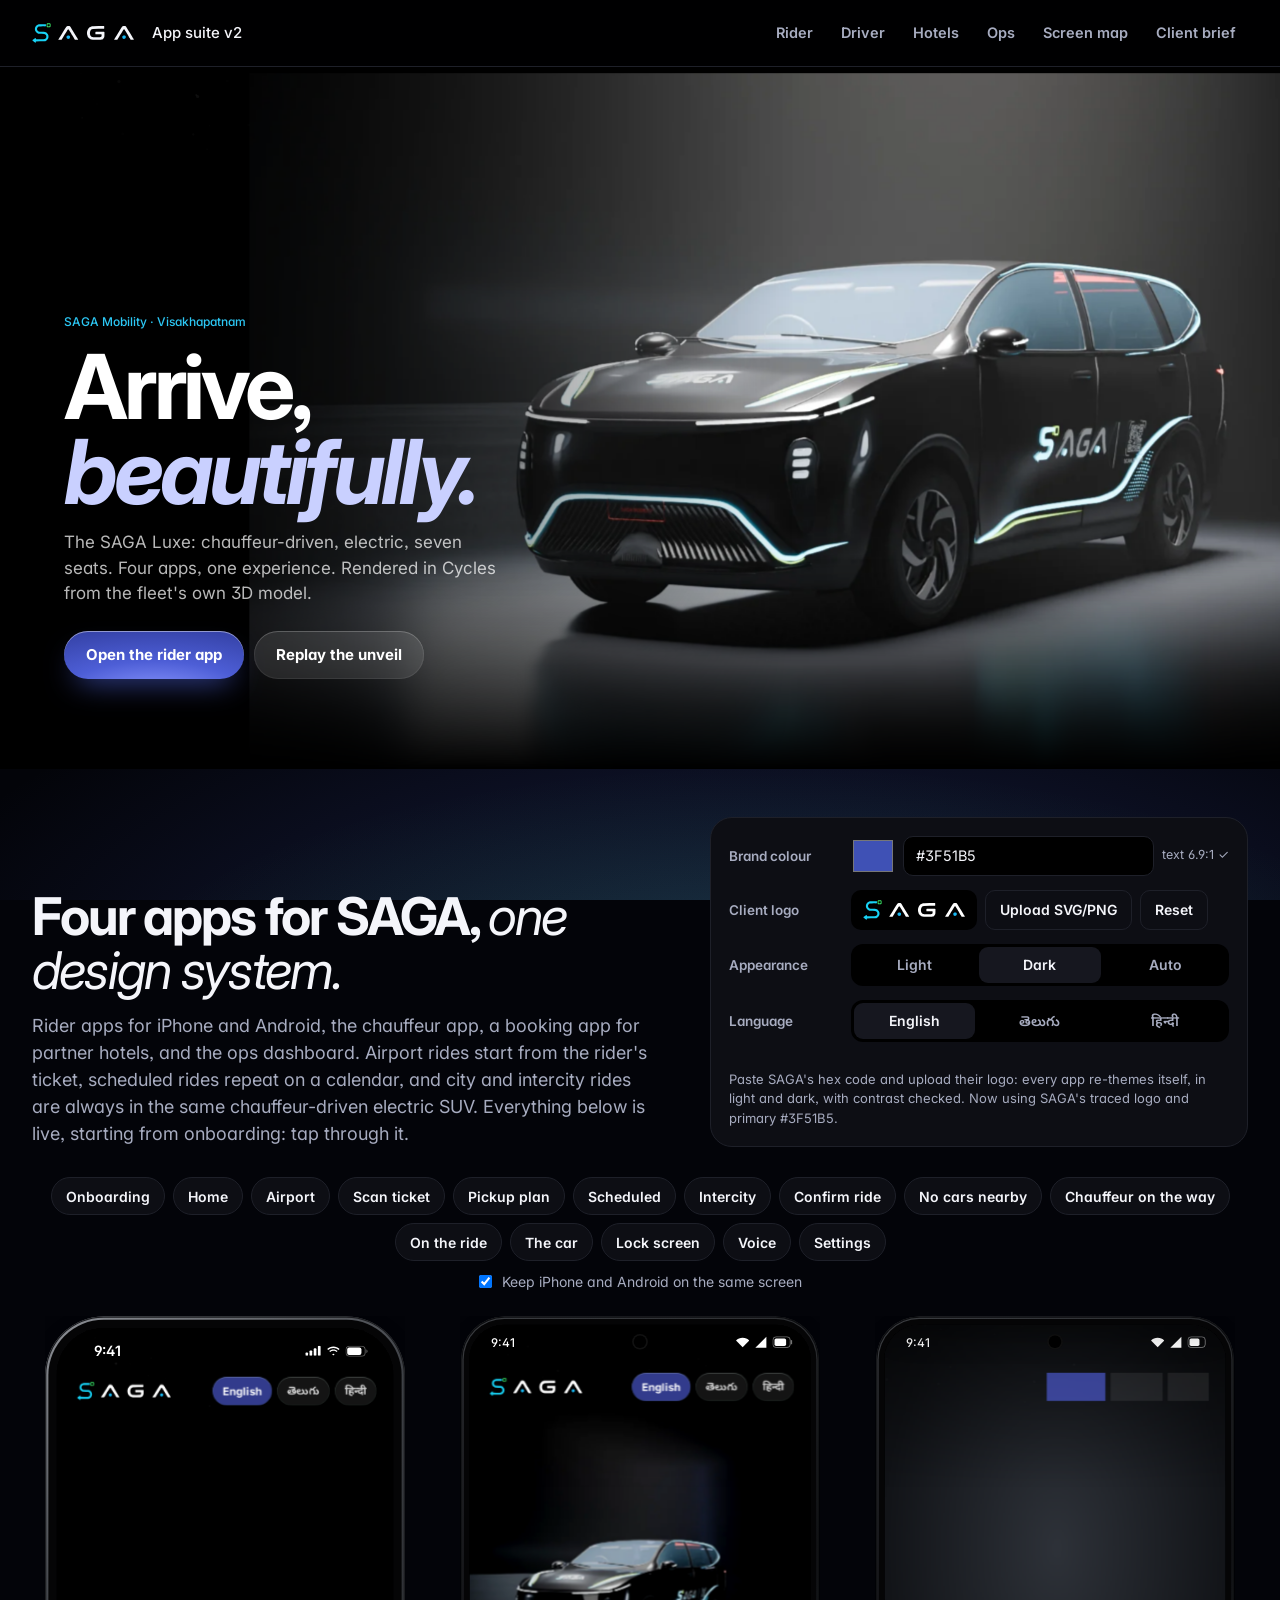
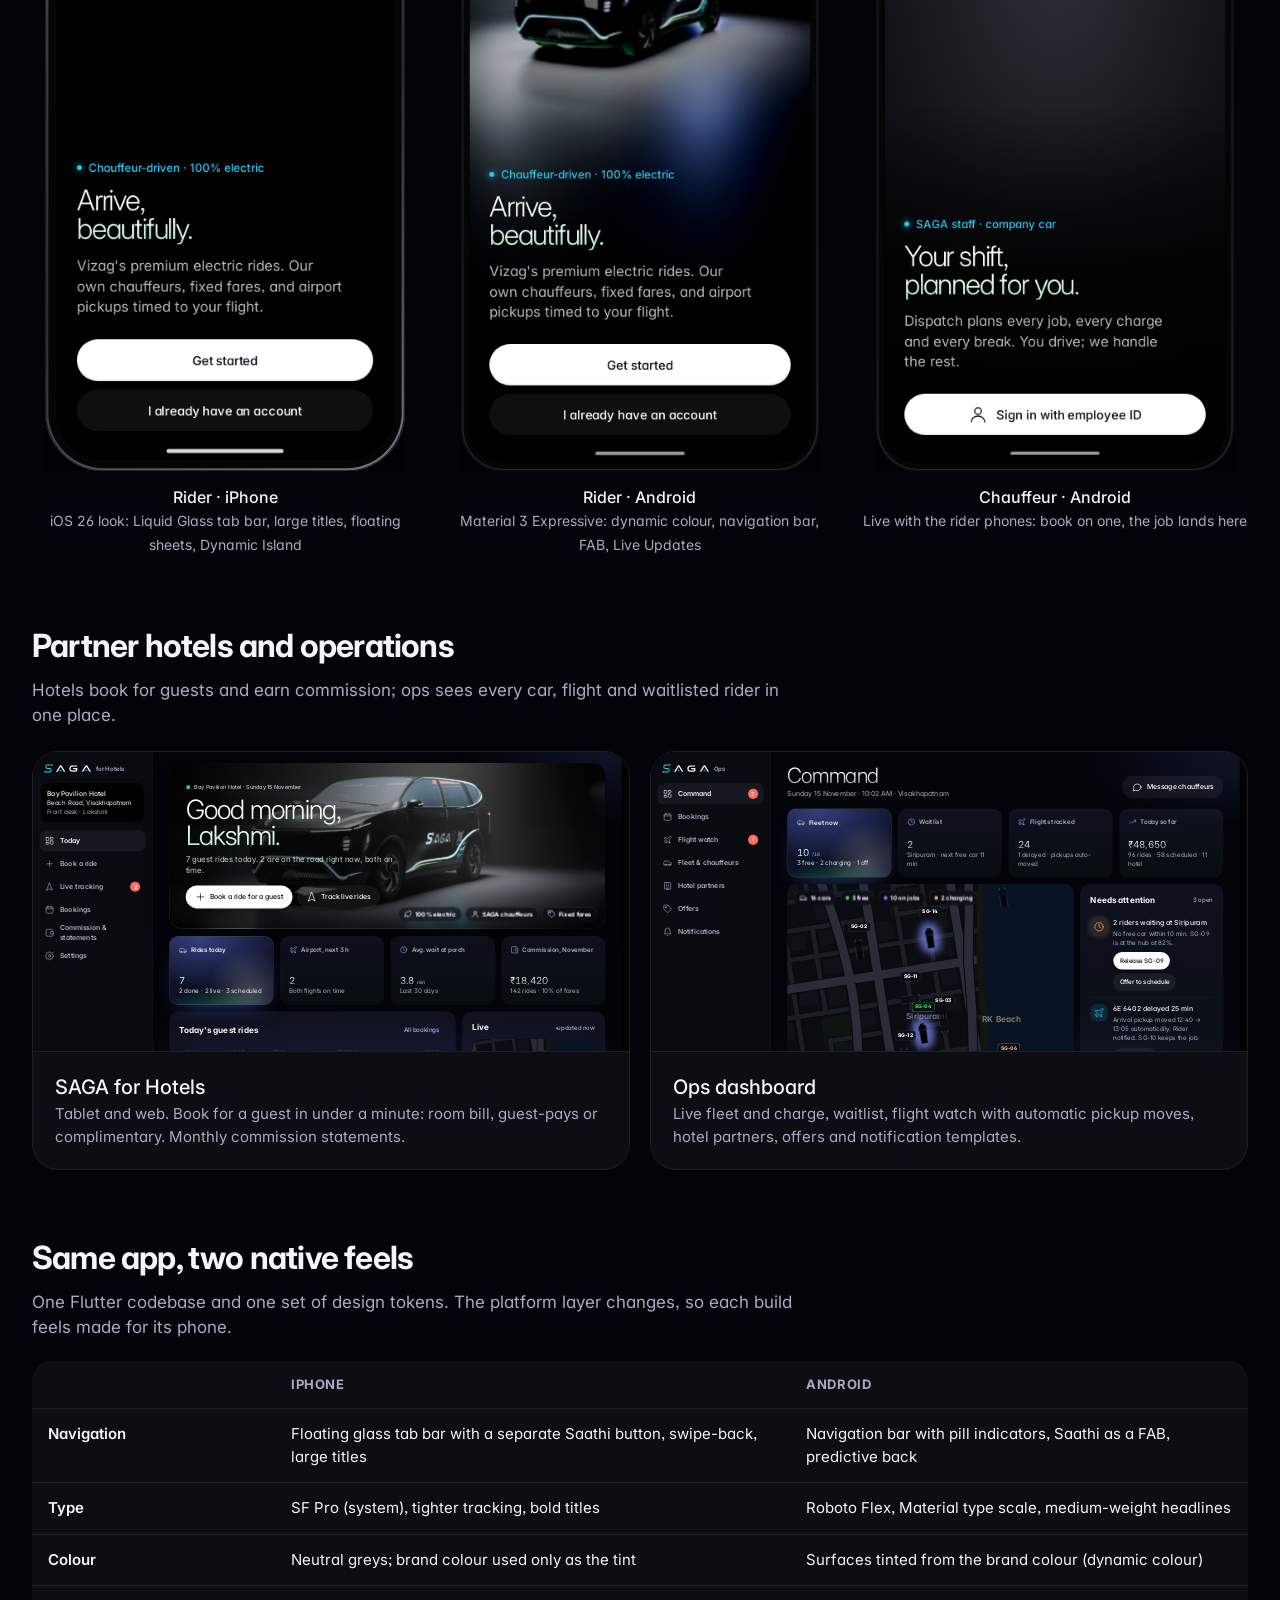
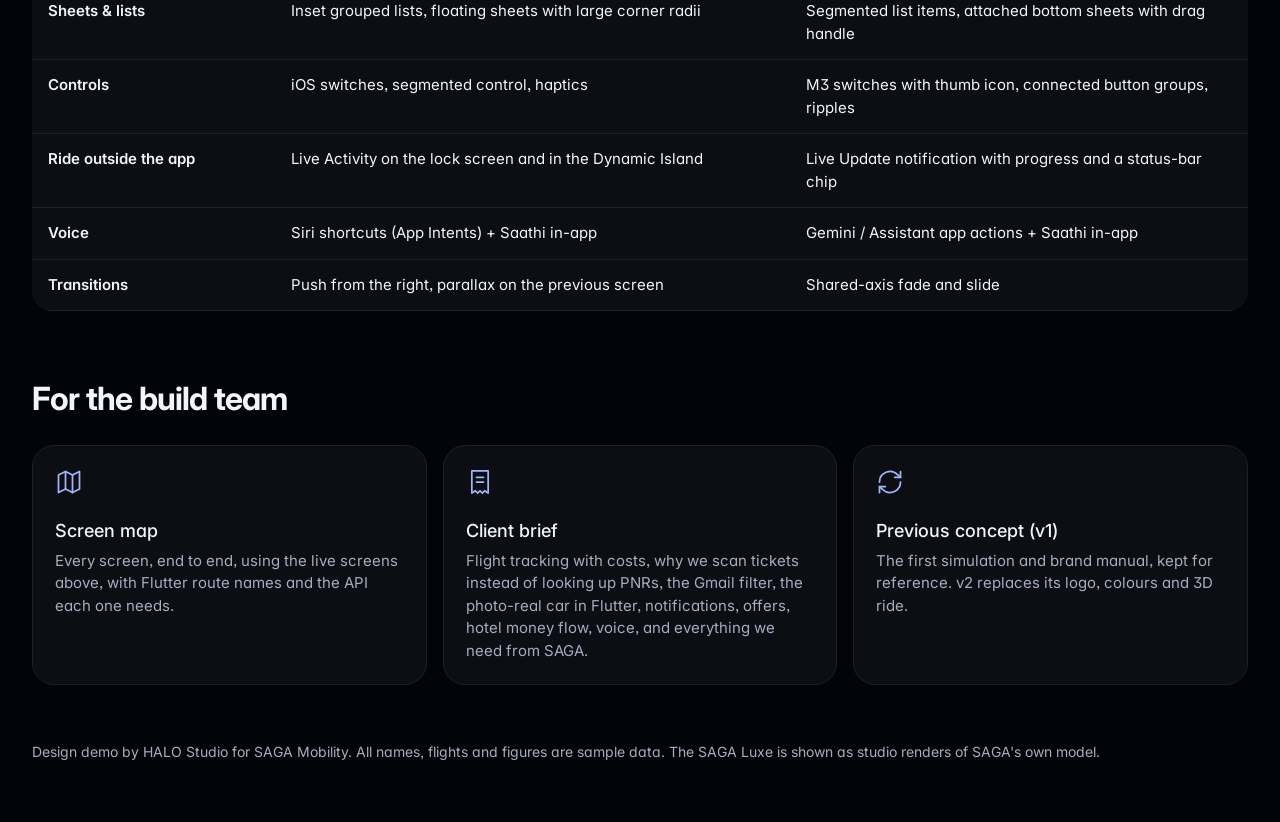
<file: index.html>
<!doctype html><html lang="en"><head><meta charset="utf-8"><meta name="viewport" content="width=device-width,initial-scale=1"><title>SAGA Mobility · App suite</title><meta http-equiv="refresh" content="0; url=v2/"><link rel="canonical" href="v2/"><script>location.replace("v2/" + location.hash)</script></head><body style="font-family:system-ui,sans-serif;padding:40px;background:#F2F2F7;color:#0A0A0C"><p>Opening the SAGA app suite… <a href="v2/">Continue</a> · <a href="v1.html">Previous concept (v1)</a></p></body></html>
</file>
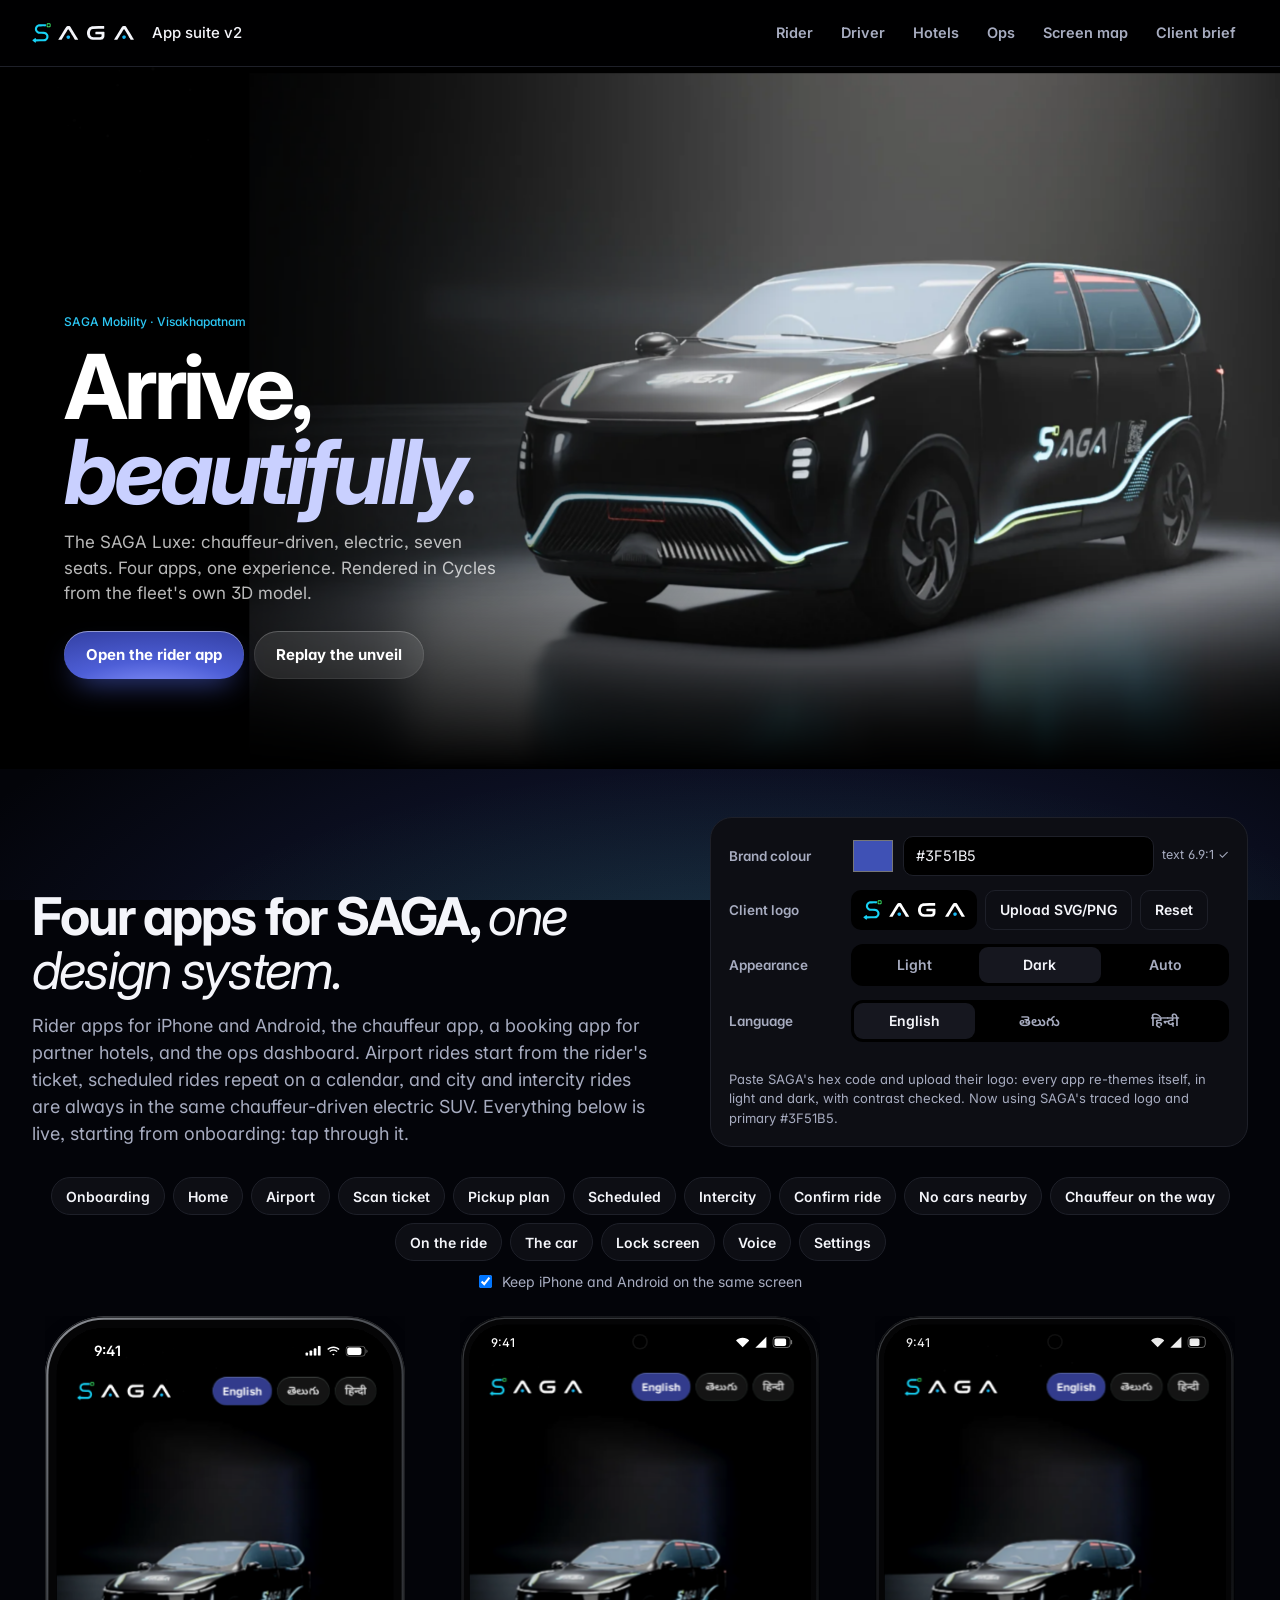
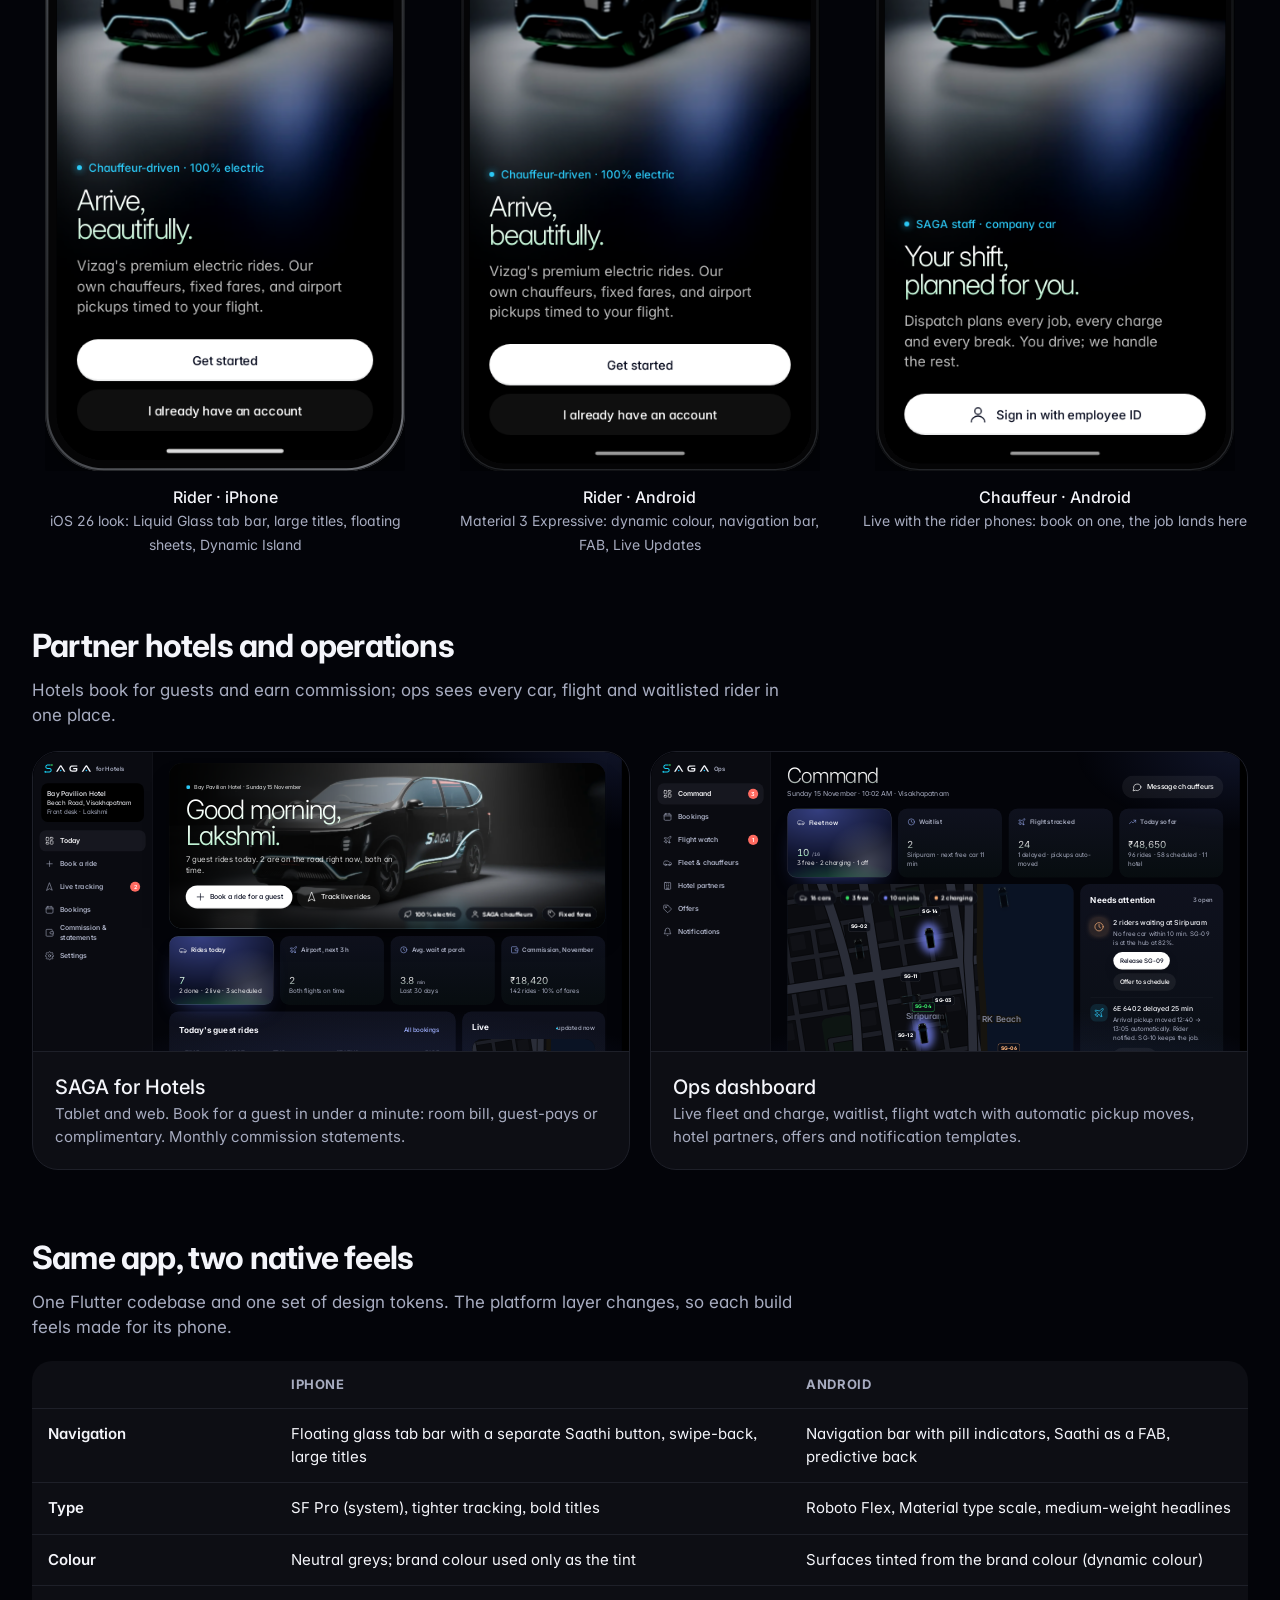
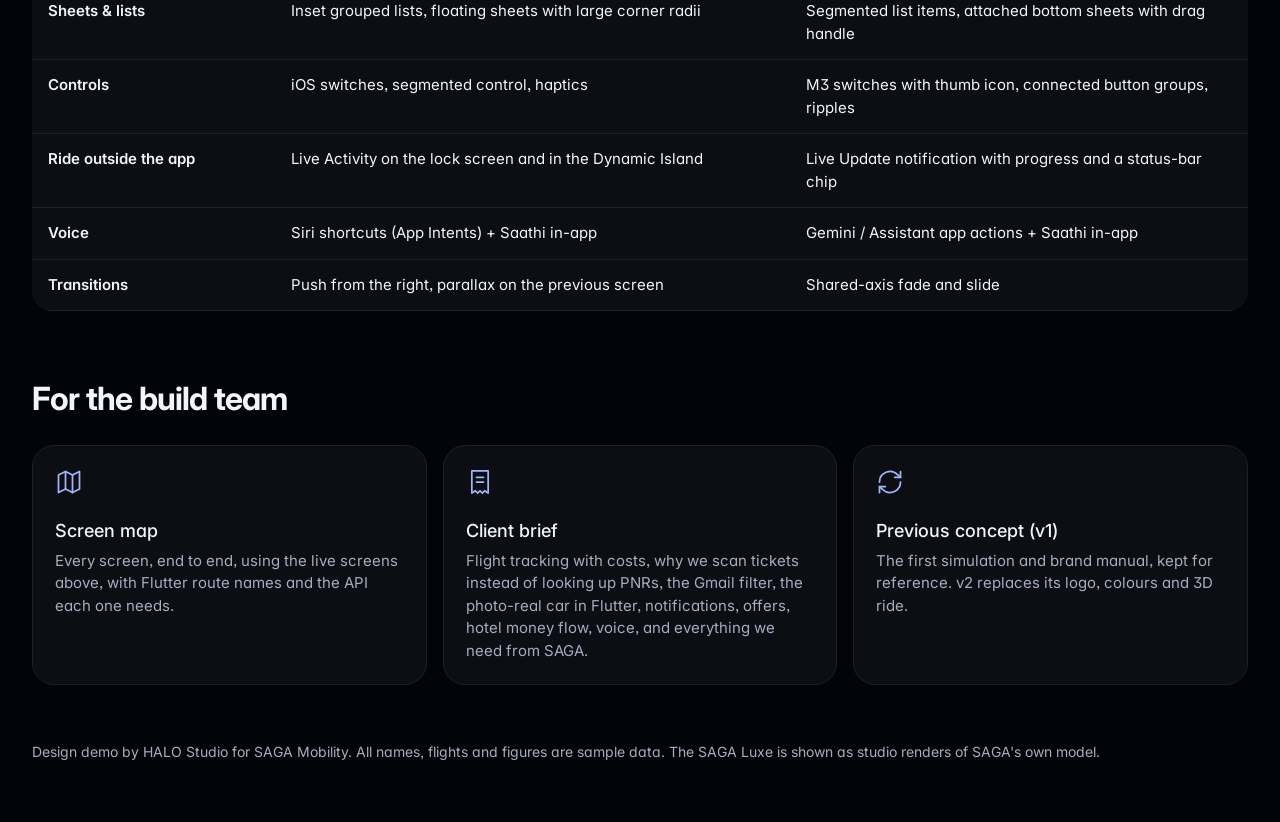
<file: v2/index.html>
<!doctype html>
<html lang="en">
<head>
<meta charset="utf-8">
<meta name="viewport" content="width=device-width,initial-scale=1">
<title>SAGA App Suite</title>
<link rel="preconnect" href="https://fonts.googleapis.com"><link rel="preconnect" href="https://fonts.gstatic.com" crossorigin>
<link href="https://fonts.googleapis.com/css2?family=Manrope:wght@400;500;600;700;800&family=Instrument+Serif:ital@0;1&family=Inter:wght@300;400;500;600;700&family=JetBrains+Mono:wght@400;500&family=Noto+Sans+Telugu:wght@400;500;600;700&family=Noto+Sans+Devanagari:wght@400;500;600;700&family=Noto+Serif+Telugu:wght@500;600&family=Noto+Serif+Devanagari:wght@500;600&display=swap" rel="stylesheet">
<link rel="stylesheet" href="core.css">
<style>
body{background:var(--bg);color:var(--fg);font-family:"Inter",system-ui,sans-serif;font-size:15.5px;line-height:1.5}
.top{position:sticky;top:0;z-index:20;display:flex;align-items:center;gap:18px;padding:14px 32px;background:color-mix(in srgb,var(--bg) 86%,transparent);backdrop-filter:blur(16px);-webkit-backdrop-filter:blur(16px);border-bottom:1px solid var(--hair)}
.top nav{display:flex;gap:4px;margin-left:auto;flex-wrap:wrap}
.top nav a{padding:8px 12px;border-radius:10px;text-decoration:none;font-weight:600;font-size:14.5px;color:var(--fg2)}
.top nav a:hover{background:var(--surface);color:var(--fg)}
.wrap{max-width:1440px;margin:0 auto;padding:0 32px}
.hero{padding:48px 0 24px;display:grid;grid-template-columns:1.2fr 1fr;gap:40px;align-items:end}
.hero h1{font-size:52px;line-height:1.04;font-weight:700;letter-spacing:-.035em}
.hero p{font-size:18px;color:var(--fg2);margin-top:14px;max-width:620px}
.ctrl{background:var(--surface);border:1px solid var(--hair);border-radius:22px;padding:18px;display:grid;gap:14px}
.ctrl .r{display:grid;grid-template-columns:110px 1fr;align-items:center;gap:12px}
.ctrl label{font-size:13.5px;font-weight:600;color:var(--fg2)}
.sw{display:flex;gap:4px;padding:3px;background:var(--bg);border-radius:12px}
.sw button{flex:1;height:36px;border-radius:9px;font-size:14px;font-weight:600;color:var(--fg2)}
.sw button.on{background:var(--surface2);color:var(--fg)}
[data-theme=light] .sw button.on{background:#fff;box-shadow:0 1px 4px rgba(0,0,0,.1)}
.hex{display:flex;gap:8px;align-items:center}
.hex input[type=color]{width:44px;height:40px;border:0;border-radius:10px;background:none;padding:0;cursor:pointer}
.hex input[type=text]{flex:1;height:40px;border-radius:10px;border:1px solid var(--hair);background:var(--bg);padding:0 12px;font-family:var(--mono);font-size:14.5px;min-width:0}
.hex .ok{font-size:12.5px;color:var(--fg2);white-space:nowrap}
.file{display:flex;gap:8px;align-items:center}
.file .pv{height:40px;min-width:90px;padding:0 12px;border-radius:10px;background:var(--stage);color:#fff;display:flex;align-items:center;justify-content:center}
.file .pv .logo-img{height:22px}.file .pv .wordmark{font-size:14px;color:#fff}
.file button,.file label.up{height:40px;padding:0 14px;border-radius:10px;border:1px solid var(--hair);font-weight:600;font-size:14px;display:inline-flex;align-items:center;gap:6px;cursor:pointer;color:var(--fg)}
.stage3{display:grid;grid-template-columns:repeat(3,1fr);gap:28px;padding:24px 0 10px;align-items:start}
.ph{display:flex;flex-direction:column;align-items:center;gap:14px}
.ph iframe{border:0;width:100%;max-width:360px;aspect-ratio:430/902;background:transparent}
.ph .cap{text-align:center}
.ph .cap b{display:block;font-size:16px}.ph .cap span{font-size:14px;color:var(--fg2)}
.jump{display:flex;gap:8px;flex-wrap:wrap;justify-content:center;padding:6px 0 4px}
.jump button{height:38px;padding:0 14px;border-radius:19px;border:1px solid var(--hair);font-size:14px;font-weight:600;background:var(--surface)}
.jump button:hover{border-color:var(--accent);color:var(--accent-ink)}
.mirror{display:flex;align-items:center;gap:10px;justify-content:center;font-size:14px;color:var(--fg2);margin-top:6px}
.sec{padding:56px 0 8px}
.sec h2{font-size:32px;font-weight:700;letter-spacing:-.025em}
.sec>p{color:var(--fg2);font-size:17px;margin-top:8px;max-width:780px}
.cards{display:grid;grid-template-columns:repeat(2,1fr);gap:20px;margin-top:22px}
.app{background:var(--surface);border:1px solid var(--hair);border-radius:26px;overflow:hidden;display:flex;flex-direction:column;text-decoration:none;color:inherit}
.app .shot{position:relative;height:300px;overflow:hidden;background:var(--bg);border-bottom:1px solid var(--hair)}
.app .shot iframe{position:absolute;left:0;top:0;width:1280px;height:820px;border:0;transform:scale(.46);transform-origin:0 0;pointer-events:none}
.app .tx{padding:20px 22px}
.app .tx b{font-size:20px;display:block}.app .tx span{color:var(--fg2);font-size:15px}
.diff{width:100%;border-collapse:collapse;margin-top:20px;font-size:15px;background:var(--surface);border-radius:20px;overflow:hidden}
.diff th,.diff td{text-align:left;padding:14px 16px;border-bottom:1px solid var(--hair);vertical-align:top}
.diff th{font-size:13px;letter-spacing:.04em;text-transform:uppercase;color:var(--fg2)}
.diff td:first-child{font-weight:600;width:20%}
.docs{display:grid;grid-template-columns:repeat(3,1fr);gap:16px;margin-top:22px}
.doc{padding:22px;border-radius:22px;border:1px solid var(--hair);background:var(--surface);text-decoration:none;color:inherit;display:flex;flex-direction:column;gap:6px}
.doc .ic{color:var(--accent-ink);width:28px;height:28px}
.doc b{font-size:18px;margin-top:8px}.doc span{color:var(--fg2);font-size:15px}
footer{padding:48px 0 60px;color:var(--fg2);font-size:14px}
@media (max-width:1100px){.stage3{grid-template-columns:1fr 1fr}.hero{grid-template-columns:1fr}.docs{grid-template-columns:1fr}}
@media (max-width:760px){.wrap{padding:0 16px}.top{padding:12px 16px}.top nav{display:none}.hero h1{font-size:36px}.stage3,.cards{grid-template-columns:1fr}.ctrl .r{grid-template-columns:1fr}.diff{font-size:14px}.diff td,.diff th{padding:10px}}
</style>
<link rel="stylesheet" href="ds.css?v=70">
<style>
.expo{position:relative;height:min(78vh,760px);min-height:520px;background:#000;overflow:hidden}
.expo .stg{position:absolute;inset:0;--camY:4%;--camX:22%}
.expo-shade{position:absolute;inset:0;pointer-events:none;background:linear-gradient(90deg,rgba(0,0,0,.85) 0%,rgba(0,0,0,.35) 40%,rgba(0,0,0,0) 62%),linear-gradient(180deg,rgba(0,0,0,0) 70%,var(--bg))}
.expo-copy{position:absolute;left:clamp(16px,5vw,64px);bottom:clamp(40px,10vh,110px);max-width:min(460px,42vw);color:#fff;z-index:2}
.expo-h{font-family:var(--serif);font-weight:400;font-size:clamp(52px,7vw,96px);line-height:.95;letter-spacing:-.015em;margin-top:12px}
.expo-h em{color:#C9D0FF}
.expo-copy p{color:rgba(255,255,255,.72);font-size:17px;margin-top:16px;max-width:440px}
.expo-cta{display:flex;gap:10px;margin-top:24px;flex-wrap:wrap}
.expo-cta a,.expo-cta button{height:48px;padding:0 22px;border-radius:24px;display:inline-flex;align-items:center;font-weight:700;font-size:15px;color:#fff;text-decoration:none}
.expo-cta a{background:radial-gradient(120% 160% at 50% 130%,#8A96FF,#4D5ED6 42%,#2E3A99);box-shadow:inset 0 1px 0 rgba(255,255,255,.45),0 14px 30px -12px rgba(63,81,181,.9)}
.expo-cta button{background:rgba(255,255,255,.1);box-shadow:inset 0 1px 0 rgba(255,255,255,.16),inset 0 0 0 1px rgba(255,255,255,.07)}
@media (max-width:700px){.expo-shade{background:linear-gradient(180deg,rgba(0,0,0,0) 30%,rgba(0,0,0,.9) 75%,var(--bg))}.expo .stg{--camY:-12%;--camX:0%}}
</style>
</head>
<body>
<header class="top"><span id="logo"></span><b style="font-size:15px">App suite v2</b>
  <nav><a href="rider.html">Rider</a><a href="driver.html">Driver</a><a href="hotel.html">Hotels</a><a href="ops.html">Ops</a><a href="screens.html">Screen map</a><a href="brief.html">Client brief</a></nav>
</header>
<section class="expo"><div class="stg" id="expo"></div><div class="expo-shade"></div>
  <div class="expo-copy"><span class="eyebrow" style="color:#2CC8F5">SAGA Mobility · Visakhapatnam</span><h1 class="expo-h">Arrive,<br><em>beautifully.</em></h1><p>The SAGA Luxe: chauffeur-driven, electric, seven seats. Four apps, one experience. Rendered in Cycles from the fleet's own 3D model.</p><div class="expo-cta"><a href="rider.html">Open the rider app</a><button id="replay">Replay the unveil</button></div></div>
</section>
<div class="wrap">
  <section class="hero">
    <div>
      <h1>Four apps for SAGA, <em style="font-family:var(--serif);font-weight:400;font-style:italic">one design system.</em></h1>
      <p>Rider apps for iPhone and Android, the chauffeur app, a booking app for partner hotels, and the ops dashboard. Airport rides start from the rider's ticket, scheduled rides repeat on a calendar, and city and intercity rides are always in the same chauffeur-driven electric SUV. Everything below is live, starting from onboarding: tap through it.</p>
    </div>
    <div class="ctrl">
      <div class="r"><label>Brand colour</label><div class="hex"><input type="color" id="hexc"><input type="text" id="hext" spellcheck="false" aria-label="Client hex code"><span class="ok" id="hexok"></span></div></div>
      <div class="r"><label>Client logo</label><div class="file"><span class="pv" id="logopv"></span><label class="up">Upload SVG/PNG<input type="file" id="logof" accept="image/svg+xml,image/png,image/webp" hidden></label><button id="logox">Reset</button></div></div>
      <div class="r"><label>Appearance</label><div class="sw" id="sw-theme"></div></div>
      <div class="r"><label>Language</label><div class="sw" id="sw-lang"></div></div>
      <p style="font-size:13px;color:var(--fg2)">Paste SAGA's hex code and upload their logo: every app re-themes itself, in light and dark, with contrast checked. Now using SAGA's traced logo and primary #3F51B5.</p>
    </div>
  </section>

  <div class="jump" id="jump"></div>
  <label class="mirror"><input type="checkbox" id="mirror" checked> Keep iPhone and Android on the same screen</label>
  <section class="stage3">
    <div class="ph"><iframe id="f-ios" title="Rider app on iPhone" src="rider.html?b71&os=ios&embed=1"></iframe><div class="cap"><b>Rider · iPhone</b><span>iOS 26 look: Liquid Glass tab bar, large titles, floating sheets, Dynamic Island</span></div></div>
    <div class="ph"><iframe id="f-and" title="Rider app on Android" src="rider.html?b71&os=android&embed=1"></iframe><div class="cap"><b>Rider · Android</b><span>Material 3 Expressive: dynamic colour, navigation bar, FAB, Live Updates</span></div></div>
    <div class="ph"><iframe id="f-drv" title="Driver app" src="driver.html?b71&embed=1"></iframe><div class="cap"><b>Chauffeur · Android</b><span>Live with the rider phones: book on one, the job lands here</span></div></div>
  </section>

  <section class="sec">
    <h2>Partner hotels and operations</h2>
    <p>Hotels book for guests and earn commission; ops sees every car, flight and waitlisted rider in one place.</p>
    <div class="cards">
      <a class="app" href="hotel.html"><div class="shot"><iframe title="Hotel app preview" src="hotel.html" loading="lazy" tabindex="-1"></iframe></div><div class="tx"><b>SAGA for Hotels</b><span>Tablet and web. Book for a guest in under a minute: room bill, guest-pays or complimentary. Monthly commission statements.</span></div></a>
      <a class="app" href="ops.html"><div class="shot"><iframe title="Ops dashboard preview" src="ops.html" loading="lazy" tabindex="-1"></iframe></div><div class="tx"><b>Ops dashboard</b><span>Live fleet and charge, waitlist, flight watch with automatic pickup moves, hotel partners, offers and notification templates.</span></div></a>
    </div>
  </section>

  <section class="sec">
    <h2>Same app, two native feels</h2>
    <p>One Flutter codebase and one set of design tokens. The platform layer changes, so each build feels made for its phone.</p>
    <table class="diff"><thead><tr><th></th><th>iPhone</th><th>Android</th></tr></thead><tbody>
      <tr><td>Navigation</td><td>Floating glass tab bar with a separate Saathi button, swipe-back, large titles</td><td>Navigation bar with pill indicators, Saathi as a FAB, predictive back</td></tr>
      <tr><td>Type</td><td>SF Pro (system), tighter tracking, bold titles</td><td>Roboto Flex, Material type scale, medium-weight headlines</td></tr>
      <tr><td>Colour</td><td>Neutral greys; brand colour used only as the tint</td><td>Surfaces tinted from the brand colour (dynamic colour)</td></tr>
      <tr><td>Sheets & lists</td><td>Inset grouped lists, floating sheets with large corner radii</td><td>Segmented list items, attached bottom sheets with drag handle</td></tr>
      <tr><td>Controls</td><td>iOS switches, segmented control, haptics</td><td>M3 switches with thumb icon, connected button groups, ripples</td></tr>
      <tr><td>Ride outside the app</td><td>Live Activity on the lock screen and in the Dynamic Island</td><td>Live Update notification with progress and a status-bar chip</td></tr>
      <tr><td>Voice</td><td>Siri shortcuts (App Intents) + Saathi in-app</td><td>Gemini / Assistant app actions + Saathi in-app</td></tr>
      <tr><td>Transitions</td><td>Push from the right, parallax on the previous screen</td><td>Shared-axis fade and slide</td></tr>
    </tbody></table>
  </section>

  <section class="sec">
    <h2>For the build team</h2>
    <div class="docs">
      <a class="doc" href="screens.html"><span id="i1"></span><b>Screen map</b><span>Every screen, end to end, using the live screens above, with Flutter route names and the API each one needs.</span></a>
      <a class="doc" href="brief.html"><span id="i2"></span><b>Client brief</b><span>Flight tracking with costs, why we scan tickets instead of looking up PNRs, the Gmail filter, the photo-real car in Flutter, notifications, offers, hotel money flow, voice, and everything we need from SAGA.</span></a>
      <a class="doc" href="../v1.html"><span id="i3"></span><b>Previous concept (v1)</b><span>The first simulation and brand manual, kept for reference. v2 replaces its logo, colours and 3D ride.</span></a>
    </div>
  </section>
  <footer>Design demo by HALO Studio for SAGA Mobility. All names, flights and figures are sample data. The SAGA Luxe is shown as studio renders of SAGA's own model.</footer>
</div>
<script src="core.js?v=35"></script><script src="stage.js?v=10"></script><script>addEventListener("DOMContentLoaded",()=>{const st=SagaStage.unveil(document.getElementById("expo"),{set:"l"});document.getElementById("replay").onclick=()=>st.play();});</script>
<script>
(function () {
const S = SAGA; S.state.os = "web"; S.apply();
const $ = q => document.querySelector(q), I = S.icon;
$("#i1").innerHTML = I("map"); $("#i2").innerHTML = I("receipt"); $("#i3").innerHTML = I("refresh");
const SCREENS = [["welcome", "Onboarding"], ["home", "Home"], ["airport", "Airport"], ["scan", "Scan ticket"], ["flight", "Pickup plan"], ["schedule", "Scheduled"], ["intercity", "Intercity"], ["options", "Confirm ride"], ["nocars", "No cars nearby"], ["assigned", "Chauffeur on the way"], ["onride", "On the ride"], ["vehicle", "The car"], ["lock", "Lock screen"], ["voicecfg", "Voice"], ["account", "Settings"]];
$("#jump").innerHTML = SCREENS.map(([id, t]) => `<button data-j="${id}">${t}</button>`).join("");
const fi = $("#f-ios"), fa = $("#f-and");
const send = (f, msg) => { try { f.contentWindow.postMessage(msg, "*"); } catch (e) {} };
document.addEventListener("click", e => { const j = e.target.closest("[data-j]"); if (j) { send(fi, { saga: "go", id: j.dataset.j }); send(fa, { saga: "go", id: j.dataset.j, mirror: $("#mirror").checked }); } });
const last = { ios: null, android: null };
addEventListener("message", e => {
  const d = e.data || {};
  if (d.saga === "nav" && d.app === "rider") {
    last[d.os] = d.id;
    if ($("#mirror").checked && d.lead) { const other = d.os === "ios" ? "android" : "ios"; if (last[other] !== d.id) { last[other] = d.id; send(other === "ios" ? fi : fa, { saga: "go", id: d.id, instant: false, mirror: true }); } }
  }
  if (d.saga === "state") S.set(d.patch, true);
});
function controls() {
  $("#logo").innerHTML = S.logo();
  $("#logopv").innerHTML = S.logo();
  $("#hexc").value = S.state.hex; $("#hext").value = S.state.hex.toUpperCase();
  const t = S.tokens("ios", "light", S.state.hex), c = S.contrast(t.accent, t.onAccent).toFixed(1);
  $("#hexok").textContent = `text ${c}:1 ${c >= 4.5 ? "✓" : "· low"}`;
  $("#sw-theme").innerHTML = ["light", "dark", "system"].map(v => `<button class="${S.state.theme === v ? "on" : ""}" data-t="${v}">${v === "system" ? "Auto" : v[0].toUpperCase() + v.slice(1)}</button>`).join("");
  $("#sw-lang").innerHTML = S.LANGS.map(l => `<button class="${S.state.lang === l.id ? "on" : ""}" data-l="${l.id}">${l.native}</button>`).join("");
}
document.addEventListener("click", e => { const t = e.target.closest("[data-t]"), l = e.target.closest("[data-l]"); if (t) S.set({ theme: t.dataset.t }); if (l) S.set({ lang: l.dataset.l }); });
const setHex = v => { v = v.trim(); if (!v.startsWith("#")) v = "#" + v; if (/^#[0-9a-f]{6}$/i.test(v)) S.set({ hex: v.toUpperCase() }); };
$("#hexc").addEventListener("input", e => setHex(e.target.value));
$("#hext").addEventListener("change", e => setHex(e.target.value));
$("#logof").addEventListener("change", e => { const f = e.target.files[0]; if (!f) return; const r = new FileReader(); r.onload = () => S.set({ logo: r.result }); r.readAsDataURL(f); });
$("#logox").addEventListener("click", () => S.set({ logo: null }));
S.onChange(() => { S.state.os = "web"; S.apply(); controls(); });
controls();
})();
</script>
<script>/* always load the newest app build inside the suite */(()=>{const T=Date.now();const fix=f=>{if(f.dataset.st)return;const a=f.getAttribute("src");if(!a||!/(rider|driver|hotel|ops|screens).html/.test(a))return;f.dataset.st=1;f.src=a+(a.includes("?")?"&":"?")+"t="+T;};const run=()=>document.querySelectorAll("iframe").forEach(fix);run();new MutationObserver(run).observe(document.documentElement,{childList:true,subtree:true});})();</script></body>
</html>
</file>
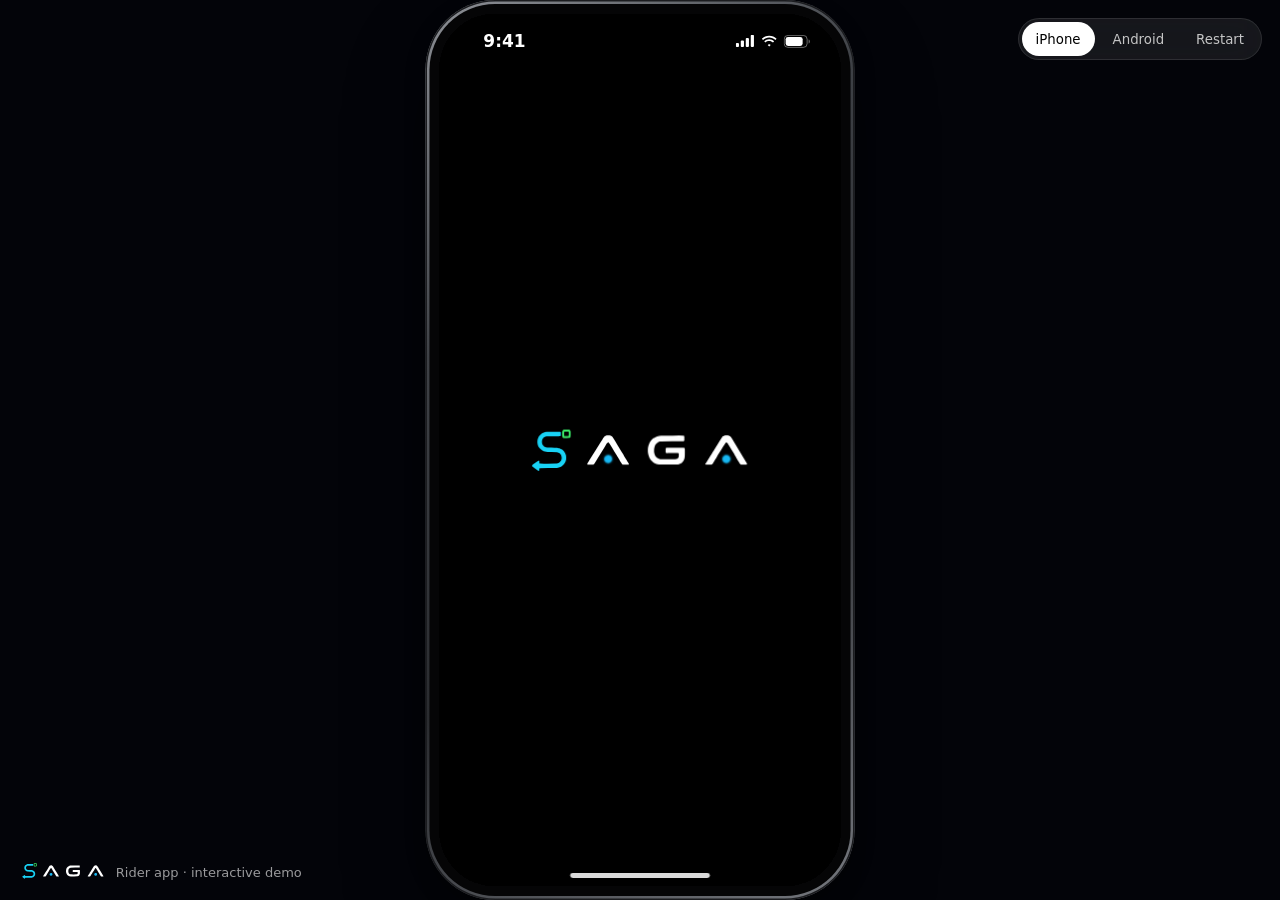
<file: app.html>
<!doctype html>
<html lang="en">
<head>
<meta charset="utf-8">
<meta name="viewport" content="width=device-width,initial-scale=1,maximum-scale=1,user-scalable=no,viewport-fit=cover,shrink-to-fit=no">
<title>SAGA</title>
<meta name="description" content="SAGA Mobility · rider app (interactive demo)">
<meta name="apple-mobile-web-app-capable" content="yes">
<meta name="mobile-web-app-capable" content="yes">
<meta name="apple-mobile-web-app-status-bar-style" content="black-translucent">
<meta name="apple-mobile-web-app-title" content="SAGA">
<meta name="application-name" content="SAGA">
<meta name="theme-color" content="#000000">
<meta name="format-detection" content="telephone=no">
<link rel="apple-touch-icon" id="ati">
<link rel="icon" id="fav">
<style>
  html,body{margin:0;height:100%;background:#000;overflow:hidden;overscroll-behavior:none;-webkit-tap-highlight-color:transparent;-webkit-text-size-adjust:100%}
  body{font-family:-apple-system,BlinkMacSystemFont,"Segoe UI",Inter,Roboto,system-ui,sans-serif;color:#fff;touch-action:manipulation}
  /* the stage clips the oversized frame, so the page itself never grows wider than the screen (iOS would zoom out) */
  #stage{position:fixed;left:0;top:0;width:100vw;height:100vh;height:100dvh;overflow:hidden;contain:strict;background:#000}
  #app{position:absolute;border:0;display:block;background:#000;opacity:0;transition:opacity .6s ease}
  /* covers the demo's own "9:41" bar where the phone's real status bar sits */
  #sbar{position:fixed;left:0;right:0;top:0;height:env(safe-area-inset-top);background:#000;z-index:4;pointer-events:none}
  #app.on{opacity:1}
  #probe{position:fixed;top:0;left:0;width:0;height:0;padding-top:env(safe-area-inset-top);padding-bottom:env(safe-area-inset-bottom);visibility:hidden;pointer-events:none}
  /* splash: the SAGA logo while the app loads */
  #splash{position:fixed;inset:0;z-index:5;display:flex;flex-direction:column;align-items:center;justify-content:center;gap:28px;background:radial-gradient(70% 40% at 50% 100%,rgba(63,81,181,.35),transparent 70%),#000;transition:opacity .6s ease,visibility .6s}
  #splash.out{opacity:0;visibility:hidden}
  #splash svg{width:min(52vw,260px);height:auto;color:#fff}
  #splash .bar{width:120px;height:3px;border-radius:2px;background:rgba(255,255,255,.12);overflow:hidden}
  #splash .bar i{display:block;height:100%;width:40%;border-radius:2px;background:linear-gradient(90deg,#3F51B5,#18D2F5);animation:run 1.2s ease-in-out infinite}
  @keyframes run{from{transform:translateX(-100%)}to{transform:translateX(260%)}}
  /* laptop / tablet presentation controls */
  #ctl{position:fixed;top:18px;right:18px;z-index:6;display:none;gap:4px;padding:4px;border-radius:22px;background:rgba(255,255,255,.08);box-shadow:inset 0 0 0 1px rgba(255,255,255,.1);backdrop-filter:blur(16px);-webkit-backdrop-filter:blur(16px)}
  #ctl button{height:34px;padding:0 14px;border:0;border-radius:17px;background:none;color:rgba(255,255,255,.75);font:600 13px/1 inherit;font-family:inherit;cursor:pointer}
  #ctl button.on{background:#fff;color:#000}
  #ctl button:hover:not(.on){color:#fff}
  #cap{position:fixed;left:22px;bottom:18px;z-index:6;display:none;align-items:center;gap:12px;color:rgba(255,255,255,.6);font-size:13px}
  #cap svg{height:16px;width:auto;color:#fff}
  body.desk #ctl,body.desk #cap{display:flex}
  /* "add to home screen" hint, phones in a normal browser tab only */
  #hint{position:fixed;left:12px;right:12px;bottom:calc(12px + env(safe-area-inset-bottom));z-index:7;display:none;align-items:center;gap:12px;padding:14px 14px 14px 16px;border-radius:20px;background:rgba(20,21,30,.92);box-shadow:inset 0 0 0 1px rgba(255,255,255,.1),0 20px 40px rgba(0,0,0,.6);backdrop-filter:blur(20px);-webkit-backdrop-filter:blur(20px);font-size:14px;line-height:1.35;animation:up .5s ease both}
  #hint.on{display:flex}
  #hint b{display:block;font-size:15px;margin-bottom:2px}
  #hint .ic{width:40px;height:40px;border-radius:10px;flex:none;background-size:cover}
  #hint .grow{flex:1;color:rgba(255,255,255,.75)}
  #hint button{border:0;border-radius:14px;height:36px;padding:0 14px;font:700 13px/1 inherit;font-family:inherit;cursor:pointer}
  #hint .go{background:#fff;color:#000}
  #hint .x{background:rgba(255,255,255,.1);color:#fff;width:36px;padding:0}
  @keyframes up{from{transform:translateY(30px);opacity:0}to{transform:none;opacity:1}}
</style>
</head>
<body>
<div id="probe"></div>
<div id="stage"><iframe id="app" title="SAGA rider app" scrolling="no" allow="microphone; camera; geolocation; clipboard-write; fullscreen; autoplay" referrerpolicy="no-referrer-when-downgrade"></iframe></div>
<div id="sbar"></div>

<div id="splash"><span id="slogo"></span><div class="bar"><i></i></div></div>

<div id="ctl" role="group" aria-label="Demo controls">
  <button data-os="ios">iPhone</button><button data-os="android">Android</button><button id="restart">Restart</button>
</div>
<div id="cap"><span id="clogo"></span><span>Rider app · interactive demo</span></div>

<div id="hint" role="dialog" aria-label="Add SAGA to your home screen">
  <span class="ic" id="hic"></span>
  <span class="grow" id="htext"></span>
  <button class="go" id="hinstall" hidden>Install</button>
  <button class="x" id="hclose" aria-label="Close">✕</button>
</div>

<script>
/* SAGA rider app wrapper.
   Loads the live simulation and presents it like an installed app:
   - Phone: the demo's phone bezel and fake status bar are cropped away, so the app fills the screen
     under the phone's real status bar. Screen transitions stay on.
   - Laptop / tablet: the phone is shown on a dark stage, with iPhone / Android and Restart controls.
   Add-to-home-screen needs this file to be opened from a web address (https), not as a downloaded file. */
(function () {
  const APP = "https://halotechstudio.github.io/client-saga-mobility-demo/v2/rider.html";
  // demo frame geometry in the live app (design px): device size, bezel inset, screen size, status-bar height
  const DEV = {
    ios:     { dw: 430, dh: 902, inset: 14, sw: 402, sh: 874, sb: 54 },
    android: { dw: 432, dh: 912, inset: 10, sw: 412, sh: 892, sb: 42 }
  };
  const LOGO = '<svg viewBox="6 8 1216 238" role="img" aria-label="SAGA"><path fill="#18D2F5" d="M86.6 23.8Q90.1 23 95.1 22.7Q100 22.4 132.5 22.4Q165 22.4 167 22.5Q169 22.6 170.2 23.3L171.5 24L171.9 26.5Q172.4 29 172.2 36Q172 43 171.6 44.5L171.2 46L170.1 46.6Q169 47.3 166 47.9Q163 48.5 152.5 48.1Q142 47.8 134.5 48.1Q127 48.5 110 48.5Q93 48.5 91 48.8Q89 49.1 86 50.3Q83 51.5 80.1 53.3Q77.2 55 74.6 57.6Q72 60.2 70.3 63.1Q68.5 66 67.3 69Q66.1 72 65.9 78.5Q65.8 85 67.2 89.5Q68.5 94 70.8 97.4Q73 100.9 77 104Q81 107.2 84.5 108.9Q88 110.5 95 111.4Q102 112.3 110 112.1Q118 111.9 119.5 112.2Q121 112.4 136 112.5L151 112.6L151.5 113Q152 113.4 156.5 114.1Q161 114.7 162.5 115.5Q164 116.3 165 116.4Q166 116.5 167.5 117.5Q169 118.4 170 118.5Q171 118.6 176.5 122.1Q182 125.7 185.2 128.8Q188.4 132 190.4 134.5Q192.4 137 193.9 139.5Q195.4 142 197.5 146.5Q199.5 151 200.4 154Q201.2 157 201.7 160.5Q202.1 164 202.2 168.5Q202.3 173 201.9 177.5Q201.5 182 200.8 183Q200.2 184 199.8 186.5Q199.4 189 197.5 193Q195.5 197 192.4 201.5Q189.3 206 185.6 209.7Q182 213.4 177.5 216.3Q173 219.1 169.5 220.8Q166 222.5 161 223.9Q156 225.3 151.5 225.9Q147 226.4 101.5 226.5Q56 226.6 54.5 227.5Q53 228.3 52 229.7L51 231L51.2 235Q51.5 239 50.9 240.5L50.3 242L49.6 242.4Q49 242.7 47.5 242.6Q46 242.4 29 230.3Q12 218.2 11.1 217.1Q10.3 216 10 215Q9.7 214 10 213Q10.3 212 11.7 210.5Q13 209 29 197.4Q45 185.7 47 185.4L49 185.1L50.2 186.1L51.3 187L51.4 192.5Q51.5 198 52.3 199.2Q53 200.3 55 201.2Q57 202.1 95.5 202.1Q134 202.1 142 201.7Q150 201.3 155 199.8Q160 198.2 163.5 195.7Q167 193.2 170.2 189.1Q173.4 185 174.3 183Q175.3 181 175.4 179.5Q175.6 178 176 177Q176.5 176 176.9 171.5Q177.4 167 175.9 161.5Q174.4 156 173.1 153.5Q171.7 151 169.4 148.3Q167 145.7 165 144.2Q163 142.7 158.5 140.6Q154 138.5 151.5 138.1Q149 137.7 120.5 137.1Q92 136.5 89 135.6Q86 134.8 83.5 134.6Q81 134.4 76 132.4Q71 130.4 66.5 127.4Q62 124.4 56.9 119.2Q51.7 114 49.2 110Q46.6 106 45.6 104Q44.5 102 43 97Q41.5 92 41 88.5Q40.5 85 40.5 80.5Q40.5 76 41 71.5Q41.5 67 43.5 61.5Q45.5 56 46.5 54Q47.6 52 51.6 46.5Q55.7 41 59.9 37.5Q64 33.9 66.5 32.2Q69 30.6 73 28.6Q77 26.7 80 25.7Q83 24.6 86.6 23.8Z"/><path fill="#3BEA68" fill-rule="evenodd" d="M186.5 12.3Q188 12 190.5 11.7Q193 11.4 205 11.2Q217 11.1 219 11.7Q221 12.4 222.8 13.7Q224.6 15 225.6 17Q226.6 19 227 21.5Q227.5 24 227.4 35Q227.3 46 226.6 50L226 54L223.5 55.8Q221 57.6 218 58Q215 58.4 203.5 58.4Q192 58.4 188.5 58.2L185 58L184.4 57.5Q183.9 57 183.6 56Q183.3 55 182.2 54L181.1 53L180.7 51Q180.2 49 180 36Q179.8 23 180.4 20.5Q181 18 182.3 16Q183.5 14 184.3 13.3Q185 12.6 186.5 12.3ZM197.5 22.2Q202 22 208 22Q214 22.1 215.2 22.5L216.3 23L216.6 23.5Q216.8 24 217 31Q217.3 38 216.9 41.5Q216.5 45 215.7 46.5L215 48L205.5 48.1Q196 48.3 194.5 47.9Q193 47.5 192.1 46.8L191.2 46L190.9 41.5Q190.6 37 190.8 30.5Q191 24 191.3 23.5L191.6 23L192.3 22.7Q193 22.5 197.5 22.2Z"/><g fill="currentColor"><path d="M430 43.8Q433.9 43 438 42.8Q442 42.6 445 43Q448 43.5 451 44.5Q454 45.5 457 47.8Q460 50 462.3 52.5Q464.5 55 489.5 96.5Q514.5 138 519.9 146.5Q525.3 155 526 156.5Q526.6 158 537 175Q547.5 192 547.5 192.5Q547.5 193 550 196.5Q552.5 200 553.5 202.5L554.5 205L553.8 206.2Q553 207.5 552 207.9Q551 208.3 547 207.9Q543 207.6 539.5 207.9Q536 208.1 532 207.9Q528 207.7 525.5 208Q523 208.4 521 207.9Q519 207.5 517.3 206.3Q515.7 205 510.6 197Q505.5 189 504 186Q502.5 183 501.6 182Q500.8 181 496.1 173Q491.5 165 490 163Q488.5 161 488.5 160.5Q488.5 160 482.5 150.5Q476.5 141 476.4 140.5Q476.4 140 472.5 134Q468.5 128 459.5 112.5Q450.4 97 446.4 91Q442.4 85 440.7 84L439 82.9L437.5 83.4Q436 83.9 434 85.3Q432 86.8 430.4 88.9Q428.7 91 422.1 102.5Q415.5 114 405 130.5Q394.6 147 378 174.5Q361.4 202 359.8 204Q358.3 206 357.1 206.7Q356 207.3 353.5 207.9Q351 208.4 347 208Q343 207.6 334 207.9Q325 208.2 323.5 207.9Q322 207.5 320.8 206.8L319.6 206L320.1 204.5Q320.5 203 323 198.5Q325.6 194 355.5 146.5Q385.4 99 398.5 77.5Q411.6 56 414.1 53Q416.6 50 418.3 48.8Q420 47.6 423 46.1Q426 44.7 430 43.8Z"/><path d="M734.9 45.3Q740.8 45 799.9 44.8Q859 44.5 861 45Q863 45.5 864.2 46.8L865.4 48L865.4 60L865.5 72L864.3 73.8L863 75.5L861.5 75.9Q860 76.4 797.5 76.4Q735 76.5 728.5 78.1Q722 79.7 717 82.6Q712 85.6 709.3 88.3Q706.5 91 705 93Q703.5 95 701.5 99Q699.5 103 697.5 111Q695.5 119 695.5 128Q695.5 137 696 140Q696.6 143 698.1 148Q699.7 153 701.2 156Q702.7 159 704.1 161Q705.5 163 708.8 166.3Q712 169.5 714.5 171Q717 172.5 719.5 173.5Q722 174.5 726 175.5Q730 176.5 735 176.9Q740 177.3 773.5 177.4Q807 177.4 813 176.9Q819 176.5 821 176Q823 175.5 823.5 175.1Q824 174.7 825 174.5Q826 174.4 827.5 173.1Q829 171.9 830.2 170.5Q831.5 169 832.5 167Q833.4 165 833.9 162Q834.4 159 834.4 152.5L834.4 146L832.7 144.4L831 142.7L830 142.6Q829 142.5 802.5 142.5Q776 142.5 771.5 142.9Q767 143.3 765 142.9Q763 142.5 761.8 141.2L760.5 140L760.5 128.5Q760.5 117 761 116Q761.5 115 762.8 114.3Q764 113.5 766 113.4Q768 113.2 809 113.4Q850 113.5 854.5 113.2Q859 112.9 862 113.2Q865 113.6 866 114.3Q867.1 115 867.8 116.5Q868.5 118 868.4 138Q868.3 158 867.9 162.5Q867.4 167 866.5 171.5Q865.5 176 863.5 180.5Q861.5 185 860 187.5Q858.4 190 854.2 194.1Q850 198.3 847.5 199.9Q845 201.5 841.5 203Q838 204.5 834.5 205.5Q831 206.5 827 206.9Q823 207.3 781.5 207.4Q740 207.5 731 207Q722 206.5 715 205Q708 203.5 702 200.9Q696 198.4 690 193.9Q684 189.5 679.9 184.7Q675.7 180 672.8 175Q669.8 170 667.8 165Q665.7 160 663.7 152Q661.7 144 661.2 139Q660.7 134 660.6 129Q660.5 124 661.1 117.5Q661.7 111 662.1 110.5Q662.4 110 662.5 108.5Q662.6 107 663.6 103Q664.7 99 666.6 94Q668.5 89 671.1 84Q673.7 79 676.6 75Q679.5 71 683.8 66.8Q688 62.6 691.5 60Q695 57.5 700.5 54.6Q706 51.6 712 49.6Q718 47.6 723.5 46.6Q729 45.6 734.9 45.3Z"/><path d="M1094.2 43.8Q1098.3 43 1102.2 42.9Q1106 42.7 1109 43.1Q1112 43.5 1115 44.5Q1118 45.5 1121 47.6Q1124 49.7 1126.3 52.4Q1128.5 55 1172.4 128Q1216.3 201 1216.9 202.5Q1217.5 204 1217.3 205.3L1217 206.5L1214 207.5Q1211 208.5 1205 208Q1199 207.5 1192.5 208Q1186 208.5 1184 207.9Q1182 207.4 1180.5 206Q1179 204.6 1177.9 203.3Q1176.7 202 1176.1 200.5Q1175.4 199 1170 190.5Q1164.6 182 1158.1 170.5Q1151.5 159 1150 157Q1148.5 155 1148.5 154.5Q1148.4 154 1137.9 136.5Q1127.3 119 1117.9 104Q1108.5 89 1108.5 88.5Q1108.4 88 1107.2 86.4Q1106 84.7 1104 83.8L1102 82.8L1100.5 83.3Q1099 83.7 1096.3 86.4Q1093.6 89 1083.1 107Q1072.5 125 1063 139.5Q1053.5 154 1048 163.5Q1042.4 173 1040 176.5Q1037.6 180 1037.5 180.5Q1037.5 181 1035.1 184.5Q1032.6 188 1030 193Q1027.4 198 1024.9 201.5Q1022.4 205 1020.7 206.3Q1019 207.5 1017 207.8Q1015 208 1002 208.2Q989 208.3 987 207.9Q985 207.4 984.3 206.7L983.5 206L983.6 205Q983.6 204 984.1 203Q984.6 202 996.1 184Q1007.5 166 1011.6 159Q1015.7 152 1019.1 147Q1022.5 142 1024 139Q1025.6 136 1026.5 135Q1027.4 134 1027.4 133.5Q1027.5 133 1051.1 95Q1074.6 57 1077.8 53.3Q1081 49.5 1083 48.1Q1085 46.7 1087.5 45.7Q1090 44.6 1094.2 43.8Z"/></g><g fill="#18B8F3"><path d="M434 155.8Q438 155 440.9 155.5Q443.8 156 446.9 157.4Q450 158.7 451.5 159.9Q453 161.1 455.2 164.1Q457.4 167 458.4 171Q459.4 175 458.9 179Q458.3 183 456.9 186Q455.4 189 451.7 192Q448 195.1 445.5 196.1Q443 197.1 441 197.4Q439 197.6 434.5 196.9Q430 196.2 427.1 194.6Q424.2 193 421.5 189.5Q418.8 186 417.8 183Q416.8 180 416.7 178.5Q416.7 177 417.2 173Q417.6 169 418.7 167Q419.7 165 421.3 163Q422.9 161 426.4 158.8Q430 156.6 434 155.8Z"/><path d="M1094.3 156.4Q1095.6 156 1099.3 155.6Q1103 155.3 1106.5 155.9Q1110 156.5 1112.7 158.2Q1115.4 160 1118.3 163.5Q1121.3 167 1122.2 171Q1123.2 175 1122.7 178.5Q1122.2 182 1120 186Q1117.7 190 1113.8 193.1Q1110 196.3 1106 196.9Q1102 197.6 1099.5 197.4Q1097 197.1 1094.5 196.3Q1092 195.4 1091 194.8Q1090 194.3 1087 191.4Q1084 188.5 1082.5 185.2Q1081 182 1080.8 177.5Q1080.6 173 1081.1 170.5Q1081.6 168 1082.2 167Q1082.8 166 1084.9 163.3Q1087 160.6 1090 158.7Q1093 156.9 1094.3 156.4Z"/></g></svg>';
  const $ = id => document.getElementById(id);
  const qs = new URLSearchParams(location.search);
  const ua = navigator.userAgent;
  const standalone = matchMedia("(display-mode: standalone)").matches || navigator.standalone === true;
  const vw = () => document.documentElement.clientWidth || innerWidth, vh = () => (window.visualViewport ? Math.max(visualViewport.height, innerHeight) : innerHeight);
  const isPhone = () => /iPhone|iPod|Android.+Mobile/i.test(ua) || standalone || (Math.min(vw(), vh()) < 600 && matchMedia("(pointer: coarse)").matches);
  let os = qs.get("os") || (/android/i.test(ua) ? "android" : "ios");
  try { if (!qs.get("os") && !isPhone()) os = localStorage.getItem("saga.wrap.os") || os; } catch (e) {}

  $("slogo").innerHTML = LOGO; $("clogo").innerHTML = LOGO;

  /* app icon + manifest, drawn from the SAGA mark so the home-screen icon is the brand */
  const mark = LOGO.replace(/<g fill="currentColor">[\s\S]*?<\/g><g fill="#18B8F3">[\s\S]*?<\/g>/, "").replace('viewBox="6 8 1216 238"', 'viewBox="6 8 224 238" width="224" height="238"').replace("<svg ", '<svg xmlns="http://www.w3.org/2000/svg" ');
  const icon = size => new Promise(res => {
    const img = new Image();
    img.onload = () => {
      const c = document.createElement("canvas"); c.width = c.height = size; const g = c.getContext("2d");
      g.fillStyle = "#05060A"; g.fillRect(0, 0, size, size);
      const rg = g.createRadialGradient(size / 2, size * .95, size * .05, size / 2, size * .95, size * .85);
      rg.addColorStop(0, "rgba(63,81,181,.55)"); rg.addColorStop(1, "rgba(63,81,181,0)"); g.fillStyle = rg; g.fillRect(0, 0, size, size);
      const h = size * .56, w = h * 224 / 238; g.drawImage(img, (size - w) / 2, (size - h) / 2, w, h);
      res(c.toDataURL("image/png"));
    };
    img.src = "data:image/svg+xml;charset=utf-8," + encodeURIComponent(mark);
  });
  Promise.all([icon(180), icon(512)]).then(([i180, i512]) => {
    $("ati").href = i180; $("fav").href = i180; $("hic").style.backgroundImage = `url(${i180})`;
    try {
      const start = location.href.split("#")[0];
      const m = { name: "SAGA", short_name: "SAGA", description: "SAGA Mobility rider app (demo)", start_url: start, scope: start.replace(/[^/]*$/, ""), display: "standalone", orientation: "portrait", background_color: "#000000", theme_color: "#000000",
        icons: [{ src: i180, sizes: "180x180", type: "image/png" }, { src: i512, sizes: "512x512", type: "image/png", purpose: "any maskable" }] };
      const l = document.createElement("link"); l.rel = "manifest"; l.href = URL.createObjectURL(new Blob([JSON.stringify(m)], { type: "application/manifest+json" })); document.head.appendChild(l);
    } catch (e) {}
  });

  /* layout */
  const frame = $("app");
  const safe = () => { const s = getComputedStyle($("probe")); return { top: parseFloat(s.paddingTop) || 0, bottom: parseFloat(s.paddingBottom) || 0 }; };
  function layout() {
    const W = vw(), H = vh(), st = frame.style;
    const phone = isPhone();
    document.body.classList.toggle("desk", !phone);
    if (phone) {
      // fit the demo screen (minus its fake status bar) to the real screen, cropping the bezel off-screen
      const d = DEV[os], top = safe().top;
      const k = Math.max(W / d.sw, (H - top) / (d.sh - d.sb));
      st.width = d.dw * k + "px"; st.height = d.dh * k + "px";
      st.left = ((W - d.sw * k) / 2 - d.inset * k) + "px";
      st.top = (top - (d.inset + d.sb) * k) + "px";
    } else {
      st.left = "0px"; st.top = "0px"; st.width = W + "px"; st.height = H + "px";
    }
    document.querySelectorAll("#ctl [data-os]").forEach(b => b.classList.toggle("on", b.dataset.os === os));
  }
  function load() {
    $("splash").classList.remove("out"); frame.classList.remove("on");
    frame.src = `${APP}?embed=1&os=${os}&screen=welcome&w=${Date.now().toString(36)}`;
    layout();
  }
  frame.addEventListener("load", () => { layout(); setTimeout(() => { layout(); frame.classList.add("on"); $("splash").classList.add("out"); }, 350); });
  addEventListener("resize", layout);
  addEventListener("pageshow", layout);
  if (window.visualViewport) visualViewport.addEventListener("resize", layout);
  [100, 500, 1500].forEach(t => setTimeout(layout, t)); // iOS settles the home-screen viewport a moment after launch
  addEventListener("orientationchange", () => setTimeout(layout, 250));
  document.querySelectorAll("#ctl [data-os]").forEach(b => b.onclick = () => { if (os === b.dataset.os) return; os = b.dataset.os; try { localStorage.setItem("saga.wrap.os", os); } catch (e) {} load(); });
  $("restart").onclick = load;
  load();

  /* add-to-home-screen hint (phone, opened in a normal browser tab) */
  let deferred = null;
  addEventListener("beforeinstallprompt", e => { e.preventDefault(); deferred = e; $("hinstall").hidden = false; });
  const dismissed = () => { try { return localStorage.getItem("saga.wrap.hint") === "1"; } catch (e) { return false; } };
  if (isPhone() && !standalone && !dismissed() && location.protocol.startsWith("http")) {
    const ios = /iphone|ipad|ipod/i.test(ua);
    $("htext").innerHTML = ios
      ? "<b>Open SAGA like an app</b>Tap Share <span aria-hidden=\"true\">⬆︎</span>, then “Add to Home Screen”."
      : "<b>Open SAGA like an app</b>Tap ⋮, then “Add to Home screen” or “Install app”.";
    setTimeout(() => $("hint").classList.add("on"), 4500);
  }
  $("hclose").onclick = () => { $("hint").classList.remove("on"); try { localStorage.setItem("saga.wrap.hint", "1"); } catch (e) {} };
  $("hinstall").onclick = async () => { if (!deferred) return; deferred.prompt(); await deferred.userChoice; deferred = null; $("hint").classList.remove("on"); };
})();
</script>
</body>
</html>
</file>
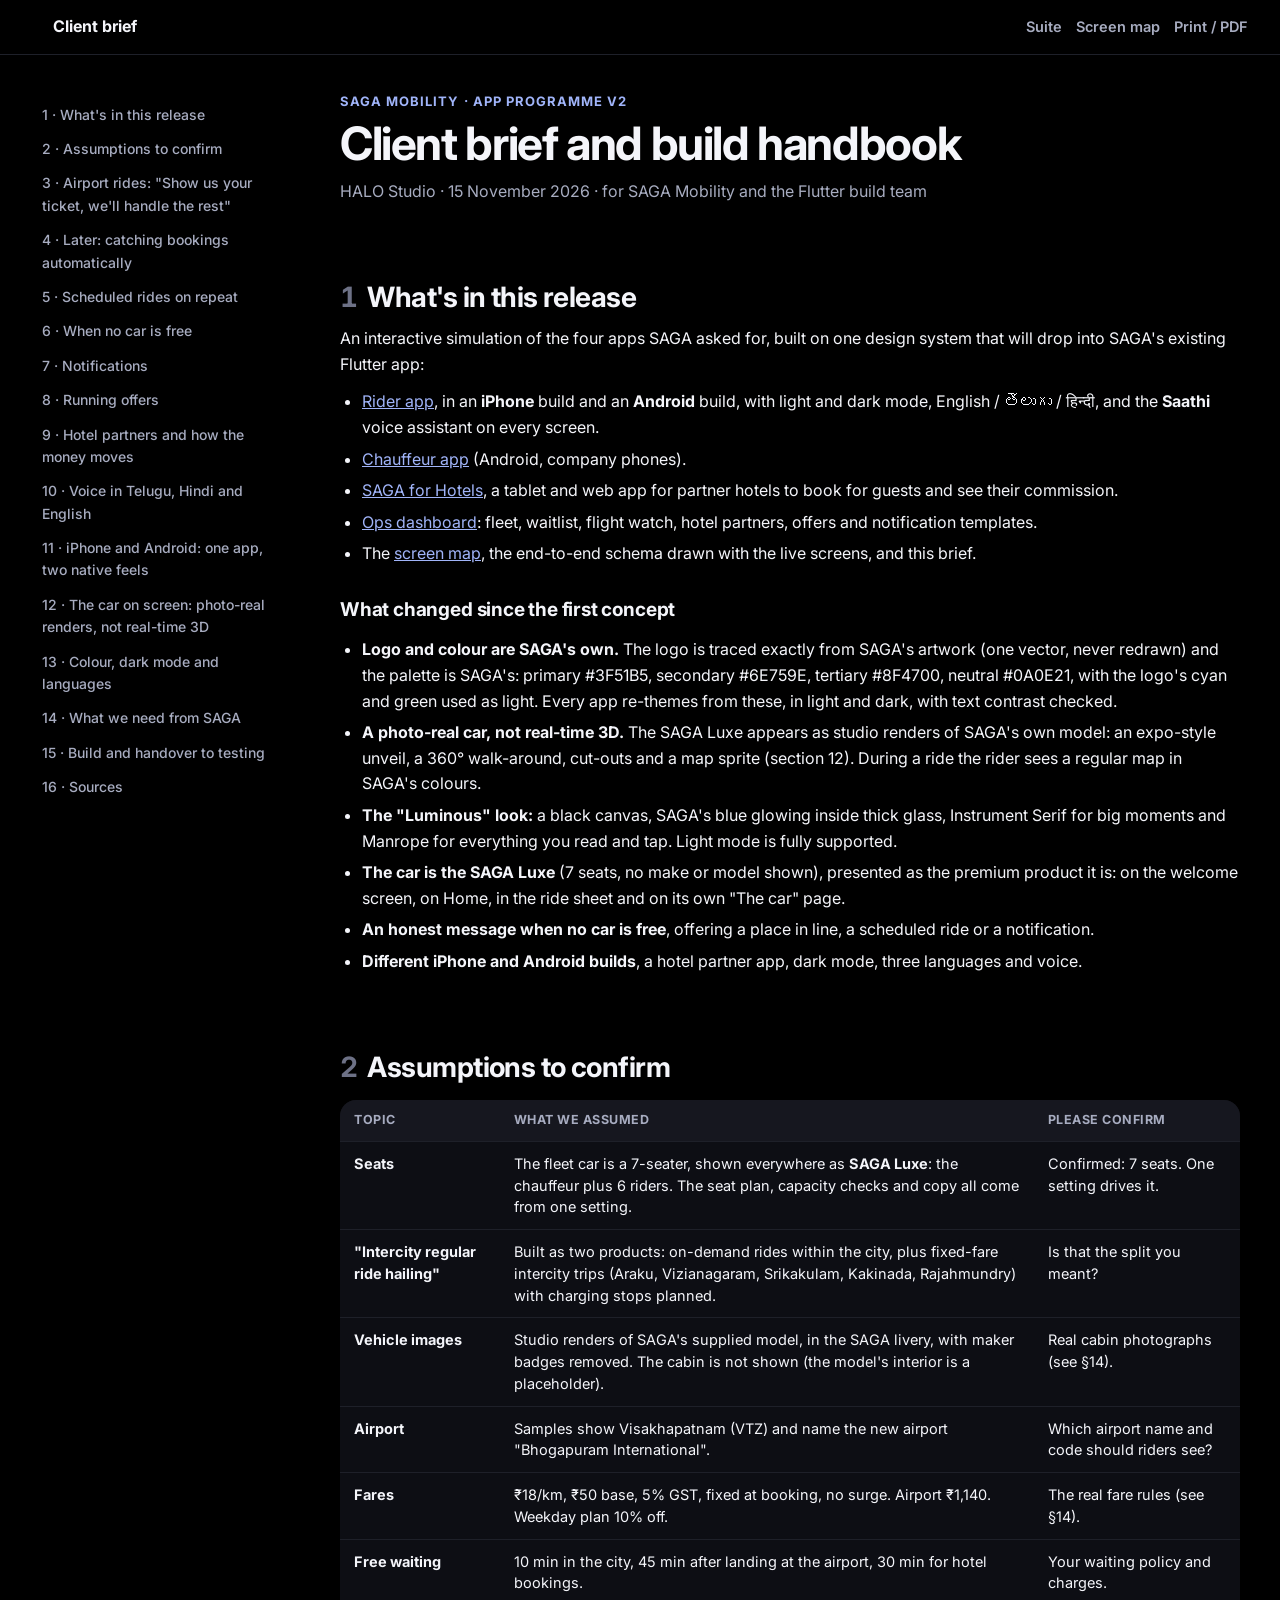
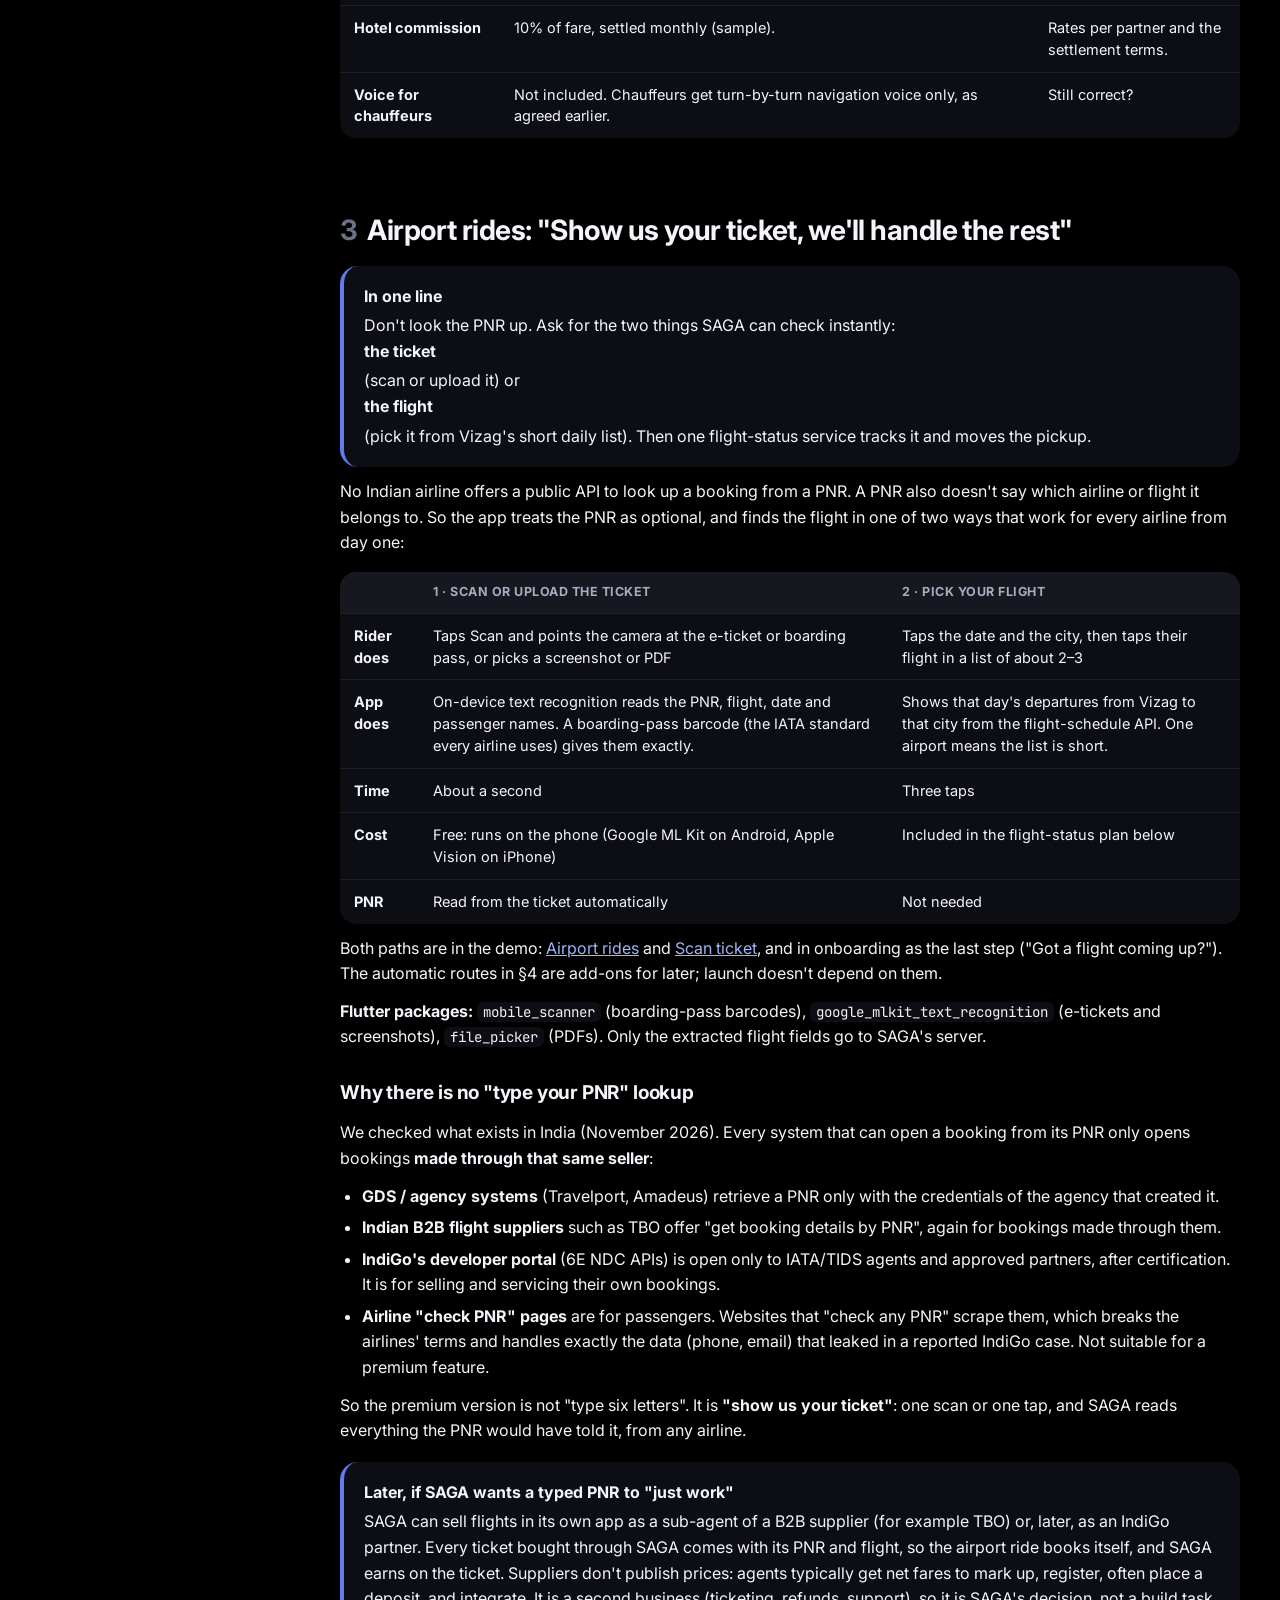
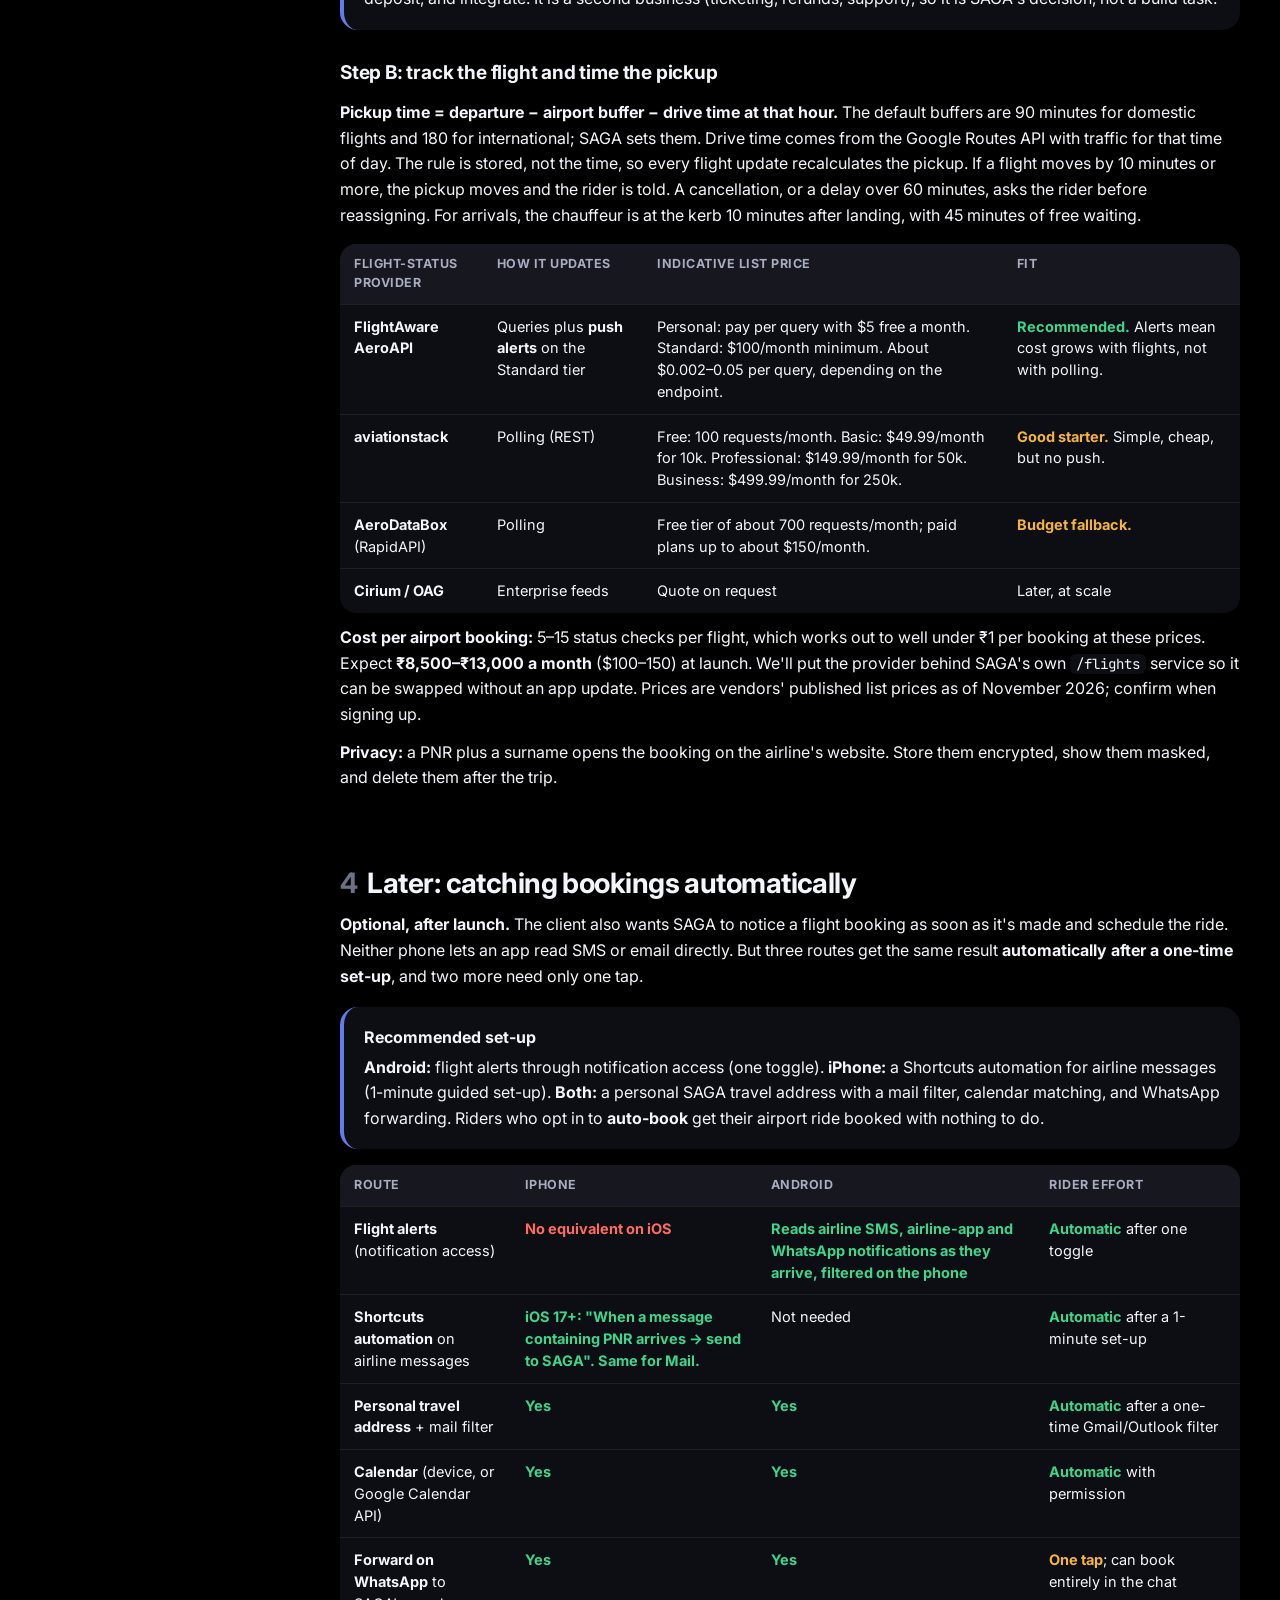
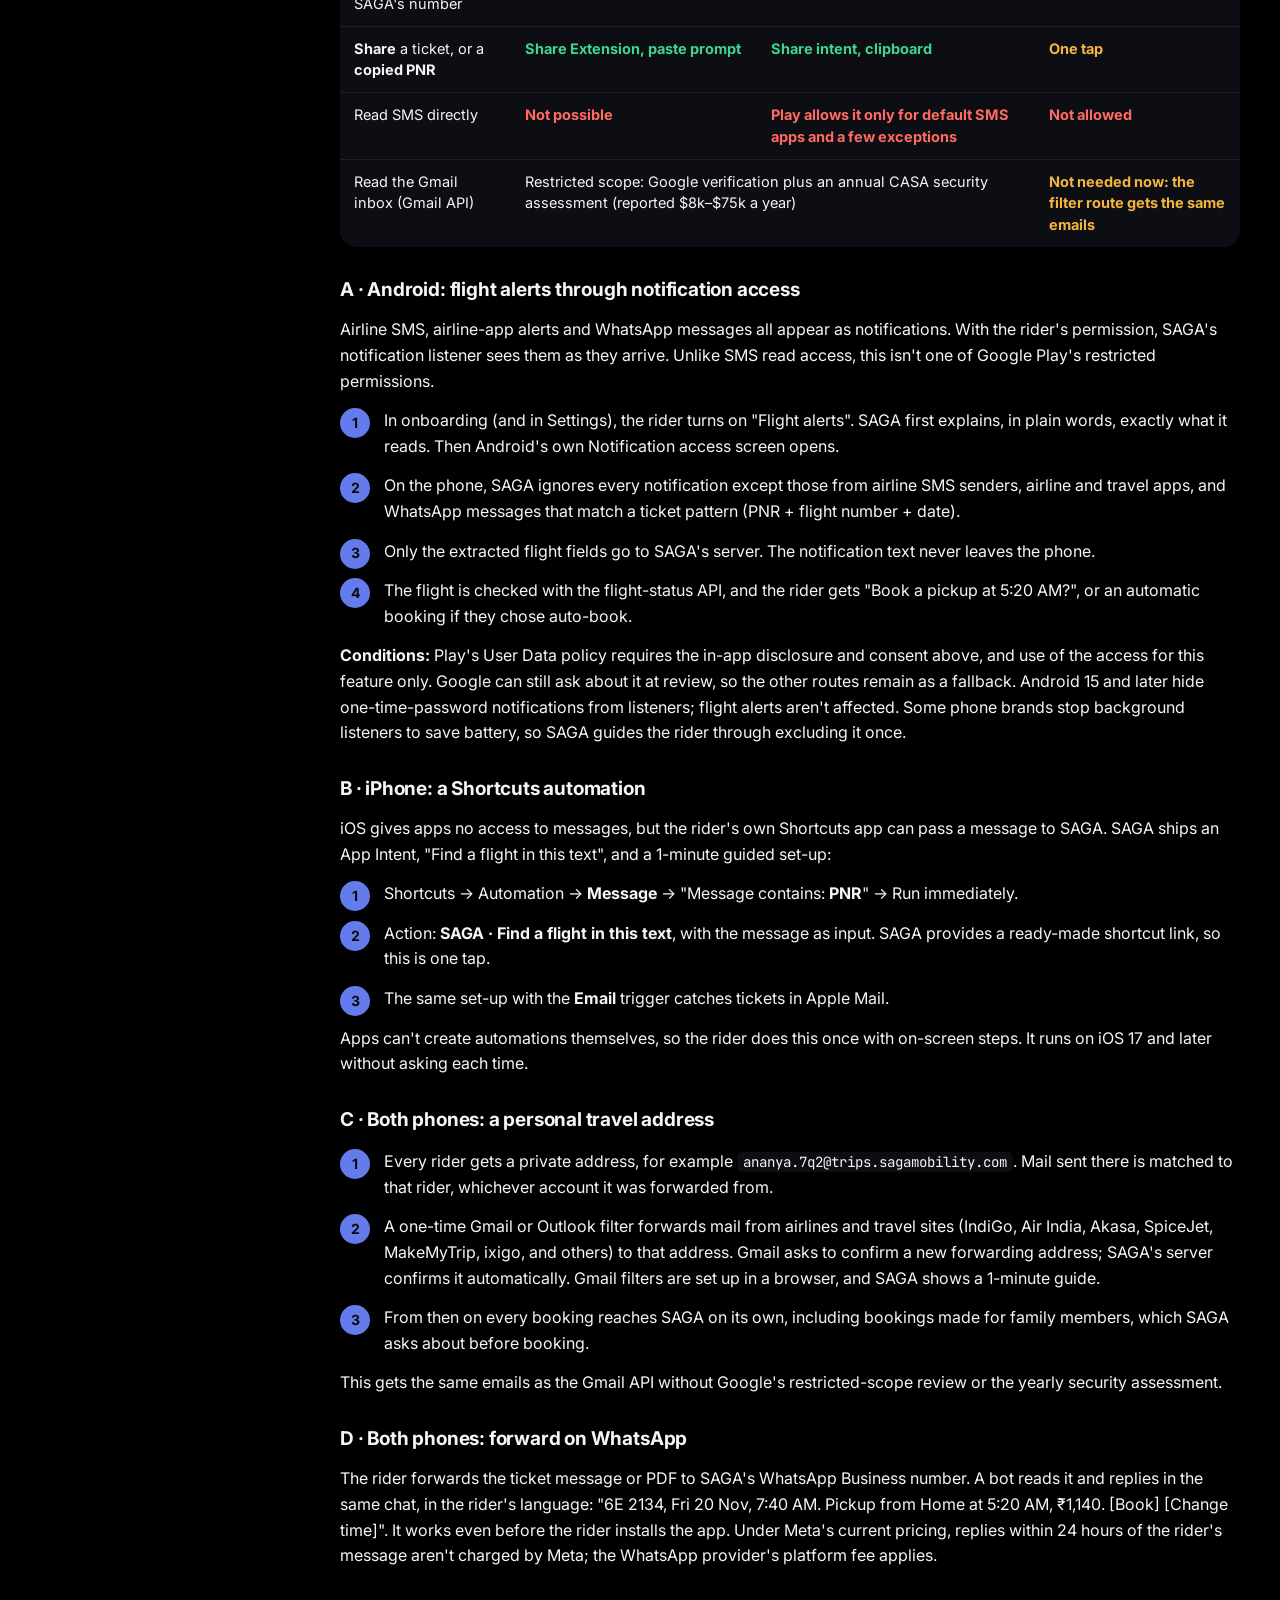
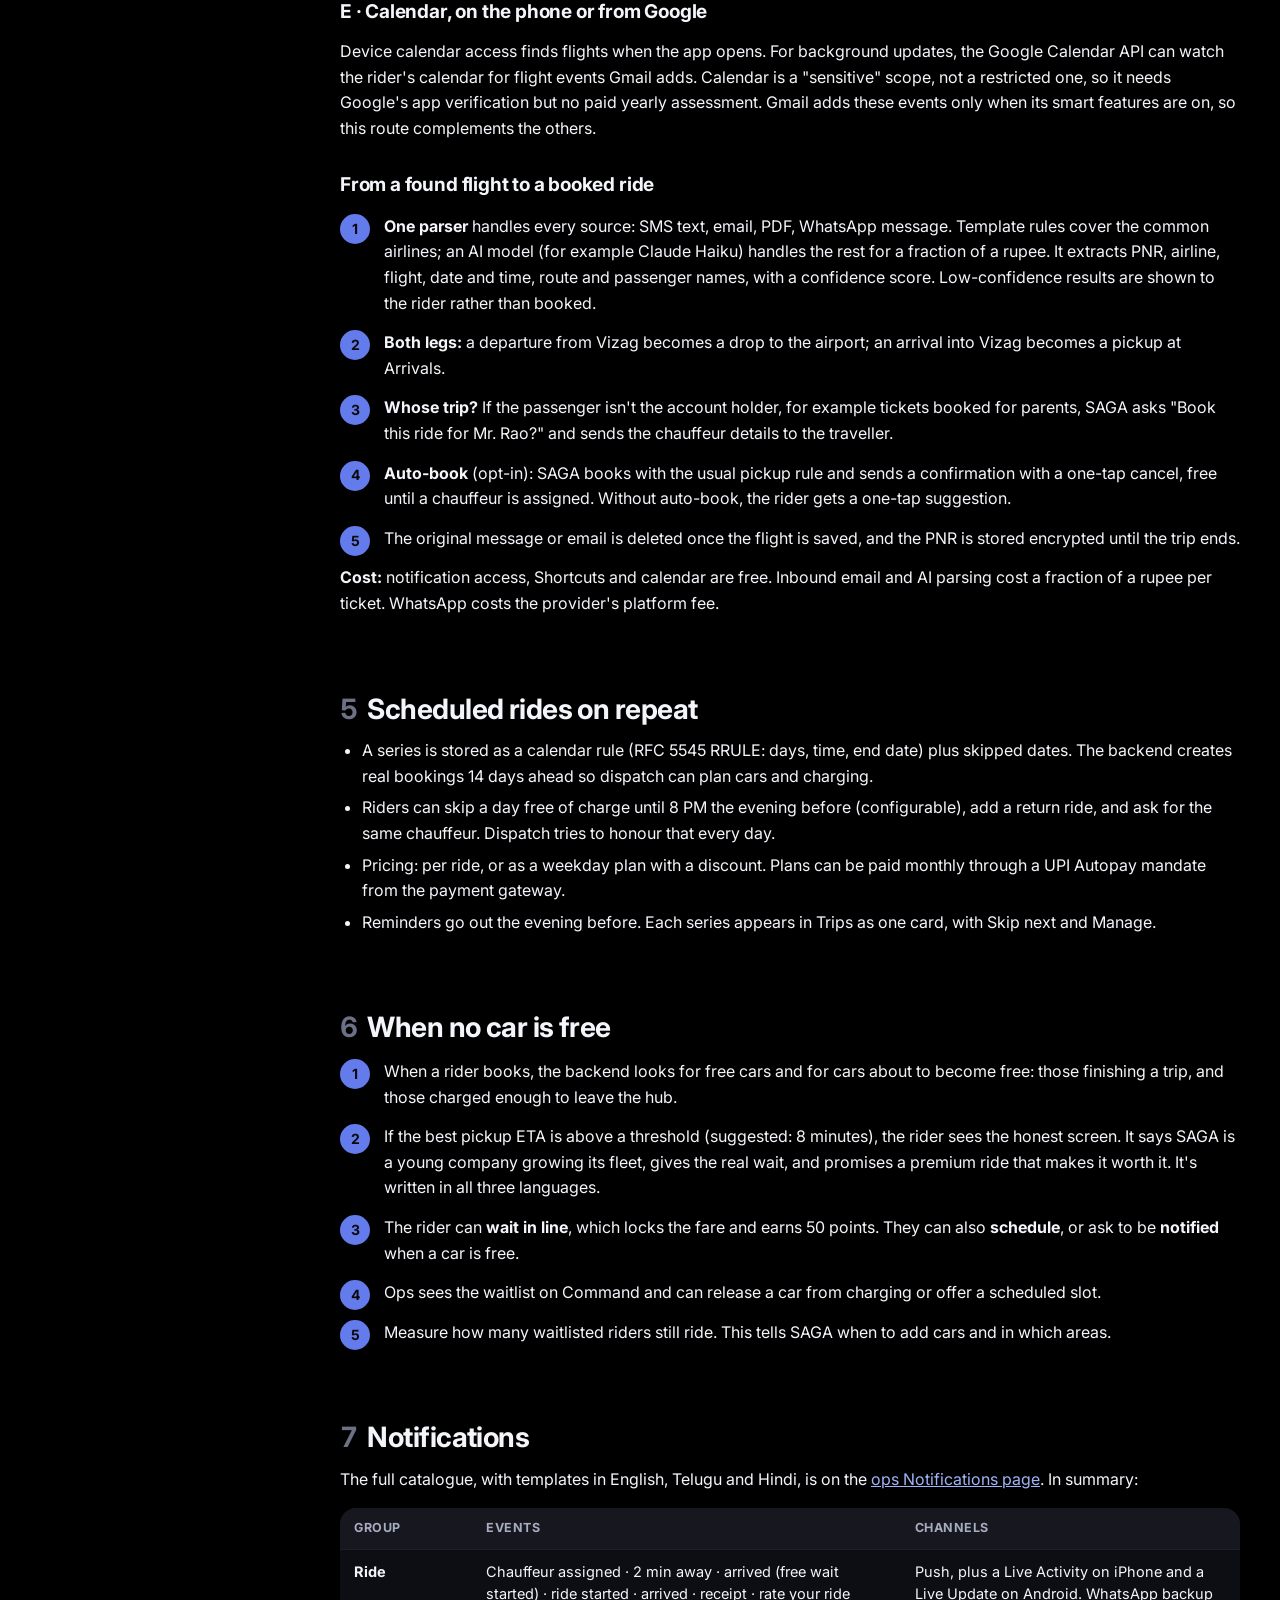
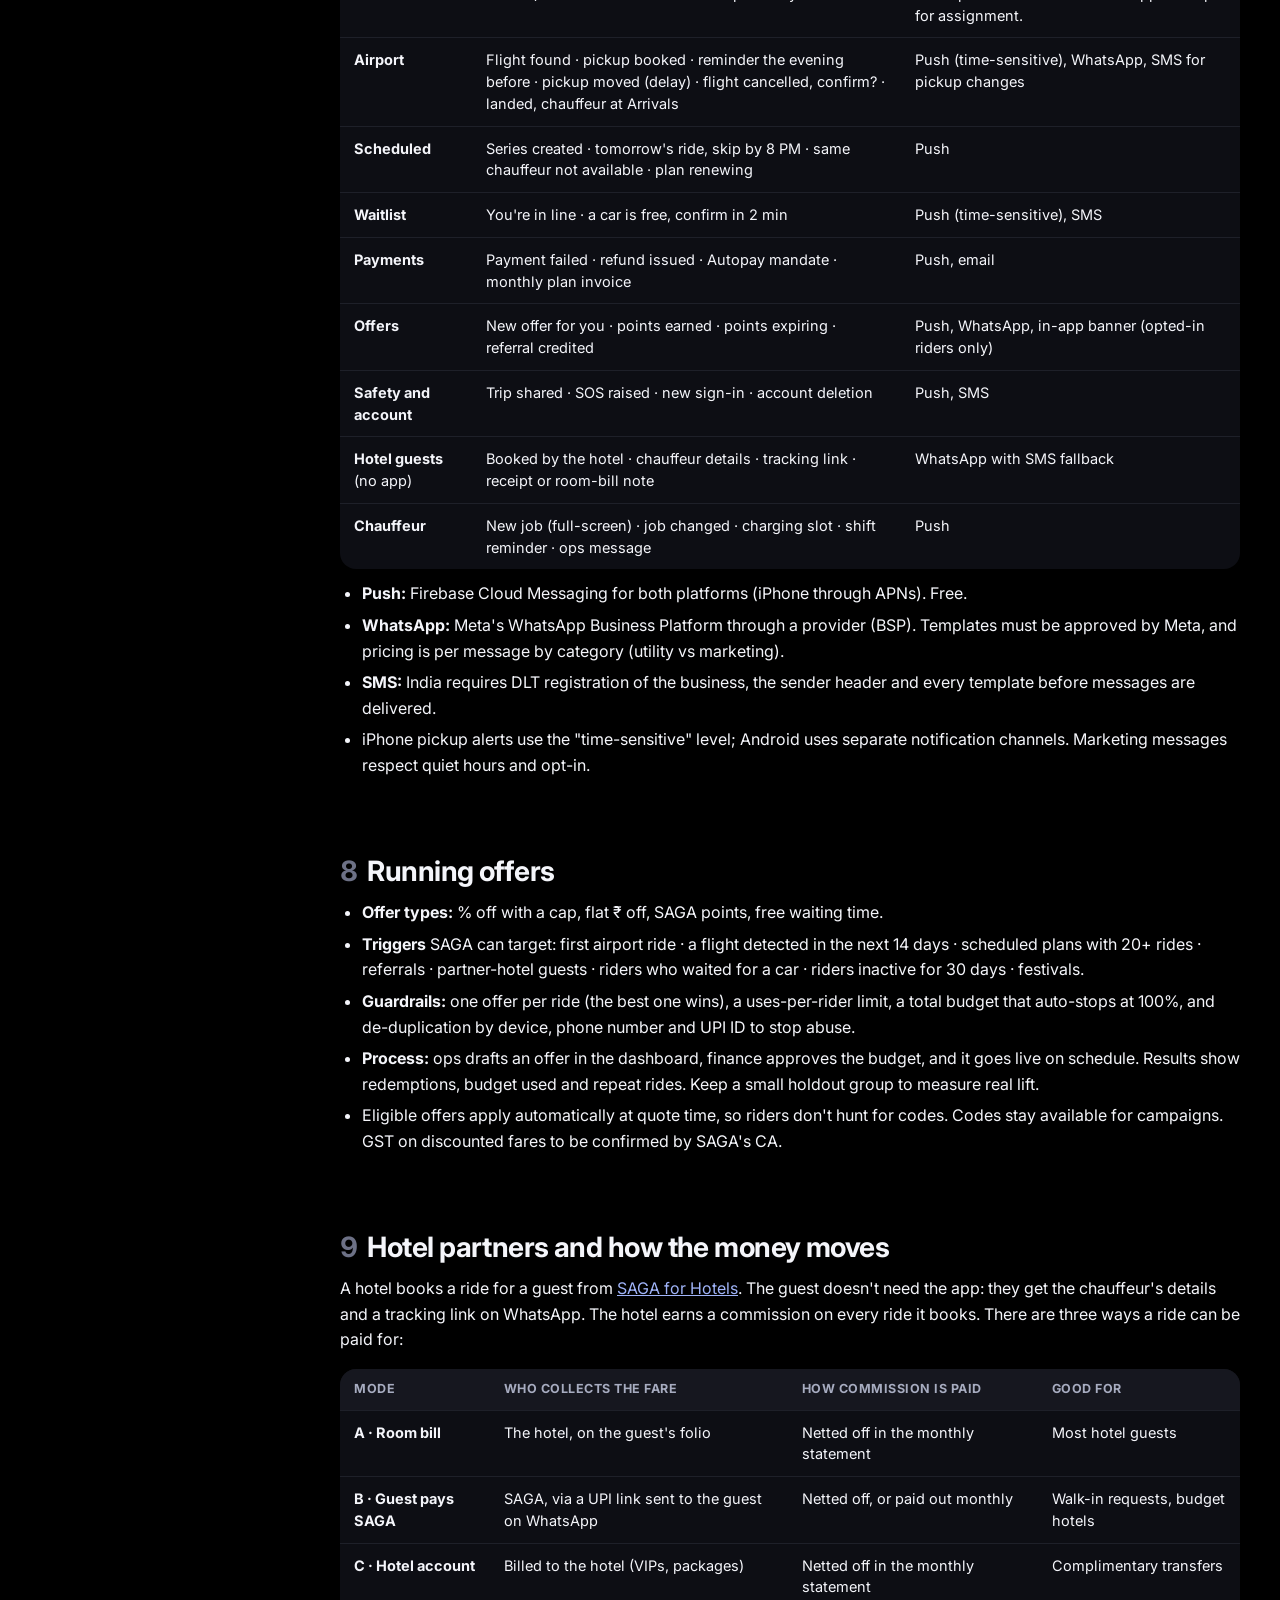
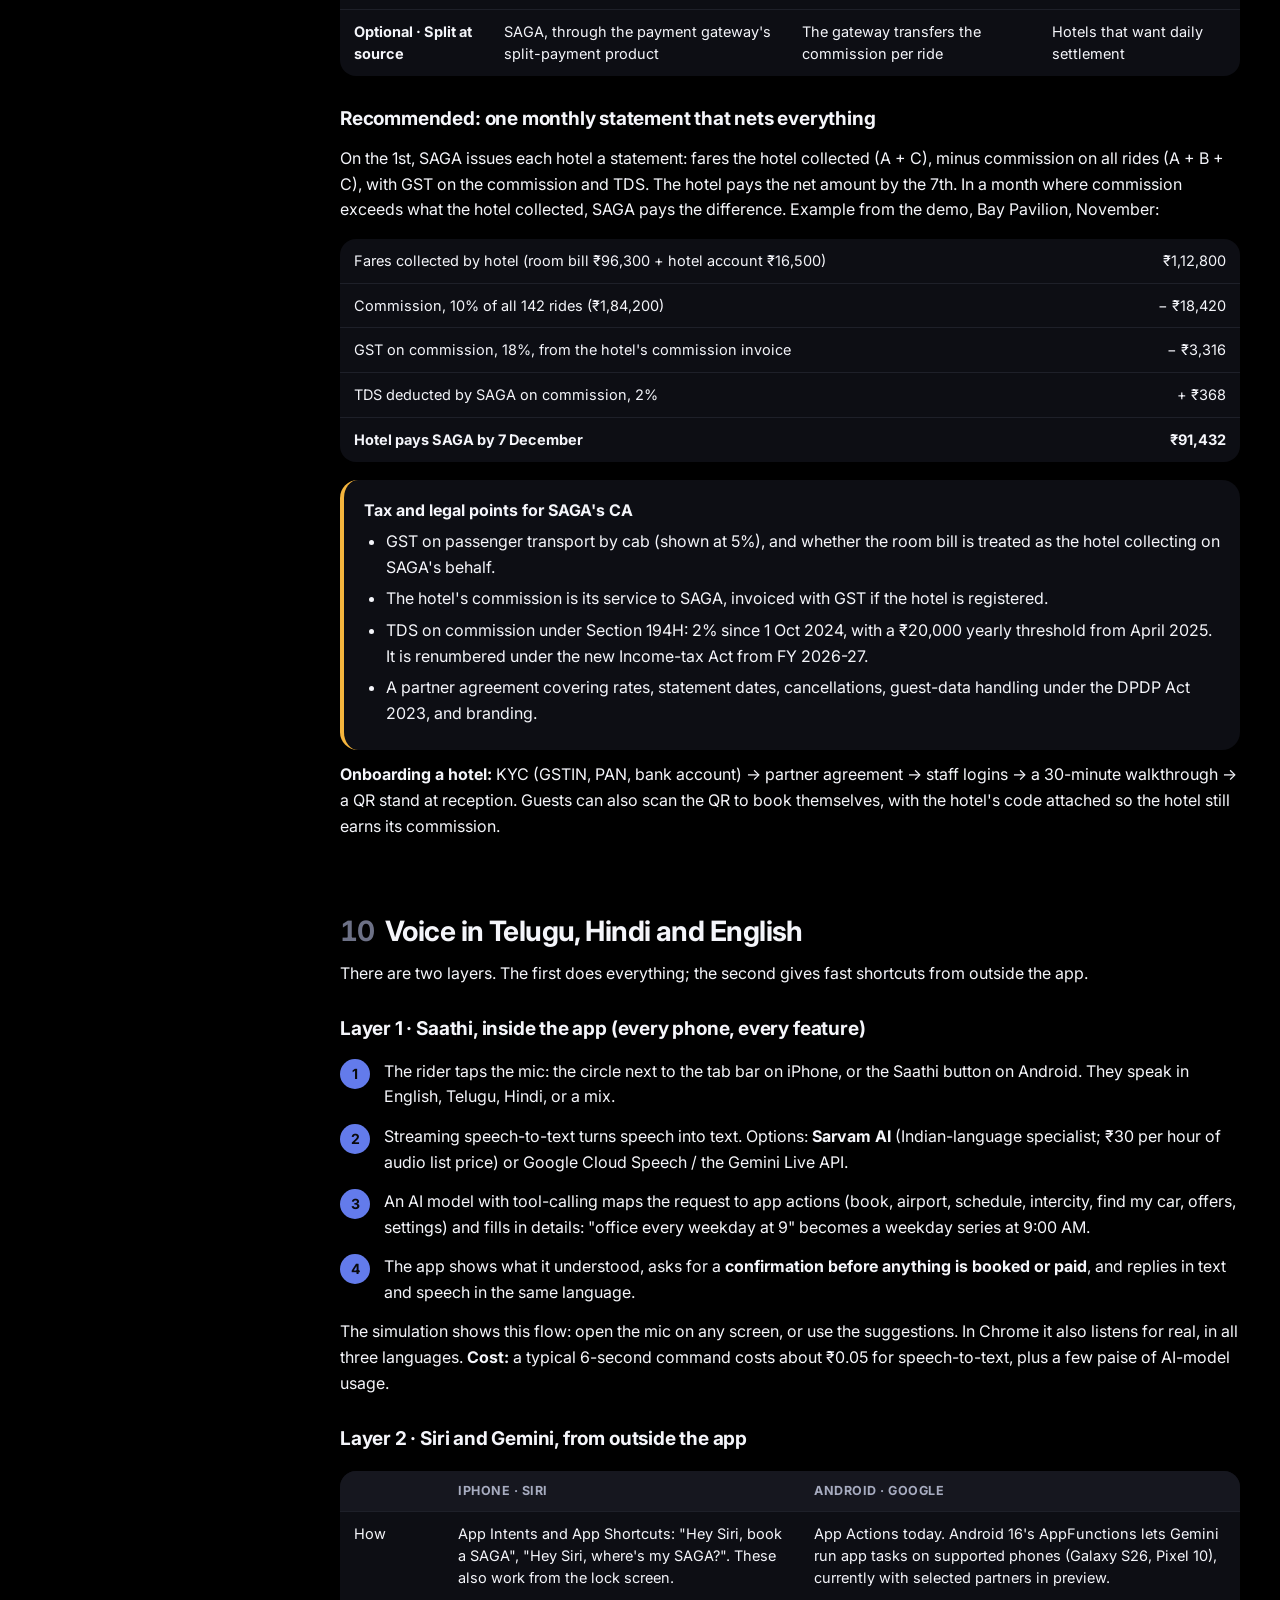
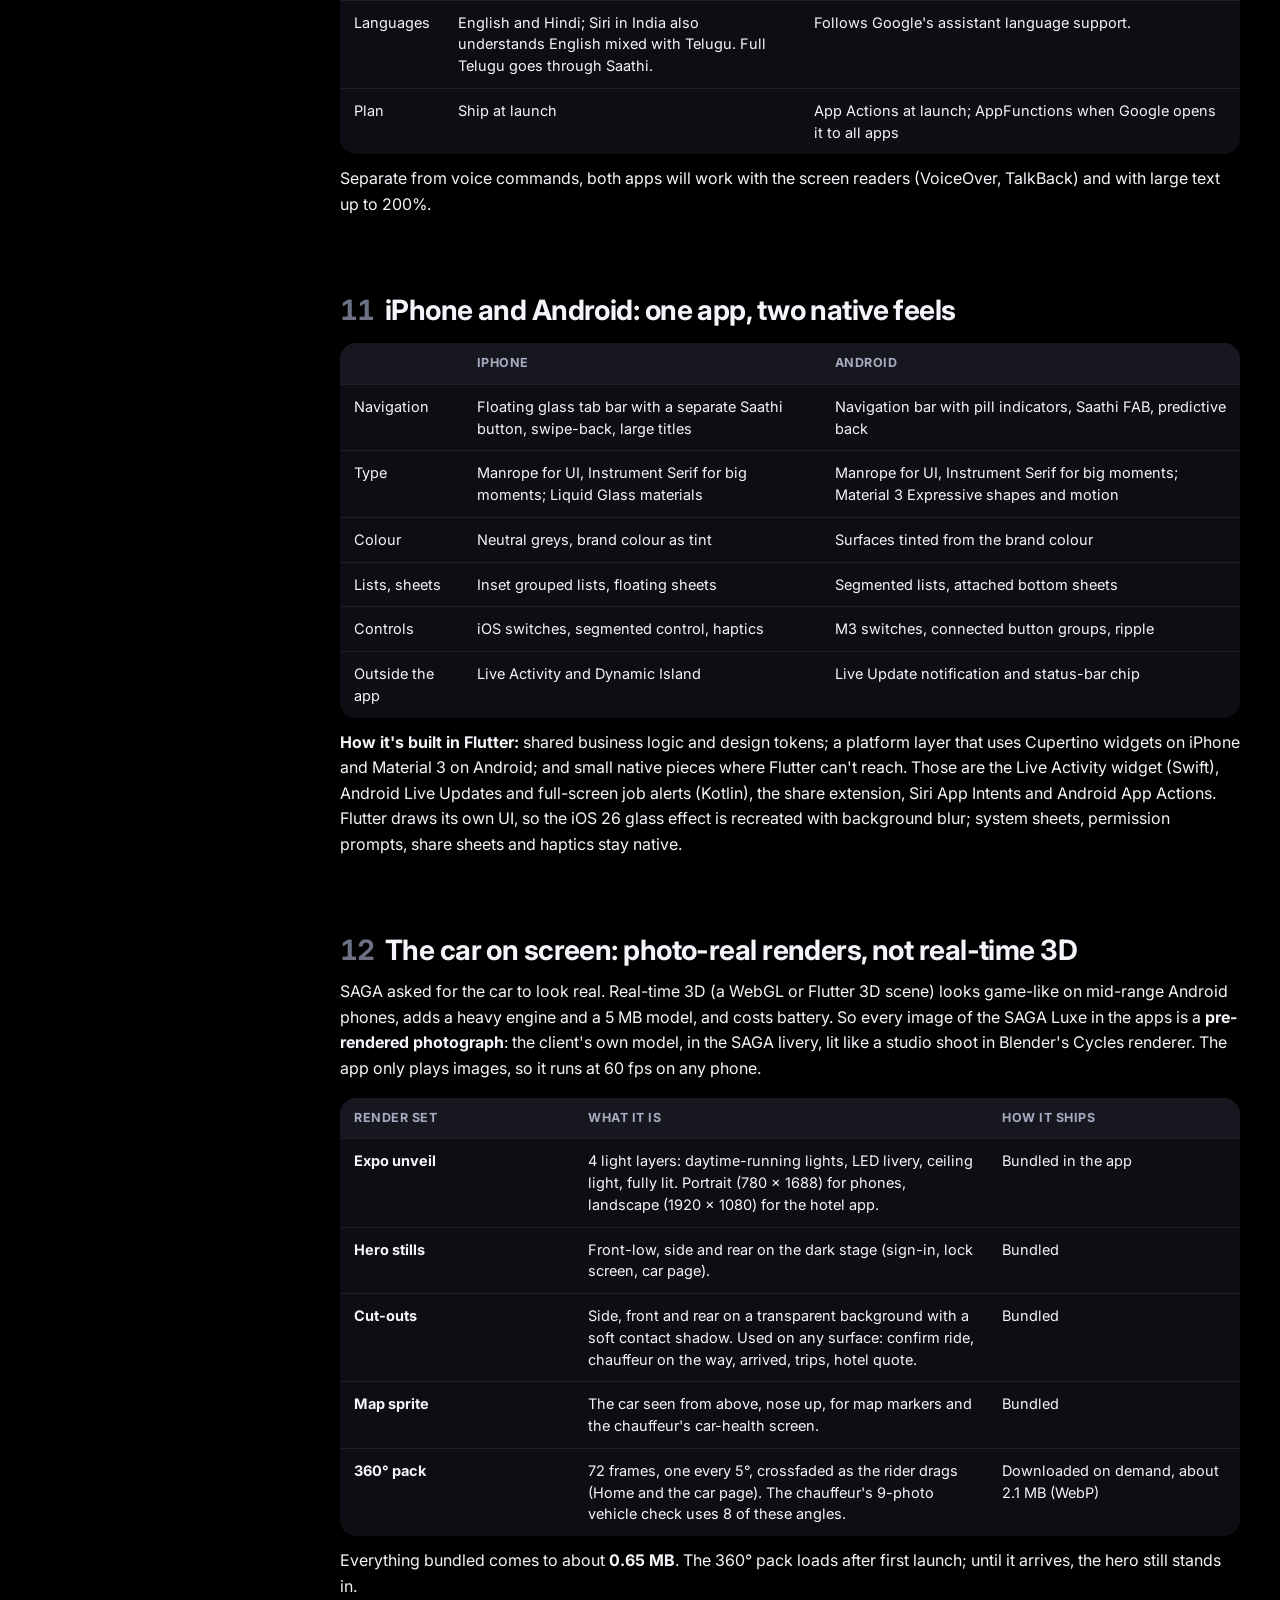
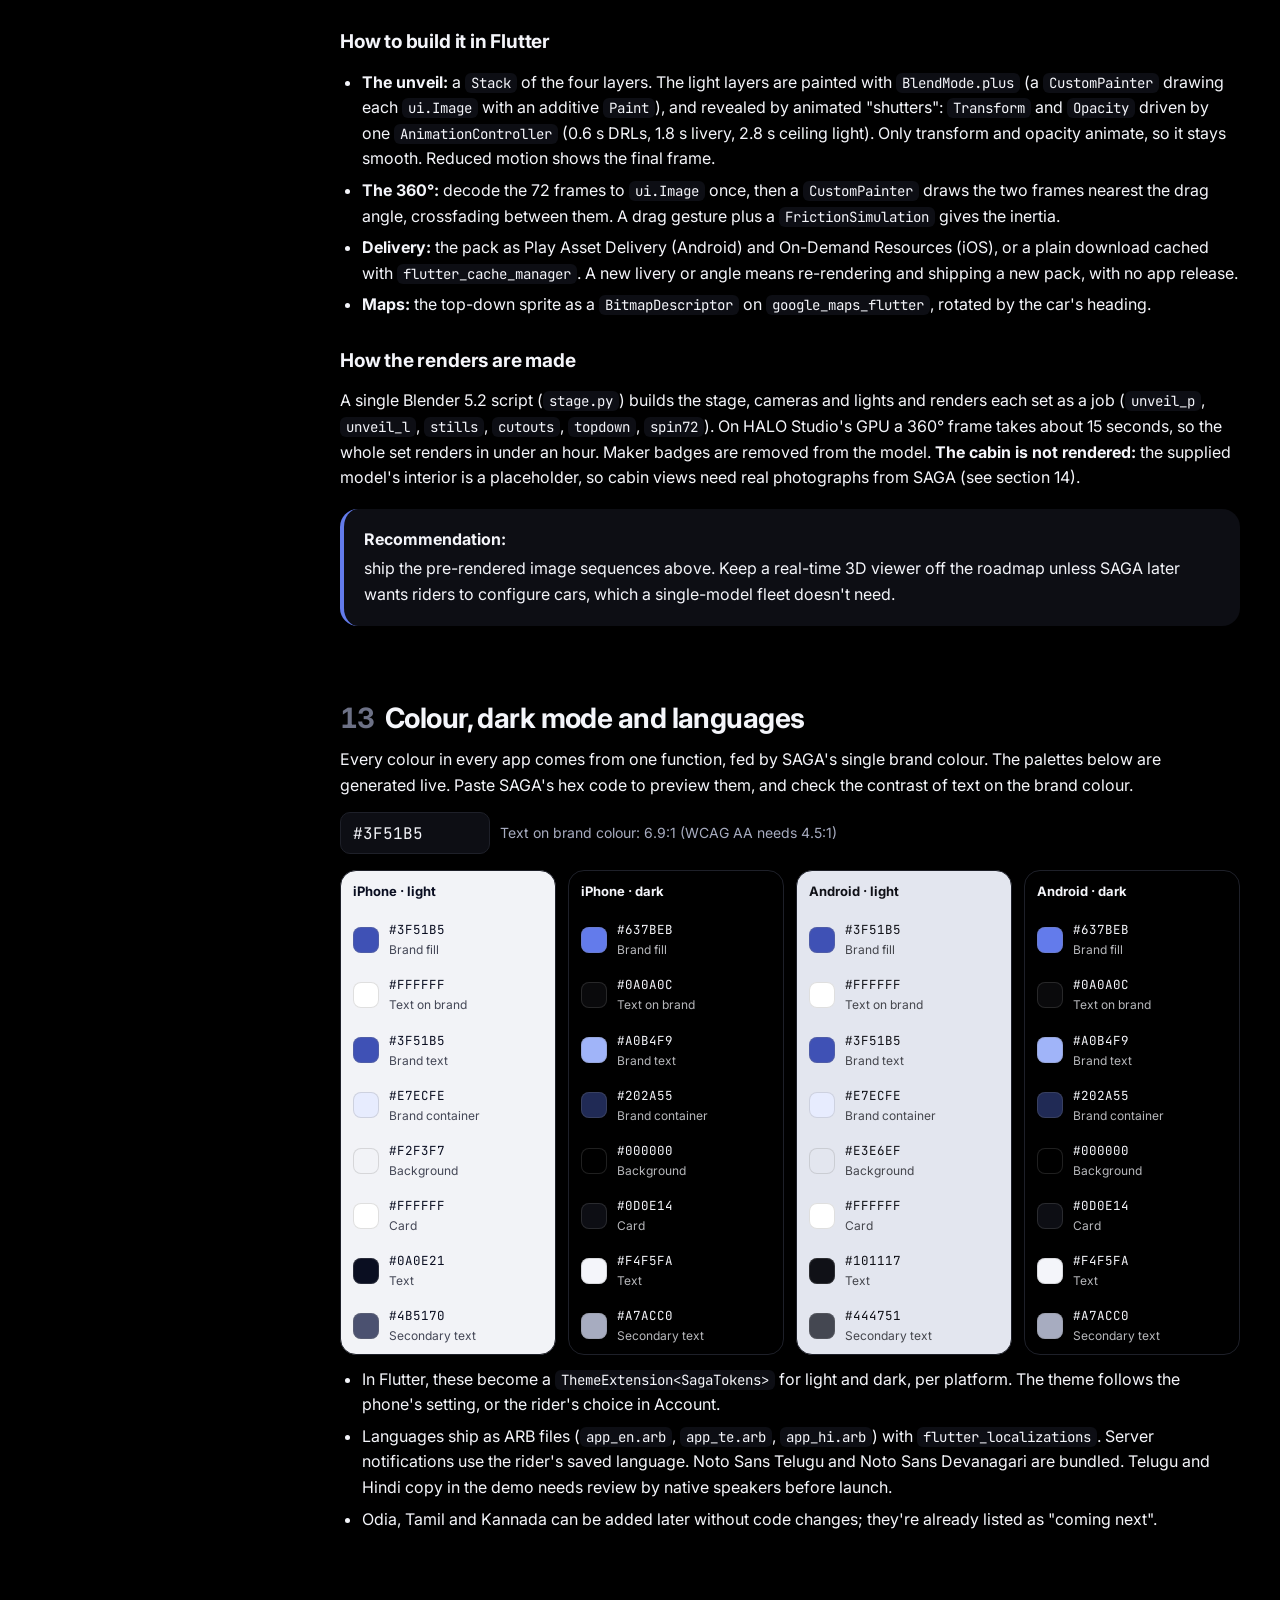
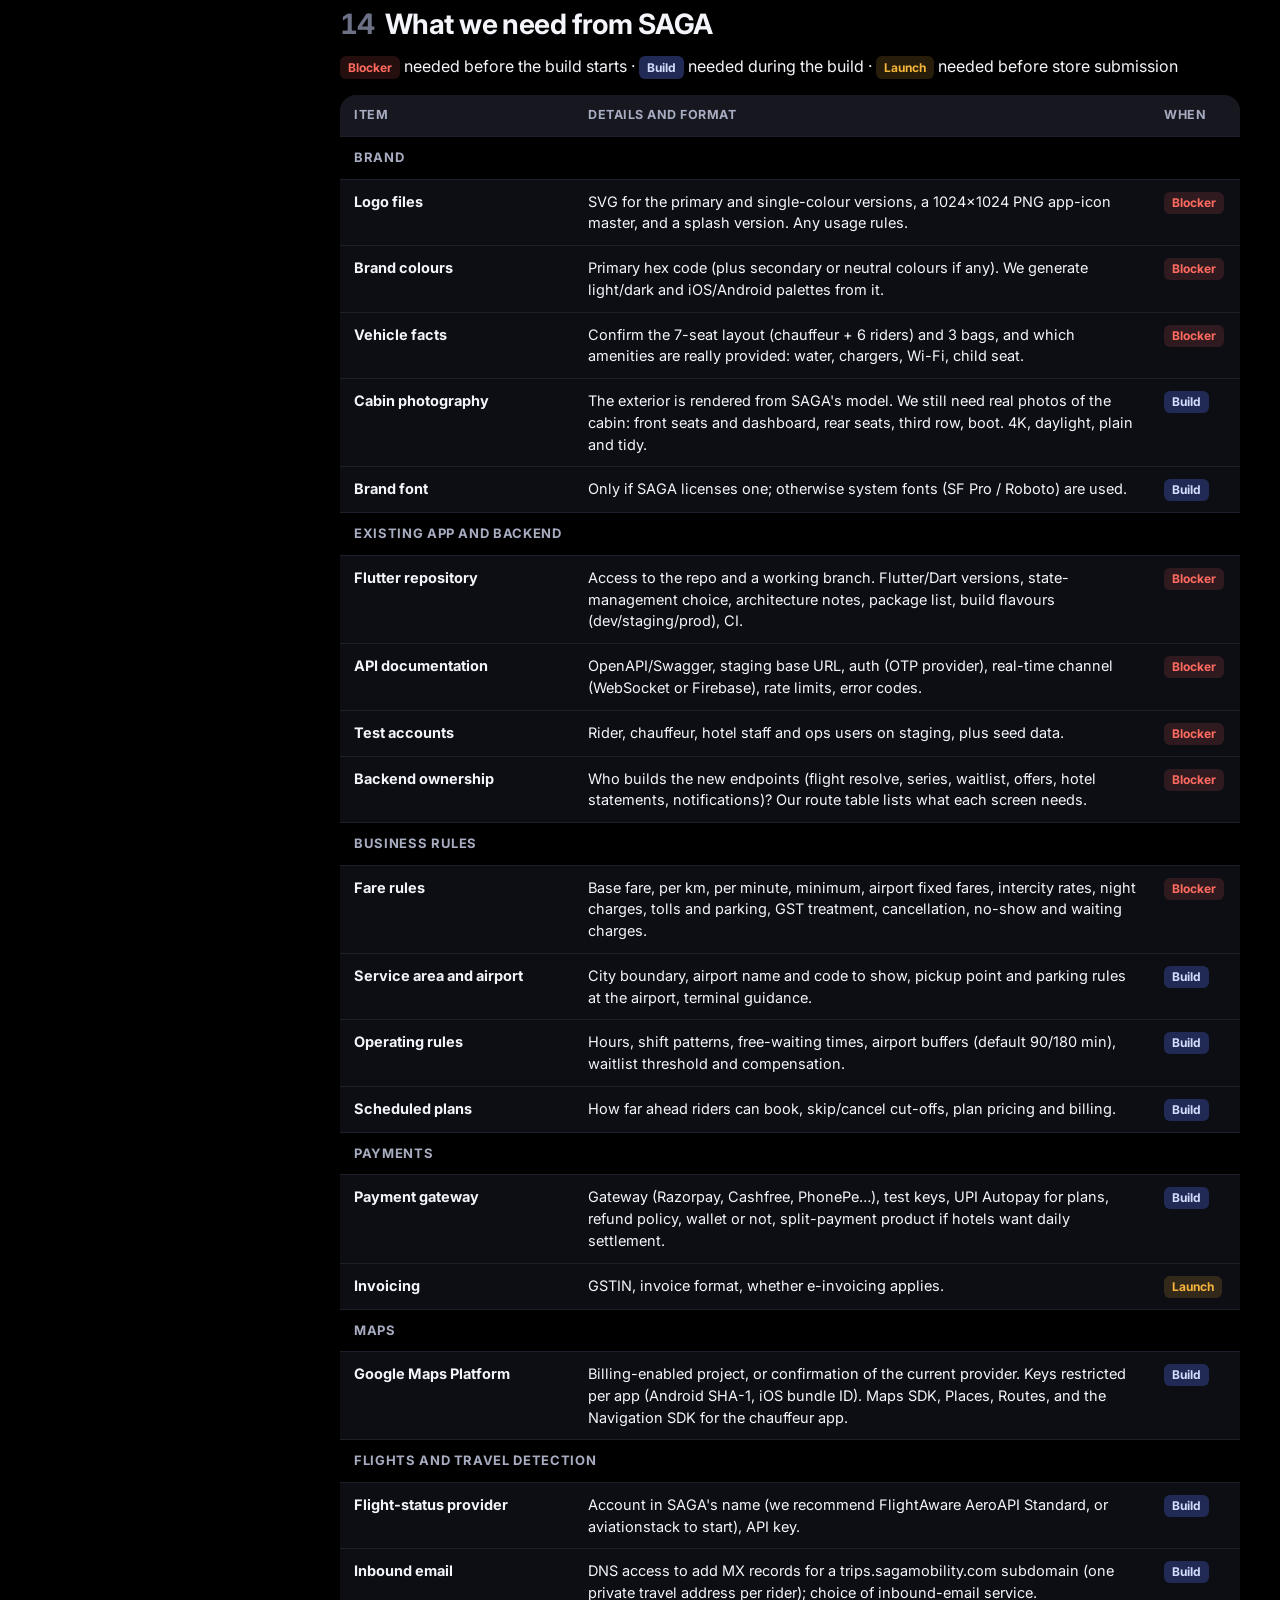
<file: v2/brief.html>
<!doctype html>
<html lang="en">
<head>
<meta charset="utf-8">
<meta name="viewport" content="width=device-width,initial-scale=1">
<title>SAGA Client Brief</title>
<link rel="preconnect" href="https://fonts.googleapis.com"><link rel="preconnect" href="https://fonts.gstatic.com" crossorigin>
<link href="https://fonts.googleapis.com/css2?family=Inter:wght@300;400;500;600;700&family=JetBrains+Mono:wght@400;500&display=swap" rel="stylesheet">
<link rel="stylesheet" href="core.css">
<style>
body{background:var(--bg);color:var(--fg);font-family:"Inter",system-ui,sans-serif;font-size:16px;line-height:1.6}
.top{position:sticky;top:0;z-index:20;display:flex;align-items:center;gap:16px;padding:14px 32px;background:color-mix(in srgb,var(--bg) 88%,transparent);backdrop-filter:blur(16px);-webkit-backdrop-filter:blur(16px);border-bottom:1px solid var(--hair)}
.top a{color:var(--fg2);text-decoration:none;font-weight:600;font-size:14.5px}
.top .r{margin-left:auto;display:flex;gap:14px;align-items:center}
.layout{display:grid;grid-template-columns:260px minmax(0,1fr);gap:48px;max-width:1280px;margin:0 auto;padding:0 32px}
.toc{position:sticky;top:70px;align-self:start;max-height:calc(100vh - 90px);overflow:auto;padding:28px 0;font-size:14px}
.toc a{display:block;padding:6px 10px;border-radius:8px;color:var(--fg2);text-decoration:none;font-weight:500}
.toc a:hover{background:var(--surface);color:var(--fg)}
article{padding:36px 0 100px;max-width:900px}
.kick{font-size:13px;font-weight:700;letter-spacing:.08em;text-transform:uppercase;color:var(--accent-ink)}
h1{font-size:46px;line-height:1.08;font-weight:700;letter-spacing:-.03em;margin-top:8px}
.meta{color:var(--fg2);margin-top:10px}
h2{font-size:28px;font-weight:700;letter-spacing:-.02em;margin-top:64px;padding-top:12px;scroll-margin-top:80px;line-height:1.2}
h2 .n{color:var(--fg3);margin-right:10px;font-feature-settings:"tnum" 1}
h3{font-size:19px;font-weight:700;margin-top:28px;letter-spacing:-.01em}
p,ul,ol{margin-top:12px}
ul,ol{padding-left:22px}li{margin:6px 0}
a{color:var(--accent-ink)}
code{font-family:var(--mono);font-size:.88em;background:var(--surface);padding:1px 6px;border-radius:6px}
.callout{margin-top:18px;padding:18px 20px;border-radius:18px;background:var(--surface);border-left:4px solid var(--accent)}
.callout.warn{border-left-color:var(--warning)}
.callout b{display:block;margin-bottom:4px}
table{width:100%;border-collapse:collapse;margin-top:16px;font-size:14.5px;line-height:1.5;background:var(--surface);border-radius:16px;overflow:hidden}
th,td{text-align:left;padding:11px 14px;border-bottom:1px solid var(--hair);vertical-align:top}
th{font-size:12.5px;letter-spacing:.04em;text-transform:uppercase;color:var(--fg2);background:var(--surface2)}
tr:last-child td{border-bottom:0}
.tw{overflow-x:auto;margin-top:16px}.tw table{margin-top:0;min-width:640px}
.yes{color:var(--success);font-weight:700}.no{color:var(--danger);font-weight:700}.mid{color:var(--warning);font-weight:700}
.tag{display:inline-block;font-size:12px;font-weight:700;padding:2px 8px;border-radius:6px;white-space:nowrap}
.tag.b{background:color-mix(in srgb,var(--danger) 14%,transparent);color:var(--danger)}
.tag.d{background:var(--accent-soft);color:var(--on-accent-soft)}
.tag.l{background:color-mix(in srgb,var(--warning) 16%,transparent);color:var(--warning)}
.grp td{background:var(--bg);font-weight:700;font-size:13px;letter-spacing:.05em;text-transform:uppercase;color:var(--fg2)}
.steps{counter-reset:s;list-style:none;padding:0}
.steps li{counter-increment:s;position:relative;padding-left:44px;margin:14px 0}
.steps li::before{content:counter(s);position:absolute;left:0;top:0;width:30px;height:30px;border-radius:15px;background:var(--accent);color:var(--on-accent);font-weight:700;font-size:14px;display:flex;align-items:center;justify-content:center}
.tok{display:grid;grid-template-columns:repeat(4,1fr);gap:12px;margin-top:16px}
.tok .col{border-radius:16px;overflow:hidden;border:1px solid var(--hair)}
.tok .hd{padding:10px 12px;font-size:13px;font-weight:700}
.tok .sw{display:flex;align-items:center;gap:10px;padding:8px 12px;font-size:12.5px;font-family:var(--mono)}
.tok .sw i{width:26px;height:26px;border-radius:8px;flex:none;box-shadow:inset 0 0 0 1px rgba(127,127,127,.25)}
.tok .sw span{display:block;font-family:"Inter",sans-serif;font-size:12px;opacity:.75}
.hexin{display:flex;gap:10px;align-items:center;margin-top:14px;flex-wrap:wrap}
.hexin input{height:42px;border-radius:10px;border:1px solid var(--hair);background:var(--surface);padding:0 12px;font-family:var(--mono);width:150px}
.src li{font-size:14px}
@media (max-width:980px){.layout{grid-template-columns:1fr;padding:0 18px}.toc{display:none}.tok{grid-template-columns:1fr 1fr}h1{font-size:34px}.top{padding:12px 16px}}
@media print{.top,.toc{display:none}.layout{display:block;padding:0}article{max-width:none;padding:0}h2{break-before:page;margin-top:0}table,.callout{break-inside:avoid}body{font-size:12pt}}
</style>
</head>
<body>
<header class="top"><span id="logo"></span><b>Client brief</b><span class="r"><a href="index.html">Suite</a><a href="screens.html">Screen map</a><a href="#" onclick="print();return false">Print / PDF</a></span></header>
<div class="layout">
<nav class="toc" id="toc"></nav>
<article id="art">
<div class="kick">SAGA Mobility · App programme v2</div>
<h1>Client brief and build handbook</h1>
<p class="meta">HALO Studio · 15 November 2026 · for SAGA Mobility and the Flutter build team</p>

<h2 id="s1"><span class="n">1</span>What's in this release</h2>
<p>An interactive simulation of the four apps SAGA asked for, built on one design system that will drop into SAGA's existing Flutter app:</p>
<ul>
<li><a href="rider.html">Rider app</a>, in an <b>iPhone</b> build and an <b>Android</b> build, with light and dark mode, English / తెలుగు / हिन्दी, and the <b>Saathi</b> voice assistant on every screen.</li>
<li><a href="driver.html">Chauffeur app</a> (Android, company phones).</li>
<li><a href="hotel.html">SAGA for Hotels</a>, a tablet and web app for partner hotels to book for guests and see their commission.</li>
<li><a href="ops.html">Ops dashboard</a>: fleet, waitlist, flight watch, hotel partners, offers and notification templates.</li>
<li>The <a href="screens.html">screen map</a>, the end-to-end schema drawn with the live screens, and this brief.</li>
</ul>
<h3>What changed since the first concept</h3>
<ul>
<li><b>Logo and colour are SAGA's own.</b> The logo is traced exactly from SAGA's artwork (one vector, never redrawn) and the palette is SAGA's: primary #3F51B5, secondary #6E759E, tertiary #8F4700, neutral #0A0E21, with the logo's cyan and green used as light. Every app re-themes from these, in light and dark, with text contrast checked.</li>
<li><b>A photo-real car, not real-time 3D.</b> The SAGA Luxe appears as studio renders of SAGA's own model: an expo-style unveil, a 360° walk-around, cut-outs and a map sprite (section 12). During a ride the rider sees a regular map in SAGA's colours.</li><li><b>The "Luminous" look:</b> a black canvas, SAGA's blue glowing inside thick glass, Instrument Serif for big moments and Manrope for everything you read and tap. Light mode is fully supported.</li>
<li><b>The car is the SAGA Luxe</b> (7 seats, no make or model shown), presented as the premium product it is: on the welcome screen, on Home, in the ride sheet and on its own "The car" page.</li>
<li><b>An honest message when no car is free</b>, offering a place in line, a scheduled ride or a notification.</li>
<li><b>Different iPhone and Android builds</b>, a hotel partner app, dark mode, three languages and voice.</li>
</ul>

<h2 id="s2"><span class="n">2</span>Assumptions to confirm</h2>
<div class="tw"><table><thead><tr><th>Topic</th><th>What we assumed</th><th>Please confirm</th></tr></thead><tbody>
<tr><td><b>Seats</b></td><td>The fleet car is a 7-seater, shown everywhere as <b>SAGA Luxe</b>: the chauffeur plus 6 riders. The seat plan, capacity checks and copy all come from one setting.</td><td>Confirmed: 7 seats. One setting drives it.</td></tr>
<tr><td><b>"Intercity regular ride hailing"</b></td><td>Built as two products: on-demand rides within the city, plus fixed-fare intercity trips (Araku, Vizianagaram, Srikakulam, Kakinada, Rajahmundry) with charging stops planned.</td><td>Is that the split you meant?</td></tr>
<tr><td><b>Vehicle images</b></td><td>Studio renders of SAGA's supplied model, in the SAGA livery, with maker badges removed. The cabin is not shown (the model's interior is a placeholder).</td><td>Real cabin photographs (see §14).</td></tr>
<tr><td><b>Airport</b></td><td>Samples show Visakhapatnam (VTZ) and name the new airport "Bhogapuram International".</td><td>Which airport name and code should riders see?</td></tr>
<tr><td><b>Fares</b></td><td>₹18/km, ₹50 base, 5% GST, fixed at booking, no surge. Airport ₹1,140. Weekday plan 10% off.</td><td>The real fare rules (see §14).</td></tr>
<tr><td><b>Free waiting</b></td><td>10 min in the city, 45 min after landing at the airport, 30 min for hotel bookings.</td><td>Your waiting policy and charges.</td></tr>
<tr><td><b>Hotel commission</b></td><td>10% of fare, settled monthly (sample).</td><td>Rates per partner and the settlement terms.</td></tr>
<tr><td><b>Voice for chauffeurs</b></td><td>Not included. Chauffeurs get turn-by-turn navigation voice only, as agreed earlier.</td><td>Still correct?</td></tr>
</tbody></table></div>

<h2 id="s3"><span class="n">3</span>Airport rides: "Show us your ticket, we'll handle the rest"</h2>
<div class="callout"><b>In one line</b>Don't look the PNR up. Ask for the two things SAGA can check instantly: <b>the ticket</b> (scan or upload it) or <b>the flight</b> (pick it from Vizag's short daily list). Then one flight-status service tracks it and moves the pickup.</div>
<p>No Indian airline offers a public API to look up a booking from a PNR. A PNR also doesn't say which airline or flight it belongs to. So the app treats the PNR as optional, and finds the flight in one of two ways that work for every airline from day one:</p>
<div class="tw"><table><thead><tr><th></th><th>1 · Scan or upload the ticket</th><th>2 · Pick your flight</th></tr></thead><tbody>
<tr><td><b>Rider does</b></td><td>Taps Scan and points the camera at the e-ticket or boarding pass, or picks a screenshot or PDF</td><td>Taps the date and the city, then taps their flight in a list of about 2–3</td></tr>
<tr><td><b>App does</b></td><td>On-device text recognition reads the PNR, flight, date and passenger names. A boarding-pass barcode (the IATA standard every airline uses) gives them exactly.</td><td>Shows that day's departures from Vizag to that city from the flight-schedule API. One airport means the list is short.</td></tr>
<tr><td><b>Time</b></td><td>About a second</td><td>Three taps</td></tr>
<tr><td><b>Cost</b></td><td>Free: runs on the phone (Google ML Kit on Android, Apple Vision on iPhone)</td><td>Included in the flight-status plan below</td></tr>
<tr><td><b>PNR</b></td><td>Read from the ticket automatically</td><td>Not needed</td></tr>
</tbody></table></div>
<p>Both paths are in the demo: <a href="rider.html#airport">Airport rides</a> and <a href="rider.html#scan">Scan ticket</a>, and in onboarding as the last step ("Got a flight coming up?"). The automatic routes in §4 are add-ons for later; launch doesn't depend on them.</p>
<p><b>Flutter packages:</b> <code>mobile_scanner</code> (boarding-pass barcodes), <code>google_mlkit_text_recognition</code> (e-tickets and screenshots), <code>file_picker</code> (PDFs). Only the extracted flight fields go to SAGA's server.</p>
<h3>Why there is no "type your PNR" lookup</h3>
<p>We checked what exists in India (November 2026). Every system that can open a booking from its PNR only opens bookings <b>made through that same seller</b>:</p>
<ul>
<li><b>GDS / agency systems</b> (Travelport, Amadeus) retrieve a PNR only with the credentials of the agency that created it.</li>
<li><b>Indian B2B flight suppliers</b> such as TBO offer "get booking details by PNR", again for bookings made through them.</li>
<li><b>IndiGo's developer portal</b> (6E NDC APIs) is open only to IATA/TIDS agents and approved partners, after certification. It is for selling and servicing their own bookings.</li>
<li><b>Airline "check PNR" pages</b> are for passengers. Websites that "check any PNR" scrape them, which breaks the airlines' terms and handles exactly the data (phone, email) that leaked in a reported IndiGo case. Not suitable for a premium feature.</li>
</ul>
<p>So the premium version is not "type six letters". It is <b>"show us your ticket"</b>: one scan or one tap, and SAGA reads everything the PNR would have told it, from any airline.</p>
<div class="callout"><b>Later, if SAGA wants a typed PNR to "just work"</b>SAGA can sell flights in its own app as a sub-agent of a B2B supplier (for example TBO) or, later, as an IndiGo partner. Every ticket bought through SAGA comes with its PNR and flight, so the airport ride books itself, and SAGA earns on the ticket. Suppliers don't publish prices: agents typically get net fares to mark up, register, often place a deposit, and integrate. It is a second business (ticketing, refunds, support), so it is SAGA's decision, not a build task.</div>
<h3>Step B: track the flight and time the pickup</h3>
<p><b>Pickup time = departure − airport buffer − drive time at that hour.</b> The default buffers are 90 minutes for domestic flights and 180 for international; SAGA sets them. Drive time comes from the Google Routes API with traffic for that time of day. The rule is stored, not the time, so every flight update recalculates the pickup. If a flight moves by 10 minutes or more, the pickup moves and the rider is told. A cancellation, or a delay over 60 minutes, asks the rider before reassigning. For arrivals, the chauffeur is at the kerb 10 minutes after landing, with 45 minutes of free waiting.</p>
<div class="tw"><table><thead><tr><th>Flight-status provider</th><th>How it updates</th><th>Indicative list price</th><th>Fit</th></tr></thead><tbody>
<tr><td><b>FlightAware AeroAPI</b></td><td>Queries plus <b>push alerts</b> on the Standard tier</td><td>Personal: pay per query with $5 free a month. Standard: $100/month minimum. About $0.002–0.05 per query, depending on the endpoint.</td><td><span class="yes">Recommended.</span> Alerts mean cost grows with flights, not with polling.</td></tr>
<tr><td><b>aviationstack</b></td><td>Polling (REST)</td><td>Free: 100 requests/month. Basic: $49.99/month for 10k. Professional: $149.99/month for 50k. Business: $499.99/month for 250k.</td><td><span class="mid">Good starter.</span> Simple, cheap, but no push.</td></tr>
<tr><td><b>AeroDataBox</b> (RapidAPI)</td><td>Polling</td><td>Free tier of about 700 requests/month; paid plans up to about $150/month.</td><td><span class="mid">Budget fallback.</span></td></tr>
<tr><td><b>Cirium / OAG</b></td><td>Enterprise feeds</td><td>Quote on request</td><td>Later, at scale</td></tr>
</tbody></table></div>
<p><b>Cost per airport booking:</b> 5–15 status checks per flight, which works out to well under ₹1 per booking at these prices. Expect <b>₹8,500–₹13,000 a month</b> ($100–150) at launch. We'll put the provider behind SAGA's own <code>/flights</code> service so it can be swapped without an app update. Prices are vendors' published list prices as of November 2026; confirm when signing up.</p>
<p><b>Privacy:</b> a PNR plus a surname opens the booking on the airline's website. Store them encrypted, show them masked, and delete them after the trip.</p>

<h2 id="s4"><span class="n">4</span>Later: catching bookings automatically</h2>
<p><b>Optional, after launch.</b> The client also wants SAGA to notice a flight booking as soon as it's made and schedule the ride. Neither phone lets an app read SMS or email directly. But three routes get the same result <b>automatically after a one-time set-up</b>, and two more need only one tap.</p>
<div class="callout"><b>Recommended set-up</b>
<b style="display:inline">Android:</b> flight alerts through notification access (one toggle). <b style="display:inline">iPhone:</b> a Shortcuts automation for airline messages (1-minute guided set-up). <b style="display:inline">Both:</b> a personal SAGA travel address with a mail filter, calendar matching, and WhatsApp forwarding. Riders who opt in to <b style="display:inline">auto-book</b> get their airport ride booked with nothing to do.</div>
<div class="tw"><table><thead><tr><th>Route</th><th>iPhone</th><th>Android</th><th>Rider effort</th></tr></thead><tbody>
<tr><td><b>Flight alerts</b> (notification access)</td><td class="no">No equivalent on iOS</td><td class="yes">Reads airline SMS, airline-app and WhatsApp notifications as they arrive, filtered on the phone</td><td><span class="yes">Automatic</span> after one toggle</td></tr>
<tr><td><b>Shortcuts automation</b> on airline messages</td><td class="yes">iOS 17+: "When a message containing PNR arrives → send to SAGA". Same for Mail.</td><td>Not needed</td><td><span class="yes">Automatic</span> after a 1-minute set-up</td></tr>
<tr><td><b>Personal travel address</b> + mail filter</td><td class="yes">Yes</td><td class="yes">Yes</td><td><span class="yes">Automatic</span> after a one-time Gmail/Outlook filter</td></tr>
<tr><td><b>Calendar</b> (device, or Google Calendar API)</td><td class="yes">Yes</td><td class="yes">Yes</td><td><span class="yes">Automatic</span> with permission</td></tr>
<tr><td><b>Forward on WhatsApp</b> to SAGA's number</td><td class="yes">Yes</td><td class="yes">Yes</td><td><span class="mid">One tap</span>; can book entirely in the chat</td></tr>
<tr><td><b>Share</b> a ticket, or a <b>copied PNR</b></td><td class="yes">Share Extension, paste prompt</td><td class="yes">Share intent, clipboard</td><td><span class="mid">One tap</span></td></tr>
<tr><td>Read SMS directly</td><td class="no">Not possible</td><td class="no">Play allows it only for default SMS apps and a few exceptions</td><td class="no">Not allowed</td></tr>
<tr><td>Read the Gmail inbox (Gmail API)</td><td colspan="2">Restricted scope: Google verification plus an annual CASA security assessment (reported $8k–$75k a year)</td><td class="mid">Not needed now: the filter route gets the same emails</td></tr>
</tbody></table></div>

<h3>A · Android: flight alerts through notification access</h3>
<p>Airline SMS, airline-app alerts and WhatsApp messages all appear as notifications. With the rider's permission, SAGA's notification listener sees them as they arrive. Unlike SMS read access, this isn't one of Google Play's restricted permissions.</p>
<ol class="steps">
<li>In onboarding (and in Settings), the rider turns on "Flight alerts". SAGA first explains, in plain words, exactly what it reads. Then Android's own Notification access screen opens.</li>
<li>On the phone, SAGA ignores every notification except those from airline SMS senders, airline and travel apps, and WhatsApp messages that match a ticket pattern (PNR + flight number + date).</li>
<li>Only the extracted flight fields go to SAGA's server. The notification text never leaves the phone.</li>
<li>The flight is checked with the flight-status API, and the rider gets "Book a pickup at 5:20 AM?", or an automatic booking if they chose auto-book.</li>
</ol>
<p class="note"><b>Conditions:</b> Play's User Data policy requires the in-app disclosure and consent above, and use of the access for this feature only. Google can still ask about it at review, so the other routes remain as a fallback. Android 15 and later hide one-time-password notifications from listeners; flight alerts aren't affected. Some phone brands stop background listeners to save battery, so SAGA guides the rider through excluding it once.</p>

<h3>B · iPhone: a Shortcuts automation</h3>
<p>iOS gives apps no access to messages, but the rider's own Shortcuts app can pass a message to SAGA. SAGA ships an App Intent, "Find a flight in this text", and a 1-minute guided set-up:</p>
<ol class="steps">
<li>Shortcuts → Automation → <b>Message</b> → "Message contains: <b>PNR</b>" → Run immediately.</li>
<li>Action: <b>SAGA · Find a flight in this text</b>, with the message as input. SAGA provides a ready-made shortcut link, so this is one tap.</li>
<li>The same set-up with the <b>Email</b> trigger catches tickets in Apple Mail.</li>
</ol>
<p class="note">Apps can't create automations themselves, so the rider does this once with on-screen steps. It runs on iOS 17 and later without asking each time.</p>

<h3>C · Both phones: a personal travel address</h3>
<ol class="steps">
<li>Every rider gets a private address, for example <code>ananya.7q2@trips.sagamobility.com</code>. Mail sent there is matched to that rider, whichever account it was forwarded from.</li>
<li>A one-time Gmail or Outlook filter forwards mail from airlines and travel sites (IndiGo, Air India, Akasa, SpiceJet, MakeMyTrip, ixigo, and others) to that address. Gmail asks to confirm a new forwarding address; SAGA's server confirms it automatically. Gmail filters are set up in a browser, and SAGA shows a 1-minute guide.</li>
<li>From then on every booking reaches SAGA on its own, including bookings made for family members, which SAGA asks about before booking.</li>
</ol>
<p class="note">This gets the same emails as the Gmail API without Google's restricted-scope review or the yearly security assessment.</p>

<h3>D · Both phones: forward on WhatsApp</h3>
<p>The rider forwards the ticket message or PDF to SAGA's WhatsApp Business number. A bot reads it and replies in the same chat, in the rider's language: "6E 2134, Fri 20 Nov, 7:40 AM. Pickup from Home at 5:20 AM, ₹1,140. [Book] [Change time]". It works even before the rider installs the app. Under Meta's current pricing, replies within 24 hours of the rider's message aren't charged by Meta; the WhatsApp provider's platform fee applies.</p>

<h3>E · Calendar, on the phone or from Google</h3>
<p>Device calendar access finds flights when the app opens. For background updates, the Google Calendar API can watch the rider's calendar for flight events Gmail adds. Calendar is a "sensitive" scope, not a restricted one, so it needs Google's app verification but no paid yearly assessment. Gmail adds these events only when its smart features are on, so this route complements the others.</p>

<h3>From a found flight to a booked ride</h3>
<ol class="steps">
<li><b>One parser</b> handles every source: SMS text, email, PDF, WhatsApp message. Template rules cover the common airlines; an AI model (for example Claude Haiku) handles the rest for a fraction of a rupee. It extracts PNR, airline, flight, date and time, route and passenger names, with a confidence score. Low-confidence results are shown to the rider rather than booked.</li>
<li><b>Both legs:</b> a departure from Vizag becomes a drop to the airport; an arrival into Vizag becomes a pickup at Arrivals.</li>
<li><b>Whose trip?</b> If the passenger isn't the account holder, for example tickets booked for parents, SAGA asks "Book this ride for Mr. Rao?" and sends the chauffeur details to the traveller.</li>
<li><b>Auto-book</b> (opt-in): SAGA books with the usual pickup rule and sends a confirmation with a one-tap cancel, free until a chauffeur is assigned. Without auto-book, the rider gets a one-tap suggestion.</li>
<li>The original message or email is deleted once the flight is saved, and the PNR is stored encrypted until the trip ends.</li>
</ol>
<p><b>Cost:</b> notification access, Shortcuts and calendar are free. Inbound email and AI parsing cost a fraction of a rupee per ticket. WhatsApp costs the provider's platform fee.</p>

<h2 id="s5"><span class="n">5</span>Scheduled rides on repeat</h2>
<ul>
<li>A series is stored as a calendar rule (RFC 5545 RRULE: days, time, end date) plus skipped dates. The backend creates real bookings 14 days ahead so dispatch can plan cars and charging.</li>
<li>Riders can skip a day free of charge until 8 PM the evening before (configurable), add a return ride, and ask for the same chauffeur. Dispatch tries to honour that every day.</li>
<li>Pricing: per ride, or as a weekday plan with a discount. Plans can be paid monthly through a UPI Autopay mandate from the payment gateway.</li>
<li>Reminders go out the evening before. Each series appears in Trips as one card, with Skip next and Manage.</li>
</ul>

<h2 id="s6"><span class="n">6</span>When no car is free</h2>
<ol class="steps">
<li>When a rider books, the backend looks for free cars and for cars about to become free: those finishing a trip, and those charged enough to leave the hub.</li>
<li>If the best pickup ETA is above a threshold (suggested: 8 minutes), the rider sees the honest screen. It says SAGA is a young company growing its fleet, gives the real wait, and promises a premium ride that makes it worth it. It's written in all three languages.</li>
<li>The rider can <b>wait in line</b>, which locks the fare and earns 50 points. They can also <b>schedule</b>, or ask to be <b>notified</b> when a car is free.</li>
<li>Ops sees the waitlist on Command and can release a car from charging or offer a scheduled slot.</li>
<li>Measure how many waitlisted riders still ride. This tells SAGA when to add cars and in which areas.</li>
</ol>

<h2 id="s7"><span class="n">7</span>Notifications</h2>
<p>The full catalogue, with templates in English, Telugu and Hindi, is on the <a href="ops.html#notifications">ops Notifications page</a>. In summary:</p>
<div class="tw"><table><thead><tr><th>Group</th><th>Events</th><th>Channels</th></tr></thead><tbody>
<tr><td><b>Ride</b></td><td>Chauffeur assigned · 2 min away · arrived (free wait started) · ride started · arrived · receipt · rate your ride</td><td>Push, plus a Live Activity on iPhone and a Live Update on Android. WhatsApp backup for assignment.</td></tr>
<tr><td><b>Airport</b></td><td>Flight found · pickup booked · reminder the evening before · pickup moved (delay) · flight cancelled, confirm? · landed, chauffeur at Arrivals</td><td>Push (time-sensitive), WhatsApp, SMS for pickup changes</td></tr>
<tr><td><b>Scheduled</b></td><td>Series created · tomorrow's ride, skip by 8 PM · same chauffeur not available · plan renewing</td><td>Push</td></tr>
<tr><td><b>Waitlist</b></td><td>You're in line · a car is free, confirm in 2 min</td><td>Push (time-sensitive), SMS</td></tr>
<tr><td><b>Payments</b></td><td>Payment failed · refund issued · Autopay mandate · monthly plan invoice</td><td>Push, email</td></tr>
<tr><td><b>Offers</b></td><td>New offer for you · points earned · points expiring · referral credited</td><td>Push, WhatsApp, in-app banner (opted-in riders only)</td></tr>
<tr><td><b>Safety and account</b></td><td>Trip shared · SOS raised · new sign-in · account deletion</td><td>Push, SMS</td></tr>
<tr><td><b>Hotel guests</b> (no app)</td><td>Booked by the hotel · chauffeur details · tracking link · receipt or room-bill note</td><td>WhatsApp with SMS fallback</td></tr>
<tr><td><b>Chauffeur</b></td><td>New job (full-screen) · job changed · charging slot · shift reminder · ops message</td><td>Push</td></tr>
</tbody></table></div>
<ul>
<li><b>Push:</b> Firebase Cloud Messaging for both platforms (iPhone through APNs). Free.</li>
<li><b>WhatsApp:</b> Meta's WhatsApp Business Platform through a provider (BSP). Templates must be approved by Meta, and pricing is per message by category (utility vs marketing).</li>
<li><b>SMS:</b> India requires DLT registration of the business, the sender header and every template before messages are delivered.</li>
<li>iPhone pickup alerts use the "time-sensitive" level; Android uses separate notification channels. Marketing messages respect quiet hours and opt-in.</li>
</ul>

<h2 id="s8"><span class="n">8</span>Running offers</h2>
<ul>
<li><b>Offer types:</b> % off with a cap, flat ₹ off, SAGA points, free waiting time.</li>
<li><b>Triggers</b> SAGA can target: first airport ride · a flight detected in the next 14 days · scheduled plans with 20+ rides · referrals · partner-hotel guests · riders who waited for a car · riders inactive for 30 days · festivals.</li>
<li><b>Guardrails:</b> one offer per ride (the best one wins), a uses-per-rider limit, a total budget that auto-stops at 100%, and de-duplication by device, phone number and UPI ID to stop abuse.</li>
<li><b>Process:</b> ops drafts an offer in the dashboard, finance approves the budget, and it goes live on schedule. Results show redemptions, budget used and repeat rides. Keep a small holdout group to measure real lift.</li>
<li>Eligible offers apply automatically at quote time, so riders don't hunt for codes. Codes stay available for campaigns. GST on discounted fares to be confirmed by SAGA's CA.</li>
</ul>

<h2 id="s9"><span class="n">9</span>Hotel partners and how the money moves</h2>
<p>A hotel books a ride for a guest from <a href="hotel.html">SAGA for Hotels</a>. The guest doesn't need the app: they get the chauffeur's details and a tracking link on WhatsApp. The hotel earns a commission on every ride it books. There are three ways a ride can be paid for:</p>
<div class="tw"><table><thead><tr><th>Mode</th><th>Who collects the fare</th><th>How commission is paid</th><th>Good for</th></tr></thead><tbody>
<tr><td><b>A · Room bill</b></td><td>The hotel, on the guest's folio</td><td>Netted off in the monthly statement</td><td>Most hotel guests</td></tr>
<tr><td><b>B · Guest pays SAGA</b></td><td>SAGA, via a UPI link sent to the guest on WhatsApp</td><td>Netted off, or paid out monthly</td><td>Walk-in requests, budget hotels</td></tr>
<tr><td><b>C · Hotel account</b></td><td>Billed to the hotel (VIPs, packages)</td><td>Netted off in the monthly statement</td><td>Complimentary transfers</td></tr>
<tr><td><b>Optional · Split at source</b></td><td>SAGA, through the payment gateway's split-payment product</td><td>The gateway transfers the commission per ride</td><td>Hotels that want daily settlement</td></tr>
</tbody></table></div>
<h3>Recommended: one monthly statement that nets everything</h3>
<p>On the 1st, SAGA issues each hotel a statement: fares the hotel collected (A + C), minus commission on all rides (A + B + C), with GST on the commission and TDS. The hotel pays the net amount by the 7th. In a month where commission exceeds what the hotel collected, SAGA pays the difference. Example from the demo, Bay Pavilion, November:</p>
<div class="tw"><table><tbody>
<tr><td>Fares collected by hotel (room bill ₹96,300 + hotel account ₹16,500)</td><td style="text-align:right">₹1,12,800</td></tr>
<tr><td>Commission, 10% of all 142 rides (₹1,84,200)</td><td style="text-align:right">− ₹18,420</td></tr>
<tr><td>GST on commission, 18%, from the hotel's commission invoice</td><td style="text-align:right">− ₹3,316</td></tr>
<tr><td>TDS deducted by SAGA on commission, 2%</td><td style="text-align:right">+ ₹368</td></tr>
<tr><td><b>Hotel pays SAGA by 7 December</b></td><td style="text-align:right"><b>₹91,432</b></td></tr>
</tbody></table></div>
<div class="callout warn"><b>Tax and legal points for SAGA's CA</b>
<ul style="margin-top:4px">
<li>GST on passenger transport by cab (shown at 5%), and whether the room bill is treated as the hotel collecting on SAGA's behalf.</li>
<li>The hotel's commission is its service to SAGA, invoiced with GST if the hotel is registered.</li>
<li>TDS on commission under Section 194H: 2% since 1 Oct 2024, with a ₹20,000 yearly threshold from April 2025. It is renumbered under the new Income-tax Act from FY 2026-27.</li>
<li>A partner agreement covering rates, statement dates, cancellations, guest-data handling under the DPDP Act 2023, and branding.</li>
</ul></div>
<p><b>Onboarding a hotel:</b> KYC (GSTIN, PAN, bank account) → partner agreement → staff logins → a 30-minute walkthrough → a QR stand at reception. Guests can also scan the QR to book themselves, with the hotel's code attached so the hotel still earns its commission.</p>

<h2 id="s10"><span class="n">10</span>Voice in Telugu, Hindi and English</h2>
<p>There are two layers. The first does everything; the second gives fast shortcuts from outside the app.</p>
<h3>Layer 1 · Saathi, inside the app (every phone, every feature)</h3>
<ol class="steps">
<li>The rider taps the mic: the circle next to the tab bar on iPhone, or the Saathi button on Android. They speak in English, Telugu, Hindi, or a mix.</li>
<li>Streaming speech-to-text turns speech into text. Options: <b>Sarvam AI</b> (Indian-language specialist; ₹30 per hour of audio list price) or Google Cloud Speech / the Gemini Live API.</li>
<li>An AI model with tool-calling maps the request to app actions (book, airport, schedule, intercity, find my car, offers, settings) and fills in details: "office every weekday at 9" becomes a weekday series at 9:00 AM.</li>
<li>The app shows what it understood, asks for a <b>confirmation before anything is booked or paid</b>, and replies in text and speech in the same language.</li>
</ol>
<p>The simulation shows this flow: open the mic on any screen, or use the suggestions. In Chrome it also listens for real, in all three languages. <b>Cost:</b> a typical 6-second command costs about ₹0.05 for speech-to-text, plus a few paise of AI-model usage.</p>
<h3>Layer 2 · Siri and Gemini, from outside the app</h3>
<div class="tw"><table><thead><tr><th></th><th>iPhone · Siri</th><th>Android · Google</th></tr></thead><tbody>
<tr><td>How</td><td>App Intents and App Shortcuts: "Hey Siri, book a SAGA", "Hey Siri, where's my SAGA?". These also work from the lock screen.</td><td>App Actions today. Android 16's AppFunctions lets Gemini run app tasks on supported phones (Galaxy S26, Pixel 10), currently with selected partners in preview.</td></tr>
<tr><td>Languages</td><td>English and Hindi; Siri in India also understands English mixed with Telugu. Full Telugu goes through Saathi.</td><td>Follows Google's assistant language support.</td></tr>
<tr><td>Plan</td><td>Ship at launch</td><td>App Actions at launch; AppFunctions when Google opens it to all apps</td></tr>
</tbody></table></div>
<p>Separate from voice commands, both apps will work with the screen readers (VoiceOver, TalkBack) and with large text up to 200%.</p>

<h2 id="s11"><span class="n">11</span>iPhone and Android: one app, two native feels</h2>
<div class="tw"><table><thead><tr><th></th><th>iPhone</th><th>Android</th></tr></thead><tbody>
<tr><td>Navigation</td><td>Floating glass tab bar with a separate Saathi button, swipe-back, large titles</td><td>Navigation bar with pill indicators, Saathi FAB, predictive back</td></tr>
<tr><td>Type</td><td>Manrope for UI, Instrument Serif for big moments; Liquid Glass materials</td><td>Manrope for UI, Instrument Serif for big moments; Material 3 Expressive shapes and motion</td></tr>
<tr><td>Colour</td><td>Neutral greys, brand colour as tint</td><td>Surfaces tinted from the brand colour</td></tr>
<tr><td>Lists, sheets</td><td>Inset grouped lists, floating sheets</td><td>Segmented lists, attached bottom sheets</td></tr>
<tr><td>Controls</td><td>iOS switches, segmented control, haptics</td><td>M3 switches, connected button groups, ripple</td></tr>
<tr><td>Outside the app</td><td>Live Activity and Dynamic Island</td><td>Live Update notification and status-bar chip</td></tr>
</tbody></table></div>
<p><b>How it's built in Flutter:</b> shared business logic and design tokens; a platform layer that uses Cupertino widgets on iPhone and Material 3 on Android; and small native pieces where Flutter can't reach. Those are the Live Activity widget (Swift), Android Live Updates and full-screen job alerts (Kotlin), the share extension, Siri App Intents and Android App Actions. Flutter draws its own UI, so the iOS 26 glass effect is recreated with background blur; system sheets, permission prompts, share sheets and haptics stay native.</p>

<h2 id="s12"><span class="n">12</span>The car on screen: photo-real renders, not real-time 3D</h2>
<p>SAGA asked for the car to look real. Real-time 3D (a WebGL or Flutter 3D scene) looks game-like on mid-range Android phones, adds a heavy engine and a 5 MB model, and costs battery. So every image of the SAGA Luxe in the apps is a <b>pre-rendered photograph</b>: the client's own model, in the SAGA livery, lit like a studio shoot in Blender's Cycles renderer. The app only plays images, so it runs at 60 fps on any phone.</p>
<div class="tw"><table><thead><tr><th style="width:26%">Render set</th><th>What it is</th><th style="width:28%">How it ships</th></tr></thead><tbody>
<tr><td><b>Expo unveil</b></td><td>4 light layers: daytime-running lights, LED livery, ceiling light, fully lit. Portrait (780 × 1688) for phones, landscape (1920 × 1080) for the hotel app.</td><td>Bundled in the app</td></tr>
<tr><td><b>Hero stills</b></td><td>Front-low, side and rear on the dark stage (sign-in, lock screen, car page).</td><td>Bundled</td></tr>
<tr><td><b>Cut-outs</b></td><td>Side, front and rear on a transparent background with a soft contact shadow. Used on any surface: confirm ride, chauffeur on the way, arrived, trips, hotel quote.</td><td>Bundled</td></tr>
<tr><td><b>Map sprite</b></td><td>The car seen from above, nose up, for map markers and the chauffeur's car-health screen.</td><td>Bundled</td></tr>
<tr><td><b>360° pack</b></td><td>72 frames, one every 5°, crossfaded as the rider drags (Home and the car page). The chauffeur's 9-photo vehicle check uses 8 of these angles.</td><td>Downloaded on demand, about 2.1 MB (WebP)</td></tr>
</tbody></table></div>
<p>Everything bundled comes to about <b>0.65 MB</b>. The 360° pack loads after first launch; until it arrives, the hero still stands in.</p>
<h3>How to build it in Flutter</h3>
<ul>
<li><b>The unveil:</b> a <code>Stack</code> of the four layers. The light layers are painted with <code>BlendMode.plus</code> (a <code>CustomPainter</code> drawing each <code>ui.Image</code> with an additive <code>Paint</code>), and revealed by animated "shutters": <code>Transform</code> and <code>Opacity</code> driven by one <code>AnimationController</code> (0.6 s DRLs, 1.8 s livery, 2.8 s ceiling light). Only transform and opacity animate, so it stays smooth. Reduced motion shows the final frame.</li>
<li><b>The 360°:</b> decode the 72 frames to <code>ui.Image</code> once, then a <code>CustomPainter</code> draws the two frames nearest the drag angle, crossfading between them. A drag gesture plus a <code>FrictionSimulation</code> gives the inertia.</li>
<li><b>Delivery:</b> the pack as Play Asset Delivery (Android) and On-Demand Resources (iOS), or a plain download cached with <code>flutter_cache_manager</code>. A new livery or angle means re-rendering and shipping a new pack, with no app release.</li>
<li><b>Maps:</b> the top-down sprite as a <code>BitmapDescriptor</code> on <code>google_maps_flutter</code>, rotated by the car's heading.</li>
</ul>
<h3>How the renders are made</h3>
<p>A single Blender 5.2 script (<code>stage.py</code>) builds the stage, cameras and lights and renders each set as a job (<code>unveil_p</code>, <code>unveil_l</code>, <code>stills</code>, <code>cutouts</code>, <code>topdown</code>, <code>spin72</code>). On HALO Studio's GPU a 360° frame takes about 15 seconds, so the whole set renders in under an hour. Maker badges are removed from the model. <b>The cabin is not rendered:</b> the supplied model's interior is a placeholder, so cabin views need real photographs from SAGA (see section 14).</p>
<div class="callout"><b>Recommendation:</b> ship the pre-rendered image sequences above. Keep a real-time 3D viewer off the roadmap unless SAGA later wants riders to configure cars, which a single-model fleet doesn't need.</div>

<h2 id="s13"><span class="n">13</span>Colour, dark mode and languages</h2>
<p>Every colour in every app comes from one function, fed by SAGA's single brand colour. The palettes below are generated live. Paste SAGA's hex code to preview them, and check the contrast of text on the brand colour.</p>
<div class="hexin"><input id="hx" spellcheck="false" aria-label="Brand hex"><span id="hxc" style="font-size:14px;color:var(--fg2)"></span></div>
<div class="tok" id="tok"></div>
<ul>
<li>In Flutter, these become a <code>ThemeExtension&lt;SagaTokens&gt;</code> for light and dark, per platform. The theme follows the phone's setting, or the rider's choice in Account.</li>
<li>Languages ship as ARB files (<code>app_en.arb</code>, <code>app_te.arb</code>, <code>app_hi.arb</code>) with <code>flutter_localizations</code>. Server notifications use the rider's saved language. Noto Sans Telugu and Noto Sans Devanagari are bundled. Telugu and Hindi copy in the demo needs review by native speakers before launch.</li>
<li>Odia, Tamil and Kannada can be added later without code changes; they're already listed as "coming next".</li>
</ul>

<h2 id="s14"><span class="n">14</span>What we need from SAGA</h2>
<p><span class="tag b">Blocker</span> needed before the build starts · <span class="tag d">Build</span> needed during the build · <span class="tag l">Launch</span> needed before store submission</p>
<div class="tw"><table id="needs"><thead><tr><th style="width:26%">Item</th><th>Details and format</th><th style="width:90px">When</th></tr></thead><tbody></tbody></table></div>

<h2 id="s15"><span class="n">15</span>Build and handover to testing</h2>
<div class="tw"><table><thead><tr><th>Phase</th><th>Scope</th><th>Indicative</th></tr></thead><tbody>
<tr><td><b>0 · Set-up</b></td><td>Repository and API access, mapping screens to existing endpoints (gaps listed), tokens and component library in Flutter, light/dark, i18n scaffolding</td><td>Week 1</td></tr>
<tr><td><b>1 · Ride core</b></td><td>Sign in, Home, Where to, Confirm, branded map, tracking with ride code, Arrived, payments, Trips, Account</td><td>Weeks 2–5</td></tr>
<tr><td><b>2 · SAGA's models</b></td><td>Airport (flight resolve and tracking), scheduled series, intercity, the honest no-cars flow, offers, notifications, Live Activity / Live Update</td><td>Weeks 4–7</td></tr>
<tr><td><b>3 · Partner apps</b></td><td>Chauffeur app, hotel app, ops dashboard front-ends against the APIs</td><td>Weeks 6–9</td></tr>
<tr><td><b>4 · Voice and polish</b></td><td>Saathi, Siri / App Actions, screen readers, large text, performance</td><td>Weeks 8–10</td></tr>
<tr><td><b>5 · QA and release</b></td><td>Test cycles, UAT, store listings, submission</td><td>Weeks 10–12</td></tr>
</tbody></table></div>
<p>The timeline depends on backend readiness. Any endpoint that doesn't exist yet (flight resolve, series, waitlist, hotel statements) is on SAGA's backend team's critical path.</p>
<h3>What each test build comes with</h3>
<ul>
<li>Release notes, plus test cases mapped to the <a href="screens.html">screen map</a> (one per screen and per flow).</li>
<li>Staging environment, test accounts for every role, sandbox payments, and seeded flights including a delayed one.</li>
<li>A device matrix: a current iPhone and an iPhone SE-size screen on the latest iOS, a Samsung and a budget Android phone (Android 12–16), and the chauffeur phone model. Each is tested in light and dark, in all three languages, and with large text.</li>
<li>Acceptance criteria with numbers. For example: a flight delay of 10 minutes or more moves the pickup and notifies the rider within 2 minutes; a wrong ride code never starts a trip.</li>
<li>iPhone builds through TestFlight; Android builds through Play internal testing.</li>
</ul>

<h2 id="s16"><span class="n">16</span>Sources</h2>
<ul class="src">
<li>aviationstack pricing: <a href="https://aviationstack.com/pricing">aviationstack.com/pricing</a></li>
<li>FlightAware AeroAPI: <a href="https://flightaware.com/commercial/aeroapi/">flightaware.com/commercial/aeroapi</a>; tier summary: <a href="https://geekflare.com/dev/flight-data-api/">Geekflare, Best Flight Data APIs 2026</a></li>
<li>AeroDataBox: <a href="https://alternativeto.net/software/aerodatabox-api/about">AlternativeTo listing</a></li>
<li>Gmail restricted scopes and CASA assessment: <a href="https://www.gmass.co/blog/google-oauth-verification-security-assessment/">GMass</a>, <a href="https://www.theregister.co.uk/2019/02/11/google_gmail_developer">The Register (2019 cost estimate)</a>, <a href="https://developer.nylas.com/docs/provider-guides/google/shared-gcp-app/">Nylas shared app</a></li>
<li>PNR retrieval is seller-only: <a href="https://support.travelport.com/webhelp/uapi/Content/Booking/Retrieve/Retrieving_Universal_Records.htm">Travelport retrieve rules</a>, <a href="https://support.travelport.com/webhelp/uapi/Content/Air/ACH_CarrierFunctionality/Supplier_Requirements_IndiGo.htm">Travelport IndiGo requirements</a>, <a href="https://dealint.tboair.com/APIDocument/FlightFAQ.aspx">TBO Air API</a>, <a href="https://developer.goindigo.in/FAQs">IndiGo 6E NDC developer portal</a></li>
<li>PNR lookup by third parties: <a href="https://www.thequint.com/tech-and-auto/tech-news/indigo-airline-hack-someone-can-get-your-personal-info-using-just-pnr-name">The Quint on PNR + surname lookups</a>, <a href="https://developer.sabre.com/pnr-management">Sabre PNR management</a></li>
<li>Android AppFunctions and Gemini: <a href="https://9to5google.com/2026/02/25/android-appfunctions-gemini/">9to5Google</a>, <a href="https://android-developers.googleblog.com/2026/05/the-android-show-developers-cut-2026.html">Android Developers Blog</a></li>
<li>Siri languages in India: <a href="https://support.apple.com/105012">Apple Support: speaking to Siri in multiple languages in India</a></li>
<li>Sarvam AI speech-to-text pricing: <a href="https://docs.sarvam.ai/api/pricing">docs.sarvam.ai/api/pricing</a>, <a href="https://www.sarvam.ai/apis/speech-to-text/telugu">Telugu STT</a></li>
<li>Section 194H TDS rate change: <a href="https://taxguru.in/income-tax/budget-2024-section-194h-tds-rate-cut-2-percent-october-1.html">TaxGuru</a>, <a href="https://tax2win.in/guide/section-194h-tds-on-commission-brokerage">Tax2win</a></li>
</ul>
<p class="meta" style="margin-top:30px">All names, flights, fares and figures in the apps are sample data. Prices quoted are third-party list prices as of November 2026 and should be confirmed with each vendor.</p>
</article>
</div>
<script src="core.js"></script>
<script>
(function () {
const S = SAGA; S.state.os = "web"; S.apply();
const $ = q => document.querySelector(q);
$("#logo").innerHTML = S.logo();
$("#toc").innerHTML = [...document.querySelectorAll("article h2")].map(h => { const n = h.querySelector(".n").textContent; return `<a href="#${h.id}">${n} · ${h.textContent.slice(n.length)}</a>`; }).join("");
const NEEDS = [
  ["Brand"],
  ["Logo files", "SVG for the primary and single-colour versions, a 1024×1024 PNG app-icon master, and a splash version. Any usage rules.", "b"],
  ["Brand colours", "Primary hex code (plus secondary or neutral colours if any). We generate light/dark and iOS/Android palettes from it.", "b"],
  ["Vehicle facts", "Confirm the 7-seat layout (chauffeur + 6 riders) and 3 bags, and which amenities are really provided: water, chargers, Wi-Fi, child seat.", "b"],
  ["Cabin photography", "The exterior is rendered from SAGA's model. We still need real photos of the cabin: front seats and dashboard, rear seats, third row, boot. 4K, daylight, plain and tidy.", "d"],
  ["Brand font", "Only if SAGA licenses one; otherwise system fonts (SF Pro / Roboto) are used.", "d"],
  ["Existing app and backend"],
  ["Flutter repository", "Access to the repo and a working branch. Flutter/Dart versions, state-management choice, architecture notes, package list, build flavours (dev/staging/prod), CI.", "b"],
  ["API documentation", "OpenAPI/Swagger, staging base URL, auth (OTP provider), real-time channel (WebSocket or Firebase), rate limits, error codes.", "b"],
  ["Test accounts", "Rider, chauffeur, hotel staff and ops users on staging, plus seed data.", "b"],
  ["Backend ownership", "Who builds the new endpoints (flight resolve, series, waitlist, offers, hotel statements, notifications)? Our route table lists what each screen needs.", "b"],
  ["Business rules"],
  ["Fare rules", "Base fare, per km, per minute, minimum, airport fixed fares, intercity rates, night charges, tolls and parking, GST treatment, cancellation, no-show and waiting charges.", "b"],
  ["Service area and airport", "City boundary, airport name and code to show, pickup point and parking rules at the airport, terminal guidance.", "d"],
  ["Operating rules", "Hours, shift patterns, free-waiting times, airport buffers (default 90/180 min), waitlist threshold and compensation.", "d"],
  ["Scheduled plans", "How far ahead riders can book, skip/cancel cut-offs, plan pricing and billing.", "d"],
  ["Payments"],
  ["Payment gateway", "Gateway (Razorpay, Cashfree, PhonePe…), test keys, UPI Autopay for plans, refund policy, wallet or not, split-payment product if hotels want daily settlement.", "d"],
  ["Invoicing", "GSTIN, invoice format, whether e-invoicing applies.", "l"],
  ["Maps"],
  ["Google Maps Platform", "Billing-enabled project, or confirmation of the current provider. Keys restricted per app (Android SHA-1, iOS bundle ID). Maps SDK, Places, Routes, and the Navigation SDK for the chauffeur app.", "d"],
  ["Flights and travel detection"],
  ["Flight-status provider", "Account in SAGA's name (we recommend FlightAware AeroAPI Standard, or aviationstack to start), API key.", "d"],
  ["Inbound email", "DNS access to add MX records for a trips.sagamobility.com subdomain (one private travel address per rider); choice of inbound-email service.", "d"],
  ["Flight detection approvals", "Sign-off on the Android flight-alerts disclosure text (Play User Data policy), the iPhone Shortcuts guide, and the auto-book cancellation rule. Gmail API not needed.", "d"],
  ["Notifications and messaging"],
  ["Firebase and APNs", "Firebase project with owner access; an APNs auth key (.p8) from SAGA's Apple developer account.", "b"],
  ["WhatsApp Business", "Meta Business verification, provider (BSP) choice, sender number, template approvals. The same number runs the ticket-forwarding bot.", "d"],
  ["SMS (DLT)", "DLT entity registration, sender header (for example SAGAEV), approved templates, SMS provider.", "l"],
  ["Email sending", "Sender domain with SPF/DKIM for receipts and statements.", "l"],
  ["Masked calling", "Provider (for example Exotel) so rider and chauffeur numbers stay private.", "d"],
  ["Voice"],
  ["Speech and AI vendor", "Choice of Sarvam AI or Google for speech-to-text, and the AI model for understanding requests; billing accounts.", "d"],
  ["Voice persona", "Confirm the name \"Saathi\" and approve the scripted replies in each language.", "d"],
  ["Languages"],
  ["Launch languages", "Confirm English, Telugu and Hindi; say whether Odia, Tamil or Kannada come later.", "d"],
  ["Native-speaker review", "One reviewer each for Telugu and Hindi to approve the ARB string files we supply.", "d"],
  ["Hotels"],
  ["Partner programme", "Commission rates, agreement template, statement and payment dates, pilot hotel list and contacts, hotel KYC (GSTIN, PAN, bank).", "d"],
  ["Legal and safety"],
  ["Policies", "Privacy policy and terms (DPDP Act 2023 consent), data retention for PNR and location, in-app account deletion (required by both stores), aggregator licence details if they must be shown.", "l"],
  ["Safety process", "SOS handling, control-room number, escalation steps.", "d"],
  ["Stores and release"],
  ["Developer accounts", "Apple Developer and Google Play Console as organisation accounts, with access for us. The first audit found the Android app listed under an individual developer.", "l"],
  ["Store listings", "App names, existing bundle IDs and package names (kept, so it's an update), descriptions, screenshots approval, support URL, privacy labels and data-safety answers.", "l"],
  ["Testing"],
  ["Devices and testers", "Test phones (including the chauffeur model), TestFlight and Play internal-testing emails, UAT owners and the sign-off process, bug-tracker access.", "d"],
  ["Analytics and support", "Analytics and crash-reporting access, support helpline and WhatsApp number, FAQ content.", "d"]
];
const T = { b: '<span class="tag b">Blocker</span>', d: '<span class="tag d">Build</span>', l: '<span class="tag l">Launch</span>' };
$("#needs tbody").innerHTML = NEEDS.map(r => r.length === 1 ? `<tr class="grp"><td colspan="3">${r[0]}</td></tr>` : `<tr><td><b>${r[0]}</b></td><td>${r[1]}</td><td>${T[r[2]]}</td></tr>`).join("");
const KEYS = [["accent", "Brand fill"], ["onAccent", "Text on brand"], ["accentInk", "Brand text"], ["accentSoft", "Brand container"], ["bg", "Background"], ["surface", "Card"], ["fg", "Text"], ["fg2", "Secondary text"]];
function tokens() {
  const hex = S.state.hex;
  $("#hx").value = hex.toUpperCase();
  const lt = S.tokens("ios", "light", hex);
  $("#hxc").textContent = `Text on brand colour: ${S.contrast(lt.accent, lt.onAccent).toFixed(1)}:1 (WCAG AA needs 4.5:1)`;
  $("#tok").innerHTML = [["ios", "light", "iPhone · light"], ["ios", "dark", "iPhone · dark"], ["android", "light", "Android · light"], ["android", "dark", "Android · dark"]].map(([os, th, name]) => {
    const t = S.tokens(os, th, hex);
    return `<div class="col" style="background:${t.bg};color:${t.fg}"><div class="hd">${name}</div>${KEYS.map(([k, l]) => `<div class="sw"><i style="background:${t[k]}"></i><div>${t[k].toUpperCase()}<span>${l}</span></div></div>`).join("")}</div>`;
  }).join("");
}
$("#hx").addEventListener("change", e => { let v = e.target.value.trim(); if (!v.startsWith("#")) v = "#" + v; if (/^#[0-9a-f]{6}$/i.test(v)) S.set({ hex: v.toUpperCase() }); });
S.onChange(() => { S.state.os = "web"; S.apply(); tokens(); $("#logo").innerHTML = S.logo(); });
tokens();
})();
</script>
</body>
</html>
</file>
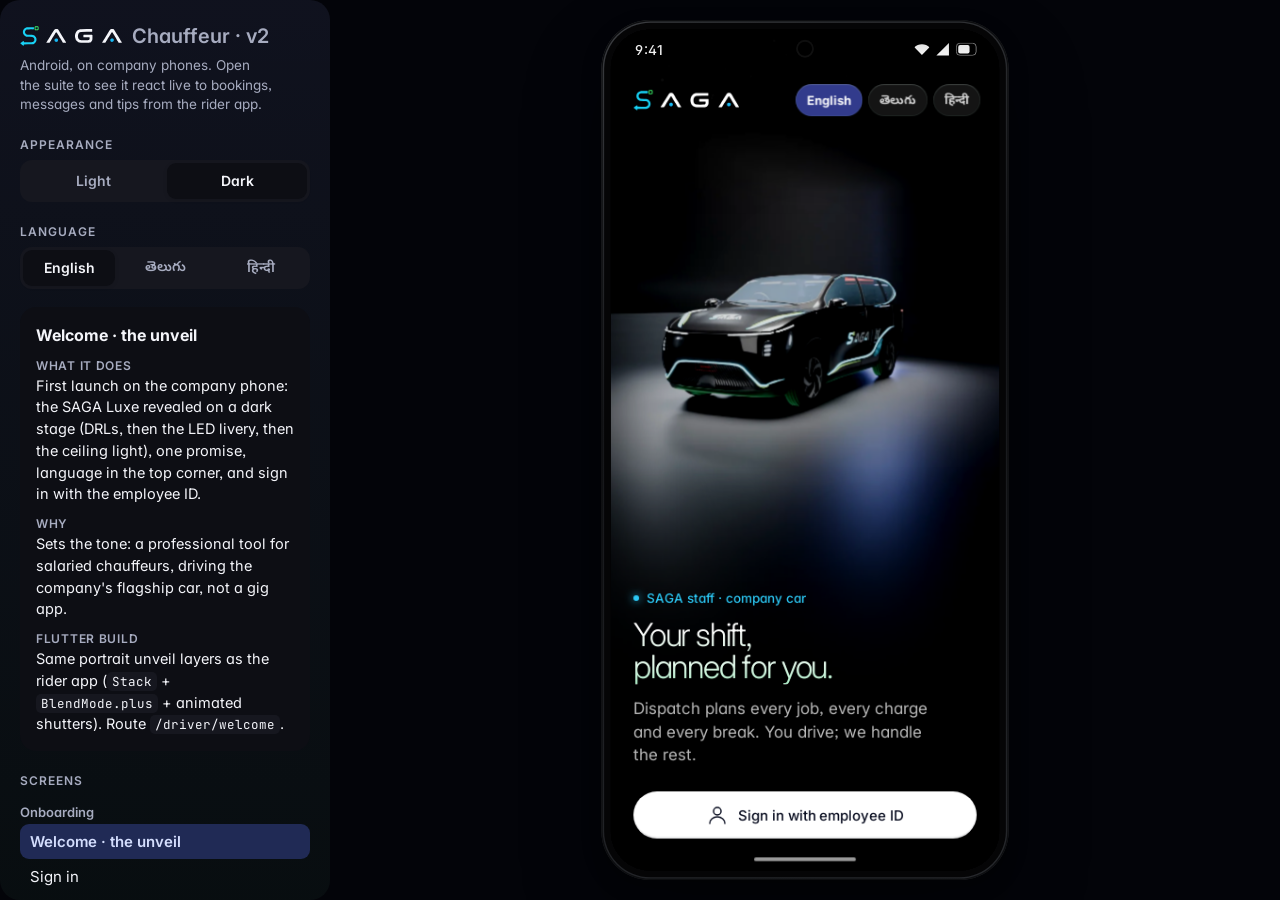
<file: v2/driver.html>
<!doctype html>
<html lang="en">
<head>
<meta charset="utf-8">
<meta name="viewport" content="width=device-width,initial-scale=1,viewport-fit=cover">
<title>SAGA Chauffeur</title>
<link rel="preconnect" href="https://fonts.googleapis.com"><link rel="preconnect" href="https://fonts.gstatic.com" crossorigin>
<link href="https://fonts.googleapis.com/css2?family=Manrope:wght@400;500;600;700;800&family=Instrument+Serif:ital@0;1&family=Inter:wght@300;400;500;600;700&family=JetBrains+Mono:wght@400;500&family=Noto+Sans+Telugu:wght@400;500;600;700&family=Noto+Sans+Devanagari:wght@400;500;600;700&family=Noto+Serif+Telugu:wght@500;600&family=Noto+Serif+Devanagari:wght@500;600&display=swap" rel="stylesheet">
<link rel="stylesheet" href="core.css">
<style>
body{background:#E4E4E8;color:var(--fg);overflow:hidden}
[data-theme=dark] body{background:#0B0B0D}
body.embed,body.bare{background:transparent}
.shell{display:flex;height:100vh}
.panel{width:330px;flex:none;overflow-y:auto;padding:24px 20px 40px;border-right:1px solid var(--hair);background:var(--bg);font-family:"Inter",system-ui,sans-serif}
.embed .panel,.bare .panel{display:none}
.panel h1{font-size:20px;font-weight:700;display:flex;align-items:center;gap:10px}
.panel .k{font-size:12px;font-weight:600;letter-spacing:.08em;text-transform:uppercase;color:var(--fg2);margin:22px 0 8px}
.panel .sw{display:flex;gap:4px;padding:3px;background:var(--surface2);border-radius:12px}
.panel .sw button{flex:1;height:36px;border-radius:9px;font-size:14px;font-weight:600;color:var(--fg2)}
.panel .sw button.on{background:var(--surface);color:var(--fg);box-shadow:0 1px 4px rgba(0,0,0,.1)}
.panel .grp{font-size:13px;font-weight:600;color:var(--fg2);margin:16px 0 4px}
.panel .sl{display:block;width:100%;text-align:left;padding:8px 10px;border-radius:9px;font-size:15px}
.panel .sl:hover{background:var(--surface2)}.panel .sl.on{background:var(--accent-soft);color:var(--on-accent-soft);font-weight:600}
.notes{margin-top:18px;padding:16px;border-radius:16px;background:var(--surface);font-size:14.5px;line-height:1.5}
.notes h3{font-size:16px;margin-bottom:8px}.notes dt{font-size:12px;font-weight:600;letter-spacing:.06em;text-transform:uppercase;color:var(--fg2);margin-top:10px}
.notes code{font-family:var(--mono);font-size:12.5px;background:var(--surface2);padding:1px 5px;border-radius:5px}
.panel a.out{display:block;margin-top:8px;font-size:14px;color:var(--accent-ink);font-weight:600;text-decoration:none}
.stagearea{flex:1;display:flex;align-items:center;justify-content:center;overflow:hidden}
.fit{transform-origin:center center;flex:none}
.foot{position:absolute;left:0;right:0;bottom:0;z-index:25;padding:24px 16px 36px;background:linear-gradient(to bottom,color-mix(in srgb,var(--bg) 0%,transparent),var(--bg) 26%)}
.has-foot .content{padding-bottom:190px}
/* onboarding */
.wl{position:absolute;inset:0;display:flex;flex-direction:column;color:#F4F4F6;padding:64px 22px 40px}
.wl .t-hero{color:#fff}
.wl-car{margin:28px -40px 0 -16px}
.wl-langs{display:flex;justify-content:center;gap:6px}
.wl-langs button{height:44px;padding:0 16px;border-radius:22px;color:#A9ABB3;font-size:15px;font-weight:600}
.wl-langs button.on{background:rgba(255,255,255,.12);color:#fff}
.vrow{display:flex;align-items:center;gap:14px;padding:14px 16px;background:var(--surface);border-radius:6px}
.vrow:first-child{border-radius:24px 24px 6px 6px}.vrow:last-child{border-radius:6px 6px 24px 24px}.vrow+.vrow{margin-top:3px}
.vrow .vi{width:42px;height:42px;border-radius:21px;display:flex;align-items:center;justify-content:center;background:color-mix(in srgb,var(--success) 15%,transparent);color:var(--success);flex:none}
.vrow .vi.warn{background:color-mix(in srgb,var(--warning) 16%,transparent);color:var(--warning)}
.vrow b{display:block;font-size:16.5px;font-weight:600}.vrow span.s{font-size:14px;color:var(--fg2)}
/* inspection camera */
.cam{position:absolute;inset:0;background:radial-gradient(80% 60% at 50% 40%,#2E3239 0%,#121418 60%,#08090B 100%);color:#fff;overflow:hidden}
.cam-top{position:absolute;top:50px;left:16px;right:16px;z-index:3}
.cam-steps{display:flex;gap:4px;margin-top:12px}.cam-steps i{flex:1;height:4px;border-radius:2px;background:rgba(255,255,255,.18)}
.cam-steps i.d{background:#fff}.cam-steps i.w{background:var(--warning)}.cam-steps i.c{background:var(--accent)}
.cam-title{font-family:var(--display);font-size:30px;font-weight:700;letter-spacing:-.02em;margin-top:14px;line-height:1.05}
.cam-hint{font-size:15px;color:#BFC2CA;margin-top:6px;line-height:1.4}
.cam-frame{position:absolute;left:22px;right:22px;top:250px;height:250px;border-radius:30px;border:2px dashed rgba(255,255,255,.35);display:flex;align-items:center;justify-content:center}
.cam-frame .guide{width:100%;opacity:.5}
.cam-frame .gi{color:rgba(255,255,255,.45)}.cam-frame .gi .ic{width:120px;height:120px;stroke-width:1}
.cam-frame.ok{border:2px solid var(--success)}.cam-frame.warn{border:2px solid var(--warning)}
.cam-scan{position:absolute;left:10px;right:10px;height:2px;background:var(--accent);box-shadow:0 0 10px var(--accent);animation:beam 1s ease-in-out infinite alternate;top:10%}
@keyframes beam{to{top:90%}}
.cam-res{position:absolute;left:22px;right:22px;top:516px;display:flex;align-items:center;gap:10px;padding:12px 16px;border-radius:20px;background:rgba(255,255,255,.1);font-size:15px;animation:popin .4s both}
.cam-res .ic{flex:none}
.cam-res.ok .ic{color:#3DD68C}.cam-res.warn .ic{color:#F5B53D}
.cam-shots{position:absolute;left:16px;right:16px;bottom:150px;display:flex;gap:6px;overflow-x:auto;scrollbar-width:none}
.cam-shots span{flex:none;width:46px;height:46px;border-radius:12px;background:rgba(255,255,255,.1);display:flex;align-items:center;justify-content:center;position:relative}
.cam-shots span .ic{width:20px;height:20px}
.cam-shots span.w{box-shadow:inset 0 0 0 2px #F5B53D}
.shutter{position:absolute;left:50%;bottom:44px;transform:translateX(-50%);width:84px;height:84px;border-radius:42px;border:5px solid #fff;background:rgba(255,255,255,.18);display:flex;align-items:center;justify-content:center}
.shutter i{width:62px;height:62px;border-radius:31px;background:#fff;transition:transform .15s}
.shutter:active i{transform:scale(.85)}
.camflash{position:absolute;inset:0;background:#fff;pointer-events:none;animation:flash .45s forwards;z-index:9}
/* duty */
.online{display:flex;align-items:center;gap:16px;padding:22px;border-radius:32px;background:var(--surface)}
.online.on{background:var(--accent);color:var(--on-accent)}
.online.on .t-sub{color:inherit;opacity:.85}
.online .t-h3{font-family:var(--display);font-size:24px;font-weight:700;letter-spacing:-.02em}
.online.on .tgl{background:var(--on-accent)}
.online.on .tgl::after{background:var(--accent)!important}
.radar{position:relative;display:flex;align-items:center;gap:16px;padding:18px;border-radius:28px;background:var(--ink);color:var(--on-ink);overflow:hidden}
.radar .dish{position:relative;width:64px;height:64px;border-radius:32px;border:1px solid rgba(255,255,255,.2);flex:none;overflow:hidden}
.radar .dish::before{content:"";position:absolute;inset:0;background:conic-gradient(from 0deg,transparent 0deg,color-mix(in srgb,var(--accent) 80%,transparent) 60deg,transparent 61deg);animation:spin 2s linear infinite;border-radius:50%}
.radar .dish::after{content:"";position:absolute;left:50%;top:50%;width:8px;height:8px;margin:-4px;border-radius:4px;background:#fff}
@keyframes spin{to{transform:rotate(360deg)}}
.radar b{font-size:17px;display:block}.radar span{font-size:14px;color:var(--on-ink2)}
.kpis{display:grid;grid-template-columns:repeat(3,1fr);gap:8px}
.kpis div{background:var(--surface);border-radius:26px;padding:16px;font-size:14px;color:var(--fg2)}
.kpis div:first-child{background:var(--ink);color:var(--on-ink2)}.kpis div:first-child b{color:#fff}
.kpis b{display:block;font-family:var(--display);font-size:36px;font-weight:400;letter-spacing:-.04em;line-height:1;margin-top:10px;color:var(--fg);font-feature-settings:"tnum" 1}
.job{display:flex;gap:14px;padding:16px;border-radius:28px;background:var(--surface);text-align:left;width:100%;color:var(--fg)}
.job+.job{margin-top:8px}
.job time{font-family:var(--display);font-size:26px;font-weight:400;letter-spacing:-.03em;min-width:66px}
.job .ty{display:inline-flex;align-items:center;gap:6px;font-size:13.5px;font-weight:600;padding:3px 10px;border-radius:12px;background:var(--accent-soft);color:var(--on-accent-soft)}
.job.next{background:var(--ink);color:var(--on-ink)}.job.next .t-sub{color:var(--on-ink2)}
/* assigned takeover */
.req{position:absolute;inset:0;display:flex;flex-direction:column;padding:62px 20px 36px;background:var(--accent);color:var(--on-accent)}
.req .t-sub{color:inherit;opacity:.85}
.ring{width:150px;height:150px;margin:6px auto 0;position:relative}
.ring svg{width:100%;height:100%;transform:rotate(-90deg)}
.ring circle{fill:none;stroke-width:9}
.ring .bg{stroke:rgba(255,255,255,.2)}.ring .fg{stroke:#fff;stroke-linecap:round;stroke-dasharray:503;animation:cd 10s linear forwards}
@keyframes cd{to{stroke-dashoffset:503}}
.ring .c{position:absolute;inset:0;display:flex;flex-direction:column;align-items:center;justify-content:center}
.ring .c b{font-family:var(--display);font-size:46px;font-weight:400;line-height:1}
.rcard{background:rgba(255,255,255,.12);border-radius:24px;padding:6px 16px}
.rcard .rr{display:flex;align-items:center;gap:12px;min-height:56px}
.rcard .hr{background:rgba(255,255,255,.2)}
.req .btn-stage{background:#fff;color:#0B0C0F}
/* nav */
.turn{position:absolute;z-index:31;left:12px;right:12px;top:50px;border-radius:26px;background:var(--ink);color:#fff;padding:16px 18px;display:flex;gap:14px;align-items:center;box-shadow:0 10px 30px rgba(0,0,0,.3)}
.turn .ic{width:40px;height:40px;stroke-width:2.4;color:var(--accent-ink)}
[data-theme=light] .turn .ic{color:#8FA6FF}
.turn b{font-family:var(--display);font-size:26px;display:block;line-height:1.05;font-weight:700}.turn span{font-size:16px;opacity:.8}
.plate{font-family:var(--mono);font-size:14px;font-weight:500;padding:5px 8px;border-radius:7px;background:var(--surface);border:1px solid var(--hair)}
.rider{display:flex;align-items:center;gap:14px;padding:14px;border-radius:22px;background:var(--surface2)}
.rider .ph{width:52px;height:52px;border-radius:26px;background:var(--accent-soft);color:var(--on-accent-soft);font-weight:700;display:flex;align-items:center;justify-content:center;flex:none}
.acts{display:grid;grid-template-columns:repeat(3,1fr);gap:8px}
.act{display:flex;flex-direction:column;align-items:center;gap:6px;font-size:14px;font-weight:500;color:var(--fg)}
.act span.c{width:56px;height:56px;border-radius:18px;background:var(--accent-soft);color:var(--on-accent-soft);display:flex;align-items:center;justify-content:center;position:relative}
.act span.c i{position:absolute;top:-3px;right:-3px;min-width:20px;height:20px;border-radius:10px;background:var(--danger);color:#fff;font-size:12px;font-style:normal;display:flex;align-items:center;justify-content:center;padding:0 5px}
.act.sos span.c{color:var(--danger)}
.timer{font-family:var(--display);font-size:64px;font-weight:400;letter-spacing:-.04em;line-height:1}
.progress{height:8px;border-radius:4px;background:var(--surface3);overflow:hidden}
.progress i{display:block;height:100%;background:var(--accent);border-radius:4px}
.codein{display:flex;gap:10px;justify-content:center;margin-top:20px}
.codein span{width:68px;height:80px;border-radius:20px;border:2px solid var(--fg3);display:flex;align-items:center;justify-content:center;font-family:var(--mono);font-size:36px}
.codein span.f{border-color:var(--accent);background:var(--accent-soft);color:var(--on-accent-soft);animation:popin .3s both}
.codein.ok span{border-color:var(--success);background:color-mix(in srgb,var(--success) 16%,transparent);color:var(--success)}
.codein.bad span{border-color:var(--danger);color:var(--danger)}
.keys{display:grid;grid-template-columns:repeat(3,1fr);gap:8px;margin-top:24px}
.keys button{height:66px;border-radius:20px;background:var(--surface2);font-size:28px;font-weight:500;color:var(--fg)}
.safety{position:absolute;z-index:32;left:12px;right:12px;top:150px;display:flex;gap:12px;align-items:center;padding:14px 16px;border-radius:22px;background:#F5B53D;color:#2A1B00;font-size:15px;font-weight:600;box-shadow:0 10px 24px rgba(0,0,0,.25);animation:sheetup .5s both}
.ringc{width:190px;height:190px;margin:0 auto;position:relative}
.ringc svg{width:100%;height:100%;transform:rotate(-90deg)}
.ringc circle{fill:none;stroke-width:14;stroke-linecap:round}
.ringc .bg{stroke:var(--surface3)}.ringc .fg{stroke:var(--success);transition:stroke-dashoffset 3.2s cubic-bezier(.3,0,.2,1)}
.ringc .c{position:absolute;inset:0;display:flex;flex-direction:column;align-items:center;justify-content:center}
.ringc .c b{font-family:var(--display);font-size:52px;font-weight:400;letter-spacing:-.04em;line-height:1}
.seal{width:96px;height:96px;border-radius:48px;margin:0 auto;background:var(--success);color:#fff;display:flex;align-items:center;justify-content:center;animation:popin .5s both}
.seal .ic{width:48px;height:48px;stroke-width:2.6}
.stars{display:flex;justify-content:center;gap:8px}.stars button{width:52px;height:52px;color:var(--fg3)}.stars button .ic{width:34px;height:34px}.stars button.on{color:#E8A317}.stars button.on .ic{fill:#E8A317}
.flightbox{border-radius:24px;padding:16px;background:var(--surface);display:flex;gap:14px;align-items:center}
.bonus{padding:20px;border-radius:30px;background:var(--accent);color:var(--on-accent)}
.bonus .big{font-family:var(--display);font-size:46px;font-weight:400;letter-spacing:-.04em;line-height:1}
.bonus .progress{background:rgba(255,255,255,.25)}.bonus .progress i{background:#fff}
.wallet{padding:22px;border-radius:32px;background:var(--ink);color:var(--on-ink)}
.wallet .big{font-family:var(--display);font-size:56px;font-weight:400;letter-spacing:-.045em;line-height:1;margin-top:8px}
.tx{display:flex;align-items:center;gap:12px;padding:12px 4px;border-bottom:1px solid var(--hair);font-size:15.5px}
.tx:last-child{border-bottom:0}.tx b{margin-left:auto;font-feature-settings:"tnum" 1}.tx .s{display:block;font-size:13.5px;color:var(--fg2)}
.tx .ti{width:40px;height:40px;border-radius:20px;background:var(--surface2);display:flex;align-items:center;justify-content:center;flex:none}
/* chat */
.msgs{display:flex;flex-direction:column;gap:8px;padding:8px 16px 20px}
.bub{max-width:80%;padding:11px 14px;border-radius:20px;font-size:16px;line-height:1.35;animation:popin .3s both}
.bub.me{align-self:flex-end;background:var(--accent);color:var(--on-accent);border-bottom-right-radius:6px}
.bub.them{align-self:flex-start;background:var(--surface2);border-bottom-left-radius:6px}
.bub small{display:block;font-size:12px;opacity:.7;margin-top:4px}
.qr{display:flex;flex-wrap:wrap;gap:8px}
/* heads-up notification (Android) */
.hu{position:absolute;z-index:95;left:8px;right:8px;top:8px;display:flex;gap:12px;align-items:flex-start;padding:14px 16px;border-radius:24px;background:var(--surface);color:var(--fg);box-shadow:0 12px 34px rgba(0,0,0,.28);transform:translateY(-130%);transition:transform .45s cubic-bezier(.2,1.2,.3,1);cursor:pointer}
.hu.on{transform:none}
.hu .ap{width:36px;height:36px;border-radius:18px;background:var(--accent);color:var(--on-accent);display:flex;align-items:center;justify-content:center;flex:none}
.hu .ap .ic{width:19px;height:19px}
.hu .hd{font-size:12.5px;color:var(--fg2);display:flex;gap:6px}.hu b{display:block;font-size:15.5px;margin-top:2px}.hu p{font-size:14.5px;color:var(--fg2);margin-top:2px;line-height:1.35}
.bellb{position:relative}.bellb i{position:absolute;top:8px;right:8px;min-width:18px;height:18px;border-radius:9px;background:var(--danger);color:#fff;font-size:11px;font-style:normal;display:flex;align-items:center;justify-content:center;padding:0 4px}
.nt{display:flex;gap:14px;padding:14px 16px;background:var(--surface);border-radius:6px}
.nt:first-child{border-radius:24px 24px 6px 6px}.nt:last-child{border-radius:6px 6px 24px 24px}.nt:only-child{border-radius:24px}.nt+.nt{margin-top:3px}
.nt .ni{width:42px;height:42px;border-radius:21px;background:var(--accent-soft);color:var(--on-accent-soft);display:flex;align-items:center;justify-content:center;flex:none}
.nt.new .ni{background:var(--accent);color:var(--on-accent)}
.nt b{font-size:16px;display:block}.nt p{font-size:14.5px;color:var(--fg2);margin-top:2px;line-height:1.4}.nt time{font-size:13px;color:var(--fg2);display:block;margin-top:4px}
</style>
<link rel="stylesheet" href="system.css?v=9">
<link rel="stylesheet" href="ds.css?v=70">
</head>
<body>
<div class="shell">
  <aside class="panel" id="panel"></aside>
  <main class="stagearea" id="stagearea"><div class="fit" id="fit"><div class="device" id="device"><div class="screen" id="screen">
    <div class="statusbar" id="sb"></div>
    <div class="views" id="views"></div>
    <div class="sbfade" id="sbfade"></div>
    <nav class="tabbar hide" id="tabbar"></nav>
    <div class="hu" id="hu"></div>
    <div class="toast" id="toast"></div>
    <div class="homebar"></div>
  </div></div></div></main>
</div>
<script src="core.js?v=35"></script>
<script src="stage.js?v=10"></script>
<script>
(function () {
const S = SAGA; S.state.os = "android"; S.apply();
const L = S.L, I = S.icon, $ = (q, r = document) => r.querySelector(q), $$ = (q, r = document) => [...r.querySelectorAll(q)];
const EMBED = S.qs.has("embed"), BARE = S.qs.has("bare"), V = S.VEHICLE;
document.body.classList.toggle("embed", EMBED); document.body.classList.toggle("bare", BARE);
const esc = s => String(s).replace(/&/g, "&amp;").replace(/"/g, "&quot;").replace(/</g, "&lt;");

const STEPS = [
  ["front", "car", ["Front", "ముందు భాగం", "आगे से"], ["Stand 3 m in front. Fit the whole car in the frame.", "3 మీటర్ల దూరంలో ముందు నిలబడండి. కారు మొత్తం ఫ్రేమ్‌లో ఉండాలి.", "3 मीटर आगे खड़े हों। पूरी गाड़ी फ़्रेम में रखें।"], "spin2-68"],
  ["fl", "car", ["Front-left corner", "ముందు ఎడమ మూల", "आगे बायाँ कोना"], ["Step to the front-left corner. Bumper and wheel in view.", "ముందు ఎడమ మూలకు వెళ్ళండి. బంపర్, చక్రం కనిపించాలి.", "आगे बाएँ कोने पर जाएँ। बम्पर और पहिया दिखे।"], "spin2-04"],
  ["left", "car", ["Left side", "ఎడమ వైపు", "बाईं ओर"], ["Walk to the left side. Wheels to wheels in the frame.", "ఎడమ వైపుకు వెళ్ళండి. రెండు చక్రాలు ఫ్రేమ్‌లో.", "बाईं ओर जाएँ। दोनों पहिये फ़्रेम में।"], "spin2-13"],
  ["rl", "car", ["Rear-left corner", "వెనుక ఎడమ మూల", "पीछे बायाँ कोना"], ["Rear-left corner. Tail light and wheel in view.", "వెనుక ఎడమ మూల. టెయిల్ లైట్, చక్రం కనిపించాలి.", "पीछे बायाँ कोना। टेल लाइट और पहिया दिखे।"], "spin2-22"],
  ["rear", "car", ["Rear", "వెనుక భాగం", "पीछे से"], ["Stand behind the car. Include the bumper and boot lid.", "కారు వెనుక నిలబడండి. బంపర్, బూట్ కనిపించాలి.", "गाड़ी के पीछे खड़े हों। बम्पर और डिक्की दिखे।"], "spin2-31", "warn"],
  ["rr", "car", ["Rear-right corner", "వెనుక కుడి మూల", "पीछे दायाँ कोना"], ["Rear-right corner. Tail light and wheel in view.", "వెనుక కుడి మూల. టెయిల్ లైట్, చక్రం కనిపించాలి.", "पीछे दायाँ कोना। टेल लाइट और पहिया दिखे।"], "spin2-40"],
  ["right", "car", ["Right side", "కుడి వైపు", "दाईं ओर"], ["Now the right side, wheels to wheels.", "ఇప్పుడు కుడి వైపు, రెండు చక్రాలు.", "अब दाईं ओर, दोनों पहिये।"], "spin2-49"],
  ["fr", "car", ["Front-right corner", "ముందు కుడి మూల", "आगे दायाँ कोना"], ["Front-right corner. Headlamp and wheel in view.", "ముందు కుడి మూల. హెడ్‌ల్యాంప్, చక్రం కనిపించాలి.", "आगे दायाँ कोना। हेडलैंप और पहिया दिखे।"], "spin2-58"],
  ["dash", "battery", ["Dashboard", "డ్యాష్‌బోర్డ్", "डैशबोर्ड"], ["Charge and odometer in one photo. We read them for you.", "ఛార్జ్, ఓడోమీటర్ ఒకే ఫోటోలో. మేమే చదువుతాం.", "चार्ज और ओडोमीटर एक फ़ोटो में। हम पढ़ लेंगे।"], "cut-front"]
];
const st = { step: 0, shots: [], busy: false, flash: false, mode: "start", checks: [true, true, true, false, true], online: false, code: "", bad: false, rating: 0, autoAssign: false, safety: false, charging: false, charge: 64, tips: 350, notif: 2, inbox: [], perms: { loc: true, alerts: true, cam: true }, job: { rider: "Ananya Rao", ini: "AR", pick: "MVP Colony, Sector 4", drop: "Dwaraka Nagar", km: 12.4 }, riderLive: false };
const NOTIFS0 = [
  ["plane", L("AI 1912 landed 11:02", "AI 1912 11:02కి ల్యాండ్", "AI 1912 11:02 पर लैंड"), L("Your 11:20 Arrivals pickup is on time. Belt 3.", "మీ 11:20 అరైవల్స్ పికప్ సమయానికి. బెల్ట్ 3.", "आपका 11:20 अराइवल पिकअप समय पर। बेल्ट 3।"), "10:58"],
  ["bolt", L("Charging slot booked", "ఛార్జింగ్ స్లాట్ బుక్", "चार्जिंग स्लॉट बुक"), L("14:00 at SAGA hub, Madhurawada. Fast charger 2.", "14:00కి SAGA హబ్, మధురవాడ. ఫాస్ట్ ఛార్జర్ 2.", "14:00 SAGA हब, मधुरवाड़ा। फ़ास्ट चार्जर 2।"), "09:40"]
];

const btn = (label, o = {}) => `<button class="btn ${o.kind || "btn-primary"} block ${o.cls || ""}" ${o.go ? `data-go="${o.go}"` : ""} ${o.act ? `data-act="${o.act}"` : ""} ${o.toast ? `data-toast="${esc(o.toast)}"` : ""}>${o.icon ? I(o.icon) : ""}<span>${label}</span></button>`;
const bar = (title, o = {}) => `<header class="topbar"><div class="tb-row">${o.back === false ? '<span style="width:10px"></span>' : `<button class="ibtn" data-back aria-label="Back">${I("arrowl")}</button>`}<div class="tb-title">${o.large ? "" : title}</div><div class="tb-actions">${o.actions || ""}</div></div>${o.large ? `<h1 class="tb-headline">${title}</h1>` : ""}</header>`;
const row = o => { const live = o.go || o.toast || o.act; const tag = live ? "button" : "div"; return `<${tag} class="row" ${o.go ? `data-go="${o.go}"` : ""} ${o.toast ? `data-toast="${esc(o.toast)}"` : ""} ${o.act ? `data-act="${o.act}"` : ""}>${o.icon ? `<span class="lead ${o.lc || ""}">${I(o.icon)}</span>` : ""}<span class="tx" style="flex:1"><span class="t1" style="display:block">${o.t}</span>${o.s ? `<span class="t2" style="display:block">${o.s}</span>` : ""}</span><span class="trail">${o.trail || ""}${live ? I("chevr") : ""}</span></${tag}>`; };
const pill = (icon, t, k = "") => `<span class="pill ${k}">${icon ? I(icon) : ""}${t}</span>`;
const sh = (t, link = "") => `<div class="sh"><h2>${t}</h2>${link}</div>`;
const seg = (opts, cur, act) => `<div class="seg">${opts.map(([v, l]) => `<button class="${v === cur ? "on" : ""}" data-act="${act}" data-v="${v}">${v === cur ? I("check", "sm") : ""}${l}</button>`).join("")}</div>`;
const tgl = (on, attr = "") => `<span class="tgl ${on ? "on" : ""}" role="switch" aria-checked="${on}" ${attr}></span>`;
const bell = () => `<button class="ibtn bellb" data-go="inbox" aria-label="Notifications">${I("bell")}${st.notif ? `<i>${st.notif}</i>` : ""}</button>`;

const SC = {}; const def = (id, m, r, mount) => (SC[id] = Object.assign({ id, render: r, mount }, m));

/* ---------------- onboarding ---------------- */
/* ---------------- v4 "Luminous" chauffeur: cockpit tone, Android first ---------------- */
const pane = (inner, cls = "") => `<div class="dv-glass ${cls}">${inner}</div>`;
const kpi = (label, val, unit = "", count = true) => `<div class="dv-kpi"><small>${label}</small><b class="t-num">${count ? `<span data-count="${val}">${val}</span>` : val}<i>${unit}</i></b></div>`;
const ticks = (n, on, cls = "") => `<span class="dv-ticks ${cls}" aria-hidden="true">${Array.from({ length: n }, (_, i) => `<i class="${i < on ? "on" : ""}" style="--a:${i * 360 / n}deg"></i>`).join("")}</span>`;

def("welcome", { g: "Onboarding", n: "Welcome · the unveil", sb: "light", what: "First launch on the company phone: the SAGA Luxe revealed on a dark stage (DRLs, then the LED livery, then the ceiling light), one promise, language in the top corner, and sign in with the employee ID.", why: "Sets the tone: a professional tool for salaried chauffeurs, driving the company's flagship car, not a gig app.", fl: "Same portrait unveil layers as the rider app (<code>Stack</code> + <code>BlendMode.plus</code> + animated shutters). Route <code>/driver/welcome</code>." }, () => `
  <div class="ob go dv-ob">
    <div class="stg" id="unv"></div>
    <div class="ob-shade"></div>
    <div class="ob-top ob-in" style="animation-delay:2.6s">${S.logo()}<div class="ob-langs">${S.LANGS.map(l => `<button class="${S.state.lang === l.id ? "on" : ""}" data-act="lang" data-v="${l.id}">${l.native}</button>`).join("")}</div></div>
    <div class="ob-body">
      <span class="ob-eyebrow ob-in" style="animation-delay:2.2s"><i></i>${L("SAGA staff · company car", "SAGA ఉద్యోగి · కంపెనీ కారు", "SAGA कर्मचारी · कंपनी की गाड़ी")}</span>
      <h1 class="ob-h ob-in" style="animation-delay:2.35s">${L("Your shift,<br><em>planned for you.</em>", "మీ షిఫ్ట్,<br><em>మీ కోసం ప్లాన్.</em>", "आपकी शिफ़्ट,<br><em>आपके लिए तय।</em>")}</h1>
      <p class="ob-p ob-in" style="animation-delay:2.5s">${L("Dispatch plans every job, every charge and every break. You drive; we handle the rest.", "ప్రతి పని, ఛార్జింగ్, విరామం డిస్పాచ్ ప్లాన్ చేస్తుంది. మీరు నడపండి; మిగతాది మేము.", "हर काम, चार्जिंग और ब्रेक डिस्पैच तय करता है। आप चलाइए; बाकी हम।")}</p>
      <div class="ob-cta ob-in" style="animation-delay:2.7s">${btn(L("Sign in with employee ID", "ఉద్యోగి IDతో సైన్ ఇన్", "कर्मचारी ID से साइन इन"), { go: "signin", icon: "user" })}</div>
    </div>
  </div>`, el => { const s = SagaStage.unveil(el.querySelector("#unv"), { set: "p5", autoplay: false, instant: st.unveiled }); s.ready.then(() => s.play()); st.unveiled = 1; });

def("signin", { g: "Onboarding", n: "Sign in", nav: 1, foot: 1, what: "Employee ID on a glass badge with the chauffeur's photo, the registered mobile, and the SMS code filling itself digit by digit.", why: "Only SAGA staff can use this app, and the phone stays tied to the chauffeur.", fl: "<code>POST /driver/auth</code> + SMS Retriever." }, () => `
  ${bar(L("Sign in", "సైన్ ఇన్", "साइन इन"))}
  <div class="content"><div class="pad">
    <span class="eyebrow">${L("SAGA Mobility · staff", "SAGA మొబిలిటీ · సిబ్బంది", "SAGA मोबिलिटी · स्टाफ़")}</span>
    <h1 class="t-title serif mt8">${L("Welcome back, <em>Ravi.</em>", "తిరిగి స్వాగతం, <em>రవి.</em>", "वापसी पर स्वागत, <em>रवि।</em>")}</h1>
    <div class="dv-badge mt16 lg-brand"><span class="dv-ph">RK</span><div class="grow"><small>${L("Employee ID", "ఉద్యోగి ID", "कर्मचारी ID")}</small><b class="t-num">SG-0142</b><small>Ravi Kumar · ${L("Chauffeur, grade 2", "డ్రైవర్, గ్రేడ్ 2", "शोफ़र, ग्रेड 2")}</small></div>${S.logoMark()}</div>
    <p class="t-label mt20">${L("Registered mobile", "రిజిస్టర్డ్ మొబైల్", "रजिस्टर्ड मोबाइल")}</p>
    <div class="field dv-field mt8"><b>+91</b><input value="98661 20442" type="tel" aria-label="${L("Mobile", "మొబైల్", "मोबाइल")}"></div>
    <p class="t-label mt16">${L("Code from SMS · filled for you", "SMS కోడ్ · ఆటోమేటిక్‌గా", "SMS कोड · अपने-आप भरा")}</p>
    <div class="dv-otp mt8">${"583014".split("").map((d, i) => `<span style="--d:${300 + i * 110}ms">${d}</span>`).join("")}</div>
  </div></div>
  <div class="foot">${btn(L("Continue", "కొనసాగండి", "आगे बढ़ें"), { go: "verify" })}</div>`);

def("verify", { g: "Onboarding", n: "Profile checks", nav: 1, foot: 1, what: "First day only: licence, commercial badge, police verification, selfie and training, ticked one after another on a glass list with a progress ring. Anything pending has a one-tap fix.", why: "Riders trust SAGA because every chauffeur is verified. The app shows the chauffeur exactly what's done and what's left.", fl: "<code>GET /driver/compliance</code>; selfie via camera, matched by ops." }, () => {
  const v = (icon, t, s, k, i) => `<div class="dv-ck ${k}" style="--d:${200 + i * 140}ms"><span class="dv-ck-i">${I(k === "warn" ? "clock" : "check")}</span><div class="grow"><b>${t}</b><small>${s}</small></div>${I(icon, "sm dv-ck-t")}</div>`;
  return `${bar(L("Your profile", "మీ ప్రొఫైల్", "आपकी प्रोफ़ाइल"))}
  <div class="content"><div class="pad">
    <div class="dv-vhead"><span class="dv-ring">${ticks(40, 32)}<b class="t-num">4/5</b></span><div><h1 class="t-title">${L("Almost ready, Ravi", "దాదాపు సిద్ధం, రవి", "लगभग तैयार, रवि")}</h1><p class="t-sub mt4">${L("SAGA checked these for you. One thing left.", "SAGA ఇవి తనిఖీ చేసింది. ఒక్కటే మిగిలి ఉంది.", "SAGA ने ये जाँच लिए। बस एक बाकी है।")}</p></div></div>
    ${pane(`
      ${v("card", L("Driving licence", "డ్రైవింగ్ లైసెన్స్", "ड्राइविंग लाइसेंस"), L("LMV-TR · valid till 2031", "LMV-TR · 2031 వరకు", "LMV-TR · 2031 तक"), "ok", 0)}
      ${v("shield", L("Commercial badge", "కమర్షియల్ బ్యాడ్జ్", "कमर्शियल बैज"), L("Verified by SAGA ops", "SAGA ఆప్స్ ధృవీకరించింది", "SAGA ऑप्स द्वारा सत्यापित"), "ok", 1)}
      ${v("shield", L("Police verification", "పోలీస్ వెరిఫికేషన్", "पुलिस सत्यापन"), L("Cleared 12 Oct 2026", "12 అక్టో 2026న క్లియర్", "12 अक्टू 2026 को पास"), "ok", 2)}
      ${v("user", L("Selfie for your ID card", "ID కార్డు కోసం సెల్ఫీ", "ID कार्ड के लिए सेल्फ़ी"), L("Matched to your licence", "లైసెన్స్‌తో సరిపోయింది", "लाइसेंस से मिलान"), "ok", 3)}
      ${v("spark", L("Training · 4 of 5 modules", "శిక్షణ · 5లో 4 మాడ్యూల్స్", "प्रशिक्षण · 5 में से 4 मॉड्यूल"), L("Airport etiquette · 6 min left", "ఎయిర్‌పోర్ట్ మర్యాద · 6 నిమి మిగిలి", "एयरपोर्ट शिष्टाचार · 6 मिनट बाकी"), "warn", 4)}`, "mt16 dv-list")}
    <button class="btn btn-secondary block mt12" data-toast="${esc(L("Module 5 marked complete", "మాడ్యూల్ 5 పూర్తి", "मॉड्यूल 5 पूरा"))}">${I("spark")}<span>${L("Finish module 5 now", "మాడ్యూల్ 5 ఇప్పుడే పూర్తి చేయండి", "मॉड्यूल 5 अभी पूरा करें")}</span></button>
  </div></div>
  <div class="foot">${btn(L("Continue", "కొనసాగండి", "आगे बढ़ें"), { go: "perms" })}</div>`;
});

def("perms", { g: "Onboarding", n: "Permissions", nav: 1, foot: 1, what: "Three permissions on glass cards, each with one plain reason: location during the shift, full-screen job alerts, and the camera for the photo check.", why: "Each permission has one plain reason. Without them, jobs can't reach the chauffeur.", fl: "<code>permission_handler</code>: locationAlways, USE_FULL_SCREEN_INTENT, camera." }, () => {
  const p = (k, icon, t, s) => `<button class="dv-perm ${st.perms[k] ? "on" : ""}" data-act="perm" data-k="${k}"><span class="dv-perm-i">${I(icon)}</span><span class="grow"><b>${t}</b><small>${s}</small></span>${tgl(st.perms[k])}</button>`;
  return `${bar(L("Set up", "సెటప్", "सेटअप"))}
  <div class="content"><div class="pad">
    <h1 class="t-title">${L("Three things, then you're on", "మూడు అనుమతులు, తర్వాత మొదలు", "तीन चीज़ें, फिर शुरू")}</h1>
    <div class="dv-perms mt16">
      ${p("loc", "pin", L("Location, during your shift", "లొకేషన్, షిఫ్ట్‌లో", "लोकेशन, शिफ़्ट में"), L("So dispatch can plan jobs around where you are. Never off shift.", "మీరు ఎక్కడున్నారో చూసి డిస్పాచ్ పనులు ప్లాన్ చేస్తుంది. షిఫ్ట్ బయట ఎప్పుడూ కాదు.", "ताकि डिस्पैच आपकी जगह के हिसाब से काम तय करे। शिफ़्ट के बाहर कभी नहीं।"))}
      ${p("alerts", "bell", L("Full-screen job alerts", "పూర్తి స్క్రీన్ జాబ్ అలర్ట్‌లు", "पूरी स्क्रीन पर जॉब अलर्ट"), L("New jobs show full screen, even when the phone is locked.", "ఫోన్ లాక్‌లో ఉన్నా కొత్త పనులు పూర్తి స్క్రీన్‌లో.", "फ़ोन लॉक हो तब भी नया काम पूरी स्क्रीन पर।"))}
      ${p("cam", "scan", L("Camera", "కెమెరా", "कैमरा"), L("For the 1-minute photo check before and after every shift.", "ప్రతి షిఫ్ట్ ముందు, తర్వాత 1 నిమిషం ఫోటో తనిఖీ కోసం.", "हर शिफ़्ट से पहले और बाद 1 मिनट की फ़ोटो जाँच के लिए।"))}
    </div>
  </div></div>
  <div class="foot">${btn(L("Start vehicle check", "వాహన తనిఖీ ప్రారంభించండి", "गाड़ी जाँच शुरू करें"), { act: "startcheck", icon: "scan" })}</div>`;
});

/* ---------------- vehicle inspection: every "photo" is a real render of the car from that angle ---------------- */
const shotSeq = () => st.mode === "end" ? [0, 2, 4, 6] : STEPS.map((_, i) => i);
const shotImg = i => SagaStage.src(STEPS[i][4]);
def("inspect", { g: "Start of shift", n: "Vehicle check", sb: "light", what: "A guided 9-photo check: front, the four corners, both sides, the rear and the dashboard. The viewfinder shows the angle to stand at with a level line; each shot flashes, drops into the film strip as a real photo and gets its check. Marks already on record are recognised; the dashboard photo is read for charge and odometer.", why: "Every ride is a premium promise. The check takes a minute, protects the chauffeur from blame for old damage, and gives ops a dated record of every car, every shift.", fl: "<code>camera</code> package; photos to <code>POST /shifts/{id}/inspection</code>; damage comparison server-side against the last inspection. Odometer and charge read by on-device OCR. In this demo the photos are Cycles renders of the car from each angle." }, () => {
  const seq = shotSeq(), total = seq.length, k = Math.min(st.step, total - 1), i = seq[k], s = STEPS[i], last = st.shots[st.shots.length - 1], done = st.shots.length >= total;
  return `<div class="dv-cam ${st.busy ? "busy" : ""} ${st.justShot ? "shot" : ""}">
    <div class="dv-cam-top">
      <button class="dv-x" data-back aria-label="${L("Close", "మూసివేయి", "बंद करें")}">${I("close")}</button>
      <span class="dv-cam-t">${st.mode === "end" ? L("End-of-shift check", "షిఫ్ట్ ముగింపు తనిఖీ", "शिफ़्ट के अंत की जाँच") : L("Vehicle check", "వాహన తనిఖీ", "गाड़ी जाँच")}<b class="t-num">${Math.min(st.shots.length + (done ? 0 : 1), total)} / ${total}</b></span>
      <span class="dv-x ghost"></span>
    </div>
    <div class="dv-steps">${seq.map((x, n) => `<i class="${n < st.shots.length ? (st.shots[n] === "warn" ? "w" : "d") : n === k ? "c" : ""}"></i>`).join("")}</div>
    <div class="dv-cam-name"><b>${L(...s[2])}</b><small>${L(...s[3])}</small></div>
    <div class="dv-vf ${s[0] === "dash" ? "dash" : ""}">
      <img src="${shotImg(i)}" alt="" class="dv-live">
      ${s[0] === "dash" ? `<span class="dv-ocr a"><small>${L("Charge", "ఛార్జ్", "चार्ज")}</small>92%</span><span class="dv-ocr b"><small>ODO</small>12,408 km</span>` : `<span class="dv-level"></span>`}
      <span class="dv-grid"></span><i class="c1"></i><i class="c2"></i><i class="c3"></i><i class="c4"></i>
      ${st.busy ? `<span class="dv-scanl"></span>` : ""}
      ${st.flash ? `<span class="dv-flash"></span>` : ""}
      <span class="dv-angle">${I(s[1], "sm")}${L(...s[2])}</span>
    </div>
    <div class="dv-res ${st.busy ? "busy" : st.justShot ? last : ""}">${st.busy ? `${I("spark", "sm")}${L("Checking the photo…", "ఫోటో తనిఖీ చేస్తున్నాం…", "फ़ोटो जाँच रहे हैं…")}` : st.justShot ? `${I(last === "warn" ? "alert" : "check", "sm")}${st.lastNote}` : `${I("info", "sm")}${L("Hold steady. The frame turns green when it's straight.", "స్థిరంగా పట్టుకోండి. నేరుగా ఉంటే ఫ్రేమ్ ఆకుపచ్చ అవుతుంది.", "स्थिर रखें। सीधा होने पर फ़्रेम हरा होगा।")}`}</div>
    <div class="dv-film">${seq.map((x, n) => n < st.shots.length ? `<span class="${st.shots[n] === "warn" ? "w" : ""} ${n === st.shots.length - 1 && st.justShot ? "new" : ""}"><img src="${shotImg(x)}" alt=""><b>${I(st.shots[n] === "warn" ? "alert" : "check", "sm")}</b></span>` : `<span class="empty ${n === k ? "c" : ""}">${I(STEPS[x][1], "sm")}</span>`).join("")}</div>
    <button class="dv-shutter" data-act="shoot" aria-label="${L("Take photo", "ఫోటో తీయండి", "फ़ोटो लें")}" ${done ? "disabled" : ""}><i></i></button>
  </div>`;
});

def("checklist", { g: "Start of shift", n: "Ready to go", nav: 1, foot: 1, what: "The nine photos as a contact sheet with their checks, the charge, range and odometer read from the dashboard photo, and the cabin checklist. Slide to go online.", why: "Sliding (not tapping) avoids going online by accident and makes starting the shift feel deliberate.", fl: "<code>POST /shifts/{id}/start</code>." }, () => {
  const all = st.checks.every(Boolean), seq = shotSeq();
  const items = [L("Cabin and seats cleaned", "క్యాబిన్, సీట్లు శుభ్రం", "केबिन और सीटें साफ़"), L("4 chilled water bottles", "4 చల్లని నీళ్ల సీసాలు", "4 ठंडी पानी की बोतलें"), L("USB-C chargers in place", "USB-C ఛార్జర్లు ఉన్నాయి", "USB-C चार्जर मौजूद"), L("Child seat in the boot", "బూట్‌లో చైల్డ్ సీట్", "डिक्की में चाइल्ड सीट"), L("Uniform and ID card", "యూనిఫాం, ID కార్డు", "यूनिफ़ॉर्म और ID कार्ड")];
  const warn = st.shots.filter(x => x === "warn").length;
  return `${bar(L("Ready to go", "సిద్ధం", "तैयार"))}
  <div class="content"><div class="pad">
    ${pane(`<div class="dv-sum"><span class="dv-seal">${I("check")}</span><div class="grow"><b>${L(`${st.shots.length || 9} photos · no new damage`, `${st.shots.length || 9} ఫోటోలు · కొత్త నష్టం లేదు`, `${st.shots.length || 9} फ़ोटो · कोई नया नुकसान नहीं`)}</b><small>${warn ? L("1 mark already on record: rear bumper", "1 గుర్తు ఇప్పటికే రికార్డులో: వెనుక బంపర్", "1 निशान पहले से दर्ज: पिछला बम्पर") : L("All clear", "అంతా సరే", "सब ठीक")}</small></div></div>
      <div class="dv-sheet">${seq.map((x, n) => `<span class="${(st.shots[n] || "ok") === "warn" ? "w" : ""}" style="--d:${n * 50}ms"><img src="${shotImg(x)}" alt="${esc(L(...STEPS[x][2]))}"><b>${I((st.shots[n] || "ok") === "warn" ? "alert" : "check", "sm")}</b></span>`).join("")}</div>`, "mt4")}
    <div class="dv-kpis mt12">${kpi(L("Charge", "ఛార్జ్", "चार्ज"), 92, "%")}${kpi(L("Range", "రేంజ్", "रेंज"), 300, "km")}${kpi(L("Odometer", "ఓడోమీటర్", "ओडोमीटर"), "12,408", "km", false)}</div>
    <h2 class="t-h3 mt20">${L("Cabin checklist", "క్యాబిన్ చెక్‌లిస్ట్", "केबिन चेकलिस्ट")}</h2>
    ${pane(items.map((t, i) => `<button class="dv-tick ${st.checks[i] ? "on" : ""}" data-act="chk" data-v="${i}"><span class="dv-box">${I("check", "sm")}</span><span class="grow">${t}</span></button>`).join(""), "mt8 dv-list")}
  </div></div>
  <div class="foot">${all ? S.slider(L("Slide to go online", "ఆన్‌లైన్‌కి స్లైడ్ చేయండి", "ऑनलाइन होने के लिए स्लाइड"), 'data-after="goonline"', "ink") : btn(L(`Tick ${st.checks.filter(x => !x).length} more to go online`, `ఆన్‌లైన్‌కు ఇంకా ${st.checks.filter(x => !x).length} టిక్ చేయండి`, `ऑनलाइन के लिए ${st.checks.filter(x => !x).length} और टिक करें`), { kind: "btn-secondary", toast: L("Tick every item first", "ముందు అన్నీ టిక్ చేయండి", "पहले सब टिक करें") })}</div>`;
});

/* ---------------- duty ---------------- */
def("duty", { g: "On duty", n: "Duty", tab: "duty", what: "A lit online card with the shift clock; while online, a dispatch radar sweeps as the next job is planned. Today's numbers count up, then the day's jobs on a timeline: scheduled riders, airport pickups tied to flights, hotel guests, the planned charge.", why: "Salaried model: dispatch owns the plan, so chauffeurs never chase surge or guess where to wait.", fl: "<code>GET /driver/schedule</code> + WebSocket. In the suite, a booking on the rider phone arrives here live." }, () => {
  const job = (t, ic, type, name, sub, attr, i, next) => `<button class="dv-job ${next ? "next" : ""}" ${attr} style="--d:${i * 70}ms"><time class="t-num">${t}</time><span class="dv-node">${I(ic, "sm")}</span><span class="grow"><small>${type}</small><b>${name}</b><span>${sub}</span></span>${I("chevr")}</button>`;
  return `${bar(L("Today", "ఈ రోజు", "आज"), { back: false, large: true, actions: bell() })}
  <div class="content"><div class="pad">
    <button class="dv-online ${st.online ? "on lg-brand" : ""}" data-act="online">
      <span class="dv-on-ic">${I("car")}</span>
      <span class="grow"><b>${st.online ? L("You're online", "మీరు ఆన్‌లైన్‌లో ఉన్నారు", "आप ऑनलाइन हैं") : L("You're offline", "మీరు ఆఫ్‌లైన్", "आप ऑफ़लाइन हैं")}</b><small>${st.online ? L("Shift 06:00 – 14:00 · 4 h 12 m left", "షిఫ్ట్ 06:00 – 14:00 · 4 గం 12 ని", "शिफ़्ट 06:00 – 14:00 · 4 घं 12 मि बाकी") : L("Do the vehicle check to go online", "ఆన్‌లైన్‌కు వాహన తనిఖీ చేయండి", "ऑनलाइन होने के लिए गाड़ी जाँच करें")}</small></span>${tgl(st.online)}
      ${st.online ? `<span class="dv-shift"><i style="transform:scaleX(.48)"></i></span>` : ""}
    </button>
    ${st.online ? `<div class="dv-radar mt12"><span class="dv-dish"><i></i><b></b></span><div><b>${L("Dispatch is planning your next job", "డిస్పాచ్ మీ తదుపరి పని ప్లాన్ చేస్తోంది", "डिस्पैच आपका अगला काम तय कर रहा है")}</b><small>${L("Stay near MVP Colony. No need to move.", "MVP కాలనీ దగ్గర ఉండండి. కదలనక్కర్లేదు.", "MVP कॉलोनी के पास रहें। हिलने की ज़रूरत नहीं।")}</small></div></div>` : ""}
    <div class="dv-kpis mt12">${kpi(L("Trips", "ట్రిప్పులు", "ट्रिप"), 5)}${kpi(L("On time", "సమయానికి", "समय पर"), 100, "%")}${kpi(L("Rating", "రేటింగ్", "रेटिंग"), 4.9, "★")}</div>
  </div>
  ${sh(L("Your jobs", "మీ పనులు", "आपके काम"))}
  <div class="pad dv-tl">
    ${job("09:00", "repeat", L("Scheduled", "షెడ్యూల్", "शेड्यूल"), "Ananya Rao", "MVP Colony → Dwaraka Nagar · 12 km", 'data-go="assigned"', 0, 1)}
    ${job("11:20", "landing", L("Airport pickup", "ఎయిర్‌పోర్ట్ పికప్", "एयरपोर्ट पिकअप"), "Mr. S. Sharma", `AI 1912 · ${L("lands 11:05, on time", "11:05 ల్యాండింగ్, సమయానికి", "11:05 लैंडिंग, समय पर")}`, 'data-go="waiting"', 1)}
    ${job("13:30", "hotel", L("Hotel", "హోటల్", "होटल"), L("Guest · Room 412", "అతిథి · రూమ్ 412", "मेहमान · रूम 412"), "Bay Pavilion → Railway Station", `data-toast="${esc(L("Hotel booking: guest at the porch, billed to room", "హోటల్ బుకింగ్: పోర్చ్ వద్ద అతిథి, రూమ్ బిల్", "होटल बुकिंग: पोर्च पर मेहमान, रूम बिल"))}"`, 2)}
    ${job("14:00", "bolt", L("Charging", "ఛార్జింగ్", "चार्जिंग"), "SAGA hub, Madhurawada", L("Fast charger 2 · 40 min · break included", "ఫాస్ట్ ఛార్జర్ 2 · 40 నిమి · విరామం", "फ़ास्ट चार्जर 2 · 40 मिनट · ब्रेक शामिल"), 'data-go="vehicle"', 3)}
  </div>
  <div class="pad mt12"><div class="dv-note">${I("star", "sm")}<span>${L("You're 100% on time this week. Thank you, Ravi.", "ఈ వారం మీరు 100% సమయానికి. ధన్యవాదాలు, రవి.", "इस हफ़्ते आप 100% समय पर। धन्यवाद, रवि।")}</span></div></div>
  </div>`;
}, () => { if (st.autoAssign && st.online) { st.autoAssign = false; timer(() => { if (cur === "duty") { notify("car", L("New job assigned", "కొత్త పని కేటాయించబడింది", "नया काम मिला"), L("Ananya Rao · MVP Colony → Dwaraka Nagar", "అనన్య రావు · MVP కాలనీ → ద్వారకా నగర్", "अनन्या राव · MVP कॉलोनी → द्वारका नगर")); go("assigned"); } }, 4200); } });

/* ---------------- the job, start to finish ---------------- */
def("assigned", { g: "On duty", n: "Job assigned", what: "Full-screen job offer in lit brand glass: a ring of 60 ticks that goes dark over 10 seconds (then navigation starts by itself), the minutes to pickup in the middle, the rider with rating and preference, and pickup, stops and drop on a route card. No accept / reject.", why: "Salaried model: jobs are assigned, not auctioned. The chauffeur gets a clear brief, not a decision under time pressure.", fl: "High-priority FCM data message → full-screen intent. <code>POST /jobs/{id}/ack</code>. In the suite, this is triggered by the rider sliding to book." }, () => `
  <div class="dv-offer">
    <span class="dv-tag">${I("car", "sm")}${st.riderLive ? L("Booked just now in the rider app", "రైడర్ యాప్‌లో ఇప్పుడే బుక్", "राइडर ऐप में अभी बुक") : L("Scheduled ride · repeat rider", "షెడ్యూల్ రైడ్ · రెగ్యులర్ రైడర్", "शेड्यूल राइड · नियमित सवारी")}</span>
    <div class="dv-oring">${ticks(60, 60, "big")}<div class="dv-oc"><small>${L("Pickup in", "పికప్", "पिकअप")}</small><b class="serif">4</b><small>${L("min · 1.6 km", "నిమి · 1.6 కి.మీ", "मिनट · 1.6 किमी")}</small></div><span class="dv-osec t-num" id="osec">10</span></div>
    <div class="dv-ocard">
      <div class="dv-rider"><span class="dv-ph light">${st.job.ini}</span><div class="grow"><b>${st.job.rider}</b><small>★ 4.8 · ${L("prefers a quiet ride", "నిశ్శబ్ద ప్రయాణం ఇష్టం", "शांत सफ़र पसंद")}</small></div><span class="dv-fare"><b>₹287</b><small>${L("prepaid", "ముందే చెల్లింపు", "पहले से भुगतान")}</small></span></div>
      <div class="dv-route">
        <div><i class="p"></i><span><b>${st.job.pick}</b><small>${L("Pickup · Gate 2", "పికప్ · గేట్ 2", "पिकअप · गेट 2")}</small></span></div>
        ${(st.job.stops || []).map((x, i) => `<div><i class="s">${i + 1}</i><span><b>${x.n}</b><small>${x.type === "pickup" ? L("Pick up another passenger", "మరో ప్రయాణికుడిని ఎక్కించుకోండి", "दूसरे यात्री को लें") : L("Stop · wait up to 5 min", "స్టాప్ · 5 నిమి వరకు వేచి ఉండండి", "स्टॉप · 5 मिनट तक रुकें")}</small></span></div>`).join("")}
        <div><i class="d"></i><span><b>${st.job.drop}</b><small>${st.job.km} km · ${L("fixed fare, prepaid", "స్థిర ఛార్జీ, ముందే చెల్లింపు", "तय किराया, पहले से भुगतान")}</small></span></div>
      </div>
    </div>
    <div class="dv-ofoot">${btn(L("Start navigation", "నావిగేషన్ ప్రారంభించండి", "नेविगेशन शुरू करें"), { act: "ack", kind: "btn-stage dv-white", icon: "nav" })}<button class="btn btn-text block mt8 dv-ghost" data-toast="${esc(L("Ops will call you in 1 minute", "ఆప్స్ 1 నిమిషంలో కాల్ చేస్తారు", "ऑप्स 1 मिनट में कॉल करेंगे"))}">${L("Report a problem", "సమస్య తెలపండి", "समस्या बताएँ")}</button></div>
  </div>`, el => {
  const tk = [...el.querySelectorAll(".dv-ticks i")], sec = el.querySelector("#osec"), t0 = Date.now();
  const tick = () => { if (cur !== "assigned") return; const p = Math.min(1, (Date.now() - t0) / 10000); tk.forEach((t, i) => t.classList.toggle("on", i >= Math.floor(p * 60))); if (sec) sec.textContent = Math.max(0, Math.ceil(10 - p * 10)); if (p >= 1) A.ack(); else timer(tick, 166); };
  tick();
});

const turnCard = (ic, dist, road, then) => `<div class="dv-turn"><span class="dv-arrow">${I(ic)}</span><div class="grow"><b class="t-num">${dist}</b><span>${road}</span></div>${then ? `<small class="dv-then">${L("then", "తర్వాత", "फिर")} ${then}</small>` : ""}</div>`;
def("topickup", { g: "On the job", n: "To pickup", map: 1, what: "A large turn card in lit glass (arrow, distance, road, the turn after), the branded map, then one sheet: minutes to pickup, the rider, masked call, in-app chat with an unread badge, SOS, and 'I've arrived'.", why: "One glance for direction, one tap when there. Large type is readable at arm's length on a dash mount.", fl: "Navigation SDK; arrival event to the rider app over WebSocket." }, () => `
  <div class="mapwrap">${S.map({ route: "pickup", car: [260, 210, 180], view: [79, 70, 263, 571], labelPickup: st.job.rider.split(" ")[0] })}</div>
  ${turnCard("arrowr", "300 m", L("Right onto Beach Road", "బీచ్ రోడ్ వైపు కుడికి", "बीच रोड पर दाएँ"), L("left at Gate 2", "గేట్ 2 వద్ద ఎడమ", "गेट 2 पर बाएँ"))}
  <div class="sheet dv-sheetb"><div class="grabber"></div>
    <div class="dv-eta"><div class="grow"><b class="t-num">4 <i>min</i></b><small>1.6 km · ${L("arrive 8:56 AM", "ఉ. 8:56కి చేరుకోండి", "सुबह 8:56 पहुँचें")}</small></div><span class="dv-early">${I("check", "sm")}${L("Early", "ముందుగా", "समय से पहले")}</span></div>
    <div class="dv-rider mt12"><span class="dv-ph">${st.job.ini}</span><div class="grow"><b>${st.job.rider}</b><small>${L("Gate 2, near the park", "గేట్ 2, పార్క్ దగ్గర", "गेट 2, पार्क के पास")}</small></div>
      <button class="dv-rb" data-toast="${esc(L("Calling rider (number masked)", "రైడర్‌కు కాల్ (నంబర్ దాచబడింది)", "सवारी को कॉल (नंबर छुपा)"))}" aria-label="${L("Call", "కాల్", "कॉल")}">${I("phone")}</button>
      <button class="dv-rb" data-go="chat" aria-label="${L("Chat", "చాట్", "चैट")}">${I("chat")}${unread() ? `<i>${unread()}</i>` : ""}</button>
      <button class="dv-rb sos" data-toast="${esc(L("SOS sent to SAGA control room", "SOS SAGA కంట్రోల్ రూమ్‌కు", "SOS SAGA कंट्रोल रूम भेजा"))}" aria-label="SOS">${I("sos")}</button></div>
    <div class="mt16">${btn(L("I've arrived", "నేను చేరుకున్నాను", "मैं पहुँच गया"), { act: "arrived", icon: "flag" })}</div>
  </div>`);

def("waiting", { g: "On the job", n: "At pickup", nav: 1, foot: 1, what: "Arrival: a free-wait clock (a ring of ticks that fills over 10 minutes with the time in the middle), the rider's status, and the next airport pickup already chained, with its flight.", why: "Removes guesswork at the kerb and at Arrivals; the rider sees the same clock.", fl: "Waiting rules from <code>GET /policies</code>." }, () => `
  ${bar(L("At pickup", "పికప్ వద్ద", "पिकअप पर"))}
  <div class="content"><div class="pad">
    <div class="dv-wait">${ticks(60, 0)}<div class="dv-wc"><small>${L("Free waiting", "ఉచిత వెయిటింగ్", "मुफ़्त इंतज़ार")}</small><b class="t-num" id="wt">00:12</b><small>${L("of 10 min", "10 నిమిషాల్లో", "10 मिनट में से")}</small></div></div>
    <p class="t-sub center mt8">${L("The rider has been told you're here.", "మీరు వచ్చారని రైడర్‌కు తెలిపాం.", "सवारी को बता दिया है कि आप पहुँच गए।")}</p>
    ${pane(`<div class="dv-rider"><span class="dv-ph">${st.job.ini}</span><div class="grow"><b>${st.job.rider}</b><small class="dv-livet">${L("Coming down", "కిందకు వస్తున్నారు", "नीचे आ रही हैं")}</small></div><button class="dv-rb" data-go="chat" aria-label="${L("Chat", "చాట్", "चैट")}">${I("chat")}${unread() ? `<i>${unread()}</i>` : ""}</button></div>`, "mt12")}
    ${pane(`<div class="dv-rider"><span class="dv-ph ic">${I("landing")}</span><div class="grow"><b>${L("Next: AI 1912 lands 11:05", "తదుపరి: AI 1912 11:05కి", "अगला: AI 1912 11:05 पर")}</b><small>${L("Arrivals pickup chained after this ride · belt 3", "ఈ రైడ్ తర్వాత అరైవల్స్ పికప్ · బెల్ట్ 3", "इस राइड के बाद अराइवल पिकअप · बेल्ट 3")}</small></div></div>`, "mt8")}
  </div></div>
  <div class="foot">${btn(L("Enter rider's code", "రైడర్ కోడ్ ఎంటర్ చేయండి", "सवारी का कोड डालें"), { go: "code", icon: "lock" })}</div>`, el => {
  const t0 = Date.now(), tk = [...el.querySelectorAll(".dv-ticks i")];
  const tick = () => { if (cur !== "waiting") return; const s = Math.floor((Date.now() - t0) / 1000) + 12, w = $("#wt"); if (w) w.textContent = `${String(Math.floor(s / 60)).padStart(2, "0")}:${String(s % 60).padStart(2, "0")}`; const on = Math.min(60, Math.floor(s / 10)); tk.forEach((t, i) => t.classList.toggle("on", i < on)); timer(tick, 1000); };
  tick();
});

def("code", { g: "On the job", n: "Start with code", nav: 1, what: "An OTP keypad sized for a thumb in a car: four glass digit wells, keys that press in, a wrong code that shakes red, and the right one that glows green while the rider's app moves into the ride by itself.", why: "Prevents wrong-car pickups at busy airports and hotel porches.", fl: "<code>POST /rides/{id}/start {code}</code>; three wrong tries alert ops." }, () => `
  ${bar(L("Start the ride", "రైడ్ ప్రారంభించండి", "राइड शुरू करें"))}
  <div class="content"><div class="pad center">
    <h1 class="t-title">${L("Ask the rider for their code", "రైడర్‌ను కోడ్ అడగండి", "सवारी से कोड पूछें")}</h1>
    <p class="t-sub mt8">${L("It's on their phone, under 'Ride code'.", "వారి ఫోన్‌లో 'రైడ్ కోడ్' కింద.", "उनके फ़ोन पर 'राइड कोड' में।")}</p>
    <div class="dv-code ${st.code === "4827" ? "ok" : st.bad ? "bad" : ""}">${[0, 1, 2, 3].map(i => `<span class="${st.code[i] ? "f" : ""} ${i === st.code.length && !st.bad ? "cur" : ""}">${st.code[i] || ""}</span>`).join("")}</div>
    <p class="dv-cmsg ${st.code === "4827" ? "ok" : st.bad ? "bad" : ""}">${st.code === "4827" ? L("Code matches. Starting the ride…", "కోడ్ సరిపోయింది. రైడ్ మొదలవుతోంది…", "कोड सही है। राइड शुरू हो रही है…") : st.bad ? L("That code doesn't match. Try again.", "కోడ్ సరిపోలేదు. మళ్ళీ ప్రయత్నించండి.", "कोड मेल नहीं खाता। फिर कोशिश करें।") : L("Demo code: 4827", "డెమో కోడ్: 4827", "डेमो कोड: 4827")}</p>
    <div class="dv-keys">${[1, 2, 3, 4, 5, 6, 7, 8, 9, "", 0, "⌫"].map(k => k === "" ? "<span></span>" : `<button data-act="key" data-v="${k}" ${k === "⌫" ? `aria-label="${L("Delete", "తొలగించు", "मिटाएँ")}"` : ""}>${k}</button>`).join("")}</div>
  </div></div>`);

def("trip", { g: "On the job", n: "On trip", map: 1, what: "Navigation to the drop with a large turn card. One sheet: minutes left, a progress line with the car on it, the rider's requests as they arrive (in the chauffeur's language), a safety attention alert that drops in and is logged for review, and slide to end the trip.", why: "Safety is visible and fair. Sliding to end avoids ending a trip by a stray tap while driving.", fl: "Same navigation component. Driver-monitoring events from the in-car camera (if fitted) logged to <code>/safety</code>." }, () => {
  const reqs = S.chat.get().filter(m => m.who === "rider").slice(-1);
  return `
  <div class="mapwrap">${S.map({ route: "trip", car: [140, 380, 180], view: [-20, 232, 441, 960], labelDrop: st.job.drop })}</div>
  ${turnCard("arrowu", "1.2 km", L("Continue on VIP Road", "VIP రోడ్‌లో నేరుగా", "VIP रोड पर सीधे"), L("right at Siripuram", "సిరిపురం వద్ద కుడి", "सिरिपुरम पर दाएँ"))}
  ${st.safety ? `<div class="dv-safety">${I("alert")}<span>${L("Attention check: eyes on the road. Logged for review, no penalty.", "అటెన్షన్ చెక్: రోడ్డుపై దృష్టి. రివ్యూకు నమోదు, జరిమానా లేదు.", "ध्यान जाँच: नज़र सड़क पर। समीक्षा के लिए दर्ज, कोई दंड नहीं।")}</span></div>` : ""}
  <div class="sheet dv-sheetb"><div class="grabber"></div>
    <div class="dv-eta"><div class="grow"><b class="t-num">12 <i>min</i></b><small>5.1 km · ${L("drop 9:22 AM", "ఉ. 9:22కి డ్రాప్", "सुबह 9:22 ड्रॉप")} · ${st.job.drop}</small></div><button class="dv-rb" data-go="chat" aria-label="${L("Chat", "చాట్", "चैट")}">${I("chat")}${unread() ? `<i>${unread()}</i>` : ""}</button></div>
    <div class="dv-prog"><i style="transform:scaleX(.58)"></i><b style="left:58%">${I("car", "sm")}</b></div>
    ${reqs.length ? `<div class="dv-req">${I("chat", "sm")}<span><small>${st.job.rider.split(" ")[0]}</small>${S.msg(reqs[0].k)}</span></div>` : ""}
    <div class="mt16">${S.slider(L("Slide to end trip", "ట్రిప్ ముగించడానికి స్లైడ్", "ट्रिप खत्म करने के लिए स्लाइड"), 'data-after="endtrip"', "ink")}</div>
  </div>`;
}, () => { timer(() => { if (cur === "trip") { st.safety = true; rerender(); timer(() => { st.safety = false; if (cur === "trip") rerender(); }, 4500); } }, 2200); });

def("done", { g: "On the job", n: "Trip complete", foot: 1, what: "A glowing check, then today's earnings counting up to the new total (day pay, on-time bonus, tips), the trip's distance, time and prepaid fare, a rating for the rider, and the next job already lined up.", why: "No fare handling and no idle time: dispatch chains the next job. Seeing the day's pay grow with every on-time trip rewards what SAGA promises riders.", fl: "<code>POST /rides/{id}/complete</code>; earnings from <code>GET /driver/earnings/today</code>; next job from the schedule." }, () => `
  <div class="content"><div class="pad center dv-done">
    <span class="dv-seal big">${I("check")}</span>
    <h1 class="t-title mt16">${L("Trip complete", "ట్రిప్ పూర్తయింది", "ट्रिप पूरी हुई")}</h1>
    <p class="t-sub mt4">${L("Paid by UPI · nothing to collect", "UPI ద్వారా చెల్లించారు · వసూలు లేదు", "UPI से भुगतान · कुछ लेना नहीं")}</p>
    <div class="dv-earn lg-brand mt16"><small>${L("Earned today", "ఈ రోజు సంపాదన", "आज की कमाई")}</small><b>₹<span class="t-num" data-count="${1040 + (st.tipToday || 0)}">${(1040 + (st.tipToday || 0)).toLocaleString("en-IN")}</span></b>
      <div class="dv-earn-r"><span>${L("Day pay", "రోజు జీతం", "दिन का वेतन")}<b>₹950</b></span><span>${L("On-time bonus", "సమయ బోనస్", "समय बोनस")}<b>+₹40</b></span><span>${L("Tips", "టిప్స్", "टिप")}<b>+₹${50 + (st.tipToday || 0)}</b></span></div></div>
    <button class="dv-eco mt12" data-toast="${esc(L("Counted in your green-km bonus", "మీ గ్రీన్ కి.మీ బోనస్‌లో లెక్కించాం", "आपके ग्रीन किमी बोनस में गिना गया"))}">${I("leaf", "sm")}<span><b>1.6 kg CO₂</b> ${L("kept out of the air on this trip", "ఈ ట్రిప్‌లో గాలిలోకి చేరలేదు", "इस ट्रिप में हवा में नहीं गई")}</span></button>
    <div class="dv-kpis mt12">${kpi(L("Distance", "దూరం", "दूरी"), 12.4, "km")}${kpi(L("Time", "సమయం", "समय"), 27, "min")}${kpi(L("Fare", "ఛార్జీ", "किराया"), "₹287", "", false)}</div>
    <div class="t-h3 mt20">${L("Rate", "రేటింగ్", "रेट करें")} ${st.job.rider.split(" ")[0]}</div>
    <div class="ar-stars mt8 ${st._burst ? "rated" : ""}">${[1, 2, 3, 4, 5].map(n => `<button class="${n <= st.rating ? "on" : ""}" style="--d:${(n - 1) * 60}ms" data-act="rate" data-v="${n}" aria-label="${n}">${I("star")}<i></i></button>`).join("")}</div>
    <button class="dv-job next mt16" data-go="waiting"><time class="t-num">11:20</time><span class="dv-node">${I("landing", "sm")}</span><span class="grow"><small>${L("Next job", "తదుపరి పని", "अगला काम")}</small><b>Mr. S. Sharma · AI 1912</b><span>${L("Arrivals · on time · 18 min drive", "అరైవల్స్ · సమయానికి · 18 నిమి", "अराइवल · समय पर · 18 मिनट")}</span></span>${I("chevr")}</button>
  </div></div>
  <div class="foot">${btn(L("Start next job", "తదుపరి పని ప్రారంభించండి", "अगला काम शुरू करें"), { go: "waiting", icon: "nav" })}</div>`);

def("chat", { g: "On the job", n: "Chat with rider", nav: 1, what: "In-app chat in glass bubbles with big quick replies a chauffeur can tap at a red light. Each side reads the other's message in their own language (Telugu, Hindi, English).", why: "No personal numbers shared, no typing while driving, no language barrier.", fl: "Canned message keys over WebSocket; rendered per reader's locale. Free text goes through a translation API." }, () => `
  ${bar(st.job.rider, { actions: `<button class="ibtn" data-toast="${esc(L("Calling rider (number masked)", "రైడర్‌కు కాల్", "सवारी को कॉल"))}" aria-label="${L("Call", "కాల్", "कॉल")}">${I("phone")}</button>` })}
  <div class="content ch-c">
    <div class="ch-who"><span class="dv-ph">${st.job.ini}</span><span><b>${st.job.rider}</b><small>${st.job.pick} → ${st.job.drop}</small></span></div>
    <p class="ch-note">${I("globe", "sm")}${L("Messages are translated for each of you", "సందేశాలు ఇద్దరికీ అనువదించబడతాయి", "संदेश दोनों के लिए अनुवाद होते हैं")}</p>
    <div class="msgs ch-msgs">${S.chat.get().map((m, i, a) => `<div class="bub ${m.who === "driver" ? "me" : "them"}" style="--d:${Math.max(0, i - a.length + 4) * 70}ms">${m.who !== "driver" && (i === 0 || a[i - 1].who === "driver") ? `<i class="ch-av">${st.job.ini}</i>` : ""}<span>${S.msg(m.k)}</span><small>${m.at}</small></div>`).join("")}</div>
  </div>
  <div class="ch-dock dv-dock"><div class="dv-qr">${["arrived", "traffic", "gate", "sure"].map(k => `<button class="chip" data-act="say" data-v="${k}">${S.msg(k)}</button>`).join("")}</div></div>`, () => { st.readRider = S.chat.get().filter(m => m.who === "rider").length; const c = $("#views .view:last-child .content"); if (c) c.scrollTop = 9999; });

/* ---------------- car & me ---------------- */
def("vehicle", { g: "Car & me", n: "Car health & charging", tab: "car", what: "The car from above (the top-down render) with live tyre pressures at each wheel, one flagged low; a battery bar that fills when charging starts and counts the kWh; range for the rest of the plan; the booked charging bay; and today's photo check.", why: "No range anxiety and no queuing at public chargers: charging is planned by dispatch. A low tyre is caught before the first rider, not after.", fl: "Telematics (TPMS, state of charge) if available; charger session via the hub's OCPP backend. Top-down sprite is the bundled render." }, () => {
  const c = st.charge;
  const ty = (k, psi, warn) => `<span class="dv-ty ${k} ${warn ? "w" : ""}"><b class="t-num">${psi}</b><small>psi</small></span>`;
  return `${bar(L("Your car", "మీ కారు", "आपकी गाड़ी"), { back: false, large: true, actions: bell() })}
  <div class="content"><div class="pad">
    <div class="dv-health">
      <div class="dv-top"><img src="${SagaStage.src("top-down")}" alt="${V.short}">${ty("fl", 36)}${ty("fr", 36)}${ty("rl", 35)}${ty("rr", 31, 1)}<span class="dv-plate">${V.plate}</span></div>
      <div class="dv-hside">
        <span class="eyebrow">${V.short}</span>
        <div class="dv-bat"><span class="dv-cell"><i id="rfill" style="transform:scaleX(${c / 100})"></i><b>${I("bolt", "sm")}</b></span><span class="dv-pct"><b class="t-num" id="rpct">${c}%</b><small id="rkwh">${st.charging ? "+0.0 kWh" : L("about 210 km", "సుమారు 210 కి.మీ", "लगभग 210 किमी")}</small></span></div>
        <div class="dv-hrow"><span>${L("Cabin", "క్యాబిన్", "केबिन")}</span><b>22°</b></div>
        <div class="dv-hrow"><span>${L("Odometer", "ఓడోమీటర్", "ओडोमीटर")}</span><b class="t-num">12,408 km</b></div>
        <div class="dv-hrow w"><span>${L("Rear right tyre", "వెనుక కుడి టైరు", "पीछे दायाँ टायर")}</span><b>${L("Top up at hub", "హబ్‌లో గాలి", "हब पर हवा भरें")}</b></div>
      </div>
    </div>
    <p class="t-sub mt12">${L("Enough for your next 3 jobs (≈ 74 km). The plan needs 30% by 14:00.", "తదుపరి 3 పనులకు సరిపోతుంది (≈ 74 కి.మీ). 14:00కి 30% కావాలి.", "अगले 3 कामों के लिए काफ़ी (≈ 74 किमी)। 14:00 तक 30% चाहिए।")}</p>
    <div class="mt12">${btn(st.charging ? L("Charging…", "ఛార్జ్ అవుతోంది…", "चार्ज हो रही है…") : L("Start charging (at the hub)", "ఛార్జింగ్ ప్రారంభించండి (హబ్ వద్ద)", "चार्जिंग शुरू करें (हब पर)"), { act: "charge", icon: "bolt", kind: st.charging ? "btn-secondary" : "btn-primary" })}</div>
  </div>
  <div class="group mt16">
    ${row({ icon: "bolt", t: L("Booked: 14:00 · SAGA hub, Madhurawada", "బుక్: 14:00 · SAGA హబ్", "बुक: 14:00 · SAGA हब"), s: L("Fast charger 2 · 40 min · paid break", "ఫాస్ట్ ఛార్జర్ 2 · 40 నిమి · విరామం", "फ़ास्ट चार्जर 2 · 40 मिनट · ब्रेक"), toast: L("Directions to SAGA hub", "SAGA హబ్‌కు దారి", "SAGA हब का रास्ता") })}
    ${row({ icon: "scan", t: L("Today's vehicle check", "ఈ రోజు వాహన తనిఖీ", "आज की गाड़ी जाँच"), s: L("9 photos · no new damage · 06:02", "9 ఫోటోలు · కొత్త నష్టం లేదు · 06:02", "9 फ़ोटो · कोई नया नुकसान नहीं · 06:02"), go: "checklist" })}
    ${row({ icon: "alert", t: L("Report a problem with the car", "కారులో సమస్య తెలపండి", "गाड़ी में समस्या बताएँ"), toast: L("Ops will call you within 5 min", "ఆప్స్ 5 నిమిషాల్లో కాల్ చేస్తారు", "ऑप्स 5 मिनट में कॉल करेंगे") })}
  </div></div>`;
});

def("profile", { g: "Car & me", n: "Me · earnings and shift", tab: "me", what: "This week's earnings as lit bars that rise day by day with the total counting up, the shift summary (trips, safety, rating), November bonus progress, tips from riders, and settings: language, appearance, training, end shift with a 4-photo check.", why: "Pay rewards what SAGA promises riders: safe, punctual service. Tips from riders land here instantly.", fl: "<code>GET /driver/summary</code>, <code>GET /driver/earnings?week=</code>, <code>GET /driver/wallet</code>. Payouts via the payroll bank account." }, () => {
  const wk = [["M", 1010], ["T", 1060], ["W", 990], ["T", 1090], ["F", 1120], ["S", 1040 + (st.tipToday || 0)], ["S", 0]], max = 1200, tot = wk.reduce((a, b) => a + b[1], 0);
  const dl = { M: L("M", "సో", "सो"), T: L("T", "మం", "मं"), W: L("W", "బు", "बु"), F: L("F", "శు", "शु"), S: L("S", "శ", "श") };
  return `${bar(L("Me", "నేను", "मैं"), { back: false, large: true, actions: bell() })}
  <div class="content"><div class="pad">
    <div class="dv-week">
      <div class="dv-wk-h"><div><small>${L("This week", "ఈ వారం", "इस हफ़्ते")}</small><b>₹<span class="t-num" data-count="${tot}">${tot.toLocaleString("en-IN")}</span></b></div><span class="dv-up">${I("trend", "sm")}+6%</span></div>
      <div class="dv-bars">${wk.map(([d, v], i) => `<span class="${i === 5 ? "today" : ""} ${v ? "" : "off"}"><i style="--h:${v / max};--d:${120 + i * 70}ms"></i><small>${i === 6 ? L("Off", "సెలవు", "छुट्टी") : dl[d]}</small></span>`).join("")}</div>
      <p class="dv-wk-f">${L("Day pay ₹950 + on-time bonus + tips · paid monthly to HDFC ••4410", "రోజు జీతం ₹950 + సమయ బోనస్ + టిప్స్ · నెలకు HDFC ••4410కి", "दिन का वेतन ₹950 + समय बोनस + टिप · हर महीने HDFC ••4410 में")}</p>
    </div>
    <div class="dv-kpis mt12">${kpi(L("Trips", "ట్రిప్పులు", "ट्रिप"), 31)}${kpi(L("Safety", "భద్రత", "सुरक्षा"), 98, "/100")}${kpi(L("Rating", "రేటింగ్", "रेटिंग"), 4.9, "★")}</div>
    <div class="dv-greenkm mt12"><span class="eco-ri">${I("leaf")}</span><div class="grow"><small>${L("Your electric km this month", "ఈ నెల మీ ఎలక్ట్రిక్ కి.మీ", "इस महीने आपके इलेक्ट्रिक किमी")}</small><b class="t-num"><span data-count="1240">1,240</span> km</b><span>${L("161 kg CO₂ kept out of Vizag's air for your riders", "మీ రైడర్ల కోసం 161 కిలో CO₂ ఆదా", "आपकी सवारियों के लिए 161 किलो CO₂ बचाई")}</span></div></div>
    <div class="dv-bonus mt12 lg-brand"><div class="dv-wk-h"><div><small>${L("November bonus", "నవంబర్ బోనస్", "नवंबर बोनस")}</small><b>₹<span class="t-num" data-count="1200">1,200</span><i> / ₹1,500</i></b></div><span class="dv-up on">${L("on track", "సరైన దారిలో", "सही राह पर")}</span></div><div class="dv-bbar"><i style="transform:scaleX(.8)"></i></div><p>${L("For 98%+ on time and a safety score above 95.", "98%+ సమయానికి, 95కి మించి భద్రత స్కోర్‌కు.", "98%+ समय पर और 95 से ऊपर सुरक्षा स्कोर के लिए।")}</p></div>
  </div>
  ${sh(L("Tips from riders", "రైడర్ల టిప్స్", "सवारियों से टिप"))}
  <div class="pad">${pane(`<div class="dv-tips"><div><b>₹<span class="t-num" data-count="${st.tips}">${st.tips}</span></b><small>${L("this month", "ఈ నెల", "इस महीने")}</small></div><button class="btn btn-secondary sm" data-toast="${esc(L(`₹${st.tips} sent to HDFC ••4410`, `₹${st.tips} HDFC ••4410కి పంపాం`, `₹${st.tips} HDFC ••4410 में भेजे`))}">${I("download", "sm")}<span>${L("Withdraw", "తీసుకోండి", "निकालें")}</span></button></div>
    <div class="dv-tx"><span class="dv-ti">${I("heart", "sm")}</span><span class="grow">${L("Tip · Ananya R.", "టిప్ · అనన్య", "टिप · अनन्या")}<small>${L("Today", "ఈ రోజు", "आज")}</small></span><b>+₹50</b></div>
    <div class="dv-tx"><span class="dv-ti">${I("building", "sm")}</span><span class="grow">${L("Salary · October", "జీతం · అక్టోబర్", "वेतन · अक्टूबर")}<small>HDFC ••4410 · 1 Nov</small></span><b>₹28,500</b></div>`)}</div>
  ${sh(L("Language", "భాష", "भाषा"))}
  <div class="pad">${seg(S.LANGS.map(l => [l.id, l.native]), S.state.lang, "lang")}</div>
  ${sh(L("Appearance", "రూపం", "रूप"))}
  <div class="pad">${seg([["light", L("Light", "లైట్", "लाइट")], ["dark", L("Dark", "డార్క్", "डार्क")], ["system", L("Auto", "ఆటో", "ऑटो")]], S.state.theme, "theme")}</div>
  <div class="group mt16">
    ${row({ icon: "spark", t: L("Training: Airport etiquette", "శిక్షణ: ఎయిర్‌పోర్ట్ మర్యాద", "प्रशिक्षण: एयरपोर्ट शिष्टाचार"), s: L("6 minutes · counts towards your bonus", "6 నిమిషాలు · బోనస్‌కు లెక్క", "6 मिनट · बोनस में गिना जाएगा"), toast: L("Opening module", "మాడ్యూల్ తెరుస్తున్నాం", "मॉड्यूल खुल रहा है") })}
    ${row({ icon: "phone", t: L("Call ops", "ఆప్స్‌కు కాల్", "ऑप्स को कॉल"), toast: L("Calling SAGA control room", "SAGA కంట్రోల్ రూమ్‌కు కాల్", "SAGA कंट्रोल रूम को कॉल") })}
    ${row({ icon: "logout", t: L("End shift", "షిఫ్ట్ ముగించు", "शिफ़्ट खत्म करें"), s: L("4-photo check, then hand over the car", "4 ఫోటోల తనిఖీ, తర్వాత కారు అప్పగింత", "4 फ़ोटो जाँच, फिर गाड़ी सौंपें"), act: "endshift" })}
  </div></div>`;
});

def("inbox", { g: "Car & me", n: "Notifications", nav: 1, what: "Everything dispatch, riders and the car said today in glass cards, each with a tinted icon; new ones glow. New jobs, flight changes, rider messages, tips, charging slots, ops broadcasts.", why: "Nothing important is lost if a heads-up was missed while driving.", fl: "FCM, channels per type (jobs = urgent, rider messages = high, ops = default)." }, () => {
  const all = [...st.inbox, ...NOTIFS0.map(n => ({ icon: n[0], t: n[1], p: n[2], at: n[3] }))];
  const tone = ic => ({ car: "brand", nav: "brand", chat: "live", plane: "live", landing: "live", bolt: "go", check: "go", star: "gold", heart: "warm", close: "warm" })[ic] || "brand";
  return `${bar(L("Notifications", "నోటిఫికేషన్లు", "नोटिफ़िकेशन"))}
  <div class="content"><div class="pad nf-list">${all.map((n, i) => `<div class="nf ${i < st.inbox.length ? "new" : ""}"><span class="nf-i ${tone(n.icon)}">${I(n.icon)}</span><div class="grow"><div class="nf-t"><b>${n.t}</b><time>${n.at}</time></div><p>${n.p}</p></div></div>`).join("")}</div></div>`;
}, () => { st.notif = 0; });

/* ---------------- chrome ---------------- */
const SB = `<svg width="16" height="16" viewBox="0 0 24 24"><path d="M12 4C7.3 4 3.1 5.8 0 8.8L12 21 24 8.8C20.9 5.8 16.7 4 12 4Z"/></svg><svg width="16" height="16" viewBox="0 0 24 24"><path d="M2 22h20V2Z"/></svg><svg width="24" height="14" viewBox="0 0 24 14"><rect x=".5" y=".5" width="21" height="13" rx="4" fill="none" stroke="currentColor" opacity=".5"/><rect x="2.5" y="2.5" width="12" height="9" rx="2"/></svg>`;
const TABS = [["duty", "grid", () => L("Duty", "డ్యూటీ", "ड्यूटी")], ["vehicle", "bolt", () => L("Car", "కారు", "गाड़ी")], ["profile", "user", () => L("Me", "నేను", "मैं")]];
const unread = () => Math.max(0, S.chat.get().filter(m => m.who === "rider").length - (st.readRider || 0));
function chrome() {
  const sc = SC[cur];
  $("#sb").style.setProperty("--sb", sc.sb === "light" || cur === "assigned" ? "#fff" : "var(--fg)");
  $("#sb").innerHTML = `<span style="display:flex;align-items:center">9:41${["topickup", "trip", "waiting", "code"].includes(cur) ? `<span class="liveup">${I("nav")}${L("On job", "పనిలో", "काम पर")}</span>` : ""}</span><span class="punch"></span><span class="sb-r">${SB}</span>`;
  $("#tabbar").innerHTML = TABS.map(([id, ic, lb]) => `<button class="tab ${sc.tab && SC[id].tab === sc.tab ? "on" : ""}" data-tab="${id}"><span class="ico">${I(ic)}</span><span>${lb()}</span></button>`).join("");
  $("#tabbar").classList.toggle("hide", !sc.tab);
  $("#sbfade").style.opacity = sc.map || sc.nav || sc.sb === "light" || cur === "assigned" ? 0 : 1;
  $(".homebar").style.background = sc.sb === "light" || cur === "assigned" ? "#fff" : "";
}
let cur = null, stack = [], timers = [];
const timer = (fn, ms) => timers.push(setTimeout(fn, ms));
const views = $("#views");
function go(id, o = {}) {
  if (!SC[id]) return;
  timers.forEach(clearTimeout); timers = [];
  const prev = views.lastElementChild, el = document.createElement("div"), sc = SC[id];
  el.className = `view ${sc.nav ? "has-nav" : ""} ${sc.foot ? "has-foot" : ""} ${sc.tab ? "" : "no-tabs"}`; el.dataset.id = id; el.innerHTML = sc.render();
  if (!o.back && !o.tab && !o.replace && cur) stack.push(cur); if (o.tab) stack = [];
  cur = id; views.append(el); chrome(); panel();
  if (prev && !o.instant && !BARE) {
    const a = el.animate([{ opacity: 0, transform: o.back ? "translateX(-8%)" : o.tab ? "none" : "translateX(10%)" }, { opacity: 1, transform: "none" }], { duration: 320, easing: "cubic-bezier(.05,.7,.1,1)" });
    const done = () => { if (prev.isConnected) prev.remove(); try { a.cancel(); } catch (e) {} };
    a.finished.then(done).catch(() => {}); setTimeout(done, 400);
  } else if (prev) prev.remove();
  S.enter(el);
  if (sc.mount) sc.mount(el);
  try { if (!BARE && !EMBED) history.replaceState(null, "", location.pathname + location.search + "#" + id); } catch (e) {}
  try { if (parent !== window) parent.postMessage({ saga: "nav", app: "driver", id }, "*"); } catch (e) {}
}
const back = () => go(stack.pop() || "duty", { back: true });
const rerender = () => { const v = views.lastElementChild; if (!v) return; const st0 = v.querySelector(".content")?.scrollTop || 0; const n = document.createElement("div"); n.className = v.className; n.dataset.id = cur; n.innerHTML = SC[cur].render(); views.replaceChild(n, v); const c = n.querySelector(".content"); if (c) c.scrollTop = st0; chrome(); panel(); };
let tt; function toast(m) { const t = $("#toast"); t.innerHTML = `<div class="grow">${m}</div>`; t.classList.add("on"); clearTimeout(tt); tt = setTimeout(() => t.classList.remove("on"), 2400); }
let ht; function notify(icon, title, body, to) {
  st.inbox.unshift({ icon, t: title, p: body, at: L("now", "ఇప్పుడు", "अभी") }); st.notif++;
  const h = $("#hu"); h.innerHTML = `<span class="ap">${I(icon)}</span><div class="grow"><div class="hd">${S.logo()}<span>· ${L("now", "ఇప్పుడు", "अभी")}</span></div><b>${title}</b><p>${body}</p></div>`;
  h.dataset.to = to || ""; h.classList.add("on"); clearTimeout(ht); ht = setTimeout(() => h.classList.remove("on"), 4200);
  if (SC[cur] && SC[cur].tab) rerender();
}

const A = {
  lang(e) { S.set({ lang: e.dataset.v }); }, theme(e) { S.set({ theme: e.dataset.v }); },
  perm(e) { st.perms[e.dataset.k] = !st.perms[e.dataset.k]; rerender(); },
  startcheck() { st.mode = "start"; st.step = 0; st.shots = []; st.justShot = false; go("inspect"); },
  endshift() { st.mode = "end"; st.step = 0; st.shots = []; st.justShot = false; go("inspect"); },
  shoot() {
    if (st.busy) return; st.flash = true; st.busy = true; st.justShot = false; rerender(); st.flash = false; if (st.shots.length >= shotSeq().length) { st.busy = false; return; }
    timer(() => {
      const s = STEPS[shotSeq()[st.step]], r = s[5] || "ok"; st.shots.push(r); st.busy = false; st.justShot = true;
      st.lastNote = r === "warn" ? L("Small scratch, rear bumper · already on record", "చిన్న గీత, వెనుక బంపర్ · ఇప్పటికే రికార్డులో", "छोटी खरोंच, पिछला बम्पर · पहले से दर्ज") : s[0] === "dash" ? L("92% charge · 12,408 km read", "92% ఛార్జ్ · 12,408 కి.మీ చదివాం", "92% चार्ज · 12,408 किमी पढ़ा") : L("Looks good", "బాగుంది", "सब ठीक");
      const total = shotSeq().length;
      if (st.shots.length >= total) { rerender(); timer(() => { if (st.mode === "end") { st.online = false; toast(L("Shift closed. Car handed over in good condition.", "షిఫ్ట్ ముగిసింది. కారు మంచి స్థితిలో అప్పగించారు.", "शिफ़्ट बंद। गाड़ी अच्छी हालत में सौंपी।")); go("profile", { tab: 1 }); } else go("checklist"); }, 1100); }
      else { st.step++; rerender(); }
    }, 900);
  },
  chk(e) { st.checks[+e.dataset.v] = !st.checks[+e.dataset.v]; rerender(); },
  online() { if (!st.online) { A.startcheck(); return; } st.online = false; rerender(); },
  ack() { S.live.send("ack"); notify("nav", L("Navigation started", "నావిగేషన్ మొదలైంది", "नेविगेशन शुरू"), L(`${st.job.rider} has been told you're on the way`, `మీరు వస్తున్నారని ${st.job.rider}కు తెలిపాం`, `${st.job.rider} को बता दिया कि आप आ रहे हैं`)); go("topickup"); },
  arrived() { S.live.send("arrived"); S.chat.add({ who: "driver", k: "arrived", at: "8:56" }); S.live.send("msg", { k: "arrived" }); go("waiting"); },
  key(e) { const v = e.dataset.v; st.bad = false; if (v === "⌫") st.code = st.code.slice(0, -1); else if (st.code.length < 4) st.code += v; rerender();
    if (st.code === "4827") timer(() => { st.code = ""; S.live.send("start"); go("trip", { replace: true }); }, 1000);
    else if (st.code.length === 4) { st.bad = true; rerender(); timer(() => { st.code = ""; st.bad = false; if (cur === "code") rerender(); }, 1300); } },
  rate(e) { st.rating = +e.dataset.v; st._burst = true; rerender(); st._burst = false; },
  say(e) { S.chat.add({ who: "driver", k: e.dataset.v, at: "9:0" + (S.chat.get().length % 10) }); S.live.send("msg", { k: e.dataset.v }); rerender(); },
  charge() { if (st.charging) return; st.charging = true; rerender(); const fill = $("#rfill"); requestAnimationFrame(() => { if (fill) { fill.style.transition = "transform 3.2s cubic-bezier(.4,0,.2,1)"; fill.style.transform = "scaleX(.92)"; } }); const t0 = Date.now(); const tick = () => { const p = Math.min(1, (Date.now() - t0) / 3200); if ($("#rpct")) { $("#rpct").textContent = Math.round(64 + 28 * p) + "%"; $("#rkwh").textContent = "+" + (11 * p).toFixed(1) + " kWh"; } if (p < 1) setTimeout(tick, 40); else { st.charge = 92; st.charging = false; notify("bolt", L("Charged to 92%", "92% ఛార్జ్ అయింది", "92% चार्ज हुई"), L("Enough for the rest of your shift.", "మిగిలిన షిఫ్ట్‌కు సరిపోతుంది.", "बाकी शिफ़्ट के लिए काफ़ी।")); if (cur === "vehicle") rerender(); } }; tick(); }
};
S.initSliders(tr => {
  if (tr.dataset.after === "goonline") { st.online = true; st.autoAssign = true; notify("check", L("You're online", "మీరు ఆన్‌లైన్‌లో ఉన్నారు", "आप ऑनलाइन हैं"), L("Dispatch is planning your first job.", "డిస్పాచ్ మీ మొదటి పని ప్లాన్ చేస్తోంది.", "डिस्पैच आपका पहला काम तय कर रहा है।")); go("duty", { tab: 1 }); }
  if (tr.dataset.after === "endtrip") { S.live.send("end"); go("done", { replace: true }); }
});
/* live link with the rider app */
/* the chauffeur stamps every message with the ride it is driving, and ignores rider messages about other rides */
const _dsend = S.live.send; S.live.send = (t, data = {}) => _dsend(t, Object.assign({ ride: st.job && st.job.ride }, data));
S.live.on(d => {
  if (d.t !== "book" && (!st.job || !st.job.ride || d.ride !== st.job.ride)) return;
  if (d.t === "book") { st.riderLive = true; st.job = { ride: d.ride, rider: "Ananya Rao", ini: "AR", pick: "MVP Colony, Sector 4", drop: d.dest || "Dwaraka Nagar", km: 12.4, stops: d.stops || [] }; S.live.send("got"); notify("car", L("New job assigned", "కొత్త పని కేటాయించబడింది", "नया काम मिला"), `${st.job.rider} · ${st.job.pick} → ${st.job.drop}`); go("assigned"); }
  if (d.t === "msg") { notify("chat", st.job.rider, S.msg(d.k)); if (cur === "chat") rerender(); }
  if (d.t === "rated") notify("star", L(`${st.job.rider} rated you ${d.n}★`, `${st.job.rider} మీకు ${d.n}★ ఇచ్చారు`, `${st.job.rider} ने ${d.n}★ दिए`), L("Thank you for a great ride.", "మంచి ప్రయాణానికి ధన్యవాదాలు.", "बढ़िया सफ़र के लिए धन्यवाद।"));
  if (d.t === "tip") { st.tips += d.amt; st.tipToday = (st.tipToday || 0) + d.amt; notify("heart", L(`${st.job.rider} tipped you ₹${d.amt}`, `${st.job.rider} మీకు ₹${d.amt} టిప్ ఇచ్చారు`, `${st.job.rider} ने ₹${d.amt} टिप दी`), L("Added to your wallet.", "మీ వాలెట్‌లో జమ.", "आपके वॉलेट में जुड़ गया।")); }
  if (d.t === "cancel") { notify("close", L("Ride cancelled by rider", "రైడర్ రద్దు చేశారు", "सवारी ने राइड रद्द की"), L("Dispatch will plan your next job.", "డిస్పాచ్ తదుపరి పని ప్లాన్ చేస్తుంది.", "डिस्पैच अगला काम तय करेगा।")); if (["assigned", "topickup", "waiting"].includes(cur)) go("duty", { tab: 1 }); }
});

document.addEventListener("click", e => {
  const T = e.target;
  if (T.closest("#hu")) { $("#hu").classList.remove("on"); const to = $("#hu").dataset.to; if (to) go(to); return; }
  const a = T.closest("[data-act]"); if (a && A[a.dataset.act]) { A[a.dataset.act](a); return; }
  const tb = T.closest("[data-tab]"); if (tb) { go(tb.dataset.tab, { tab: 1 }); return; }
  if (T.closest("[data-back]")) { back(); return; }
  const g = T.closest("[data-go]"); if (g && g.dataset.go) { if (g.dataset.go === "chat") st.readRider = S.chat.get().filter(m => m.who === "rider").length; go(g.dataset.go); return; }
  const ts = T.closest("[data-toast]"); if (ts) { toast(ts.dataset.toast); return; }
  const sl = T.closest(".sl[data-screen]"); if (sl) { go(sl.dataset.screen, { tab: !!SC[sl.dataset.screen].tab }); return; }
  const pp = T.closest("[data-panel]"); if (pp) { const [k, v] = pp.dataset.panel.split(":"); S.set({ [k]: v }); }
});
document.addEventListener("pointerdown", e => { const b = e.target.closest(".btn,.row,.ibtn,.tab,.job,.keys button,.act,.chip"); if (!b) return; const r = b.getBoundingClientRect(), z = r.width / b.offsetWidth || 1, d = Math.max(b.offsetWidth, b.offsetHeight) * 2.2; const s = document.createElement("span"); s.className = "ripple"; s.style.cssText = `width:${d}px;height:${d}px;left:${(e.clientX - r.left) / z - d / 2}px;top:${(e.clientY - r.top) / z - d / 2}px`; if (getComputedStyle(b).position === "static") b.style.position = "relative"; b.style.overflow = "hidden"; b.append(s); setTimeout(() => s.remove(), 600); });
window.addEventListener("message", e => { const d = e.data || {}; if (d.saga === "go" && SC[d.id] && d.id !== cur) go(d.id, { tab: !!SC[d.id].tab, instant: d.instant }); });
S.onChange(() => { S.state.os = "android"; S.apply(); rerender(); });
function panel() {
  if (EMBED || BARE) return; const sc = SC[cur];
  const groups = {}; Object.values(SC).forEach(s => (groups[s.g] = groups[s.g] || []).push(s));
  $("#panel").innerHTML = `<h1>${S.logo()}<span style="font-weight:600;color:var(--fg2)">Chauffeur · v2</span></h1>
  <p class="t-sub mt8" style="font-size:14px">Android, on company phones. Open the suite to see it react live to bookings, messages and tips from the rider app.</p>
  <div class="k">Appearance</div><div class="sw">${["light", "dark"].map(o => `<button class="${S.resolvedTheme() === o ? "on" : ""}" data-panel="theme:${o}">${o[0].toUpperCase() + o.slice(1)}</button>`).join("")}</div>
  <div class="k">Language</div><div class="sw">${S.LANGS.map(l => `<button class="${S.state.lang === l.id ? "on" : ""}" data-panel="lang:${l.id}">${l.native}</button>`).join("")}</div>
  <div class="notes"><h3>${sc.n}</h3><dl><dt>What it does</dt><dd>${sc.what}</dd><dt>Why</dt><dd>${sc.why}</dd><dt>Flutter build</dt><dd>${sc.fl}</dd></dl></div>
  <div class="k">Screens</div>${Object.entries(groups).map(([g, l]) => `<div class="grp">${g}</div>${l.map(s => `<button class="sl ${s.id === cur ? "on" : ""}" data-screen="${s.id}">${s.n}</button>`).join("")}`).join("")}
  <div class="k">Other apps</div><a class="out" href="index.html">Suite →</a><a class="out" href="rider.html">Rider app →</a><a class="out" href="hotel.html">Hotel partner app →</a><a class="out" href="ops.html">Ops dashboard →</a>`;
}
const dev = $("#device"); dev.classList.add(BARE ? "bare" : "android");
function fit() { const area = $("#stagearea"), W = area.clientWidth, H = area.clientHeight, dw = dev.offsetWidth, dh = dev.offsetHeight, pad = EMBED || BARE ? 0 : 40, k = Math.min((W - pad) / dw, (H - pad) / dh, BARE ? 10 : 1); $("#fit").style.transform = `scale(${k})`; $("#fit").style.width = dw + "px"; $("#fit").style.height = dh + "px"; }
addEventListener("resize", fit); fit();
const start = S.qs.get("screen") || location.hash.slice(1) || "welcome";
if (["duty", "assigned", "topickup", "waiting", "code", "trip", "done", "chat"].includes(start)) { st.online = true; st.shots = ["ok", "ok", "warn", "ok", "ok", "ok", "ok", "ok", "ok"]; }
go(SC[start] ? start : "welcome", { instant: true, tab: !!(SC[start] || SC.welcome).tab });
})();
</script>
</body>
</html>
</file>
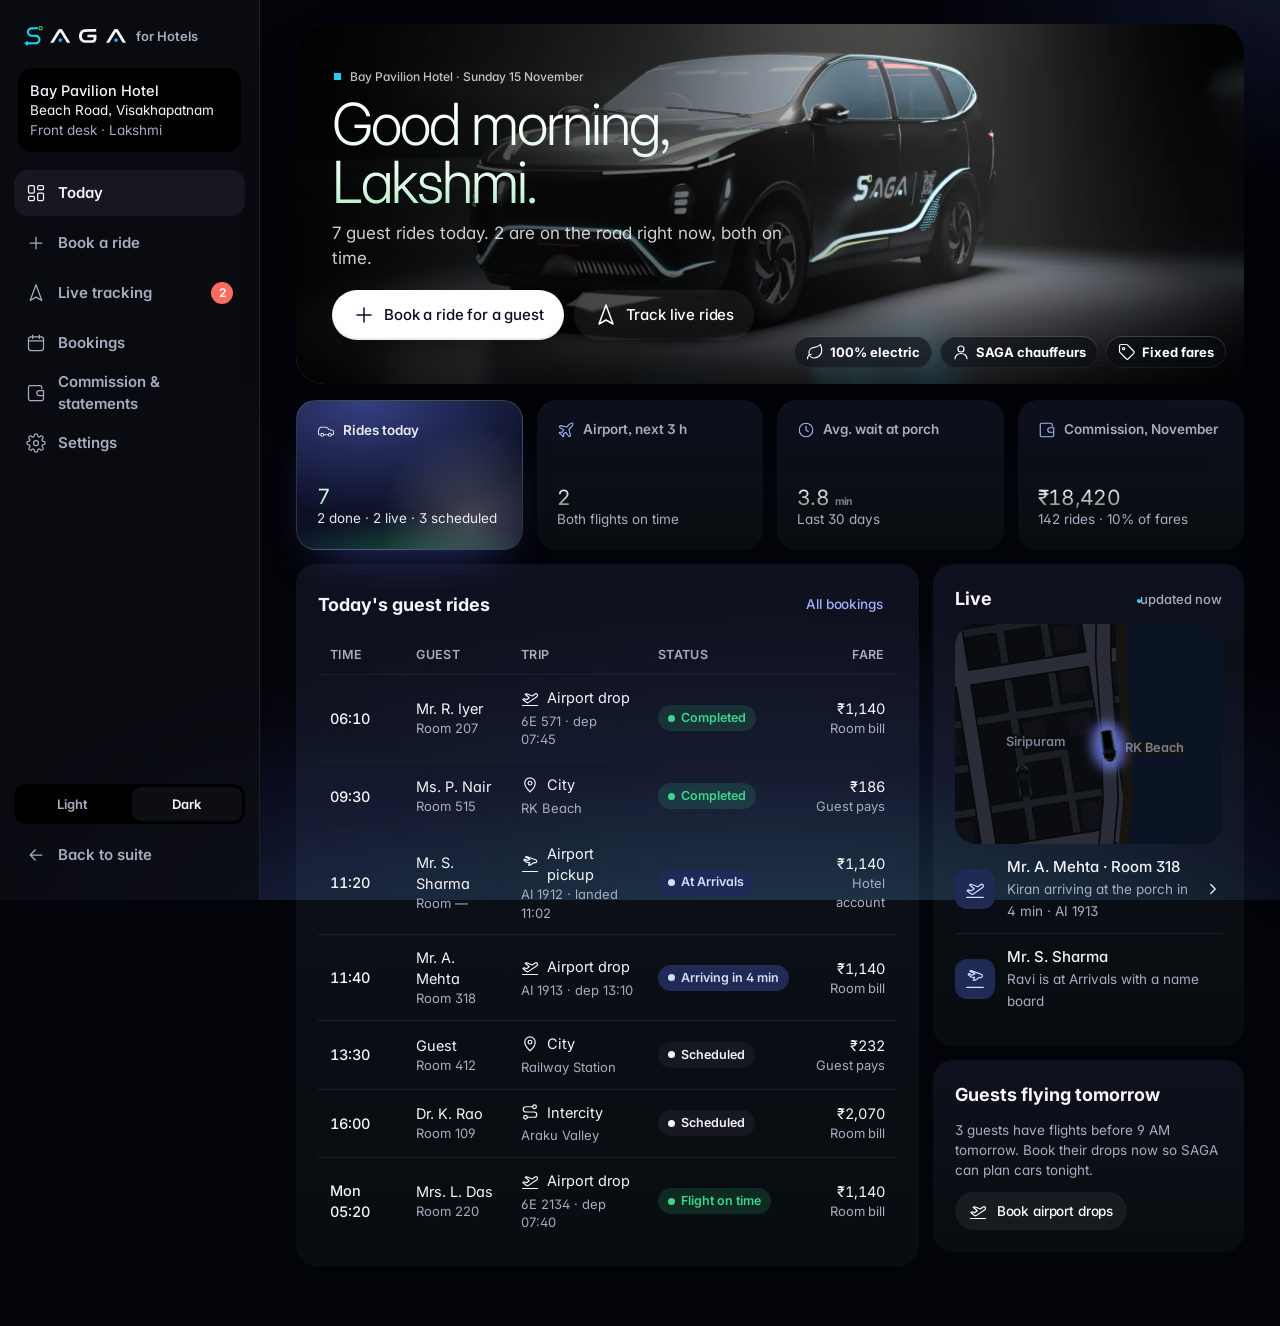
<file: v2/hotel.html>
<!doctype html>
<html lang="en">
<head>
<meta charset="utf-8">
<meta name="viewport" content="width=device-width,initial-scale=1">
<title>SAGA for Hotels</title>
<link rel="preconnect" href="https://fonts.googleapis.com"><link rel="preconnect" href="https://fonts.gstatic.com" crossorigin>
<link href="https://fonts.googleapis.com/css2?family=Manrope:wght@400;500;600;700;800&family=Instrument+Serif:ital@0;1&family=Inter:wght@300;400;500;600;700&family=JetBrains+Mono:wght@400;500&family=Noto+Sans+Telugu:wght@400;500;600;700&family=Noto+Sans+Devanagari:wght@400;500;600;700&family=Noto+Serif+Telugu:wght@500;600&family=Noto+Serif+Devanagari:wght@500;600&display=swap" rel="stylesheet">
<link rel="stylesheet" href="core.css">
<link rel="stylesheet" href="web.css">
<link rel="stylesheet" href="ds.css?v=70">
</head>
<body>
<div class="app">
  <aside class="side" id="side"></aside>
  <main class="mn" id="main"></main>
</div>
<div class="drawer" id="drawer"></div>
<div class="toastw" id="toast"></div>
<script src="core.js?v=35"></script>
<script src="stage.js?v=10"></script>
<script>
(function () {
const S = SAGA; S.state.os = "web"; S.apply();
const I = S.icon, $ = q => document.querySelector(q), inr = S.inr;
const RATE = 0.10;
const st = { page: location.hash.slice(1) || "today", type: "airdrop", pay: "room", auto: true, filter: "all" };
const BK = [
  { t: "06:10", g: "Mr. R. Iyer", rm: "207", ty: "Airport drop", d: "6E 571 · dep 07:45", s: ["Completed", "ok"], pay: "Room bill", f: 1140, ch: "Suresh P." },
  { t: "09:30", g: "Ms. P. Nair", rm: "515", ty: "City", d: "RK Beach", s: ["Completed", "ok"], pay: "Guest pays", f: 186, ch: "Ravi K." },
  { t: "11:20", g: "Mr. S. Sharma", rm: "—", ty: "Airport pickup", d: "AI 1912 · landed 11:02", s: ["At Arrivals", "acc"], pay: "Hotel account", f: 1140, ch: "Ravi K." },
  { t: "11:40", g: "Mr. A. Mehta", rm: "318", ty: "Airport drop", d: "AI 1913 · dep 13:10", s: ["Arriving in 4 min", "acc"], pay: "Room bill", f: 1140, ch: "Kiran B." },
  { t: "13:30", g: "Guest", rm: "412", ty: "City", d: "Railway Station", s: ["Scheduled", ""], pay: "Guest pays", f: 232, ch: "Assigned 13:00" },
  { t: "16:00", g: "Dr. K. Rao", rm: "109", ty: "Intercity", d: "Araku Valley", s: ["Scheduled", ""], pay: "Room bill", f: 2070, ch: "Assigned 15:00" },
  { t: "Mon 05:20", g: "Mrs. L. Das", rm: "220", ty: "Airport drop", d: "6E 2134 · dep 07:40", s: ["Flight on time", "ok"], pay: "Room bill", f: 1140, ch: "Assigned Sun 21:00" }
];
const TYI = { "Airport drop": "takeoff", "Airport pickup": "landing", City: "pin", Intercity: "route" };

function side() {
  const n = (id, ic, t, b) => `<a class="nv ${st.page === id ? "on" : ""}" href="#${id}">${I(ic)}${t}${b ? `<span class="badge">${b}</span>` : ""}</a>`;
  $("#side").innerHTML = `<div class="brand">${S.logo()}<small>for Hotels</small></div>
    <div class="prop"><b>Bay Pavilion Hotel</b>Beach Road, Visakhapatnam<br><span style="color:var(--fg2)">Front desk · Lakshmi</span></div>
    ${n("today", "grid", "Today")}${n("book", "plus", "Book a ride")}${n("track", "nav", "Live tracking", 2)}${n("bookings", "cal", "Bookings")}${n("earnings", "wallet", "Commission & statements")}${n("settings", "gear", "Settings")}
    <div class="bottom"><div class="tw">${["light", "dark"].map(t => `<button class="${S.resolvedTheme() === t ? "on" : ""}" data-settheme="${t}">${t[0].toUpperCase() + t.slice(1)}</button>`).join("")}</div>
    <a class="nv" href="index.html">${I("arrowl")}Back to suite</a></div>`;
}
const head = (h, p, right = "") => `<div class="hd"><div><button class="ibtn menu-btn" data-menu>${I("more")}</button><h1>${h}</h1>${p ? `<p>${p}</p>` : ""}</div><div style="display:flex;gap:10px;flex-wrap:wrap">${right}</div></div>`;
const status = s => `<span class="st ${s[1]}">${s[0]}</span>`;

const P = {};
P.today = () => `
  <div class="wx-hero">
    <div class="stg" id="unv"></div>
    <div class="wx-shade"></div>
    <div class="wx-hero-in">
      <button class="ibtn menu-btn wx-menu" data-menu>${I("more")}</button>
      <span class="eyebrow"><span class="dotlive"></span> Bay Pavilion Hotel · Sunday 15 November</span>
      <h1 class="serif">Good morning, <em>Lakshmi.</em></h1>
      <p>7 guest rides today. 2 are on the road right now, both on time.</p>
      <div class="wx-cta"><a class="btn btn-primary" href="#book">${I("plus")}Book a ride for a guest</a><a class="btn btn-secondary" href="#track">${I("nav")}Track live rides</a></div>
    </div>
    <div class="wx-chips"><span>${I("leaf", "sm")}100% electric</span><span>${I("user", "sm")}SAGA chauffeurs</span><span>${I("tag", "sm")}Fixed fares</span></div>
  </div>
  <div class="grid g4 wx-kpis">
    <div class="kpi acc"><div class="l">${I("car")}Rides today</div><div class="v"><span data-count="7">7</span></div><div class="s">2 done · 2 live · 3 scheduled</div></div>
    <div class="kpi"><div class="l">${I("plane")}Airport, next 3 h</div><div class="v"><span data-count="2">2</span></div><div class="s">Both flights on time</div></div>
    <div class="kpi"><div class="l">${I("clock")}Avg. wait at porch</div><div class="v"><span data-count="3.8">3.8</span> <small>min</small></div><div class="s">Last 30 days</div></div>
    <div class="kpi"><div class="l">${I("wallet")}Commission, November</div><div class="v">₹<span data-count="18420">18,420</span></div><div class="s">142 rides · ${RATE * 100}% of fares</div></div>
  </div>
  <div class="grid g21" style="margin-top:14px">
    <div class="panel"><h2>Today's guest rides <a class="btn btn-text sm" href="#bookings">All bookings</a></h2>
      <div class="tablewrap"><table class="tb"><thead><tr><th>Time</th><th>Guest</th><th>Trip</th><th>Status</th><th class="r">Fare</th></tr></thead><tbody>
      ${BK.map((b, i) => `<tr data-open="${i}" style="cursor:pointer"><td><b class="t-num">${b.t}</b></td><td>${b.g}<span class="sub">Room ${b.rm}</span></td><td><span style="display:inline-flex;gap:8px;align-items:center">${I(TYI[b.ty], "sm")}${b.ty}</span><span class="sub">${b.d}</span></td><td>${status(b.s)}</td><td class="r">${inr(b.f)}<span class="sub">${b.pay}</span></td></tr>`).join("")}
      </tbody></table></div></div>
    <div class="grid" style="align-content:start">
      <div class="panel"><h2>Live <small><span class="dotlive"></span> updated now</small></h2>
        <div class="mapbox darkmap" style="height:220px;${S.darkMap()}">${S.map({ view: [120, 300, 240, 200], cars: [[260, 420, 180, "me"], [180, 440, 0, "busy"]], pickup: false })}</div>
        <a class="li wx-li" href="#track"><span class="ico">${I("takeoff")}</span><div style="flex:1"><b>Mr. A. Mehta · Room 318</b><span class="s">Kiran arriving at the porch in 4 min · AI 1913</span></div>${I("chevr", "sm")}</a>
        <div class="li"><span class="ico">${I("landing")}</span><div style="flex:1"><b>Mr. S. Sharma</b><span class="s">Ravi is at Arrivals with a name board</span></div></div>
      </div>
      <div class="panel wx-lit"><h2>Guests flying tomorrow</h2><p class="note">3 guests have flights before 9 AM tomorrow. Book their drops now so SAGA can plan cars tonight.</p><a class="btn btn-secondary sm" style="margin-top:12px" href="#book">${I("takeoff", "sm")}Book airport drops</a></div>
    </div>
  </div>`;

P.book = () => {
  const ty = [["airdrop", "takeoff", "Airport drop"], ["airpick", "landing", "Airport pickup"], ["city", "pin", "City"], ["inter", "route", "Intercity"]];
  const fare = { airdrop: 1140, airpick: 1140, city: 232, inter: 2070 }[st.type], com = Math.round(fare * RATE);
  const air = st.type === "airdrop" || st.type === "airpick";
  const pays = [["room", "Add to room bill", "Guest pays the hotel at checkout. SAGA invoices the hotel monthly; your commission is netted off."], ["guest", "Guest pays SAGA", "We send the guest a UPI payment link on WhatsApp. SAGA pays your commission monthly."], ["account", "Hotel account (complimentary)", "For VIPs and packages. Billed to the hotel monthly; commission still applies."]];
  return `${head("Book a ride for a guest", "The guest gets the chauffeur's name, car and live tracking on WhatsApp and SMS. No app needed.")}
  <div class="grid g12">
    <div class="panel wx-form">
      <div class="wx-step"><b>1</b>Trip</div>
      <div class="chipr">${ty.map(([v, ic, t]) => `<button class="${st.type === v ? "on" : ""}" data-type="${v}">${I(ic)}${t}</button>`).join("")}</div>
      <div class="wx-step"><b>2</b>Guest</div>
      <div class="grid g2">
        <div class="fld"><label>Guest name</label><div class="in">${I("user", "sm")}<input value="Mrs. L. Das"></div></div>
        <div class="fld"><label>Room</label><div class="in">${I("hotel", "sm")}<input value="220"></div></div>
        <div class="fld"><label>Guest mobile (WhatsApp)</label><div class="in"><b>+91</b><input value="98490 55210"></div></div>
        <div class="fld"><label>Riders and bags</label><div class="in">${I("users", "sm")}<input value="2 riders · 2 bags"></div></div>
      </div>
      <div class="wx-step"><b>3</b>${air ? "Flight" : "Where and when"}</div>
      <div class="grid g2">
        ${air ? `<div class="fld"><label>Guest's flight</label><div class="in">${I("plane", "sm")}<input value="6E 2134" class="mono"><button class="btn btn-text sm" data-toast="Point the tablet camera at the guest's ticket or boarding pass">${I("scan", "sm")}Scan ticket</button></div></div>
        <div class="fld"><label>${st.type === "airdrop" ? "Pickup from hotel" : "Landing"}</label><div class="in">${I("clock", "sm")}<input value="${st.type === "airdrop" ? "Mon 16 Nov · 5:20 AM" : "Mon 16 Nov · lands 11:05 AM"}"></div></div>`
        : `<div class="fld"><label>Drop</label><div class="in">${I("pin", "sm")}<input value="${st.type === "inter" ? "Araku Valley" : "Railway Station"}"></div></div>
        <div class="fld"><label>Pickup time</label><div class="in">${I("clock", "sm")}<input value="Today · 1:30 PM"></div></div>`}
      </div>
      ${air ? `<div class="wx-flight"><span class="ico">${I("refresh")}</span><div><b>${st.type === "airdrop" ? "Pickup set from the flight: 5:20 AM" : "Chauffeur waits from landing, up to 45 min free"}</b><span>${st.type === "airdrop" ? "6E 2134 departs 7:40 AM. 50 min drive + 90 min at the airport. Moves automatically if the flight changes." : "SAGA tracks the flight and adjusts if it lands early or late."}</span></div></div>` : ""}
      <div class="wx-step"><b>4</b>Payment</div>
      <div class="opts">${pays.map(([v, t, s]) => `<button class="opt ${st.pay === v ? "on" : ""}" data-pay="${v}"><span class="rd"></span><span><b>${t}</b><span>${s}</span></span></button>`).join("")}</div>
    </div>
    <div class="grid" style="align-content:start">
      <div class="panel wx-quote">
        <img src="${SagaStage.src("cut5-side")}" alt="${S.VEHICLE.short}">
        <div class="wx-q-top"><div><span class="eyebrow">${S.VEHICLE.short} · 6 riders · ${S.VEHICLE.bags} bags</span><b class="serif">${inr(fare)}</b><small>Fixed fare, includes GST</small></div></div>
        <div class="li"><div style="flex:1"><b>Your commission (${RATE * 100}%)</b><span class="s">Credited in the monthly statement</span></div><b class="wx-plus">+ ${inr(com)}</b></div>
        <div class="li"><div style="flex:1"><b>Guest sees</b><span class="s">${st.pay === "room" ? "On their room bill" : st.pay === "guest" ? "In the UPI link" : "Nothing to pay"}</span></div><b>${st.pay === "account" ? "Complimentary" : inr(fare)}</b></div>
        <button class="btn btn-primary block" style="margin-top:14px" data-confirm>${I("check")}Book and notify guest</button>
      </div>
      <div class="panel"><h2>What the guest receives</h2>
        <div class="wa">${S.logoMark()}<div><b>SAGA × Bay Pavilion Hotel</b><br>Hello Mrs. Das, your ride ${air ? "to the airport" : ""} is booked for <b>${air ? "Mon 16 Nov, 5:20 AM" : "today, 1:30 PM"}</b> from the hotel porch.${air ? "<br>We're tracking 6E 2134 and will move the pickup if it changes." : ""}<br>Chauffeur details and a live tracking link arrive before pickup.${st.pay === "guest" ? "<br>Pay securely: saga.link/p/7Q2" : ""}<small>09:41 ✓✓</small></div></div>
        <p class="note" style="margin-top:10px">Sent on WhatsApp (approved template) with SMS fallback, in the guest's language when known.</p>
      </div>
    </div>
  </div>`;
};

/* live guest-ride tracking: the front desk sees what the guest sees */
const TRK = [["check", "Booked", "Guest notified on WhatsApp"], ["user", "Chauffeur assigned", "Kiran B. · SAGA Luxe · AP 39 EV 2041"], ["nav", "On the way", "From Siripuram · 4 min"], ["hotel", "At the porch", "Free wait 10 min"], ["route", "On trip", "To Bhogapuram Airport"], ["flag", "Dropped", "Invoice to the room bill"]];
P.track = () => {
  const k = st.trk || 2;
  return `${head("Live guest ride", "Mr. A. Mehta · Room 318 · Airport drop for AI 1913 (dep 13:10). Updates every few seconds.", `<button class="btn btn-secondary" data-toast="Tracking link re-sent to the guest">${I("share")}Resend link</button><a class="btn btn-secondary" href="#bookings">All bookings</a>`)}
  ${st.justBooked ? `<div class="wx-booked lg-brand"><span class="dv-seal">${I("check")}</span><div><b>Mrs. L. Das · Room 220 is booked</b><span>Airport drop · Mon 16 Nov, 5:20 AM · 6E 2134. Her tracking opens here when the chauffeur sets off. Live right now:</span></div></div>` : ""}
  <div class="grid g21">
    <div class="panel wx-trk-map" style="padding:0;overflow:hidden">
      <div class="mapbox darkmap" style="height:460px;border-radius:0;${S.darkMap()}">${S.map({ route: "pickup", view: [70, 60, 330, 400], pickup: true })}
        <div class="mapover wx-over"><span><span class="dotlive"></span> Kiran B. · 4 min away</span><span>${I("plane", "sm")}AI 1913 on time</span></div>
      </div>
    </div>
    <div class="grid" style="align-content:start">
      <div class="panel wx-chauf"><img src="${SagaStage.src("cut5-front")}" alt="${S.VEHICLE.short}"><div><span class="eyebrow">Your guest's chauffeur</span><b>Kiran B.</b><small>★ 4.9 · ${S.VEHICLE.short} · <span class="t-num">${S.VEHICLE.plate}</span></small></div></div>
      <div class="panel"><h2>Progress</h2>
        <div class="wx-steps">${TRK.map(([ic, t, s], i) => `<div class="${i < k ? "done" : i === k ? "now" : ""}"><span>${I(i < k ? "check" : ic, "sm")}</span><div><b>${t}</b><small>${s}</small></div></div>`).join("")}</div>
      </div>
      <div class="panel"><h2>Sent to the guest</h2>
        <div class="wa">${S.logoMark()}<div>Kiran is on the way in a black ${S.VEHICLE.short}, <b>${S.VEHICLE.plate}</b>. Arriving at the porch in about 4 minutes. Track live: saga.link/t/K3<small>11:36 ✓✓</small></div></div>
      </div>
    </div>
  </div>`;
};

P.bookings = () => {
  const f = st.filter, rows = BK.filter(b => f === "all" || (f === "air" && b.ty.startsWith("Airport")) || (f === "live" && b.s[1] === "acc") || (f === "room" && b.pay === "Room bill"));
  return `${head("Bookings", "Everything booked by the front desk. Click a row for details and live tracking.", `<a class="btn btn-primary" href="#book">${I("plus")}New booking</a>`)}
  <div class="tabs">${[["all", "All"], ["live", "Live now"], ["air", "Airport"], ["room", "Room bill"]].map(([v, t]) => `<button class="${f === v ? "on" : ""}" data-filter="${v}">${t}</button>`).join("")}</div>
  <div class="panel" style="margin-top:14px"><div class="tablewrap"><table class="tb"><thead><tr><th>Pickup</th><th>Guest</th><th>Trip</th><th>Chauffeur</th><th>Payment</th><th>Status</th><th class="r">Fare</th><th class="r">Commission</th></tr></thead><tbody>
  ${rows.map(b => `<tr data-open="${BK.indexOf(b)}" style="cursor:pointer"><td><b class="t-num">${b.t}</b></td><td>${b.g}<span class="sub">Room ${b.rm}</span></td><td>${b.ty}<span class="sub">${b.d}</span></td><td>${b.ch}</td><td>${b.pay}</td><td>${status(b.s)}</td><td class="r">${inr(b.f)}</td><td class="r" style="color:var(--success)">${inr(Math.round(b.f * RATE))}</td></tr>`).join("")}
  </tbody></table></div></div>`;
};

P.earnings = () => {
  const months = [["Jun", 9120], ["Jul", 11840], ["Aug", 13260], ["Sep", 15290], ["Oct", 24160], ["Nov", 18420]], max = 26000;
  return `${head("Commission and statements", "November 2026 so far. Sample figures; rates and tax treatment are set in your partner agreement.", `<button class="btn btn-secondary" data-toast="Statement PDF downloaded">${I("download")}Download statement</button>`)}
  <div class="grid g4 wx-kpis">
    <div class="kpi"><div class="l">${I("car")}Guest rides</div><div class="v"><span data-count="142">142</span></div><div class="s">Gross fares ${inr(184200)}</div></div>
    <div class="kpi acc"><div class="l">${I("wallet")}Your commission</div><div class="v">₹<span data-count="18420">18,420</span></div><div class="s">10% of gross fares</div></div>
    <div class="kpi"><div class="l">${I("receipt")}Room bills to settle</div><div class="v">₹<span data-count="112800">1,12,800</span></div><div class="s">Collected by you for SAGA</div></div>
    <div class="kpi"><div class="l">${I("cal")}Net to pay SAGA</div><div class="v">₹<span data-count="91432">91,432</span></div><div class="s">Due 7 Dec · after commission</div></div>
  </div>
  <div class="grid g21" style="margin-top:14px">
    <div class="panel"><h2>Commission by month <small>June to November · November so far</small></h2>
      <div class="wx-chart">${months.map(([m, v], i) => `<div class="${i === months.length - 1 ? "now" : ""}"><b class="t-num">${(v / 1000).toFixed(1)}k</b><i style="--h:${v / max};--d:${i * 80}ms"></i><small>${m}</small></div>`).join("")}</div>
      <div class="wx-mix"><span style="--w:52%" class="a">Room bill · 68 rides</span><span style="--w:9%" class="b">Hotel account · 12</span><span style="--w:39%" class="c">Guest paid SAGA · 62</span></div>
      <div class="wx-legend"><span><i class="a"></i>Room bill ${inr(96300)}</span><span><i class="b"></i>Hotel account ${inr(16500)}</span><span><i class="c"></i>Guest paid SAGA ${inr(71400)}</span></div>
    </div>
    <div class="panel"><h2>November settlement</h2>
      <div class="li"><div style="flex:1"><b>Room bills and hotel account</b><span class="s">Collected by the hotel</span></div><b>${inr(112800)}</b></div>
      <div class="li"><div style="flex:1"><b>Commission</b><span class="s">10% of ${inr(184200)}</span></div><b class="wx-plus">− ${inr(18420)}</b></div>
      <div class="li"><div style="flex:1"><b>GST on commission (18%)</b><span class="s">Charged by the hotel</span></div><b>− ${inr(3316)}</b></div>
      <div class="li"><div style="flex:1"><b>TDS (2%)</b><span class="s">Form 16A issued quarterly</span></div><b>+ ${inr(368)}</b></div>
      <div class="wx-total"><span>Net to pay SAGA</span><b class="serif">${inr(91432)}</b><small>Due 7 Dec · UPI or NEFT</small></div>
    </div>
  </div>
  <div class="panel wx-eco" style="margin-top:14px"><div class="wx-eco-in"><span class="eco-ri">${I("leaf")}</span><div><small>Your guests' impact, November</small><b>214 kg CO₂ avoided</b><span>142 electric rides, 1,650 km instead of petrol cabs. About what 10 trees absorb in a year.</span></div></div><button class="btn btn-secondary" data-toast="Impact certificate (PDF) downloaded for your sustainability report">${I("download")}Impact certificate</button></div>
  <div class="panel" style="margin-top:14px"><h2>Statements</h2>
    <div class="tablewrap"><table class="tb"><thead><tr><th>Month</th><th class="r">Rides</th><th class="r">Gross</th><th class="r">Commission</th><th class="r">Settled</th><th>Status</th><th></th></tr></thead><tbody>
      <tr><td><b>November 2026</b><span class="sub">so far</span></td><td class="r">142</td><td class="r">${inr(184200)}</td><td class="r wx-plus">${inr(18420)}</td><td class="r">${inr(91432)}</td><td>${status(["Due 7 Dec", "acc"])}</td><td class="r"><button class="btn btn-text sm" data-toast="Draft statement opened">View</button></td></tr>
      <tr><td><b>October 2026</b></td><td class="r">188</td><td class="r">${inr(241600)}</td><td class="r wx-plus">${inr(24160)}</td><td class="r">${inr(118250)}</td><td>${status(["Paid 6 Nov", "ok"])}</td><td class="r"><button class="btn btn-text sm" data-toast="October statement PDF downloaded">${I("download", "sm")}PDF</button></td></tr>
      <tr><td><b>September 2026</b></td><td class="r">121</td><td class="r">${inr(152900)}</td><td class="r wx-plus">${inr(15290)}</td><td class="r">${inr(70110)}</td><td>${status(["Paid 5 Oct", "ok"])}</td><td class="r"><button class="btn btn-text sm" data-toast="September statement PDF downloaded">${I("download", "sm")}PDF</button></td></tr>
    </tbody></table></div>
  </div>`;
};

P.settings = () => `${head("Settings", "Property details and who can book on behalf of guests.")}
  <div class="grid g2">
    <div class="panel"><h2>Property</h2>
      <div class="grid" style="gap:12px"><div class="fld"><label>Hotel</label><div class="in"><input value="Bay Pavilion Hotel"></div></div><div class="fld"><label>Default pickup point</label><div class="in"><input value="Main porch, Beach Road entrance"></div></div><div class="fld"><label>GSTIN</label><div class="in"><input class="mono" value="37AAAAA0000A1Z5"></div></div></div></div>
    <div class="panel"><h2>Staff with booking access</h2>
      <div class="li"><span class="ico">${I("user")}</span><div style="flex:1"><b>Lakshmi · Front desk</b><span class="s">Can book and see statements</span></div><span class="st ok">Active</span></div>
      <div class="li"><span class="ico">${I("user")}</span><div style="flex:1"><b>Arjun · Concierge</b><span class="s">Can book</span></div><span class="st ok">Active</span></div>
      <div class="li"><span class="ico">${I("user")}</span><div style="flex:1"><b>Night manager</b><span class="s">Can book</span></div><span class="st">Invited</span></div>
      <button class="btn btn-secondary sm" style="margin-top:10px" data-toast="Invite sent">${I("plus")}Invite staff</button></div>
    <div class="panel"><h2>Partner terms</h2><div class="li"><div style="flex:1"><b>Commission</b><span class="s">Set by SAGA in the partner agreement</span></div><b>${RATE * 100}%</b></div><div class="li"><div style="flex:1"><b>Settlement</b><span class="s">Monthly statement on the 1st, due on the 7th</span></div><b>Monthly</b></div><div class="li"><div style="flex:1"><b>Payout account</b><span class="s">For months when SAGA owes the hotel</span></div><b class="mono">HDFC ••4410</b></div></div>
    <div class="panel"><h2>Guest perks</h2><div class="li"><span class="ico">${I("clock")}</span><div style="flex:1"><b>30 min free waiting</b><span class="s">On all front-desk bookings</span></div></div><div class="li"><span class="ico">${I("drop")}</span><div style="flex:1"><b>Welcome card in the car</b><span class="s">"Compliments of Bay Pavilion Hotel"</span></div></div></div>
  </div>`;

function drawer(i) {
  const b = BK[i]; const d = $("#drawer");
  d.innerHTML = `<div style="display:flex;justify-content:space-between;align-items:center"><h2 style="font-size:22px">${b.g}</h2><button class="ibtn" data-close>${I("close")}</button></div>
  <p class="note">Room ${b.rm} · ${b.ty} · ${b.d}</p>
  <div class="mapbox darkmap" style="height:220px;margin-top:14px;${S.darkMap()}">${S.map({ route: b.ty === "Airport drop" ? "airport" : "trip", car: [140, 300, 180], view: [40, 160, 320, 360] })}</div>
  <div style="margin-top:14px">${status(b.s)}</div>
  <div class="li" style="margin-top:8px"><span class="ico">${I("user")}</span><div style="flex:1"><b>${b.ch}</b><span class="s">${S.VEHICLE.model} · ${S.VEHICLE.plate}</span></div></div>
  <div class="li"><span class="ico">${I("wallet")}</span><div style="flex:1"><b>${inr(b.f)} · ${b.pay}</b><span class="s">Commission ${inr(Math.round(b.f * RATE))}</span></div></div>
  <div style="display:flex;gap:10px;margin-top:16px"><button class="btn btn-secondary" style="flex:1" data-toast="Tracking link re-sent to guest">${I("share")}Resend link</button><button class="btn btn-secondary btn-danger" style="flex:1" data-toast="Cancelled. Free until the chauffeur is assigned.">Cancel</button></div>`;
  d.classList.add("on");
}
let tt; const toast = m => { const t = $("#toast"); t.textContent = m; t.classList.add("on"); clearTimeout(tt); tt = setTimeout(() => t.classList.remove("on"), 2400); };
let tm = [];
function mount() {
  tm.forEach(clearTimeout); tm = [];
  const m = $("#main"); S.countUp(m);
  const u = m.querySelector("#unv"); if (u) { const s1 = SagaStage.unveil(u, { set: "l", autoplay: false, instant: st.unv }); s1.ready.then(() => s1.play()); st.unv = 1; }
  const map = m.querySelector(".wx-trk-map svg"), rt = map && map.querySelector(".m-route");
  if (rt) { const g = document.createElementNS("http://www.w3.org/2000/svg", "g"); g.setAttribute("class", "wx-car"); g.innerHTML = '<image href="' + SagaStage.src("top-down") + '" x="-13" y="-13" width="26" height="26" transform="rotate(90)"/><animateMotion dur="10s" repeatCount="indefinite" rotate="auto" path="' + rt.getAttribute("d") + '"/>'; map.appendChild(g); }
  if (st.page === "track") { const adv = () => { if (st.page !== "track") return; st.trk = Math.min(4, (st.trk || 2) + 1); const rows = [...m.querySelectorAll(".wx-steps>div")]; rows.forEach((r, i) => { r.classList.toggle("done", i < st.trk); r.classList.toggle("now", i === st.trk); }); if (st.trk < 4) tm.push(setTimeout(adv, 5000)); }; if ((st.trk || 2) < 4) tm.push(setTimeout(adv, 5000)); }
}
function render() { side(); $("#main").innerHTML = (P[st.page] || P.today)(); mount(); }
addEventListener("hashchange", () => { st.page = location.hash.slice(1) || "today"; $("#side").classList.remove("open"); render(); scrollTo(0, 0); });
document.addEventListener("click", e => {
  const T = e.target, q = s => T.closest(s);
  if (q("[data-settheme]")) S.set({ theme: q("[data-settheme]").dataset.settheme });
  else if (q("[data-type]")) { st.type = q("[data-type]").dataset.type; render(); }
  else if (q("[data-pay]")) { st.pay = q("[data-pay]").dataset.pay; render(); }
  else if (q("[data-filter]")) { st.filter = q("[data-filter]").dataset.filter; render(); }
  else if (q("[data-open]")) drawer(+q("[data-open]").dataset.open);
  else if (q("[data-close]")) $("#drawer").classList.remove("on");
  else if (q("[data-confirm]")) { toast("Booked. Mrs. Das has been sent the details on WhatsApp."); st.trk = 2; st.justBooked = true; setTimeout(() => (location.hash = "track"), 900); }
  else if (q("[data-menu]")) $("#side").classList.toggle("open");
  else if (q("[data-toast]")) toast(q("[data-toast]").dataset.toast);
});
S.onChange(() => { S.state.os = "web"; S.apply(); render(); });
render();
})();
</script>
</body>
</html>
</file>
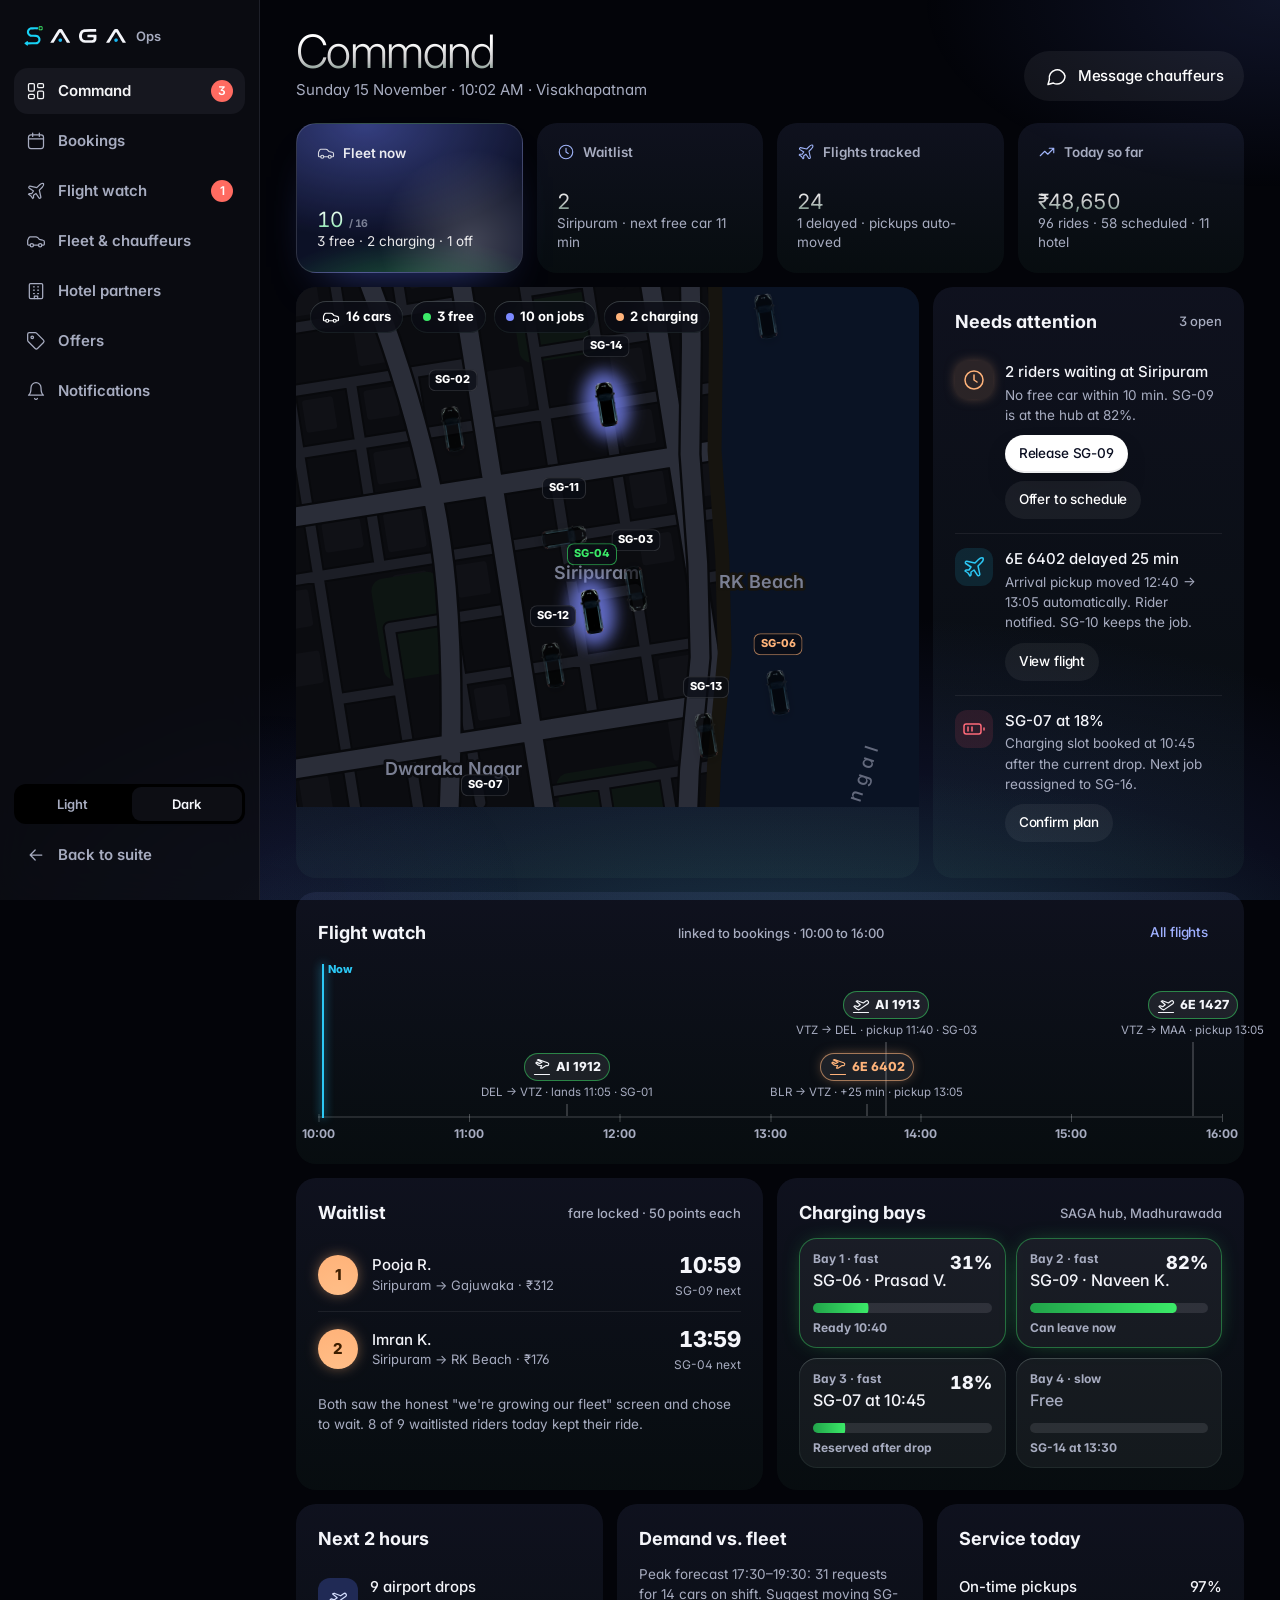
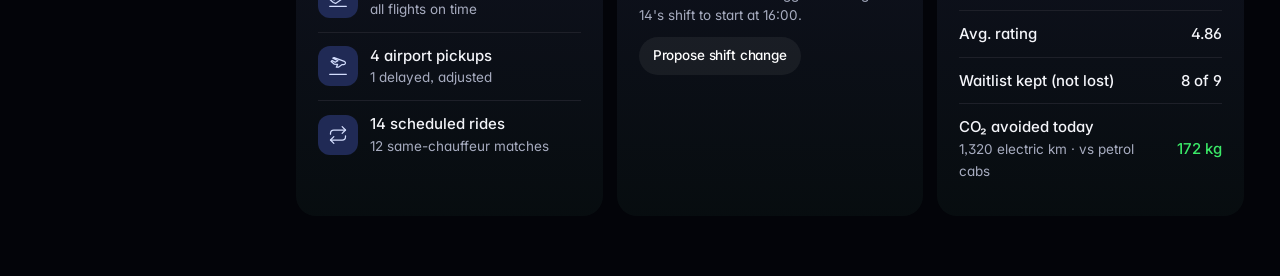
<file: v2/ops.html>
<!doctype html>
<html lang="en">
<head>
<meta charset="utf-8">
<meta name="viewport" content="width=device-width,initial-scale=1">
<title>SAGA Ops Dashboard</title>
<link rel="preconnect" href="https://fonts.googleapis.com"><link rel="preconnect" href="https://fonts.gstatic.com" crossorigin>
<link href="https://fonts.googleapis.com/css2?family=Manrope:wght@400;500;600;700;800&family=Instrument+Serif:ital@0;1&family=Inter:wght@300;400;500;600;700&family=JetBrains+Mono:wght@400;500&family=Noto+Sans+Telugu:wght@400;500;600;700&family=Noto+Sans+Devanagari:wght@400;500;600;700&family=Noto+Serif+Telugu:wght@500;600&family=Noto+Serif+Devanagari:wght@500;600&display=swap" rel="stylesheet">
<link rel="stylesheet" href="core.css">
<link rel="stylesheet" href="web.css">
<style>
.cmdmap{height:520px}
.mapover{position:absolute;left:14px;top:14px;display:flex;gap:8px;flex-wrap:wrap}
.mapover span{background:var(--surface);border-radius:12px;padding:8px 12px;font-size:13.5px;font-weight:600;box-shadow:0 2px 10px rgba(0,0,0,.12)}
.alert{display:flex;gap:12px;padding:14px 0;border-bottom:1px solid var(--hair)}
.alert:last-child{border-bottom:0}
.alert .acts{display:flex;gap:8px;margin-top:10px;flex-wrap:wrap}
.tpl{font-size:13.5px;line-height:1.45;color:var(--fg2);max-width:420px}
.ch{display:inline-flex;align-items:center;height:22px;padding:0 8px;border-radius:6px;font-size:12px;font-weight:600;background:var(--surface2);margin:2px 4px 2px 0}
.ch.p{background:var(--accent-soft);color:var(--on-accent-soft)}.ch.w{background:#DFF5DA;color:#14532D}.ch.s{background:#FCEFD9;color:#7C4A03}.ch.e{background:#E6E8F0;color:#30374A}
[data-theme=dark] .ch.w{background:#1C3A22;color:#BDF0C4}[data-theme=dark] .ch.s{background:#3B2C12;color:#F7D9A1}[data-theme=dark] .ch.e{background:#2A2E3A;color:#D4D8E4}
.form2{display:grid;grid-template-columns:1fr 1fr;gap:12px}
@media (max-width:820px){.cmdmap{height:360px}.form2{grid-template-columns:1fr}}
</style>
<link rel="stylesheet" href="ds.css?v=70">
</head>
<body>
<div class="app">
  <aside class="side" id="side"></aside>
  <main class="mn" id="main"></main>
</div>
<div class="toastw" id="toast"></div>
<script src="core.js?v=35"></script>
<script>
(function () {
const S = SAGA; S.state.os = "web"; S.apply();
const I = S.icon, $ = q => document.querySelector(q), inr = S.inr;
const st = { page: location.hash.slice(1) || "command", btab: "live", ntab: "en" };
const ST = { trip: ["On trip", ""], free: ["Free", "ok"], pick: ["To pickup", "acc"], chg: ["Charging", "warn"], off: ["Off shift", ""] };
const FLEET = [
  ["SG-01", "Ravi Kumar", "pick", 64, "MVP Colony", "Ananya Rao · 09:00"], ["SG-02", "Suresh P.", "trip", 71, "NH16, Maddilapalem", "Drop 10:05"], ["SG-03", "Kiran B.", "pick", 58, "Beach Road", "Bay Pavilion · 11:40"],
  ["SG-04", "Anil R.", "free", 88, "Siripuram", "—"], ["SG-05", "Mahesh T.", "trip", 46, "Gajuwaka", "Drop 10:20"], ["SG-06", "Prasad V.", "chg", 31, "SAGA hub", "Ready 10:40"],
  ["SG-07", "Ramesh G.", "trip", 18, "Dwaraka Nagar", "Charge after drop"], ["SG-08", "Sai Teja", "free", 92, "Rushikonda", "—"], ["SG-09", "Naveen K.", "chg", 82, "SAGA hub", "Can leave now"],
  ["SG-10", "Vamsi M.", "trip", 67, "Airport road", "Arrivals 12:35"], ["SG-11", "Ganesh D.", "trip", 55, "Seethammadhara", "Drop 10:12"], ["SG-12", "Harsha L.", "pick", 73, "Siripuram", "Scheduled 10:15"],
  ["SG-13", "Srinu A.", "trip", 61, "RK Beach", "Drop 10:30"], ["SG-14", "Kumar S.", "off", 100, "SAGA hub", "Shift 14:00"], ["SG-15", "Venkat R.", "trip", 49, "Jagadamba", "Drop 10:25"], ["SG-16", "Ajay N.", "free", 77, "MVP Colony", "—"]
];
const CARS = [[260, 180, 90], [120, 300, 0, "busy"], [220, 420, 180, "busy"], [190, 430, 0], [40, 700, 0, "busy"], [300, 500, 0, "busy"], [100, 560, 90, "busy"], [270, 70, 0], [330, 260, 0, "busy"], [140, 640, 180, "busy"], [180, 380, 90, "busy"], [160, 460, 0, "busy"], [250, 520, 0, "busy"], [220, 300, 0]];

function side() {
  const n = (id, ic, t, b) => `<a class="nv ${st.page === id ? "on" : ""}" href="#${id}">${I(ic)}${t}${b ? `<span class="badge">${b}</span>` : ""}</a>`;
  $("#side").innerHTML = `<div class="brand">${S.logo()}<small>Ops</small></div>
    ${n("command", "grid", "Command", 3)}${n("bookings", "cal", "Bookings")}${n("flights", "plane", "Flight watch", 1)}${n("fleet", "car", "Fleet & chauffeurs")}${n("hotels", "hotel", "Hotel partners")}${n("offers", "tag", "Offers")}${n("notifications", "bell", "Notifications")}
    <div class="bottom"><div class="tw">${["light", "dark"].map(t => `<button class="${S.resolvedTheme() === t ? "on" : ""}" data-settheme="${t}">${t[0].toUpperCase() + t.slice(1)}</button>`).join("")}</div><a class="nv" href="index.html">${I("arrowl")}Back to suite</a></div>`;
}
const head = (h, p, right = "") => `<div class="hd"><div><button class="ibtn menu-btn" data-menu>${I("more")}</button><h1>${h}</h1>${p ? `<p>${p}</p>` : ""}</div><div style="display:flex;gap:10px;flex-wrap:wrap">${right}</div></div>`;
const stt = (t, k = "") => `<span class="st ${k}">${t}</span>`;
const bar = (v, k) => `<div style="display:flex;align-items:center;gap:8px"><div class="bar ${k}" style="flex:1"><i style="width:${v}%"></i></div><span class="t-num" style="font-size:13px;min-width:34px">${v}%</span></div>`;
const P = {};

/* flight watch on a 10:00–16:00 line; pickups hang off each flight */
const FLT = [["AI 1912", "DEL → VTZ", 11.08, "ok", "landing", "lands 11:05 · SG-01"], ["AI 1913", "VTZ → DEL", 13.17, "ok", "takeoff", "pickup 11:40 · SG-03"], ["6E 6402", "BLR → VTZ", 13.0, "w", "landing", "+25 min · pickup 13:05"], ["6E 1427", "VTZ → MAA", 15.33, "ok", "takeoff", "pickup 13:05"]];
const timeline = () => `<div class="ox-tl">
  <span class="ox-tl-axis"></span>${[10, 11, 12, 13, 14, 15, 16].map(h => `<span class="ox-tl-h" style="left:${(h - 10) / 6 * 100}%">${h}:00</span>`).join("")}
  <span class="ox-now" style="left:${(10.03 - 10) / 6 * 100}%"></span>
  ${FLT.map(([no, rt, t, k, ic, sub], i) => `<span class="ox-fl ${k}" style="left:${(t - 10) / 6 * 100}%;bottom:26px;--stem:${i % 2 ? 74 : 12}px;--d:${i * 90}ms"><b>${I(ic, "sm")}${no}</b><small>${rt} · ${sub}</small></span>`).join("")}
</div>`;

P.command = () => {
  const c = k => FLEET.filter(f => f[2] === k).length;
  return `${head("Command", "Sunday 15 November · 10:02 AM · Visakhapatnam", `<button class="btn btn-secondary" data-toast="Broadcast sent to all on-shift chauffeurs">${I("chat")}Message chauffeurs</button>`)}
  <div class="grid g4 wx-kpis">
    <div class="kpi acc"><div class="l">${I("car")}Fleet now</div><div class="v"><span data-count="${c("trip") + c("pick")}">${c("trip") + c("pick")}</span> <small>/ 16</small></div><div class="s">${c("free")} free · ${c("chg")} charging · ${c("off")} off</div></div>
    <div class="kpi"><div class="l">${I("clock")}Waitlist</div><div class="v" style="color:#FFB37A"><span data-count="2">2</span></div><div class="s">Siripuram · next free car 11 min</div></div>
    <div class="kpi"><div class="l">${I("plane")}Flights tracked</div><div class="v"><span data-count="24">24</span></div><div class="s">1 delayed · pickups auto-moved</div></div>
    <div class="kpi"><div class="l">${I("trend")}Today so far</div><div class="v">₹<span data-count="48650">48,650</span></div><div class="s">96 rides · 58 scheduled · 11 hotel</div></div>
  </div>
  <div class="grid g21" style="margin-top:14px">
    <div class="panel ox-map" style="padding:0;overflow:hidden"><div class="mapbox darkmap" style="border-radius:0;${S.darkMap()}">${S.map({ view: [0, 40, 400, 700], cars: CARS.map(c => [c[0], c[1], c[2], c[3] || "me"]) })}
      <div class="ox-legend"><span>${I("car", "sm")}16 cars</span><span><i style="background:#3BEA68"></i>${c("free")} free</span><span><i style="background:#7C89FF"></i>${c("trip") + c("pick")} on jobs</span><span><i style="background:#FFB37A"></i>${c("chg")} charging</span></div></div></div>
    <div class="panel"><h2>Needs attention <small>3 open</small></h2>
      <div class="ox-alert" style="--d:0ms"><span class="ox-ai w">${I("clock")}</span><div style="flex:1"><b>2 riders waiting at Siripuram</b><div class="note">No free car within 10 min. SG-09 is at the hub at 82%.</div><div class="acts"><button class="btn btn-primary sm" data-toast="SG-09 released from charging and assigned">Release SG-09</button><button class="btn btn-secondary sm" data-toast="Riders offered 100 points and a scheduled slot">Offer to schedule</button></div></div></div>
      <div class="ox-alert" style="--d:80ms"><span class="ox-ai l">${I("plane")}</span><div style="flex:1"><b>6E 6402 delayed 25 min</b><div class="note">Arrival pickup moved 12:40 → 13:05 automatically. Rider notified. SG-10 keeps the job.</div><div class="acts"><a class="btn btn-secondary sm" href="#flights">View flight</a></div></div></div>
      <div class="ox-alert" style="--d:160ms"><span class="ox-ai b">${I("battery")}</span><div style="flex:1"><b>SG-07 at 18%</b><div class="note">Charging slot booked at 10:45 after the current drop. Next job reassigned to SG-16.</div><div class="acts"><button class="btn btn-secondary sm" data-toast="Plan confirmed">Confirm plan</button></div></div></div>
    </div>
  </div>
  <div class="panel" style="margin-top:14px"><h2>Flight watch <small>linked to bookings · 10:00 to 16:00</small><a class="btn btn-text sm" href="#flights">All flights</a></h2>${timeline()}</div>
  <div class="grid g2" style="margin-top:14px">
    <div class="panel"><h2>Waitlist <small>fare locked · 50 points each</small></h2>
      <div class="ox-wait"><span class="ox-pos">1</span><div><b>Pooja R.</b><small>Siripuram → Gajuwaka · ₹312</small></div><div class="ox-cd"><b class="t-num" data-cd="660">11:00</b><small>SG-09 next</small></div></div>
      <div class="ox-wait"><span class="ox-pos">2</span><div><b>Imran K.</b><small>Siripuram → RK Beach · ₹176</small></div><div class="ox-cd"><b class="t-num" data-cd="840">14:00</b><small>SG-04 next</small></div></div>
      <p class="note" style="margin-top:8px">Both saw the honest "we're growing our fleet" screen and chose to wait. 8 of 9 waitlisted riders today kept their ride.</p>
    </div>
    <div class="panel"><h2>Charging bays <small>SAGA hub, Madhurawada</small></h2>
      <div class="ox-bays">
        <div class="ox-bay on"><small>Bay 1 · fast</small><b>SG-06 · Prasad V.</b><span class="ox-pct t-num">31%</span><div class="ox-cell"><i style="--p:.31"></i></div><small style="margin-top:6px">Ready 10:40</small></div>
        <div class="ox-bay on"><small>Bay 2 · fast</small><b>SG-09 · Naveen K.</b><span class="ox-pct t-num">82%</span><div class="ox-cell"><i style="--p:.82"></i></div><small style="margin-top:6px">Can leave now</small></div>
        <div class="ox-bay"><small>Bay 3 · fast</small><b>SG-07 at 10:45</b><span class="ox-pct t-num">18%</span><div class="ox-cell"><i style="--p:.18"></i></div><small style="margin-top:6px">Reserved after drop</small></div>
        <div class="ox-bay free"><small>Bay 4 · slow</small><b>Free</b><span class="ox-pct"></span><div class="ox-cell"><i style="--p:0"></i></div><small style="margin-top:6px">SG-14 at 13:30</small></div>
      </div>
    </div>
  </div>
  <div class="grid g3" style="margin-top:14px">
    <div class="panel"><h2>Next 2 hours</h2><div class="li"><span class="ico">${I("takeoff")}</span><div style="flex:1"><b>9 airport drops</b><span class="s">all flights on time</span></div></div><div class="li"><span class="ico">${I("landing")}</span><div style="flex:1"><b>4 airport pickups</b><span class="s">1 delayed, adjusted</span></div></div><div class="li"><span class="ico">${I("repeat")}</span><div style="flex:1"><b>14 scheduled rides</b><span class="s">12 same-chauffeur matches</span></div></div></div>
    <div class="panel wx-lit"><h2>Demand vs. fleet</h2><p class="note">Peak forecast 17:30–19:30: 31 requests for 14 cars on shift. Suggest moving SG-14's shift to start at 16:00.</p><button class="btn btn-secondary sm" style="margin-top:12px" data-toast="Shift change sent to Kumar S.">Propose shift change</button></div>
    <div class="panel"><h2>Service today</h2><div class="li"><div style="flex:1"><b>On-time pickups</b></div><b>97%</b></div><div class="li"><div style="flex:1"><b>Avg. rating</b></div><b>4.86</b></div><div class="li"><div style="flex:1"><b>Waitlist kept (not lost)</b></div><b>8 of 9</b></div><div class="li"><div style="flex:1"><b>CO₂ avoided today</b><span class="s">1,320 electric km · vs petrol cabs</span></div><b style="color:#3BEA68">172 kg</b></div></div>
  </div>`;
};

P.bookings = () => {
  const T = { live: [["10:01", "Ananya Rao", "City · MVP Colony → Dwaraka Nagar", "SG-01 Ravi", ["To pickup", "acc"], "App · UPI", 287], ["09:52", "Rahul Verma", "City · Siripuram → Railway Station", "SG-02 Suresh", ["On trip", ""], "App · UPI", 214], ["09:40", "Mr. A. Mehta", "Airport drop · AI 1913", "SG-03 Kiran", ["To pickup", "acc"], "Hotel · room bill", 1140]],
    sched: [["10:15", "Divya S.", "Weekdays 10:15 · Home → Campus", "SG-12 Harsha", ["Assigned", "ok"], "Series 6/20", 198], ["13:30", "Guest 412", "City · Bay Pavilion → Railway Stn", "—", ["Assign 13:00", ""], "Hotel · guest pays", 232], ["16:00", "Dr. K. Rao", "Intercity · Araku Valley", "—", ["Assign 15:00", ""], "Hotel · room bill", 2070]],
    wait: [["10:00", "Pooja R.", "City · Siripuram → Gajuwaka", "Next: SG-09 (11 min)", ["Waitlist #1", "warn"], "App · fare locked", 312], ["10:01", "Imran K.", "City · Siripuram → RK Beach", "Next: SG-04 (14 min)", ["Waitlist #2", "warn"], "App · fare locked", 176]] };
  return `${head("Bookings", "Live, scheduled and waitlisted rides across app, hotel and phone bookings.", `<button class="btn btn-primary" data-toast="Phone booking form opened">${I("plus")}Phone booking</button>`)}
  <div class="tabs">${[["live", "Live"], ["sched", "Scheduled"], ["wait", "Waitlist · 2"]].map(([v, t]) => `<button class="${st.btab === v ? "on" : ""}" data-btab="${v}">${t}</button>`).join("")}</div>
  <div class="panel" style="margin-top:14px"><div class="tablewrap"><table class="tb"><thead><tr><th>Time</th><th>Rider</th><th>Trip</th><th>Car</th><th>Status</th><th>Source</th><th class="r">Fare</th></tr></thead><tbody>
  ${T[st.btab].map(r => `<tr><td><b class="t-num">${r[0]}</b></td><td>${r[1]}</td><td>${r[2]}</td><td>${r[3]}</td><td>${stt(...r[4])}</td><td>${r[5]}</td><td class="r">${inr(r[6])}</td></tr>`).join("")}
  </tbody></table></div>${st.btab === "wait" ? `<p class="note" style="margin-top:12px">Waitlisted riders saw the honest "we're growing our fleet" screen, kept their locked fare and earn 50 points. Release a charging car or offer a scheduled slot from Command.</p>` : ""}</div>`;
};

P.flights = () => `${head("Flight watch", "Every flight linked to a booking, polled and pushed by the flight-status provider. Pickups move by rule; ops only handles exceptions.")}
  <div class="panel" style="margin-bottom:14px"><h2>Today <small>10:00 to 16:00</small></h2>${timeline()}</div>
  <div class="panel"><div class="tablewrap"><table class="tb"><thead><tr><th>Flight</th><th>Route</th><th>Scheduled</th><th>Status</th><th>Linked ride</th><th>Pickup</th><th>Found via</th></tr></thead><tbody>
    <tr><td class="m">6E 6402</td><td>BLR → VTZ</td><td>12:35</td><td>${stt("Delayed 25 min", "warn")}</td><td>Priya M. · arrival</td><td><s style="color:var(--fg2)">12:40</s> <b>13:05</b> <span class="sub">auto-moved, rider told</span></td><td>Ticket scan</td></tr>
    <tr><td class="m">AI 1912</td><td>DEL → VTZ</td><td>11:05</td><td>${stt("On time", "ok")}</td><td>Mr. S. Sharma · hotel</td><td>11:15 at Arrivals · SG-01</td><td>Hotel booking</td></tr>
    <tr><td class="m">AI 1913</td><td>VTZ → DEL</td><td>13:10</td><td>${stt("On time", "ok")}</td><td>Mr. A. Mehta · hotel</td><td>11:40</td><td>Hotel booking</td></tr>
    <tr><td class="m">6E 1427</td><td>VTZ → MAA</td><td>15:20</td><td>${stt("On time", "ok")}</td><td>K. Srinivas</td><td>13:05</td><td>Gmail filter</td></tr>
    <tr><td class="m">6E 2134</td><td>VTZ → HYD</td><td>Fri 07:40</td><td>${stt("Scheduled")}</td><td>Ananya Rao</td><td>Fri 05:20</td><td>Gmail filter</td></tr>
    <tr><td class="m">6E 571</td><td>VTZ → CCU</td><td>07:45</td><td>${stt("Departed", "ok")}</td><td>Mr. R. Iyer · hotel</td><td>Completed</td><td>Hotel booking</td></tr>
  </tbody></table></div></div>
  <div class="grid g3" style="margin-top:14px">
    <div class="panel"><h2>Pickup rule</h2><p class="note">Departure − buffer (domestic 90 min, international 180 min) − drive time at that hour. Arrivals: chauffeur at the kerb 10 min after landing, free wait 45 min.</p></div>
    <div class="panel"><h2>When a flight moves</h2><p class="note">Delay ≥ 10 min: recompute and notify the rider. Delay ≥ 60 min or cancellation: ask the rider to confirm before reassigning.</p></div>
    <div class="panel"><h2>Provider</h2><p class="note">Flight status via aviationstack or FlightAware AeroAPI alerts. See the client brief, §3, for cost per booking.</p></div>
  </div>`;

P.fleet = () => `${head("Fleet and chauffeurs", `16 × ${S.VEHICLE.make} ${S.VEHICLE.model} · charge and shift planning`)}
  <div class="panel"><div class="tablewrap"><table class="tb"><thead><tr><th>Car</th><th>Chauffeur</th><th>Status</th><th style="min-width:150px">Charge</th><th>Where</th><th>Next</th></tr></thead><tbody>
  ${FLEET.map(f => `<tr><td class="m">${f[0]}</td><td>${f[1]}</td><td>${stt(...ST[f[2]])}</td><td>${bar(f[3], f[3] < 25 ? "b" : f[3] < 50 ? "w" : "g")}</td><td>${f[4]}</td><td>${f[5]}</td></tr>`).join("")}
  </tbody></table></div></div>`;

P.hotels = () => `${head("Hotel partners", "Bookings and commission by property, November to date.", `<button class="btn btn-primary" data-toast="Partner invite created">${I("plus")}Add hotel</button>`)}
  <div class="grid g4"><div class="kpi acc"><div class="l">${I("hotel")}Partners</div><div class="v">6</div><div class="s">2 onboarding</div></div><div class="kpi"><div class="l">${I("car")}Hotel rides</div><div class="v">418</div><div class="s">22% of all rides</div></div><div class="kpi"><div class="l">${I("percent")}Commission accrued</div><div class="v">${inr(52180)}</div><div class="s">Paid in Dec statements</div></div><div class="kpi"><div class="l">${I("wallet")}Receivable</div><div class="v">${inr(268400)}</div><div class="s">Room-bill fares, due 7 Dec</div></div></div>
  <div class="panel" style="margin-top:14px"><div class="tablewrap"><table class="tb"><thead><tr><th>Hotel</th><th class="r">Rides</th><th class="r">Gross</th><th class="r">Rate</th><th class="r">Commission</th><th>Mostly paid by</th><th>Status</th></tr></thead><tbody>
    <tr><td>Bay Pavilion Hotel<span class="sub">Beach Road</span></td><td class="r">142</td><td class="r">${inr(184200)}</td><td class="r">10%</td><td class="r">${inr(18420)}</td><td>Room bill</td><td>${stt("Active", "ok")}</td></tr>
    <tr><td>Harbour View Suites<span class="sub">Siripuram</span></td><td class="r">96</td><td class="r">${inr(121700)}</td><td class="r">10%</td><td class="r">${inr(12170)}</td><td>Guest pays SAGA</td><td>${stt("Active", "ok")}</td></tr>
    <tr><td>Kailasa Grand<span class="sub">MVP Colony</span></td><td class="r">88</td><td class="r">${inr(102300)}</td><td class="r">12%</td><td class="r">${inr(12276)}</td><td>Room bill</td><td>${stt("Active", "ok")}</td></tr>
    <tr><td>Rushikonda Bay Resort<span class="sub">Rushikonda</span></td><td class="r">71</td><td class="r">${inr(73400)}</td><td class="r">8%</td><td class="r">${inr(5872)}</td><td>Hotel account</td><td>${stt("Active", "ok")}</td></tr>
    <tr><td>Airport Residency<span class="sub">Bhogapuram</span></td><td class="r">21</td><td class="r">${inr(34440)}</td><td class="r">10%</td><td class="r">${inr(3444)}</td><td>Guest pays SAGA</td><td>${stt("Onboarding", "acc")}</td></tr>
  </tbody></table></div><p class="note" style="margin-top:12px">Names are sample data. Commission rate is per partner; statements are generated on the 1st and netted against room-bill fares the hotel collected.</p></div>`;

P.offers = () => `${head("Offers", "Create, target and cap offers. Riders see eligible offers automatically at checkout.")}
  <div class="grid g21">
    <div class="panel"><h2>Running offers</h2><div class="tablewrap"><table class="tb"><thead><tr><th>Offer</th><th>Who</th><th style="min-width:140px">Budget used</th><th class="r">Uses</th><th>Status</th></tr></thead><tbody>
      <tr><td><b>20% off first airport ride</b><span class="sub m">FLYSAGA · max ₹250</span></td><td>New riders with a flight found</td><td>${bar(38)}<span class="sub">${inr(19000)} of ${inr(50000)}</span></td><td class="r">76</td><td>${stt("Live", "ok")}</td></tr>
      <tr><td><b>10% off weekday plans</b><span class="sub m">auto · 20+ rides/month</span></td><td>Scheduled-series riders</td><td>${bar(52)}<span class="sub">${inr(15600)} of ${inr(30000)}</span></td><td class="r">41</td><td>${stt("Live", "ok")}</td></tr>
      <tr><td><b>Give ₹150, get ₹150</b><span class="sub m">REFER150</span></td><td>All riders</td><td>${bar(21)}<span class="sub">${inr(8400)} of ${inr(40000)}</span></td><td class="r">28</td><td>${stt("Live", "ok")}</td></tr>
      <tr><td><b>50 points for waiting</b><span class="sub m">auto · waitlist</span></td><td>Riders who wait for the next car</td><td>${bar(9)}<span class="sub">points</span></td><td class="r">63</td><td>${stt("Live", "ok")}</td></tr>
      <tr><td><b>₹100 off, we miss you</b><span class="sub m">COMEBACK</span></td><td>No ride in 30 days</td><td>${bar(0)}<span class="sub">${inr(0)} of ${inr(20000)}</span></td><td class="r">0</td><td>${stt("Starts 1 Dec", "acc")}</td></tr>
    </tbody></table></div></div>
    <div class="panel"><h2>New offer</h2>
      <div class="grid" style="gap:12px">
        <div class="fld"><label>Type</label><div class="chipr">${["% off", "Flat ₹ off", "Points", "Free waiting"].map((t, i) => `<button class="${i === 0 ? "on" : ""}">${t}</button>`).join("")}</div></div>
        <div class="form2"><div class="fld"><label>Value</label><div class="in"><input value="15%"></div></div><div class="fld"><label>Max per ride</label><div class="in"><input value="₹200"></div></div></div>
        <div class="fld"><label>Applies to</label><div class="chipr">${["Airport", "Scheduled", "City", "Intercity", "Hotel"].map((t, i) => `<button class="${i === 0 ? "on" : ""}">${t}</button>`).join("")}</div></div>
        <div class="fld"><label>Audience</label><div class="in"><select><option>Riders with a flight in the next 14 days</option><option>New riders (no completed ride)</option><option>Scheduled-series riders</option><option>Inactive 30+ days</option><option>Everyone</option></select></div></div>
        <div class="form2"><div class="fld"><label>Total budget</label><div class="in"><input value="₹25,000"></div></div><div class="fld"><label>Uses per rider</label><div class="in"><input value="1"></div></div></div>
        <div class="form2"><div class="fld"><label>Starts</label><div class="in"><input value="1 Dec 2026"></div></div><div class="fld"><label>Ends</label><div class="in"><input value="31 Dec 2026"></div></div></div>
        <div class="fld"><label>Tell riders via</label><div class="chipr">${["Push", "WhatsApp", "In-app banner", "SMS"].map((t, i) => `<button class="${i < 3 ? "on" : ""}">${t}</button>`).join("")}</div></div>
        <button class="btn btn-primary" data-toast="Offer scheduled. Budget cap and abuse checks are on.">Schedule offer</button>
        <p class="note">Guardrails: one offer per ride (best one wins), device + phone + UPI ID de-duplication, budget auto-stops at 100%.</p>
      </div></div>
  </div>`;

P.notifications = () => {
  const N = [
    ["Pickup moved (flight change)", "Rider", "p,w,s", "Time-sensitive", { en: "Pickup moved to 5:50 AM. 6E 2134 is delayed 30 min. Nothing to do.", te: "పికప్ ఉ. 5:50కి మారింది. 6E 2134 30 నిమిషాలు ఆలస్యం. మీరేమీ చేయనక్కర్లేదు.", hi: "पिकअप सुबह 5:50 हुआ। 6E 2134 में 30 मिनट देरी। आपको कुछ नहीं करना।" }],
    ["Chauffeur assigned", "Rider", "p,w", "High", { en: "Ravi Kumar will pick you up in a white SAGA Luxe, AP 39 EV 2041. Code 4827.", te: "రవి కుమార్ తెల్ల SAGA Luxe, AP 39 EV 2041లో వస్తారు. కోడ్ 4827.", hi: "रवि कुमार सफ़ेद SAGA Luxe, AP 39 EV 2041 में आएँगे। कोड 4827।" }],
    ["Chauffeur 2 min away / arrived", "Rider", "p", "Time-sensitive", { en: "Ravi has arrived at Gate 2. Free waiting until 9:10 AM.", te: "రవి గేట్ 2 వద్దకు వచ్చారు. ఉ. 9:10 వరకు ఉచిత వెయిటింగ్.", hi: "रवि गेट 2 पर पहुँच गए। सुबह 9:10 तक मुफ़्त इंतज़ार।" }],
    ["Flight found", "Rider", "p", "Normal", { en: "We found 6E 2134 on Fri 20 Nov. Book a pickup at 5:20 AM?", te: "శుక్ర 20 నవం 6E 2134 దొరికింది. ఉ. 5:20కి పికప్ బుక్ చేయాలా?", hi: "शुक्र 20 नवं को 6E 2134 मिली। सुबह 5:20 का पिकअप बुक करें?" }],
    ["Scheduled ride reminder", "Rider", "p", "Normal", { en: "Tomorrow 9:00 AM to Office with Ravi. Skip by 8 PM at no charge.", te: "రేపు ఉ. 9:00కి రవితో ఆఫీస్‌కి. రా. 8లోపు ఉచితంగా దాటవేయండి.", hi: "कल सुबह 9:00 रवि के साथ ऑफ़िस। रात 8 तक मुफ़्त में छोड़ें।" }],
    ["Car free (waitlist)", "Rider", "p,s", "Time-sensitive", { en: "A SAGA car is free now. Confirm in 2 minutes to keep your place.", te: "ఇప్పుడు SAGA కారు ఖాళీ. మీ స్థానం కోసం 2 నిమిషాల్లో నిర్ధారించండి.", hi: "SAGA गाड़ी अब खाली है। जगह बनाए रखने के लिए 2 मिनट में पक्का करें।" }],
    ["Receipt", "Rider", "p,e", "Normal", { en: "₹287 paid with UPI. MVP Colony → Dwaraka Nagar.", te: "UPI ద్వారా ₹287 చెల్లించారు. MVP కాలనీ → ద్వారకా నగర్.", hi: "UPI से ₹287 भुगतान। MVP कॉलोनी → द्वारका नगर।" }],
    ["Hotel booking confirmation", "Guest (no app)", "w,s", "High", { en: "Your ride from Bay Pavilion Hotel is booked for Mon 5:20 AM. Track: saga.link/t/…", te: "బే పెవిలియన్ హోటల్ నుండి సోమ ఉ. 5:20కి మీ రైడ్ బుక్ అయింది.", hi: "बे पवेलियन होटल से सोम सुबह 5:20 की राइड बुक हुई।" }],
    ["New job / job changed", "Chauffeur", "p", "Time-sensitive", { en: "New job 09:00 · Ananya Rao · MVP Colony.", te: "కొత్త పని 09:00 · అనన్య రావు · MVP కాలనీ.", hi: "नया काम 09:00 · अनन्या राव · MVP कॉलोनी।" }],
    ["Offer", "Rider (opted in)", "p,w", "Marketing", { en: "20% off your first airport ride with FLYSAGA, until 31 Dec.", te: "FLYSAGAతో మొదటి ఎయిర్‌పోర్ట్ రైడ్‌పై 20% తగ్గింపు, 31 డిసెం వరకు.", hi: "FLYSAGA से पहली एयरपोर्ट राइड पर 20% छूट, 31 दिसं तक।" }]
  ];
  const chn = { p: '<span class="ch p">Push</span>', w: '<span class="ch w">WhatsApp</span>', s: '<span class="ch s">SMS</span>', e: '<span class="ch e">Email</span>' };
  return `${head("Notifications", "Every message SAGA sends, by event. Templates exist in each supported language; the user's language picks the template.")}
  <div class="tabs">${S.LANGS.map(l => `<button class="${st.ntab === l.id ? "on" : ""}" data-ntab="${l.id}">${l.native}</button>`).join("")}</div>
  <div class="panel" style="margin-top:14px"><div class="tablewrap"><table class="tb"><thead><tr><th>Event</th><th>To</th><th>Channels</th><th>Priority</th><th>Template</th></tr></thead><tbody>
  ${N.map(n => `<tr><td><b>${n[0]}</b></td><td>${n[1]}</td><td>${n[2].split(",").map(c => chn[c]).join("")}</td><td>${stt(n[3], n[3] === "Time-sensitive" ? "warn" : n[3] === "Marketing" ? "acc" : "")}</td><td><div class="tpl">${n[4][st.ntab]}</div></td></tr>`).join("")}
  </tbody></table></div><p class="note" style="margin-top:12px">Push via Firebase Cloud Messaging (APNs for iPhone). WhatsApp and SMS templates need Meta approval and DLT registration in India before launch. Marketing messages only to riders who opted in.</p></div>`;
};

let tt; const toast = m => { const t = $("#toast"); t.textContent = m; t.classList.add("on"); clearTimeout(tt); tt = setTimeout(() => t.classList.remove("on"), 2400); };
let tm = [];
function mount() {
  tm.forEach(clearTimeout); tm = [];
  const m = $("#main"); S.countUp(m);
  const box = m.querySelector(".ox-map .mapbox");
  if (box) { const r0 = box.getBoundingClientRect(); [...box.querySelectorAll(".m-car")].forEach((g, i) => { const f = FLEET[i]; if (!f) return; const r = g.getBoundingClientRect(), t = document.createElement("span"); t.className = "ox-tag " + (f[2] === "free" ? "f" : f[2] === "chg" ? "c" : ""); t.textContent = f[0]; t.style.left = (r.left + r.width / 2 - r0.left) + "px"; t.style.top = (r.top - r0.top) + "px"; box.appendChild(t); }); }
  const cds = [...m.querySelectorAll("[data-cd]")];
  if (cds.length) { const t0 = Date.now(); const tick = () => { if (!document.body.contains(cds[0])) return; cds.forEach(el => { const left = Math.max(0, +el.dataset.cd - Math.floor((Date.now() - t0) / 1000)); el.textContent = Math.floor(left / 60) + ":" + String(left % 60).padStart(2, "0"); }); tm.push(setTimeout(tick, 1000)); }; tick(); }
}
function render() { side(); $("#main").innerHTML = (P[st.page] || P.command)(); mount(); }
addEventListener("hashchange", () => { st.page = location.hash.slice(1) || "command"; $("#side").classList.remove("open"); render(); scrollTo(0, 0); });
document.addEventListener("click", e => {
  const q = s => e.target.closest(s);
  if (q("[data-settheme]")) S.set({ theme: q("[data-settheme]").dataset.settheme });
  else if (q("[data-btab]")) { st.btab = q("[data-btab]").dataset.btab; render(); }
  else if (q("[data-ntab]")) { st.ntab = q("[data-ntab]").dataset.ntab; render(); }
  else if (q("[data-menu]")) $("#side").classList.toggle("open");
  else if (q("[data-toast]")) toast(q("[data-toast]").dataset.toast);
  else if (q(".chipr button")) q(".chipr button").classList.toggle("on");
});
S.onChange(() => { S.state.os = "web"; S.apply(); render(); });
render();
})();
</script>
</body>
</html>
</file>
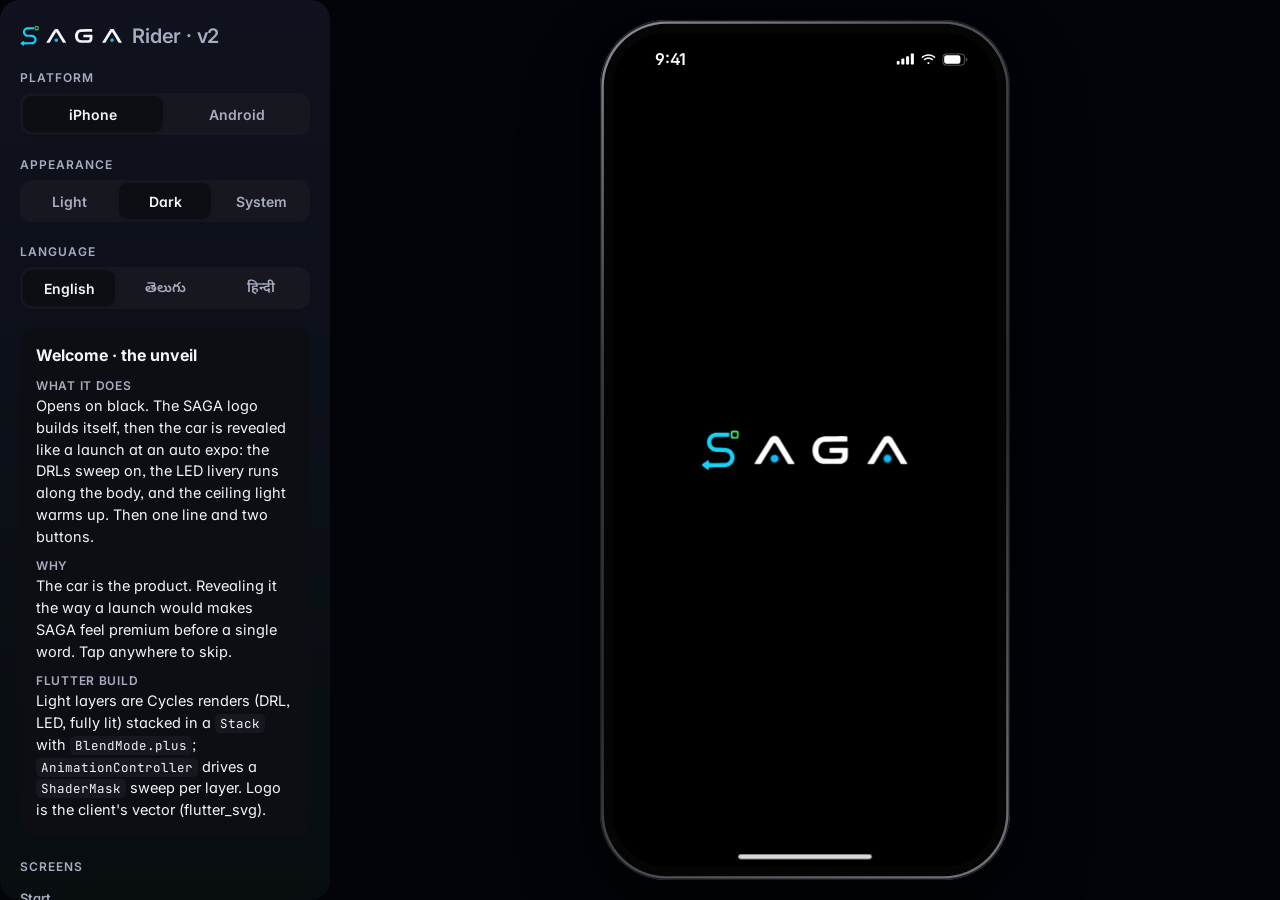
<file: v2/rider.html>
<!doctype html>
<html lang="en">
<head>
<meta charset="utf-8">
<meta name="viewport" content="width=device-width,initial-scale=1,viewport-fit=cover">
<title>SAGA Rider</title>
<link rel="preconnect" href="https://fonts.googleapis.com"><link rel="preconnect" href="https://fonts.gstatic.com" crossorigin>
<link href="https://fonts.googleapis.com/css2?family=Manrope:wght@400;500;600;700;800&family=Instrument+Serif:ital@0;1&family=Inter:wght@300;400;500;600;700&family=JetBrains+Mono:wght@400;500&family=Noto+Sans+Telugu:wght@400;500;600;700&family=Noto+Sans+Devanagari:wght@400;500;600;700&family=Noto+Serif+Telugu:wght@500;600&family=Noto+Serif+Devanagari:wght@500;600&display=swap" rel="stylesheet">
<link rel="stylesheet" href="core.css">
<style>
body{background:#E4E4E8;color:var(--fg);overflow:hidden}
[data-theme=dark] body{background:#0B0B0D}
body.embed,body.bare{background:transparent}
.shell{display:flex;height:100vh}
.panel{width:330px;flex:none;overflow-y:auto;padding:24px 20px 40px;border-right:1px solid var(--hair);background:var(--bg);font-family:"Inter",system-ui,sans-serif;scrollbar-width:thin}
.embed .panel,.bare .panel{display:none}
.panel h1{font-size:20px;font-weight:700;letter-spacing:-.01em;display:flex;align-items:center;gap:10px}
.panel .k{font-size:12px;font-weight:600;letter-spacing:.08em;text-transform:uppercase;color:var(--fg2);margin:22px 0 8px}
.panel .sw{display:flex;gap:4px;padding:3px;background:var(--surface2);border-radius:12px}
.panel .sw button{flex:1;height:36px;border-radius:9px;font-size:14px;font-weight:600;color:var(--fg2)}
.panel .sw button.on{background:var(--surface);color:var(--fg);box-shadow:0 1px 4px rgba(0,0,0,.1)}
.panel .grp{font-size:13px;font-weight:600;color:var(--fg2);margin:16px 0 4px}
.panel .sl{display:block;width:100%;text-align:left;padding:8px 10px;border-radius:9px;font-size:15px;color:var(--fg)}
.panel .sl:hover{background:var(--surface2)}
.panel .sl.on{background:var(--accent-soft);color:var(--on-accent-soft);font-weight:600}
.notes{margin-top:18px;padding:16px;border-radius:16px;background:var(--surface);font-size:14.5px;line-height:1.5}
.notes h3{font-size:16px;margin-bottom:8px}
.notes dt{font-size:12px;font-weight:600;letter-spacing:.06em;text-transform:uppercase;color:var(--fg2);margin-top:10px}
.notes code{font-family:var(--mono);font-size:12.5px;background:var(--surface2);padding:1px 5px;border-radius:5px}
.panel a.out{display:block;margin-top:8px;font-size:14px;color:var(--accent-ink);font-weight:600;text-decoration:none}
.stagearea{flex:1;position:relative;display:flex;align-items:center;justify-content:center;overflow:hidden}
.fit{transform-origin:center center;flex:none}

/* ---- rider specific ---- */
.home-head{display:flex;align-items:center;justify-content:space-between;padding:6px 20px 0;height:60px}
.home-head .r{display:flex;gap:10px;align-items:center}
.avatar{width:48px;height:48px;border-radius:24px;background:var(--accent-soft);color:var(--on-accent-soft);font-weight:700;display:flex;align-items:center;justify-content:center;font-size:16px;flex:none}
.avatar.xl{width:64px;height:64px;border-radius:32px;font-size:22px}
.bellwrap{position:relative}.bellwrap i{position:absolute;top:10px;right:11px;width:9px;height:9px;border-radius:5px;background:var(--danger);border:2px solid var(--bg)}
.search{display:flex;align-items:center;gap:12px;width:calc(100% - 40px);margin:14px 20px 0;height:62px;border-radius:31px;background:var(--surface);padding:0 8px 0 20px;font-size:18px;font-weight:600;box-shadow:var(--shadow);color:var(--fg)}
.search .ph{flex:1;text-align:left}
.search .mic{width:48px;height:48px;border-radius:24px;background:var(--accent);color:var(--on-accent);display:flex;align-items:center;justify-content:center}
[data-os=android] .search{height:64px;border-radius:32px;background:var(--surface2);box-shadow:none;font-weight:400;padding-left:18px}
[data-os=android] .search .mic{background:none;color:var(--fg)}
.places{margin-top:14px}
.greet{padding:14px 20px 0}
.greet .t-label{font-weight:500}
.air{display:block;width:calc(100% - 40px);margin:16px 20px 0;padding:20px;border-radius:28px;text-align:left;cursor:pointer;position:relative;overflow:hidden}
.air .plane{position:absolute;right:-18px;top:18px;width:150px;height:150px;opacity:.08;color:#fff}
.air .plane .ic{width:150px;height:150px;stroke-width:1}
.pnrm{display:flex;gap:6px;align-items:center}
.pnrm span{width:38px;height:48px;border-radius:12px;background:rgba(255,255,255,.07);border:1px solid rgba(255,255,255,.16);font-family:var(--mono);color:rgba(255,255,255,.4);display:flex;align-items:center;justify-content:center;font-size:18px}
.pnrm .go{margin-left:auto;width:48px;height:48px;border-radius:24px;background:#fff;color:#0B0C0F;display:flex;align-items:center;justify-content:center;border:0}
.tiles{display:grid;grid-template-columns:1fr 1fr;gap:12px;padding:0 20px;margin-top:12px}
.tile{background:var(--surface);border-radius:26px;padding:16px;text-align:left;display:flex;flex-direction:column;gap:3px;min-height:140px;color:var(--fg)}
.tile .tic{width:46px;height:46px;border-radius:15px;background:var(--accent-soft);color:var(--on-accent-soft);display:flex;align-items:center;justify-content:center;margin-bottom:12px}
.tile b{font-size:18px;font-weight:600}.tile span{font-size:14.5px;color:var(--fg2);line-height:1.35}
[data-os=android] .tile{border-radius:28px;background:var(--surface2)}
[data-os=android] .tile .tic{border-radius:23px}
[data-os=android] .tile b{font-weight:500}
.sugg{margin:16px 20px 0;border:1px solid var(--hair)}
.sugg .sq{width:46px;height:46px;border-radius:14px;background:var(--accent);color:var(--on-accent);display:flex;align-items:center;justify-content:center;flex:none}
.showcase{margin:0 20px;cursor:pointer;position:relative}
.showcase .sc-t{padding:20px 20px 0}
.showcase .sc-car{margin:4px 0 -42px;padding:0 6px}
.showcase .specs{display:flex;gap:6px;flex-wrap:wrap;padding:0 20px 20px;position:relative}
.nearby{margin:0 20px;cursor:pointer}
.nearby .nb-map{height:150px;position:relative}
.nearby .nb-tx{padding:14px 18px}
.dotlive{width:10px;height:10px;border-radius:5px;background:var(--success);box-shadow:0 0 0 5px color-mix(in srgb,var(--success) 22%,transparent);flex:none;margin:0 4px}
.upc{margin:0 20px}
.wl{position:absolute;inset:0;display:flex;flex-direction:column;color:#F4F4F6}
.wl-top{padding:70px 24px 0;display:flex;justify-content:center}
.wl-top .wordmark{font-size:20px;color:#fff}.wl-top .logo-img{height:30px}
.wl-car{margin:34px -40px 0 -10px}
.wl-body{margin-top:auto;padding:0 24px 40px}
.wl-body .t-body{color:#A9ABB3}
.wl-langs{display:flex;justify-content:center;gap:6px}
.wl-langs button{height:44px;padding:0 16px;border-radius:22px;color:#A9ABB3;font-size:15px;font-weight:600}
.wl-langs button.on{background:rgba(255,255,255,.12);color:#fff}
.foot{position:absolute;left:0;right:0;bottom:0;z-index:25;padding:24px 20px 36px;background:linear-gradient(to bottom,color-mix(in srgb,var(--bg) 0%,transparent),var(--bg) 26%)}
.has-foot .content{padding-bottom:190px}
.vline{width:1px;height:26px;background:var(--hair)}
.permrow{display:flex;gap:14px;align-items:flex-start;padding:16px 18px}
.permrow+.permrow{border-top:1px solid var(--hair)}
[data-os=android] .permrow+.permrow{border-top:0;margin-top:3px}
.permrow .t1{font-size:17px;font-weight:600}.permrow .t2{font-size:15px;color:var(--fg2);margin-top:3px;line-height:1.4}
.permcard{margin:0 16px;background:var(--surface);border-radius:26px;overflow:hidden}
[data-os=android] .permcard{background:none;display:grid;gap:3px;border-radius:0}
[data-os=android] .permcard .permrow{background:var(--surface);border-radius:6px}
[data-os=android] .permcard .permrow:first-child{border-radius:24px 24px 6px 6px}[data-os=android] .permcard .permrow:last-child{border-radius:6px 6px 24px 24px}
.pico{width:40px;height:40px;border-radius:12px;background:var(--accent-soft);color:var(--on-accent-soft);display:flex;align-items:center;justify-content:center;flex:none}
[data-os=android] .pico{border-radius:20px}
/* map screens */
.mapbtns{position:absolute;z-index:31;left:16px;right:16px;display:flex;justify-content:space-between;align-items:center;top:62px}
[data-os=android] .mapbtns{top:52px}
[data-os=android] .mapbtns .gbtn{background:var(--surface);border:0;backdrop-filter:none;box-shadow:0 2px 8px rgba(0,0,0,.18);border-radius:16px}
.mapwrap.h55{bottom:auto;height:56%}
.optcar{margin:-10px auto -14px;max-width:300px}
.price{text-align:right}
.perks{display:flex;flex-wrap:wrap;gap:6px}
.lineitem{display:flex;justify-content:space-between;align-items:center;font-size:16px;padding:7px 0}
.lineitem.total{font-size:18px;font-weight:700;border-top:1px solid var(--hair);margin-top:6px;padding-top:12px}
.progress{height:6px;border-radius:3px;background:var(--surface3);overflow:hidden}
.progress i{display:block;height:100%;background:var(--accent);border-radius:3px}
.progress.ind i{width:40%;animation:ind 1.4s ease-in-out infinite}
@keyframes ind{0%{transform:translateX(-100%)}100%{transform:translateX(260%)}}
.drv{display:flex;align-items:center;gap:14px;padding:14px;border-radius:22px;background:var(--surface2)}
[data-os=android] .drv{background:var(--surface2)}
.drv .ph{width:56px;height:56px;border-radius:28px;background:linear-gradient(135deg,#C9A57A,#7B5A3A);color:#fff;font-weight:700;display:flex;align-items:center;justify-content:center;font-size:18px;flex:none;position:relative}
.drv .ph b{position:absolute;bottom:-6px;left:50%;transform:translateX(-50%);background:var(--surface);color:var(--fg);font-size:12px;padding:1px 6px;border-radius:8px;white-space:nowrap;box-shadow:0 1px 4px rgba(0,0,0,.15)}
.plate{font-family:var(--mono);font-size:14px;font-weight:500;padding:5px 8px;border-radius:7px;background:var(--surface);border:1px solid var(--hair);white-space:nowrap}
.codebox{display:flex;gap:8px;margin-top:10px}
.codebox span{flex:1;height:64px;border-radius:18px;background:var(--fg);color:var(--bg);display:flex;align-items:center;justify-content:center;font-family:var(--mono);font-size:30px;font-weight:500}
.acts{display:grid;grid-template-columns:repeat(4,1fr);gap:8px}
.act{display:flex;flex-direction:column;align-items:center;gap:6px;font-size:14px;font-weight:500;color:var(--fg)}
.act span.c{width:56px;height:56px;border-radius:28px;background:var(--surface2);display:flex;align-items:center;justify-content:center}
[data-os=android] .act span.c{border-radius:18px;background:var(--accent-soft);color:var(--on-accent-soft)}
.act.sos span.c{color:var(--danger)}
.toppill{position:absolute;z-index:31;left:50%;transform:translateX(-50%);top:62px;height:48px;padding:0 18px;border-radius:24px;display:flex;align-items:center;gap:8px;font-size:15px;font-weight:600;white-space:nowrap;background:var(--glass);border:1px solid var(--glass-line);backdrop-filter:blur(18px) saturate(180%);-webkit-backdrop-filter:blur(18px) saturate(180%);box-shadow:0 4px 14px rgba(0,0,0,.1)}
[data-os=android] .toppill{top:54px;background:var(--surface);border:0;box-shadow:0 2px 8px rgba(0,0,0,.16)}
.demo{display:block;margin:14px auto 0;font-size:14px;font-weight:600;color:var(--fg2);border:1.5px dashed var(--hair);border-radius:12px;padding:8px 14px}
.seal{width:96px;height:96px;border-radius:48px;margin:0 auto;background:var(--accent);color:var(--on-accent);display:flex;align-items:center;justify-content:center;box-shadow:0 14px 40px color-mix(in srgb,var(--accent) 40%,transparent)}
.seal .ic{width:48px;height:48px;stroke-width:2.4}
.seal path{stroke-dasharray:30;stroke-dashoffset:30;animation:draw .6s .2s cubic-bezier(.6,0,.2,1) forwards}
@keyframes draw{to{stroke-dashoffset:0}}
.stars{display:flex;justify-content:center;gap:8px}
.stars button{width:52px;height:52px;display:flex;align-items:center;justify-content:center;color:var(--fg3)}
.stars button .ic{width:36px;height:36px}
.stars button.on{color:#E8A317}.stars button.on .ic{fill:#E8A317}
.ticket{background:var(--surface);border-radius:26px;position:relative;overflow:hidden}
.ticket .tk-top{padding:18px 20px}
.ticket .tk-mid{display:flex;align-items:center;justify-content:space-between;gap:10px;margin-top:14px}
.ticket .iata{font-size:34px;font-weight:700;letter-spacing:-.01em;line-height:1}
.ticket .tk-line{flex:1;display:flex;align-items:center;gap:6px;color:var(--fg3)}
.ticket .tk-line i{flex:1;border-top:1.5px dashed var(--fg3)}
.ticket .tk-cut{position:relative;height:0;border-top:1.5px dashed var(--hair);margin:0 20px}
.ticket .tk-cut::before,.ticket .tk-cut::after{content:"";position:absolute;top:-13px;width:26px;height:26px;border-radius:13px;background:var(--bg)}
.ticket .tk-cut::before{left:-33px}.ticket .tk-cut::after{right:-33px}
.ticket .tk-bot{padding:14px 20px 18px;display:grid;grid-template-columns:repeat(3,1fr);gap:8px}
.ticket .tk-bot b{display:block;font-size:16px;margin-top:2px}
.tl{padding:6px 0}
.tli{display:grid;grid-template-columns:72px 18px 1fr;gap:10px;position:relative;padding:9px 0}
.tli time{font-size:17px;font-weight:700;font-feature-settings:"tnum" 1;text-align:right}
.tli .d{width:12px;height:12px;border-radius:6px;background:var(--surface3);margin:5px auto 0;position:relative;z-index:1}
.tli.on .d{background:var(--accent);box-shadow:0 0 0 5px var(--accent-soft)}
.tli:not(:last-child)::after{content:"";position:absolute;left:calc(72px + 10px + 8px);top:27px;bottom:-9px;width:2px;background:var(--surface3)}
.tli .x b{font-size:16.5px;display:block}.tli .x span{font-size:14.5px;color:var(--fg2)}
.tli.mut time,.tli.mut b{color:var(--fg2);font-weight:500}
.days{display:flex;gap:6px;justify-content:space-between}
.days button{width:46px;height:46px;border-radius:23px;background:var(--surface);font-weight:600;font-size:15px;color:var(--fg)}
.days button.on{background:var(--accent);color:var(--on-accent)}
[data-os=android] .days button{background:var(--surface2)}
.calhead{display:flex;justify-content:space-between;align-items:center;margin-bottom:10px}
.calg{display:grid;grid-template-columns:repeat(7,1fr);gap:2px;text-align:center}
.calg .dn{font-size:13px;font-weight:600;color:var(--fg2);height:26px}
.cd{height:42px;display:flex;align-items:center;justify-content:center;border-radius:21px;font-size:15.5px;position:relative;font-feature-settings:"tnum" 1}
.cd.past{color:var(--fg3)}
.cd.on{background:var(--accent-soft);color:var(--on-accent-soft);font-weight:600}
.cd.today{box-shadow:inset 0 0 0 1.5px var(--fg)}
.cd.skip{color:var(--fg3);text-decoration:line-through}
.cd.flight{background:var(--fg);color:var(--bg);font-weight:700}
.legend{display:flex;gap:16px;flex-wrap:wrap;font-size:14px;color:var(--fg2);margin-top:12px}
.legend i{display:inline-block;width:12px;height:12px;border-radius:6px;vertical-align:-1px;margin-right:6px}
.dests{display:flex;flex-wrap:wrap;gap:8px}
.vhero{position:relative;padding:110px 0 0;min-height:440px}
.vhero .vcar{margin:20px -30px -60px -10px}
.vhero .vt{padding:0 24px}
.spec4{display:grid;grid-template-columns:repeat(4,1fr);gap:8px}
.spec4 div{background:var(--surface);border-radius:20px;padding:14px 8px;text-align:center;font-size:14px;color:var(--fg2)}
.spec4 b{display:block;font-size:18px;color:var(--fg);margin-top:6px}
.spec4 .ic{color:var(--accent-ink)}
.amen{display:grid;grid-template-columns:1fr 1fr;gap:10px}
.amen div{background:var(--surface);border-radius:20px;padding:16px;font-size:15.5px;line-height:1.35;display:flex;flex-direction:column;gap:10px}
.amen .ic{color:var(--accent-ink)}
[data-os=android] .amen div,[data-os=android] .spec4 div{background:var(--surface2)}
.seatcard{display:grid;grid-template-columns:130px 1fr;gap:18px;align-items:center}
.offer{display:flex;gap:14px;padding:18px;border-radius:26px;background:var(--surface);align-items:flex-start}
.offer+.offer{margin-top:10px}
.offer .oi{width:48px;height:48px;border-radius:16px;background:var(--accent-soft);color:var(--on-accent-soft);display:flex;align-items:center;justify-content:center;flex:none}
.offer .code{display:inline-block;margin-top:10px;font-family:var(--mono);font-size:14px;padding:5px 10px;border-radius:8px;border:1.5px dashed var(--accent-ink);color:var(--accent-ink)}
[data-os=android] .offer{border-radius:28px;background:var(--surface2)}
.pts{font-size:46px;font-weight:700;letter-spacing:-.02em;line-height:1}
.notif{display:flex;gap:14px;padding:16px 18px;position:relative}
.notif+.notif{border-top:1px solid var(--hair)}
.notif .ni{width:44px;height:44px;border-radius:14px;background:var(--surface2);display:flex;align-items:center;justify-content:center;flex:none}
.notif.new .ni{background:var(--accent);color:var(--on-accent)}
.notif b{font-size:16.5px;display:block}.notif p{font-size:15px;color:var(--fg2);margin-top:2px;line-height:1.4}.notif time{font-size:13.5px;color:var(--fg2);margin-top:4px;display:block}
[data-os=android] .notif .ni{border-radius:22px}
.lock{position:absolute;inset:0;background:radial-gradient(120% 70% at 30% 10%,#2B3448 0%,#12151C 45%,#07080A 100%);color:#fff;overflow:hidden}
.lock .lk-date{text-align:center;padding-top:82px;font-size:20px;font-weight:600;opacity:.9}
.lock .lk-time{text-align:center;font-size:96px;font-weight:600;letter-spacing:-.03em;line-height:1;margin-top:4px}
[data-os=android] .lock .lk-date{text-align:left;padding:74px 28px 0;font-size:17px}
[data-os=android] .lock .lk-time{text-align:left;padding:0 24px;font-size:104px;font-weight:400;line-height:.95}
.lk-stack{position:absolute;left:12px;right:12px;bottom:110px;display:flex;flex-direction:column;gap:8px}
.la{border-radius:26px;padding:16px 18px;background:rgba(30,32,38,.72);backdrop-filter:blur(24px) saturate(160%);-webkit-backdrop-filter:blur(24px) saturate(160%);border:1px solid rgba(255,255,255,.1);cursor:pointer}
.la .la-h{display:flex;align-items:center;justify-content:space-between;font-size:14px;color:#C9CBD2}
.la .la-h .wordmark{font-size:13px;color:#fff}.la .la-h .logo-img{height:16px}
.la .la-big{font-size:24px;font-weight:700;margin-top:8px;letter-spacing:-.01em}
.la .trk{display:flex;align-items:center;gap:8px;margin-top:12px}
.la .trk .bar{flex:1;height:6px;border-radius:3px;background:rgba(255,255,255,.18);position:relative}
.la .trk .bar i{position:absolute;left:0;top:0;bottom:0;width:62%;border-radius:3px;background:var(--accent)}
.la .trk .bar b{position:absolute;left:62%;top:50%;transform:translate(-50%,-50%);width:26px;height:26px;border-radius:13px;background:#fff;color:#0B0C0F;display:flex;align-items:center;justify-content:center}
.la .trk .bar b .ic{width:16px;height:16px}
.nt{border-radius:22px;padding:13px 16px;background:rgba(40,42,48,.62);backdrop-filter:blur(24px);-webkit-backdrop-filter:blur(24px);border:1px solid rgba(255,255,255,.08);display:flex;gap:12px}
.nt .ap{width:38px;height:38px;border-radius:10px;background:var(--accent);color:var(--on-accent);display:flex;align-items:center;justify-content:center;flex:none;font-weight:800;font-size:15px}
.nt b{font-size:15.5px;display:block}.nt p{font-size:15px;color:#D5D7DD;line-height:1.35}.nt time{font-size:13px;color:#9EA1A9;float:right}
[data-os=android] .la,[data-os=android] .nt{border-radius:28px;background:rgba(36,38,44,.9);backdrop-filter:none}
[data-os=android] .nt .ap{border-radius:19px}
.lk-hint{position:absolute;bottom:42px;left:0;right:0;text-align:center;font-size:14px;color:#9EA1A9}
/* voice */
@property --va{syntax:"<angle>";initial-value:0deg;inherits:false}
.voice{position:absolute;inset:0;z-index:85;pointer-events:none;opacity:0;transition:opacity .3s}
.voice.on{pointer-events:auto;opacity:1}
.voice .vscrim{position:absolute;inset:0;background:rgba(0,0,0,.28)}
.voice .edge{position:absolute;inset:0;padding:5px;border-radius:inherit;background:conic-gradient(from var(--va),var(--accent),var(--accent-soft),#FFFFFF,var(--accent),var(--accent-soft),var(--accent));-webkit-mask:linear-gradient(#000 0 0) content-box,linear-gradient(#000 0 0);-webkit-mask-composite:xor;mask-composite:exclude;filter:blur(5px);opacity:.9;animation:va 4s linear infinite}
@keyframes va{to{--va:360deg}}
[data-os=android] .voice .edge{display:none}
.vpanel{position:absolute;left:10px;right:10px;bottom:10px;border-radius:46px;padding:22px 22px 30px;background:var(--glass);border:1px solid var(--glass-line);backdrop-filter:blur(30px) saturate(190%);-webkit-backdrop-filter:blur(30px) saturate(190%);box-shadow:0 20px 60px rgba(0,0,0,.25);transform:translateY(30px);transition:transform .45s cubic-bezier(.2,1.1,.3,1)}
[data-theme=light] .vpanel{background:rgba(255,255,255,.86)}
.voice.on .vpanel{transform:none}
[data-os=android] .vpanel{left:0;right:0;bottom:0;border-radius:28px 28px 0 0;background:var(--surface);border:0;backdrop-filter:none;padding:22px 20px 44px}
[data-os=android] .vpanel::before{content:"";position:absolute;left:0;right:0;top:0;height:3px;border-radius:28px 28px 0 0;background:linear-gradient(90deg,var(--accent),var(--accent-soft),var(--accent))}
.vhead{display:flex;align-items:center;gap:10px}
.vhead .who{font-size:15px;font-weight:700;color:var(--accent-ink)}
.wave{display:flex;gap:4px;align-items:center;height:28px;margin-left:auto}
.wave i{width:5px;height:8px;border-radius:3px;background:var(--accent);transition:height .2s}
.voice.listening .wave i{animation:wv 1s ease-in-out infinite}
.wave i:nth-child(2){animation-delay:.12s!important}.wave i:nth-child(3){animation-delay:.24s!important}.wave i:nth-child(4){animation-delay:.36s!important}.wave i:nth-child(5){animation-delay:.48s!important}
@keyframes wv{0%,100%{height:8px}50%{height:26px}}
.vtext{font-size:25px;line-height:1.3;font-weight:600;margin-top:16px;min-height:66px;letter-spacing:-.01em}
.vtext.dim{color:var(--fg2)}
.vreply{font-size:17px;line-height:1.45;color:var(--fg2);margin-top:6px}
.vchips{display:flex;flex-wrap:wrap;gap:8px;margin-top:16px}
.vchips button{height:44px;padding:0 14px;border-radius:22px;background:var(--surface2);font-size:15px;font-weight:500;color:var(--fg)}
[data-theme=light][data-os=ios] .vchips button{background:rgba(0,0,0,.06)}
.vfoot{display:flex;align-items:center;justify-content:space-between;margin-top:18px}
.vmic{width:64px;height:64px;border-radius:32px;background:var(--accent);color:var(--on-accent);display:flex;align-items:center;justify-content:center}
.voice.listening .vmic{animation:pulse 1.4s ease-in-out infinite}
@keyframes pulse{50%{box-shadow:0 0 0 12px color-mix(in srgb,var(--accent) 18%,transparent)}}
.destin{width:100%;border:0;outline:0;background:none;font-size:17px;font-weight:600;color:var(--fg);padding:2px 0}
.destin::placeholder,.field input::placeholder{color:var(--fg2);font-weight:500}
.field input{font-size:17px}
.otpfill span{animation:otp .35s cubic-bezier(.3,1.5,.5,1) both}
@keyframes otp{from{opacity:0;transform:scale(.5)}}
.btn-stage2{background:rgba(255,255,255,.12);color:#fff}
.scico{width:48px;height:48px;border-radius:15px;background:rgba(255,255,255,.12);color:#fff;display:flex;align-items:center;justify-content:center;flex:none}
.scanv{position:absolute;inset:0;background:radial-gradient(90% 70% at 50% 40%,#3A3F48 0%,#16181C 60%,#0A0B0D 100%);overflow:hidden}
.tkt{position:absolute;left:50%;top:40%;width:300px;transform:translate(-50%,-50%) rotate(-3deg);background:#FBFAF6;color:#16181C;border-radius:16px;padding:18px;font-family:var(--mono);font-size:11.5px;box-shadow:0 30px 60px rgba(0,0,0,.55)}
.tkt-h{display:flex;justify-content:space-between;align-items:center;border-bottom:1px dashed #C9C6BE;padding-bottom:10px;font-size:12px}
.tkt-h b{font-size:15px;letter-spacing:.12em}
.tkt-g{display:grid;grid-template-columns:repeat(3,1fr);gap:6px;margin-top:12px}
.tkt span{display:block;color:#7A776F;font-size:10px;letter-spacing:.08em}
.tkt-g b{font-size:13px}
.tkt-r{display:flex;justify-content:space-between;align-items:center;margin-top:14px}
.tkt-r b{font-size:24px;letter-spacing:.02em}
.tkt-l{font-size:11px;color:#55524B}
.tkt-p{margin-top:12px;font-size:11px}
.tkt-bc{height:40px;margin-top:12px;background:repeating-linear-gradient(90deg,#16181C 0 2px,transparent 2px 4px,#16181C 4px 5px,transparent 5px 8px,#16181C 8px 11px,transparent 11px 12px)}
.vf{position:absolute;left:34px;right:34px;top:21%;height:41%}
.vf i{position:absolute;width:38px;height:38px;border:4px solid #fff;transition:border-color .3s}
.vf i:nth-child(1){top:0;left:0;border-right:0;border-bottom:0;border-top-left-radius:16px}
.vf i:nth-child(2){top:0;right:0;border-left:0;border-bottom:0;border-top-right-radius:16px}
.vf i:nth-child(3){bottom:0;left:0;border-right:0;border-top:0;border-bottom-left-radius:16px}
.vf i:nth-child(4){bottom:0;right:0;border-left:0;border-top:0;border-bottom-right-radius:16px}
.beam{position:absolute;left:8px;right:8px;height:2px;border-radius:1px;background:var(--accent);box-shadow:0 0 10px var(--accent);animation:beam 1.4s ease-in-out infinite alternate}
@keyframes beam{from{top:8%}to{top:92%}}
.found .beam{display:none}.found .vf i{border-color:var(--success)}
.scan-top{position:absolute;top:62px;left:16px;right:16px;display:flex;gap:10px;align-items:center;z-index:3}
[data-os=android] .scan-top{top:52px}
.scan-hint{transition:opacity .3s}.found .scan-hint{opacity:0}
.scan-res{position:absolute;z-index:4;left:8px;right:8px;bottom:8px;border-radius:44px;background:var(--surface);color:var(--fg);padding:24px 22px 30px;transform:translateY(115%);transition:transform .55s cubic-bezier(.2,1,.3,1)}
[data-os=android] .scan-res{left:0;right:0;bottom:0;border-radius:28px 28px 0 0;padding-bottom:44px}
.found .scan-res{transform:none}
/* ---- v2.1 editorial look (after Pilo), in SAGA's colours ---- */
.greet2{padding:10px 20px 4px}
.greet2 h1{font-family:var(--display);font-size:52px;line-height:.98;font-weight:400;letter-spacing:-.04em}
.greet2 p{font-size:15px;font-weight:600;color:var(--fg2);margin-top:12px}
[data-os=android] .greet2 h1{font-size:50px}
.sugmap{position:relative;margin:14px 20px 0;height:250px;border-radius:34px;overflow:hidden;background:#14161A;cursor:pointer;box-shadow:0 18px 40px rgba(10,12,20,.18)}
.sugmap .map{position:absolute;inset:0}
.sm-chip{position:absolute;left:14px;top:14px;display:inline-flex;align-items:center;gap:8px;height:34px;padding:0 14px 0 10px;border-radius:17px;font-size:13.5px;font-weight:600;color:#fff;background:rgba(20,22,26,.55);border:1px solid rgba(255,255,255,.14);backdrop-filter:blur(16px);-webkit-backdrop-filter:blur(16px)}
.sm-bar{position:absolute;left:10px;right:10px;bottom:10px;display:flex;align-items:center;gap:10px;padding:12px 12px 12px 18px;border-radius:26px;color:#fff;background:rgba(18,20,24,.62);border:1px solid rgba(255,255,255,.12);backdrop-filter:blur(22px) saturate(160%);-webkit-backdrop-filter:blur(22px) saturate(160%)}
.sm-k{font-size:15px;font-weight:600}.sm-v{font-size:13.5px;color:#B4B7C0;margin-top:2px}
.sm-go{height:44px;padding:0 18px;border-radius:22px;background:#fff;color:#0B0C0F;font-weight:700;font-size:15px;display:flex;align-items:center}
.duo{display:grid;grid-template-columns:1.35fr 1fr;gap:12px;margin:12px 20px 0}
.bookc{position:relative;display:flex;flex-direction:column;align-items:flex-start;text-align:left;min-height:158px;padding:16px 18px 18px;border-radius:32px;background:var(--accent);color:var(--on-accent);overflow:hidden}
.bookc::after{content:"";position:absolute;right:-40px;bottom:-60px;width:170px;height:170px;border-radius:50%;background:radial-gradient(circle,rgba(255,255,255,.22),transparent 65%)}
.bc-top{display:flex;width:100%;justify-content:space-between}
.bc-ic,.bc-mic{width:44px;height:44px;border-radius:22px;display:flex;align-items:center;justify-content:center;background:rgba(255,255,255,.18)}
.bc-mic{background:rgba(0,0,0,.18)}
.bookc b{font-family:var(--display);font-size:30px;line-height:1;font-weight:700;letter-spacing:-.03em;margin-top:auto}
.bc-s{font-size:14.5px;opacity:.85;margin-top:6px}
.statc{display:flex;flex-direction:column;padding:18px;border-radius:32px;background:var(--ink);color:var(--on-ink);cursor:pointer}
.statc b{font-family:var(--display);font-size:60px;line-height:.9;font-weight:400;letter-spacing:-.05em}
.statc span{font-size:14px;color:var(--on-ink2);margin-top:6px}
.statc .st-pts{margin-top:auto;display:inline-flex;align-items:center;gap:6px;color:#fff;font-weight:600}
.promo{position:relative;overflow:hidden;margin:28px 20px 0;padding:22px 22px 24px;border-radius:34px;background:var(--ink);color:var(--on-ink);cursor:default}
.promo[role=button]{cursor:pointer}
.promo-wm{position:absolute;right:-14px;bottom:-34px;font-family:"Inter",sans-serif;font-weight:800;font-size:120px;letter-spacing:.02em;color:rgba(255,255,255,.045);line-height:1;pointer-events:none}
.promo-k .wordmark{font-size:12px;color:var(--on-ink2)}.promo-k .logo-img{height:16px}
.promo-h{font-family:var(--display);font-size:34px;line-height:1.04;font-weight:700;letter-spacing:-.03em;margin-top:14px;position:relative}
.promo-h mark{background:var(--accent);color:var(--on-accent);padding:0 .16em;border-radius:.22em;box-decoration-break:clone;-webkit-box-decoration-break:clone}
.promo-s{font-size:15px;line-height:1.45;color:var(--on-ink2);margin-top:12px;max-width:250px;position:relative}
.promo-go{position:absolute;right:18px;bottom:18px;width:48px;height:48px;border-radius:24px;background:#fff;color:#0B0C0F;display:flex;align-items:center;justify-content:center}
[data-theme=dark] .promo,[data-theme=dark] .statc{border:1px solid rgba(255,255,255,.08)}

/* ---- iOS: Liquid Glass. Frosted layers over soft brand light ---- */
[data-os=ios] .view::before{content:"";position:absolute;inset:-10% -20% auto -20%;height:120%;z-index:0;pointer-events:none;background:
  radial-gradient(42% 26% at 92% 4%,color-mix(in srgb,var(--accent) 30%,transparent),transparent 72%),
  radial-gradient(40% 24% at 4% 34%,color-mix(in srgb,var(--accent) 18%,transparent),transparent 72%),
  radial-gradient(46% 26% at 82% 66%,color-mix(in srgb,#8FD3FF 26%,transparent),transparent 72%),
  radial-gradient(40% 22% at 12% 96%,color-mix(in srgb,var(--accent) 16%,transparent),transparent 72%)}
[data-os=ios] .view>.content,[data-os=ios] .view>.nav,[data-os=ios] .view>.wl{position:relative;z-index:1}
[data-os=ios] .view>.wl{position:absolute}
[data-os=ios] .card:not(.stage):not(.tint),[data-os=ios] .group,[data-os=ios] .tile,[data-os=ios] .permcard,[data-os=ios] .offer,[data-os=ios] .ticket,[data-os=ios] .amen div,[data-os=ios] .spec4 div,[data-os=ios] .chip:not(.on),[data-os=ios] .days button:not(.on),[data-os=ios] .drv,[data-os=ios] .field,[data-os=ios] .boxes span,[data-os=ios] .stepper,[data-os=ios] .act span.c{
  background:var(--glass2);border:1px solid var(--glass-line);backdrop-filter:blur(28px) saturate(185%);-webkit-backdrop-filter:blur(28px) saturate(185%);
  box-shadow:inset 0 1px 0 var(--glass-hi),inset 0 -1px 0 rgba(0,0,0,.03),0 10px 30px rgba(15,20,45,.07)}
[data-os=ios] .card.tint{background:color-mix(in srgb,var(--accent-soft) 70%,transparent);backdrop-filter:blur(24px);-webkit-backdrop-filter:blur(24px);border:1px solid var(--glass-line)}
[data-os=ios] .seg{background:var(--glass2);border:1px solid var(--glass-line);backdrop-filter:blur(24px) saturate(180%);-webkit-backdrop-filter:blur(24px) saturate(180%)}
[data-os=ios] .seg button.on{background:var(--glass-hi);box-shadow:0 4px 14px rgba(0,0,0,.1),inset 0 1px 0 #fff}
[data-theme=dark][data-os=ios] .seg button.on{background:rgba(255,255,255,.16);box-shadow:inset 0 1px 0 rgba(255,255,255,.2)}
[data-os=ios] .sheet,[data-os=ios] .modal,[data-os=ios] .scan-res{background:color-mix(in srgb,var(--surface) 74%,transparent);backdrop-filter:blur(40px) saturate(190%);-webkit-backdrop-filter:blur(40px) saturate(190%);border:1px solid var(--glass-line);box-shadow:inset 0 1px 0 var(--glass-hi),0 -10px 40px rgba(0,0,0,.14)}
[data-os=ios] .btn-primary{background-image:linear-gradient(180deg,rgba(255,255,255,.26),rgba(255,255,255,0) 55%);box-shadow:inset 0 1px 0 rgba(255,255,255,.35),0 10px 24px color-mix(in srgb,var(--accent) 34%,transparent)}
[data-os=ios] .btn-secondary{background:var(--glass2);border:1px solid var(--glass-line);backdrop-filter:blur(20px);-webkit-backdrop-filter:blur(20px);box-shadow:inset 0 1px 0 var(--glass-hi)}
[data-os=ios] .stage,[data-os=ios] .promo,[data-os=ios] .statc{box-shadow:inset 0 1px 0 rgba(255,255,255,.12),0 18px 40px rgba(10,12,25,.22)}
[data-os=ios] .bookc{box-shadow:inset 0 1px 0 rgba(255,255,255,.35),0 18px 40px color-mix(in srgb,var(--accent) 38%,transparent);background-image:linear-gradient(160deg,rgba(255,255,255,.22),rgba(255,255,255,0) 45%)}
[data-os=ios] .ticket .tk-cut::before,[data-os=ios] .ticket .tk-cut::after{background:color-mix(in srgb,var(--bg) 80%,transparent)}
[data-os=ios] .foot{background:linear-gradient(to bottom,color-mix(in srgb,var(--bg) 0%,transparent),color-mix(in srgb,var(--bg) 70%,transparent) 30%);backdrop-filter:blur(18px);-webkit-backdrop-filter:blur(18px);-webkit-mask:linear-gradient(to bottom,transparent,#000 24px);mask:linear-gradient(to bottom,transparent,#000 24px)}
.hello{padding:4px 20px 0;font-size:17px;font-weight:600;color:var(--fg2)}
.search2{display:flex;align-items:center;gap:10px;width:calc(100% - 40px);margin:12px 20px 0;height:64px;padding:0 8px 0 18px;border-radius:32px;background:var(--surface);color:var(--fg);box-shadow:0 10px 30px rgba(15,20,40,.08);text-align:left}
.search2 .s-ic{color:var(--accent-ink);display:flex}
.search2 .ph{flex:1;font-size:19px;font-weight:600;letter-spacing:-.01em}
.search2 .s-now{display:inline-flex;align-items:center;gap:4px;height:40px;padding:0 10px 0 12px;border-radius:20px;background:var(--surface2);font-size:14px;font-weight:600}
.search2 .s-mic{width:48px;height:48px;border-radius:24px;display:flex;align-items:center;justify-content:center;color:var(--fg2)}
[data-os=ios] .search2{background:var(--glass2);border:1px solid var(--glass-line);backdrop-filter:blur(28px) saturate(185%);-webkit-backdrop-filter:blur(28px) saturate(185%);box-shadow:inset 0 1px 0 var(--glass-hi),0 12px 30px rgba(15,20,45,.08)}
[data-os=android] .search2{background:var(--surface2);box-shadow:none}
[data-os=android] .search2 .s-now{background:var(--surface3)}
.saybtn{display:inline-flex;align-items:center;gap:6px;font-size:15px!important}
[data-os=ios] .tabbar{right:16px}
.sugmap{transition:transform .2s cubic-bezier(.3,.7,.4,1)}
/* ---- v1 richness, brought back ---- */
.arrive{position:relative;overflow:hidden;padding:54px 20px 0;min-height:400px;color:#fff;border-radius:0 0 40px 40px;background:radial-gradient(120% 90% at 100% 0%,color-mix(in srgb,var(--accent) 55%,#fff) 0%,var(--accent) 38%,color-mix(in srgb,var(--accent) 35%,#05060A) 100%)}
[data-theme=dark] .arrive{background:radial-gradient(120% 90% at 100% 0%,var(--accent) 0%,color-mix(in srgb,var(--accent) 45%,#05060A) 50%,#05060A 100%)}
.ar-top{display:flex;justify-content:space-between;align-items:center;padding-top:8px}
.ar-top .gbtn,.ar-top .ibtn{background:rgba(255,255,255,.16);border-color:rgba(255,255,255,.25);color:#fff}
.ar-live{display:inline-flex;align-items:center;gap:8px;height:36px;padding:0 14px 0 10px;border-radius:18px;background:rgba(0,0,0,.28);font-size:14px;font-weight:600;backdrop-filter:blur(10px)}
.ar-h{font-family:var(--display);font-size:42px;line-height:1;font-weight:700;letter-spacing:-.035em;margin-top:18px;max-width:250px}
.ar-ring{position:absolute;left:20px;top:206px;width:96px;height:96px;display:flex;flex-direction:column;align-items:center;justify-content:center}
.ar-ring svg{position:absolute;inset:0;transform:rotate(-90deg)}
.ar-ring circle{fill:none;stroke:rgba(255,255,255,.22);stroke-width:5}.ar-ring .fg{stroke:#fff;stroke-linecap:round;stroke-dasharray:283;transition:stroke-dashoffset 1s}
.ar-ring b{font-family:var(--display);font-size:38px;font-weight:400;line-height:1}.ar-ring span{font-size:11px;letter-spacing:.14em;font-weight:700}
.ar-car{position:absolute;right:-70px;bottom:-12px;width:330px;filter:drop-shadow(0 20px 30px rgba(0,0,0,.35));animation:carin .9s .1s cubic-bezier(.2,.9,.2,1) both}
@keyframes carin{from{transform:translateX(60px);opacity:0}}
.steps4{display:grid;grid-template-columns:repeat(4,1fr);gap:6px}
.steps4 div{font-size:12.5px;font-weight:600;color:var(--fg2)}
.steps4 i{display:block;height:5px;border-radius:3px;background:var(--surface3);margin-bottom:8px;position:relative;overflow:hidden}
.steps4 .on i{background:var(--accent)}.steps4 .on{color:var(--fg)}
.steps4 .now i::after{content:"";position:absolute;inset:0;background:linear-gradient(90deg,transparent,rgba(255,255,255,.7),transparent);animation:shimmer2 1.6s infinite}
@keyframes shimmer2{from{transform:translateX(-100%)}to{transform:translateX(100%)}}
.lookfor,.telem{border-radius:30px;padding:20px;background:var(--ink);color:var(--on-ink)}
.telem{padding:16px 18px;margin-top:4px}
.lf-k,.tl-k{font-size:13.5px;color:var(--on-ink2);font-weight:600}
.lf-t{font-size:19px;font-weight:600;line-height:1.25;margin-top:4px}
.lf-hr{height:1px;background:rgba(255,255,255,.1);margin:16px 0}
.lf-ph{width:52px;height:52px;border-radius:26px;background:linear-gradient(135deg,#C9A57A,#7B5A3A);display:flex;align-items:center;justify-content:center;font-weight:700;flex:none}
.lf-s{font-size:14px;color:var(--on-ink2)}
.lf-btn{position:relative;width:48px;height:48px;border-radius:24px;background:rgba(255,255,255,.1);display:flex;align-items:center;justify-content:center;color:#fff}
.lf-btn i,.act span.c i{position:absolute;top:-3px;right:-3px;min-width:20px;height:20px;border-radius:10px;background:var(--danger);color:#fff;font-size:12px;font-style:normal;display:flex;align-items:center;justify-content:center;padding:0 5px}
.act span.c{position:relative}
.evplate{display:inline-flex;align-items:center;gap:8px;padding:8px 12px;border-radius:9px;background:#1E7B3B;color:#FFD94A;font-family:var(--mono);font-weight:700;font-size:16px;letter-spacing:.06em;border:2px solid #0F4D22;box-shadow:inset 0 0 0 2px #FFD94A33;white-space:nowrap}
.evplate small{font-size:9px;letter-spacing:.1em;color:#fff;writing-mode:vertical-rl;transform:rotate(180deg);opacity:.85}
.evplate.sm{font-size:13.5px;padding:6px 10px}
.tl-live{display:inline-flex;align-items:center;gap:6px;font-size:13px;font-weight:600;padding:4px 10px;border-radius:12px;background:rgba(255,255,255,.08)}
.tl-big{font-family:var(--display);font-size:46px;font-weight:400;letter-spacing:-.04em;line-height:1;display:block;margin-top:4px}
.cells{display:flex;gap:4px;margin-left:14px;margin-bottom:6px;flex:1}
.cells i{flex:1;height:22px;border-radius:5px;background:rgba(255,255,255,.1)}
.cells i.on{background:#3DD68C;animation:popin .4s both}
.tl-grid{display:grid;grid-template-columns:repeat(3,1fr);gap:8px;margin-top:14px}.tl-grid.two{grid-template-columns:1fr 1fr}
.tl-grid div{background:rgba(255,255,255,.06);border-radius:18px;padding:12px}
.tl-grid b{display:block;font-size:17px;letter-spacing:.02em}.tl-grid b.g{color:#3DD68C}
.tl-grid span{font-size:12.5px;color:var(--on-ink2)}
.paychips{display:flex;gap:8px;overflow-x:auto;scrollbar-width:none;margin:16px -4px 0;padding:0 4px}.paychips .chip{flex:none}
.codecard .codebox span{background:var(--ink);color:#fff}
.minimap{position:relative;height:150px;overflow:hidden;border-radius:28px;background:#14161A}
.minimap .map{position:absolute;inset:0}
.mm-chip{position:absolute;left:12px;bottom:12px;padding:8px 14px;border-radius:16px;background:rgba(18,20,24,.7);color:#fff;font-size:14px;font-weight:600;backdrop-filter:blur(12px)}
.walletc{position:relative;overflow:hidden;padding:22px;border-radius:34px;background:var(--ink);color:var(--on-ink)}
.wl-big{font-family:var(--display);font-size:60px;font-weight:400;letter-spacing:-.045em;line-height:1;margin-top:12px}
.wchip{background:rgba(255,255,255,.1)!important;color:#fff!important;border-color:rgba(255,255,255,.14)!important}
.msgs{display:flex;flex-direction:column;gap:8px;padding:8px 16px 20px}
.bub{max-width:80%;padding:11px 14px;border-radius:20px;font-size:16px;line-height:1.35;animation:popin .3s both}
.bub.me{align-self:flex-end;background:var(--accent);color:var(--on-accent);border-bottom-right-radius:6px}
.bub.them{align-self:flex-start;background:var(--surface);border-bottom-left-radius:6px;box-shadow:0 2px 10px rgba(0,0,0,.05)}
.bub small{display:block;font-size:12px;opacity:.7;margin-top:4px}
.vnote{font-size:13.5px;color:var(--fg2);max-width:230px;line-height:1.35}
.sys{display:flex;flex-direction:column;align-items:center;text-align:center;padding:84px 28px 0}
.sys-ic{width:88px;height:88px;border-radius:30px;display:flex;align-items:center;justify-content:center;background:var(--surface2);color:var(--fg)}
.sys-ic .ic{width:40px;height:40px}.sys-ic.warn{background:color-mix(in srgb,var(--danger) 14%,transparent);color:var(--danger)}.sys-ic.acc{background:var(--accent);color:var(--on-accent)}
.sys h1{margin-top:24px}.sys p{margin-top:8px;max-width:300px}.sys .group{width:100%;text-align:left;margin-top:24px}
.sk{border-radius:14px;background:linear-gradient(90deg,var(--surface2) 25%,var(--surface3) 50%,var(--surface2) 75%);background-size:200% 100%;animation:skel 1.2s linear infinite}
@keyframes skel{to{background-position:-200% 0}}
.inv-mail{display:flex;align-items:center;gap:8px;margin-top:12px;font-size:13px;color:var(--fg2)}
.upd-sheet{position:absolute;left:12px;right:12px;bottom:24px;padding:22px;border-radius:28px;background:var(--surface);box-shadow:0 20px 60px rgba(0,0,0,.25)}
</style>
<link rel="stylesheet" href="system.css?v=9"><link rel="stylesheet" href="system3.css?v=9"><link rel="stylesheet" href="system4.css?v=9"><link rel="stylesheet" href="system6.css?v=11"><link rel="stylesheet" href="system7.css?v=10">
<link rel="stylesheet" href="ds.css?v=70">
</head>
<body>
<div class="shell">
  <aside class="panel" id="panel"></aside>
  <main class="stagearea" id="stagearea">
    <div class="fit" id="fit">
      <div class="device" id="device">
        <div class="screen" id="screen">
          <div class="statusbar" id="sb"></div>
          <div class="views" id="views"></div>
          <div class="sbfade" id="sbfade"></div>
          <nav class="tabbar hide" id="tabbar"></nav>
          <button class="tab-voice hide" id="tabvoice" data-voice aria-label="Saathi voice"></button>
          <button class="fab hide" id="fab" data-voice aria-label="Saathi voice"></button>
          <div class="overlay" id="overlay"><div class="scrim" data-act="closedlg"></div><div class="modal" id="modal"></div></div>
          <div class="voice" id="voice"></div>
          <div class="toast" id="toast"></div>
          <div class="homebar"></div>
        </div>
      </div>
    </div>
  </main>
</div>
<script src="core.js?v=35"></script><script src="sfx.js?v=2"></script><script src="stage.js?v=10"></script>
<script>
(function () {
const S = SAGA, L = S.L, I = S.icon, $ = (q, r = document) => r.querySelector(q), $$ = (q, r = document) => [...r.querySelectorAll(q)];
const ios = () => S.state.os === "ios";
const EMBED = S.qs.has("embed"), BARE = S.qs.has("bare");
document.body.classList.toggle("embed", EMBED); document.body.classList.toggle("bare", BARE);
const esc = s => String(s).replace(/&/g, "&amp;").replace(/"/g, "&quot;").replace(/</g, "&lt;");
const V = S.VEHICLE, RIDERS = S.riders();

/* demo state */
const app = {
  seen: {},
  dest: "Dwaraka Nagar", dir: "dep", shift: 0, booked: false, series: false, inter: false, sugg: true,
  days: [1, 2, 3, 4, 5], ret: true, same: true, idest: "Araku Valley", itrip: "one", rating: 0, tripSeg: "up", skips: [],
  perms: { loc: true, notif: true, cal: true, flight: true }, wallet: 1250, pay: "upi", autopay: true, tipped: 0, stage: 2, driverLive: false, readD: 0, wtx: [["plus", ["Added from UPI", "UPI నుండి జమ", "UPI से जोड़ा"], ["12 Nov", "12 నవం", "12 नवं"], 1000], ["car", ["Ride · RK Beach", "రైడ్ · RK బీచ్", "राइड · RK बीच"], ["2 Nov", "2 నవం", "2 नवं"], -164], ["gift", ["Referral · Meera", "రిఫరల్ · మీరా", "रेफ़रल · मीरा"], ["28 Oct", "28 అక్టో", "28 अक्टू"], 150]], travel: { cal: true, mail: true, notif: true, auto: false }, read: true, noCars: false, stops: [], adding: null, rcpt: false
};
const FARE = 287, AIRFARE = 1140;
const KM = { "Vizianagaram": 60, "Srikakulam": 110, "Araku Valley": 115, "Kakinada": 160, "Rajahmundry": 195 };
const hhmm = (h, m) => { const t = h * 60 + m; let H = Math.floor(((t % 1440) + 1440) % 1440 / 60), M = ((t % 60) + 60) % 60; const ap = H >= 12 ? "PM" : "AM"; const h12 = H % 12 || 12; return `${h12}:${String(M).padStart(2, "0")} ${ap}`; };
const greet = () => { const h = new Date().getHours(); return h < 12 ? L("Good morning", "శుభోదయం", "सुप्रभात") : h < 17 ? L("Good afternoon", "శుభ మధ్యాహ్నం", "नमस्ते") : L("Good evening", "శుభ సాయంత్రం", "शुभ संध्या"); };

/* ---------- components ---------- */
const btn = (label, o = {}) => `<button class="btn ${o.kind || "btn-primary"} ${o.block === false ? "" : "block"} ${o.cls || ""}" ${o.go ? `data-go="${o.go}"` : ""} ${o.act ? `data-act="${o.act}"` : ""} ${o.toast ? `data-toast="${esc(o.toast)}"` : ""} ${o.attr || ""}>${o.icon ? I(o.icon) : ""}<span>${label}</span></button>`;
const hbtn = (icon, attr, label = "") => ios() ? `<button class="gbtn" ${attr} aria-label="${esc(label)}">${I(icon)}</button>` : `<button class="ibtn" ${attr} aria-label="${esc(label)}">${I(icon)}</button>`;
function bar(title, o = {}) {
  const back = o.back !== false, bl = L("Back", "వెనుకకు", "वापस");
  if (ios()) return `<header class="nav"><div class="nav-row">${back ? `<button class="gbtn" data-back aria-label="${bl}">${I("chevl")}</button>` : "<span></span>"}<div class="nav-title">${o.large ? "" : title}</div><div class="nav-actions">${o.actions || ""}</div></div>${o.large ? `<h1 class="large-title">${title}</h1>` : ""}</header>`;
  return `<header class="topbar"><div class="tb-row">${back ? `<button class="ibtn" data-back aria-label="${bl}">${I("arrowl")}</button>` : `<span style="width:10px"></span>`}<div class="tb-title">${o.large ? "" : title}</div><div class="tb-actions">${o.actions || ""}</div></div>${o.large ? `<h1 class="tb-headline">${title}</h1>` : ""}</header>`;
}
const row = (o) => { const live = o.go || o.act || o.toast || o.attr; const tag = live ? "button" : "div"; return `<${tag} class="row" ${o.go ? `data-go="${o.go}"` : ""} ${o.act ? `data-act="${o.act}"` : ""} ${o.toast ? `data-toast="${esc(o.toast)}"` : ""} ${o.attr || ""}>${o.icon ? `<span class="lead ${o.lc || ""}">${I(o.icon)}</span>` : ""}<span class="tx"><span class="t1" style="display:block">${o.t}</span>${o.s ? `<span class="t2" style="display:block">${o.s}</span>` : ""}</span><span class="trail">${o.trail || ""}${o.chev === false || !live ? "" : I("chevr")}</span></${tag}>`; };
const tgl = (on, attr = "") => `<span class="tgl ${on ? "on" : ""}" role="switch" aria-checked="${on}" ${attr}></span>`;
const seg = (opts, cur, act) => `<div class="seg" role="tablist">${opts.map(([v, l]) => `<button class="${v === cur ? "on" : ""}" data-act="${act}" data-v="${v}">${!ios() && v === cur ? I("check", "sm") : ""}${l}</button>`).join("")}</div>`;
const pill = (icon, t, k = "") => `<span class="pill ${k}">${icon ? I(icon) : ""}${t}</span>`;
const sh = (t, link) => `<div class="sh"><h2>${t}</h2>${link || ""}</div>`;
const foot = (inner) => `<div class="foot">${inner}</div>`;
const mapBtns = (right = "") => `<div class="mapbtns">${hbtn(ios() ? "chevl" : "arrowl", "data-back", "Back")}${right}</div>`;

const PROMOS = {
  arrive: [["No surge.<br>No stress.<br><mark>Just arrive.</mark>", "సర్జ్ లేదు.<br>టెన్షన్ లేదు.<br><mark>హాయిగా చేరుకోండి.</mark>", "सर्ज नहीं।<br>टेंशन नहीं।<br><mark>बस पहुँचिए।</mark>"], ["Fixed fares, our own chauffeurs, every car electric.", "స్థిర ఛార్జీలు, మా సొంత డ్రైవర్లు, ప్రతి కారు ఎలక్ట్రిక్.", "तय किराया, हमारे अपने ड्राइवर, हर गाड़ी इलेक्ट्रिक।"], "vehicle"],
  electric: [["Every SAGA is<br><mark>100% electric.</mark>", "ప్రతి SAGA<br><mark>100% ఎలక్ట్రిక్.</mark>", "हर SAGA<br><mark>100% इलेक्ट्रिक।</mark>"], ["Our riders saved 1.6 tonnes of CO₂ this month.", "ఈ నెల మా రైడర్లు 1.6 టన్నుల CO₂ ఆదా చేశారు.", "इस महीने हमारे राइडर्स ने 1.6 टन CO₂ बचाया।"], "vehicle"],
  hotels: [["In Vizag for work?<br><mark>Ask your hotel</mark><br>for SAGA.", "పనిపై విశాఖకి వచ్చారా?<br>SAGA కోసం<br><mark>హోటల్‌ను అడగండి.</mark>", "काम से विज़ाग आए हैं?<br>SAGA के लिए<br><mark>होटल से कहिए।</mark>"], ["Partner hotels book SAGA for you, billed to your room.", "భాగస్వామి హోటళ్లు మీ కోసం SAGA బుక్ చేస్తాయి, రూమ్ బిల్‌లో.", "पार्टनर होटल आपके लिए SAGA बुक करते हैं, रूम बिल में।"], ""],
  made: [["Made in Vizag.<br><mark>Driven by people.</mark>", "విశాఖలో పుట్టింది.<br><mark>మనుషులే నడుపుతారు.</mark>", "विज़ाग में बना।<br><mark>इंसान चलाते हैं।</mark>"], ["Our own fleet and salaried chauffeurs, with one promise: on time, every time.", "మా సొంత ఫ్లీట్, జీతం తీసుకునే డ్రైవర్లు, ఒకే మాట: ప్రతిసారీ సమయానికి.", "अपनी गाड़ियाँ, वेतनभोगी ड्राइवर, एक वादा: हर बार समय पर।"], "vehicle"],
  back: [["Flying back?<br><mark>We'll be at Arrivals.</mark>", "తిరిగి వస్తున్నారా?<br><mark>అరైవల్స్‌లో ఉంటాం.</mark>", "वापस आ रहे हैं?<br><mark>हम अराइवल पर होंगे।</mark>"], ["Book your ride home now. We'll track your return flight.", "ఇప్పుడే ఇంటికి రైడ్ బుక్ చేయండి. మీ తిరుగు ఫ్లైట్‌ను ట్రాక్ చేస్తాం.", "घर की राइड अभी बुक करें। हम वापसी की फ़्लाइट ट्रैक करेंगे।"], "airport"],
  friend: [["Loved the ride?<br><mark>Pass it on.</mark>", "రైడ్ నచ్చిందా?<br><mark>స్నేహితులకు చెప్పండి.</mark>", "राइड पसंद आई?<br><mark>दोस्तों को बताइए।</mark>"], ["Invite a friend. You both get ₹150.", "స్నేహితుడిని ఆహ్వానించండి. ఇద్దరికీ ₹150.", "दोस्त को बुलाइए। दोनों को ₹150।"], "offers"]
};
const promo = k => { const [h, sub, to] = PROMOS[k]; return `<div class="promo" ${to ? `data-go="${to}" role="button"` : ""}><span class="promo-wm" aria-hidden="true">SAGA</span><span class="promo-k">${S.logo()}</span><div class="promo-h">${L(...h)}</div><p class="promo-s">${L(...sub)}</p>${to ? `<span class="promo-go">${I("arrowr")}</span>` : ""}</div>`; };

/* ---------- screens ---------- */
const SC = {};
const def = (id, meta, render, mount) => (SC[id] = Object.assign({ id, render, mount }, meta));

/* ---------- onboarding: logo build → expo unveil → three chapters → language → sign in → permissions → ready ----------
   Why: the first minute should feel like the car being revealed at a launch, then explain the three services
   on real renders of the car, then get out of the way. Every step can be skipped. */
const langChips = () => `<div class="ob-langs">${S.LANGS.map(l => `<button class="${S.state.lang === l.id ? "on" : ""}" data-setlang="${l.id}">${l.native}</button>`).join("")}</div>`;
def("welcome", { g: "Start", n: "Welcome · the unveil", tabs: 0, sb: "light", what: "Opens on black. The SAGA logo builds itself, then the car is revealed like a launch at an auto expo: the DRLs sweep on, the LED livery runs along the body, and the ceiling light warms up. Then one line and two buttons.", why: "The car is the product. Revealing it the way a launch would makes SAGA feel premium before a single word. Tap anywhere to skip.", fl: "Light layers are Cycles renders (DRL, LED, fully lit) stacked in a <code>Stack</code> with <code>BlendMode.plus</code>; <code>AnimationController</code> drives a <code>ShaderMask</code> sweep per layer. Logo is the client's vector (flutter_svg)." }, () => `
  <div class="ob ${app.unveiled ? "go done" : ""}">
    <div class="stg" id="unv"></div>
    <div class="ob-shade"></div>
    <div class="ob-top ob-in" style="animation-delay:3.95s">${S.logo()}${langChips()}</div>
    <div class="ob-body">
      <span class="ob-eyebrow ob-in" style="animation-delay:3.3s"><i></i>${L("Chauffeur-driven · 100% electric", "డ్రైవర్‌తో · 100% ఎలక్ట్రిక్", "ड्राइवर के साथ · 100% इलेक्ट्रिक")}</span>
      <h1 class="ob-h ob-in" style="animation-delay:3.45s">${L("Arrive,<br><em>beautifully.</em>", "అందంగా<br><em>చేరుకోండి.</em>", "शान से<br><em>पहुँचिए।</em>")}</h1>
      <p class="ob-p ob-in" style="animation-delay:3.6s">${L("Vizag's premium electric rides. Our own chauffeurs, fixed fares, and airport pickups timed to your flight.", "విశాఖలో ప్రీమియం ఎలక్ట్రిక్ రైడ్‌లు. మా సొంత డ్రైవర్లు, స్థిర ఛార్జీలు, మీ ఫ్లైట్‌కు తగ్గ ఎయిర్‌పోర్ట్ పికప్.", "विज़ाग की प्रीमियम इलेक्ट्रिक राइड। हमारे अपने ड्राइवर, तय किराया, और आपकी फ़्लाइट के हिसाब से एयरपोर्ट पिकअप।")}</p>
      <div class="ob-cta ob-in" style="animation-delay:3.8s">${btn(L("Get started", "ప్రారంభించండి", "शुरू करें"), { go: "intro2" })}${btn(L("I already have an account", "నాకు ఇప్పటికే ఖాతా ఉంది", "मेरा खाता पहले से है"), { go: "signin", kind: "btn-secondary" })}</div>
    </div>
    ${app.unveiled ? "" : `<div class="ob-splash">${S.logoSvg("logo-build")}</div>`}
  </div>`);

const CHAPS = [
  { bg: "still-front-low", eyebrow: ["Airport rides", "ఎయిర్‌పోర్ట్ రైడ్‌లు", "एयरपोर्ट राइड"], h: ["We follow<br><em>your flight.</em>", "మీ ఫ్లైట్‌ను<br><em>అనుసరిస్తాం.</em>", "हम आपकी<br><em>फ़्लाइट देखते हैं।</em>"], p: ["Scan your ticket once. Pickup is timed to the flight and moves by itself if it's delayed.", "టికెట్ ఒకసారి స్కాన్ చేయండి. పికప్ ఫ్లైట్‌కు తగ్గట్టు; ఆలస్యమైతే దానంతట అదే మారుతుంది.", "टिकट एक बार स्कैन करें। पिकअप फ़्लाइट के हिसाब से, देरी पर अपने-आप बदलेगा।"] },
  { bg: "still-side", eyebrow: ["Scheduled rides", "షెడ్యూల్ రైడ్‌లు", "शेड्यूल राइड"], h: ["Same car.<br><em>Every weekday.</em>", "అదే కారు.<br><em>ప్రతి వారపు రోజు.</em>", "वही गाड़ी।<br><em>हर कार्यदिवस।</em>"], p: ["Set your office run once. It repeats, with the same chauffeur whenever possible.", "ఆఫీస్ ప్రయాణం ఒకసారి సెట్ చేయండి. వీలైనంత వరకు అదే డ్రైవర్‌తో రిపీట్.", "ऑफ़िस की राइड एक बार तय करें। जहाँ हो सके उसी ड्राइवर के साथ दोहराई जाएगी।"] },
  { bg: "still-rear", eyebrow: ["Intercity", "ఇంటర్‌సిటీ", "इंटरसिटी"], h: ["Beyond<br><em>the city.</em>", "నగరం<br><em>దాటి కూడా.</em>", "शहर के<br><em>पार भी।</em>"], p: ["Araku, Vizianagaram, Srikakulam at a fixed fare. Charging stops are planned for you.", "అరకు, విజయనగరం, శ్రీకాకుళం స్థిర ఛార్జీతో. ఛార్జింగ్ స్టాప్‌లు మేమే ప్లాన్ చేస్తాం.", "अरकू, विजयनगरम, श्रीकाकुलम तय किराये पर। चार्जिंग स्टॉप हम प्लान करते हैं।"] }
];
const chapCard = i => {
  if (i === 0) return `<div class="chap-card lg-brand" data-i="0">
    <div class="row-flex" style="justify-content:space-between"><span class="eyebrow" style="color:rgba(255,255,255,.75)">${L("Boarding pass", "బోర్డింగ్ పాస్", "बोर्डिंग पास")}</span><span class="pill" style="background:rgba(255,255,255,.14);color:#fff;height:28px">6E 2134</span></div>
    <div class="bp"><div><b>VTZ</b><small>Vizag · 7:40</small></div><div class="bp-arc"><svg viewBox="0 0 160 54"><path class="a0" d="M6 48C44 0 116 0 154 48"/><path class="a1" pathLength="1" d="M6 48C44 0 116 0 154 48"/></svg></div><div style="text-align:right"><b>HYD</b><small>Hyderabad · 8:55</small></div></div>
    <div class="row-flex" style="justify-content:space-between;font-size:14px;font-weight:600"><span>${L("Pickup 5:20 AM", "పికప్ ఉ. 5:20", "पिकअप सुबह 5:20")}</span><span style="display:flex;align-items:center;gap:7px;color:#9FE8FF"><i style="width:7px;height:7px;border-radius:4px;background:var(--live);box-shadow:0 0 10px var(--live)"></i>${L("On time · tracking", "సమయానికి · ట్రాకింగ్", "समय पर · ट्रैकिंग")}</span></div></div>`;
  if (i === 1) return `<div class="chap-card lg" data-i="1" style="color:#fff">
    <div class="row-flex" style="justify-content:space-between"><span class="eyebrow" style="color:rgba(255,255,255,.7)">${L("Home → Office", "ఇల్లు → ఆఫీస్", "घर → ऑफ़िस")}</span><span style="font-family:var(--serif);font-size:30px">9:00</span></div>
    <div class="week">${[["M", 13], ["T", 14], ["W", 15], ["T", 16], ["F", 17], ["S", 18], ["S", 19]].map(([d, n], k) => `<i class="${k < 5 ? "on" : ""}" style="transition-delay:${k * 90}ms">${d}<b>${n}</b></i>`).join("")}</div>
    <div class="row-flex" style="gap:12px;font-size:14px"><span style="width:38px;height:38px;border-radius:19px;background:linear-gradient(180deg,#6F7DFF,#3F51B5);display:flex;align-items:center;justify-content:center;font-weight:800">RK</span><span>${L("Ravi Kumar drives you<br>most weekdays", "చాలా రోజులు<br>రవి కుమార్ నడుపుతారు", "ज़्यादातर दिन<br>रवि कुमार चलाएँगे")}</span></div></div>`;
  return `<div class="chap-card lg" data-i="2" style="color:#fff">
    <div class="row-flex" style="justify-content:space-between"><span class="eyebrow" style="color:rgba(255,255,255,.7)">Vizag → Araku Valley</span><span class="pill" style="background:rgba(59,234,104,.16);color:#7CF59E;height:28px">${L("Fixed fare", "స్థిర ఛార్జీ", "तय किराया")}</span></div>
    <div class="trip"><svg viewBox="0 0 300 70"><path d="M10 52C70 52 80 18 140 22S230 60 290 16" fill="none" stroke="rgba(255,255,255,.25)" stroke-width="2" stroke-dasharray="2 6" stroke-linecap="round"/><path class="tripd" pathLength="1" d="M10 52C70 52 80 18 140 22S230 60 290 16" fill="none" stroke="#fff" stroke-width="2.4" stroke-linecap="round" style="stroke-dasharray:1;stroke-dashoffset:1;animation:arcd 2.4s .3s var(--soft) forwards"/><circle cx="10" cy="52" r="5" fill="#fff"/><circle cx="148" cy="23" r="5" fill="#3BEA68"/><circle cx="290" cy="16" r="5" fill="#fff"/></svg></div>
    <div class="row-flex" style="justify-content:space-between;font-size:14px;font-weight:600"><span>115 km · ${L("charge stop at Tagarapuvalasa", "తగరపువలసలో ఛార్జ్ స్టాప్", "तगरपुवलसा में चार्ज स्टॉप")}</span><span style="font-family:var(--serif);font-size:28px;font-weight:400">₹2,070</span></div></div>`;
};
def("intro2", { g: "Start", n: "Welcome · three services", tabs: 0, sb: "light", what: "Three glass cards fanned over real renders of the car: a live boarding pass (airport), a week that lights up (scheduled), and a route with a charging stop (intercity). Cards advance on their own, or swipe and tap.", why: "One idea per card, each shown as the thing itself (a pass, a week, a route) rather than described.", fl: "<code>PageView</code> with a custom stacked transform; backgrounds are bundled stills; progress bars are <code>TweenAnimationBuilder</code>." }, () => {
  const i = app.chap || 0, c = CHAPS[i];
  return `<div class="chap">
    ${CHAPS.map((ch, k) => `<div class="chap-bg ${k === i ? "on" : ""}" style="background-image:url(${SagaStage.src(ch.bg)})"></div>`).join("")}
    <div class="ob-shade"></div>
    <div class="ob-top">${S.logo()}<button class="btn btn-text sm" data-go="intro3" style="color:#fff;width:auto">${L("Skip", "స్కిప్", "छोड़ें")}</button></div>
    <div class="chap-deck">${[0, 1, 2].map(chapCard).join("")}</div>
    <div class="ob-body">
      <div class="chap-dots">${[0, 1, 2].map(k => `<i class="${k < i ? "done" : k === i ? "on" : ""}"></i>`).join("")}</div>
      <span class="ob-eyebrow mt16" data-ch="eyebrow"><i></i>${L(...c.eyebrow)}</span>
      <h1 class="ob-h" data-ch="h" style="font-size:48px">${L(...c.h)}</h1>
      <p class="ob-p" data-ch="p">${L(...c.p)}</p>
      <div class="ob-cta">${btn(L("Continue", "కొనసాగండి", "आगे बढ़ें"), { act: "chapnext" })}</div>
    </div></div>`;
});
def("intro3", { g: "Start", n: "Welcome · language", tabs: 0, nav: 1, foot: 1, what: "Choose English, Telugu or Hindi. Each option is written in its own script, large, so it's recognisable at a glance. Saathi, the voice assistant, follows the same choice.", why: "Language before sign-in means every following screen (and the OTP SMS) is already in the rider's language.", fl: "<code>flutter_localizations</code> + ARB files; choice saved locally and on the profile." }, () => `
  ${bar("")}
  <div class="content"><div class="pad">
    <span class="eyebrow">${L("Language", "భాష", "भाषा")}</span>
    <h1 class="t-title mt8">${L("Which language<br><em>feels like home?</em>", "మీకు ఏ భాష<br><em>సౌకర్యం?</em>", "कौन सी भाषा<br><em>अपनी लगती है?</em>")}</h1>
    <p class="t-sub mt8">${L("Saathi, your voice assistant, will speak it too. Change it any time.", "మీ వాయిస్ అసిస్టెంట్ సాథీ కూడా అదే మాట్లాడుతుంది. ఎప్పుడైనా మార్చవచ్చు.", "आपका वॉइस असिस्टेंट साथी भी यही बोलेगा। कभी भी बदलें।")}</p>
    <div class="langs mt24 stagger">${S.LANGS.map((l, k) => `<button class="lang lg ${S.state.lang === l.id ? "on" : ""}" data-setlang="${l.id}" style="--i:${k}"><span><b>${l.native}</b><small>${l.name}</small></span><span class="ck">${I("check", "sm")}</span></button>`).join("")}</div>
  </div></div>
  ${foot(btn(L("Continue", "కొనసాగండి", "आगे बढ़ें"), { go: "signin" }))}`);
def("ready", { g: "Start", n: "Ready · the car arrives", tabs: 0, sb: "light", what: "Set-up ends on a dark stage: the SAGA Luxe waits in the distance with only its daytime-running lights on. Tap Start my first ride and the LED livery wakes, then the headlamps, the car pulls away toward you and passes the camera, and Home opens out of the light.", why: "Ends set-up on a moment, not a form. The first thing the rider does is call the car, and the app shows the car answering.", fl: "Two bundled stills (DRL only, LED livery) and a 40-frame drive-by rendered in Cycles, played on a <code>CustomPainter</code> at 30 fps, then a route transition into Home." }, () => `
  <div class="rd">
    <canvas class="rd-cv"></canvas>
    <div class="rd-shade"></div>
    <div class="rd-top">${S.logo()}</div>
    <div class="rd-body">
      <span class="rd-eye"><i></i>${L("You're all set", "అంతా సిద్ధం", "सब तैयार")}</span>
      <h1 class="rd-h">${L("Your SAGA<br><em>is waiting.</em>", "మీ SAGA<br><em>సిద్ధంగా ఉంది.</em>", "आपकी SAGA<br><em>इंतज़ार में है।</em>")}</h1>
      <p class="rd-p">${L("Fixed fares · 100% electric · 20% off your first ride", "స్థిర ఛార్జీలు · 100% ఎలక్ట్రిక్ · మొదటి రైడ్‌పై 20% తగ్గింపు", "तय किराया · 100% इलेक्ट्रिक · पहली राइड पर 20% छूट")}</p>
      <div class="rd-cta">${btn(L("Start my first ride", "నా మొదటి రైడ్ ప్రారంభించు", "पहली राइड शुरू करें"), { act: "launch" })}<button class="btn btn-text block sm" data-go="flysoon">${L("Flying soon? Plan the airport ride", "త్వరలో ఫ్లైట్? ఎయిర్‌పోర్ట్ రైడ్", "जल्द फ़्लाइट? एयरपोर्ट राइड")}</button></div>
    </div>
    <div class="rd-title" aria-live="polite"><span class="rd-line"><small>${L("Welcome to", "స్వాగతం", "आपका स्वागत है")}</small><span class="rd-mark"></span><b>${L("Experience", "అనుభవానికి", "अनुभव में")}</b></span><i class="rd-rule"></i>
    </div>
  </div>`);

const HUD_LINES = () => [L("Your number is encrypted on this phone and on our servers", "మీ నంబర్ ఫోన్‌లోనూ సర్వర్‌లోనూ ఎన్‌క్రిప్ట్", "आपका नंबर फ़ोन और सर्वर दोनों पर एन्क्रिप्टेड"), L("Used only to sign you in and connect your chauffeur", "సైన్ ఇన్ కోసం, డ్రైవర్‌తో కలపడానికే", "सिर्फ़ साइन इन और ड्राइवर से जोड़ने के लिए"), L("Chauffeurs see a masked number, never yours", "డ్రైవర్లకు మీ నంబర్ కనిపించదు, మాస్క్ చేసినదే", "ड्राइवर को आपका नंबर नहीं, मास्क्ड नंबर दिखता है"), L("Never sold. Never shared for ads.", "అమ్మము. ప్రకటనలకు ఇవ్వము.", "न बेचा जाता है, न विज्ञापन के लिए साझा"), L("Delete your data any time from Account", "ఖాతా నుండి ఎప్పుడైనా డేటా తొలగించండి", "अकाउंट से कभी भी डेटा मिटाएँ")];
def("signin", { g: "Start", n: "Sign in", tabs: 0, nav: 1, foot: 1, what: "Type a mobile number, tap Send code, and the 6-digit code fills itself in from the SMS.", why: "No passwords. Matches how the existing app signs people in.", fl: "Android: SMS Retriever API (no SMS permission). iOS: <code>oneTimeCode</code> autofill. Backend OTP endpoint from the client." }, () => `
  ${bar("")}
  <div class="content" style="padding-top:0"><div class="hud" role="img" aria-label="${L("Privacy console", "గోప్యత కన్సోల్", "प्राइवेसी कंसोल")}">
      <div class="hud-core"><svg viewBox="0 0 200 200" aria-hidden="true">
        <g class="hud-r1"><line x1="100" y1="6" x2="100" y2="15" transform="rotate(0 100 100)"/><line x1="100" y1="6" x2="100" y2="11" transform="rotate(6 100 100)"/><line x1="100" y1="6" x2="100" y2="11" transform="rotate(12 100 100)"/><line x1="100" y1="6" x2="100" y2="11" transform="rotate(18 100 100)"/><line x1="100" y1="6" x2="100" y2="11" transform="rotate(24 100 100)"/><line x1="100" y1="6" x2="100" y2="15" transform="rotate(30 100 100)"/><line x1="100" y1="6" x2="100" y2="11" transform="rotate(36 100 100)"/><line x1="100" y1="6" x2="100" y2="11" transform="rotate(42 100 100)"/><line x1="100" y1="6" x2="100" y2="11" transform="rotate(48 100 100)"/><line x1="100" y1="6" x2="100" y2="11" transform="rotate(54 100 100)"/><line x1="100" y1="6" x2="100" y2="15" transform="rotate(60 100 100)"/><line x1="100" y1="6" x2="100" y2="11" transform="rotate(66 100 100)"/><line x1="100" y1="6" x2="100" y2="11" transform="rotate(72 100 100)"/><line x1="100" y1="6" x2="100" y2="11" transform="rotate(78 100 100)"/><line x1="100" y1="6" x2="100" y2="11" transform="rotate(84 100 100)"/><line x1="100" y1="6" x2="100" y2="15" transform="rotate(90 100 100)"/><line x1="100" y1="6" x2="100" y2="11" transform="rotate(96 100 100)"/><line x1="100" y1="6" x2="100" y2="11" transform="rotate(102 100 100)"/><line x1="100" y1="6" x2="100" y2="11" transform="rotate(108 100 100)"/><line x1="100" y1="6" x2="100" y2="11" transform="rotate(114 100 100)"/><line x1="100" y1="6" x2="100" y2="15" transform="rotate(120 100 100)"/><line x1="100" y1="6" x2="100" y2="11" transform="rotate(126 100 100)"/><line x1="100" y1="6" x2="100" y2="11" transform="rotate(132 100 100)"/><line x1="100" y1="6" x2="100" y2="11" transform="rotate(138 100 100)"/><line x1="100" y1="6" x2="100" y2="11" transform="rotate(144 100 100)"/><line x1="100" y1="6" x2="100" y2="15" transform="rotate(150 100 100)"/><line x1="100" y1="6" x2="100" y2="11" transform="rotate(156 100 100)"/><line x1="100" y1="6" x2="100" y2="11" transform="rotate(162 100 100)"/><line x1="100" y1="6" x2="100" y2="11" transform="rotate(168 100 100)"/><line x1="100" y1="6" x2="100" y2="11" transform="rotate(174 100 100)"/><line x1="100" y1="6" x2="100" y2="15" transform="rotate(180 100 100)"/><line x1="100" y1="6" x2="100" y2="11" transform="rotate(186 100 100)"/><line x1="100" y1="6" x2="100" y2="11" transform="rotate(192 100 100)"/><line x1="100" y1="6" x2="100" y2="11" transform="rotate(198 100 100)"/><line x1="100" y1="6" x2="100" y2="11" transform="rotate(204 100 100)"/><line x1="100" y1="6" x2="100" y2="15" transform="rotate(210 100 100)"/><line x1="100" y1="6" x2="100" y2="11" transform="rotate(216 100 100)"/><line x1="100" y1="6" x2="100" y2="11" transform="rotate(222 100 100)"/><line x1="100" y1="6" x2="100" y2="11" transform="rotate(228 100 100)"/><line x1="100" y1="6" x2="100" y2="11" transform="rotate(234 100 100)"/><line x1="100" y1="6" x2="100" y2="15" transform="rotate(240 100 100)"/><line x1="100" y1="6" x2="100" y2="11" transform="rotate(246 100 100)"/><line x1="100" y1="6" x2="100" y2="11" transform="rotate(252 100 100)"/><line x1="100" y1="6" x2="100" y2="11" transform="rotate(258 100 100)"/><line x1="100" y1="6" x2="100" y2="11" transform="rotate(264 100 100)"/><line x1="100" y1="6" x2="100" y2="15" transform="rotate(270 100 100)"/><line x1="100" y1="6" x2="100" y2="11" transform="rotate(276 100 100)"/><line x1="100" y1="6" x2="100" y2="11" transform="rotate(282 100 100)"/><line x1="100" y1="6" x2="100" y2="11" transform="rotate(288 100 100)"/><line x1="100" y1="6" x2="100" y2="11" transform="rotate(294 100 100)"/><line x1="100" y1="6" x2="100" y2="15" transform="rotate(300 100 100)"/><line x1="100" y1="6" x2="100" y2="11" transform="rotate(306 100 100)"/><line x1="100" y1="6" x2="100" y2="11" transform="rotate(312 100 100)"/><line x1="100" y1="6" x2="100" y2="11" transform="rotate(318 100 100)"/><line x1="100" y1="6" x2="100" y2="11" transform="rotate(324 100 100)"/><line x1="100" y1="6" x2="100" y2="15" transform="rotate(330 100 100)"/><line x1="100" y1="6" x2="100" y2="11" transform="rotate(336 100 100)"/><line x1="100" y1="6" x2="100" y2="11" transform="rotate(342 100 100)"/><line x1="100" y1="6" x2="100" y2="11" transform="rotate(348 100 100)"/><line x1="100" y1="6" x2="100" y2="11" transform="rotate(354 100 100)"/></g>
        <circle class="hud-r2" cx="100" cy="100" r="78" pathLength="100"/>
        <circle class="hud-r3" cx="100" cy="100" r="64" pathLength="100"/>
        <circle class="hud-r4" cx="100" cy="100" r="50"/>
        <path class="hud-scan" d="M100 100 L100 22 A78 78 0 0 1 167.5 61 Z"/>
      </svg><span class="hud-ic">${I("shield")}</span></div>
      <div class="hud-con"><div class="hud-hd"><i></i>${L("SAGA PRIVACY · SECURE", "SAGA గోప్యత · సురక్షితం", "SAGA प्राइवेसी · सुरक्षित")}</div><div class="hud-lines" id="hudLines"></div></div>
    </div><div class="pad si-body">
    <span class="eyebrow" style="color:var(--live)">${L("Welcome aboard", "స్వాగతం", "स्वागत है")}</span>
    <h1 class="t-title mt8">${L("Your mobile <em>number</em>", "మీ మొబైల్ <em>నంబర్</em>", "आपका मोबाइल <em>नंबर</em>")}</h1>
    <p class="t-sub mt8">${L("We'll send a 6-digit code by SMS.", "SMS ద్వారా 6 అంకెల కోడ్ పంపుతాం.", "हम SMS से 6 अंकों का कोड भेजेंगे।")}</p>
    <div class="field mt24"><b>+91</b><span class="vline"></span><input id="phone" type="tel" inputmode="numeric" maxlength="11" autocomplete="tel-national" value="${app.phone}" aria-label="Mobile number" style="font-size:19px;letter-spacing:.04em"></div>
    ${app.otp ? `<p class="t-label mt24">${L("Code from SMS", "SMS లోని కోడ్", "SMS वाला कोड")}</p>
    <div class="boxes otpfill mt8">${"427190".split("").map((d, i) => `<span class="f" style="animation-delay:${200 + i * 110}ms">${d}</span>`).join("")}</div>
    <p class="t-sub mt12">${L("Filled in automatically from your SMS.", "మీ SMS నుండి ఆటోమేటిక్‌గా నింపబడింది.", "आपके SMS से अपने-आप भर गया।")}</p>`
    : `<p class="t-sub mt16">${L("Any 10-digit number works in this demo.", "ఈ డెమోలో ఏ 10 అంకెల నంబర్ అయినా సరిపోతుంది.", "इस डेमो में कोई भी 10 अंकों का नंबर चलेगा।")}</p>
    <div class="si-or"><span>${L("or", "లేదా", "या")}</span></div>
    <div class="btnrow">${ios() ? btn(L("Apple", "Apple", "Apple"), { kind: "btn-secondary", toast: L("Sign in with Apple, then we confirm your number once", "Appleతో సైన్ ఇన్, తర్వాత నంబర్ ఒకసారి ధృవీకరణ", "Apple से साइन इन, फिर नंबर एक बार पुष्टि") }) : ""}${btn("Google", { kind: "btn-secondary", toast: L("Sign in with Google, then we confirm your number once", "Googleతో సైన్ ఇన్, తర్వాత నంబర్ ఒకసారి ధృవీకరణ", "Google से साइन इन, फिर नंबर एक बार पुष्टि") })}</div>`}
  </div></div>
  ${foot(app.otp ? btn(L("Verify and continue", "ధృవీకరించి కొనసాగండి", "पुष्टि करें और आगे बढ़ें"), { go: "setup" }) : btn(L("Send code", "కోడ్ పంపండి", "कोड भेजें"), { act: "sendotp" }))}`);

def("setup", { g: "Start", n: "Permissions", tabs: 0, nav: 1, foot: 1, what: "Explains each permission in one plain sentence before the system prompt appears.", why: "Asking with a reason raises opt-in for notifications, which flight changes and chauffeur updates depend on. Flight emails need no phone permission: one Gmail filter does it.", fl: "<code>permission_handler</code> for location and notifications. Flight emails: a per-rider forwarding address; the Gmail filter guide opens from here." }, () => {
  const p = (k, icon, t, s) => `<div class="permrow"><span class="pico">${I(icon)}</span><div class="grow"><div class="t1">${t}</div><div class="t2">${s}</div></div>${tgl(app.perms[k], `data-act="perm" data-k="${k}"`)}</div>`;
  return `${bar(L("Set up", "సెటప్", "सेटअप"))}
  <div class="content">
    <div class="pad"><h1 class="t-title">${L("Set up <em>SAGA</em>", "SAGA <em>సెటప్</em>", "SAGA <em>सेटअप</em>")}</h1>
    <p class="t-sub mt8">${L("One reason each. Change any time.", "ఒక్కోదానికి ఒకే కారణం. ఎప్పుడైనా మార్చవచ్చు.", "हर एक का एक कारण। कभी भी बदलें।")}</p></div>
    <div class="permcard mt24">
      ${p("loc", "pin", L("Location", "లొకేషన్", "लोकेशन"), L("Only while you book or ride", "బుక్ చేసేటప్పుడు, ప్రయాణంలో మాత్రమే", "सिर्फ़ बुकिंग और सफ़र के समय"))}
      ${p("notif", "bell", L("Notifications", "నోటిఫికేషన్లు", "नोटिफ़िकेशन"), L("Chauffeur and flight updates", "డ్రైవర్, ఫ్లైట్ అప్‌డేట్‌లు", "ड्राइवर और फ़्लाइट अपडेट"))}
      ${p("cal", "mail", L("Flight emails", "ఫ్లైట్ ఈమెయిల్స్", "फ़्लाइट ईमेल"), L("One Gmail filter. Nothing else is read.", "ఒక Gmail ఫిల్టర్. ఇంకేమీ చదవము.", "एक Gmail फ़िल्टर। और कुछ नहीं पढ़ते।"))}
    </div>
    <div class="group mt16">${row({ icon: "globe", t: L("Language", "భాష", "भाषा"), trail: S.LANGS.find(l => l.id === S.state.lang).native, go: "language" })}</div>
  </div>
  ${foot(btn(L("Continue", "కొనసాగండి", "आगे बढ़ें"), { go: "ready" }))}`;
});

const paints = () => [["#0A0A0C", L("Matte black", "మ్యాట్ బ్లాక్", "मैट ब्लैक"), "matte"], ["#F2F3F5", L("Pearl white", "పెర్ల్ వైట్", "पर्ल व्हाइट"), "gloss"], [S.state.hex, L("SAGA blue", "SAGA బ్లూ", "SAGA ब्लू"), "satin"]];
const paintRow = () => `<div class="c3-paint">${paints().map(([h, n, k], i) => `<button class="c3-sw ${i === 0 ? "on" : ""}" data-c3paint="${h}" data-kind="${k}" style="--c:${h}" aria-label="${n}" title="${n}"></button>`).join("")}</div>`;
const c3hot = () => [
  { id: "lamp", at: [0.98, 0.5, 0.35], n: [1, 0, 0.25], label: L("LED light signature", "LED లైట్ సిగ్నేచర్", "LED लाइट सिग्नेचर") },
  { id: "wheel", at: [0.62, 0.22, 1.02], n: [0.2, 0, 1], label: L("Silent electric drive", "నిశ్శబ్ద ఎలక్ట్రిక్ డ్రైవ్", "शांत इलेक्ट्रिक ड्राइव") },
  { id: "boot", at: [-1.0, 0.62, 0], n: [-1, 0.2, 0], label: L("Boot: 2 bags", "బూట్: 2 బ్యాగులు", "बूट: 2 बैग") }
];
/* rendered car: the hero is a photo-real 360° (Cycles frames); small slots use the rendered stills already in the markup */
const spinSet = () => "spin2"; // the hero is a dark showroom window in both themes; the sheet below follows the theme
const c3mount = (el, mode, extra = {}) => {
  const box = el && el.querySelector("[data-car3d]"); if (!box || mode !== "hero") return;
  SagaStage.spin(box, { set: spinSet(), start: app.spinAt || 0, hint: false, fit: "contain", zoom: 1.12, oy: .17, ...extra });
};
document.addEventListener("input", e => { if (e.target.id !== "phone") return; const n = document.getElementById("spNum"); if (!n) return; const d = e.target.value.replace(/\D/g, "").slice(0, 10); n.textContent = "+91 " + (d ? d.replace(/^(\d{5})(\d)/, "$1 $2") : "••••• •••••"); n.classList.remove("tick"); void n.offsetWidth; n.classList.add("tick"); });
document.addEventListener("click", e => {
  const root = e.target.closest(".c3root"); if (!root) return; const box = root.querySelector("[data-car3d]"), api = box && box.__c3;
  const p = e.target.closest("[data-c3paint]"); if (p) { if (api) api.paint(p.dataset.c3paint, false, p.dataset.kind); root.querySelectorAll(".c3-sw").forEach(b => b.classList.toggle("on", b === p)); return; }
  const v = e.target.closest("[data-c3view]"); if (v) { if (api) api.view(v.dataset.c3view); root.querySelectorAll("[data-c3view]").forEach(b => b.classList.toggle("on", b === v)); return; }
  if (e.target.closest("[data-c3light]")) { if (api) { const on = api.toggleLights(); e.target.closest("[data-c3light]").classList.toggle("on", on); } return; }
  const z = e.target.closest("[data-c3zoom]"); if (z && api) api.zoom(+z.dataset.c3zoom);
}, true);
const arcSvg = () => `<svg class="pc-arc" viewBox="0 0 150 40" aria-hidden="true"><path d="M8 34C42 -4 108 -4 142 34" class="pc-arc-bg"/><path d="M8 34C42 -4 108 -4 142 34" class="pc-arc-fg" pathLength="1"/><circle cx="8" cy="34" r="3.5"/><circle cx="142" cy="34" r="3.5"/><g class="pc-fly"><circle r="7" fill="#fff" opacity=".18"/><g transform="scale(.55)">${PLANE}</g><animateMotion dur="3.6s" repeatCount="indefinite" rotate="auto" keyPoints="0;1" keyTimes="0;1" calcMode="spline" keySplines=".45 0 .55 1" path="M8 34C42 -4 108 -4 142 34"/></g></svg>`;
const flap = t => `<span class="flap">${t.split("").map((c, i) => c === ":" ? '<i class="fc">:</i>' : `<i style="--d:${200 + i * 110}ms">${c}</i>`).join("")}</span>`;
const PICKUP_AT = new Date(2026, 10, 20, 5, 20).getTime();
const countdown = () => { const ms = Math.max(0, PICKUP_AT - Date.now()), d = Math.floor(ms / 864e5), h = Math.floor(ms / 36e5) % 24, m = Math.floor(ms / 6e4) % 60, sec = Math.floor(ms / 1e3) % 60; return d ? `${d}d ${h}h ${String(m).padStart(2, "0")}m` : `${h}h ${String(m).padStart(2, "0")}m ${String(sec).padStart(2, "0")}s`; };
const homeCards = () => {
  const out = [];
  const fl = F();
  if (app.booked) {
    out.push(`<div class="pc blue" data-go="booked" role="button"><div class="pc-top"><span class="pc-tag ok">${L("Booked", "బుక్ అయింది", "बुक")}</span><span class="pc-when">${fDate(fl)}</span></div>
      <div class="pc-flight"><div><b>VTZ</b><small>Vizag</small></div><div class="pc-mid">${arcSvg()}</div><div class="r"><b>${fl.code}</b><small>${cityName(fl.code)}</small></div></div>
      <div class="pc-foot"><span>${fl.no} · ${L("pickup", "పికప్", "पिकअप")} ${t12(pickupMin(fl))}</span>${I("chevr", "sm")}</div></div>`);
  } else if (app.sugg && app.travel.cal) {
    out.push(`<div class="pc blue" role="button" data-go="flight"><div class="pc-top"><span class="pc-tag">${I("mail", "sm")}${L("From your Gmail", "మీ Gmail నుండి", "आपके Gmail से")}</span><button class="pc-x" data-act="nosugg" aria-label="${L("Dismiss", "తొలగించు", "हटाएँ")}">${I("close", "sm")}</button></div>
      <div class="pc-flight"><div><b>VTZ</b><small>${L("Fri 20 Nov", "శుక్ర 20 నవం", "शुक्र 20 नवं")}</small></div><div class="pc-mid">${arcSvg()}</div><div class="r"><b>HYD</b><small>${flap("07:40")}</small></div></div>
      <div class="pc-foot"><span class="pc-cta">${L("Book pickup", "పికప్ బుక్", "पिकअप बुक")}</span><span class="pc-cd"><small>${L("5:20 AM pickup in", "ఉ. 5:20 పికప్‌కు", "सुबह 5:20 पिकअप में")}</small><b data-cd>${countdown()}</b></span></div></div>`);
  } else {
    out.push(`<div class="pc blue" role="button" data-go="scan"><div class="pc-top"><span class="pc-tag">${I("plane", "sm")}${L("Airport rides", "ఎయిర్‌పోర్ట్ రైడ్‌లు", "एयरपोर्ट राइड")}</span></div>
      <div class="pc-scan"><span class="corner tl"></span><span class="corner tr"></span><span class="corner bl"></span><span class="corner br"></span><span class="scanline"></span>${I("ticket", "xl")}</div>
      <div class="pc-foot"><span class="pc-cta">${L("Scan your ticket", "టికెట్ స్కాన్ చేయండి", "टिकट स्कैन करें")}</span></div></div>`);
  }
  { const e = ECO(); out.push(`<div class="pc eco-pc" data-go="impact" role="button"><div class="pc-top"><span class="pc-tag glass">${I("leaf", "sm")}${L("Your impact", "మీ ప్రభావం", "आपका असर")}</span><span class="pc-when">${e.pts} ${L("eco pts", "ఎకో పా.", "इको पॉ.")}</span></div><div class="eco-pc-n"><small>${L("CO₂ saved by riding electric", "ఎలక్ట్రిక్ ప్రయాణంతో ఆదా అయిన CO₂", "इलेक्ट्रिक सफ़र से बची CO₂")}</small><b class="t-num">${e.kg}<i> kg</i></b></div><div class="pc-foot"><span class="pc-t">${L(`≈ ${e.petrol} L of petrol not burnt`, `≈ ${e.petrol} లీ. పెట్రోల్ ఆదా`, `≈ ${e.petrol} ली. पेट्रोल बचा`)}</span>${I("chevr", "sm")}</div></div>`); }
  const dn = [L("S", "ఆ", "र"), L("M", "సో", "सो"), L("T", "మం", "मं"), L("W", "బు", "बु"), L("T", "గు", "गु"), L("F", "శు", "शु"), L("S", "శ", "श")];
  out.push(`<div class="pc" data-go="schedule" role="button"><div class="pc-top"><span class="pc-tag soft">${I("repeat", "sm")}${L("Scheduled", "షెడ్యూల్", "शेड्यूल")}</span><span class="pc-when">${app.series ? "9:00 AM" : ""}</span></div>
    <div class="pc-days">${dn.map((d, i) => `<span class="${app.days.includes(i) ? "on" : ""}">${d}</span>`).join("")}</div>
    <div class="pc-foot"><span class="pc-t">${app.series ? L("Home → Office, every weekday", "ఇల్లు → ఆఫీస్, ప్రతి వారపు రోజు", "घर → ऑफ़िस, हर कार्यदिवस") : L("Repeat a ride on your calendar", "మీ క్యాలెండర్‌లో రైడ్ రిపీట్", "राइड को कैलेंडर पर दोहराएँ")}</span>${I("chevr", "sm")}</div></div>`);
  out.push(`<div class="pc map" data-go="intercity" data-idest="Araku Valley" role="button" style="${S.darkMap()}"><div class="pc-region">${S.region("Araku Valley")}</div><div class="pc-top"><span class="pc-tag glass">${I("route", "sm")}${L("Intercity", "ఇంటర్‌సిటీ", "इंटरसिटी")}</span></div>
    <div class="pc-foot"><span class="pc-t w">Araku Valley<small>115 km · 2 h 40</small></span>${I("chevr", "sm")}</div></div>`);
  out.push(`<div class="pc offer-l" data-go="offers" role="button"><span class="pc-wm" aria-hidden="true">SAGA</span><div class="pc-top"><span class="pc-tag glass">${I("tag", "sm")}${L("Offer", "ఆఫర్", "ऑफ़र")}</span></div>
    <div class="pc-offer">20%<small>${L("off your first airport ride", "మొదటి ఎయిర్‌పోర్ట్ రైడ్‌పై", "पहली एयरपोर्ट राइड पर")}</small></div>
    <div class="pc-foot"><span class="pc-code">FLYSAGA</span>${I("chevr", "sm")}</div></div>`);
  return out.join("");
};

def("home", { g: "Ride", n: "Home", tab: "home", what: "A greeting and three quiet promises that take turns (fixed fares, 100% electric, salaried chauffeurs) instead of a car count or an ETA, because the fleet is small and an ETA only means something once a ride is being booked. The SAGA Luxe stands free on a pool of light (drag or tap to turn). Under the search bar, the three services stacked as living cards: Airport (the flight found in Gmail, a plane crossing its route, the pickup countdown), Scheduled (the week lighting up day by day) and Intercity (a road running to the hills, with one-tap towns). Last, a swipeable rail of how-to banners: the one-minute Gmail filter, how paying works, the eco tank.", why: "Home sells the three things SAGA does best rather than a live fleet it cannot yet promise. Every card is one tap from booking, and the first tap on each service opens a short walkthrough with real examples.", fl: "Hero: 72 transparent Cycles frames (the <code>hero</code> pack) on a <code>CustomPainter</code>. Cards from <code>GET /home/cards</code> (flight, series, last intercity town). Card tilt uses the gyroscope on device; banners are a <code>PageView</code> with auto-advance." }, () => {
  const fl = F(), dn = [L("S", "ఆ", "र"), L("M", "సో", "सो"), L("T", "మం", "मं"), L("W", "బు", "बु"), L("T", "గు", "गु"), L("F", "శు", "शु"), L("S", "శ", "श")];
  const km = KM[app.idest] || 115, hrs = Math.floor(km / 52), mn = Math.round((km / 52 - hrs) * 60 / 5) * 5, from = S.inr(Math.round(km * 18));
  const towns = ["Araku Valley", "Vizianagaram", "Kakinada", "Rajahmundry"];
  const tname = t => ({ "Araku Valley": L("Araku", "అరకు", "अराकू"), "Vizianagaram": L("Vizianagaram", "విజయనగరం", "विजयनगरम"), "Kakinada": L("Kakinada", "కాకినాడ", "काकीनाडा"), "Rajahmundry": L("Rajahmundry", "రాజమండ్రి", "राजमुंदरी") })[t];
  const air = app.booked
    ? { go: "booked", tag: L("Booked", "బుక్ అయింది", "बुक"), t: L("Pickup at " + t12(pickupMin(fl)), t12(pickupMin(fl)) + "కు పికప్", t12(pickupMin(fl)) + " पर पिकअप"), to: fl.code, meta: `${fl.no} · ${fDate(fl)}`, cd: L("Flight on time", "ఫ్లైట్ సమయానికి", "फ़्लाइट समय पर") }
    : { go: "flight", tag: L("From Gmail", "Gmail నుండి", "Gmail से"), t: L("Never miss a flight", "ఫ్లైట్ ఎప్పుడూ మిస్ కాదు", "फ़्लाइट कभी न छूटे"), to: "HYD", meta: `6E 2134 · ${L("Fri 20 Nov · 07:40", "శుక్ర 20 నవం · 07:40", "शुक्र 20 नवं · 07:40")}`, cd: `<b data-cd>${countdown()}</b> ${L("to pickup", "పికప్‌కు", "पिकअप तक")}` };
  const banner = (k, ic, eb, t, cta, attr) => `<button class="bn bn-${k}" ${attr}><span class="bn-ic">${I(ic, "sm")}</span><small>${eb}</small><b>${t}</b><span class="bn-cta">${cta}${I("arrowr", "sm")}</span><i class="bn-glow"></i></button>`;
  return `
  <div class="hm hm3">
    <div class="hm-top"><button class="hm-av" data-tab="account" aria-label="${L("Account", "ఖాతా", "खाता")}">AR</button><span class="hm-logo">${S.logo()}</span><span class="bellwrap">${hbtn("bell", 'data-go="notifications"', "Notifications")}<i></i></span></div>
    <div class="hm-hi">
      <small>${greet()}, Ananya</small>
      <h1>${L("Where to <em>today?</em>", "ఈరోజు <em>ఎక్కడికి?</em>", "आज <em>कहाँ चलें?</em>")}</h1>
      <div class="hm-tick"><span style="--k:0">${I("tag", "sm")}${L("Fixed fares, no surge", "స్థిర ఛార్జీలు, సర్జ్ లేదు", "तय किराया, कोई सर्ज नहीं")}</span><span style="--k:1">${I("leaf", "sm")}${L("Every SAGA is 100% electric", "ప్రతి SAGA 100% ఎలక్ట్రిక్", "हर SAGA 100% इलेक्ट्रिक")}</span><span style="--k:2">${I("shield", "sm")}${L("Salaried, verified chauffeurs", "జీతం పొందే, ధృవీకరించిన డ్రైవర్లు", "वेतनभोगी, सत्यापित ड्राइवर")}</span></div>
    </div>
    <div class="hm-stage hm-stage3"><div class="hm-spin" data-car3d></div><button class="hm-about" data-go="vehicle">SAGA Luxe <em>${L("About the car", "కారు గురించి", "गाड़ी के बारे में")}</em>${I("chevr", "sm")}</button></div>
    <button class="search2 press hm-search" data-go="where"><span class="s-ic">${I("search")}</span><span class="ph">${L("Where to?", "ఎక్కడికి?", "कहाँ जाना है?")}<span class="ph-roll">${[L("VTZ Airport", "VTZ ఎయిర్‌పోర్ట్", "VTZ एयरपोर्ट"), L("Office", "ఆఫీస్", "ऑफ़िस"), "RK Beach", L("Araku Valley", "అరకు వ్యాలీ", "अराकू घाटी")].map((t, k) => `<i style="--k:${k}">${t}</i>`).join("")}</span></span><span class="s-now" data-go="schedule">${I("clock", "sm")}${L("Later", "తర్వాత", "बाद में")}</span><span class="s-mic" data-voice aria-label="${L("Speak to Saathi", "సాథీతో మాట్లాడండి", "साथी से बोलें")}">${I("mic", "sm")}</span></button>

    <div class="svcs">
      <button class="svc svc-air" data-go="airport" style="--i:0"><span class="svc-tag abs">${I("plane", "sm")}${L("Airport rides", "ఎయిర్‌పోర్ట్ రైడ్‌లు", "एयरपोर्ट राइड")}</span>
        <span class="svc-scene" aria-hidden="true">
          <svg viewBox="0 0 320 140" preserveAspectRatio="xMidYMax slice">
            <defs>
              <radialGradient id="apG" cx="50%" cy="0%" r="75%"><stop offset="0" stop-color="#7FA2FF" stop-opacity=".55"/><stop offset=".45" stop-color="#3550E8" stop-opacity=".35"/><stop offset="1" stop-color="#0B1350" stop-opacity="0"/></radialGradient>
              <clipPath id="apC"><circle cx="160" cy="330" r="240"/></clipPath>
            </defs>
            <g class="ap-stars"><circle cx="28" cy="22" r="1"/><circle cx="96" cy="14" r="1.2"/><circle cx="214" cy="20" r="1"/><circle cx="288" cy="34" r="1.3"/><circle cx="250" cy="8" r=".8"/><circle cx="60" cy="48" r=".8"/></g>
            <circle cx="160" cy="330" r="240" fill="url(#apG)"/>
            <g clip-path="url(#apC)" class="ap-grid">
              <ellipse cx="160" cy="330" rx="240" ry="200"/><ellipse cx="160" cy="330" rx="240" ry="150"/><ellipse cx="160" cy="330" rx="240" ry="100"/>
              <ellipse cx="160" cy="330" rx="70" ry="240"/><ellipse cx="160" cy="330" rx="150" ry="240"/><ellipse cx="160" cy="330" rx="210" ry="240"/>
            </g>
            <circle cx="160" cy="330" r="240" class="ap-rim"/>
            <path class="ap-trail0" d="M44.7 103.7A254 254 0 0 1 275.3 103.7"/>
            <path class="ap-trail" pathLength="1" d="M44.7 103.7A254 254 0 0 1 275.3 103.7"/>
            <g class="ap-pin"><circle cx="51" cy="116" r="7" class="ap-ring"/><circle cx="51" cy="116" r="3"/></g>
            <g class="ap-pin b"><circle cx="269" cy="116" r="7" class="ap-ring"/><circle cx="269" cy="116" r="3"/></g>
            <text x="51" y="134" class="ap-code">VTZ</text><text x="269" y="134" class="ap-code">HYD</text>
            <g class="ap-car"><rect x="150" y="80.5" width="20" height="7" rx="3.5"/><rect x="155" y="78" width="10" height="4" rx="2"/><circle cx="170.5" cy="84" r="5" class="ap-beam"/></g>
            <g class="ap-plane"><g class="ap-lift"><path transform="translate(320 0) scale(-1 1)" d="M148 75.2h8l6-7.5h3l-3 7.5h7l2.4-2.6h2l-1.4 3.4 1.4 3.4h-2l-2.4-2.6h-7l3 7.5h-3l-6-7.5h-8a.8.8 0 0 1 0-1.6z"/></g></g>
          </svg>
        </span>
        <span class="svc-body"><span class="svc-txt"><small>VTZ · ${L("Visakhapatnam Airport", "విశాఖపట్నం ఎయిర్‌పోర్ట్", "विशाखापत्तनम एयरपोर्ट")}</small><b>${L("Door to departures, on time", "ఇంటి నుండి డిపార్చర్స్‌కు, సమయానికి", "घर से डिपार्चर तक, समय पर")}</b><span>${L("Pickup timed to your flight, ₹1,140 fixed", "ఫ్లైట్‌కు తగ్గ పికప్, ₹1,140 స్థిరం", "फ़्लाइट के हिसाब से पिकअप, ₹1,140 तय")}</span></span><span class="svc-cta">${L("Book", "బుక్", "बुक")}${I("arrowr", "sm")}</span></span>
      </button>

      <button class="svc svc-sch" data-go="schedule" style="--i:1">
        <span class="svc-scene onb"><span class="onb-top"><span class="svc-tag">${I("repeat", "sm")}${L("Scheduled rides", "షెడ్యూల్ రైడ్‌లు", "शेड्यूल राइड")}</span><b class="onb-big t-num">${tfmt(app.sch.t).replace(" AM", "").replace(" PM", "")}<small>${tfmt(app.sch.t).slice(-2)}</small></b></span><span class="week wk-anim">${[1, 2, 3, 4, 5, 6, 0].map((d, k) => `<i class="${k < 5 ? "on" : ""}" style="--k:${k}">${dn[d]}<b>${16 + k}</b></i>`).join("")}</span></span>
        <span class="svc-body"><span class="svc-txt"><small>${pl(app.sch.from).split(" · ")[0]} → ${pl(app.sch.to).split(" · ")[0]}</small><b>${L("Same time, every weekday", "ప్రతి వారపు రోజూ, అదే సమయం", "हर कार्यदिवस, वही समय")}</b><span>${L("Office, college, gym: set it once", "ఆఫీస్, కాలేజీ, జిమ్: ఒకసారి సెట్", "ऑफ़िस, कॉलेज, जिम: एक बार सेट")}</span></span><span class="svc-cta">${L("Set up", "సెట్", "सेट")}${I("arrowr", "sm")}</span></span>
      </button>

      <button class="svc svc-int" data-go="intercity" style="--i:2">
        <span class="svc-scene onb"><span class="onb-top"><span class="svc-tag">${I("route", "sm")}${L("Intercity", "ఇంటర్‌సిటీ", "इंटरसिटी")}</span><span class="onb-fare">${L("Fixed", "స్థిరం", "तय")} ₹2,070</span></span><span class="trip ic-trip"><svg viewBox="0 0 300 70"><path class="it-bg" d="M12 54C70 54 80 18 140 22S230 60 288 16"/><path class="it-lit" pathLength="1" d="M12 54C70 54 80 18 140 22S230 60 288 16"/><circle cx="12" cy="54" r="5" class="it-a"/><circle cx="140" cy="22" r="5" class="it-c"/><circle cx="288" cy="16" r="6" class="it-b"/><g><image href="${SagaStage.src("top-down")}" x="-15" y="-15" width="30" height="30" transform="rotate(90)"/><animateMotion dur="5.5s" repeatCount="indefinite" rotate="auto" path="M12 54C70 54 80 18 140 22S230 60 288 16" keyPoints="0;.47;.47;1" keyTimes="0;.42;.56;1" calcMode="linear"/></g></svg></span></span>
        <span class="svc-body"><span class="svc-txt"><small>${L("Vizag → Araku Valley", "వైజాగ్ → అరకు వ్యాలీ", "वाइज़ैग → अराकू घाटी")}</small><b>${L("Hills, temples, home town", "కొండలు, గుళ్ళు, సొంత ఊరు", "पहाड़, मंदिर, अपना शहर")}</b><span>${L("Long trips and pilgrimages, one fixed fare", "దూర ప్రయాణాలు, తీర్థయాత్రలు, ఒకే ఛార్జీ", "लंबी यात्राएँ और तीर्थ, एक तय किराया")}</span></span><span class="svc-cta">${L("Plan", "ప్లాన్", "प्लान")}${I("arrowr", "sm")}</span></span>
      </button>
    </div>

    <div class="hm-sec"><span>${L("Make it effortless", "మరింత సులభంగా", "और आसान")}</span><small class="bn-dots"><i class="on"></i><i></i><i></i></small></div>
    <div class="bn-rail">
      ${banner("mail", "mail", L("1 minute, once", "ఒక్క నిమిషం, ఒకసారి", "1 मिनट, एक बार"), L("Let your flights find SAGA", "మీ ఫ్లైట్లు SAGAకి చేరేలా", "फ़्लाइट ख़ुद SAGA तक पहुँचें"), L("Set up the Gmail filter", "Gmail ఫిల్టర్ సెట్ చేయండి", "Gmail फ़िल्टर सेट करें"), 'data-go="travel"')}
      ${banner("pay", "wallet", L("No cash, no surge", "నగదు లేదు, సర్జ్ లేదు", "न कैश, न सर्ज"), L("How paying for a ride works", "చెల్లింపు ఎలా పనిచేస్తుంది", "भुगतान कैसे होता है"), L("See how", "చూడండి", "देखें"), 'data-act="guide" data-v="pay"')}
      ${banner("eco", "leaf", L("Eco tank", "ఎకో ట్యాంక్", "इको टैंक"), L("Every ride fills it. Full tank, free ride.", "ప్రతి రైడ్ నింపుతుంది. నిండితే ఉచిత రైడ్.", "हर राइड भरती है। भरा टैंक, मुफ़्त राइड।"), L(`${Math.round(ecoFill() * 100)}% full`, `${Math.round(ecoFill() * 100)}% నిండింది`, `${Math.round(ecoFill() * 100)}% भरा`), 'data-go="impact"')}
    </div>
  </div>`;
});

const STOPPTS = [[140, 392], [140, 436], [140, 474]];
const STOP_LIST = [["Siripuram", "4.1 km"], ["Jagadamba Junction", "4.6 km"], ["Daba Gardens", "5.2 km"], ["Beach Road", "3.4 km"], ["RTC Complex", "6.0 km"]];
const FARE_STOP = 40;
const fareNow = () => app.freeRide || app.freeUsed ? 0 : FARE + app.stops.length * FARE_STOP;
const stopTxt = s => s.type === "pickup" ? L("Pick up at ", "ఇక్కడ పికప్: ", "यहाँ से पिकअप: ") + s.n : s.n;

def("where", { g: "Ride", n: "Where to", tabs: 0, nav: 1, what: "A live route preview on top (the line redraws as stops are added), then one glass route card: pickup, up to three stops, drop. Saved places are two lit tiles, recent trips and suggestions are glass rows. The airport and far towns hand over to the right flow.", why: "Real trips are rarely A to B: collecting a colleague, dropping a parcel, a school run. Stops are priced up front (₹40 each) so the fare stays fixed, and the preview shows the route before any money is mentioned.", fl: "Google Places Autocomplete (session tokens). <code>POST /quotes</code> takes <code>waypoints[]</code> with <code>type: stop | pickup</code>; max 3. Airport and intercity detection by place type and distance. Recent places from <code>GET /me/places/recent</code>." }, () => {
  if (app.adding) {
    return `
    ${bar(L("Add a stop", "స్టాప్ జోడించండి", "स्टॉप जोड़ें"), { back: false, actions: hbtn("close", 'data-act="canceladd"', "Close") })}
    <div class="content"><div class="pad">
      ${seg([["stop", L("Stop on the way", "దారిలో ఆగడం", "रास्ते में रुकना")], ["pickup", L("Pick up someone", "ఎవరినైనా ఎక్కించుకోవడం", "किसी को लेना")]], app.adding, "addtype")}
      <div class="wh-note mt12">${I(app.adding === "pickup" ? "users" : "clock", "sm")}<span>${app.adding === "pickup" ? L("We'll collect another passenger here. They get a ride code too.", "ఇక్కడ మరొక ప్రయాణికుడిని ఎక్కించుకుంటాం. వారికీ రైడ్ కోడ్ వస్తుంది.", "हम यहाँ दूसरे यात्री को लेंगे। उन्हें भी राइड कोड मिलेगा।") : L("The chauffeur waits up to 5 minutes. Each stop adds ₹40 to the fixed fare.", "డ్రైవర్ 5 నిమిషాల వరకు వేచి ఉంటారు. ప్రతి స్టాప్‌కు ₹40 అదనం.", "ड्राइवर 5 मिनट तक रुकेंगे। हर स्टॉप पर ₹40 अतिरिक्त।")}</span></div>
    </div>
    <div class="group mt16">${STOP_LIST.filter(s => !app.stops.some(x => x.n === s[0])).map(([n, km]) => row({ icon: app.adding === "pickup" ? "user" : "pin", t: n, s: `${km} · +₹40`, act: "addstop2", attr: `data-v="${n}"` })).join("")}</div></div>`;
  }
  const full = app.stops.length >= 3, n = app.stops.length;
  return `
  ${bar(L("Plan your ride", "రైడ్ ప్లాన్", "राइड प्लान करें"))}
  <div class="content">
    <div class="pad">
      <div class="wh-map" aria-hidden="true">${rideMap({ route: "trip", view: [-215, 262, 750, 356] })}<span class="wh-fade"></span>
        <span class="wh-chip">${I("route", "sm")}<b>12.4 km</b> · 18 ${L("min", "నిమి", "मिन")}${n ? ` · ${n} ${L(n > 1 ? "stops" : "stop", "స్టాప్", "स्टॉप")}` : ""}</span>
        <span class="wh-fare">₹<b data-count="${fareNow()}">${fareNow()}</b><small>${L("fixed", "స్థిరం", "तय")}</small></span>
      </div>
      <div class="route wh-route">
        <div class="rt-row"><span class="rt-dot p"></span><div class="grow"><div class="t-label">${L("Pickup", "పికప్", "पिकअप")}</div><div class="rt-v">${L("Current location", "ప్రస్తుత స్థానం", "मौजूदा जगह")} · MVP Colony</div></div>${I("nav", "sm wh-gps")}</div>
        ${app.stops.map((s, i) => `<div class="rt-row wh-in"><span class="rt-dot s ${s.type === "pickup" ? "pk" : ""}">${i + 1}</span><div class="grow"><div class="t-label">${s.type === "pickup" ? L("Pick up", "పికప్", "पिकअप") : L("Stop", "స్టాప్", "स्टॉप")} · +₹40</div><div class="rt-v">${s.n}</div></div><button class="rt-x" data-act="delstop" data-v="${i}" aria-label="${L("Remove", "తొలగించు", "हटाएँ")}">${I("close", "sm")}</button></div>`).join("")}
        <div class="rt-row"><span class="rt-dot d"></span><div class="grow"><div class="t-label">${L("Drop", "డ్రాప్", "ड्रॉप")}</div><input id="destin" class="destin" autocomplete="off" spellcheck="false" placeholder="${L("Search a place", "ప్రదేశం వెతకండి", "जगह खोजें")}" aria-label="${L("Drop", "డ్రాప్", "ड्रॉप")}"></div>${hbtn("mic", "data-voice", "Voice")}</div>
      </div>
      <div class="row-flex mt12"><button class="addstop ${full ? "off" : ""}" data-act="addstop" data-v="stop" ${full ? "disabled" : ""}>${I("plus", "sm")}${full ? L("3 stops is the limit", "గరిష్టంగా 3 స్టాప్‌లు", "अधिकतम 3 स्टॉप") : L("Add a stop", "స్టాప్ జోడించండి", "स्टॉप जोड़ें")}</button><div class="grow">${seg([["now", L("Now", "ఇప్పుడే", "अभी")], ["later", L("Later", "తర్వాత", "बाद में")]], "now", "when")}</div></div>
    </div>
    <div class="group mt16" id="typedgrp" hidden><button class="row" id="typedrow" data-go="options" data-dest=""><span class="lead">${I("search")}</span><span class="tx"><span class="t1" style="display:block" id="typedtxt"></span><span class="t2" style="display:block">${L("Book a ride here", "ఇక్కడికి రైడ్ బుక్ చేయండి", "यहाँ के लिए राइड बुक करें")}</span></span><span class="trail">${I("chevr")}</span></button></div>
    <div id="sugg">
    <div class="pad"><div class="wh-saved">
      <button class="wh-tile lg-brand" data-go="options" data-dest="Home"><span class="wh-ti">${I("home")}</span><b>${L("Home", "ఇల్లు", "घर")}</b><small>MVP Colony · 2 ${L("min", "నిమి", "मिन")}</small></button>
      <button class="wh-tile" data-go="options" data-dest="Office · Dwaraka Nagar"><span class="wh-ti">${I("building")}</span><b>${L("Office", "ఆఫీస్", "ऑफ़िस")}</b><small>Dwaraka Nagar · 18 ${L("min", "నిమి", "मिन")}</small></button>
    </div></div>
    ${sh(L("Recent", "ఇటీవలివి", "हाल के"))}
    <div class="group">
      ${row({ icon: "clock", t: "Dwaraka Nagar", s: L("Today, 7:41 PM · 4.8 km", "ఈరోజు, రా. 7:41 · 4.8 కి.మీ", "आज, शाम 7:41 · 4.8 किमी"), go: "options", attr: 'data-dest="Dwaraka Nagar"' })}
      ${row({ icon: "clock", t: "RK Beach", s: L("2 Nov · 3.2 km", "2 నవం · 3.2 కి.మీ", "2 नव · 3.2 किमी"), go: "options", attr: 'data-dest="RK Beach"' })}
    </div>
    ${sh(L("Suggestions", "సూచనలు", "सुझाव"))}
    <div class="group">
      ${row({ icon: "plane", lc: "ink", t: L("Bhogapuram International Airport", "భోగాపురం అంతర్జాతీయ విమానాశ్రయం", "भोगापुरम अंतरराष्ट्रीय हवाई अड्डा"), s: L("41 km · airport ride, flight tracked", "41 కి.మీ · ఎయిర్‌పోర్ట్ రైడ్, ఫ్లైట్ ట్రాక్", "41 किमी · एयरपोर्ट राइड, फ़्लाइट ट्रैक"), go: "airport" })}
      ${row({ icon: "pin", t: L("Visakhapatnam Railway Station", "విశాఖపట్నం రైల్వే స్టేషన్", "विशाखापत्तनम रेलवे स्टेशन"), s: "6.1 km", go: "options", attr: 'data-dest="Railway Station"' })}
      ${row({ icon: "pin", t: "Rushikonda Beach", s: "9.4 km", go: "options", attr: 'data-dest="Rushikonda"' })}
      ${row({ icon: "route", t: "Araku Valley", s: L("115 km · intercity fare", "115 కి.మీ · ఇంటర్‌సిటీ ఛార్జీ", "115 किमी · इंटरसिटी किराया"), go: "intercity", attr: 'data-idest="Araku Valley"' })}
      ${row({ icon: "route", t: "Vizianagaram", s: L("60 km · intercity fare", "60 కి.మీ · ఇంటర్‌సిటీ ఛార్జీ", "60 किमी · इंटरसिटी किराया"), go: "intercity", attr: 'data-idest="Vizianagaram"' })}
    </div>
    </div>
  </div>`;
}, (el) => { const i = el.querySelector("#destin"); if (i && !BARE && !EMBED) setTimeout(() => { try { i.focus({ preventScroll: true }); } catch (e) {} }, 450); });

def("flysoon", { g: "Start", n: "Flying soon?", tabs: 0, nav: 1, foot: 1, what: "The last onboarding step: add the next flight now by scanning the ticket or picking it from the VTZ board, or skip. Also offers the one-minute Gmail filter so future bookings are caught automatically.", why: "Airport rides are SAGA's core business, so the first session ends with an airport ride ready to book.", fl: "Same scan and pick components as the Airport screen; the auto-catch option opens the Gmail filter guide (Find my flights)." }, () => `
  ${bar(L("One last thing", "చివరిగా ఒక్కటి", "आख़िरी एक बात"))}
  <div class="content"><div class="pad">
    <div class="center" style="padding-top:6px"><span class="pico" style="width:84px;height:84px;border-radius:42px;margin:0 auto;display:flex;align-items:center;justify-content:center;background:var(--accent);color:var(--on-accent)">${I("plane", "xl")}</span></div>
    <h1 class="t-title center mt16">${L("Got a flight coming up?", "త్వరలో ఫ్లైట్ ఉందా?", "जल्द कोई फ़्लाइट है?")}</h1>
    <p class="t-body muted center mt8">${L("Your pickup follows the flight, even if it moves.", "ఫ్లైట్ మారినా పికప్ దానితోనే.", "फ़्लाइट बदले तो पिकअप भी बदलता है।")}</p>
  </div>
  <div class="group mt24">
    ${row({ icon: "scan", t: L("Scan or upload the ticket", "టికెట్ స్కాన్ లేదా అప్‌లోడ్", "टिकट स्कैन या अपलोड करें"), s: L("Screenshot, PDF or boarding pass", "స్క్రీన్‌షాట్, PDF లేదా బోర్డింగ్ పాస్", "स्क्रीनशॉट, PDF या बोर्डिंग पास"), go: "scan" })}
    ${row({ icon: "plane", t: L("Pick my flight", "నా ఫ్లైట్ ఎంచుకోండి", "मेरी फ़्लाइट चुनें"), s: L("Choose the date and city, then tap your flight", "తేదీ, నగరం ఎంచుకుని మీ ఫ్లైట్ నొక్కండి", "तारीख़ और शहर चुनें, फिर अपनी फ़्लाइट दबाएँ"), go: "airport" })}
  </div>
  <div class="pad mt16"><div class="card tint row-flex"><span class="grow"><b style="display:block;font-size:16.5px">${L("Catch my future bookings", "నా తదుపరి బుకింగ్‌లను గుర్తించు", "आगे की बुकिंग अपने-आप पकड़ें")}</b><span style="font-size:14.5px">${L("One Gmail filter, set up in a minute", "ఒక Gmail ఫిల్టర్, నిమిషంలో సెటప్", "एक Gmail फ़िल्टर, एक मिनट में सेटअप")}</span></span>${tgl(app.travel.mail, 'data-act="tmail"')}</div></div>
  </div>
  ${foot(btn(L("Skip for now", "ఇప్పటికి వద్దు", "अभी छोड़ें"), { kind: "btn-secondary", go: "home", attr: 'data-reset="1"' }))}`);

const steps4 = n => `<div class="steps4">${[L("Assigned", "కేటాయించారు", "तय"), L("On the way", "దారిలో", "रास्ते में"), L("At pickup", "పికప్ వద్ద", "पिकअप पर"), L("Ride started", "రైడ్ మొదలు", "राइड शुरू")].map((t, i) => `<div class="${i < n ? "on" : ""} ${i === n - 1 ? "now" : ""}"><i></i><span>${t}</span></div>`).join("")}</div>`;
const telemetry = () => `<div class="telem"><div class="row-flex"><span class="tl-k grow">${L("Your car right now", "మీ కారు ఇప్పుడు", "आपकी गाड़ी अभी")}</span><span class="tl-live"><span class="dotlive"></span>Live</span></div>
  <div class="row-flex mt12" style="align-items:flex-end"><b class="tl-big"><span data-count="86">86</span>%</b><div class="cells">${Array.from({ length: 10 }, (_, i) => `<i class="${i < 9 ? "on" : ""}" style="animation-delay:${i * 60}ms"></i>`).join("")}</div></div>
  <div class="tl-grid"><div><b class="mono">268 KM</b><span>${L("range left", "మిగిలిన రేంజ్", "बची रेंज")}</span></div><div><b class="mono g">0.6 KG</b><span>${L("CO₂ you save", "మీరు ఆదా చేసే CO₂", "आपका बचाया CO₂")}</span></div><div><b class="mono">22°C</b><span>${L("cabin, pre-cooled", "క్యాబిన్, చల్లగా", "केबिन, ठंडा")}</span></div></div></div>`;
const PAYM = () => ({ upi: ["device", "UPI · ananya@okhdfc"], wallet: ["wallet", `${L("SAGA wallet", "SAGA వాలెట్", "SAGA वॉलेट")} · ${S.inr(app.wallet)}`], card: ["card", "HDFC Visa ••2231"], cash: ["receipt", L("Cash to chauffeur", "డ్రైవర్‌కు నగదు", "ड्राइवर को नकद")] });
def("options", { g: "Ride", n: "Confirm ride", tabs: 0, map: 1, what: "The route on the map, then one clean sheet: where you're going, the car itself (a photo-real cut-out), when it arrives, a fixed fare that counts up, how you'll pay, and slide to book.", why: "One vehicle class means nothing to compare, so the sheet shows the car and the price, and nothing else competes. Sliding to book prevents accidental bookings.", fl: "<code>POST /quotes</code> (with <code>waypoints[]</code>); the car image is a bundled transparent render; booking event goes to the chauffeur app (live in the suite)." }, () => {
  const to = app.dest.split(" · ").pop(), n = app.stops.length, fare = fareNow(), pm = PAYM()[app.pay] || PAYM().upi;
  return `
  <div class="mapwrap">${rideMap({ route: "trip", view: [-20, 210, 441, 960], labelPickup: "MVP Colony", labelDrop: to })}</div>
  ${mapBtns()}
  <div class="rsheet bk">
    <div class="grabber"></div>
    <div class="bk-route"><span class="bk-dot"></span><b>MVP Colony</b><span class="bk-line"></span><span class="bk-dot to"></span><b>${to}</b></div>
    <div class="bk-meta">12.4 km · 18 ${L("min", "నిమి", "मिन")}${n ? ` · ${n} ${L(n > 1 ? "stops" : "stop", "స్టాప్", "स्टॉप")}` : ""}<button class="bk-add" data-act="addfromopt">${I("plus", "sm")}${L("Add a stop", "స్టాప్", "स्टॉप")}</button></div>
    <div class="bk-car">
      <img class="bk-carimg" src="${SagaStage.src("cut5-side")}" alt="${V.short}">
      <div class="bk-row"><div><b class="bk-name">${V.short}</b><small>${L("Arrives in 4 min · 7 seats", "4 నిమిషాల్లో · 7 సీట్లు", "4 मिनट में · 7 सीट")}</small></div><div class="bk-price"><b>₹<span data-count="${fare}">${fare}</span></b><small>${fare ? L("Fixed fare", "స్థిర ఛార్జీ", "तय किराया") : L("Free · eco reward", "ఉచితం · ఎకో రివార్డ్", "मुफ़्त · इको इनाम")}</small></div></div>
      <div class="bk-feats"><span>${I("leaf", "sm")}${L("Electric", "ఎలక్ట్రిక్", "इलेक्ट्रिक")}</span><span>${I("quiet", "sm")}${L("Quiet cabin", "నిశ్శబ్ద క్యాబిన్", "शांत केबिन")}</span><span>${I("snow", "sm")}${L("Cooled to 22°", "22°కి చల్లగా", "22° तक ठंडा")}</span></div>
    </div>
    <button class="bk-pay" data-act="paycycle"><span class="bk-pi">${I(pm[0])}</span><span class="grow"><small>${L("Pay with", "చెల్లింపు", "भुगतान")}</small><b>${fare ? pm[1] : L("Eco tank · your free ride", "ఎకో ట్యాంక్ · ఉచిత రైడ్", "इको टैंक · मुफ़्त राइड")}</b></span><span class="bk-chg">${L("Change", "మార్చండి", "बदलें")}</span></button>
    <div class="mt12">${S.slider(fare ? L(`Slide to book · ${S.inr(fare)}`, `బుక్ చేయడానికి స్లైడ్ · ${S.inr(fare)}`, `बुक करने के लिए स्लाइड · ${S.inr(fare)}`) : L("Slide to book · free", "బుక్ చేయడానికి స్లైడ్ · ఉచితం", "बुक करने के लिए स्लाइड · मुफ़्त"), 'data-go-after="finding"')}</div>
    <button class="btn btn-text block sm mt4" data-go="schedule">${L("Schedule for later", "తర్వాతకి షెడ్యూల్", "बाद के लिए शेड्यूल करें")}</button>
  </div>`;
});

def("finding", { g: "Ride", n: "Finding a car", tabs: 0, map: 1, what: "A calm search state: the map pulses around the pickup while three steps tick off (booking received, matching the nearest car, pre-cooling the cabin). With the chauffeur app open, the real assignment moves it on.", why: "With a small fleet, the next screen depends on real availability. Showing what is happening makes the wait feel shorter and honest.", fl: "<code>POST /rides</code> then a WebSocket channel for assignment. Timeout → <code>no_cars</code> state with <code>next_free_eta</code>." }, () => `
  <div class="mapwrap">${S.map({ view: [32, 48, 335, 728], pulse: true, pickup: true, cars: [[260, 180, 90], [180, 440, 0, "busy"], [60, 260, 0, "busy"], [340, 560, 0, "busy"]] })}</div>
  ${mapBtns()}
  <div class="sheet bk">
    <div class="grabber"></div>
    <span class="eyebrow" style="color:var(--live)">${L("Matching your SAGA", "మీ SAGAను కలుపుతున్నాం", "आपकी SAGA जोड़ी जा रही है")}</span>
    <div class="bk-h mt4">${L("Finding your chauffeur", "మీ డ్రైవర్‌ను వెతుకుతున్నాం", "आपका ड्राइवर ढूँढ रहे हैं")}</div>
    <div class="bf-bar mt12"><i></i></div>
    <div class="bf-steps">${[L("Booking received", "బుకింగ్ అందింది", "बुकिंग मिली"), L("Matching the nearest car", "దగ్గరి కారుతో జత చేస్తున్నాం", "नज़दीकी गाड़ी से मिला रहे हैं"), L("Pre-cooling the cabin to 22°", "క్యాబిన్‌ను 22°కి చల్లబరుస్తున్నాం", "केबिन 22° तक ठंडा कर रहे हैं")].map((t, i) => `<div class="bf-s" style="--d:${i * 700 + 200}ms"><span>${I("check", "sm")}</span>${t}</div>`).join("")}</div>
    <button class="btn btn-text block sm mt8" data-back>${L("Cancel", "రద్దు చేయండి", "रद्द करें")}</button>
    <button class="demo" data-act="nocars">${L("Demo: show the no-cars case", "డెమో: కార్లు లేని సందర్భం", "डेमो: गाड़ी न मिलने पर")}</button>
  </div>`, (el) => { const t = setTimeout(() => { if (cur === "finding") go(app.noCars ? "nocars" : "assigned", { replace: true }); app.noCars = false; }, 2800); timers.push(t); });

def("nocars", { g: "Ride", n: "No cars nearby", tabs: 0, nav: 1, foot: 1, what: "An honest, warm message from a growing start-up. The car cut-out sits in a soft pool of light, ringed by a waitlist clock: sixty ticks that go dark one by one as the next free car gets closer, with the real minutes in the middle and the rider's place in line.", why: "Riders forgive a wait they're told about. They don't forgive a spinner. A real countdown keeps the booking instead of losing it to another app.", fl: "<code>no_cars</code> response carries <code>next_free_eta</code> and queue position. Joining the line: <code>POST /rides/{id}/waitlist</code>. Ring: <code>CustomPainter</code>, 60 ticks, opacity only." }, () => `
  ${bar(L("Your ride", "మీ రైడ్", "आपकी राइड"))}
  <div class="content">
    <div class="pad center">
      <div class="nc-stage">
        <div class="nc-ring" aria-hidden="true">${Array.from({ length: 60 }, (_, i) => `<i style="--a:${i * 6}deg"></i>`).join("")}<span class="nc-orbit"><b></b></span></div>
        <div class="nc-mid"><span class="eyebrow">${L("Next car", "తదుపరి కారు", "अगली गाड़ी")}</span><b class="nc-t t-num" id="nccd">14:00</b><small>${L("You're 1st in line", "మీరు మొదటి స్థానంలో", "आप पहले नंबर पर")}</small></div>
        <img class="nc-car" src="${SagaStage.src("cut5-side")}" alt="${V.short}">
      </div>
      <h1 class="t-title mt8">${L("All our cars are on trips right now", "మా కార్లన్నీ ఇప్పుడు ప్రయాణాల్లో ఉన్నాయి", "हमारी सभी गाड़ियाँ अभी सफ़र पर हैं")}</h1>
      <p class="t-body muted mt12">${L("We're a young company adding cars every month. Your fare and your place in line are held.", "మేము నెల నెలా కార్లు చేరుస్తున్న కొత్త సంస్థ. మీ ఛార్జీ, మీ స్థానం అలాగే ఉంటాయి.", "हम हर महीने गाड़ियाँ जोड़ रही नई कंपनी हैं। आपका किराया और लाइन में जगह बनी रहेगी।")}</p>
    </div>
    <div class="pad mt16"><div class="nc-perks">
      <div class="nc-perk">${I("snow")}<b>22°</b><small>${L("Cabin cooled", "చల్లని క్యాబిన్", "ठंडा केबिन")}</small></div>
      <div class="nc-perk">${I("tag")}<b>${S.inr(FARE)}</b><small>${L("Fare held", "ఛార్జీ మారదు", "किराया तय")}</small></div>
      <div class="nc-perk">${I("gift")}<b>+50</b><small>${L("Points for waiting", "వేచినందుకు పాయింట్లు", "इंतज़ार के पॉइंट")}</small></div>
    </div></div>
  </div>
  ${foot(`${btn(L("Wait for the next car", "తదుపరి కారు కోసం వేచి ఉంటాను", "अगली गाड़ी का इंतज़ार करूँगा"), { act: "waitline" })}<div class="btnrow mt8">${btn(L("Schedule", "షెడ్యూల్", "शेड्यूल"), { kind: "btn-secondary", go: "schedule" })}${btn(L("Notify me", "నాకు తెలపండి", "मुझे बताएँ"), { kind: "btn-secondary", act: "notifyme" })}</div>`)}`, el => {
  /* the waitlist clock: 14 minutes, one tick of the ring goes dark every 14 s; the digits count every second */
  const t0 = Date.now(), total = 14 * 60, ticks = [...el.querySelectorAll(".nc-ring i")], cd = el.querySelector("#nccd");
  const tick = () => {
    if (cur !== "nocars") return;
    const left = Math.max(0, total - Math.floor((Date.now() - t0) / 1000) - 0), lit = Math.ceil(left / total * 60);
    cd.textContent = `${Math.floor(left / 60)}:${String(left % 60).padStart(2, "0")}`;
    ticks.forEach((t, i) => t.classList.toggle("on", i < lit));
    timers.push(setTimeout(tick, 1000));
  };
  tick();
});

const stopsOf = () => app.stops.map((s, i) => ({ p: STOPPTS[i % 3], n: i + 1, type: s.type }));
const stopName = s => s.n;
const rideMap = (o = {}) => S.map(Object.assign({ stops: stopsOf() }, o));
const plateEl = (cls = "") => `<span class="evplate ${cls}"><small>IND</small>${V.plate}</span>`;
const driverRow = () => `<div class="drvrow"><span class="lf-ph">RK</span><div class="grow"><b>Ravi Kumar</b><small>★ 4.9 · ${L("3 years with SAGA", "SAGAలో 3 సంవత్సరాలు", "SAGA के साथ 3 साल")}</small></div><button class="rb" data-go="chat" aria-label="Chat">${I("chat")}${unreadR() ? `<i>${unreadR()}</i>` : ""}</button><button class="rb" data-toast="${esc(L("Calling Ravi (numbers stay private)…", "రవికి కాల్ (నంబర్లు గోప్యం)…", "रवि को कॉल (नंबर निजी)…"))}" aria-label="Call">${I("phone")}</button></div>`;
const shareBtn = () => hbtn("share", `data-toast="${esc(L("Trip link shared", "ట్రిప్ లింక్ షేర్ చేశాం", "ट्रिप लिंक शेयर किया"))}"`, "Share");
const sosBtn = () => hbtn("shield", `data-toast="${esc(L("Safety: call 112 or alert SAGA control room", "భద్రత: 112కి కాల్ లేదా SAGA కంట్రోల్ రూమ్", "सुरक्षा: 112 पर कॉल या SAGA कंट्रोल रूम"))}"`, "Safety");

def("assigned", { g: "Ride", n: "Chauffeur on the way", tabs: 0, live: 1, map: 1, what: "One clean sheet: how long, a slim progress line, the car itself with its plate, the ride code in large digits, and the chauffeur with chat and call. Share and Safety sit on the map.", why: "At a busy kerb the rider needs three things at a glance: when, which car, and the code. All three are visible together without scrolling.", fl: "Position and status over WebSocket. iOS Live Activity / Android Live Update mirror the countdown. Code from <code>ride.otp</code>." }, () => {
  const here = app.stage >= 3;
  return `
  <div class="mapwrap">${rideMap({ route: "pickup", car: [260, 236, 180], view: [55, 71, 309, 672] })}</div>
  <div class="mapbtns">${hbtn(ios() ? "chevl" : "arrowl", "data-back", "Back")}<div class="mb-r">${shareBtn()}${sosBtn()}</div></div>
  <div class="rsheet bk">
    ${app.driverLive ? "" : `<button class="demo rs-demo" data-act="demostart">${L("Demo: Ravi enters your code", "డెమో: రవి కోడ్ ఎంటర్ చేశారు", "डेमो: रवि ने कोड डाला")}</button>`}
    <div class="grabber"></div>
    <div class="as-head">
      <div class="grow"><span class="eyebrow" style="color:var(--live)"><span class="dotlive"></span> ${here ? L("At Gate 2", "గేట్ 2 వద్ద", "गेट 2 पर") : L("On Beach Road · 1.6 km", "బీచ్ రోడ్ · 1.6 కి.మీ", "बीच रोड · 1.6 किमी")}</span>
        <div class="as-eta">${here ? L("Ravi is here", "రవి వచ్చారు", "रवि पहुँच गए") : `<b>6</b> ${L("min away", "నిమిషాల్లో", "मिनट दूर")}`}</div>
        <small class="as-sub">${here ? L("Free waiting for 10 minutes", "10 నిమిషాలు ఉచిత వెయిటింగ్", "10 मिनट मुफ़्त इंतज़ार") : L("Ravi is driving to you", "రవి మీ దగ్గరకు వస్తున్నారు", "रवि आपकी ओर आ रहे हैं")}</small></div>
      <img class="as-car" src="${SagaStage.src("cut5-front")}" alt="${V.short}">
    </div>
    <div class="as-prog"><i style="--w:${here ? 100 : 58}%"></i></div>
    <div class="as-code"><div><span>${L("Ride code", "రైడ్ కోడ్", "राइड कोड")}</span><small>${L("Tell Ravi when you get in", "ఎక్కాక రవికి చెప్పండి", "बैठकर रवि को बताएँ")}</small></div><div class="as-digits">${"4827".split("").map((d, i) => `<b style="--d:${300 + i * 90}ms">${d}</b>`).join("")}</div></div>
    <div class="as-card"><div class="as-plate">${plateEl()}<span><b>${V.short}</b><small>${L("Matte black · 86% charged", "మ్యాట్ బ్లాక్ · 86% ఛార్జ్", "मैट ब्लैक · 86% चार्ज")}</small></span></div>${driverRow()}</div>
    <button class="btn btn-text btn-danger block sm" data-act="cancelride">${L("Cancel ride", "రైడ్ రద్దు", "राइड रद्द करें")}</button>
  </div>`;
});

def("onride", { g: "Ride", n: "On the ride", tabs: 0, live: 1, map: 1, what: "The regular map in SAGA colours with the car marker. One glass sheet: a progress arc with the minutes left in the middle and the car riding the arc, the next stop, cabin controls (temperature and a quiet ride, sent to the chauffeur), Share, Chat, Pay and Safety, and the Live Activity that mirrors the trip on the lock screen.", why: "Calm and readable. The rider controls the cabin without speaking up, and family can follow the trip.", fl: "Same map widget. Cabin requests are canned message keys over WebSocket (<code>cooler</code>, <code>quiet</code>, <code>stop</code>). Stops from <code>ride.waypoints[]</code>. iOS ActivityKit / Android 16 Live Update." }, () => {
  const to = app.dest.split(" · ").pop(), p = .58, R = 46, C = Math.PI * R, temp = app.temp || 22;
  return `
  <div class="mapwrap">${rideMap({ route: "trip", car: [140, 410, 180], view: [-20, 232, 441, 960], labelDrop: to })}</div>
  <div class="mapbtns"><span class="toppill static">${I("flag", "sm")}${L("To " + to, to + " వైపు", to + " की ओर")}</span><div class="mb-r">${sosBtn()}</div></div>
  <div class="rsheet or">
    ${app.driverLive ? "" : `<button class="demo rs-demo" data-go="arrived">${L("Demo: arrive", "డెమో: చేరుకున్నాం", "डेमो: पहुँच गए")}</button>`}
    <div class="grabber"></div>
    <div class="or-top">
      <div class="or-arc" style="--p:${p}">
        <svg viewBox="0 0 112 64" aria-hidden="true"><defs><linearGradient id="orG" x1="0" x2="1"><stop offset="0" stop-color="#5B6CFF"/><stop offset="1" stop-color="#2CC8F5"/></linearGradient></defs>
          <path class="a0" d="M10 58 A46 46 0 0 1 102 58" pathLength="100"/><path class="a1" d="M10 58 A46 46 0 0 1 102 58" pathLength="100" stroke-dasharray="${p * 100} 100"/></svg>
        <span class="or-car" style="--r:${-90 + p * 180}deg"><i></i></span>
        <div class="or-min"><b class="t-num" data-count="12">12</b><small>${L("min", "నిమి", "मिन")}</small></div>
      </div>
      <div class="grow or-next">
        <span class="eyebrow"><span class="dotlive"></span> ${app.stops.length ? L("Next stop", "తదుపరి స్టాప్", "अगला स्टॉप") : L("Arriving 7:42 PM", "రా. 7:42కి", "शाम 7:42 पहुँचेंगे")}</span>
        <b>${app.stops.length ? app.stops[0].n : to}</b>
        <small>${L("5.1 km left", "ఇంకా 5.1 కి.మీ", "5.1 किमी बाकी")}${app.stops.length ? ` · ${L("then", "తర్వాత", "फिर")} ${to}` : ` · ${L("on Beach Road", "బీచ్ రోడ్‌లో", "बीच रोड पर")}`}</small>
        ${plateEl("sm")}
      </div>
    </div>
    <div class="or-cabin">
      <div class="or-ctl"><span class="or-ic">${I("snow")}</span><span class="grow"><small>${L("Cabin", "క్యాబిన్", "केबिन")}</small><b class="t-num">${temp}°</b></span><button class="or-step" data-act="temp" data-v="-1" aria-label="${L("Cooler", "చల్లగా", "ठंडा")}">${I("minus")}</button><button class="or-step" data-act="temp" data-v="1" aria-label="${L("Warmer", "వెచ్చగా", "गर्म")}">${I("plus")}</button></div>
      <button class="or-ctl ${app.quiet ? "on" : ""}" data-act="quietride"><span class="or-ic">${I("quiet")}</span><span class="grow or-q">${L("Quiet ride", "నిశ్శబ్దం", "शांत सफ़र")}</span>${tgl(app.quiet)}</button>
    </div>
    <div class="acts mt12">
      <button class="act" data-toast="${esc(L("Trip link shared", "ట్రిప్ లింక్ షేర్ చేశాం", "ट्रिप लिंक शेयर किया"))}"><span class="c">${I("share")}</span>${L("Share", "షేర్", "शेयर")}</button>
      <button class="act" data-go="chat"><span class="c">${I("chat")}${unreadR() ? `<i>${unreadR()}</i>` : ""}</span>${L("Chat", "చాట్", "चैट")}</button>
      <button class="act" data-act="req" data-v="stop"><span class="c">${I("pin")}</span>${L("Stop here", "ఇక్కడ ఆపండి", "यहाँ रोकें")}</button>
      <button class="act sos" data-toast="${esc(L("Safety: call 112 or alert SAGA control room", "భద్రత: 112కి కాల్ లేదా SAGA కంట్రోల్ రూమ్", "सुरक्षा: 112 पर कॉल या SAGA कंट्रोल रूम"))}"><span class="c">${I("sos")}</span>${L("SOS", "SOS", "SOS")}</button>
    </div>
    <button class="or-la" data-go="lock"><span class="or-la-i">${S.logoMark()}</span><span class="grow"><b>${L("Live Activity is on", "లైవ్ యాక్టివిటీ ఆన్‌లో ఉంది", "लाइव एक्टिविटी चालू है")}</b><small>${L("Follow the trip from your lock screen", "లాక్ స్క్రీన్ నుండే ట్రిప్ చూడండి", "लॉक स्क्रीन से सफ़र देखें")}</small></span><span class="or-la-bar"><i style="width:${p * 100}%"></i></span></button>
  </div>`;
});

def("arrived", { g: "Ride", n: "Arrived", tabs: 0, foot: 1, what: "The car from behind, tail lights glowing as it settles, over a dark stage. A glass receipt with a perforated edge: the total counts up, CO₂ saved, the itemised fare one tap away and the tax invoice already emailed. Five stars that burst with light when tapped, quick compliments and a tip.", why: "Ends on a good feeling in a single view, makes the electric choice tangible, and gives ops real feedback per chauffeur.", fl: "<code>GET /rides/{id}/receipt</code>, <code>POST /rides/{id}/rating</code>, <code>POST /rides/{id}/tip</code>. Invoice PDF emailed by the backend. Hero is the bundled <code>cut-rear</code> render with additive glow layers." }, () => {
  const total = fareNow(), pays = app.freeUsed ? L("eco tank", "ఎకో ట్యాంక్", "इको टैंक") : app.pay === "wallet" ? L("SAGA wallet", "SAGA వాలెట్", "SAGA वॉलेट") : app.pay === "cash" ? L("Cash", "నగదు", "नकद") : app.pay === "card" ? L("Card", "కార్డు", "कार्ड") : "UPI";
  return `
  <div class="content fit-s">
    <div class="ar-hero">
      <div class="ar-car"><img src="${SagaStage.src("cut5-rear")}" alt="${V.short}"><i class="tlg t1"></i><i class="tlg t2"></i><i class="tlg t3"></i><i class="tlg t4"></i><i class="tlg t5"></i></div>
      <div class="ar-h"><span class="eyebrow">${app.dest.split(" · ").pop()} · 7:41 PM</span><h1 class="serif">${L("You've <em>arrived.</em>", "మీరు <em>చేరుకున్నారు.</em>", "आप <em>पहुँच गए।</em>")}</h1></div>
    </div>
    <div class="pad"><div class="ar-rcpt">
      <div class="ar-tot"><div><small>${L("Paid with", "చెల్లింపు", "भुगतान")} ${pays}</small><b>₹<span class="t-num" data-count="${total}">${total}</span></b></div><button class="ar-co2" data-go="impact">${I("leaf", "sm")}<span><b>1.6 kg</b> ${L("CO₂ saved", "CO₂ ఆదా", "CO₂ बचा")}<small>+8% ${L("eco tank", "ఎకో ట్యాంక్", "इको टैंक")} ›</small></span></button></div>
      <div class="ar-perf" aria-hidden="true"></div>
      <button class="ar-more" data-act="rcpt">${app.rcpt ? L("Hide fare details", "వివరాలు దాచండి", "विवरण छिपाएँ") : L("Fare details", "ఛార్జీ వివరాలు", "किराये का विवरण")}${I(app.rcpt ? "chevu" : "chevd", "sm")}</button>
      ${app.rcpt ? `<div class="ar-list"><div><span>${L("Base fare", "బేస్ ఛార్జీ", "बेस किराया")}</span><b class="t-num">₹50</b></div><div><span>${L("12.4 km × ₹18", "12.4 కి.మీ × ₹18", "12.4 किमी × ₹18")}</span><b class="t-num">₹223</b></div>${app.stops.length ? `<div><span>${app.stops.length} ${L("stops", "స్టాప్‌లు", "स्टॉप")} × ₹40</span><b class="t-num">₹${app.stops.length * 40}</b></div>` : ""}<div><span>GST 5%</span><b class="t-num">₹14</b></div></div>` : ""}
      <div class="ar-mail">${I("mail", "sm")}<span>${L("Tax invoice emailed to ananya.rao@gmail.com", "ట్యాక్స్ ఇన్వాయిస్ ananya.rao@gmail.comకు పంపాం", "टैक्स इनवॉइस ananya.rao@gmail.com पर भेजा")}</span>${I("check", "sm ar-ok")}</div>
    </div></div>
    <div class="pad mt20 center"><div class="t-h3">${L("How was your ride with Ravi?", "రవితో మీ ప్రయాణం ఎలా ఉంది?", "रवि के साथ सफ़र कैसा रहा?")}</div>
      <div class="ar-stars mt8 ${app._burst ? "rated" : ""}">${[1, 2, 3, 4, 5].map(n => `<button class="${n <= app.rating ? "on" : ""}" style="--d:${(n - 1) * 60}ms" data-act="rate" data-v="${n}" aria-label="${n} ${L("stars", "నక్షత్రాలు", "सितारे")}">${I("star")}<i></i></button>`).join("")}</div>
      ${app.rating ? `<small class="ar-thanks">${app.rating >= 4 ? L("Thank you. Ravi will see this.", "ధన్యవాదాలు. రవికి తెలుస్తుంది.", "धन्यवाद। रवि को दिखेगा।") : L("Thank you. Our team will look into it.", "ధన్యవాదాలు. మా బృందం పరిశీలిస్తుంది.", "धन्यवाद। हमारी टीम देखेगी।")}</small>` : ""}
    </div>
    <div class="perks mt12 jc">${[L("Smooth driving", "సాఫీ డ్రైవింగ్", "आरामदायक ड्राइविंग"), L("Spotless car", "శుభ్రమైన కారు", "साफ़ गाड़ी"), L("Helped with bags", "బ్యాగులకు సాయం", "बैग में मदद")].map(t => `<button class="chip" data-act="pick">${t}</button>`).join("")}</div>
    <div class="pad mt20"><div class="tipbar ar-tip"><span><b>${L("Tip Ravi", "రవికి టిప్", "रवि को टिप")}</b><small>${L("All of it goes to him", "మొత్తం ఆయనకే", "पूरा उन्हीं को")}</small></span><div class="perks">${[20, 50, 100].map(a => `<button class="chip ${app.tipped === a ? "on" : ""}" data-act="tip" data-v="${a}">₹${a}</button>`).join("")}</div></div></div>
  </div>
  ${foot(btn(L("Done", "పూర్తయింది", "हो गया"), { go: "home", attr: 'data-reset="1"' }))}`;
}, () => {
  app._burst = false;
  // every finished ride pours its CO₂ savings into the eco tank
  const key = app.rideId || "demo"; if (app._ecoRide !== key) { const was = ecoFill(); app._ecoRide = key; app.ecoKm = (app.ecoKm || 0) + 12.4; app.ecoTrips = (app.ecoTrips || 0) + 1; if (was < 1 && ecoFill() >= 1) timers.push(setTimeout(() => toast(L("Your eco tank is full: your next city ride is free.", "మీ ఎకో ట్యాంక్ నిండింది: తదుపరి సిటీ రైడ్ ఉచితం.", "आपका इको टैंक भर गया: अगली सिटी राइड मुफ़्त।")), 1400)); }
});

/* ---------- system states: offline, payment failed, updates, loading ---------- */
const sysScreen = (ic, cls, h, p, extra = "") => `<div class="content"><div class="sys"><div class="sys-ic ${cls}">${I(ic)}</div><h1 class="t-title">${h}</h1><p class="t-sub">${p}</p>${extra}</div></div>`;
/* v4 system states: a glowing glass orb carries the icon in the state's colour (brand, amber, quiet grey); calm words below. */
const sys4 = (ic, tone, h, p, extra = "") => `<div class="content"><div class="sy4"><span class="sy-orb ${tone}"><i></i><i></i>${I(ic)}</span><h1 class="t-title">${h}</h1><p class="t-sub">${p}</p>${extra}</div></div>`;
def("offline", { g: "System", n: "No connection", tabs: 0, foot: 1, what: "Shown when the phone has no internet. A quiet grey orb with slow rings, a calm line, and the booked airport pickup still visible as a pass saved on the phone.", why: "Never a blank screen or a spinner that never ends; the rider sees their 5 AM pickup is safe.", fl: "<code>connectivity_plus</code> stream; cached upcoming rides." }, () => sys4("wifi", "mute", L("You're offline", "ఇంటర్నెట్ లేదు", "आप ऑफ़लाइन हैं"), L("Check your connection. Your booked rides are safe and still on time.", "కనెక్షన్ చూడండి. మీ బుక్ చేసిన రైడ్‌లు సురక్షితం.", "कनेक्शन जाँचें। आपकी बुक राइड सुरक्षित हैं।"), `<div class="sy-pass"><span class="sy-pi">${I("plane")}</span><span class="grow"><small>${L("Airport pickup · saved on this phone", "ఎయిర్‌పోర్ట్ పికప్ · ఈ ఫోన్‌లో సేవ్", "एयरपोर्ट पिकअप · इस फ़ोन पर सेव")}</small><b>${L("Fri 20 Nov", "శుక్ర 20 నవం", "शुक्र 20 नवं")} · <span class="serif">5:20 AM</span></b><small>Home → VTZ · 6E 2134 · ${L("code", "కోడ్", "कोड")} 4827</small></span></div>`) + foot(btn(L("Try again", "మళ్ళీ ప్రయత్నించండి", "फिर कोशिश करें"), { go: "loading" })));
def("payfail", { g: "System", n: "Payment failed", tabs: 0, foot: 1, what: "UPI or card payment did not go through after the ride. An amber orb, the plain facts (not charged; any debit refunded in 3 working days), and two ways forward.", why: "Calm wording: the money is not lost and the rider is not blocked.", fl: "Payment gateway failure callback; <code>POST /rides/{id}/pay</code> retry with an idempotency key." }, () => sys4("alert", "warm", L("Payment didn't go through", "చెల్లింపు జరగలేదు", "भुगतान नहीं हुआ"), L("Nothing to worry about. Try again, or pick another way to pay.", "కంగారు పడకండి. మళ్ళీ ప్రయత్నించండి లేదా వేరే పద్ధతి ఎంచుకోండి.", "चिंता न करें। फिर कोशिश करें या भुगतान का दूसरा तरीका चुनें।"), `<div class="sy-facts"><div>${I("check", "sm")}<span>${L(`${S.inr(FARE)} was not taken`, `${S.inr(FARE)} తీసుకోలేదు`, `${S.inr(FARE)} नहीं कटे`)}</span></div><div>${I("refresh", "sm")}<span>${L("If your bank shows a debit, it is refunded within 3 working days", "డెబిట్ అయితే 3 పని దినాల్లో రీఫండ్", "डेबिट दिखे तो 3 कार्यदिवस में रिफ़ंड")}</span></div><div>${I("shield", "sm")}<span>${L("Your next ride is not blocked", "మీ తదుపరి రైడ్ ఆగదు", "आपकी अगली राइड नहीं रुकेगी")}</span></div></div>`) + foot(`<div class="btnrow">${btn(L("Change method", "పద్ధతి మార్చండి", "तरीका बदलें"), { kind: "btn-secondary", go: "wallet" })}${btn(L("Retry UPI", "UPI మళ్ళీ", "UPI फिर से"), { go: "arrived" })}</div>`));
def("update", { g: "System", n: "Update required", tabs: 0, foot: 1, what: "Force update: shown when the installed version is below the minimum the server allows. A brand orb, the version step (4.1 → 4.2) and three short lines on what's new.", why: "Keeps pricing, safety and payment changes consistent for every rider, and says why it's worth the minute.", fl: "Firebase Remote Config <code>min_version</code>; opens the App Store / Play Store listing." }, () => sys4("download", "brand", L("Time to update", "అప్‌డేట్ చేయండి", "अपडेट करें"), L("This version of SAGA is no longer supported. The update takes under a minute.", "ఈ వెర్షన్‌కు సపోర్ట్ లేదు. అప్‌డేట్‌కు నిమిషం కూడా పట్టదు.", "यह वर्ज़न अब समर्थित नहीं। अपडेट में एक मिनट से कम लगेगा।"), `<div class="sy-ver"><span>4.1</span>${I("arrowr", "sm")}<b>4.2</b></div><div class="sy-facts"><div>${I("plane", "sm")}<span>${L("Live flight tracking on the lock screen", "లాక్ స్క్రీన్‌లో లైవ్ ఫ్లైట్ ట్రాకింగ్", "लॉक स्क्रीन पर लाइव फ़्लाइट ट्रैकिंग")}</span></div><div>${I("bolt", "sm")}<span>${L("Faster booking", "వేగవంతమైన బుకింగ్", "तेज़ बुकिंग")}</span></div><div>${I("shield", "sm")}<span>${L("Safety and payment fixes", "భద్రత, చెల్లింపు మెరుగుదలలు", "सुरक्षा और भुगतान सुधार")}</span></div></div>`) + foot(btn(ios() ? L("Update on the App Store", "App Storeలో అప్‌డేట్", "App Store पर अपडेट") : L("Update on Google Play", "Google Playలో అప్‌డేట్", "Google Play पर अपडेट"), { toast: L("Opening the store", "స్టోర్ తెరుస్తున్నాం", "स्टोर खुल रहा है") })));
def("softupdate", { g: "System", n: "Update available", tabs: 0, what: "Soft update: the home screen waits softly behind while a lit glass card rises with the logo, the size and two choices.", why: "Nudges without blocking a ride.", fl: "Remote Config <code>latest_version</code>; Android in-app updates (flexible), iOS store link." }, () => `<div class="content sy-soft"><div class="pad sk4wrap" aria-hidden="true"><div class="sk4 hero"></div><div class="sk4 bar mt16"></div></div><div class="upd-sheet sy-sheet"><span class="sy-sheet-m">${S.logoMark()}</span><div class="t-h3">${L("A new SAGA is here", "కొత్త SAGA వచ్చింది", "नया SAGA आ गया")}</div><p class="t-sub mt4">${L("Faster booking and live flight updates. 12 MB.", "వేగంగా బుకింగ్, లైవ్ ఫ్లైట్ అప్‌డేట్స్. 12 MB.", "तेज़ बुकिंग और लाइव फ़्लाइट अपडेट। 12 MB।")}</p><div class="btnrow mt16">${btn(L("Later", "తర్వాత", "बाद में"), { kind: "btn-secondary", go: "home" })}${btn(L("Update", "అప్‌డేట్", "अपडेट"), { toast: L("Updating in the background", "బ్యాక్‌గ్రౌండ్‌లో అప్‌డేట్", "बैकग्राउंड में अपडेट") })}</div></div></div>`);
def("loading", { g: "System", n: "Loading", tabs: 0, what: "Skeleton screen while Home loads, in the shape of Home: the dark showroom hero with a faint car outline, the search bar, four shortcuts and a card. A slow band of light passes over the shapes.", why: "Feels faster and shows the layout before data arrives. Shapes, not spinners.", fl: "Shimmer placeholders (a translating gradient, GPU only); real Home replaces them when <code>GET /home/cards</code> returns." }, () => `<div class="content sy-load" aria-label="${L("Loading", "లోడ్ అవుతోంది", "लोड हो रहा है")}"><div class="sk4 hero"><img src="${SagaStage.src("cut5-side")}" alt=""></div><div class="pad"><div class="sk4 bar mt16"></div><div class="sk4row mt16">${[1, 2, 3, 4].map(() => '<div class="sk4 sk-tile"></div>').join("")}</div><div class="sk4 sk-card mt16"></div></div></div>`);

/* ---------- airport: scan the ticket, or pick the flight from Vizag's short daily list ---------- */
const AL = { "6E": "IndiGo", AI: "Air India", QP: "Akasa Air", IX: "Air India Express" };
const CITIES = [["HYD", "Hyderabad", "హైదరాబాద్", "हैदराबाद"], ["BLR", "Bengaluru", "బెంగళూరు", "बेंगलुरु"], ["DEL", "Delhi", "ఢిల్లీ", "दिल्ली"], ["MAA", "Chennai", "చెన్నై", "चेन्नई"], ["BOM", "Mumbai", "ముంబై", "मुंबई"], ["CCU", "Kolkata", "కోల్‌కతా", "कोलकाता"]];
const BOARD = { HYD: [["6E 2134", "07:40"], ["QP 1381", "13:15"], ["6E 6517", "19:05"]], BLR: [["6E 6402", "06:20"], ["IX 2961", "11:50"], ["6E 532", "18:30"]], DEL: [["AI 1913", "13:10"], ["6E 2047", "16:45"]], MAA: [["6E 1427", "15:20"], ["6E 7051", "20:10"]], BOM: [["6E 5218", "09:30"], ["AI 2655", "17:55"]], CCU: [["6E 571", "07:45"], ["6E 6955", "14:40"]] };
const ARR = { HYD: [["6E 2135", "11:25"], ["QP 1382", "16:40"]], BLR: [["6E 6403", "10:05"], ["6E 533", "22:15"]], DEL: [["AI 1912", "11:05"], ["6E 2048", "21:30"]], MAA: [["6E 1428", "13:00"]], BOM: [["6E 5219", "08:50"], ["AI 2656", "21:20"]], CCU: [["6E 572", "12:10"]] };
const ADAYS = [15, 16, 17, 18, 19, 20, 21];
const dayName = d => [L("Sun", "ఆది", "रवि"), L("Mon", "సోమ", "सोम"), L("Tue", "మంగళ", "मंगल"), L("Wed", "బుధ", "बुध"), L("Thu", "గురు", "गुरु"), L("Fri", "శుక్ర", "शुक्र"), L("Sat", "శని", "शनि")][new Date(2026, 10, d).getDay()];
const dayLabel = d => d === 15 ? L("Today", "ఈ రోజు", "आज") : d === 16 ? L("Tomorrow", "రేపు", "कल") : `${dayName(d)} ${d}`;
const cityName = c => { const x = CITIES.find(k => k[0] === c); return x ? L(x[1], x[2], x[3]) : c; };
const mins = t => { const [h, m] = t.split(":").map(Number); return h * 60 + m; };
const t12 = m => hhmm(0, m);
Object.assign(app, { aday: 20, acity: "HYD", pnrIn: "", phone: "98480 12345", otp: 0, flight: { no: "6E 2134", t: "07:40", code: "HYD", day: 20, dir: "dep", pnr: "K7QX2M" } });
const F = () => app.flight;
const fDate = f => `${dayName(f.day)} ${f.day} ${L("Nov", "నవం", "नवं")}`;
const pickupMin = f => f.dir === "dep" ? mins(f.t) - 140 + app.shift : mins(f.t) + 10;
const pickBtn = (no, t, day, city, dir, pnr, inner) => `<button class="row" data-act="pickf" data-no="${no}" data-t="${t}" data-day="${day}" data-city="${city}" data-dir="${dir}" data-pnr="${pnr || ""}">${inner}</button>`;

def("airport", { g: "Airport", n: "Airport rides", tabs: 0, nav: 1, what: "Two simple ways in. A lit glass card to scan or upload the ticket; or Vizag's own departures (or arrivals) board for the chosen day and city, with split-flap times that settle into place. The flight already caught by the Gmail filter sits on top.", why: "No airline lets apps look a PNR up, so SAGA asks for what it can check instantly: the ticket itself, or the flight. Vizag has one airport and a short daily list, so a real board is the fastest picker.", fl: "Scan: <code>mobile_scanner</code> (boarding-pass barcode, IATA BCBP) + <code>google_mlkit_text_recognition</code>, on device. Board: <code>GET /flights/board?airport=VTZ&amp;date=&amp;dir=</code> from the flight-schedule API; flap digits are an <code>AnimatedSwitcher</code> per character." }, () => {
  const dep = app.dir === "dep", list = (dep ? BOARD : ARR)[app.acity] || [];
  const st = i => [[L("On time", "సమయానికి", "समय पर"), "ok"], [L("Scheduled", "షెడ్యూల్", "निर्धारित"), ""], [L("On time", "సమయానికి", "समय पर"), "ok"]][i % 3];
  const bflap = (t, d0 = 0) => `<span class="bf">${String(t).split("").map((c, i) => c === " " || c === ":" ? `<i class="sp">${c.trim()}</i>` : `<i style="--d:${d0 + i * 70}ms">${c}</i>`).join("")}</span>`;
  return `${bar(L("Airport rides", "ఎయిర్‌పోర్ట్ రైడ్‌లు", "एयरपोर्ट राइड"), { large: true })}
  <div class="content">
    <div class="pad">${seg([["dep", L("To the airport", "ఎయిర్‌పోర్ట్‌కి", "एयरपोर्ट जाना")], ["arr", L("From the airport", "ఎయిర్‌పోర్ట్ నుండి", "एयरपोर्ट से आना")]], app.dir, "dir")}</div>
    <div class="pad mt16"><div class="ap-scan lg-brand">
      <span class="ap-scan-ic">${I("scan")}<i></i></span>
      <div><b>${L("Scan your ticket", "మీ టికెట్ స్కాన్ చేయండి", "अपना टिकट स्कैन करें")}</b><small>${L("Ticket, PDF or boarding pass.", "టికెట్, PDF లేదా బోర్డింగ్ పాస్.", "टिकट, PDF या बोर्डिंग पास।")}</small></div>
      <div class="ap-scan-b"><button class="btn sm" data-go="scan">${I("scan", "sm")}<span>${L("Scan", "స్కాన్", "स्कैन")}</span></button><button class="btn sm ghost" data-go="scan">${I("upload", "sm")}<span>${L("Upload", "అప్‌లోడ్", "अपलोड")}</span></button></div>
    </div></div>
    ${dep && app.travel.mail ? `${sh(L("Found for you", "మీ కోసం కనుగొన్నది", "आपके लिए मिली"))}<div class="pad"><button class="ap-found lg-live" data-act="pickf" data-no="6E 2134" data-t="07:40" data-day="20" data-city="HYD" data-dir="dep" data-pnr="K7QX2M"><span class="ap-f-ic">${I("mail")}</span><span class="grow"><b><span class="t-num">7:40 AM</span> · 6E 2134</b><small>${L("Fri 20 Nov", "శుక్ర 20 నవం", "शुक्र 20 नवं")} · VTZ → HYD · ${L("from your Gmail filter", "మీ Gmail ఫిల్టర్ నుండి", "आपके Gmail फ़िल्टर से")}</small></span>${I("chevr")}</button></div>` : ""}
    ${sh(L("Or pick your flight", "లేదా మీ ఫ్లైట్ ఎంచుకోండి", "या अपनी फ़्लाइट चुनें"), `<button data-voice class="saybtn">${I("mic", "sm")}${L("Say it", "చెప్పండి", "बोलिए")}</button>`)}
    <div class="chips">${ADAYS.map(d => `<button class="chip ${app.aday === d ? "on" : ""}" data-act="aday" data-v="${d}">${dayLabel(d)}</button>`).join("")}</div>
    <div class="chips mt8">${CITIES.map(c => `<button class="chip ${app.acity === c[0] ? "on" : ""}" data-act="acity" data-v="${c[0]}">${L(c[1], c[2], c[3])}</button>`).join("")}</div>
    <div class="pad mt16"><div class="board">
      <div class="bd-h"><span class="bd-t">${I(dep ? "takeoff" : "landing", "sm")}${dep ? L("Departures", "బయలుదేరేవి", "प्रस्थान") : L("Arrivals", "వచ్చేవి", "आगमन")}</span><span class="bd-m">VTZ · ${dayLabel(app.aday)}</span></div>
      <div class="bd-cols"><span>${L("Time", "సమయం", "समय")}</span><span>${L("Flight", "ఫ్లైట్", "फ़्लाइट")}</span><span>${dep ? L("To", "కు", "को") : L("From", "నుండి", "से")}</span><span>${L("Status", "స్థితి", "स्थिति")}</span></div>
      ${list.map(([no, t], i) => `<button class="bd-row" data-act="pickf" data-no="${no}" data-t="${t}" data-day="${app.aday}" data-city="${app.acity}" data-dir="${app.dir}" data-pnr=""><span>${bflap(t, 150 + i * 160)}</span><span><b>${no}</b><small>${AL[no.split(" ")[0]]}</small></span><span>${bflap(app.acity, 300 + i * 160)}</span><span class="bd-st ${st(i)[1]}">${st(i)[0]}</span></button>`).join("") || `<div class="bd-empty">${L("No flights that day", "ఆ రోజు ఫ్లైట్లు లేవు", "उस दिन कोई फ़्लाइट नहीं")}</div>`}
      <div class="bd-foot">${L("Tap your flight.", "మీ ఫ్లైట్ నొక్కండి.", "अपनी फ़्लाइट चुनें।")}</div>
    </div></div>
    <div class="pad mt16"><div class="wh-note">${I("shield", "sm")}<span>${L("No PNR needed. We track the flight and move your pickup.", "PNR అవసరం లేదు. ఫ్లైట్ ట్రాక్ చేసి పికప్ మారుస్తాం.", "PNR की ज़रूरत नहीं। फ़्लाइट ट्रैक करके पिकअप बदलते हैं।")}</span></div></div>
  </div>`;
});

def("scan", { g: "Airport", n: "Scan ticket", tabs: 0, sb: "light", what: "A camera viewfinder over the ticket. A soft scan light sweeps down; each field it reads (PNR, flight, date, route, time, passengers) locks with a cyan frame and ticks into a list. Then the found flight slides up as a pass, ready to plan the pickup.", why: "Works for every airline and travel site, offline, in about a second, with nothing to type. Seeing each field lock builds trust that the app read the right flight.", fl: "<code>mobile_scanner</code> for PDF417 / Aztec boarding-pass barcodes (IATA BCBP); <code>google_mlkit_text_recognition</code> for e-tickets and screenshots (text blocks give the lock rectangles); <code>file_picker</code> for PDFs. All on device; only the flight fields go to the server." }, () => `
  <div class="scanv sc4">
    <div class="sc-feed"></div>
    <div class="tkt">
      <div class="tkt-h"><b>E-TICKET</b><span>${L("Booking confirmed", "బుకింగ్ నిర్ధారించబడింది", "बुकिंग पक्की")}</span></div>
      <div class="tkt-g"><div data-f="0"><span>PNR</span><b>K7QX2M</b></div><div data-f="1"><span>FLIGHT</span><b>6E 2134</b></div><div data-f="2"><span>DATE</span><b>20 NOV 2026</b></div></div>
      <div class="tkt-r"><div data-f="3"><b>VTZ</b><span>Visakhapatnam</span></div><div class="tkt-l" data-f="4">07:40 → 08:55</div><div style="text-align:right" data-f="3b"><b>HYD</b><span>Hyderabad</span></div></div>
      <div class="tkt-p" data-f="5"><span>PASSENGERS</span>RAO/ANANYA MS · RAO/SURESH MR</div>
      <div class="tkt-bc"></div>
    </div>
    <div class="vf"><i></i><i></i><i></i><i></i><span class="sc-beam"></span></div>
    <div class="scan-top">${hbtn("close", "data-back", "Close")}<span class="pill dark scan-hint">${L("Hold your ticket inside the frame", "టికెట్‌ను ఫ్రేమ్‌లో ఉంచండి", "टिकट को फ़्रेम के अंदर रखें")}</span></div>
    <div class="sc-read" aria-live="polite">${[["PNR", "K7QX2M"], [L("Flight", "ఫ్లైట్", "फ़्लाइट"), "6E 2134"], [L("Date", "తేదీ", "तारीख"), "20 Nov"], [L("Route", "మార్గం", "रूट"), "VTZ → HYD"], [L("Time", "సమయం", "समय"), "07:40"], [L("Passengers", "ప్రయాణికులు", "यात्री"), "2"]].map(([k, v], i) => `<span data-r="${i}">${I("check", "sm")}<small>${k}</small><b>${v}</b></span>`).join("")}</div>
    <div class="scan-res sc-pass">
      <div class="sc-ph"><span class="pill ok">${I("check", "sm")}${L("Ticket read", "టికెట్ చదివాం", "टिकट पढ़ लिया")}</span><span class="sc-al">IndiGo</span></div>
      <div class="sc-route"><div><b>VTZ</b><small>Visakhapatnam</small></div><span class="sc-arc">${I("plane", "sm")}</span><div class="r"><b>HYD</b><small>Hyderabad</small></div></div>
      <div class="sc-meta"><div><small>${L("Flight", "ఫ్లైట్", "फ़्लाइट")}</small><b>6E 2134</b></div><div><small>${L("Date", "తేదీ", "तारीख")}</small><b>${L("Fri 20 Nov", "శుక్ర 20 నవం", "शुक्र 20 नवं")}</b></div><div><small>${L("Departs", "బయలుదేరేది", "प्रस्थान")}</small><b class="t-num">7:40 AM</b></div></div>
      <div class="sc-pax">${I("users", "sm")}Ananya Rao, Suresh Rao · PNR K7QX2M</div>
      <div class="mt16"><button class="btn btn-primary block" data-act="pickf" data-no="6E 2134" data-t="07:40" data-day="20" data-city="HYD" data-dir="dep" data-pnr="K7QX2M"><span>${L("Plan my pickup", "నా పికప్ ప్లాన్ చేయండి", "मेरा पिकअप प्लान करें")}</span></button></div>
      <button class="btn btn-text block sm" data-act="rescan">${L("Scan again", "మళ్ళీ స్కాన్", "फिर से स्कैन करें")}</button>
    </div>
  </div>`, (el) => {
  /* the scan light sweeps; each field locks in turn (frame on the ticket + a tick in the list), then the pass slides up */
  const v = el.querySelector(".scanv"); if (!v) return; const vf = v.querySelector(".vf"); if (vf) vf.style.setProperty("--vfh", vf.offsetHeight + "px");
  const order = [["0"], ["1"], ["2"], ["3", "3b"], ["4"], ["5"]];
  order.forEach((fs, i) => timers.push(setTimeout(() => {
    fs.forEach(f => el.querySelector(`[data-f="${f}"]`)?.classList.add("lk"));
    el.querySelector(`[data-r="${i}"]`)?.classList.add("on");
  }, 700 + i * 260)));
  timers.push(setTimeout(() => v.classList.add("found"), 700 + order.length * 260 + 350));
});

def("flight", { g: "Airport", n: "Pickup plan", tabs: 0, nav: 1, foot: 1, what: "The flight as a live journey pass: the car drives from home to the airport while each time lights up, then the plane takes off along the arc. Then the plan as a timeline. Departures: pickup, airport arrival, check-in close, take-off, with the pickup adjustable ±5 min. Arrivals: landing, chauffeur at the kerb, free wait. Flight tracking is on by default.", why: "Shows the working, so riders trust an automatic time. Delays move the pickup without the rider doing anything.", fl: "Pickup = departure − buffer (domestic 90 min, intl 180 min) − drive time (Routes API, traffic for that hour). Stored as a rule, recomputed on every flight-status update." }, () => {
  const f = F(), dep = f.dir === "dep", p = pickupMin(f), dm = mins(f.t), al = AL[f.no.split(" ")[0]] || "";
  const from = dep ? "VTZ" : f.code, to = dep ? f.code : "VTZ", fromN = dep ? "Visakhapatnam" : cityName(f.code), toN = dep ? cityName(f.code) : "Visakhapatnam";
  const tl = dep
    ? `<div class="tli on"><time>${t12(p).replace(/ [AP]M/, "")}</time><span class="d"></span><div class="x"><b>${L("Pickup at Home", "ఇంటి వద్ద పికప్", "घर से पिकअप")}</b><span>MVP Colony</span></div></div>
       <div class="tli"><time>${t12(dm - 90).replace(/ [AP]M/, "")}</time><span class="d"></span><div class="x"><b>${L("Reach the airport", "ఎయిర్‌పోర్ట్ చేరుకోవడం", "एयरपोर्ट पहुँचना")}</b><span>${L("90 min before departure", "బయలుదేరడానికి 90 నిమి. ముందు", "उड़ान से 90 मिनट पहले")}</span></div></div>
       <div class="tli mut"><time>${t12(dm - 45).replace(/ [AP]M/, "")}</time><span class="d"></span><div class="x"><b>${L("Check-in closes", "చెక్-ఇన్ ముగుస్తుంది", "चेक-इन बंद")}</b></div></div>
       <div class="tli mut"><time>${t12(dm).replace(/ [AP]M/, "")}</time><span class="d"></span><div class="x"><b>${L("Departure", "బయలుదేరే సమయం", "उड़ान")}</b></div></div>`
    : `<div class="tli mut"><time>${t12(dm).replace(/ [AP]M/, "")}</time><span class="d"></span><div class="x"><b>${L("Lands", "ల్యాండింగ్", "लैंडिंग")}</b><span>${f.no}</span></div></div>
       <div class="tli on"><time>${t12(dm + 10).replace(/ [AP]M/, "")}</time><span class="d"></span><div class="x"><b>${L("Chauffeur at Arrivals", "అరైవల్స్ వద్ద డ్రైవర్", "अराइवल पर ड्राइवर")}</b><span>${L("With a name board", "పేరు బోర్డుతో", "नाम की तख्ती के साथ")}</span></div></div>
       <div class="tli"><time>${t12(dm + 55).replace(/ [AP]M/, "")}</time><span class="d"></span><div class="x"><b>${L("Free waiting until", "ఉచిత వెయిటింగ్ వరకు", "मुफ़्त इंतज़ार तक")}</b><span>${L("45 min after landing", "ల్యాండింగ్ తర్వాత 45 నిమి.", "लैंडिंग के 45 मिनट बाद तक")}</span></div></div>`;
  return `${bar(L("Your flight", "మీ ఫ్లైట్", "आपकी फ़्लाइट"))}
  <div class="content"><div class="pad">
    ${journeyPass(f, p, dm, dep)}
  </div>
  ${sh(dep ? L("Your pickup plan", "మీ పికప్ ప్లాన్", "आपका पिकअप प्लान") : L("Your arrival plan", "మీ అరైవల్ ప్లాన్", "आपका अराइवल प्लान"))}
  <div class="pad"><div class="card">
    <div class="tl">${tl}</div>
    ${dep ? `<div class="row-flex mt12"><span class="t-sub grow">${L("Pickup time", "పికప్ సమయం", "पिकअप समय")}</span><span class="stepper"><button data-act="shift" data-v="-5" aria-label="5 min earlier">${I("minus")}</button><b class="t-num">${t12(p)}</b><button data-act="shift" data-v="5" aria-label="5 min later">${I("plus")}</button></span></div>
    <p class="t-sub mt12">${L("Why this time: a 50-minute drive at that hour, plus 90 minutes at the airport for check-in and security.", "ఈ సమయం ఎందుకు: ఆ సమయంలో 50 నిమిషాల ప్రయాణం, చెక్-ఇన్ మరియు సెక్యూరిటీకి 90 నిమిషాలు.", "यह समय क्यों: उस वक़्त 50 मिनट की ड्राइव, और चेक-इन व सिक्योरिटी के लिए 90 मिनट।")}</p>`
    : `<p class="t-sub mt12">${L("We watch the flight. If it lands early or late, your chauffeur's time moves with it.", "మేము ఫ్లైట్‌ను గమనిస్తాం. ముందు లేదా ఆలస్యంగా ల్యాండ్ అయితే, డ్రైవర్ సమయం కూడా మారుతుంది.", "हम फ़्लाइट पर नज़र रखते हैं। जल्दी या देर से लैंड हो तो ड्राइवर का समय भी बदल जाएगा।")}</p>`}
  </div></div>
  <div class="group mt12">
    ${row({ icon: "home", t: dep ? L("Pickup", "పికప్", "पिकअप") : L("Drop", "డ్రాప్", "ड्रॉप"), s: L("Home · MVP Colony", "ఇల్లు · MVP కాలనీ", "घर · MVP कॉलोनी"), go: "where" })}
    ${row({ icon: "bag", t: L("2 riders · 2 bags", "2 మంది · 2 బ్యాగులు", "2 यात्री · 2 बैग"), s: L(`Fits comfortably · up to ${RIDERS} riders`, `సౌకర్యంగా సరిపోతుంది · ${RIDERS} మంది వరకు`, `आराम से · ${RIDERS} यात्री तक`), chev: false })}
    <div class="row"><span class="lead">${I("refresh")}</span><span class="tx"><span class="t1" style="display:block">${L("Move pickup if the flight changes", "ఫ్లైట్ మారితే పికప్ మార్చండి", "फ़्लाइट बदले तो पिकअप बदलें")}</span><span class="t2" style="display:block">${L("We'll tell you before we do", "మార్చే ముందు మీకు చెబుతాం", "बदलने से पहले बताएँगे")}</span></span>${tgl(true, 'data-act="tg"')}</div>
  </div>
  <div class="pad mt12"><div class="row-flex" style="font-size:17px"><span class="grow muted">${L("Fixed fare", "స్థిర ఛార్జీ", "तय किराया")}</span><b class="t-num">${S.inr(AIRFARE)}</b></div></div>
  </div>
  ${foot(btn(dep ? L(`Book pickup for ${t12(p)}`, `${t12(p)}కి పికప్ బుక్ చేయండి`, `${t12(p)} का पिकअप बुक करें`) : L("Book pickup at Arrivals", "అరైవల్స్ వద్ద పికప్ బుక్", "अराइवल पर पिकअप बुक करें"), { act: "bookflight", cls: "lg" }))}`;
});

/* ---------- airport experience: the journey plays out, then a ride pass prints ----------
   The car (top-down render) drives Home → VTZ while each time lights up, then the plane lifts off along the arc.
   Flutter: CustomPainter path + AnimationController (PathMetric.getTangentForOffset for car and plane). */
const PLANE = `<path d="M0 0 L-9 -3.2 L-11 -11 L-14 -11 L-12.4 -2.6 L-20 -1.6 L-23 -5 L-25 -5 L-23.6 0 L-25 5 L-23 5 L-20 1.6 L-12.4 2.6 L-14 11 L-11 11 L-9 3.2 Z" fill="#fff"/>`;
const journey = (f, p, dm, dep) => {
  const road = "M18 84 L148 84", sky = "M150 84 Q 228 -6 304 84";
  const stops = dep
    ? [[18, L("Pickup", "పికప్", "पिकअप"), t12(p)], [150, "VTZ", t12(dm - 90)], [304, f.code, t12(dm + 75)]]
    : [[18, f.code, t12(dm - 75)], [150, "VTZ", t12(dm)], [304, L("Home", "ఇల్లు", "घर"), t12(dm + 50)]];
  return `<div class="jr"><svg viewBox="0 0 322 120" class="jr-svg" aria-hidden="true">
    <path d="${road}" class="jr-base"/><path d="${sky}" class="jr-base sky"/>
    <path d="${road}" class="jr-lit road" pathLength="1"/><path d="${sky}" class="jr-lit air" pathLength="1"/>
    ${stops.map(([x], i) => `<circle cx="${x}" cy="84" r="5" class="jr-dot d${i}"/>`).join("")}
    <g class="jr-car"><image href="${SagaStage.src("top-down")}" x="-12" y="-12" width="24" height="24" transform="rotate(${dep ? 90 : 270})"/>
      <animateMotion dur="2.2s" begin="0.5s" fill="freeze" keyPoints="${dep ? "0;1" : "1;0"}" keyTimes="0;1" calcMode="spline" keySplines=".45 0 .2 1" path="${road}"/></g>
    <g class="jr-plane">${PLANE}<animateMotion dur="2.4s" begin="2.7s" fill="freeze" rotate="auto" keyPoints="${dep ? "0;1" : "1;0"}" keyTimes="0;1" calcMode="spline" keySplines=".5 0 .3 1" path="${sky}"/></g>
  </svg>
  <div class="jr-labels">${stops.map(([x, n, t], i) => `<span class="jr-l l${i}" style="left:${(x / 322) * 100}%"><b>${t.replace(/ [AP]M/, "")}</b><small>${n}</small></span>`).join("")}</div></div>`;
};
const journeyPass = (f, p, dm, dep) => {
  const al = AL[f.no.split(" ")[0]] || "";
  return `<div class="jpass lg-brand">
    <div class="jp-top"><span>${f.no} · ${al}</span><span class="jp-ok"><i></i>${L("On time · tracking", "సమయానికి · ట్రాకింగ్", "समय पर · ट्रैकिंग")}</span></div>
    <div class="jp-cities"><div><b>${dep ? "VTZ" : f.code}</b><small>${dep ? "Visakhapatnam" : cityName(f.code)}</small></div><div style="text-align:right"><b>${dep ? f.code : "VTZ"}</b><small>${dep ? cityName(f.code) : "Visakhapatnam"}</small></div></div>
    ${journey(f, p, dm, dep)}
    <div class="jp-bot"><div><small>${fDate(f)}</small><b>${dep ? L("Pickup", "పికప్", "पिकअप") : L("Chauffeur at Arrivals", "అరైవల్స్ వద్ద", "अराइवल पर")} ${t12(dep ? p : dm + 10)}</b></div>${f.pnr ? `<div style="text-align:right"><small>PNR</small><b class="mono">${f.pnr}</b></div>` : ""}<button class="jp-replay" data-act="replayjr" aria-label="Replay">${I("refresh", "sm")}</button></div>
  </div>`;
};
const qr = seed => { // a deterministic QR-style code for the pass (demo; the app shows the real ride token)
  let s = 0; for (const c of seed) s = (s * 31 + c.charCodeAt(0)) >>> 0;
  const rnd = () => ((s = (s * 1103515245 + 12345) >>> 0) / 4294967296), N = 21, cells = [];
  const finder = (x, y) => (x < 7 && y < 7) || (x > 13 && y < 7) || (x < 7 && y > 13);
  for (let y = 0; y < N; y++) for (let x = 0; x < N; x++) {
    if (finder(x, y)) { const fx = x > 13 ? x - 14 : x, fy = y > 13 ? y - 14 : y; const ring = fx === 0 || fx === 6 || fy === 0 || fy === 6, core = fx >= 2 && fx <= 4 && fy >= 2 && fy <= 4; if (ring || core) cells.push(`<rect x="${x}" y="${y}" width="1" height="1"/>`); }
    else if (rnd() > .52) cells.push(`<rect x="${x}" y="${y}" width="1" height="1"/>`);
  }
  return `<svg viewBox="-1 -1 23 23" class="qr" shape-rendering="crispEdges"><rect x="-1" y="-1" width="23" height="23" fill="#fff"/><g fill="#0A0E21">${cells.join("")}</g></svg>`;
};
def("booked", { g: "Airport", n: "Pickup booked", tabs: 0, foot: 1, what: "The ride pass prints out of a slot: date, pickup time, Home → airport, the flight it follows, and a code the chauffeur scans. Then a short 'what happens next'. Add it to Apple Wallet or Google Wallet.", why: "A pass you can hold feels booked, and it is the same thing the chauffeur checks at 4 AM. Takes the worry away.", fl: "Apple Wallet <code>.pkpass</code> / Google Wallet pass from the backend, updated by push when the flight moves. Reminders are server-scheduled pushes." }, () => {
  const f = F(), dep = f.dir === "dep", p = pickupMin(f);
  return `<div class="content"><div class="pad" style="padding-top:62px">
    <div class="pp-slot"></div>
    <div class="pp-clip"><div class="ppass">
      <div class="pp-head">${S.logo()}<span>${L("Airport pickup", "ఎయిర్‌పోర్ట్ పికప్", "एयरपोर्ट पिकअप")}</span></div>
      <div class="pp-time"><small>${fDate(f)}</small><b>${t12(dep ? p : mins(f.t) + 10)}</b></div>
      <div class="pp-route"><div><small>${L("From", "నుండి", "से")}</small><b>${dep ? L("Home", "ఇల్లు", "घर") : "VTZ"}</b><span>${dep ? "MVP Colony" : L("Arrivals", "అరైవల్స్", "अराइवल")}</span></div><span class="pp-arrow">${I("arrowr")}</span><div style="text-align:right"><small>${L("To", "వరకు", "तक")}</small><b>${dep ? "VTZ" : L("Home", "ఇల్లు", "घर")}</b><span>${dep ? L("Departures", "డిపార్చర్స్", "डिपार्चर") : "MVP Colony"}</span></div></div>
      <div class="pp-perf"></div>
      <div class="pp-foot"><div class="pp-meta"><div><small>${L("Follows", "అనుసరిస్తుంది", "फ़्लाइट")}</small><b>${f.no}</b></div><div><small>${L("Car", "కారు", "गाड़ी")}</small><b>${V.short}</b></div><div><small>${L("Fare", "ఛార్జీ", "किराया")}</small><b>${S.inr(AIRFARE)}</b></div></div>${qr(f.no + p)}</div>
      <span class="pp-sheen"></span>
    </div></div>
    <h1 class="t-title center mt20">${L("Pickup booked", "పికప్ బుక్ అయింది", "पिकअप बुक हो गया")}</h1>
    <p class="t-sub center mt4">${L(`If ${f.no} moves, your pickup moves with it.`, `${f.no} మారితే, మీ పికప్ కూడా మారుతుంది.`, `${f.no} बदले तो आपका पिकअप भी बदलेगा।`)}</p>
  </div>
  ${sh(L("What happens next", "తర్వాత ఏమవుతుంది", "आगे क्या होगा"))}
  <div class="pad"><div class="card"><div class="tl">
    <div class="tli"><time>${L("9 PM", "రా. 9", "रात 9")}</time><span class="d"></span><div class="x"><b>${L("Reminder the evening before", "ముందు రోజు సాయంత్రం రిమైండర్", "एक दिन पहले शाम को रिमाइंडर")}</b><span>${L("Your chauffeur's name, photo and car", "మీ డ్రైవర్ పేరు, ఫోటో, కారు", "ड्राइवर का नाम, फ़ोटो और गाड़ी")}</span></div></div>
    <div class="tli on"><time>${t12(p - 20).replace(/ [AP]M/, "")}</time><span class="d"></span><div class="x"><b>${L("Chauffeur on the way", "డ్రైవర్ బయలుదేరారు", "ड्राइवर रवाना")}</b><span>${L("Track live, share your code", "లైవ్ ట్రాక్, కోడ్ షేర్", "लाइव ट्रैक करें, कोड बताएँ")}</span></div></div>
    <div class="tli"><time>${L("Delays", "ఆలస్యం", "देरी")}</time><span class="d"></span><div class="x"><b>${L(`Pickup moves with ${f.no}`, `${f.no}తో పాటు పికప్ మారుతుంది`, `पिकअप ${f.no} के साथ बदलेगा`)}</b><span>${L("You get a notification, nothing to do", "నోటిఫికేషన్ వస్తుంది, మీరేమీ చేయక్కర్లేదు", "नोटिफ़िकेशन आएगा, कुछ करना नहीं")}</span></div></div>
  </div></div></div>${dep ? promo("back") : ""}</div>
  ${foot(`<div class="btnrow">${btn(ios() ? L("Add to Apple Wallet", "Apple Walletకి జోడించండి", "Apple Wallet में जोड़ें") : L("Save to Google Wallet", "Google Walletలో సేవ్", "Google Wallet में सेव करें"), { kind: "btn-secondary", toast: L("Pass added. It updates if the flight changes.", "పాస్ జోడించాం. ఫ్లైట్ మారితే అప్‌డేట్ అవుతుంది.", "पास जुड़ गया। फ़्लाइट बदली तो अपडेट होगा।") })}${btn(L("Done", "పూర్తయింది", "हो गया"), { act: "totrips" })}</div>`)}`;
});

/* ---------- scheduled + intercity: editable places, times and dates; review with payment; confirmation with the transaction ---------- */
const SPOTS = {
  home: [I => I("home"), ["Home · MVP Colony", "ఇల్లు · MVP కాలనీ", "घर · MVP कॉलोनी"]],
  office: [I => I("building"), ["Office · Dwaraka Nagar", "ఆఫీస్ · ద్వారకా నగర్", "ऑफ़िस · द्वारका नगर"]],
  college: [I => I("flag"), ["College · Andhra University", "కాలేజీ · ఆంధ్ర యూనివర్సిటీ", "कॉलेज · आंध्र यूनिवर्सिटी"]],
  gym: [I => I("bolt"), ["Gym · Siripuram", "జిమ్ · సిరిపురం", "जिम · सिरिपुरम"]],
  beach: [I => I("pin"), ["RK Beach", "RK బీచ్", "RK बीच"]],
  station: [I => I("route"), ["Railway Station", "రైల్వే స్టేషన్", "रेलवे स्टेशन"]]
};
const pl = k => L(...SPOTS[k][1]);
const tfmt = t => hhmm(Math.floor(t / 60), t % 60);
const DAY0 = new Date(2026, 10, 16);
const dlabel = off => { const d = new Date(DAY0.getTime() + off * 864e5); const wd = [L("Sun", "ఆది", "रवि"), L("Mon", "సోమ", "सोम"), L("Tue", "మంగళ", "मंगल"), L("Wed", "బుధ", "बुध"), L("Thu", "గురు", "गुरु"), L("Fri", "శుక్ర", "शुक्र"), L("Sat", "శని", "शनि")][d.getDay()]; return `${wd} ${d.getDate()} ${L("Nov", "నవం", "नवं")}`.replace(` ${L("Nov", "నవం", "नवं")}`, d.getMonth() === 10 ? ` ${L("Nov", "నవం", "नवं")}` : ` ${L("Dec", "డిసెం", "दिसं")}`); };
app.sch = { from: "home", to: "office", t: 540, back: 1110 };
app.ic = { from: "home", day: 5, t: 420, riders: 2 };
const PAYS = { upi: ["phone", ["UPI · ananya@okhdfc", "UPI · ananya@okhdfc", "UPI · ananya@okhdfc"]], wallet: ["wallet", ["SAGA wallet", "SAGA వాలెట్", "SAGA वॉलेट"]], card: ["tag", ["Visa ···· 4417", "Visa ···· 4417", "Visa ···· 4417"]] };
const payRow = () => `<button class="row pay-row" data-act="pickpay"><span class="lead">${I(PAYS[app.pay] ? PAYS[app.pay][0] : "phone")}</span><span class="tx"><span class="t1" style="display:block">${L(...(PAYS[app.pay] || PAYS.upi)[1])}</span><span class="t2" style="display:block">${app.pay === "wallet" ? L(`Balance ${S.inr(app.wallet)}`, `బ్యాలెన్స్ ${S.inr(app.wallet)}`, `बैलेंस ${S.inr(app.wallet)}`) : L("Change payment method", "చెల్లింపు విధానం మార్చండి", "भुगतान का तरीका बदलें")}</span></span>${I("chevr", "sm")}</button>`;
function openSheet(html) { const m = $("#modal"); if (!m) return; m.innerHTML = `<div class="grabber"></div><div class="pk">${html}</div>`; $("#overlay").classList.add("on"); }
const placeSheet = (scope, f) => openSheet(`<h3 class="pk-h">${f === "from" ? L("Pick-up", "పికప్", "पिकअप") : L("Drop-off", "డ్రాప్", "ड्रॉप")}</h3>
  <button class="pk-search" data-act="pkwhere">${I("search", "sm")}${L("Search any address", "ఏ చిరునామా అయినా వెతకండి", "कोई भी पता खोजें")}</button>
  <div class="pk-list">${Object.keys(SPOTS).map(k => `<button class="pk-row ${app[scope][f] === k ? "on" : ""}" data-act="setplace" data-s="${scope}" data-f="${f}" data-v="${k}"><span class="pk-ic">${SPOTS[k][0](I)}</span><span>${pl(k)}</span>${app[scope][f] === k ? I("check", "sm") : ""}</button>`).join("")}</div>`);
const timeSheet = (scope, f) => { const cur = app[scope][f]; openSheet(`<h3 class="pk-h">${f === "back" ? L("Return pick-up time", "తిరుగు పికప్ సమయం", "वापसी पिकअप समय") : L("Pick-up time", "పికప్ సమయం", "पिकअप समय")}</h3>
  <div class="pk-big t-num" id="pkT">${tfmt(cur)}</div>
  <div class="pk-hours">${Array.from({ length: 18 }, (_, i) => i + 5).map(h => `<button class="${Math.floor(cur / 60) === h ? "on" : ""}" data-act="settime" data-s="${scope}" data-f="${f}" data-h="${h}">${hhmm(h, 0).replace(":00", "")}</button>`).join("")}</div>
  <div class="seg pk-mins">${[0, 15, 30, 45].map(m => `<button class="${cur % 60 === m ? "on" : ""}" data-act="settime" data-s="${scope}" data-f="${f}" data-m="${m}">:${String(m).padStart(2, "0")}</button>`).join("")}</div>
  ${btn(L("Done", "పూర్తి", "हो गया"), { act: "closedlg" })}`); };
const daySheet = () => openSheet(`<h3 class="pk-h">${L("Travel date", "ప్రయాణ తేదీ", "यात्रा की तारीख़")}</h3>
  <div class="pk-days">${Array.from({ length: 14 }, (_, i) => i + 1).map(o => `<button class="${app.ic.day === o ? "on" : ""}" data-act="setday" data-v="${o}">${dlabel(o).replace(" ", "<b>").replace(" ", "</b>")}</button>`).join("")}</div>
  ${btn(L("Done", "పూర్తి", "हो गया"), { act: "closedlg" })}`);
const paySheet = () => openSheet(`<h3 class="pk-h">${L("Pay with", "దీనితో చెల్లించండి", "इससे भुगतान करें")}</h3>
  <div class="pk-list">${Object.keys(PAYS).map(k => `<button class="pk-row ${app.pay === k ? "on" : ""}" data-act="setpay" data-v="${k}"><span class="pk-ic">${I(PAYS[k][0])}</span><span>${L(...PAYS[k][1])}${k === "wallet" ? `<small>${S.inr(app.wallet)}</small>` : ""}</span>${app.pay === k ? I("check", "sm") : ""}</button>`).join("")}</div>
  <p class="pk-note">${I("shield", "sm")}${L("Payments are processed by our RBI-licensed partner. SAGA never stores your card or UPI PIN.", "చెల్లింపులు RBI లైసెన్స్ ఉన్న భాగస్వామి ద్వారా. SAGA మీ కార్డ్ లేదా UPI PIN నిల్వ చేయదు.", "भुगतान RBI-लाइसेंस प्राप्त पार्टनर के ज़रिए। SAGA आपका कार्ड या UPI PIN नहीं रखता।")}</p>`);

/* series maths, shared by the schedule screen and its review */
const seriesCalc = () => {
  let n = 0; for (let d = 16; d <= 30; d++) { const wd = new Date(2026, 10, d).getDay(); if (app.days.includes(wd) && !app.skips.includes(d)) n++; }
  let dec = 0; for (let d = 1; d <= 12; d++) if (app.days.includes(new Date(2026, 11, d).getDay())) dec++;
  const rides = (n + dec) * (app.ret ? 2 : 1), per = 252, full = rides * per, total = Math.round(full * .9);
  return { rides, per, full, save: full - total, total, week: Math.round(app.days.length * (app.ret ? 2 : 1) * per * .9) };
};
const icCalc = () => { const km = KM[app.idest], rt = app.itrip === "round", dist = rt ? km * 2 : km, base = Math.round(dist * 18), wait = rt ? 600 : 0, toll = km > 100 ? 120 : 60; return { km, rt, dist, base, wait, toll, fare: base + wait + toll, adv: Math.round((base + wait + toll) * .2 / 10) * 10 }; };

def("schreview", { g: "Scheduled", n: "Review weekday plan", tabs: 0, nav: 1, foot: 1, what: "The plan in one card (route, times, days, chauffeur), then exactly how money moves: nothing is charged today; a UPI AutoPay mandate is set up once, and each ride is debited after it ends at the plan price. Skipped rides are never charged.", why: "Recurring payments worry people. Saying when and how much is taken, and that skipping is free, is what makes a rider say yes.", fl: "UPI AutoPay mandate via the payment partner (<code>POST /mandates</code>), per-ride debit on <code>trip.completed</code>. Card and wallet fall back to charge-after-ride." }, () => {
  const c = seriesCalc(), s = app.sch, dn = [L("Sun", "ఆది", "रवि"), L("Mon", "సోమ", "सोम"), L("Tue", "మంగళ", "मंगल"), L("Wed", "బుధ", "बुध"), L("Thu", "గురు", "गुरु"), L("Fri", "శుక్ర", "शुक्र"), L("Sat", "శని", "शनि")];
  return `${bar(L("Review", "సమీక్ష", "समीक्षा"), { large: true })}
  <div class="content"><div class="pad">
    <div class="rv-card">
      <div class="rv-route"><span><i class="rt-dot p"></i><b>${pl(s.from)}</b><small>${tfmt(s.t)}</small></span><span><i class="rt-dot d"></i><b>${pl(s.to)}</b><small>${app.ret ? L(`Return ${tfmt(s.back)}`, `తిరుగు ${tfmt(s.back)}`, `वापसी ${tfmt(s.back)}`) : L("One way", "ఒక వైపు", "एक तरफ़")}</small></span></div>
      <div class="rv-days">${[1, 2, 3, 4, 5, 6, 0].map(d => `<i class="${app.days.includes(d) ? "on" : ""}">${dn[d]}</i>`).join("")}</div>
      <div class="rv-meta"><span>${I("user", "sm")}${app.same ? L("Same chauffeur when possible", "వీలైతే అదే డ్రైవర్", "हो सके तो वही ड्राइवर") : L("Any SAGA chauffeur", "ఏ SAGA డ్రైవర్ అయినా", "कोई भी SAGA ड्राइवर")}</span><span>${I("cal", "sm")}${L("Until Sat 12 Dec", "శని 12 డిసెం వరకు", "शनि 12 दिसं तक")}</span></div>
    </div>
  </div>
  ${sh(L("How you pay", "మీరు ఎలా చెల్లిస్తారు", "आप कैसे भुगतान करेंगे"))}
  <div class="pad"><div class="tx-steps">
    <div class="tx-s on"><b>${L("Today", "ఈరోజు", "आज")}</b><span>${L("₹0 charged. You approve one UPI AutoPay mandate (up to ₹300 a ride) in your UPI app.", "₹0 చెల్లింపు. మీ UPI యాప్‌లో ఒక UPI ఆటోపే మ్యాండేట్ (రైడ్‌కు ₹300 వరకు) ఆమోదించండి.", "₹0 कटेगा। अपने UPI ऐप में एक UPI ऑटोपे मैंडेट (हर राइड ₹300 तक) मंज़ूर करें।")}</span></div>
    <div class="tx-s"><b>${L("After each ride", "ప్రతి రైడ్ తర్వాత", "हर राइड के बाद")}</b><span>${L(`${S.inr(Math.round(c.per * .9))} is debited, with a receipt in the app.`, `${S.inr(Math.round(c.per * .9))} డెబిట్, యాప్‌లో రసీదు.`, `${S.inr(Math.round(c.per * .9))} कटते हैं, ऐप में रसीद।`)}</span></div>
    <div class="tx-s"><b>${L("Skipped a day?", "రోజు స్కిప్ చేశారా?", "कोई दिन छोड़ा?")}</b><span>${L("Never charged. Cancel the plan any time from Trips.", "ఛార్జ్ ఉండదు. Trips నుండి ఎప్పుడైనా రద్దు చేయండి.", "कोई शुल्क नहीं। Trips से कभी भी प्लान रद्द करें।")}</span></div>
  </div></div>
  <div class="pad mt16"><div class="rv-bill">
    <div><span>${L(`${c.rides} rides × ${S.inr(c.per)}`, `${c.rides} రైడ్‌లు × ${S.inr(c.per)}`, `${c.rides} राइड × ${S.inr(c.per)}`)}</span><span>${S.inr(c.full)}</span></div>
    <div class="g"><span>${L("Weekday plan −10%", "వీక్‌డే ప్లాన్ −10%", "वीकडे प्लान −10%")}</span><span>−${S.inr(c.save)}</span></div>
    <div class="t"><span>${L("Plan total, paid ride by ride", "మొత్తం, రైడ్ వారీగా", "कुल, हर राइड पर")}</span><b>${S.inr(c.total)}</b></div>
    <div class="z"><span>${L("Due today", "ఈరోజు చెల్లించాల్సింది", "आज देय")}</span><b>₹0</b></div>
  </div></div>
  ${sh(L("Pay with", "దీనితో చెల్లించండి", "इससे भुगतान करें"))}
  <div class="pad"><div class="group">${payRow()}</div></div>
  </div>
  ${foot(btn(app.pay === "upi" ? L("Approve AutoPay & schedule", "ఆటోపే ఆమోదించి షెడ్యూల్", "ऑटोपे मंज़ूर करें व शेड्यूल") : L(`Schedule ${c.rides} rides`, `${c.rides} రైడ్‌లు షెడ్యూల్`, `${c.rides} राइड शेड्यूल करें`), { act: "bookseries" }))}`;
});

def("icreview", { g: "Intercity", n: "Review intercity trip", tabs: 0, nav: 1, foot: 1, what: "The trip at a glance, the fixed fare broken down (distance, tolls, waiting on round trips), then the payment: 20% now to hold the car and chauffeur for the day, the rest charged automatically when the trip ends. Free cancellation up to 24 hours before.", why: "A long trip is a bigger spend booked days ahead. A small advance with a clear refund rule is how outstation cabs are trusted in India.", fl: "Advance via <code>POST /payments/intent</code> (UPI collect, card or wallet); balance captured on <code>trip.completed</code>; refunds via the partner's refund API." }, () => {
  const c = icCalc(), i = app.ic;
  return `${bar(L("Review trip", "ప్రయాణ సమీక్ష", "यात्रा समीक्षा"), { large: true })}
  <div class="content"><div class="pad">
    <div class="rv-card ic">
      <div class="rv-route"><span><i class="rt-dot p"></i><b>${pl(i.from)}</b><small>${dlabel(i.day)} · ${tfmt(i.t)}</small></span><span><i class="rt-dot d"></i><b>${app.idest}</b><small>${c.km} km · ${c.rt ? L("round trip, same day", "రాను పోను, అదే రోజు", "आना-जाना, उसी दिन") : L("one way", "ఒక వైపు", "एक तरफ़")}</small></span></div>
      <div class="rv-meta"><span>${I("users", "sm")}${L(`${i.riders} riders`, `${i.riders} మంది`, `${i.riders} यात्री`)}</span><span>${I("bolt", "sm")}${c.km > 150 ? L("1 charging stop", "1 ఛార్జింగ్ స్టాప్", "1 चार्जिंग स्टॉप") : L("No charging stop", "ఛార్జింగ్ స్టాప్ లేదు", "चार्जिंग स्टॉप नहीं")}</span></div>
    </div>
  </div>
  <div class="pad mt16"><div class="rv-bill">
    <div><span>${L(`${c.dist} km × ₹18`, `${c.dist} కి.మీ × ₹18`, `${c.dist} किमी × ₹18`)}</span><span>${S.inr(c.base)}</span></div>
    <div><span>${L("Tolls and state permit", "టోల్స్, పర్మిట్", "टोल और परमिट")}</span><span>${S.inr(c.toll)}</span></div>
    ${c.rt ? `<div><span>${L("Waiting, up to 8 hours", "8 గంటల వరకు వెయిటింగ్", "8 घंटे तक इंतज़ार")}</span><span>${S.inr(c.wait)}</span></div>` : ""}
    <div class="t"><span>${L("Fixed fare", "స్థిర ఛార్జీ", "तय किराया")}</span><b>${S.inr(c.fare)}</b></div>
  </div></div>
  ${sh(L("How you pay", "మీరు ఎలా చెల్లిస్తారు", "आप कैसे भुगतान करेंगे"))}
  <div class="pad"><div class="tx-steps">
    <div class="tx-s on"><b>${L(`Now · ${S.inr(c.adv)}`, `ఇప్పుడు · ${S.inr(c.adv)}`, `अभी · ${S.inr(c.adv)}`)}</b><span>${L("20% advance holds the car and your chauffeur for the day.", "20% అడ్వాన్స్ కారు, డ్రైవర్‌ను ఆ రోజుకు రిజర్వ్ చేస్తుంది.", "20% अग्रिम गाड़ी और ड्राइवर को उस दिन के लिए रोकता है।")}</span></div>
    <div class="tx-s"><b>${L(`After the trip · ${S.inr(c.fare - c.adv)}`, `ప్రయాణం తర్వాత · ${S.inr(c.fare - c.adv)}`, `यात्रा के बाद · ${S.inr(c.fare - c.adv)}`)}</b><span>${L("Charged automatically to the same method, receipt and GST invoice in the app.", "అదే విధానంలో ఆటోమేటిక్‌గా, యాప్‌లో రసీదు మరియు GST ఇన్వాయిస్.", "उसी तरीके से अपने आप, ऐप में रसीद और GST इनवॉइस।")}</span></div>
    <div class="tx-s"><b>${L("Plans change?", "ప్లాన్ మారిందా?", "योजना बदली?")}</b><span>${L("Free cancellation up to 24 hours before; the advance comes back in 3–5 working days.", "24 గంటల ముందు వరకు ఉచిత రద్దు; అడ్వాన్స్ 3–5 పని దినాల్లో తిరిగి వస్తుంది.", "24 घंटे पहले तक मुफ़्त रद्द; अग्रिम 3–5 कार्यदिवस में वापस।")}</span></div>
  </div></div>
  ${sh(L("Pay with", "దీనితో చెల్లించండి", "इससे भुगतान करें"))}
  <div class="pad"><div class="group">${payRow()}</div></div>
  </div>
  ${foot(btn(L(`Pay ${S.inr(c.adv)} & book`, `${S.inr(c.adv)} చెల్లించి బుక్`, `${S.inr(c.adv)} दें और बुक करें`), { act: "bookinter" }))}`;
});

def("paydone", { g: "Ride", n: "Payment and confirmation", tabs: 0, foot: 1, what: "The payment happens on screen: the UPI app hand-off, a processing ring, then a tick, the amount, the method and a transaction reference, followed by what was booked and what happens next.", why: "Showing the money step plainly (amount, method, reference) is what makes the booking feel real and safe.", fl: "UPI intent / collect via the payment partner SDK; status from <code>GET /payments/{id}</code> with webhook confirmation." }, () => {
  const d = app._done || {};
  return `<div class="content pd"><div class="pad">
    <div class="pd-ring"><svg viewBox="0 0 120 120"><circle cx="60" cy="60" r="52" class="pd-bg"/><circle cx="60" cy="60" r="52" class="pd-arc" pathLength="1"/><path d="M40 62l14 13 27-30" class="pd-tick" pathLength="1"/></svg></div>
    <div class="pd-stage pd-wait"><b>${d.wait || L("Waiting for your UPI app…", "మీ UPI యాప్ కోసం…", "आपके UPI ऐप का इंतज़ार…")}</b><span>${L("Approve the request to continue", "కొనసాగడానికి ఆమోదించండి", "आगे बढ़ने के लिए मंज़ूर करें")}</span></div>
    <div class="pd-stage pd-ok"><span class="pd-amt t-num">${d.amt || "₹0"}</span><b>${d.title || ""}</b><span>${d.sub || ""}</span></div>
    <div class="pd-rcpt">
      <div><span>${L("Paid with", "చెల్లింపు", "भुगतान")}</span><b>${L(...(PAYS[app.pay] || PAYS.upi)[1])}</b></div>
      <div><span>${L("Reference", "రిఫరెన్స్", "रेफ़रेंस")}</span><b class="t-num">${d.ref || ""}</b></div>
      ${(d.rows || []).map(([a, b]) => `<div><span>${a}</span><b>${b}</b></div>`).join("")}
    </div>
  </div></div>
  ${foot(`${btn(L("View in Trips", "Tripsలో చూడండి", "Trips में देखें"), { act: "donetrips" })}<button class="btn btn-text block" data-act="donehome">${L("Back to Home", "హోమ్‌కు", "होम पर")}</button>`)}`;
});
SC.paydone.mount = el => { const v = el.querySelector(".pd"); timers.push(setTimeout(() => { if (v) v.classList.add("ok"); window.SFX && SFX.success(); }, 1900)); };

def("schedule", { g: "Scheduled", n: "Scheduled rides", tabs: 0, nav: 1, foot: 1, what: "Home to Office at 9:00 AM. A week strip whose chosen days light up one after another, a glass calendar of every ride (tap a date to skip it), return ride and same-chauffeur switches, and a lit series card: how many rides, the next one, and the weekday-plan price.", why: "Office and school runs are steady revenue for a small fleet, and they're planned days ahead, which helps dispatch. Seeing the whole series at once makes it feel like a plan, not a chore.", fl: "Stored as an RRULE (RFC 5545) + exceptions. Server expands it 14 days ahead into real bookings so dispatch can plan. <code>POST /series</code>." }, () => {
  const base = new Date(2026, 10, 15), Y = 2026, M = 10, first = new Date(Y, M, 1).getDay(), dim = 30;
  const dn = [L("S", "ఆ", "र"), L("M", "సో", "सो"), L("T", "మం", "मं"), L("W", "బు", "बु"), L("T", "గు", "गु"), L("F", "శు", "शु"), L("S", "శ", "श")];
  const dl = [L("Sun", "ఆది", "रवि"), L("Mon", "సోమ", "सोम"), L("Tue", "మంగళ", "मंगल"), L("Wed", "బుధ", "बुध"), L("Thu", "గురు", "गुरु"), L("Fri", "శుక్ర", "शुक्र"), L("Sat", "శని", "शनि")];
  let cells = dn.map(d => `<span class="dn">${d}</span>`).join("");
  for (let i = 0; i < first; i++) cells += "<span></span>";
  let n = 0, next = 0;
  for (let d = 1; d <= dim; d++) {
    const dt = new Date(Y, M, d), wd = dt.getDay(), past = dt < base, sk = app.skips.includes(d);
    const on = !past && app.days.includes(wd);
    if (on && !sk) { n++; if (!next && d > 15) next = d; }
    cells += on ? `<button class="cd on ${sk ? "skip" : ""}" data-act="skip" data-v="${d}" style="--d:${(d - 15) * 30}ms" aria-label="${d} ${L("Nov", "నవం", "नवं")}${sk ? " · " + L("skipped", "దాటవేశారు", "छोड़ा") : ""}">${d}</button>` : `<span class="cd ${past ? "past" : ""} ${d === 15 ? "today" : ""}">${d}</span>`;
  }
  let dec = 0; for (let d = 1; d <= 12; d++) if (app.days.includes(new Date(2026, 11, d).getDay())) dec++;
  const rides = (n + dec) * (app.ret ? 2 : 1), per = 252, total = Math.round(rides * per * .9);
  const nd = next ? `${dl[new Date(Y, M, next).getDay()]} ${next} ${L("Nov", "నవం", "नवं")}` : "—";
  return `${bar(L("Scheduled rides", "షెడ్యూల్ రైడ్‌లు", "शेड्यूल राइड"), { large: true })}
  <div class="content">
    <div class="pad"><div class="route sc-rt">
      <div class="rt-row"><span class="rt-dot p"></span><button class="grow rt-edit" data-act="pickplace" data-s="sch" data-f="from"><div class="t-label">${L("From", "నుండి", "से")}</div><div class="rt-v">${pl(app.sch.from)}${I("edit", "sm")}</div></button><button class="sc-time" data-act="picktime" data-s="sch" data-f="t">${I("clock", "sm")}${tfmt(app.sch.t)}</button></div>
      <div class="rt-row"><span class="rt-dot d"></span><button class="grow rt-edit" data-act="pickplace" data-s="sch" data-f="to"><div class="t-label">${L("To", "కు", "तक")}</div><div class="rt-v">${pl(app.sch.to)}${I("edit", "sm")}</div></button>${app.ret ? `<button class="sc-time" data-act="picktime" data-s="sch" data-f="back">${I("repeat", "sm")}${tfmt(app.sch.back)}</button>` : ""}</div>
    </div></div>
    ${sh(L("Repeat on", "ఈ రోజుల్లో", "इन दिनों"))}
    <div class="pad"><div class="wk">${[1, 2, 3, 4, 5, 6, 0].map((d, i) => `<button class="${app.days.includes(d) ? "on" : ""}" style="--d:${120 + i * 90}ms" data-act="day" data-v="${d}" aria-pressed="${app.days.includes(d)}"><b>${dl[d]}</b><small>${app.days.includes(d) ? "9:00" : "—"}</small><i></i></button>`).join("")}</div></div>
    <div class="pad mt16"><div class="sc-series lg-brand">
      <div class="sc-s-top"><span class="eyebrow">${L("Weekday plan", "వీక్‌డే ప్లాన్", "वीकडे प्लान")}</span><span class="sc-off">−10%</span></div>
      <div class="sc-s-mid"><b class="t-num" data-count="${rides}">${rides}</b><span>${L("rides until<br>Sat 12 Dec", "రైడ్‌లు<br>శని 12 డిసెం వరకు", "राइड<br>शनि 12 दिसं तक")}</span></div>
      <div class="sc-s-bot"><div><small>${L("Next ride", "తదుపరి రైడ్", "अगली राइड")}</small><b>${nd} · 9:00 AM</b></div><div class="r"><small>${L(`₹${per} each`, `ఒక్కొక్కటి ₹${per}`, `₹${per} प्रति राइड`)}</small><b>${S.inr(total)}</b></div></div>
    </div></div>
    <div class="pad mt16"><div class="card sc-cal">
      <div class="calhead"><b style="font-size:18px">${L("November 2026", "నవంబర్ 2026", "नवंबर 2026")}</b><span class="t-sub">${L("Tap a date to skip", "దాటవేయడానికి తేదీ నొక్కండి", "छोड़ने के लिए तारीख़ दबाएँ")}</span></div>
      <div class="calg">${cells}</div>
      <div class="legend"><span><i class="lg-on"></i>${L("Ride", "రైడ్", "राइड")}</span><span><i class="lg-today"></i>${L("Today", "ఈ రోజు", "आज")}</span><span style="text-decoration:line-through">${L("Skipped", "దాటవేసినవి", "छोड़ा गया")}</span></div>
    </div></div>
    <div class="group mt12">
      <div class="row"><span class="lead">${I("repeat")}</span><span class="tx"><span class="t1" style="display:block">${L(`Return ride at ${tfmt(app.sch.back)}`, `${tfmt(app.sch.back)}కి తిరుగు రైడ్`, `${tfmt(app.sch.back)} पर वापसी राइड`)}</span></span>${tgl(app.ret, 'data-act="ret"')}</div>
      <div class="row"><span class="lead">${I("user")}</span><span class="tx"><span class="t1" style="display:block">${L("Prefer the same chauffeur", "అదే డ్రైవర్ కావాలి", "वही ड्राइवर चाहिए")}</span><span class="t2" style="display:block">${L("We'll try every day", "ప్రతి రోజు ప్రయత్నిస్తాం", "हर दिन कोशिश करेंगे")}</span></span>${tgl(app.same, 'data-act="same"')}</div>
      ${row({ icon: "cal", t: L("Ends", "ముగింపు", "खत्म"), trail: L("Sat 12 Dec", "శని 12 డిసెం", "शनि 12 दिसं"), toast: L("Pick any end date, or keep it running until you stop it", "ఏ ముగింపు తేదీ అయినా ఎంచుకోండి, లేదా మీరు ఆపే వరకు కొనసాగించండి", "कोई भी आख़िरी तारीख़ चुनें, या रोकने तक चालू रखें") })}
    </div>
  </div>
  ${foot(btn(L(`Schedule ${rides} rides`, `${rides} రైడ్‌లు షెడ్యూల్ చేయండి`, `${rides} राइड शेड्यूल करें`), { go: "schreview" }))}`;
});

def("intercity", { g: "Intercity", n: "Intercity", tabs: 0, nav: 1, foot: 1, what: "The trip drawn as a lit road from Vizag to the town, with the car driving it (the top-down render) and, for longer trips, the charging stop marked on the way. Pick a town, one-way or round trip; the fixed fare counts to the new figure.", why: "Answers range anxiety before it's asked, and makes longer trips a simple fixed-fare booking.", fl: "Fare from <code>POST /quotes</code> with <code>type=intercity</code> (₹18/km, round trip +₹600 for waiting). Charging stop from ops' charger list when one-way distance &gt; 150 km (client to confirm). Road: <code>CustomPainter</code> path + the bundled top-down sprite moved along it." }, () => {
  const km = KM[app.idest], rt = app.itrip === "round", dist = rt ? km * 2 : km, fare = icCalc().fare, charge = km > 150;
  const P = "M24 132 C 90 132, 96 52, 170 62 S 270 118, 330 40";
  const hrs = Math.floor(km / 52), mn = Math.round((km / 52 - hrs) * 60 / 5) * 5;
  return `${bar(L("Intercity", "ఇంటర్‌సిటీ", "इंटरसिटी"), { large: true })}
  <div class="content">
    <div class="pad"><div class="ic-road">
      <svg viewBox="0 0 354 170" aria-hidden="true">
        <defs><linearGradient id="icG" x1="0" x2="1"><stop offset="0" stop-color="#5B6CFF"/><stop offset="1" stop-color="#2CC8F5"/></linearGradient></defs>
        <path d="${P}" class="ic-bed"/><path d="${P}" class="ic-lit" pathLength="100"/><path d="${P}" class="ic-dash"/>
        <circle cx="24" cy="132" r="6" class="ic-a"/><circle cx="330" cy="40" r="7" class="ic-b"/>
        ${charge ? `<g class="ic-chg" transform="translate(170 62)"><circle r="15"/><path d="M1.5 -8 L-5 1.5 H0 L-1.5 8 L5 -1.5 H0 Z"/></g>` : ""}
        <g class="ic-car"><image href="${SagaStage.src("top-down")}" x="-20" y="-20" width="40" height="40" transform="rotate(90)"/><animateMotion dur="${charge ? 6 : 4.5}s" repeatCount="indefinite" rotate="auto" path="${P}" keyPoints="0;${charge ? ".5;.5;" : ""}1" keyTimes="0;${charge ? ".42;.62;" : ""}1" calcMode="linear"/></g>
      </svg>
      <span class="ic-l a"><b>Vizag</b><small>${L("7:00 AM", "ఉ. 7:00", "सुबह 7:00")}</small></span>
      <span class="ic-l b"><b>${app.idest}</b><small>${km} km · ~${hrs}h${mn ? " " + mn + "m" : ""}</small></span>
      ${charge ? `<span class="ic-l c">${I("bolt", "sm")}${L("25 min charge", "25 ని. ఛార్జ్", "25 मिनट चार्ज")}</span>` : ""}
    </div></div>
    ${sh(L("Where to?", "ఎక్కడికి?", "कहाँ?"))}
    <div class="ic-dests">${Object.keys(KM).map(k => `<button class="ic-d ${k === app.idest ? "on" : ""}" data-act="idest" data-v="${k}"><b>${k}</b><small>${KM[k]} km · ${S.inr(KM[k] * 18)}</small></button>`).join("")}</div>
    <div class="pad mt16">${seg([["one", L("One way", "ఒక వైపు", "एक तरफ़")], ["round", L("Round trip", "రాను పోను", "आना-जाना")]], app.itrip, "itrip")}</div>
    <div class="group mt16">
      <button class="row" data-act="pickplace" data-s="ic" data-f="from"><span class="lead">${I("pin")}</span><span class="tx"><span class="t2" style="display:block">${L("Pick-up", "పికప్", "पिकअप")}</span><span class="t1" style="display:block">${pl(app.ic.from)}</span></span>${I("chevr", "sm")}</button>
      <button class="row" data-act="pickday"><span class="lead">${I("cal")}</span><span class="tx"><span class="t2" style="display:block">${L("Date", "తేదీ", "तारीख़")}</span><span class="t1" style="display:block">${dlabel(app.ic.day)}</span></span>${I("chevr", "sm")}</button>
      <button class="row" data-act="picktime" data-s="ic" data-f="t"><span class="lead">${I("clock")}</span><span class="tx"><span class="t2" style="display:block">${L("Leave at", "బయలుదేరే సమయం", "निकलने का समय")}</span><span class="t1" style="display:block">${tfmt(app.ic.t)}</span></span>${I("chevr", "sm")}</button>
      <div class="row"><span class="lead">${I("users")}</span><span class="tx"><span class="t1" style="display:block">${L(`${app.ic.riders} riders`, `${app.ic.riders} మంది`, `${app.ic.riders} यात्री`)}</span><span class="t2" style="display:block">${L(`Up to ${RIDERS} · ${V.bags} large bags`, `${RIDERS} వరకు · ${V.bags} బ్యాగులు`, `${RIDERS} तक · ${V.bags} बड़े बैग`)}</span></span><span class="stp"><button data-act="riders" data-v="-1" aria-label="−">${I("minus", "sm")}</button><b class="t-num">${app.ic.riders}</b><button data-act="riders" data-v="1" aria-label="+">${I("plus", "sm")}</button></span></div>
    </div>
    <div class="pad mt12"><div class="ic-chgcard ${charge ? "on" : ""}"><span class="pico">${I(charge ? "bolt" : "battery")}</span><div class="grow"><b>${charge ? L("One 25-minute charging stop, planned", "ఒక 25 నిమిషాల ఛార్జింగ్ స్టాప్, ముందే ప్లాన్", "25 मिनट का एक चार्जिंग स्टॉप, पहले से तय") : L("No charging stop needed", "ఛార్జింగ్ స్టాప్ అవసరం లేదు", "चार्जिंग स्टॉप की ज़रूरत नहीं")}</b><p>${charge ? L("At a fast charger on the way. Your chauffeur handles it; you get a coffee break.", "దారిలో ఫాస్ట్ ఛార్జర్ వద్ద. మీ డ్రైవర్ చూసుకుంటారు; మీకు కాఫీ బ్రేక్.", "रास्ते में फ़ास्ट चार्जर पर। ड्राइवर संभाल लेंगे; आपके लिए चाय-कॉफ़ी ब्रेक।") : L("The car leaves fully charged for this distance.", "ఈ దూరానికి కారు పూర్తి ఛార్జ్‌తో బయలుదేరుతుంది.", "इस दूरी के लिए गाड़ी पूरी चार्ज होकर निकलेगी।")}</p>${rt ? `<p>${L("Round trip: your chauffeur stays with you, up to 8 hours of waiting included.", "రాను పోను: డ్రైవర్ మీతోనే ఉంటారు, 8 గంటల వరకు వేచి ఉండటం కలిపే.", "आना-जाना: ड्राइवर आपके साथ रहेंगे, 8 घंटे तक इंतज़ार शामिल।")}</p>` : ""}</div></div></div>
    <div class="pad mt16"><div class="ic-fare"><span class="grow">${L(`${dist} km · fixed fare`, `${dist} కి.మీ · స్థిర ఛార్జీ`, `${dist} किमी · तय किराया`)}${rt ? `<small>${L("includes ₹600 for waiting", "₹600 వెయిటింగ్ కలిపి", "₹600 इंतज़ार शामिल")}</small>` : ""}</span><b>₹<span class="t-num" data-count="${fare}">${fare.toLocaleString("en-IN")}</span></b></div></div>
  </div>
  ${foot(btn(L("Book intercity ride", "ఇంటర్‌సిటీ రైడ్ బుక్", "इंटरसिटी राइड बुक करें"), { go: "icreview" }))}`;
});

def("vehicle", { g: "Ride", n: "The car", tabs: 0, sb: "light", foot: 1, what: "The SAGA Luxe revealed on a dark expo stage (Cycles renders), with switches for the lights and the showroom light, then a photo-real 360° walk-around, the cabin, seats and bags, and the chauffeur promise.", why: "Every booking is in the same premium car. Showing it builds the value that justifies the fare.", fl: "Static content from CMS (<code>GET /fleet/profile</code>) so the client can update photos and amenities without an app release." }, () => `
  <div class="content" style="padding-top:0">
    <div class="lux">
    <div class="lux-stage"><div class="stg" id="luxstg"></div><div class="ob-shade" style="background:linear-gradient(180deg,rgba(0,0,0,.65),rgba(0,0,0,0) 32%,rgba(0,0,0,0) 72%,#000)"></div>
      <div class="lux-top"><span class="eyebrow" style="color:var(--live)">${L("Every SAGA ride", "ప్రతి SAGA రైడ్", "हर SAGA राइड")}</span><h1 class="lux-h mt8">${V.make}<br><em>${V.model}</em></h1><p class="mt8" style="font-size:15px;color:rgba(255,255,255,.7)">${L("7 seats · electric · chauffeur-driven", "7 సీట్లు · ఎలక్ట్రిక్ · డ్రైవర్‌తో", "7 सीट · इलेक्ट्रिक · ड्राइवर के साथ")}</p></div>
      <div class="lux-ctl"><button class="on" data-lux="lights"><i></i>${L("Lights", "లైట్లు", "लाइट")}</button><button class="on" data-lux="top"><i></i>${L("Showroom", "షోరూమ్", "शोरूम")}</button><button data-lux="replay">${I("refresh", "sm")}${L("Replay", "మళ్ళీ", "फिर से")}</button></div>
    </div>
    <div class="pad mt16"><span class="eyebrow">360°</span><h2 class="t-title mt4" style="font-size:32px">${L("Walk around it.", "చుట్టూ చూడండి.", "चारों ओर देखिए।")}</h2></div>
    <div class="lux-spin" data-car3d></div>
    
  </div>
<div class="pad mt16"><div class="lux-specs stagger">
      <div class="lux-spec lg" style="--i:0"><b>${RIDERS}</b><small>${L("riders, plus your chauffeur", "రైడర్లు, డ్రైవర్ కాకుండా", "यात्री, ड्राइवर के अलावा")}</small></div>
      <div class="lux-spec lg" style="--i:1"><b>${V.bags}</b><small>${L("large bags in the boot", "బూట్‌లో పెద్ద బ్యాగులు", "बूट में बड़े बैग")}</small></div>
      <div class="lux-spec lg" style="--i:2"><b>0 g</b><small>${L("tailpipe emissions", "పొగ ఉద్గారాలు", "धुआँ उत्सर्जन")}</small></div>
      <div class="lux-spec lg" style="--i:3"><b>22°</b><small>${L("cabin, cooled before pickup", "పికప్‌కు ముందే చల్లని క్యాబిన్", "पिकअप से पहले ठंडा केबिन")}</small></div>
    </div></div>
    ${sh(L("Inside your ride", "లోపల ఏముంది", "अंदर क्या है"))}
    <div class="pad"><div class="amen">
      <div>${I("snow")}${L("Cabin cooled before pickup", "పికప్‌కు ముందే చల్లని క్యాబిన్", "पिकअप से पहले ठंडा केबिन")}</div>
      <div>${I("drop")}${L("Chilled water on every ride", "ప్రతి రైడ్‌లో చల్లని నీళ్లు", "हर राइड पर ठंडा पानी")}</div>
      <div>${I("device")}${L("Phone charging, USB-C", "ఫోన్ ఛార్జింగ్, USB-C", "फ़ोन चार्जिंग, USB-C")}</div>
      <div>${I("hand")}${L("Help with your bags", "బ్యాగులకు సాయం", "बैग उठाने में मदद")}</div>
      <div>${I("shield")}${L("Child seat on request", "అడిగితే చైల్డ్ సీట్", "माँगने पर चाइल्ड सीट")}</div>
      <div>${I("spark")}${L("Cleaned after every trip", "ప్రతి ప్రయాణం తర్వాత శుభ్రం", "हर सफ़र के बाद सफ़ाई")}</div>
    </div></div>
    ${sh(L("Seating", "సీటింగ్", "सीटें"))}
    <div class="pad"><div class="card seatcard">${S.seats()}<div><div class="t-h3">${L(`You and up to ${RIDERS - 1} guests`, `మీరు మరియు ${RIDERS - 1} మంది అతిథులు`, `आप और ${RIDERS - 1} मेहमान`)}</div><p class="t-sub mt8">${L("Your chauffeur sits front right. Rear seats recline; the front passenger seat is yours if you like.", "డ్రైవర్ ముందు కుడివైపు. వెనుక సీట్లు వాలుతాయి; ముందు సీటు కావాలంటే మీదే.", "ड्राइवर आगे दाईं ओर। पीछे की सीटें आरामदायक; चाहें तो आगे की सीट आपकी।")}</p></div></div></div>
    ${sh(L("Your chauffeur", "మీ డ్రైవర్", "आपका ड्राइवर"))}
    <div class="pad"><div class="card row-flex" style="align-items:flex-start"><span class="pico">${I("shield")}</span><div><b style="font-size:17px">${L("Salaried SAGA staff, not gig drivers", "SAGA ఉద్యోగులు, గిగ్ డ్రైవర్లు కారు", "SAGA के वेतनभोगी कर्मचारी, गिग ड्राइवर नहीं")}</b><p class="t-sub mt4">${L("Background-checked, trained for airport and family trips, rated after every ride.", "నేపథ్య తనిఖీ, ఎయిర్‌పోర్ట్ మరియు కుటుంబ ప్రయాణాలకు శిక్షణ, ప్రతి రైడ్ తర్వాత రేటింగ్.", "बैकग्राउंड जाँच, एयरपोर्ट और परिवार की यात्रा का प्रशिक्षण, हर राइड के बाद रेटिंग।")}</p></div></div></div>
    ${sh(L("Before every shift", "ప్రతి షిఫ్ట్ ముందు", "हर शिफ़्ट से पहले"))}
    <div class="pad"><p class="vc-lead">${L("Every chauffeur runs the same checklist at the SAGA hub before the first ride of the day. It is logged, and a car that fails any item does not go out.", "ప్రతి డ్రైవర్ రోజు మొదటి రైడ్‌కు ముందు SAGA హబ్‌లో ఒకే చెక్‌లిస్ట్ చేస్తారు. అది నమోదవుతుంది; ఏ అంశంలో విఫలమైనా కారు బయటకు వెళ్ళదు.", "हर ड्राइवर दिन की पहली राइड से पहले SAGA हब पर एक ही चेकलिस्ट करता है। यह दर्ज होती है; किसी भी बिंदु पर चूकी गाड़ी बाहर नहीं जाती।")}</p>
    <div class="vc-chks">
      <div class="vc-chk">${I("check", "sm")}<span>${L("Breath-alcohol test, logged", "బ్రెత్-ఆల్కహాల్ టెస్ట్, నమోదు", "ब्रेथ-अल्कोहल टेस्ट, दर्ज")}</span></div>
      <div class="vc-chk">${I("check", "sm")}<span>${L("Tyres, brakes, lights and wipers", "టైర్లు, బ్రేకులు, లైట్లు, వైపర్లు", "टायर, ब्रेक, लाइट और वाइपर")}</span></div>
      <div class="vc-chk">${I("check", "sm")}<span>${L("Battery charged for the day's rides", "రోజు రైడ్‌లకు సరిపడా ఛార్జ్", "दिन की राइड जितना चार्ज")}</span></div>
      <div class="vc-chk">${I("check", "sm")}<span>${L("Cabin cleaned, sanitised, water restocked", "క్యాబిన్ శుభ్రం, శానిటైజ్, నీళ్లు సిద్ధం", "केबिन साफ़, सैनिटाइज़, पानी रखा")}</span></div>
      <div class="vc-chk">${I("check", "sm")}<span>${L("First-aid kit, umbrella and charging cables", "ఫస్ట్-ఎయిడ్ కిట్, గొడుగు, ఛార్జింగ్ కేబుల్స్", "फ़र्स्ट-एड किट, छाता और चार्जिंग केबल")}</span></div>
      <div class="vc-chk">${I("check", "sm")}<span>${L("Uniform, ID card and a phone mounted, never in hand", "యూనిఫాం, ID కార్డ్, ఫోన్ మౌంట్‌లో, చేతిలో కాదు", "वर्दी, ID कार्ड और फ़ोन माउंट पर, हाथ में नहीं")}</span></div>
    </div></div>
    ${sh(L("The service we keep", "మేము పాటించే సేవ", "हमारी सेवा का वादा"))}
    <div class="pad"><div class="vc-std">
      <div>${I("shield", "sm")}<b>${L("Verified people", "ధృవీకరించిన వ్యక్తులు", "सत्यापित लोग")}</b><span>${L("Police verification and SAGA training before anyone drives for us.", "మా తరఫున నడిపే ముందు పోలీస్ వెరిఫికేషన్, SAGA శిక్షణ.", "हमारे लिए चलाने से पहले पुलिस सत्यापन और SAGA प्रशिक्षण।")}</span></div>
      <div>${I("clock", "sm")}<b>${L("Early, not on time", "సమయానికి కాదు, ముందే", "समय पर नहीं, पहले")}</b><span>${L("At your door a few minutes before pickup. If anything slips, you hear it from us first.", "పికప్‌కు కొన్ని నిమిషాల ముందే. ఏదైనా ఆలస్యమైతే ముందు మేమే చెప్తాం.", "पिकअप से कुछ मिनट पहले। कुछ देर हो तो पहले हम बताएँगे।")}</span></div>
      <div>${I("quiet", "sm")}<b>${L("Your cabin, your rules", "మీ క్యాబిన్, మీ ఇష్టం", "आपका केबिन, आपकी मर्ज़ी")}</b><span>${L("Quiet ride, music and temperature are yours to set.", "నిశ్శబ్ద రైడ్, సంగీతం, ఉష్ణోగ్రత మీ ఎంపిక.", "शांत सफ़र, संगीत और तापमान आपकी पसंद।")}</span></div>
      <div>${I("sos", "sm")}<b>${L("Never alone", "ఎప్పుడూ ఒంటరిగా కాదు", "कभी अकेले नहीं")}</b><span>${L("Live trip sharing and one-tap SOS to the SAGA control room, day and night.", "లైవ్ ట్రిప్ షేరింగ్, ఒక్క ట్యాప్‌తో SAGA కంట్రోల్ రూమ్‌కు SOS, పగలూ రాత్రీ.", "लाइव ट्रिप शेयरिंग और एक टैप में SAGA कंट्रोल रूम को SOS, दिन-रात।")}</span></div>
    </div></div>
  </div>
  <div class="mapbtns" style="z-index:40">${hbtn(ios() ? "chevl" : "arrowl", "data-back", "Back")}</div>
  ${foot(btn(L("Book a ride", "రైడ్ బుక్ చేయండి", "राइड बुक करें"), { go: "where", cls: "lg" }))}`);

/* ---------- eco impact + eco points ----------
   Estimates, shown as such: a SAGA Luxe uses ~0.15 kWh/km; a comparable petrol cab burns ~7 L/100 km (≈ 0.163 kg CO₂/km);
   charging on the Indian grid emits ~0.033 kg CO₂/km of that back → ~0.13 kg CO₂ avoided per km. One tree absorbs ~21 kg CO₂ a year.
   10 eco points per kg avoided. */
const ECO = () => { const km = 142 + (app.ecoKm || 0), kg = Math.round(km * 0.13 * 10) / 10; return { km, kg, kwh: Math.round(km * 0.15 * 10) / 10, petrol: Math.round(km * 0.07 * 10) / 10, pts: kg, tree: Math.round(kg / 21 * 12 * 10) / 10, trips: 23 + (app.ecoTrips || 0) }; };
const FREE_AT = 20;
const ecoBal = () => Math.max(0, ECO().pts - (app.ecoSpent || 0));
const ecoFill = () => Math.min(1, ecoBal() / FREE_AT);
const WAVE = '<path d="M0 7 Q12.5 0 25 7 T50 7 T75 7 T100 7 T125 7 T150 7 T175 7 T200 7 V14 H0 Z"/>';
const ecoVessel = (cls = "", attrs = "") => { const f = ecoFill(), full = f >= 1; return `<button class="tab-eco ${full ? "full" : ""} ${cls}" style="--lvl:${f.toFixed(3)}" ${attrs}><span class="ev"><span class="eq"><svg class="w2" viewBox="0 0 200 14" preserveAspectRatio="none">${WAVE}</svg><svg class="w1" viewBox="0 0 200 14" preserveAspectRatio="none">${WAVE}</svg><b></b></span><i class="bb b1"></i><i class="bb b2"></i><i class="bb b3"></i></span><span class="eh"></span><span class="ei">${I("leaf")}</span><span class="ep">${full ? L("FREE RIDE", "ఉచిత రైడ్", "मुफ़्त राइड") : Math.round(f * 100) + "%"}</span></button>`; };
const ecoLevel = p => p < 15 ? [L("Seedling", "మొలక", "अंकुर"), 15] : p < 40 ? [L("Sapling", "మొక్క", "पौधा"), 40] : [L("Grove", "తోట", "उपवन"), 100];
def("impact", { g: "Account", n: "Eco impact", tabs: 0, nav: 1, what: "The answer first: CO₂ the rider has kept out of Vizag's air by riding electric, as one big number, over the car in a pool of green light. Then four tiles (electric km, clean energy used, petrol avoided, a tree's work), the flow from trips to eco points, a month-by-month chart, the eco points level with green rewards, and how Vizag's riders did together.", why: "Every SAGA ride is electric, but riders can't see that. Showing the effect in plain equivalents (litres of petrol, months of a tree's work) makes the choice feel real, and eco points reward it.", fl: "<code>GET /me/impact</code> (km, kWh, CO₂ avoided, points) computed server-side per ride from distance and the published emission factors; method shown in the app. Eco points ledger alongside SAGA points; rewards via <code>POST /eco/redeem</code>." }, () => {
  const e = ECO(), [lv, next] = ecoLevel(e.pts), months = [["Jul", 1.9], ["Aug", 3.2], ["Sep", 4.0], ["Oct", 5.3], ["Nov", Math.round((e.kg - 14.4) * 10) / 10]], mx = 6;
  return `
  ${bar(L("Eco impact", "పర్యావరణ ప్రభావం", "पर्यावरण पर असर"))}
  <div class="content"><div class="pad eco">
    <div class="eco-head"><small>${L("CO₂ kept out of Vizag's air", "విశాఖ గాలిలోకి చేరని CO₂", "विज़ाग की हवा से बचाई CO₂")} <button class="eco-how" data-toast="${esc(L("Estimate: an electric SAGA Luxe vs a petrol cab over the same km, including the grid power used to charge it.", "అంచనా: అదే దూరానికి పెట్రోల్ క్యాబ్‌తో పోలిస్తే, ఛార్జింగ్ విద్యుత్‌తో సహా.", "अनुमान: उतनी ही दूरी पर पेट्रोल कैब की तुलना में, चार्जिंग की बिजली सहित।"))}" aria-label="${L("How we calculate", "ఎలా లెక్కిస్తాం", "कैसे गिनते हैं")}">${I("info", "sm")}</button></small>
      <b class="eco-big t-num"><span data-count="${e.kg}">${e.kg}</span><i> kg</i></b>
      <span>${L(`${e.trips} trips · ${e.km} electric km this year`, `${e.trips} ప్రయాణాలు · ఈ ఏడాది ${e.km} ఎలక్ట్రిక్ కి.మీ`, `${e.trips} यात्राएँ · इस साल ${e.km} इलेक्ट्रिक किमी`)}</span></div>
    <div class="eco-hero"><img src="${SagaStage.src("cut5-side")}" alt="${V.short}"><i></i></div>
    <div class="eco-tank">${ecoVessel("big", 'tabindex="-1" aria-hidden="true"')}<div>${ecoFill() >= 1 ? `<b>${L("Your eco tank is full", "మీ ఎకో ట్యాంక్ నిండింది", "आपका इको टैंक भर गया")}</b><small>${L("Your next city ride is on us.", "మీ తదుపరి సిటీ రైడ్ మా తరఫున.", "आपकी अगली सिटी राइड हमारी ओर से।")}</small><button class="btn btn-primary" data-act="usefree">${I("car", "sm")}<span>${L("Book my free ride", "నా ఉచిత రైడ్ బుక్", "मेरी मुफ़्त राइड बुक करें")}</span></button>` : `<b>${L(`${(FREE_AT - ecoBal()).toFixed(1)} kg of CO₂ to a free ride`, `ఉచిత రైడ్‌కు ఇంకా ${(FREE_AT - ecoBal()).toFixed(1)} కిలో CO₂`, `मुफ़्त राइड तक ${(FREE_AT - ecoBal()).toFixed(1)} किलो CO₂`)}</b><small>${L("About one more ride to go.", "ఇంకా ఒక్క రైడ్ చాలు.", "बस एक राइड और।")}</small>`}</div></div>
    <div class="eco-tiles">
      <div class="eco-t arc"><svg viewBox="0 0 100 60" aria-hidden="true"><path d="M8 54 A42 42 0 0 1 92 54" class="a0" pathLength="100"/><path d="M8 54 A42 42 0 0 1 92 54" class="a1" pathLength="100" stroke-dasharray="100 100"/></svg><b>100<i>%</i></b><small>${L("of your km were electric", "మీ కి.మీ అన్నీ ఎలక్ట్రిక్", "आपके सभी किमी इलेक्ट्रिक")}</small></div>
      <div class="eco-t"><small>${L("Clean energy used", "వాడిన శుభ్ర శక్తి", "इस्तेमाल हुई स्वच्छ ऊर्जा")}</small><b class="t-num">${e.kwh}<i> kWh</i></b></div>
      <div class="eco-t"><small>${L("Petrol not burnt", "కాల్చని పెట్రోల్", "नहीं जला पेट्रोल")}</small><b class="t-num">${e.petrol}<i> L</i></b></div>
      <div class="eco-t"><small>${L("A tree's work", "ఒక చెట్టు పని", "एक पेड़ का काम")}</small><b class="t-num">${e.tree}<i> ${L("months", "నెలలు", "महीने")}</i></b></div>
    </div>
    <div class="eco-flow"><small>${L("How it adds up", "ఎలా లెక్క", "कैसे जुड़ता है")}</small><div>
      <span>${I("route", "sm")}<b class="t-num">${e.km}</b><small>km</small></span><i>${I("arrowr", "sm")}</i>
      <span>${I("bolt", "sm")}<b class="t-num">${e.kwh}</b><small>kWh</small></span><i>${I("arrowr", "sm")}</i>
      <span>${I("leaf", "sm")}<b class="t-num">${e.kg}</b><small>kg CO₂</small></span><i>${I("arrowr", "sm")}</i>
      <span class="g">${I("gift", "sm")}<b class="t-num">${Math.round(ecoFill() * 100)}%</b><small>${L("free ride", "ఉచిత రైడ్", "मुफ़्त राइड")}</small></span></div></div>
    <div class="eco-chart"><div class="eco-ch-h"><small>${L("CO₂ saved by month", "నెలవారీ ఆదా అయిన CO₂", "महीने के हिसाब से बची CO₂")}</small><span>${I("trend", "sm")}+${Math.round((months[4][1] / months[3][1] - 1) * 100)}%</span></div>
      <div class="eco-bars">${months.map(([m, v], i) => `<div class="${i === 4 ? "now" : ""}"><b class="t-num">${v.toFixed(1)}</b><i style="--h:${Math.min(1, v / mx)};--d:${i * 70}ms"></i><small>${m}</small></div>`).join("")}</div></div>
    <div class="eco-pts lg-brand"><div class="eco-pts-h"><div><small>${L("CO₂ saved", "ఆదా అయిన CO₂", "बची CO₂")}</small><b class="t-num">${e.kg}<i style="font-style:normal;font-size:.5em;margin-left:4px">kg</i></b></div><span class="eco-lv">${I("leaf", "sm")}${lv}</span></div>
      <div class="eco-pbar"><i style="transform:scaleX(${Math.min(1, e.pts / next)})"></i></div><p>${L(`${(next - e.kg).toFixed(1)} kg of CO₂ more to the next level. Every ${FREE_AT} kg saved fills your tank for a free ride.`, `తదుపరి స్థాయికి ఇంకా ${(next - e.kg).toFixed(1)} కిలో CO₂. ప్రతి ${FREE_AT} కిలో ఆదాకు ఒక ఉచిత రైడ్.`, `अगले स्तर के लिए ${(next - e.kg).toFixed(1)} किलो CO₂ और। हर ${FREE_AT} किलो बचत पर एक मुफ़्त राइड।`)}</p></div>
    <div class="eco-rw">
      ${[["leaf", L("Plant a tree on the Vizag coast", "విశాఖ తీరంలో ఒక మొక్క నాటండి", "विज़ाग तट पर एक पेड़ लगाएँ"), 15], ["tag", L("₹30 off your next city ride", "తదుపరి సిటీ రైడ్‌పై ₹30 తగ్గింపు", "अगली सिटी राइड पर ₹30 छूट"), 12], ["users", L("Support a beach clean-up at RK Beach", "RK బీచ్ శుభ్రతకు తోడ్పడండి", "RK बीच की सफ़ाई में मदद करें"), 8]].map(([ic, t, p]) => `<button class="eco-r ${e.pts >= p ? "" : "off"}" data-act="ecoredeem" data-v="${p}" data-t="${esc(t)}"><span class="eco-ri">${I(ic)}</span><span class="grow">${t}</span><b class="t-num">${p} kg</b></button>`).join("")}
    </div>
    <div class="eco-city"><span>${I("users")}</span><div><b>${L("Vizag's SAGA riders saved 1.6 tonnes of CO₂ this month", "ఈ నెల విశాఖ SAGA రైడర్లు 1.6 టన్నుల CO₂ ఆదా చేశారు", "इस महीने विज़ाग के SAGA राइडर्स ने 1.6 टन CO₂ बचाया")}</b><small>${L("About what 76 trees absorb in a year.", "సుమారు 76 చెట్లు ఏడాదిలో పీల్చుకునేంత.", "लगभग 76 पेड़ एक साल में जितना सोखते हैं।")}</small></div></div>
  </div></div>`;
});

def("rides", { g: "Tabs", n: "Trips", tab: "rides", what: "Upcoming: the airport pickup as a lit pass (time in the serif, live flight tracking), the weekday series with its week dots and the car, and any intercity trip. Past: trip cards with a small render of the car, the route, the fare and the emailed invoice.", why: "Scheduled and airport rides live here, so riders can check them days ahead. The car on every card is a quiet reminder that every ride is the same premium car.", fl: "<code>GET /rides?status=upcoming|past</code>. Series shown as one card, expanded server-side. Car thumbnails are the bundled cut-out renders." }, () => {
  const car = (k = "cut-side") => `<img class="tr-car" src="${SagaStage.src(k)}" alt="" loading="lazy">`;
  const wd = [L("M", "సో", "सो"), L("T", "మం", "मं"), L("W", "బు", "बु"), L("T", "గు", "गु"), L("F", "శు", "शु"), L("S", "శ", "श"), L("S", "ఆ", "र")];
  const up = `
    ${app.booked ? `<button class="tr-pass lg-brand" data-go="booked"><span class="tr-pt"><span class="eyebrow">${L("Airport pickup", "ఎయిర్‌పోర్ట్ పికప్", "एयरपोर्ट पिकअप")} · ${fDate(F())}</span><span class="tr-live"><i></i>${L("On time", "సమయానికి", "समय पर")}</span></span>
        <span class="tr-time serif">${t12(pickupMin(F()))}</span>
        <span class="tr-rt"><b>${L("Home", "ఇల్లు", "घर")}</b>${I("arrowr", "sm")}<b>VTZ</b><small>${F().no} · ${t12(mins(F().t))}</small></span>
        <span class="tr-perf"></span><span class="tr-foot">${I("refresh", "sm")}${L(`Tracking ${F().no} · pickup moves if it does`, `${F().no} ట్రాకింగ్ · అది మారితే పికప్ మారుతుంది`, `${F().no} ट्रैक हो रही · बदली तो पिकअप भी बदलेगा`)}</span></button>`
      : `<button class="tr-fly" data-go="airport"><span class="tr-fly-ic">${I("plane")}</span><span class="grow"><b>${L("Flying soon?", "త్వరలో ప్రయాణమా?", "जल्द उड़ान है?")}</b><small>${L("Show us your ticket and we'll plan the pickup", "మీ టికెట్ చూపించండి, పికప్ ప్లాన్ చేస్తాం", "टिकट दिखाइए, हम पिकअप तय करेंगे")}</small></span>${I("chevr")}</button>`}
    <div class="tr-card mt12">
      <div class="tr-head"><div class="grow"><span class="eyebrow">${L("Weekday series", "వారపు రైడ్‌లు", "वीकडे सीरीज़")}</span><b>${L("Weekdays", "వారపు రోజులు", "सोम–शुक्र")} · ${tfmt(app.sch.t)}</b><small>${pl(app.sch.from).split(" · ")[0]} → ${pl(app.sch.to).split(" · ")[0]} · ${L("UPI AutoPay", "UPI ఆటోపే", "UPI ऑटोपे")}</small></div>${car("cut-front")}</div>
      <div class="tr-week">${wd.map((d, i) => `<span class="${i < 5 ? "on" : ""} ${i === 0 ? "next" : ""}">${d}</span>`).join("")}<small>${L("Next: Mon 16 Nov · Ravi Kumar", "తదుపరి: సోమ 16 నవం · రవి కుమార్", "अगली: सोम 16 नवं · रवि कुमार")}</small></div>
      <div class="btnrow mt12">${btn(L("Skip next", "తదుపరి దాటవేయి", "अगली छोड़ें"), { kind: "btn-secondary", cls: "sm", toast: L("Mon 16 Nov skipped. You won't be charged.", "సోమ 16 నవం దాటవేశాం. ఛార్జ్ ఉండదు.", "सोम 16 नवं छोड़ दी। कोई चार्ज नहीं।") })}${btn(L("Manage", "నిర్వహించు", "बदलें"), { kind: "btn-secondary", cls: "sm", go: "schedule" })}</div>
    </div>
    ${app.inter ? `<div class="tr-card mt12"><div class="tr-head"><div class="grow"><span class="eyebrow">${L("Intercity", "ఇంటర్‌సిటీ", "इंटरसिटी")}</span><b>Vizag → ${app.idest}</b><small>${dlabel(app.ic.day)} · ${tfmt(app.ic.t)} · ${L(`${S.inr(icCalc().adv)} advance paid`, `${S.inr(icCalc().adv)} అడ్వాన్స్ చెల్లించారు`, `${S.inr(icCalc().adv)} अग्रिम दिया`)}</small></div>${car()}</div></div>` : ""}`;
  const pastTrip = (to, when, fare, ic) => `<button class="tr-past" data-toast="${esc(L("Invoice was emailed to ananya.rao@gmail.com", "ఇన్వాయిస్ ananya.rao@gmail.comకు పంపాం", "इनवॉइस ananya.rao@gmail.com पर भेजा गया"))}">${car()}<span class="grow"><b class="tr-to">${to}</b><small>${when} · ${L("from", "నుండి", "से")} MVP Colony</small></span><span class="tr-fare"><b>${fare}</b><small>${I(ic, "sm")}${L("Invoice", "ఇన్వాయిస్", "इनवॉइस")}</small></span></button>`;
  const past = `
    ${pastTrip("Dwaraka Nagar", L("Today, 7:41 PM", "ఈ రోజు, రా. 7:41", "आज, शाम 7:41"), S.inr(FARE), "mail")}
    ${pastTrip(L("Bhogapuram Airport", "భోగాపురం ఎయిర్‌పోర్ట్", "भोगापुरम एयरपोर्ट"), "8 Nov, 5:20 AM", S.inr(AIRFARE), "mail")}
    ${pastTrip("RK Beach", "2 Nov, 6:05 PM", "₹164", "mail")}
    <div class="tr-impact" data-go="impact" role="button"><span class="tr-leaf">${I("leaf")}</span><span><b>4.1 kg</b> ${L("CO₂ saved on your SAGA trips this month", "ఈ నెల మీ SAGA ప్రయాణాల్లో CO₂ ఆదా", "इस महीने आपकी SAGA यात्राओं से CO₂ बचा")}</span></div>`;
  return `${bar(L("Trips", "ప్రయాణాలు", "यात्राएँ"), { large: true, back: false })}
  <div class="content"><div class="pad">${seg([["up", L("Upcoming", "రాబోయేవి", "आने वाली")], ["past", L("Past", "గతం", "पिछली")]], app.tripSeg, "tripseg")}<div class="mt16 tr-list">${app.tripSeg === "up" ? up : past}</div></div></div>`;
});

def("offers", { g: "Tabs", n: "Offers", tab: "offers", what: "SAGA points in a lit glass card with a ring that fills toward the next free ride, a promo code field, and offers as luminous tickets: a glowing value stub, a perforated edge, and the code ready to copy (FLYSAGA, weekday plans, referrals, partner hotels).", why: "Offers drive the behaviour SAGA wants: airport bookings, scheduled series, referrals. Tickets read as something of value, not as ads. Ops run them from the dashboard.", fl: "<code>GET /offers?user=</code> (eligibility computed server-side). Auto-applied at quote time. See brief §8." }, () => {
  const tk = (val, unit, tone, title, sub, extra = "") => `<div class="otk ${tone}"><div class="otk-stub"><b>${val}</b><small>${unit}</small></div><div class="otk-body"><b>${title}</b><p>${sub}</p>${extra}</div></div>`;
  const code = c => `<button class="otk-code" data-toast="${esc(L(`${c} copied`, `${c} కాపీ అయింది`, `${c} कॉपी हुआ`))}"><span>${c}</span>${I("copy", "sm")}</button>`;
  return `
  ${bar(L("Offers", "ఆఫర్లు", "ऑफ़र"), { large: true, back: false })}
  <div class="content"><div class="pad">
    <div class="of-pts lg-brand">
      <div class="of-ring" style="--p:.62"><svg viewBox="0 0 80 80" aria-hidden="true"><circle cx="40" cy="40" r="34" class="r0"/><circle cx="40" cy="40" r="34" class="r1" pathLength="100" stroke-dasharray="62 100"/></svg>${I("gift")}</div>
      <div class="grow"><span class="eyebrow">${L("SAGA points", "SAGA పాయింట్లు", "SAGA पॉइंट")}</span><b class="t-num" data-count="1240">1,240</b><small>${L("Worth ₹124 · 760 more for a free city ride", "₹124 విలువ · ఉచిత సిటీ రైడ్‌కు ఇంకా 760", "₹124 के बराबर · मुफ़्त सिटी राइड के लिए 760 और")}</small></div>
    </div>
    <button class="eco-of mt12" data-go="impact"><span class="eco-ri">${I("leaf")}</span><span class="grow"><b>${ECO().kg} kg ${L("CO₂ saved", "CO₂ ఆదా", "CO₂ बचाई")}</b><small>${L("Earned by riding electric · plant a tree or take ₹30 off", "ఎలక్ట్రిక్ ప్రయాణంతో · మొక్క నాటండి లేదా ₹30 తగ్గింపు", "इलेक्ट्रिक सफ़र से · पेड़ लगाएँ या ₹30 छूट")}</small></span>${I("chevr")}</button>
    <div class="field of-field mt16">${I("tag", "sm")}<input id="promo" autocomplete="off" spellcheck="false" placeholder="${L("Have a code? e.g. FLYSAGA", "కోడ్ ఉందా? ఉదా. FLYSAGA", "कोड है? जैसे FLYSAGA")}" style="text-transform:uppercase" aria-label="${L("Promo code", "ప్రోమో కోడ్", "प्रोमो कोड")}"><button class="btn btn-primary sm" data-act="promo">${L("Apply", "వర్తించు", "लगाएँ")}</button></div>
  </div>
  ${sh(L("For you", "మీ కోసం", "आपके लिए"))}
  <div class="pad of-list">
    ${tk("20%", L("off", "తగ్గింపు", "छूट"), "brand", L("Your first airport ride", "మీ మొదటి ఎయిర్‌పోర్ట్ రైడ్", "आपकी पहली एयरपोर्ट राइड"), L("Up to ₹250 · until 31 Dec", "₹250 వరకు · 31 డిసెం వరకు", "₹250 तक · 31 दिसं तक"), code("FLYSAGA"))}
    ${tk("10%", L("off", "తగ్గింపు", "छूट"), "live", L("Weekday plans", "వీక్‌డే ప్లాన్‌లు", "वीकडे प्लान"), L("On 20 or more scheduled rides a month. Applied automatically.", "నెలకు 20 లేదా ఎక్కువ షెడ్యూల్ రైడ్‌లపై. ఆటోమేటిక్‌గా.", "महीने में 20 या ज़्यादा शेड्यूल राइड पर। अपने-आप लगेगा।"), `<button class="otk-go" data-go="schedule">${L("Plan rides", "రైడ్‌లు ప్లాన్", "राइड प्लान करें")}${I("arrowr", "sm")}</button>`)}
    ${tk("₹150", L("each", "ఒక్కొక్కరికి", "दोनों को"), "warm", L("Give ₹150, get ₹150", "₹150 ఇవ్వండి, ₹150 పొందండి", "₹150 दें, ₹150 पाएँ"), L("When a friend takes their first SAGA ride.", "మీ స్నేహితుడు మొదటి SAGA రైడ్ చేసినప్పుడు.", "जब दोस्त पहली SAGA राइड ले।"), `<button class="otk-go" data-toast="${esc(L("Invite link copied", "ఆహ్వాన లింక్ కాపీ అయింది", "इनवाइट लिंक कॉपी हुआ"))}">${I("share", "sm")}${L("Invite a friend", "స్నేహితుడిని ఆహ్వానించండి", "दोस्त को बुलाएँ")}</button>`)}
    ${tk("30", L("min free", "ని. ఉచితం", "मिनट मुफ़्त"), "go", L("Staying at a partner hotel?", "భాగస్వామి హోటల్‌లో ఉన్నారా?", "पार्टनर होटल में रुके हैं?"), L("Free waiting on rides booked by the front desk.", "ఫ్రంట్ డెస్క్ బుక్ చేసిన రైడ్‌లపై ఉచిత వెయిటింగ్.", "फ़्रंट डेस्क की बुकिंग पर मुफ़्त इंतज़ार।"))}
    <p class="t-sub mt16 center">${L("Eligible offers apply automatically at checkout.", "అర్హత ఉన్న ఆఫర్లు ఆటోమేటిక్‌గా వర్తిస్తాయి.", "योग्य ऑफ़र चेकआउट पर अपने-आप लगते हैं।")}</p>
  </div></div>`;
});

def("account", { g: "Tabs", n: "Account & settings", tab: "account", what: "A profile card with a softly lit avatar ring and three numbers that count up (trips, CO₂ saved, points), then everything a rider controls: places, wallet, flight detection, appearance (light/dark/auto), language, voice, text size and notifications. Signed off with the client's logo.", why: "Appearance and language are one tap away, not buried. Text size helps older riders. The numbers make the electric choice feel personal.", fl: "Theme: <code>ThemeMode</code> + <code>SagaTokens</code> extension. Language: <code>flutter_localizations</code> + ARB files. Text size: <code>MediaQuery.textScaler</code> override. Stats from <code>GET /me/summary</code>." }, () => `
  ${bar(L("Account", "ఖాతా", "खाता"), { large: true, back: false })}
  <div class="content">
    <div class="pad"><div class="ac-card">
      <div class="ac-top"><span class="ac-av"><i></i><b>AR</b></span><div class="grow"><b class="ac-name">Ananya Rao</b><small>+91 98480 12345 · ${L("Member since Aug 2026", "ఆగ 2026 నుండి సభ్యురాలు", "अग 2026 से सदस्य")}</small></div><button class="ac-edit" data-toast="${esc(L("Edit your name, email and photo", "పేరు, ఇమెయిల్, ఫోటో మార్చండి", "नाम, ईमेल और फ़ोटो बदलें"))}" aria-label="${L("Edit profile", "ప్రొఫైల్ మార్చు", "प्रोफ़ाइल बदलें")}">${I("edit", "sm")}</button></div>
      <div class="ac-stats"><div><b class="t-num" data-count="23">23</b><small>${L("trips", "ప్రయాణాలు", "यात्राएँ")}</small></div><button class="ac-eco" data-go="impact"><b class="t-num"><span data-count="${ECO().kg}">${ECO().kg}</span> kg</b><small>${L("CO₂ saved", "CO₂ ఆదా", "CO₂ बचा")} ›</small></button><div><b class="t-num" data-count="1240">1,240</b><small>${L("points", "పాయింట్లు", "पॉइंट")}</small></div></div>
    </div></div>
    <div class="group mt16">
      ${row({ icon: "pin", t: L("Saved places", "సేవ్ చేసిన స్థలాలు", "सेव की गई जगहें"), trail: "2", toast: L("Home and Office saved", "ఇల్లు, ఆఫీస్ సేవ్ అయ్యాయి", "घर और ऑफ़िस सेव हैं") })}
      <div class="row"><span class="lead">${I("bell")}</span><span class="tx"><span class="t1" style="display:block">${L("Sounds", "శబ్దాలు", "आवाज़ें")}</span><span class="t2" style="display:block">${L("Soft taps, the launch, payment chimes", "మెత్తని ట్యాప్‌లు, లాంచ్, చెల్లింపు చైమ్", "हल्के टैप, लॉन्च, भुगतान की ध्वनि")}</span></span>${tgl(window.SFX ? SFX.enabled : true, 'data-act="sfx"')}</div>
      ${row({ icon: "leaf", lc: "eco", t: L("Eco impact", "పర్యావరణ ప్రభావం", "पर्यावरण असर"), trail: `${ECO().pts} ${L("pts", "పా.", "पॉ.")}`, go: "impact" })}
      ${row({ icon: "wallet", t: L("Wallet and payments", "వాలెట్, చెల్లింపులు", "वॉलेट और भुगतान"), trail: S.inr(app.wallet), go: "wallet" })}
      ${row({ icon: "plane", t: L("Find my flights", "నా ఫ్లైట్లు కనుగొను", "मेरी फ़्लाइट ढूँढें"), s: L("Gmail filter, ticket scan", "Gmail ఫిల్టర్, టికెట్ స్కాన్", "Gmail फ़िल्टर, टिकट स्कैन"), trail: `<span class="ac-on">${L("On", "ఆన్", "चालू")}</span>`, go: "travel" })}
    </div>
    ${sh(L("Appearance", "రూపం", "रूप"))}
    <div class="pad"><div class="ac-theme">${[["light", "sun", L("Light", "లైట్", "लाइट")], ["dark", "moon", L("Dark", "డార్క్", "डार्क")], ["system", "device", L("Auto", "ఆటో", "ऑटो")]].map(([v, ic, t]) => `<button class="${S.state.theme === v ? "on" : ""} t-${v}" data-act="theme" data-v="${v}" aria-pressed="${S.state.theme === v}"><span class="ac-sw"><i></i><i></i></span>${I(ic, "sm")}<b>${t}</b></button>`).join("")}</div></div>
    <div class="group mt16">
      ${row({ icon: "globe", t: L("Language", "భాష", "भाषा"), trail: S.LANGS.find(l => l.id === S.state.lang).native, go: "language" })}
      ${row({ icon: "mic", t: L("Voice · Saathi", "వాయిస్ · సాథీ", "आवाज़ · साथी"), trail: ios() ? "Siri" : "Gemini", go: "voicecfg" })}
      <div class="row"><span class="lead">${I("text")}</span><span class="tx"><span class="t1" style="display:block">${L("Larger text", "పెద్ద అక్షరాలు", "बड़े अक्षर")}</span></span>${tgl(S.state.text === "large", 'data-act="textsize"')}</div>
      ${row({ icon: "bell", t: L("Notifications", "నోటిఫికేషన్లు", "नोटिफ़िकेशन"), go: "notifications" })}
      ${row({ icon: "lock", t: L("Lock screen", "లాక్ స్క్రీన్", "लॉक स्क्रीन"), s: L("Live Activity preview", "లైవ్ యాక్టివిటీ ప్రివ్యూ", "लाइव एक्टिविटी प्रीव्यू"), go: "lock" })}
    </div>
    <div class="group mt16">
      ${row({ icon: "chat", t: L("Help and support", "సహాయం", "मदद"), toast: L("24×7 support on call and WhatsApp", "24×7 కాల్ మరియు WhatsApp సపోర్ట్", "24×7 कॉल और WhatsApp सहायता") })}
      ${row({ icon: "shield", t: L("Privacy", "గోప్యత", "निजता"), go: "travel" })}
      ${row({ icon: "logout", t: L("Sign out", "సైన్ అవుట్", "साइन आउट"), go: "welcome", attr: 'data-reset="1"' })}
    </div>
    <div class="ac-sign">${S.logoSvg()}<span class="serif">${L("Made in Vizag. <em>Driven by people.</em>", "విశాఖలో పుట్టింది. <em>మనుషులే నడుపుతారు.</em>", "विज़ाग में बना। <em>इंसान चलाते हैं।</em>")}</span><small>v4.2 · SAGA Mobility Pvt Ltd</small></div>
  </div>`);

def("wallet", { g: "Settings", n: "Wallet", tabs: 0, nav: 1, what: "Payment methods as a stack of glass cards: the lit SAGA wallet card in front with its balance counting up, UPI and the HDFC card fanned behind. Tap a card to bring it forward and make it the default. One-tap top-ups, auto-pay, points to cash, and every transaction.", why: "One tap to pay, no failed UPI at the kerb at 5 AM, and points that feel like money.", fl: "Wallet ledger on the backend (RBI rules for closed-loop wallets apply); top-up via the payment gateway; UPI Autopay mandate for plans. Card stack: <code>AnimatedPositioned</code> + <code>Transform</code>." }, () => {
  const cards = [["wallet", L("SAGA wallet", "SAGA వాలెట్", "SAGA वॉलेट"), "", "w"], ["upi", "UPI", "ananya@okhdfc", "u"], ["card", "HDFC Visa", "•• 2231", "c"], ["cash", L("Cash", "నగదు", "नकद"), L("Pay the chauffeur", "డ్రైవర్‌కు చెల్లించండి", "ड्राइवर को दें"), "k"]];
  const order = [app.pay, ...cards.map(c => c[0]).filter(v => v !== app.pay)];
  return `
  ${bar(L("Wallet", "వాలెట్", "वॉलेट"))}
  <div class="content"><div class="pad">
    <div class="wl-stack" style="--n:${cards.length}">${cards.map(([v, t, s, k]) => { const i = order.indexOf(v); return `<button class="wl-card wl-${k} ${i === 0 ? "front" : ""}" style="--i:${i}" data-act="pay" data-v="${v}" aria-label="${esc(String(t))}${i === 0 ? " · " + L("default", "డిఫాల్ట్", "डिफ़ॉल्ट") : ""}">
        <span class="wl-top"><b>${t}</b>${v === "wallet" ? S.logoMark() : I(v === "upi" ? "device" : v === "card" ? "card" : "receipt")}</span>
        ${v === "wallet" ? `<span class="wl-bal">₹<span class="t-num" data-count="${app.wallet}">${app.wallet.toLocaleString("en-IN")}</span></span><span class="wl-sub">${L("Used first for every ride", "ప్రతి రైడ్‌కు ముందుగా వాడబడుతుంది", "हर राइड में पहले इसका इस्तेमाल")}</span>` : `<span class="wl-num">${s}</span>`}
        ${i === 0 ? `<span class="wl-def">${I("check", "sm")}${L("Default", "డిఫాల్ట్", "डिफ़ॉल्ट")}</span>` : ""}
      </button>`; }).join("")}</div>
    <p class="t-sub center mt8">${L("Tap a card to make it your default", "డిఫాల్ట్ చేయడానికి కార్డ్‌ను నొక్కండి", "डिफ़ॉल्ट बनाने के लिए कार्ड दबाएँ")}</p>
    <div class="wl-top-ups mt16">${[500, 1000, 2000].map(a => `<button data-act="topup" data-v="${a}"><small>${L("Add", "జమ", "जोड़ें")}</small><b>₹${a.toLocaleString("en-IN")}</b></button>`).join("")}</div>
  </div>
  <div class="group mt16">
    <div class="row"><span class="lead">${I("repeat")}</span><span class="tx"><span class="t1" style="display:block">${L("Auto-pay scheduled rides", "షెడ్యూల్ రైడ్‌లకు ఆటో-పే", "शेड्यूल राइड के लिए ऑटो-पे")}</span><span class="t2" style="display:block">${L("UPI Autopay tops up when below ₹300", "₹300 కంటే తక్కువైతే UPI ఆటోపే", "₹300 से कम होने पर UPI ऑटोपे")}</span></span>${tgl(app.autopay, 'data-act="autopay"')}</div>
    ${row({ icon: "gift", t: L("Convert 1,240 points to ₹124", "1,240 పాయింట్లు ₹124గా మార్చండి", "1,240 पॉइंट को ₹124 में बदलें"), act: "convert" })}
  </div>
  ${sh(L("Activity", "లావాదేవీలు", "लेन-देन"))}
  <div class="group">${app.wtx.map(t => `<div class="row"><span class="lead ${t[3] > 0 ? "wl-in" : ""}">${I(t[0])}</span><span class="tx"><span class="t1" style="display:block">${Array.isArray(t[1]) ? L(...t[1]) : t[1]}</span><span class="t2" style="display:block">${Array.isArray(t[2]) ? L(...t[2]) : t[2]}</span></span><span class="trail wl-amt ${t[3] > 0 ? "in" : ""}">${t[3] > 0 ? "+" : "−"}₹${Math.abs(t[3]).toLocaleString("en-IN")}</span></div>`).join("")}</div>
  </div>`;
});

def("chat", { g: "Ride", n: "Chat with chauffeur", tabs: 0, nav: 1, what: "In-app chat in glass bubbles: Ravi's on the left with his initials, the rider's lit in brand glass on the right. Quick replies float above a composer; each side reads in their own language. Live with the chauffeur app in the suite.", why: "No numbers shared, no language barrier, no shouting across a busy kerb.", fl: "Canned message keys over WebSocket, rendered per reader's locale; free text via a translation API." }, () => `
  ${bar("Ravi Kumar", { actions: hbtn("phone", `data-toast="${esc(L("Calling Ravi (numbers stay private)…", "రవికి కాల్…", "रवि को कॉल…"))}"`, "Call") })}
  <div class="content ch-c">
    <div class="ch-who"><span class="lf-ph">RK</span><span><b>Ravi Kumar</b><small>★ 4.9 · ${V.short} · ${V.plate}</small></span></div>
    <p class="ch-note">${I("globe", "sm")}${L("Messages are translated for each of you", "సందేశాలు ఇద్దరికీ అనువదించబడతాయి", "संदेश दोनों के लिए अनुवाद होते हैं")}</p>
    <div class="msgs ch-msgs">${S.chat.get().map((m, i, a) => `<div class="bub ${m.who === "rider" ? "me" : "them"}" style="--d:${Math.max(0, i - a.length + 4) * 70}ms">${m.who !== "rider" && (i === 0 || a[i - 1].who === "rider") ? `<i class="ch-av">RK</i>` : ""}<span>${S.msg(m.k)}</span><small>${m.at}${m.who === "rider" ? ` · ${L("Read", "చదివారు", "पढ़ा")}` : ""}</small></div>`).join("")}</div>
  </div>
  <div class="ch-dock">
    <div class="ch-quick">${["coming", "atgate", "bags", "cooler"].map(k => `<button class="chip" data-act="send" data-v="${k}">${S.msg(k)}</button>`).join("")}</div>
    <div class="ch-compose"><span class="ch-in">${L("Message Ravi…", "రవికి సందేశం…", "रवि को संदेश…")}</span><button class="ch-mic" data-voice aria-label="Saathi">${I("mic")}</button><button class="ch-send" data-toast="${esc(L("Free text is translated before Ravi reads it", "రవి చదివే ముందే అనువదిస్తాం", "रवि के पढ़ने से पहले अनुवाद होता है"))}" aria-label="${L("Send", "పంపు", "भेजें")}">${I("arrowu")}</button></div>
  </div>`, () => { app.readD = S.chat.get().filter(m => m.who === "driver").length; const c = $("#views .view:last-child .content"); if (c) c.scrollTop = 9999; });

def("language", { g: "Settings", n: "Language", tabs: 0, nav: 1, what: "English, Telugu and Hindi as large glass cards, each written in its own script with a line of the app in that language. Changes the whole app, notifications and Saathi's voice at once.", why: "Vizag riders and many chauffeurs are more comfortable in Telugu; Hindi covers visitors and many airport travellers.", fl: "ARB files per locale; server sends notification templates per user locale. Odia, Tamil, Kannada can be added without code changes." }, () => {
  const sample = { en: "Your chauffeur is 6 min away.", te: "మీ డ్రైవర్ 6 నిమిషాల్లో వస్తారు.", hi: "आपके ड्राइवर 6 मिनट में पहुँचेंगे।" };
  return `
  ${bar(L("Language", "భాష", "भाषा"))}
  <div class="content"><div class="pad">
    <h1 class="t-title serif">${L("Which language <em>feels like home?</em>", "మీకు ఏ భాష <em>సౌకర్యం?</em>", "कौन सी भाषा <em>अपनी लगती है?</em>")}</h1>
    <div class="langs mt16">${S.LANGS.map(l => `<button class="lang lg ln4 ${S.state.lang === l.id ? "on" : ""}" data-setlang="${l.id}" aria-pressed="${S.state.lang === l.id}"><span><b>${l.native}</b><small>${l.name} · “${sample[l.id]}”</small></span><span class="ck">${I("check", "sm")}</span></button>`).join("")}</div>
    <div class="wh-note mt16">${I("mic", "sm")}<span>${L("Saathi listens and replies in the language you choose. Notifications follow it too.", "మీరు ఎంచుకున్న భాషలో సాథీ వింటుంది, జవాబిస్తుంది. నోటిఫికేషన్లు కూడా.", "साथी आपकी चुनी भाषा में सुनता और जवाब देता है। नोटिफ़िकेशन भी।")}</span></div>
  </div>
  ${sh(L("Coming next", "త్వరలో", "जल्द आ रही"))}
  <div class="pad"><div class="ln-next">${[["ଓଡ଼ିଆ", "Odia"], ["தமிழ்", "Tamil"], ["ಕನ್ನಡ", "Kannada"]].map(([n, e]) => `<span><b>${n}</b><small>${e}</small></span>`).join("")}</div></div>
  </div>`;
});

/* Saathi's orb: three soft light lobes turning inside a glass sphere. It breathes while listening and swells when speech arrives. */
const orb = (cls = "") => `<span class="orb ${cls}" aria-hidden="true"><i class="o1"></i><i class="o2"></i><i class="o3"></i><b></b></span>`;
def("voicecfg", { g: "Settings", n: "Voice", tabs: 0, nav: 1, what: "Saathi as a luminous orb: three lobes of the brand light turning inside glass, breathing while it listens and swelling with speech. Tap it to talk. Below: phrases to try in the rider's language, then the platform route (Siri on iPhone, Gemini on Android).", why: "Voice makes the app usable for riders who don't type comfortably, in their own language. The orb shows it is listening without words.", fl: "In-app: streaming STT (Sarvam / Google) → intent API → TTS. Orb: a <code>CustomPainter</code> driven by the mic RMS level. iOS: App Intents + App Shortcuts. Android: App Actions now, AppFunctions where Gemini supports it. See brief §10." }, () => {
  const tries = { en: ["Book a ride to RK Beach", "Plan my airport ride for Friday", "Office rides every weekday at 9", "Where is my chauffeur?"], te: ["ఆర్‌కే బీచ్‌కి రైడ్ బుక్ చేయి", "శుక్రవారం ఫ్లైట్‌కి ఎయిర్‌పోర్ట్ రైడ్ ప్లాన్ చేయి", "ప్రతి రోజు 9 గంటలకు ఆఫీస్ రైడ్", "నా డ్రైవర్ ఎక్కడ ఉన్నారు?"], hi: ["आरके बीच के लिए राइड बुक करो", "शुक्रवार की फ़्लाइट के लिए एयरपोर्ट राइड प्लान करो", "हर दिन 9 बजे ऑफिस की राइड", "मेरा ड्राइवर कहाँ है?"] }[S.state.lang];
  const sys = ios()
    ? [["Hey Siri, book a SAGA", L("Opens a booking to your usual place", "మీ సాధారణ స్థలానికి బుకింగ్", "आपकी आम जगह के लिए बुकिंग")], ["Hey Siri, where's my SAGA?", L("Reads your chauffeur's ETA", "డ్రైవర్ ETA చదువుతుంది", "ड्राइवर का ETA बताता है")], ["Hey Siri, SAGA to the airport", L("Starts the airport flow", "ఎయిర్‌పోర్ట్ బుకింగ్ ప్రారంభం", "एयरपोर्ट बुकिंग शुरू")]]
    : [["Hey Google, book a SAGA", L("Gemini opens SAGA with the booking ready", "జెమినీ బుకింగ్‌తో SAGA తెరుస్తుంది", "Gemini बुकिंग के साथ SAGA खोलता है")], ["Hey Google, where's my SAGA?", L("Reads your chauffeur's ETA", "డ్రైవర్ ETA చదువుతుంది", "ड्राइवर का ETA बताता है")], ["Hey Google, SAGA to the airport", L("Starts the airport flow", "ఎయిర్‌పోర్ట్ బుకింగ్ ప్రారంభం", "एयरपोर्ट बुकिंग शुरू")]];
  return `${bar(L("Voice", "వాయిస్", "आवाज़"))}
  <div class="content">
    <div class="vc-hero">
      <button class="vc-orb" data-voice aria-label="${L("Talk to Saathi", "సాథీతో మాట్లాడండి", "साथी से बात करें")}">${orb("idle")}</button>
      <h1 class="serif">Saathi</h1>
      <p>${L("Ask in English, Telugu or Hindi. Tap the light.", "ఇంగ్లీష్, తెలుగు, హిందీలో అడగండి. వెలుగును నొక్కండి.", "अंग्रेज़ी, तेलुगु या हिंदी में पूछें। रोशनी दबाएँ।")}</p>
    </div>
    ${sh(L("Try saying", "ఇలా చెప్పండి", "ऐसे बोलें"))}
    <div class="pad vc-tries">${tries.map((t, i) => `<button data-say="${esc(t)}" style="--d:${i * 60}ms">${I("mic", "sm")}<span>“${t}”</span></button>`).join("")}</div>
    ${sh(ios() ? "Siri" : "Gemini")}
    <div class="group">${sys.map(([a, b]) => row({ icon: "spark", lc: "ink", t: `“${a}”`, s: b, chev: false, trail: `<span class="pill ok">${L("Ready", "సిద్ధం", "तैयार")}</span>` })).join("")}</div>
    <div class="group mt16"><div class="row"><span class="lead">${I("quiet")}</span><span class="tx"><span class="t1" style="display:block">${L("Read updates aloud", "అప్‌డేట్‌లు గట్టిగా చదువు", "अपडेट बोलकर सुनाएँ")}</span><span class="t2" style="display:block">${L("Chauffeur arriving, pickup moved", "డ్రైవర్ వస్తున్నారు, పికప్ మారింది", "ड्राइवर आ रहा है, पिकअप बदला")}</span></span>${tgl(app.read, 'data-act="read"')}</div></div>
  </div>`;
});

def("travel", { g: "Settings", n: "Find my flights", tabs: 0, nav: 1, what: "Set up once: a personal SAGA travel address and a one-minute Gmail forwarding filter, shown as three lit steps with a glass preview of the filter itself. Airline emails then reach SAGA on their own. The two other ways in (scan the ticket, pick from the VTZ board) sit below, plus optional auto-booking and a plain privacy promise.", why: "Neither phone lets a ride app read email directly. A forwarding filter needs no Gmail permission at all, works for every airline and travel site, and still makes detection automatic.", fl: "Per-rider inbound address on the <code>trips.</code> subdomain (inbound mail webhook → flight parser). The rider adds one Gmail filter; no Gmail API scope. Non-flight mail is dropped and deleted. See brief §4." }, () => {
  const addr = "ananya.7q2@trips.sagamobility.com";
  const step = (n, t, body) => `<div class="tv-step"><span class="tv-n">${n}</span><div class="grow"><b>${t}</b>${body}</div></div>`;
  return `${bar(L("Find my flights", "నా ఫ్లైట్లు", "मेरी फ़्लाइट"))}
  <div class="content">
    <div class="pad"><span class="eyebrow">${L("Gmail filter · 1 minute", "Gmail ఫిల్టర్ · 1 నిమిషం", "Gmail फ़िल्टर · 1 मिनट")}</span><h1 class="t-title serif mt8">${L("Let SAGA <em>spot your flights.</em>", "మీ ఫ్లైట్లను SAGA <em>గుర్తించనివ్వండి.</em>", "SAGA को आपकी <em>फ़्लाइट पहचानने दें।</em>")}</h1><p class="t-sub mt8">${L("Once set, every ticket email plans its own ride.", "ఒక్కసారి సెటప్ చేస్తే, ప్రతి టికెట్ మెయిల్ రైడ్ ప్లాన్ చేస్తుంది.", "एक बार सेट करें, हर टिकट ईमेल अपनी राइड खुद तय करेगा।")}</p></div>
    <div class="pad mt16"><div class="tv-steps">
      ${step(1, L("Copy your travel address", "మీ ట్రావెల్ చిరునామా కాపీ చేయండి", "अपना ट्रैवल पता कॉपी करें"), `<button class="tv-addr" data-toast="${esc(L("Address copied", "చిరునామా కాపీ అయింది", "पता कॉपी हुआ"))}"><span>${addr}</span>${I("copy", "sm")}</button>`)}
      ${step(2, L("In Gmail, create a filter", "Gmailలో ఫిల్టర్ సృష్టించండి", "Gmail में फ़िल्टर बनाएँ"), `<div class="tv-gm"><div class="tv-gm-h">${I("filter", "sm")}<span>${L("Settings › Filters › Create new filter", "సెట్టింగ్‌లు › ఫిల్టర్లు › కొత్త ఫిల్టర్", "सेटिंग › फ़िल्टर › नया फ़िल्टर")}</span></div><div class="tv-gm-r"><small>${L("From", "నుండి", "से")}</small><code>goindigo.in OR airindia.com OR akasaair.com OR makemytrip.com</code></div><div class="tv-gm-r"><small>${L("Has the words", "పదాలు", "शब्द")}</small><code>PNR OR "e-ticket"</code></div></div>`)}
      ${step(3, L("Forward to your SAGA address", "SAGA చిరునామాకు ఫార్వర్డ్ చేయండి", "SAGA पते पर फ़ॉरवर्ड करें"), `<p>${L("Tick “Forward it to” and choose your SAGA address.", "“Forward it to” టిక్ చేసి మీ SAGA చిరునామా ఎంచుకోండి.", "“Forward it to” चुनें और अपना SAGA पता दें।")}</p>`)}
    </div></div>
    <div class="pad mt12"><button class="btn btn-primary block" data-toast="${esc(L("Opening the Gmail filter guide", "Gmail ఫిల్టర్ గైడ్ తెరుస్తున్నాం", "Gmail फ़िल्टर गाइड खुल रही है"))}">${I("mail", "sm")}<span>${L("Open Gmail with the filter filled in", "ఫిల్టర్ నింపిన Gmail తెరవండి", "भरे हुए फ़िल्टर के साथ Gmail खोलें")}</span></button></div>
    <div class="group mt16">
      <div class="row"><span class="lead ${app.travel.mail ? "wl-in" : ""}">${I("mail")}</span><span class="tx"><span class="t1" style="display:block">${L("Gmail forwarding", "Gmail ఫార్వర్డింగ్", "Gmail फ़ॉरवर्डिंग")}</span><span class="t2" style="display:block">${app.travel.mail ? L("Working · last found 6E 2134, 12 Nov", "పని చేస్తోంది · చివరిగా 6E 2134, 12 నవం", "चालू · पिछली बार 6E 2134, 12 नवं") : L("Paused", "ఆపివేశారు", "रुका हुआ")}</span></span>${tgl(app.travel.mail, 'data-act="tmail"')}</div>
      <div class="row"><span class="lead">${I("spark")}</span><span class="tx"><span class="t1" style="display:block">${L("Book my airport rides automatically", "నా ఎయిర్‌పోర్ట్ రైడ్‌లు ఆటోమేటిక్‌గా బుక్ చేయండి", "मेरी एयरपोर्ट राइड अपने-आप बुक करें")}</span><span class="t2" style="display:block">${L("We book, then tell you.", "మేము బుక్ చేసి మీకు చెబుతాం.", "हम बुक करके बताते हैं।")}</span></span>${tgl(app.travel.auto, 'data-act="tauto"')}</div>
    </div>
    ${sh(L("Or, any time", "లేదా, ఎప్పుడైనా", "या, कभी भी"))}
    <div class="pad"><div class="wh-saved">
      <button class="wh-tile" data-go="scan"><span class="wh-ti">${I("scan")}</span><b>${L("Scan the ticket", "టికెట్ స్కాన్", "टिकट स्कैन")}</b><small>${L("E-ticket, PDF, boarding pass", "ఈ-టికెట్, PDF, బోర్డింగ్ పాస్", "ई-टिकट, PDF, बोर्डिंग पास")}</small></button>
      <button class="wh-tile" data-go="airport"><span class="wh-ti">${I("takeoff")}</span><b>${L("Pick from the board", "బోర్డు నుండి ఎంచుకోండి", "बोर्ड से चुनें")}</b><small>${L("Today's VTZ flights", "ఈరోజు VTZ ఫ్లైట్లు", "आज की VTZ फ़्लाइट")}</small></button>
    </div></div>
    <div class="pad mt16"><div class="wh-note">${I("lock", "sm")}<span>${L("We never read your inbox. Only forwarded flight emails reach SAGA, then they're deleted.", "మీ ఇన్‌బాక్స్ మేము చదవము. ఫార్వర్డ్ చేసిన ఫ్లైట్ మెయిల్స్ మాత్రమే వస్తాయి, తర్వాత తొలగిస్తాం.", "हम आपका इनबॉक्स नहीं पढ़ते। सिर्फ़ फ़ॉरवर्ड हुए फ़्लाइट ईमेल आते हैं, फिर मिटा दिए जाते हैं।")}</span></div></div>
  </div>`;
});

def("notifications", { g: "Settings", n: "Notifications", tabs: 0, nav: 1, what: "The inbox in glass. The flight-driven pickup change sits on top as a live card with the old time struck through; below, chauffeur status, invoices, series reminders, offers and rating prompts, each with a tinted icon and an unread glow.", why: "Everything that was pushed is still findable, and the one that matters most (a moved pickup) can't be missed.", fl: "FCM for both platforms (APNs via FCM). Categories map to Android notification channels and iOS interruption levels (time-sensitive for pickups)." }, () => {
  const n = (icon, tone, t, p, time, nw) => `<div class="nf ${nw ? "new" : ""}"><span class="nf-i ${tone}">${I(icon)}</span><div class="grow"><div class="nf-t"><b>${t}</b><time>${time}</time></div><p>${p}</p></div></div>`;
  return `${bar(L("Notifications", "నోటిఫికేషన్లు", "नोटिफ़िकेशन"))}
  <div class="content">
    <div class="pad"><div class="nf-live lg-live">
      <div class="nf-lh"><span class="eyebrow"><span class="dotlive"></span> ${L("Flight 6E 2134 · delayed 30 min", "ఫ్లైట్ 6E 2134 · 30 నిమి. ఆలస్యం", "फ़्लाइट 6E 2134 · 30 मिनट देरी")}</span><time>${L("2 min ago", "2 నిమి. క్రితం", "2 मिनट पहले")}</time></div>
      <div class="nf-move"><s class="t-num">5:20</s>${I("arrowr", "sm")}<b class="serif">5:50 AM</b></div>
      <p>${L("Ravi will now arrive at 5:50 AM. Nothing to do.", "రవి ఇప్పుడు ఉ. 5:50కి వస్తారు. మీరేమీ చేయనక్కర్లేదు.", "रवि अब सुबह 5:50 आएँगे। आपको कुछ नहीं करना।")}</p>
    </div></div>
    ${sh(L("Today", "ఈ రోజు", "आज"))}
    <div class="pad nf-list">
      ${n("car", "brand", L("Ravi is 2 min away", "రవి 2 నిమిషాల్లో", "रवि 2 मिनट में"), L(`${V.short} · ${V.plate}. Your code is 4827.`, `${V.short} · ${V.plate}. మీ కోడ్ 4827.`, `${V.short} · ${V.plate}। आपका कोड 4827।`), "7:21 PM", 1)}
      ${n("mail", "go", L(`Invoice emailed · ${S.inr(FARE)}`, `ఇన్వాయిస్ పంపాం · ${S.inr(FARE)}`, `इनवॉइस भेजा · ${S.inr(FARE)}`), L("MVP Colony → Dwaraka Nagar. Paid with UPI. Sent to ananya.rao@gmail.com.", "MVP కాలనీ → ద్వారకా నగర్. UPI ద్వారా. ananya.rao@gmail.comకు పంపాం.", "MVP कॉलोनी → द्वारका नगर। UPI से भुगतान। ananya.rao@gmail.com पर भेजा।"), "7:42 PM", 0)}
    </div>
    ${sh(L("Earlier", "ఇంతకుముందు", "पहले"))}
    <div class="pad nf-list">
      ${n("repeat", "live", L("Tomorrow 9:00 AM · Office", "రేపు ఉ. 9:00 · ఆఫీస్", "कल सुबह 9:00 · ऑफ़िस"), L("Skip or change by 8 PM tonight at no charge.", "ఈ రాత్రి 8లోపు ఉచితంగా దాటవేయండి లేదా మార్చండి.", "आज रात 8 बजे तक मुफ़्त में छोड़ें या बदलें।"), L("Yesterday", "నిన్న", "कल"), 0)}
      ${n("tag", "warm", L("20% off your first airport ride", "మొదటి ఎయిర్‌పోర్ట్ రైడ్‌పై 20% తగ్గింపు", "पहली एयरपोर्ट राइड पर 20% छूट"), L("Use FLYSAGA before 31 Dec.", "31 డిసెం లోపు FLYSAGA వాడండి.", "31 दिसं से पहले FLYSAGA लगाएँ।"), "12 Nov", 0)}
      ${n("star", "gold", L("How was your ride with Ravi?", "రవితో ప్రయాణం ఎలా ఉంది?", "रवि के साथ सफ़र कैसा रहा?"), L("Two taps to rate. It helps us train our chauffeurs.", "రెండు ట్యాప్‌లతో రేట్ చేయండి.", "दो टैप में रेटिंग दें।"), "8 Nov", 0)}
    </div>
    <div class="pad mt8 center"><button class="btn btn-text" data-go="lock">${L("See them on the lock screen", "లాక్ స్క్రీన్‌లో చూడండి", "लॉक स्क्रीन पर देखें")}</button></div>
  </div>`;
});

def("lock", { g: "Settings", n: "Lock screen", tabs: 0, sb: "light", nohome: 0, what: "What riders see without opening the app, over a wallpaper of the car's front at night. iPhone: a Live Activity in dark glass with the ETA in the serif, a track where the car glides home, the plate and the ride code (also in the Dynamic Island). Android 16: the same as a Live Update with a progress bar and a status-bar chip.", why: "The most-checked surface during a pickup. This is where the iOS and Android builds differ most.", fl: "iOS: ActivityKit + push-to-update tokens. Android: <code>Notification.ProgressStyle</code>, promoted ongoing (Live Updates). Both fed by the same server event." }, () => `
  <div class="lock lk4" data-go="assigned">
    <img class="lk-wall" src="${SagaStage.src("still-front-low")}" alt="">
    <div class="lk-date">${L("Sunday 15 November", "ఆదివారం 15 నవంబర్", "रविवार 15 नवंबर")}</div>
    <div class="lk-time">7:15</div>
    <div class="lk-stack">
      <div class="la la4">
        <div class="la-h">${S.logoMark()}<span>${ios() ? L("Chauffeur on the way", "డ్రైవర్ వస్తున్నారు", "ड्राइवर आ रहा है") : "SAGA · " + L("Live update", "లైవ్ అప్‌డేట్", "लाइव अपडेट")}</span><b class="la-code t-num">4827</b></div>
        <div class="la-row"><div class="la-big serif">${L("Ravi arrives in <em>6 min</em>", "రవి <em>6 నిమిషాల్లో</em>", "रवि <em>6 मिनट</em> में")}</div><span class="la-plate">${V.plate}</span></div>
        <div class="la-trk"><span class="la-bar"><i></i><b>${I("car", "sm")}</b></span>${I("home", "sm")}</div>
        <div class="la-sub">${V.short} · ${L("Matte black", "మ్యాట్ బ్లాక్", "मैट ब्लैक")} · ${L("Gate 2", "గేట్ 2", "गेट 2")}</div>
      </div>
      <div class="nt nt4"><span class="ap">${S.logoMark()}</span><div class="grow"><time>${L("now", "ఇప్పుడు", "अभी")}</time><b>${L("Pickup moved to 5:50 AM", "పికప్ ఉ. 5:50కి మారింది", "पिकअप सुबह 5:50 हुआ")}</b><p>${L("6E 2134 is delayed 30 min. Nothing to do.", "6E 2134 30 నిమి. ఆలస్యం. మీరేమీ చేయనక్కర్లేదు.", "6E 2134 में 30 मिनट देरी। कुछ नहीं करना।")}</p></div></div>
      <div class="nt nt4"><span class="ap">${S.logoMark()}</span><div class="grow"><time>9:02 PM</time><b>${L("Tomorrow 9:00 AM · Office", "రేపు ఉ. 9:00 · ఆఫీస్", "कल सुबह 9:00 · ऑफ़िस")}</b><p>${L("Same chauffeur, Ravi. Skip by 8 PM.", "అదే డ్రైవర్, రవి. రా. 8లోపు దాటవేయండి.", "वही ड्राइवर, रवि। रात 8 तक छोड़ें।")}</p></div></div>
    </div>
    <div class="lk-hint">${L("Tap the activity to open the ride", "రైడ్ తెరవడానికి నొక్కండి", "राइड खोलने के लिए दबाएँ")}</div>
  </div>`);

/* ---------- platform chrome ---------- */
const SB_IOS = `<svg width="19" height="12" viewBox="0 0 19 12"><rect x="0" y="8" width="3.2" height="4" rx="1"/><rect x="5" y="5.5" width="3.2" height="6.5" rx="1"/><rect x="10" y="3" width="3.2" height="9" rx="1"/><rect x="15" y="0" width="3.2" height="12" rx="1"/></svg><svg width="17" height="12" viewBox="0 0 17 12"><path d="M8.5 2.6c2.4 0 4.6.9 6.2 2.5l1.2-1.2C14 2 11.4.9 8.5.9S3 2 1.1 3.9l1.2 1.2C3.9 3.5 6.1 2.6 8.5 2.6Zm0 3.4c1.5 0 2.8.6 3.8 1.5l1.2-1.2C12.2 5 10.4 4.3 8.5 4.3S4.8 5 3.5 6.3l1.2 1.2c1-1 2.3-1.5 3.8-1.5Zm0 3.4c.6 0 1.1.2 1.5.6L8.5 11.5 7 10c.4-.4.9-.6 1.5-.6Z"/></svg><svg width="27" height="13" viewBox="0 0 27 13"><rect x=".5" y=".5" width="23" height="12" rx="3.8" fill="none" stroke="currentColor" opacity=".4"/><rect x="2" y="2" width="17" height="9" rx="2.4"/><path d="M25 4.5v4c.8-.3 1.3-1.1 1.3-2s-.5-1.7-1.3-2Z" opacity=".4"/></svg>`;
const SB_AND = `<svg width="16" height="16" viewBox="0 0 24 24"><path d="M12 4C7.3 4 3.1 5.8 0 8.8L12 21 24 8.8C20.9 5.8 16.7 4 12 4Z"/></svg><svg width="16" height="16" viewBox="0 0 24 24"><path d="M2 22h20V2Z"/></svg><svg width="24" height="14" viewBox="0 0 24 14"><rect x=".5" y=".5" width="21" height="13" rx="4" fill="none" stroke="currentColor" opacity=".5"/><rect x="2.5" y="2.5" width="14" height="9" rx="2"/><rect x="22.5" y="4.5" width="1.5" height="5" rx=".7" opacity=".5"/></svg>`;
function statusbar() {
  const live = SC[cur] && SC[cur].live;
  const sb = $("#sb");
  sb.style.setProperty("--sb", SC[cur] && SC[cur].sb === "light" ? "#fff" : "var(--fg)");
  if (ios()) sb.innerHTML = `<span>9:41</span><div class="island ${live ? "live" : ""}"><span class="il">${I("car", "sm")}</span><span class="ir">6 min</span></div><span class="sb-r">${SB_IOS}</span>`;
  else sb.innerHTML = `<span style="display:flex;align-items:center">9:41${live ? `<span class="liveup">${I("car")}6 min</span>` : ""}</span><span class="punch"></span><span class="sb-r">${SB_AND}</span>`;
}
const DOCK = {
  home: '<svg class="dk" viewBox="0 0 24 24"><path class="dk-f" d="M4.5 10.6 12 4.5l7.5 6.1V19a1.5 1.5 0 0 1-1.5 1.5H6A1.5 1.5 0 0 1 4.5 19z"/><path class="dk-s" d="M4.5 10.6 12 4.5l7.5 6.1V19a1.5 1.5 0 0 1-1.5 1.5H6A1.5 1.5 0 0 1 4.5 19z"/><rect class="dk-a" x="10" y="13.5" width="4" height="7" rx="2"/></svg>',
  rides: '<svg class="dk" viewBox="0 0 24 24"><rect class="dk-f" x="3.5" y="5" width="17" height="15.5" rx="4"/><rect class="dk-s" x="3.5" y="5" width="17" height="15.5" rx="4"/><path class="dk-s" d="M8 3v4M16 3v4M3.5 10h17"/><circle class="dk-a" cx="9" cy="15" r="1.6"/><path class="dk-s dk-dash" d="M10.8 15h3.6"/><circle class="dk-a" cx="16" cy="15" r="1.6"/></svg>',
  offers: '<svg class="dk" viewBox="0 0 24 24"><path class="dk-f" d="M3.5 8.5a2 2 0 0 1 2-2h13a2 2 0 0 1 2 2v1.8a2 2 0 0 0 0 3.4v1.8a2 2 0 0 1-2 2h-13a2 2 0 0 1-2-2v-1.8a2 2 0 0 0 0-3.4z"/><path class="dk-s" d="M3.5 8.5a2 2 0 0 1 2-2h13a2 2 0 0 1 2 2v1.8a2 2 0 0 0 0 3.4v1.8a2 2 0 0 1-2 2h-13a2 2 0 0 1-2-2v-1.8a2 2 0 0 0 0-3.4z"/><path class="dk-s" d="M14.5 6.5v11" stroke-dasharray="1.6 1.8"/><path class="dk-a2" d="M7.5 14.5l3-5"/><circle class="dk-a" cx="7.8" cy="10" r="1"/><circle class="dk-a" cx="10.2" cy="14" r="1"/></svg>',
  account: '<svg class="dk" viewBox="0 0 24 24"><circle class="dk-f" cx="12" cy="12" r="8.5"/><circle class="dk-s" cx="12" cy="12" r="8.5"/><circle class="dk-a" cx="12" cy="10" r="3"/><path class="dk-s" d="M6.6 18.2c1.3-2 3.2-3 5.4-3s4.1 1 5.4 3"/></svg>'
};
const TABS = [["home", "home", () => L("Home", "హోమ్", "होम")], ["rides", "cal", () => L("Trips", "ప్రయాణాలు", "यात्राएँ")], ["offers", "tag", () => L("Offers", "ఆఫర్లు", "ऑफ़र")], ["account", "user", () => L("Account", "ఖాతా", "खाता")]];
function chrome() {
  const sc = SC[cur], t = sc.tab;
  const tb = TABS.map(([id, ic, lb]) => `<button class="tab ${t === id ? "on" : ""}" data-tab="${id}">${ios() ? I(ic) : `<span class="ico">${I(ic)}</span>`}<span>${lb()}</span></button>`);
  tb.splice(2, 0, ecoVessel("", `data-go="impact" aria-label="${esc(L(`Eco tank: ${Math.round(ecoFill() * 100)}% to a free ride`, `ఎకో ట్యాంక్: ఉచిత రైడ్‌కు ${Math.round(ecoFill() * 100)}%`, `इको टैंक: मुफ़्त राइड तक ${Math.round(ecoFill() * 100)}%`))}"`));
  $("#tabbar").innerHTML = tb.join("");
  $("#tabbar").classList.toggle("hide", !t);
  $("#tabvoice").classList.add("hide");
  $("#fab").classList.add("hide");
  $(".homebar").style.background = sc.sb === "light" ? "#fff" : "";
  $("#sbfade").style.opacity = sc.sb === "light" || sc.map || sc.nav ? 0 : 1;
  statusbar();
}

/* ---------- router ---------- */
let cur = null, stack = [], timers = [];
const views = $("#views");
function build(id) {
  const sc = SC[id], el = document.createElement("div");
  el.className = `view v-${id} ${sc.nav ? "has-nav" : ""} ${sc.foot ? "has-foot" : ""} ${sc.tab ? "" : "no-tabs"}`;
  el.dataset.id = id; el.innerHTML = sc.render();
  return el;
}
/* ---------- first-time walkthroughs: the first tap on a service shows how it works, with real examples ---------- */
const GUIDE_FOR = { airport: "airport", flight: "airport", travel: "airport", schedule: "schedule", intercity: "intercity", wallet: "pay" };
const GUIDES = {
  airport: { eb: ["How airport rides work", "ఎయిర్‌పోర్ట్ రైడ్‌లు ఎలా పనిచేస్తాయి", "एयरपोर्ट राइड कैसे काम करती है"], go: ["Plan my airport ride", "నా ఎయిర్‌పోర్ట్ రైడ్ ప్లాన్", "एयरपोर्ट राइड प्लान करें"], s: [
    { art: [["mail", "Gmail"], ["spark", "SAGA"], ["plane", "6E 2134"]],
      t: ["Your flights find us", "మీ ఫ్లైట్లు మమ్మల్ని చేరతాయి", "फ़्लाइट ख़ुद हम तक पहुँचती है"],
      p: ["Add a one-minute Gmail filter and airline emails reach SAGA by themselves. Or scan the ticket, or pick your flight from the VTZ board.", "ఒక్క నిమిషం Gmail ఫిల్టర్ పెట్టండి, ఎయిర్‌లైన్ మెయిల్స్ SAGAకి వాటంతట అవే వస్తాయి. లేదా టికెట్ స్కాన్ చేయండి, లేదా VTZ బోర్డ్ నుండి ఎంచుకోండి.", "एक मिनट का Gmail फ़िल्टर लगाइए, एयरलाइन ईमेल ख़ुद SAGA तक आएँगे। या टिकट स्कैन करें, या VTZ बोर्ड से फ़्लाइट चुनें।"],
      e: ["IndiGo emails your ticket for 6E 2134. Seconds later it is on your Home screen, ready to book.", "IndiGo మీ 6E 2134 టికెట్ మెయిల్ చేస్తుంది. క్షణాల్లో అది మీ హోమ్‌లో, బుకింగ్‌కు సిద్ధం.", "IndiGo आपका 6E 2134 टिकट ईमेल करता है। कुछ ही पल में वह होम पर, बुकिंग के लिए तैयार।"] },
    { art: [["home", "5:20"], ["takeoff", "6:30"], ["plane", "7:40"]],
      t: ["Pickup timed to the flight", "ఫ్లైట్‌కు తగ్గ పికప్ సమయం", "फ़्लाइट के हिसाब से पिकअप"],
      p: ["We work back from take-off: check-in closing, the drive and traffic. You can still move it by five minutes either way.", "టేకాఫ్ నుండి వెనక్కి లెక్కిస్తాం: చెక్-ఇన్, ప్రయాణం, ట్రాఫిక్. మీరు 5 నిమిషాలు ముందుకు వెనక్కి మార్చుకోవచ్చు.", "हम टेक-ऑफ़ से पीछे गिनते हैं: चेक-इन, सफ़र और ट्रैफ़िक। आप 5 मिनट आगे-पीछे कर सकते हैं।"],
      e: ["Take-off 7:40 AM → at VTZ by 6:30 → pickup from MVP Colony at 5:20. Fixed fare ₹1,140.", "టేకాఫ్ ఉ. 7:40 → 6:30కి VTZ → 5:20కి MVP కాలనీలో పికప్. స్థిర ఛార్జీ ₹1,140.", "टेक-ऑफ़ सुबह 7:40 → 6:30 तक VTZ → 5:20 पर MVP कॉलोनी से पिकअप। तय किराया ₹1,140।"] },
    { art: [["plane", "Lands"], ["nav", "Tracked"], ["car", "At the kerb"]],
      t: ["Coming home? We watch the landing", "తిరిగి వస్తున్నారా? ల్యాండింగ్ చూస్తాం", "लौट रहे हैं? लैंडिंग पर नज़र"],
      p: ["Flight tracking is on. If you land late, your chauffeur arrives late too, and waiting after landing is free.", "ఫ్లైట్ ట్రాకింగ్ ఆన్. మీరు ఆలస్యంగా దిగితే, డ్రైవర్ కూడా ఆలస్యంగా వస్తారు. ల్యాండింగ్ తర్వాత వేచి ఉండటం ఉచితం.", "फ़्लाइट ट्रैकिंग चालू है। देर से उतरें तो ड्राइवर भी देर से आएँगे, और लैंडिंग के बाद इंतज़ार मुफ़्त है।"],
      e: ["6E 2135 lands 40 minutes late. The pickup moves by itself, at no extra cost.", "6E 2135 40 నిమిషాలు ఆలస్యం. పికప్ దానంతట అదే మారుతుంది, అదనపు ఛార్జీ లేదు.", "6E 2135 40 मिनट देर से उतरती है। पिकअप अपने आप खिसकता है, कोई अतिरिक्त शुल्क नहीं।"] } ] },
  schedule: { eb: ["How scheduled rides work", "షెడ్యూల్ రైడ్‌లు ఎలా పనిచేస్తాయి", "शेड्यूल राइड कैसे काम करती है"], go: ["Schedule a ride", "రైడ్ షెడ్యూల్ చేయండి", "राइड शेड्यूल करें"], s: [
    { art: [["clock", "9:00 AM"], ["home", "Home"], ["building", "Office"]],
      t: ["Pick a time, days ahead", "ముందుగానే సమయం ఎంచుకోండి", "पहले से समय चुनें"],
      p: ["Choose the pickup time and the place. The fare is fixed the moment you book.", "పికప్ సమయం, ప్రదేశం ఎంచుకోండి. బుక్ చేసిన క్షణమే ఛార్జీ స్థిరం.", "पिकअप का समय और जगह चुनें। बुक करते ही किराया तय।"],
      e: ["Monday, 9:00 AM · Home → Office, Dwaraka Nagar · ₹287.", "సోమవారం, ఉ. 9:00 · ఇల్లు → ఆఫీస్, ద్వారకా నగర్ · ₹287.", "सोमवार, सुबह 9:00 · घर → ऑफ़िस, द्वारका नगर · ₹287।"] },
    { art: [["repeat", "Mon–Fri"], ["minus", "Skip Wed"], ["check", "Done"]],
      t: ["Repeat it on the days you choose", "మీరు ఎంచుకున్న రోజుల్లో రిపీట్", "चुने दिनों पर दोहराएँ"],
      p: ["Tap the days once. When plans change, skip a single date from the calendar; the rest stay booked.", "రోజులను ఒకసారి ఎంచుకోండి. ప్లాన్ మారితే క్యాలెండర్‌లో ఒక్క తేదీ స్కిప్ చేయండి; మిగతావి బుక్‌లోనే.", "दिन एक बार चुनें। योजना बदले तो कैलेंडर से एक तारीख़ छोड़ें; बाक़ी बुक रहेंगी।"],
      e: ["Weekdays at 9:00, but Wednesday 25 Nov is a holiday: skip just that one.", "వారపు రోజులు 9:00కి, కానీ బుధ 25 నవం సెలవు: అదొక్కటే స్కిప్.", "सोम–शुक्र 9:00 पर, पर बुध 25 नवं छुट्टी है: बस वही छोड़ें।"] },
    { art: [["bell", "8 PM"], ["user", "Ravi K"], ["car", "8:55"]],
      t: ["Same chauffeur, a reminder the night before", "అదే డ్రైవర్, ముందు రోజు రాత్రి గుర్తు", "वही ड्राइवर, एक रात पहले याद"],
      p: ["You hear from us the evening before, and the car is outside a few minutes early.", "ముందు రోజు సాయంత్రం మీకు సమాచారం, కారు కొన్ని నిమిషాలు ముందే బయట.", "एक शाम पहले सूचना, और गाड़ी कुछ मिनट पहले बाहर।"],
      e: ["Sunday, 8 PM: “Ravi picks you up at 9:00 tomorrow.” Monday, 8:55: he is at the gate.", "ఆదివారం రాత్రి 8: “రేపు 9:00కి రవి పికప్ చేస్తారు.” సోమవారం 8:55: గేటు దగ్గర.", "रविवार रात 8: “कल 9:00 बजे रवि लेंगे।” सोमवार 8:55: वे गेट पर हैं।"] } ] },
  intercity: { eb: ["How intercity trips work", "ఇంటర్‌సిటీ ప్రయాణాలు ఎలా పనిచేస్తాయి", "इंटरसिटी यात्रा कैसे काम करती है"], go: ["Plan a trip", "ప్రయాణం ప్లాన్ చేయండి", "यात्रा प्लान करें"], s: [
    { art: [["pin", "Vizag"], ["route", "115 km"], ["flag", "Araku"]],
      t: ["Pick a town, one way or round trip", "ఊరు ఎంచుకోండి, ఒకవైపు లేదా రౌండ్ ట్రిప్", "शहर चुनें, एक तरफ़ या आना-जाना"],
      p: ["Araku, Vizianagaram, Srikakulam, Kakinada, Rajahmundry. The car can wait and bring you back the same day.", "అరకు, విజయనగరం, శ్రీకాకుళం, కాకినాడ, రాజమండ్రి. కారు వేచి ఉండి అదే రోజు తిరిగి తీసుకొస్తుంది.", "अराकू, विजयनगरम, श्रीकाकुलम, काकीनाडा, राजमुंदरी। गाड़ी रुककर उसी दिन वापस ला सकती है।"],
      e: ["Vizag → Araku Valley · 115 km · about 2 h 15 min through the ghats.", "వైజాగ్ → అరకు వ్యాలీ · 115 కి.మీ · ఘాట్ మీదుగా దాదాపు 2 గం 15 ని.", "वाइज़ैग → अराकू घाटी · 115 किमी · घाट से लगभग 2 घं 15 मि।"] },
    { art: [["tag", "Fixed"], ["route", "Tolls"], ["check", "Paid"]],
      t: ["One fixed fare before you leave", "బయలుదేరే ముందే ఒకే స్థిర ఛార్జీ", "निकलने से पहले एक तय किराया"],
      p: ["The price counts the kilometres and is shown before you book. No meter, no bargaining at the end.", "కిలోమీటర్ల ప్రకారం ధర, బుక్ చేసే ముందే కనిపిస్తుంది. మీటర్ లేదు, బేరం లేదు.", "किलोमीटर के हिसाब से किराया, बुकिंग से पहले दिखता है। न मीटर, न मोलभाव।"],
      e: ["Araku one way: ₹2,070, fixed.", "అరకు ఒకవైపు: ₹2,070, స్థిరం.", "अराकू एक तरफ़: ₹2,070, तय।"] },
    { art: [["bolt", "Charge"], ["drop", "Tea"], ["car", "Go"]],
      t: ["Charging is planned for you", "ఛార్జింగ్ మేమే ప్లాన్ చేస్తాం", "चार्जिंग हम प्लान करते हैं"],
      p: ["On longer trips the charging stop is marked on the route before you go, timed for a short break.", "దూర ప్రయాణాల్లో ఛార్జింగ్ స్టాప్ ముందే రూట్‌లో గుర్తించబడుతుంది, చిన్న విరామంతో.", "लंबी यात्रा में चार्जिंग स्टॉप पहले से रूट पर, छोटे ब्रेक के साथ।"],
      e: ["Kakinada, 160 km: one short charging stop on the way, already on the map.", "కాకినాడ, 160 కి.మీ: దారిలో ఒక చిన్న ఛార్జింగ్ స్టాప్, మ్యాప్‌లోనే.", "काकीनाडा, 160 किमी: रास्ते में एक छोटा चार्जिंग स्टॉप, मैप पर।"] } ] },
  pay: { eb: ["How paying works", "చెల్లింపు ఎలా పనిచేస్తుంది", "भुगतान कैसे होता है"], go: ["Got it", "అర్థమైంది", "समझ गया"], s: [
    { art: [["tag", "₹287"], ["clock", "9 AM"], ["clock", "9 PM"]],
      t: ["See the price before you book", "బుక్ చేసే ముందే ధర", "बुकिंग से पहले कीमत"],
      p: ["Every ride has a fixed fare. No surge at rush hour, at night or in the rain.", "ప్రతి రైడ్‌కు స్థిర ఛార్జీ. రద్దీ, రాత్రి, వర్షంలోనూ సర్జ్ లేదు.", "हर राइड का तय किराया। भीड़, रात या बारिश में भी कोई सर्ज नहीं।"],
      e: ["MVP Colony → Office: ₹287 at 9 AM, and ₹287 at 9 PM.", "MVP కాలనీ → ఆఫీస్: ఉ. 9కి ₹287, రాత్రి 9కి కూడా ₹287.", "MVP कॉलोनी → ऑफ़िस: सुबह 9 बजे ₹287, रात 9 बजे भी ₹287।"] },
    { art: [["wallet", "Wallet"], ["phone", "UPI"], ["check", "Receipt"]],
      t: ["Paid without lifting a finger", "ఏమీ చేయకుండానే చెల్లింపు", "बिना कुछ किए भुगतान"],
      p: ["Your SAGA wallet pays first and UPI AutoPay tops it up. No cash and no QR codes at the door.", "SAGA వాలెట్ ముందుగా చెల్లిస్తుంది, UPI ఆటోపే నింపుతుంది. నగదు లేదు, తలుపు దగ్గర QR లేదు.", "SAGA वॉलेट पहले भुगतान करता है, UPI ऑटोपे भरता है। न कैश, न दरवाज़े पर QR।"],
      e: ["Wallet ₹1,250 − ride ₹287 = ₹963 left. The receipt is in the app before you reach the lift.", "వాలెట్ ₹1,250 − రైడ్ ₹287 = ₹963. లిఫ్ట్ చేరేలోపే రసీదు యాప్‌లో.", "वॉलेट ₹1,250 − राइड ₹287 = ₹963 बाक़ी। लिफ़्ट तक पहुँचने से पहले रसीद ऐप में।"] },
    { art: [["leaf", "1.6 kg"], ["drop", "+8%"], ["gift", "Free"]],
      t: ["Every ride fills your eco tank", "ప్రతి రైడ్ ఎకో ట్యాంక్ నింపుతుంది", "हर राइड इको टैंक भरती है"],
      p: ["Every kg of CO₂ your electric rides save goes into your eco tank. At 20 kg the tank is full and your next ride is free.", "మీ ఎలక్ట్రిక్ రైడ్‌లు ఆదా చేసే ప్రతి కిలో CO₂ ఎకో ట్యాంక్‌లోకి. 20 కిలోకు ట్యాంక్ నిండి, తర్వాతి రైడ్ ఉచితం.", "आपकी इलेक्ट्रिक राइड से बची हर किलो CO₂ इको टैंक में जाती है। 20 किलो पर टैंक भरा, अगली राइड मुफ़्त।"],
      e: ["18 minutes to the office saves about 1.6 kg of CO₂, 8% of a full tank.", "ఆఫీస్‌కు 18 నిమిషాలు దాదాపు 1.6 కిలో CO₂ ఆదా, ట్యాంక్‌లో 8%.", "ऑफ़िस तक 18 मिनट लगभग 1.6 किलो CO₂ बचाते हैं, टैंक का 8%।"] } ] }
};
const GLAB = {"Lands":["Lands","ల్యాండింగ్","लैंडिंग"],"Tracked":["Tracked","ట్రాక్","ट्रैक"],"At the kerb":["At the kerb","గేటు వద్ద","गेट पर"],"Home":["Home","ఇల్లు","घर"],"Office":["Office","ఆఫీస్","ऑफ़िस"],"Mon–Fri":["Mon–Fri","సోమ–శుక్ర","सोम–शुक्र"],"Skip Wed":["Skip Wed","బుధ స్కిప్","बुध छोड़ें"],"Done":["Done","పూర్తి","हो गया"],"Fixed":["Fixed","స్థిరం","तय"],"Tolls":["Tolls","టోల్స్","टोल"],"Paid":["Paid","చెల్లింపు","भुगतान"],"Charge":["Charge","ఛార్జ్","चार्ज"],"Tea":["Tea","టీ","चाय"],"Go":["Go","బయలుదేరు","चलें"],"Wallet":["Wallet","వాలెట్","वॉलेट"],"Receipt":["Receipt","రసీదు","रसीद"],"Free":["Free","ఉచితం","मुफ़्त"],"Vizag":["Vizag","వైజాగ్","वाइज़ैग"],"Araku":["Araku","అరకు","अराकू"]};
function showGuide(k, done) {
  const g = GUIDES[k], scr = document.getElementById("screen"); if (!g || !scr || scr.querySelector(".gd")) return;
  const T = a => L(a[0], a[1], a[2]), n = g.s.length;
  const art = a => `<div class="gd-art">${a.map(([ic, lab], i) => `${i ? `<span class="gd-link" style="--i:${i}"><i></i></span>` : ""}<span class="gd-node" style="--i:${i}"><span class="gd-ring">${I(ic)}</span><small>${GLAB[lab] ? T(GLAB[lab]) : lab}</small></span>`).join("")}</div>`;
  const el = document.createElement("div"); el.className = "gd"; el.setAttribute("role", "dialog");
  el.innerHTML = `<div class="gd-top"><span class="gd-eb">${T(g.eb)}</span><button class="gd-skip" data-act="guideskip">${L("Skip", "దాటవేయి", "छोड़ें")}</button></div>
    <div class="gd-track">${g.s.map((s, i) => `<section class="gd-s ${i ? "" : "on"}">${art(s.art)}<small class="gd-n">${i + 1} / ${n}</small><h2>${T(s.t)}</h2><p>${T(s.p)}</p><div class="gd-eg"><b>${L("For example", "ఉదాహరణకు", "उदाहरण")}</b>${T(s.e)}</div></section>`).join("")}</div>
    <div class="gd-nav"><span class="gd-dots">${g.s.map((_, i) => `<i class="${i ? "" : "on"}"></i>`).join("")}</span><button class="btn btn-primary gd-next" data-act="guidenext">${L("Next", "తర్వాత", "आगे")}</button></div>`;
  scr.appendChild(el); app._gd = { el, done, n, last: T(g.go) };
  const tr = el.querySelector(".gd-track"), secs = [...el.querySelectorAll(".gd-s")], dots = [...el.querySelectorAll(".gd-dots i")], nx = el.querySelector(".gd-next");
  const sync = () => { const i = Math.round(tr.scrollLeft / Math.max(1, tr.clientWidth)); if (app._gd) app._gd.i = i; secs.forEach((s, j) => s.classList.toggle("on", j === i)); dots.forEach((d, j) => d.classList.toggle("on", j === i)); nx.textContent = i >= n - 1 ? app._gd.last : L("Next", "తర్వాత", "आगे"); };
  tr.addEventListener("scroll", () => { clearTimeout(tr._t); tr._t = setTimeout(sync, 60); }, { passive: true });
  app._gd.i = 0; requestAnimationFrame(() => el.classList.add("in")); setTimeout(() => el.classList.add("in"), 30);
}
function closeGuide(go) {
  const g = app._gd; if (!g) return; app._gd = null;
  g.el.classList.remove("in"); g.el.classList.add("out"); setTimeout(() => g.el.remove(), 360);
  if (go && g.done) g.done();
}
function go(id, o = {}) {
  if (!SC[id]) return;
  { const gk = GUIDE_FOR[id]; if (gk && !app.seen[gk] && !o.instant && !o.back && !o.noGuide && !app.follower && !o.suite) { app.seen[gk] = 1; showGuide(gk, () => go(id, Object.assign({}, o, { noGuide: 1 }))); return; } }
  if (app.follower && !o.suite) return; // a mirrored copy never moves by itself
  timers.forEach(clearTimeout); timers = []; $("#overlay")?.classList.remove("on");
  const prev = views.lastElementChild, el = build(id);
  const kind = o.instant || BARE ? "none" : o.back ? "back" : o.tab || o.replace ? "fade" : (SC[id].tab && !o.push) ? "fade" : "push";
  if (o.reset) stack = [];
  if (!o.back && !o.replace && cur && !o.tab) stack.push(cur);
  if (o.tab) stack = [];
  cur = id; views.append(el); chrome(); syncPanel();
  const dur = ios() ? 460 : 340, ease = ios() ? "cubic-bezier(.2,.85,.25,1)" : "cubic-bezier(.05,.7,.1,1)";
  const anims = [];
  if (prev && kind !== "none") {
    if (kind === "push") {
      if (ios()) { anims.push(el.animate([{ transform: "translateX(100%)" }, { transform: "none" }], { duration: dur, easing: ease }), prev.animate([{ transform: "none", opacity: 1 }, { transform: "translateX(-28%)", opacity: .55 }], { duration: dur, easing: ease, fill: "forwards" })); el.style.boxShadow = "-10px 0 30px rgba(0,0,0,.35)"; el.style.willChange = "transform"; }
      else anims.push(el.animate([{ transform: "translateX(12%)", opacity: 0 }, { transform: "none", opacity: 1 }], { duration: dur, easing: ease }), prev.animate([{ opacity: 1 }, { opacity: 0, transform: "translateX(-8%)" }], { duration: dur * .7, easing: ease, fill: "forwards" }));
    } else if (kind === "back") {
      views.insertBefore(el, prev);
      if (ios()) anims.push(prev.animate([{ transform: "none" }, { transform: "translateX(100%)" }], { duration: dur * .9, easing: ease, fill: "forwards" }), el.animate([{ transform: "translateX(-28%)", opacity: .55 }, { transform: "none", opacity: 1 }], { duration: dur * .9, easing: ease }));
      else anims.push(prev.animate([{ opacity: 1 }, { opacity: 0, transform: "translateX(12%)" }], { duration: dur * .7, easing: ease, fill: "forwards" }), el.animate([{ opacity: 0, transform: "translateX(-8%)" }, { opacity: 1, transform: "none" }], { duration: dur, easing: ease }));
    } else anims.push(el.animate([{ opacity: 0 }, { opacity: 1 }], { duration: 220, easing: "ease-out" }));
  }
  const done = () => { $$(".view", views).forEach(v => { if (v !== el) v.remove(); }); el.style.boxShadow = ""; anims.forEach(a => { try { a.cancel(); } catch (e) {} }); };
  if (anims.length) { const t = setTimeout(done, dur + 60); Promise.all(anims.map(a => a.finished)).then(() => { clearTimeout(t); done(); }).catch(() => {}); } else done();
  S.enter(el);
  if (SC[id].mount) SC[id].mount(el);
  try { if (!BARE && !EMBED) history.replaceState(null, "", location.pathname + location.search + "#" + id); } catch (e) {}
  try { if (parent !== window) parent.postMessage({ saga: "nav", app: "rider", os: S.state.os, id, lead: !app.follower }, "*"); } catch (e) {}
}
const back = () => { const p = stack.pop(); go(p || "home", { back: true }); };
const rerender = () => { const v = views.lastElementChild; if (!v) return; const st = v.querySelector(".content")?.scrollTop || 0; const n = build(cur); views.replaceChild(n, v); const c = n.querySelector(".content"); if (c) c.scrollTop = st; chrome(); syncPanel(); if (SC[cur].mount && ["home", "vehicle", "options", "assigned", "welcome", "intro2", "ready"].includes(cur)) SC[cur].mount(n); };

/* ---------- toast ---------- */
let tt;
function toast(msg, title) {
  const t = $("#toast");
  t.innerHTML = ios() ? `<span class="tic">${I("bell")}</span><div class="grow">${title ? `<b>${title}</b>` : `<b>SAGA</b>`}${msg}</div>` : `<div class="grow">${title ? title + " · " : ""}${msg}</div>`;
  t.classList.add("on"); clearTimeout(tt); tt = setTimeout(() => t.classList.remove("on"), 2600);
}

SC.home.mount = el => {
  const box = el.querySelector(".hm-spin");
  if (box) {
    const api = SagaStage.spin(box, { set: "hero", alpha: true, start: app.spinAt || 0, intro: app.spinAt ? 0 : 3, idle: false, ease: 2.2, hint: false, fit: "contain", zoom: 1.5, oy: -.04 });
    let dx = 0, dy = 0;   // a tap (not a drag) gives the car a quarter turn
    box.addEventListener("pointerdown", e => { dx = e.clientX; dy = e.clientY; });
    box.addEventListener("pointerup", e => { if (Math.abs(e.clientX - dx) < 6 && Math.abs(e.clientY - dy) < 6 && api && api.to) { api.to(Math.round(api.pos) + 18); box.classList.add("spun"); setTimeout(() => box.classList.remove("spun"), 900); } });
  }
  const tick = () => { if (cur !== "home") return; el.querySelectorAll("[data-cd]").forEach(x => (x.textContent = countdown())); timers.push(setTimeout(tick, 1000)); }; tick();
  // service cards lean toward the finger (transform only)
  el.querySelectorAll(".sv-card,.sv2,.svc").forEach(c => {
    const lean = e => { const r = c.getBoundingClientRect(), x = (e.clientX - r.left) / r.width - .5, y = (e.clientY - r.top) / r.height - .5; c.style.transform = `perspective(700px) rotateX(${(-y * 5).toFixed(2)}deg) rotateY(${(x * 6).toFixed(2)}deg) scale(.985)`; };
    c.addEventListener("pointermove", lean); c.addEventListener("pointerdown", lean);
    const rest = () => { c.style.transform = ""; }; c.addEventListener("pointerleave", rest); c.addEventListener("pointerup", rest); c.addEventListener("pointercancel", rest);
  });
  const replay = c => { const w = c.querySelectorAll(".week i"); w.forEach(x => x.classList.remove("on")); void c.offsetWidth; w.forEach((x, k) => { if (k < 5) setTimeout(() => x.classList.add("on"), 60); }); c.querySelectorAll(".a1,.tripd").forEach(p => { p.style.animation = "none"; void p.getBoundingClientRect(); p.style.animation = ""; }); c.classList.remove("pulse"); void c.offsetWidth; c.classList.add("pulse"); };
  const io = new IntersectionObserver(es => es.forEach(e => { if (e.isIntersecting) replay(e.target); }), { threshold: .6 });
  el.querySelectorAll(".sv2").forEach(c => { io.observe(c); c.addEventListener("pointerdown", () => replay(c)); });
  const loop = () => { if (cur !== "home") { io.disconnect(); return; } el.querySelectorAll(".sv2").forEach(replay); timers.push(setTimeout(loop, 7000)); }; timers.push(setTimeout(loop, 7000));
  // banner rail: dots follow the swipe, and it turns the page by itself until touched
  const rail = el.querySelector(".bn-rail"), dots = [...el.querySelectorAll(".bn-dots i")];
  if (rail) {
    let held = false, idx = 0;
    const at = () => Math.round(rail.scrollLeft / Math.max(1, rail.firstElementChild.offsetWidth + 10));
    rail.addEventListener("scroll", () => { idx = at(); dots.forEach((d, i) => d.classList.toggle("on", i === idx)); }, { passive: true });
    rail.addEventListener("pointerdown", () => { held = true; }, { passive: true });
    const auto = () => { if (cur !== "home") return; if (!held) { const n = rail.children.length; idx = (at() + 1) % n; rail.scrollTo({ left: rail.children[idx].offsetLeft - rail.firstElementChild.offsetLeft, behavior: "smooth" }); } timers.push(setTimeout(auto, 5000)); };
    timers.push(setTimeout(auto, 5000));
  }
};
SC.options.mount = el => c3mount(el, "mini", { start: "three", distK: 1.0 });
SC.assigned.mount = el => c3mount(el, "mini", { start: "three", distK: 0.95 });
SC.welcome.mount = el => {
  app.otp = 0;
  const ob = el.querySelector(".ob"), st = SagaStage.unveil(el.querySelector("#unv"), { set: "p5", autoplay: false, instant: app.unveiled });
  if (app.unveiled) { st.ready.then(() => st.play()); return; }
  const splash = el.querySelector(".ob-splash"); let started = false;
  const start = () => { if (started) return; started = true; splash && splash.classList.add("out"); ob.classList.add("go"); st.ready.then(() => st.play()); timers.push(setTimeout(() => { app.unveiled = 1; ob.classList.add("done"); }, 4700)); };
  timers.push(setTimeout(start, 2100));
  ob.addEventListener("click", e => { if (app.unveiled) return; e.stopPropagation(); e.preventDefault(); app.unveiled = 1; started = true; splash && splash.classList.add("out"); ob.classList.add("go", "done"); st.ready.then(() => st.set(true, true)); }, true);
};
SC.intro2.mount = el => {
  const cards = [...el.querySelectorAll(".chap-card")], bgs = [...el.querySelectorAll(".chap-bg")], dots = [...el.querySelectorAll(".chap-dots i")];
  const show = i => {
    app.chap = i;
    cards.forEach((c, k) => (c.dataset.pos = k < i ? -1 : k - i));
    bgs.forEach((b, k) => b.classList.toggle("on", k === i));
    dots.forEach((d, k) => { d.className = k < i ? "done" : k === i ? "on" : ""; });
    const c = CHAPS[i];
    [["eyebrow", `<i></i>${L(...c.eyebrow)}`], ["h", L(...c.h)], ["p", L(...c.p)]].forEach(([k, html], n) => { const t = el.querySelector(`[data-ch="${k}"]`); if (t.innerHTML === html) return; t.animate([{ opacity: 1 }, { opacity: 0, transform: "translateY(-8px)" }], { duration: 180, fill: "forwards" }).finished.then(() => { t.innerHTML = html; t.animate([{ opacity: 0, transform: "translateY(12px)" }, { opacity: 1, transform: "none" }], { duration: 520, delay: n * 60, easing: "cubic-bezier(.2,.9,.25,1)", fill: "forwards" }); }); });
    if (i === 1) { const days = cards[1].querySelectorAll(".week i"); days.forEach(d => d.classList.remove("on")); setTimeout(() => days.forEach((d, k) => k < 5 && d.classList.add("on")), 300); }
    clearTimeout(app._chapT); app._chapT = setTimeout(() => cur === "intro2" && adv(), 4200);
  };
  const adv = () => (app.chap || 0) < 2 ? show((app.chap || 0) + 1) : go("intro3");
  app._chapAdv = adv;
  el.querySelector(".chap-deck").addEventListener("click", adv);
  let sx = 0; el.addEventListener("pointerdown", e => (sx = e.clientX)); el.addEventListener("pointerup", e => { const dx = e.clientX - sx; if (dx < -40) adv(); else if (dx > 40 && app.chap > 0) show(app.chap - 1); });
  show(app.chap || 0);
};
SC.signin.mount = el => {
  const box = el.querySelector("#hudLines"); if (!box) return; const lines = HUD_LINES(); let li = 0;
  const typeLine = () => {
    if (cur !== "signin" || !box.isConnected) return;
    const txt = lines[li % lines.length]; li++;
    const row = document.createElement("div"); row.className = "hud-ln"; row.innerHTML = '<b>›</b><span></span><em>OK</em>'; box.appendChild(row);
    while (box.children.length > 3) box.firstElementChild.remove();
    const sp = row.querySelector("span"); let k = 0;
    const tick = () => { if (!box.isConnected) return; sp.textContent = txt.slice(0, ++k); if (k < txt.length) timers.push(setTimeout(tick, 18)); else { row.classList.add("ok"); timers.push(setTimeout(typeLine, 1100)); } };
    tick();
  };
  timers.push(setTimeout(typeLine, 500));
};
SC.ready.mount = el => {
  const N = 105, rd = el.querySelector(".rd"), cv = el.querySelector(".rd-cv"); app._launch = { f: [], N };
  const fit = () => { const W = rd.clientWidth, H = rd.clientHeight, dpr = Math.min(devicePixelRatio || 1, 2); cv.width = W * dpr; cv.height = H * dpr; app._launch.W = W; app._launch.H = H; app._launch.g = cv.getContext("2d"); app._launch.dpr = dpr; };
  fit();
  app._launch.paint = img => { const { g, W, H, dpr } = app._launch, ir = img.width / img.height, er = W / H; let w, h; if (ir > er) { h = H; w = H * ir; } else { w = W; h = W / ir; } g.setTransform(dpr, 0, 0, dpr, 0, 0); g.drawImage(img, (W - w) / 2, (H - h) / 2, w, h); };
  for (let i = 0; i < N; i++) { const k = i; fetch(SagaStage.src("launch-" + String(i).padStart(3, "0"))).then(r => r.blob()).then(createImageBitmap).then(b => { app._launch.f[k] = b; if (k === 0 && !rd.classList.contains("go")) app._launch.paint(b); }).catch(() => {}); }
};
SC.vehicle.mount = el => {
  SagaStage.unveil(el.querySelector("#luxstg"), { set: "p5" });
  SagaStage.spin(el.querySelector(".lux-spin"), { set: "hero", alpha: true, idle: false, intro: 4, ease: 2.2, fit: "contain", zoom: 1.25, oy: 0, hintText: L("Drag to turn", "తిప్పడానికి లాగండి", "घुमाने के लिए खींचें") });
};
document.addEventListener("click", e => {
  const b = e.target.closest("[data-lux]"); if (!b) return;
  const st = document.querySelector("#luxstg")?.__stage; if (!st) return;
  if (b.dataset.lux === "replay") { document.querySelectorAll("[data-lux]").forEach(x => x.dataset.lux !== "replay" && x.classList.add("on")); st.play(); return; }
  b.classList.toggle("on");
  const on = k => document.querySelector(`[data-lux="${k}"]`).classList.contains("on");
  st.set(on("lights"), on("top"));
});
{ const fm = SC.finding.mount; SC.finding.mount = el => { if (app.freeRide) { app.freeRide = false; app.freeUsed = true; app.ecoSpent = (app.ecoSpent || 0) + FREE_AT; } fm(el); timers.push(setTimeout(() => { if (cur === "finding" && app.driverLive) A.waitdlg(); }, 8000)); }; }
/* ---------- actions ---------- */
const A = {
  temp(e) { const d = +e.dataset.v; app.temp = Math.max(18, Math.min(26, (app.temp || 22) + d)); if (d < 0) A.req({ dataset: { v: "cooler" } }); else toast(L(`Cabin set to ${app.temp}°`, `క్యాబిన్ ${app.temp}°`, `केबिन ${app.temp}°`)); rerender(); },
  quietride() { app.quiet = !app.quiet; if (app.quiet) A.req({ dataset: { v: "quiet" } }); rerender(); },
  replayjr() { const v = [...document.querySelectorAll("#views .view")].pop(); const old = v.querySelector(".jpass"); if (!old) return; const f = F(); old.outerHTML = journeyPass(f, pickupMin(f), mins(f.t), f.dir === "dep"); },
  paycycle() { const o = ["upi", "wallet", "card", "cash"]; app.pay = o[(o.indexOf(app.pay) + 1) % o.length]; rerender(); },
  chapnext() { app._chapAdv ? app._chapAdv() : go("intro3"); },
  waitdlg() {
    const m = $("#modal"); if (!m) return;
    m.innerHTML = `<div class="grabber"></div><div class="dlg"><div class="dlg-car">${S.car({ reflect: false })}</div>
      <h2 class="dlg-h">${L("We're a young fleet, growing every day.", "మేము కొత్త ఫ్లీట్, రోజురోజుకూ పెరుగుతున్నాం.", "हम नई फ्लीट हैं, और हर दिन बढ़ रहे हैं।")}</h2>
      <p class="dlg-p">${L("Right now every SAGA is out on a ride, so yours is a few minutes away. Think of a great restaurant on a busy evening: a short wait, and the table is worth it. Stay with us. We'll make the ride count.", "ఇప్పుడు అన్ని SAGA కార్లు రైడ్‌లో ఉన్నాయి, మీ కారు కొన్ని నిమిషాల్లో వస్తుంది. రద్దీ సాయంత్రం మంచి రెస్టారెంట్‌లా: కొంచెం ఆగాలి, కానీ అది విలువైనదే. మాతో ఉండండి, ఈ ప్రయాణాన్ని మరచిపోలేనిదిగా చేస్తాం.", "अभी हमारी सारी SAGA सवारी पर हैं, आपकी गाड़ी कुछ मिनट में आएगी। जैसे व्यस्त शाम में अच्छा रेस्टोरेंट: थोड़ा इंतज़ार, पर मज़ा पूरा। हमारे साथ बने रहिए, सफ़र यादगार बनाएँगे।")}</p>
      <div class="dlg-meta"><span>${I("clock", "sm")}${L("Next car in about 14 min", "తదుపరి కారు సుమారు 14 నిమిషాల్లో", "अगली गाड़ी लगभग 14 मिनट में")}</span><span>${I("gift", "sm")}${L("+50 SAGA points", "+50 SAGA పాయింట్లు", "+50 SAGA पॉइंट")}</span></div>
      ${btn(L("Stay with us", "మాతో ఉంటాను", "साथ हूँ"), { act: "staydlg" })}
      <button class="btn btn-text block" data-act="laterdlg">${L("Schedule it for later", "తర్వాతకి షెడ్యూల్ చేయండి", "बाद के लिए शेड्यूल करें")}</button></div>`;
    $("#overlay").classList.add("on");
  },
  closedlg() { $("#overlay").classList.remove("on"); },
  staydlg() { A.closedlg(); toast(L("You're first in line. We'll alert you the moment a car is free.", "మీరు మొదటి స్థానంలో. కారు ఖాళీ కాగానే తెలుపుతాం.", "आप पहले नंबर पर हैं। गाड़ी खाली होते ही बताएँगे।")); },
  laterdlg() { A.closedlg(); go("schedule"); },
  addstop(e) { app.adding = e.dataset.v || "stop"; rerender(); },
  addtype(e) { app.adding = e.dataset.v; rerender(); },
  addstop2(e) { if (app.stops.length < 3) app.stops.push({ n: e.dataset.v, type: app.adding || "stop" }); app.adding = null; rerender(); },
  delstop(e) { app.stops.splice(+e.dataset.v, 1); rerender(); },
  canceladd() { app.adding = null; rerender(); },
  addfromopt() { app.adding = "stop"; go("where"); },
  rcpt() { app.rcpt = !app.rcpt; rerender(); },
  nosugg() { app.sugg = false; rerender(); },
  perm(e) { const k = e.dataset.k; app.perms[k] = !app.perms[k]; rerender(); },
  nocars() { app.noCars = true; toast(L("Simulating: every car is busy", "అన్ని కార్లు బిజీ అని చూపిస్తున్నాం", "सभी गाड़ियाँ व्यस्त दिखा रहे हैं")); },
  waitline() { toast(L("You're first in line. We'll alert you the moment a car is free.", "మీరు మొదటి స్థానంలో. కారు ఖాళీ కాగానే తెలుపుతాం.", "आप पहले नंबर पर हैं। गाड़ी खाली होते ही बताएँगे।"), L("In line", "లైన్‌లో", "लाइन में")); setTimeout(() => { if (cur === "nocars") go("assigned", { replace: true }); }, 2400); },
  notifyme() { toast(L("We'll notify you when a car is free nearby.", "దగ్గర కారు ఖాళీ కాగానే తెలుపుతాం.", "पास में गाड़ी खाली होते ही बताएँगे।")); },
  rate(e) { app.rating = +e.dataset.v; S.live.send("rated", { n: app.rating }); app._burst = true; rerender(); app._burst = false; },
  pick(e) { e.classList.toggle("on"); },
  dir(e) { app.dir = e.dataset.v; rerender(); },
  shift(e) { app.shift = Math.max(-30, Math.min(30, app.shift + +e.dataset.v)); rerender(); },
  tg(e) { e.classList.toggle("on"); },
  bookflight() { app.booked = true; go("booked"); },
  pay(e) { app.pay = e.dataset.v; const st = e.closest(".wl-stack"); if (st) { const cs = [...st.children], ord = [e, ...cs.filter(c => c !== e)]; ord.forEach((c, i) => { c.style.setProperty("--i", i); c.classList.toggle("front", i === 0); }); timers.push(setTimeout(rerender, 560)); return; } rerender(); },
  topup(e) { const a = +e.dataset.v; app.wallet += a; app.wtx.unshift(["plus", L("Added from UPI", "UPI నుండి జమ", "UPI से जोड़ा"), L("Just now", "ఇప్పుడే", "अभी"), a]); toast(L(`₹${a} added. New balance ${S.inr(app.wallet)}`, `₹${a} జమ. కొత్త బ్యాలెన్స్ ${S.inr(app.wallet)}`, `₹${a} जुड़े। नया बैलेंस ${S.inr(app.wallet)}`), L("Wallet", "వాలెట్", "वॉलेट")); rerender(); S.countUp(views.lastElementChild); },
  autopay() { app.autopay = !app.autopay; rerender(); },
  convert() { app.wallet += 124; app.wtx.unshift(["gift", L("1,240 points converted", "1,240 పాయింట్లు మార్చారు", "1,240 पॉइंट बदले"), L("Just now", "ఇప్పుడే", "अभी"), 124]); toast(L("₹124 added from points", "పాయింట్ల నుండి ₹124 జమ", "पॉइंट से ₹124 जुड़े"), L("Wallet", "వాలెట్", "वॉलेट")); rerender(); },
  tip(e) { const a = +e.dataset.v; if (app.tipped) return; app.tipped = a; app.wallet -= a; app.wtx.unshift(["heart", L("Tip · Ravi Kumar", "టిప్ · రవి కుమార్", "टिप · रवि कुमार"), L("Just now", "ఇప్పుడే", "अभी"), -a]); S.live.send("tip", { amt: a }); toast(L(`₹${a} sent to Ravi. Thank you!`, `₹${a} రవికి పంపాం. ధన్యవాదాలు!`, `₹${a} रवि को भेजे। धन्यवाद!`)); rerender(); },
  req(e) { const k = e.dataset.v; S.chat.add({ who: "rider", k, at: "7:3" + (S.chat.get().length % 10) }); S.live.send("msg", { k }); toast(S.msg(k), L("Sent to Ravi", "రవికి పంపాం", "रवि को भेजा")); },
  send(e) { A.req(e); rerender(); },
  cancelride() { S.live.send("cancel"); app.stops = []; toast(L("Ride cancelled. No charge.", "రైడ్ రద్దు. ఛార్జ్ లేదు.", "राइड रद्द। कोई चार्ज नहीं।")); go("home", { tab: 1 }); },
  demostart() { app.stage = 4; go("onride"); },
  pickf(e) { const d = e.dataset; app.flight = { no: d.no, t: d.t, code: d.city, day: +d.day, dir: d.dir, pnr: d.pnr || app.pnrIn || "" }; app.dir = d.dir; app.shift = 0; go("flight"); },
  aday(e) { app.aday = +e.dataset.v; rerender(); }, acity(e) { app.acity = e.dataset.v; rerender(); },
  rescan() { rerender(); SC.scan.mount(views.lastElementChild); },
  _spnum() {},
  sendotp() { const v = ($("#phone")?.value || "").replace(/\D/g, ""); if (v.length !== 10) { toast(L("Enter a 10-digit mobile number", "10 అంకెల మొబైల్ నంబర్ ఇవ్వండి", "10 अंकों का मोबाइल नंबर डालें")); return; } app.phone = v.slice(0, 5) + " " + v.slice(5); app.otp = 1; rerender(); },
  promo() { const v = ($("#promo")?.value || "").trim().toUpperCase(); if (!v) { toast(L("Type a code first", "ముందు కోడ్ టైప్ చేయండి", "पहले कोड लिखें")); return; } if (["FLYSAGA", "REFER150", "WEEKDAY10"].includes(v)) toast(L(`${v} applied to your next ride`, `${v} తదుపరి రైడ్‌కు వర్తించింది`, `${v} अगली राइड पर लग गया`), L("Offer applied", "ఆఫర్ వర్తించింది", "ऑफ़र लग गया")); else toast(L(`${v} isn't a valid code`, `${v} సరైన కోడ్ కాదు`, `${v} सही कोड नहीं है`)); },
  totrips() { app.tripSeg = "up"; go("rides", { tab: 1 }); },
  day(e) { const d = +e.dataset.v; app.days = app.days.includes(d) ? app.days.filter(x => x !== d) : [...app.days, d]; rerender(); },
  skip(e) { const d = +e.dataset.v; app.skips = app.skips.includes(d) ? app.skips.filter(x => x !== d) : [...app.skips, d]; rerender(); },
  ret() { app.ret = !app.ret; rerender(); }, same() { app.same = !app.same; rerender(); }, read() { app.read = !app.read; rerender(); },
  bookseries() { app.series = true; const c = seriesCalc(); app._done = { amt: "₹0", ref: "SAGA" + Date.now().toString().slice(-8), wait: app.pay === "upi" ? L("Approve AutoPay in your UPI app…", "మీ UPI యాప్‌లో ఆటోపే ఆమోదించండి…", "अपने UPI ऐप में ऑटोपे मंज़ूर करें…") : L("Saving your plan…", "మీ ప్లాన్ సేవ్ అవుతోంది…", "आपका प्लान सेव हो रहा है…"), title: L("Your weekdays are set", "మీ వారపు రోజులు సిద్ధం", "आपके कार्यदिवस तय"), sub: app.pay === "upi" ? L("AutoPay approved · ₹0 charged today", "ఆటోపే ఆమోదం · ఈరోజు ₹0", "ऑटोपे मंज़ूर · आज ₹0") : L("₹0 charged today", "ఈరోజు ₹0", "आज ₹0"), rows: [[L("Plan", "ప్లాన్", "प्लान"), `${pl(app.sch.from)} → ${pl(app.sch.to)}`], [L("First ride", "మొదటి రైడ్", "पहली राइड"), `${L("Tue 17 Nov", "మంగళ 17 నవం", "मंगल 17 नवं")} · ${tfmt(app.sch.t)}`], [L("Per ride", "రైడ్‌కు", "हर राइड"), S.inr(Math.round(c.per * .9))]] }; go("paydone"); },
  idest(e) { app.idest = e.dataset.v; rerender(); }, itrip(e) { app.itrip = e.dataset.v; rerender(); },
  bookinter() { app.inter = true; const c = icCalc(); if (app.pay === "wallet") app.wallet -= c.adv; app._done = { amt: S.inr(c.adv), ref: "SAGA" + Date.now().toString().slice(-8), wait: app.pay === "upi" ? L("Approve ₹" + c.adv + " in your UPI app…", "మీ UPI యాప్‌లో ₹" + c.adv + " ఆమోదించండి…", "अपने UPI ऐप में ₹" + c.adv + " मंज़ूर करें…") : L("Processing payment…", "చెల్లింపు జరుగుతోంది…", "भुगतान हो रहा है…"), title: L("Advance paid · trip booked", "అడ్వాన్స్ చెల్లించారు · బుక్ అయింది", "अग्रिम भुगतान · यात्रा बुक"), sub: L(`${S.inr(c.fare - c.adv)} after the trip`, `ప్రయాణం తర్వాత ${S.inr(c.fare - c.adv)}`, `यात्रा के बाद ${S.inr(c.fare - c.adv)}`), rows: [[L("Trip", "ప్రయాణం", "यात्रा"), `${pl(app.ic.from)} → ${app.idest}`], [L("Leaves", "బయలుదేరేది", "निकलना"), `${dlabel(app.ic.day)} · ${tfmt(app.ic.t)}`], [L("Fixed fare", "స్థిర ఛార్జీ", "तय किराया"), S.inr(c.fare)]] }; go("paydone"); },
  pickplace(e) { placeSheet(e.dataset.s, e.dataset.f); },
  setplace(e) { const { s: sc2, f, v } = e.dataset; const o = app[sc2]; const other = f === "from" ? "to" : "from"; if (o[other] === v) o[other] = o[f]; o[f] = v; A.closedlg(); rerender(); },
  picktime(e) { timeSheet(e.dataset.s, e.dataset.f); },
  settime(e) { const { s: sc2, f, h, m } = e.dataset; const o = app[sc2]; let t = o[f]; if (h != null) t = +h * 60 + (t % 60); if (m != null) t = Math.floor(t / 60) * 60 + +m; o[f] = t; timeSheet(sc2, f); rerender(); },
  pickday() { daySheet(); }, setday(e) { app.ic.day = +e.dataset.v; A.closedlg(); rerender(); },
  riders(e) { app.ic.riders = Math.max(1, Math.min(RIDERS, app.ic.riders + +e.dataset.v)); rerender(); },
  pickpay() { paySheet(); }, setpay(e) { app.pay = e.dataset.v; A.closedlg(); rerender(); },
  pkwhere() { A.closedlg(); toast(L("Type any address in Vizag; we save it to your places.", "వైజాగ్‌లో ఏ చిరునామా అయినా టైప్ చేయండి; మీ ప్రదేశాల్లో సేవ్ చేస్తాం.", "वाइज़ैग का कोई भी पता लिखें; हम उसे आपकी जगहों में सेव करेंगे।")); },
  donetrips() { stack = []; go("rides", { tab: 1, reset: true }); }, donehome() { stack = []; go("home", { tab: 1, reset: true }); },
  tripseg(e) { app.tripSeg = e.dataset.v; rerender(); },
  theme(e) { S.set({ theme: e.dataset.v }); },
  textsize() { S.set({ text: S.state.text === "large" ? "standard" : "large" }); },
  when(e) { if (e.dataset.v === "later") go("schedule"); },
  tcal() { app.travel.cal = !app.travel.cal; rerender(); },
  launch(btnEl) {
    const v = btnEl.closest(".view"), rd = v && v.querySelector(".rd"), Lr = app._launch; if (!rd || !Lr || rd.classList.contains("go")) return;
    rd.classList.add("go"); window.SFX && SFX.launch();
    const fps = 30, N = Lr.N; let last = -1, t0 = 0;
    timers.push(setTimeout(() => {
      t0 = performance.now();
      const step = () => {
        if (cur !== "ready") return;
        const i = Math.min(N - 1, Math.floor((performance.now() - t0) / 1000 * fps));   // time-based: never drifts, drops a frame rather than slowing down
        if (i !== last) { const f = Lr.f[i] || Lr.f[i - 1] || Lr.f[i - 2]; if (f) Lr.paint(f); last = i; }
        if (i >= 52) rd.classList.add("drive");
        if (i < N - 1) { let fired = false; const next = () => { if (!fired) { fired = true; step(); } }; if (window.requestAnimationFrame) requestAnimationFrame(next); timers.push(setTimeout(next, 34)); return; }
        rd.classList.add("title");
        const mk = rd.querySelector(".rd-mark"); if (mk) mk.innerHTML = S.logoSvg("logo-build");
        timers.push(setTimeout(() => { if (cur !== "ready") return; rd.classList.add("out"); }, 3000));
        timers.push(setTimeout(() => { if (cur !== "ready") return; stack = []; app.spinAt = 0; go("home", { tab: 1, reset: true }); }, 3600));
      };
      step();
    }, 450));
  },
  sfx() { if (window.SFX) { SFX.enabled = !SFX.enabled; if (SFX.enabled) SFX.select(); } rerender(); },
  itown(el) { app.idest = el.dataset.v; go("intercity"); },
  guide(el) { showGuide(el.dataset.v, null); },
  guideskip() { closeGuide(true); },
  guidenext() { const g = app._gd; if (!g) return; const tr = g.el.querySelector(".gd-track"); if ((g.i || 0) >= g.n - 1) closeGuide(true); else { const x = ((g.i || 0) + 1) * tr.clientWidth; tr.scrollTo({ left: x, behavior: "smooth" }); setTimeout(() => { if (Math.abs(tr.scrollLeft - x) > 4) { tr.scrollLeft = x; tr.dispatchEvent(new Event("scroll")); } }, 450); } },
  usefree() { app.freeRide = true; app.dest = "Office · Dwaraka Nagar"; toast(L("Free ride ready. Pick where to go.", "ఉచిత రైడ్ సిద్ధం. ఎక్కడికో ఎంచుకోండి.", "मुफ़्त राइड तैयार। कहाँ जाना है चुनें।")); go("where"); },
  ecoredeem(e) { const p = +e.dataset.v; if (ECO().pts - (app.ecoSpent || 0) < p) { toast(L("Save a little more CO₂ first. Keep riding electric.", "ఇంకొంచెం CO₂ ఆదా చేయాలి.", "थोड़ी और CO₂ बचानी है।")); return; } app.ecoSpent = (app.ecoSpent || 0) + p; toast(L(`Done: ${e.dataset.t}. ${p} kg from your eco tank.`, `పూర్తి: ${e.dataset.t}. ఎకో ట్యాంక్ నుండి ${p} కిలో.`, `हो गया: ${e.dataset.t}। इको टैंक से ${p} किलो।`)); },
  tmail() { app.travel.mail = !app.travel.mail; rerender(); },
  tnotif() { app.travel.notif = !app.travel.notif; rerender(); },
  tauto() { app.travel.auto = !app.travel.auto; rerender(); if (app.travel.auto) toast(L("Found flights will be booked for you. We always tell you first.", "కనిపించిన ఫ్లైట్లకు రైడ్ బుక్ చేస్తాం. ముందే మీకు తెలుపుతాం.", "मिली फ़्लाइट के लिए राइड बुक होगी। हम पहले आपको बताएँगे।")); }
};

/* ---------- voice (Saathi) ---------- */
const SUG = {
  en: ["Book a ride to RK Beach", "Plan my airport ride for Friday", "Office rides every weekday at 9", "Where is my chauffeur?", "Switch to dark mode", "Speak Telugu"],
  te: ["ఆర్‌కే బీచ్‌కి రైడ్ బుక్ చేయి", "శుక్రవారం ఫ్లైట్‌కి ఎయిర్‌పోర్ట్ రైడ్ ప్లాన్ చేయి", "ప్రతి రోజు 9 గంటలకు ఆఫీస్ రైడ్", "నా డ్రైవర్ ఎక్కడ ఉన్నారు?", "డార్క్ మోడ్ పెట్టు", "English"],
  hi: ["आरके बीच के लिए राइड बुक करो", "शुक्रवार की फ़्लाइट के लिए एयरपोर्ट राइड प्लान करो", "हर दिन 9 बजे ऑफिस की राइड", "मेरा ड्राइवर कहाँ है?", "डार्क मोड चालू करो", "తెలుగు"]
};
let rec = null;
const vEl = $("#voice");
function voiceUI(text, reply, listening) {
  vEl.innerHTML = `<div class="vscrim" data-vclose></div><div class="edge"></div>
  <div class="vpanel">${orb(text ? "hit" : "")}
    <div class="vhead"><span class="who">Saathi</span><span class="t-sub">· ${S.LANGS.find(l => l.id === S.state.lang).native}</span><span class="wave"><i></i><i></i><i></i><i></i><i></i></span></div>
    <div class="vtext ${text ? "" : "dim"}">${text || L("Listening… say what you need.", "వింటున్నాను… మీకేం కావాలో చెప్పండి.", "सुन रहा हूँ… बताइए क्या चाहिए।")}</div>
    ${reply ? `<div class="vreply">${reply}</div>` : ""}
    <div class="vchips">${SUG[S.state.lang].map(s => `<button data-say="${esc(s)}">${s}</button>`).join("")}</div>
    <div class="vfoot"><span class="vnote">${S.voice.supported ? L("Speak, or tap a suggestion.", "మాట్లాడండి లేదా సూచన నొక్కండి.", "बोलिए या सुझाव दबाइए।") : L("Voice input isn't available in this browser. Tap a suggestion.", "ఈ బ్రౌజర్‌లో వాయిస్ లేదు. సూచన నొక్కండి.", "इस ब्राउज़र में आवाज़ नहीं है। सुझाव दबाइए।")}</span><button class="vmic" data-vlisten aria-label="Listen">${I("mic", "lg")}</button><button class="${ios() ? "gbtn" : "ibtn"}" data-vclose aria-label="Close">${I("close")}</button></div>
  </div>`;
  vEl.classList.add("on"); vEl.classList.toggle("listening", !!listening);
}
function openVoice() { voiceUI("", "", true); listen(); }
function listen() {
  if (!S.voice.supported) { vEl.classList.remove("listening"); return; }
  try { rec && rec.abort(); } catch (e) {}
  vEl.classList.add("listening");
  rec = S.voice.listen(S.state.lang, (txt, fin) => { const v = $(".vtext", vEl); if (v) { v.textContent = txt; v.classList.remove("dim"); } if (fin) handle(txt); }, () => vEl.classList.remove("listening"), () => vEl.classList.remove("listening"));
}
function closeVoice() { try { rec && rec.abort(); } catch (e) {} vEl.classList.remove("on", "listening"); try { speechSynthesis.cancel(); } catch (e) {} }
const PLACES = [["RK Beach", ["rk beach", "beach", "బీచ్", "बीच"]], ["Railway Station", ["railway", "station", "రైల్వే", "స్టేషన్", "रेलवे", "स्टेशन"]], ["Office · Dwaraka Nagar", ["office", "ఆఫీస్", "ऑफिस", "ऑफ़िस"]], ["Dwaraka Nagar", ["dwaraka", "ద్వారకా", "द्वारका"]]];
function handle(text) {
  const t = text.toLowerCase();
  let id = S.matchIntent(text), reply = "", act = null;
  if (cur === "options" && /confirm|yes|book it|సరే|అవును|हाँ|हां|ठीक|पक्का/.test(t)) id = "confirm";
  switch (id) {
    case "airport": { const fri = /friday|\bfri\b|శుక్ర|शुक्र|6e ?2134/.test(t); reply = fri ? L("Your Friday flight is 6E 2134 at 7:40 AM. I've planned a 5:20 AM pickup from home.", "మీ శుక్రవారం ఫ్లైట్ 6E 2134, ఉ. 7:40. ఇంటి నుండి ఉ. 5:20కి పికప్ ప్లాన్ చేశాను.", "आपकी शुक्रवार की फ़्लाइट 6E 2134, सुबह 7:40 है। घर से सुबह 5:20 का पिकअप तय किया है।") : L("Opening airport rides. Show me your ticket, or tell me the day and city.", "ఎయిర్‌పోర్ట్ రైడ్‌లు తెరుస్తున్నాను. మీ టికెట్ చూపించండి, లేదా రోజు, నగరం చెప్పండి.", "एयरपोर्ट राइड खोल रहा हूँ। टिकट दिखाइए, या दिन और शहर बताइए।"); act = () => { if (fri) { app.flight = { no: "6E 2134", t: "07:40", code: "HYD", day: 20, dir: "dep", pnr: "K7QX2M" }; app.shift = 0; } go(fri ? "flight" : "airport"); }; break; }
    case "schedule": reply = L("Setting up rides every weekday at 9 AM, Home to Office.", "ప్రతి వారపు రోజు ఉ. 9కి ఇల్లు నుండి ఆఫీస్ రైడ్‌లు సెట్ చేస్తున్నాను.", "हर वीकडे सुबह 9 बजे घर से ऑफ़िस की राइड सेट कर रहा हूँ।"); act = () => { app.days = [1, 2, 3, 4, 5]; go("schedule"); }; break;
    case "intercity": { const d = Object.keys(KM).find(k => t.includes(k.toLowerCase().split(" ")[0])) || (/అరకు|अरकू/.test(t) ? "Araku Valley" : app.idest); app.idest = d; reply = L(`Here's an intercity ride to ${d}.`, `${d}కి ఇంటర్‌సిటీ రైడ్ ఇదిగో.`, `${d} के लिए इंटरसिटी राइड यह रही।`); act = () => go("intercity"); break; }
    case "call": reply = L("Calling Ravi now.", "ఇప్పుడే రవికి కాల్ చేస్తున్నాను.", "रवि को अभी कॉल कर रहा हूँ।"); act = () => toast(L("Calling Ravi…", "రవికి కాల్ చేస్తున్నాం…", "रवि को कॉल कर रहे हैं…")); break;
    case "where": reply = L(`Ravi is 6 minutes away in a ${V.colour.toLowerCase()} ${V.short}, ${V.plate}.`, `రవి 6 నిమిషాల్లో వస్తున్నారు, ${V.short}, ${V.plate}.`, `रवि 6 मिनट में पहुँचेंगे, ${V.short}, ${V.plate}।`); act = () => go("assigned"); break;
    case "trips": reply = L("Here are your trips.", "మీ ప్రయాణాలు ఇవిగో.", "आपकी यात्राएँ ये रहीं।"); act = () => go("rides", { tab: 1 }); break;
    case "offers": reply = L("You have 1,240 points and 3 offers.", "మీకు 1,240 పాయింట్లు, 3 ఆఫర్లు ఉన్నాయి.", "आपके पास 1,240 पॉइंट और 3 ऑफ़र हैं।"); act = () => go("offers", { tab: 1 }); break;
    case "dark": reply = L("Dark mode on.", "డార్క్ మోడ్ ఆన్.", "डार्क मोड चालू।"); act = () => S.set({ theme: "dark" }); break;
    case "light": reply = L("Light mode on.", "లైట్ మోడ్ ఆన్.", "लाइट मोड चालू।"); act = () => S.set({ theme: "light" }); break;
    case "te": case "hi": case "en": act = () => { S.set({ lang: id }); voiceUI(text, L("I'll speak English from now on.", "ఇకపై తెలుగులో మాట్లాడతాను.", "अब से हिंदी में बात करूँगा।")); S.voice.say(L("I'll speak English from now on.", "ఇకపై తెలుగులో మాట్లాడతాను.", "अब से हिंदी में बात करूँगा।"), S.state.lang); }; break;
    case "confirm": reply = L("Booking your SAGA now.", "మీ SAGA బుక్ చేస్తున్నాను.", "आपकी SAGA बुक कर रहा हूँ।"); act = () => go("finding"); break;
    case "ride": { const p = PLACES.find(([, k]) => k.some(x => t.includes(x))); if (p) app.dest = p[0]; reply = L(`Here's your ride to ${app.dest.split(" · ").pop()}: ${S.inr(FARE)}, pickup in 6 minutes. Say “confirm” to book.`, `${app.dest.split(" · ").pop()}కి రైడ్: ${S.inr(FARE)}, 6 నిమిషాల్లో పికప్. బుక్ చేయడానికి “సరే” అనండి.`, `${app.dest.split(" · ").pop()} के लिए राइड: ${S.inr(FARE)}, 6 मिनट में पिकअप। बुक करने के लिए “हाँ” कहें।`); act = () => go("options"); break; }
    default: reply = L("I can book rides, airport pickups, repeat rides and intercity trips, find your chauffeur, and change settings. Try one of these.", "నేను రైడ్‌లు, ఎయిర్‌పోర్ట్ పికప్‌లు, రోజువారీ రైడ్‌లు, ఇంటర్‌సిటీ బుక్ చేయగలను, డ్రైవర్‌ను కనుగొనగలను, సెట్టింగ్స్ మార్చగలను.", "मैं राइड, एयरपोर्ट पिकअप, रोज़ की राइड और इंटरसिटी बुक कर सकता हूँ, ड्राइवर ढूँढ सकता हूँ और सेटिंग्स बदल सकता हूँ।");
  }
  if (id === "te" || id === "hi" || id === "en") { act(); return; }
  voiceUI(text, reply, false); S.voice.say(reply, S.state.lang);
  if (act && id !== "unknown" && id !== "help") setTimeout(() => { act(); if (!["dark", "light", "call"].includes(id)) setTimeout(closeVoice, 900); }, 1100);
}
function sayChip(text) {
  voiceUI("", "", true); let i = 0; const v = $(".vtext", vEl);
  const tick = setInterval(() => { i += 2; v.textContent = text.slice(0, i); v.classList.remove("dim"); if (i >= text.length) { clearInterval(tick); vEl.classList.remove("listening"); setTimeout(() => handle(text), 250); } }, 40);
}

/* ---------- events ---------- */
document.addEventListener("click", e => {
  const T = e.target;
  const v = T.closest("[data-voice]"); if (v) { e.stopPropagation(); openVoice(); return; }
  const say = T.closest("[data-say]"); if (say) { sayChip(say.dataset.say); return; }
  if (T.closest("[data-vclose]")) { closeVoice(); return; }
  if (T.closest("[data-vlisten]")) { voiceUI("", "", true); listen(); return; }
  const lg = T.closest("[data-setlang]"); if (lg) { S.set({ lang: lg.dataset.setlang }); return; }
  const a = T.closest("[data-act]"); if (a && A[a.dataset.act]) { A[a.dataset.act](a); return; }
  const tb = T.closest("[data-tab]"); if (tb) { go(tb.dataset.tab, { tab: 1 }); return; }
  if (T.closest("[data-back]")) { back(); return; }
  const g = T.closest("[data-go]");
  if (g) { if (g.dataset.dest) app.dest = g.dataset.dest; if (g.dataset.idest) app.idest = g.dataset.idest; go(g.dataset.go, { reset: !!g.dataset.reset, push: 1 }); if (g.dataset.reset) { stack = []; app.stops = []; app.rcpt = false; app.freeUsed = false; app.adding = null; } return; }
  const ts = T.closest("[data-toast]"); if (ts) { toast(ts.dataset.toast); return; }
  const sl = T.closest(".sl[data-screen]"); if (sl) { go(sl.dataset.screen, { tab: !!SC[sl.dataset.screen].tab }); return; }
  const pp = T.closest("[data-panel]"); if (pp) { const [k, val] = pp.dataset.panel.split(":"); if (k === "os") { location.search = "?os=" + val; } else S.set({ [k]: val }); }
});
document.addEventListener("input", e => {
  const t = e.target;
  if (t.id === "pnrin") { const v = t.value.toUpperCase().replace(/[^A-Z0-9]/g, "").slice(0, 6); t.value = v; app.pnrIn = v; }
  if (t.id === "destin") {
    const q = t.value.trim().toLowerCase(), grp = $("#typedgrp");
    $$("#sugg .row").forEach(r => { r.hidden = !!q && !r.textContent.toLowerCase().includes(q); });
    $$("#sugg .sh").forEach(h => { h.hidden = !!q; });
    grp.hidden = !q; $("#typedtxt").textContent = t.value.trim(); $("#typedrow").dataset.dest = t.value.trim();
  }
});
document.addEventListener("keydown", e => {
  if (e.key !== "Enter") return;
  if (e.target.id === "destin" && e.target.value.trim()) $("#typedrow").click();
  if (e.target.id === "phone") A.sendotp();
  if (e.target.id === "promo") A.promo();
});
document.addEventListener("pointerdown", e => {
  if (!ios()) { const b = e.target.closest(".btn,.row,.ibtn,.tab,.chip,.tile,.act"); if (!b) return; const r = b.getBoundingClientRect(), z = r.width / b.offsetWidth || 1, d = Math.max(b.offsetWidth, b.offsetHeight) * 2.2; const s = document.createElement("span"); s.className = "ripple"; s.style.cssText = `width:${d}px;height:${d}px;left:${(e.clientX - r.left) / z - d / 2}px;top:${(e.clientY - r.top) / z - d / 2}px`; if (getComputedStyle(b).position === "static") b.style.position = "relative"; b.style.overflow = "hidden"; b.append(s); setTimeout(() => s.remove(), 600); }
});
const unreadR = () => Math.max(0, S.chat.get().filter(m => m.who === "driver").length - app.readD);
S.initSliders(tr => { if (tr.dataset.goAfter === "finding") { app.stage = 2; app.tipped = 0; app.rating = 0; S.chat.reset(); app.readD = 0; app.rideId = "r" + Date.now().toString(36); S.live.send("book", { ride: app.rideId, dest: app.dest.split(" · ").pop(), stops: app.stops.map(x => ({ n: x.n, type: x.type })) }); } if (tr.dataset.goAfter) go(tr.dataset.goAfter); });
/* every message carries the ride it belongs to; a rider app only follows the ride it booked (the suite runs two rider apps side by side) */
const _rsend = S.live.send; S.live.send = (t, data = {}) => _rsend(t, Object.assign({ ride: app.rideId }, data));
S.live.on(d => {
  if (!app.rideId || d.ride !== app.rideId) return;
  if (d.t === "got") { app.driverLive = true; timers.forEach(clearTimeout); timers = []; toast(L("Ravi's app received your booking", "మీ బుకింగ్ రవి యాప్‌కు చేరింది", "आपकी बुकिंग रवि के ऐप तक पहुँची"), L("Matched", "జత అయింది", "मैच हुआ")); if (cur === "finding") timers.push(setTimeout(() => { if (cur === "finding") go("assigned", { replace: true }); }, 12000)); }
  if (d.t === "ack") { app.stage = 2; toast(L("Ravi is on the way · 6 min", "రవి వస్తున్నారు · 6 నిమి", "रवि आ रहे हैं · 6 मिनट"), L("Chauffeur assigned", "డ్రైవర్ కేటాయించారు", "ड्राइवर तय")); if (["finding", "nocars"].includes(cur)) go("assigned", { replace: true }); }
  if (d.t === "arrived") { app.stage = 3; toast(L("Ravi has arrived at Gate 2. Free waiting for 10 min.", "రవి గేట్ 2 వద్దకు వచ్చారు. 10 నిమి ఉచిత వెయిటింగ్.", "रवि गेट 2 पर पहुँच गए। 10 मिनट मुफ़्त इंतज़ार।"), L("Your SAGA is here", "మీ SAGA వచ్చింది", "आपकी SAGA आ गई")); if (cur === "assigned") rerender(); }
  if (d.t === "start") { app.stage = 4; toast(L("Code accepted. Enjoy the ride.", "కోడ్ సరైనది. ప్రయాణం ఆనందించండి.", "कोड सही। सफ़र का आनंद लें।"), L("Ride started", "రైడ్ మొదలైంది", "राइड शुरू")); go("onride"); }
  if (d.t === "end") go("arrived");
  if (d.t === "msg") { toast(S.msg(d.k), "Ravi Kumar"); if (["chat", "assigned", "onride"].includes(cur)) rerender(); }
});
/* suite mirroring: a mirrored frame is a passive follower (no auto-advancing timers, no echo back) until someone touches it */
window.addEventListener("message", e => { const d = e.data || {}; if (d.saga === "go" && SC[d.id]) { app.follower = !!d.mirror; if (d.id !== cur) go(d.id, { tab: !!SC[d.id].tab, instant: d.instant, suite: 1 }); } });
document.addEventListener("pointerdown", e => { if (e.isTrusted && app.follower) app.follower = false; }, true);
S.onChange(() => { S.apply(); rerender(); if ($("#voice").classList.contains("on")) voiceUI($(".vtext", vEl)?.textContent || "", ""); });

/* ---------- side panel ---------- */
function syncPanel() {
  if (EMBED || BARE) return;
  const p = $("#panel"), sc = SC[cur];
  const groups = {}; Object.values(SC).forEach(s => (groups[s.g] = groups[s.g] || []).push(s));
  p.innerHTML = `<h1>${S.logo()}<span style="font-weight:600;color:var(--fg2)">Rider · v2</span></h1>
    <div class="k">Platform</div><div class="sw">${["ios", "android"].map(o => `<button class="${S.state.os === o ? "on" : ""}" data-panel="os:${o}">${o === "ios" ? "iPhone" : "Android"}</button>`).join("")}</div>
    <div class="k">Appearance</div><div class="sw">${["light", "dark", "system"].map(o => `<button class="${S.state.theme === o ? "on" : ""}" data-panel="theme:${o}">${o[0].toUpperCase() + o.slice(1)}</button>`).join("")}</div>
    <div class="k">Language</div><div class="sw">${S.LANGS.map(l => `<button class="${S.state.lang === l.id ? "on" : ""}" data-panel="lang:${l.id}">${l.native}</button>`).join("")}</div>
    <div class="notes"><h3>${sc.n}</h3><dl><dt>What it does</dt><dd>${sc.what}</dd><dt>Why</dt><dd>${sc.why}</dd><dt>Flutter build</dt><dd>${sc.fl}</dd></dl></div>
    <div class="k">Screens</div>${Object.entries(groups).map(([g, list]) => `<div class="grp">${g}</div>${list.map(s => `<button class="sl ${s.id === cur ? "on" : ""}" data-screen="${s.id}">${s.n}</button>`).join("")}`).join("")}
    <div class="k">Other apps</div><a class="out" href="index.html">Suite: iPhone and Android side by side →</a><a class="out" href="driver.html">Driver app →</a><a class="out" href="hotel.html">Hotel partner app →</a><a class="out" href="ops.html">Ops dashboard →</a><a class="out" href="screens.html">Screen map →</a><a class="out" href="brief.html">Client brief →</a>`;
}

/* ---------- fit to window ---------- */
const dev = $("#device");
dev.classList.add(BARE ? "bare" : S.state.os);
function fit() {
  const area = $("#stagearea"), W = area.clientWidth, H = area.clientHeight, dw = dev.offsetWidth, dh = dev.offsetHeight;
  const pad = EMBED || BARE ? 0 : 40, k = Math.min((W - pad) / dw, (H - pad) / dh, BARE ? 10 : 1);
  $("#fit").style.transform = `scale(${k})`; $("#fit").style.width = dw + "px"; $("#fit").style.height = dh + "px";
}
addEventListener("resize", fit); fit();

const start = S.qs.get("screen") || location.hash.slice(1) || "welcome";
/* ---------- v5.3 interaction layer: sliding selections, press and select feedback (transform/opacity only) ---------- */
(() => {
  const segFrom = {}, segKey = s => (s.querySelector("[data-act]") || {}).dataset?.act || "seg";
  // remember where the selection was before a tap rebuilds the view
  document.addEventListener("click", e => {
    const b = e.target.closest(".seg button"); if (!b) return;
    const sg = b.closest(".seg"), on = sg.querySelector("button.on"); if (on) segFrom[segKey(sg)] = { x: on.offsetLeft, w: on.offsetWidth };
  }, true);
  const placeSeg = sg => {
    const on = sg.querySelector("button.on"); if (!on) return;
    let ind = sg.querySelector(":scope > .seg-ind"); if (!ind) { ind = document.createElement("i"); ind.className = "seg-ind"; sg.prepend(ind); }
    const x = on.offsetLeft, w = on.offsetWidth, from = segFrom[segKey(sg)];
    ind.style.width = w + "px"; ind.style.height = on.offsetHeight + "px"; ind.style.top = on.offsetTop + "px";
    if (from && (from.x !== x)) {
      ind.style.transition = "none"; ind.style.transform = `translate3d(${from.x}px,0,0) scaleX(${from.w / w})`;
      void ind.offsetWidth; ind.style.transition = ""; ind.style.transform = `translate3d(${x}px,0,0)`;
    } else ind.style.transform = `translate3d(${x}px,0,0)`;
    delete segFrom[segKey(sg)];
    sg.classList.add("has-ind");
  };
  // the dock: one white key glides to the active tab
  let tabFrom = null;
  const placeTab = () => {
    const bar = document.getElementById("tabbar"); if (!bar || bar.classList.contains("hide")) return;
    const on = bar.querySelector(".tab.on"); let ind = bar.querySelector(".tab-ind");
    if (!on) { if (ind) ind.style.opacity = 0; return; }
    if (!ind) { ind = document.createElement("i"); ind.className = "tab-ind"; bar.prepend(ind); }
    const x = on.offsetLeft, y = on.offsetTop; ind.style.opacity = 1; ind.style.width = on.offsetWidth + "px"; ind.style.height = on.offsetHeight + "px"; ind.style.top = y + "px";
    if (tabFrom != null && tabFrom !== x) { ind.style.transition = "none"; ind.style.transform = `translate3d(${tabFrom}px,0,0)`; void ind.offsetWidth; ind.style.transition = ""; }
    ind.style.transform = `translate3d(${x}px,0,0)`; tabFrom = x; bar.classList.add("has-ind");
  };
  const sweep = () => { document.querySelectorAll("#views .view:last-child .seg").forEach(placeSeg); placeTab(); };
  new MutationObserver(() => setTimeout(sweep, 0)).observe(document.getElementById("views"), { childList: true });
  const tb = document.getElementById("tabbar"); if (tb) new MutationObserver(() => setTimeout(placeTab, 0)).observe(tb, { childList: true });
  // press and select: cards bloom a light ring, buttons dip and catch a sheen
  const CARDS = ".pl-card,.hm-tile,.hm-strip,.tr-past,.tr-card,.otk,.ic-d,.eco-r,.wh-tile,.row,.nc-perk,.eco-t,.wl-card,.ac-theme button,.lang,.dv-job,.qk,.board .bd-row,.chip,.wk button,.or-ctl,.wl-top-ups button,.vc-tries button";
  document.addEventListener("pointerdown", e => {
    const c = e.target.closest(CARDS + ",.btn,.search2,.tab,.tab-eco,.s-now,.s-mic"); if (!c) return;
    c.classList.remove("tapped"); void c.offsetWidth; c.classList.add("tapped");
    setTimeout(() => c.classList.remove("tapped"), 700);
  }, { passive: true });
  setTimeout(sweep, 0);
})();

go(SC[start] ? start : "welcome", { instant: true, tab: !!(SC[start] || SC.welcome).tab });
if (S.qs.has("voice")) setTimeout(BARE ? () => voiceUI("", "", true) : openVoice, 300);
})();
</script>
</body>
</html>
</file>
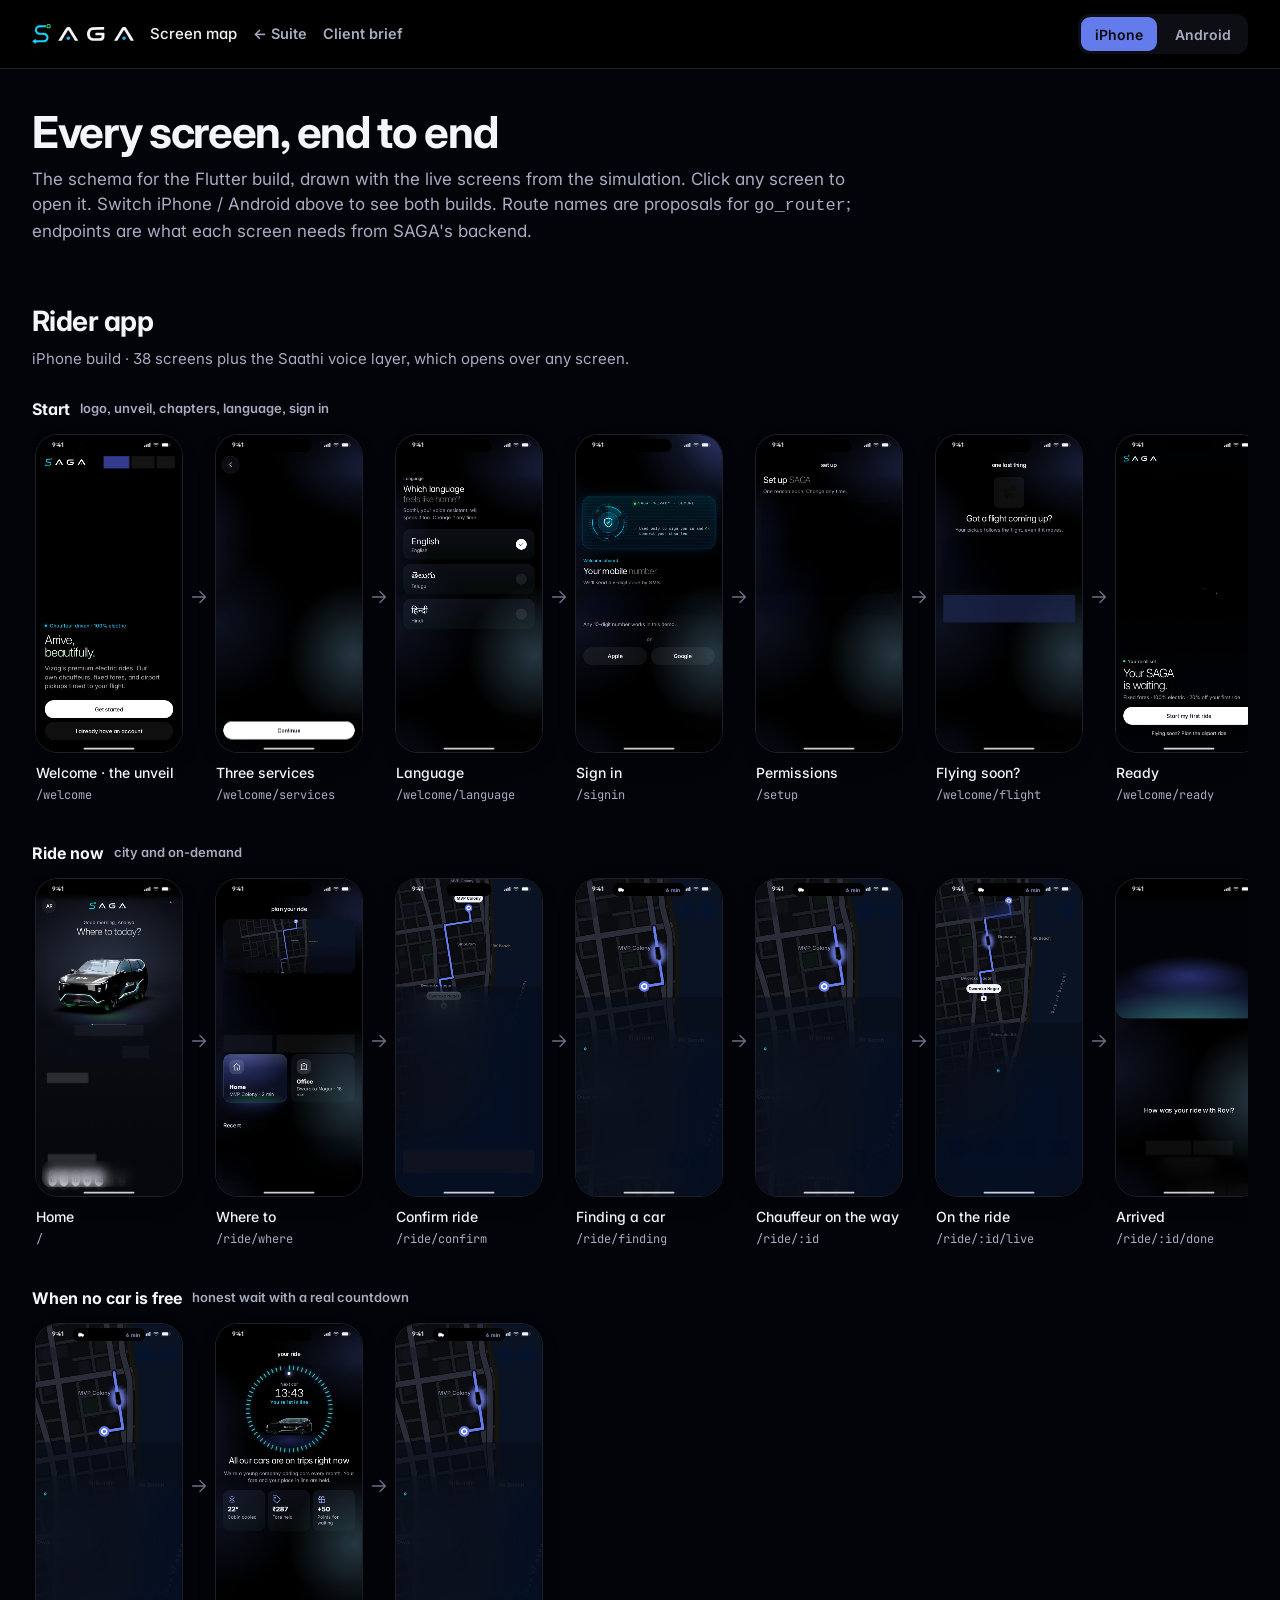
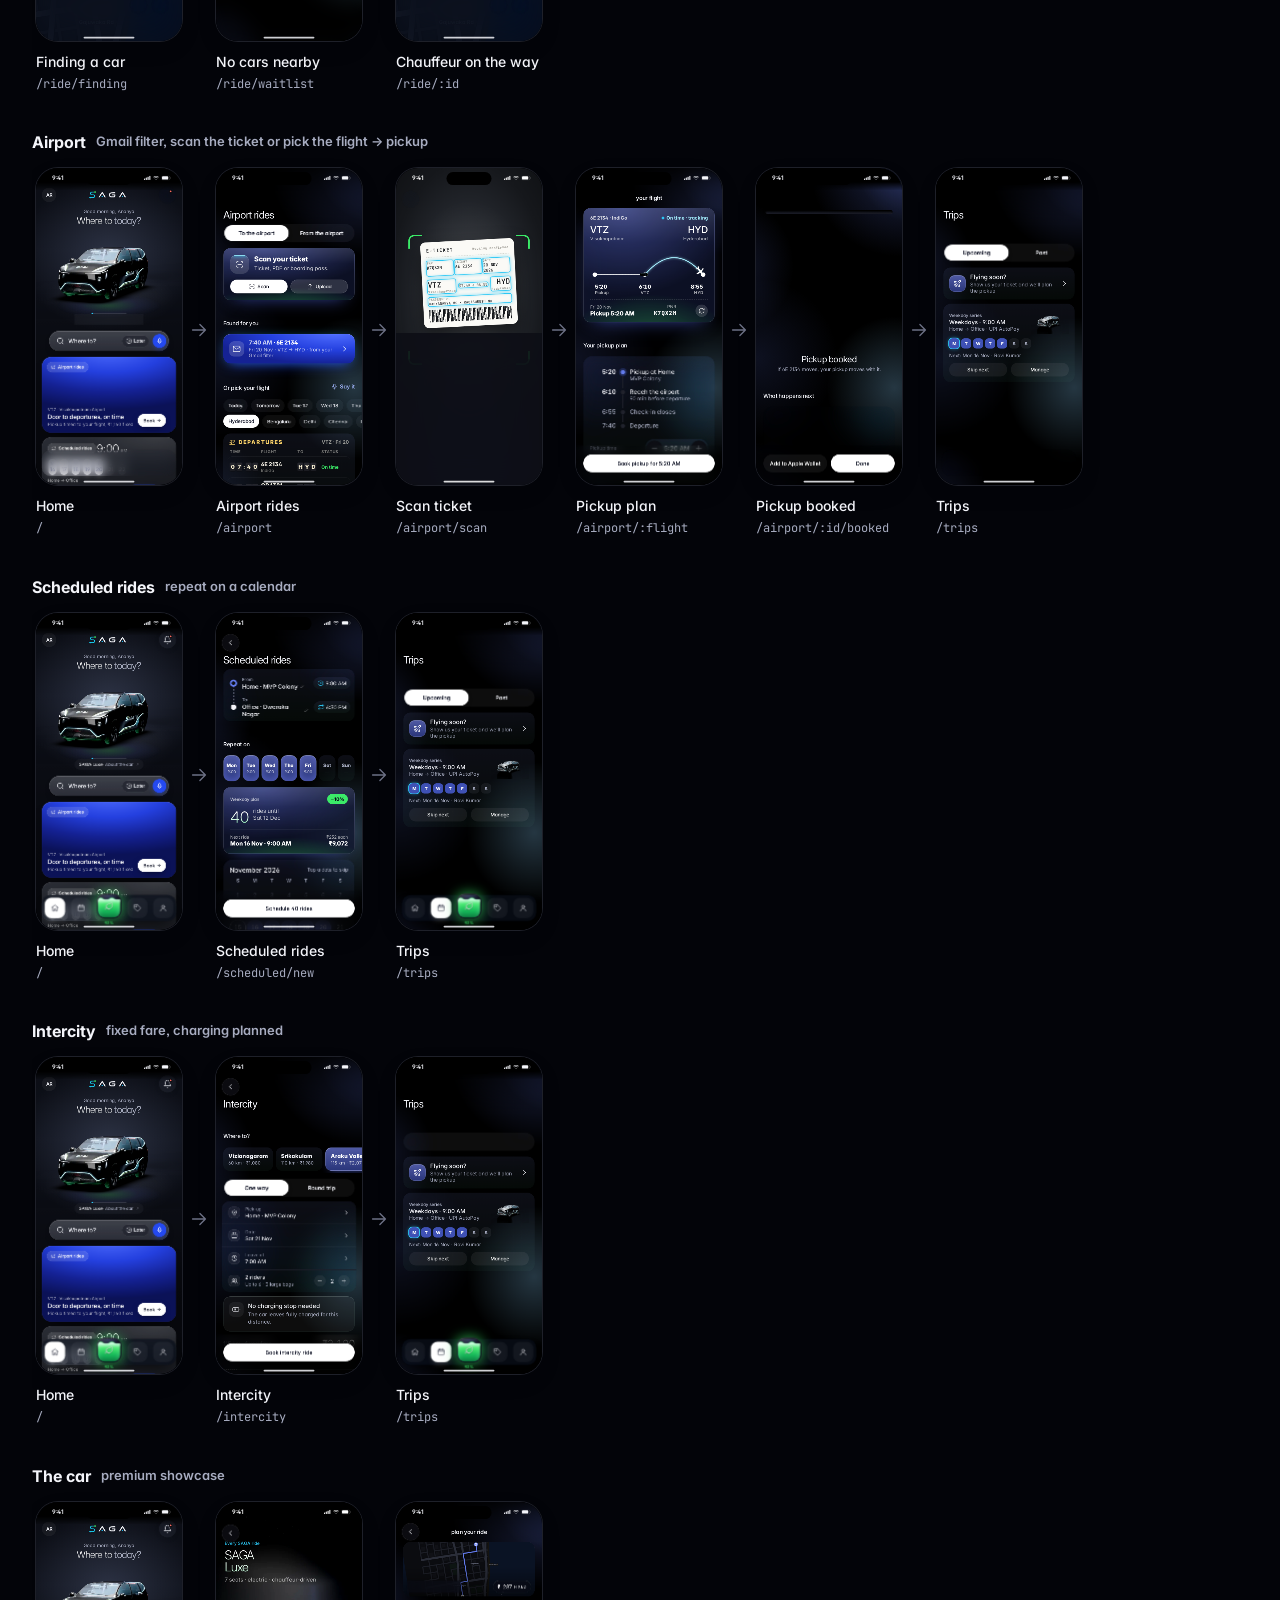
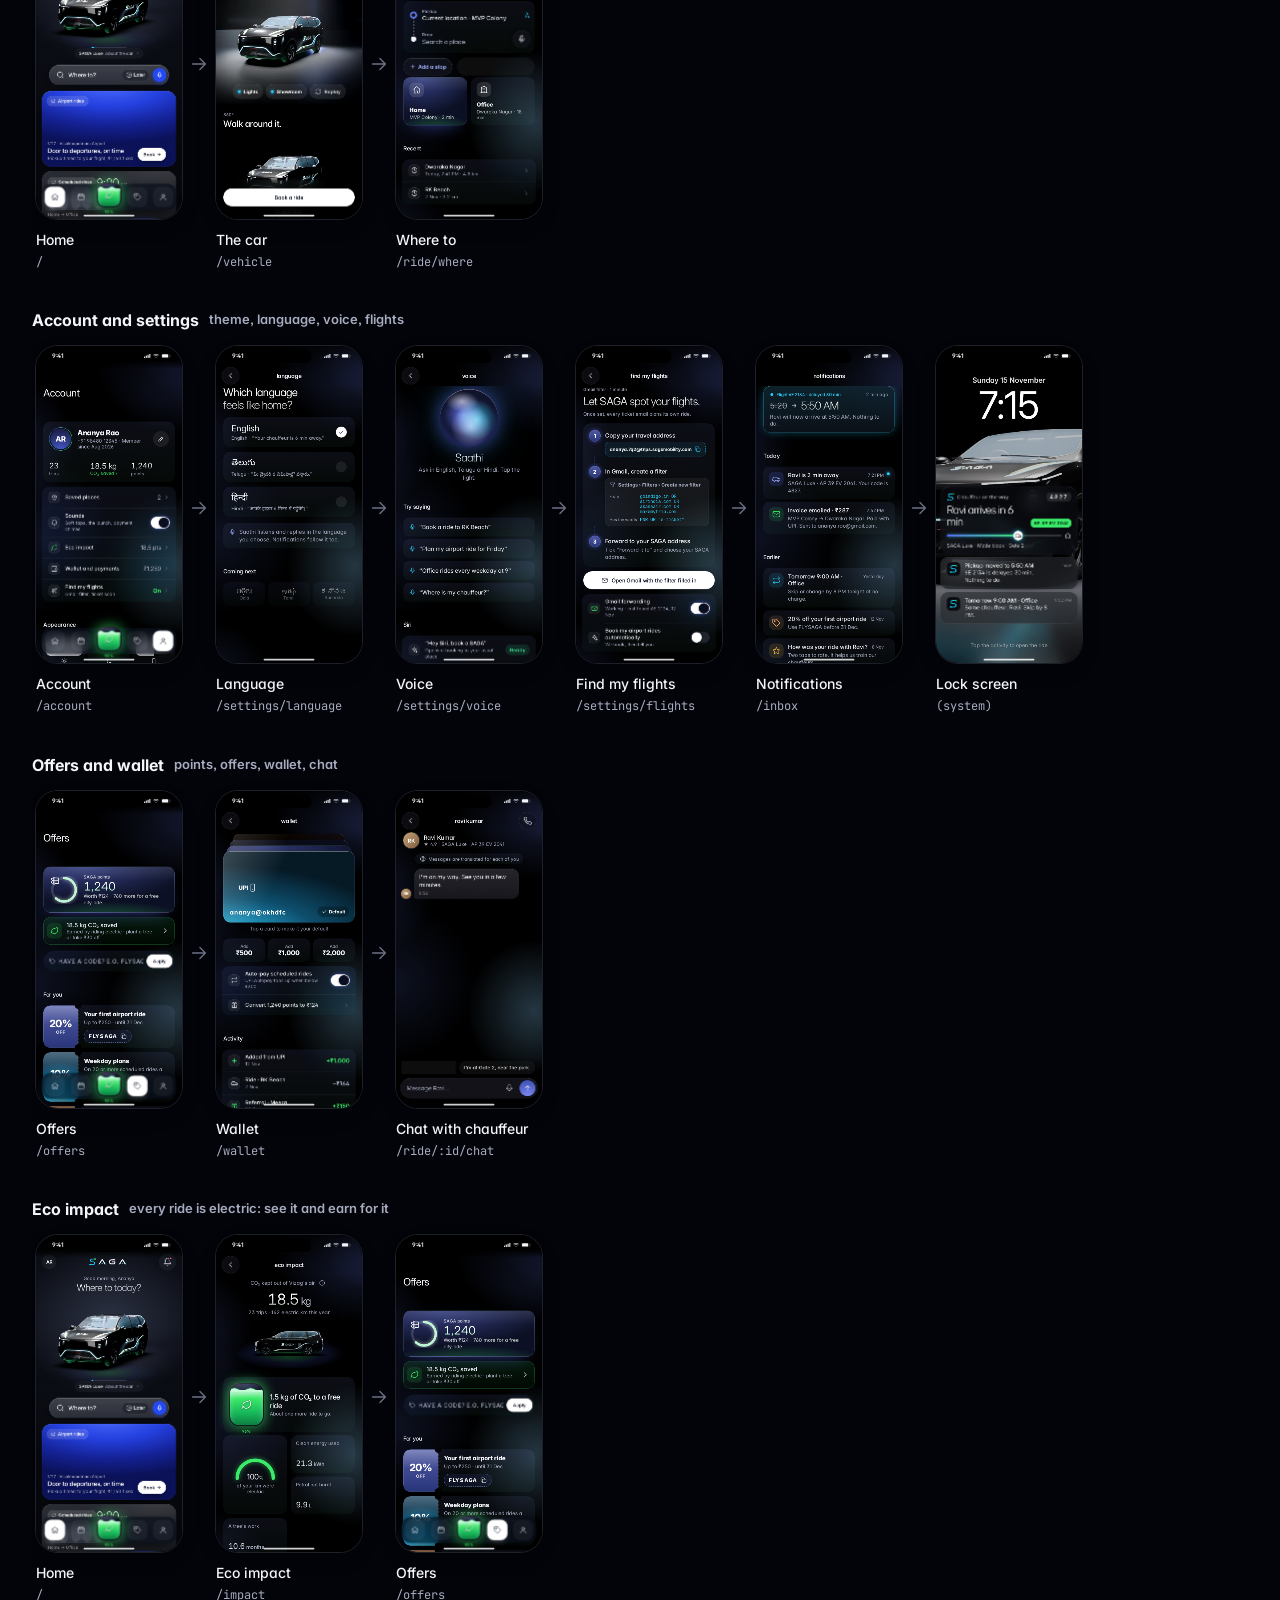
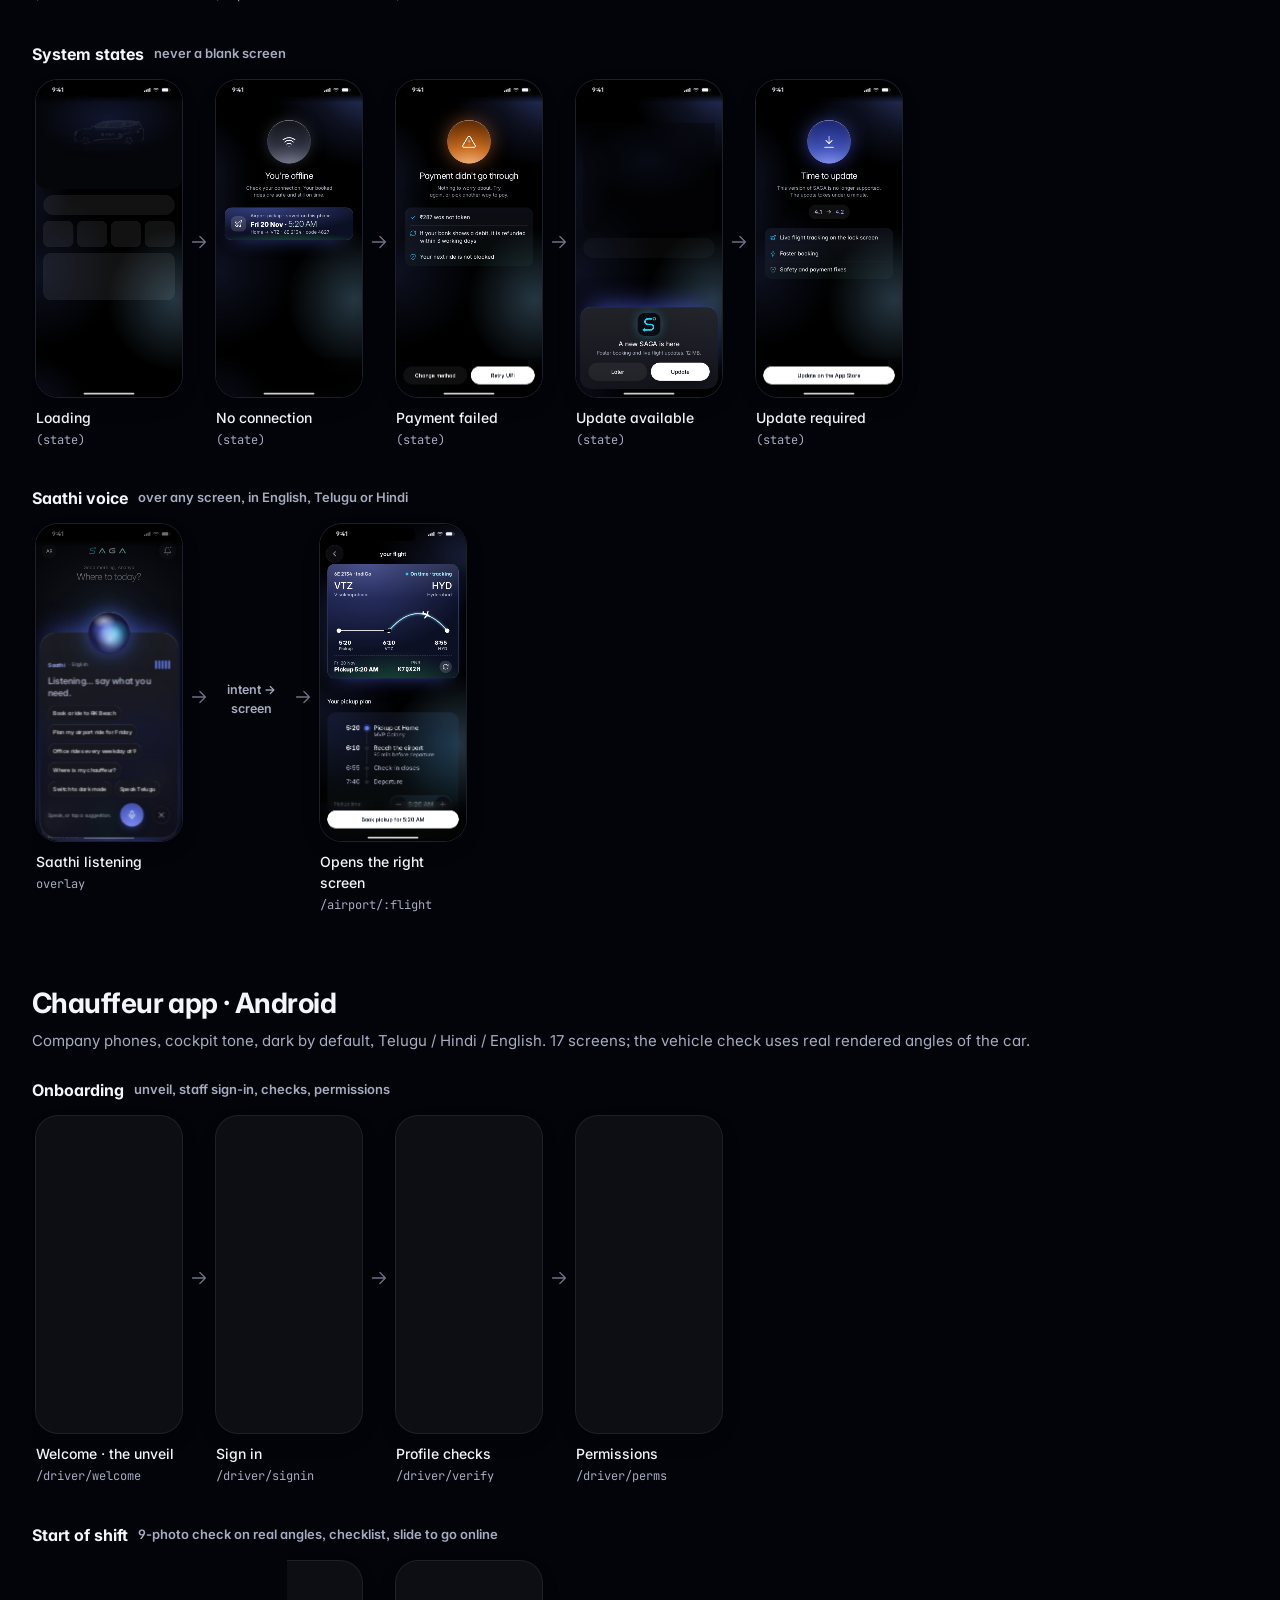
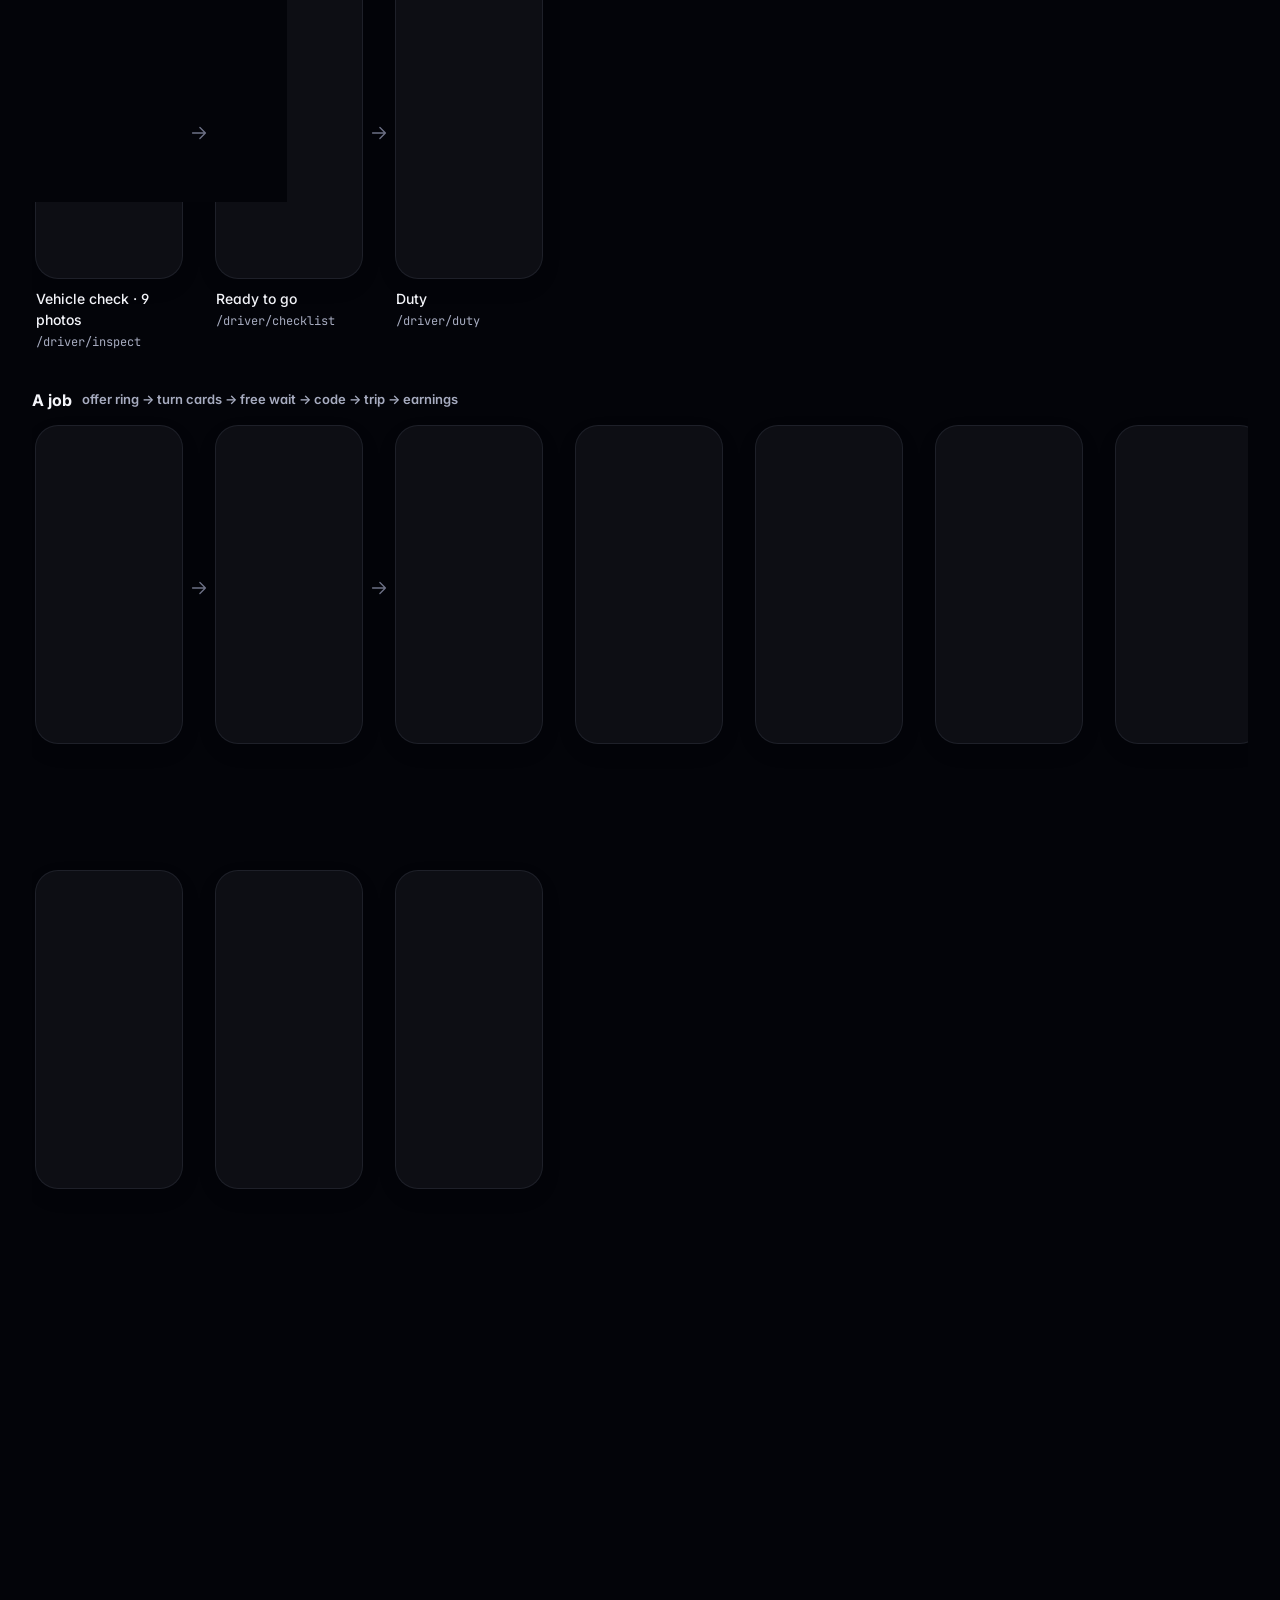
<file: v2/screens.html>
<!doctype html>
<html lang="en">
<head>
<meta charset="utf-8">
<meta name="viewport" content="width=device-width,initial-scale=1">
<title>SAGA Screen Map</title>
<link rel="preconnect" href="https://fonts.googleapis.com"><link rel="preconnect" href="https://fonts.gstatic.com" crossorigin>
<link href="https://fonts.googleapis.com/css2?family=Manrope:wght@400;500;600;700;800&family=Instrument+Serif:ital@0;1&family=Inter:wght@300;400;500;600;700&family=JetBrains+Mono:wght@400;500&family=Noto+Sans+Telugu:wght@400;500;600;700&family=Noto+Sans+Devanagari:wght@400;500;600;700&family=Noto+Serif+Telugu:wght@500;600&family=Noto+Serif+Devanagari:wght@500;600&display=swap" rel="stylesheet">
<link rel="stylesheet" href="core.css">
<style>
body{background:var(--bg);color:var(--fg);font-family:"Inter",system-ui,sans-serif;font-size:15px;line-height:1.5}
.top{position:sticky;top:0;z-index:20;display:flex;align-items:center;gap:16px;padding:14px 32px;background:color-mix(in srgb,var(--bg) 88%,transparent);backdrop-filter:blur(16px);-webkit-backdrop-filter:blur(16px);border-bottom:1px solid var(--hair);flex-wrap:wrap}
.top a{color:var(--fg2);text-decoration:none;font-weight:600;font-size:14.5px}
.sw{display:flex;gap:4px;padding:3px;background:var(--surface);border-radius:12px;margin-left:auto}
.sw button{height:34px;padding:0 14px;border-radius:9px;font-size:14px;font-weight:600;color:var(--fg2)}
.sw button.on{background:var(--accent);color:var(--on-accent)}
.wrap{max-width:1500px;margin:0 auto;padding:0 32px 80px}
h1{font-size:44px;font-weight:700;letter-spacing:-.03em;padding-top:40px;line-height:1.08}
.lede{font-size:17px;color:var(--fg2);max-width:820px;margin-top:10px}
h2{font-size:28px;font-weight:700;letter-spacing:-.02em;margin-top:56px}
h2+p{color:var(--fg2);margin-top:6px}
.lane{margin-top:26px}
.lane h3{font-size:16px;font-weight:700;display:flex;align-items:center;gap:10px}
.lane h3 span{font-size:13px;font-weight:600;color:var(--fg2)}
.flow{display:flex;align-items:flex-start;gap:6px;overflow-x:auto;padding:14px 4px 10px;scrollbar-width:thin}
.node{flex:none;width:146px;text-decoration:none;color:inherit}
.thumb{width:146px;height:317px;border-radius:22px;overflow:hidden;position:relative;background:var(--surface);box-shadow:0 0 0 1px var(--hair),0 8px 22px rgba(0,0,0,.08);transition:transform .2s}
.node:hover .thumb{transform:translateY(-3px);box-shadow:0 0 0 2px var(--accent),0 12px 28px rgba(0,0,0,.12)}
.thumb iframe{position:absolute;left:0;top:0;width:402px;height:874px;border:0;transform:scale(.3632);transform-origin:0 0;pointer-events:none}
.node b{display:block;font-size:14px;margin-top:10px}
.node code{font-family:var(--mono);font-size:12px;color:var(--fg2)}
.arr{flex:none;align-self:center;color:var(--fg3);margin-top:-40px}
.arr .ic{width:22px;height:22px}
.branch{flex:none;align-self:center;font-size:12.5px;color:var(--fg2);font-weight:600;text-align:center;width:70px;margin-top:-40px}
table{width:100%;border-collapse:collapse;margin-top:18px;font-size:14.5px;background:var(--surface);border-radius:18px;overflow:hidden}
th,td{text-align:left;padding:11px 14px;border-bottom:1px solid var(--hair);vertical-align:top}
th{font-size:12.5px;letter-spacing:.04em;text-transform:uppercase;color:var(--fg2)}
td code{font-family:var(--mono);font-size:13px}
.web{display:grid;grid-template-columns:repeat(2,1fr);gap:20px;margin-top:20px}
.webc{background:var(--surface);border-radius:20px;padding:20px;border:1px solid var(--hair)}
.webc ol{margin:10px 0 0 20px}.webc li{margin:6px 0}
.webc a{color:var(--accent-ink);font-weight:600}
@media (max-width:760px){.wrap{padding:0 16px 60px}.top{padding:12px 16px}h1{font-size:32px}.web{grid-template-columns:1fr}table{font-size:13px}th,td{padding:8px}}
</style>
<link rel="stylesheet" href="ds.css?v=70">
</head>
<body>
<header class="top"><span id="logo"></span><b>Screen map</b><a href="index.html">← Suite</a><a href="brief.html">Client brief</a>
  <div class="sw" id="os"></div></header>
<div class="wrap">
  <h1>Every screen, end to end</h1>
  <p class="lede">The schema for the Flutter build, drawn with the live screens from the simulation. Click any screen to open it. Switch iPhone / Android above to see both builds. Route names are proposals for <code>go_router</code>; endpoints are what each screen needs from SAGA's backend.</p>
  <div id="rider"></div>
  <h2>Chauffeur app · Android</h2><p>Company phones, cockpit tone, dark by default, Telugu / Hindi / English. 17 screens; the vehicle check uses real rendered angles of the car.</p>
  <div id="driver"></div>
  <h2>Hotel app and ops dashboard</h2><p>Responsive web (tablet and desktop). Same tokens and components, so a Flutter Web or React build both work.</p>
  <div class="web">
    <div class="webc"><b>SAGA for Hotels</b><ol><li><a href="hotel.html#today">Today</a>: the car revealed on a landscape stage, KPIs that count up, today's guest rides, live map</li><li><a href="hotel.html#book">Book a ride</a>: guest, room, flight (scan the ticket or pick it), payment mode, quote with commission, WhatsApp preview</li><li><a href="hotel.html#track">Live tracking</a>: the guest's car on its route, progress steps, chauffeur, the message the guest received</li><li><a href="hotel.html#bookings">Bookings</a>: filters, detail drawer with map, resend / cancel</li><li><a href="hotel.html#earnings">Commission and statements</a>: commission by month, payment mix, netting with GST/TDS, past statements</li><li><a href="hotel.html#settings">Settings</a>: property, staff access, partner terms, guest perks</li></ol></div>
    <div class="webc"><b>Ops dashboard</b><ol><li><a href="ops.html#command">Command</a>: lit KPIs, fleet map with car sprites and IDs, alerts with one-click actions, flight timeline, live waitlist, charging bays</li><li><a href="ops.html#bookings">Bookings</a>: live, scheduled, waitlist</li><li><a href="ops.html#flights">Flight watch</a>: today's flight timeline, every linked flight and how its pickup moved</li><li><a href="ops.html#fleet">Fleet and chauffeurs</a>: status, charge, location, next job</li><li><a href="ops.html#hotels">Hotel partners</a>: rides, gross, rate, commission</li><li><a href="ops.html#offers">Offers</a>: running offers, budget caps, new-offer builder</li><li><a href="ops.html#notifications">Notifications</a>: event catalogue with channels and templates in 3 languages</li></ol></div>
  </div>
  <h2>Route table</h2><p>One row per rider screen: route, purpose and the backend it depends on.</p>
  <div style="overflow-x:auto"><table id="routes"></table></div>
</div>
<script src="core.js"></script>
<script>
(function () {
const S = SAGA; let os = S.qs.get("os") || "ios"; S.state.os = "web"; S.apply();
const $ = q => document.querySelector(q), I = S.icon;
$("#logo").innerHTML = S.logo();
const R = {
  welcome: ["Welcome · the unveil", "/welcome", "—", "Logo builds itself, then the SAGA Luxe is revealed: DRLs, LED livery, ceiling light (Cycles render layers)"],
  intro2: ["Three services", "/welcome/services", "—", "Fanned glass chapter cards over renders: airport, scheduled, intercity"],
  intro3: ["Language", "/welcome/language", "—", "English, Telugu, Hindi in their own scripts; Saathi follows the choice"],
  signin: ["Sign in", "/signin", "POST /auth/otp, /auth/verify", "Rear-livery hero, mobile + auto-filled code, Apple / Google"],
  setup: ["Permissions", "/setup", "PATCH /me/prefs", "One plain sentence per permission before the system prompt"],
  flysoon: ["Flying soon?", "/welcome/flight", "—", "Add the next flight now: scan the ticket or pick it from the VTZ board"],
  ready: ["Ready", "/welcome/ready", "—", "The car turns on the spot to face the rider"],
  home: ["Home", "/", "GET /trips/detected, /fleet/nearby, /rides?upcoming", "Showroom 360° hero, live chip, glass search, animated flight card, dock with glowing Ride"],
  where: ["Where to", "/ride/where", "Places Autocomplete, POST /quotes", "Route preview with fixed fare, glass route card, up to 3 stops (+₹40), lit saved places, recents"],
  options: ["Confirm ride", "/ride/confirm", "POST /quotes", "Car cut-out, fare counts up, one Pay with row, slide to book"],
  finding: ["Finding a car", "/ride/finding", "POST /rides, WS ride.{id}", "Ticking checklist while dispatch matches"],
  nocars: ["No cars nearby", "/ride/waitlist", "POST /rides/{id}/waitlist", "Honest start-up message, car in a 60-tick waitlist clock, fare locked, +50 points"],
  assigned: ["Chauffeur on the way", "/ride/:id", "WS ride.{id} (position, ETA)", "ETA, cut-out, plate, ride code digits, chauffeur with chat and call"],
  onride: ["On the ride", "/ride/:id/live", "WS ride.{id}, POST /rides/{id}/requests", "Progress arc, next stop, cabin temperature and quiet ride, SOS, Live Activity"],
  arrived: ["Arrived", "/ride/:id/done", "GET /rides/{id}/receipt, POST rating", "Rear view with glowing tail lights, glass receipt, light-burst stars, tip, invoice emailed"],
  airport: ["Airport rides", "/airport", "GET /flights/board?airport=VTZ&date=", "Lit scan card, Gmail-found flight, VTZ departures/arrivals board with split-flap times"],
  scan: ["Scan ticket", "/airport/scan", "on-device OCR + barcode → POST /flights/match", "Scan light sweeps; each field locks; the found flight slides up as a pass"],
  flight: ["Pickup plan", "/airport/:flight", "GET /flights/{id}, POST /quotes", "Journey pass: the car drives Home → VTZ, the plane takes off"],
  booked: ["Pickup booked", "/airport/:id/booked", "POST /rides (scheduled, flight-linked)", "Ride pass prints from a slot: QR, perforation, Wallet"],
  schedule: ["Scheduled rides", "/scheduled/new", "POST /series {rrule, exdates}", "Week strip lights up day by day, lit series card, glass calendar to skip dates"],
  intercity: ["Intercity", "/intercity", "POST /quotes {type: intercity}", "Lit road with the car driving it, charging stop over 150 km, fare counts"],
  vehicle: ["The car", "/vehicle", "GET /fleet/profile (CMS)", "Expo unveil with Lights / Showroom switches, 360° walk-around, specs"],
  rides: ["Trips", "/trips", "GET /rides, GET /series", "Airport pass, weekday series with week dots and the car, past trips with invoices"],
  offers: ["Offers", "/offers", "GET /offers, POST /promo/apply", "Points ring, promo field, luminous tickets with copyable codes (FLYSAGA)"],
  account: ["Account", "/account", "GET /me", "Profile with counting stats, theme previews, settings, signed with the client logo"],
  impact: ["Eco impact", "/impact", "GET /me/impact, POST /eco/redeem", "CO₂ saved as the big answer, electric km, kWh, petrol avoided, a tree's work, monthly chart, eco points and green rewards"],
  wallet: ["Wallet", "/wallet", "GET /wallet, POST /wallet/topup", "Stack of glass cards; tap one to make it default; balance counts up"],
  chat: ["Chat with chauffeur", "/ride/:id/chat", "WS ride.{id}.chat", "Glass bubbles, quick replies, translated for each side"],
  language: ["Language", "/settings/language", "PATCH /me {locale}", "Large cards in each script with a sample line"],
  voicecfg: ["Voice", "/settings/voice", "POST /voice/intent", "Saathi's luminous orb, phrases to try, Siri / Gemini route"],
  travel: ["Find my flights", "/settings/flights", "Gmail forwarding filter (inbound email)", "Three-step Gmail filter guide with a preview of the filter; scan or board as alternatives"],
  notifications: ["Notifications", "/inbox", "GET /notifications", "Live card for a moved pickup, tinted glass inbox"],
  lock: ["Lock screen", "(system)", "ActivityKit push / FCM Live Update", "Live Activity / Live Update over a car wallpaper"],
  offline: ["No connection", "(state)", "connectivity_plus", "Quiet orb; the booked pickup still shown as a saved pass"],
  payfail: ["Payment failed", "(state)", "POST /rides/{id}/pay (retry)", "Amber orb and plain facts: not charged, refund rule, not blocked"],
  update: ["Update required", "(state)", "Remote Config min_version", "Brand orb, version step, what's new"],
  softupdate: ["Update available", "(state)", "Remote Config latest_version", "Lit sheet over the waiting home screen"],
  loading: ["Loading", "(state)", "GET /home/cards", "Home-shaped skeleton with a sweeping band of light"]
};
const LANES = [
  ["Start", "logo, unveil, chapters, language, sign in", ["welcome", "intro2", "intro3", "signin", "setup", "flysoon", "ready", "home"]],
  ["Ride now", "city and on-demand", ["home", "where", "options", "finding", "assigned", "onride", "arrived"]],
  ["When no car is free", "honest wait with a real countdown", ["finding", "nocars", "assigned"]],
  ["Airport", "Gmail filter, scan the ticket or pick the flight → pickup", ["home", "airport", "scan", "flight", "booked", "rides"]],
  ["Scheduled rides", "repeat on a calendar", ["home", "schedule", "rides"]],
  ["Intercity", "fixed fare, charging planned", ["home", "intercity", "rides"]],
  ["The car", "premium showcase", ["home", "vehicle", "where"]],
  ["Account and settings", "theme, language, voice, flights", ["account", "language", "voicecfg", "travel", "notifications", "lock"]],
  ["Offers and wallet", "points, offers, wallet, chat", ["offers", "wallet", "chat"]],
  ["Eco impact", "every ride is electric: see it and earn for it", ["home", "impact", "offers"]],
  ["System states", "never a blank screen", ["loading", "offline", "payfail", "softupdate", "update"]]
];
const DL = [["Onboarding", "unveil, staff sign-in, checks, permissions", ["welcome", "signin", "verify", "perms"]], ["Start of shift", "9-photo check on real angles, checklist, slide to go online", ["inspect", "checklist", "duty"]], ["A job", "offer ring → turn cards → free wait → code → trip → earnings", ["assigned", "topickup", "chat", "waiting", "code", "trip", "done"]], ["Car and me", "car health, earnings week, notifications", ["vehicle", "profile", "inbox"]]];
const DN = { welcome: "Welcome · the unveil", signin: "Sign in", verify: "Profile checks", perms: "Permissions", inspect: "Vehicle check · 9 photos", checklist: "Ready to go", chat: "Chat with rider", inbox: "Notifications", assigned: "Job offer", duty: "Duty", topickup: "To pickup", waiting: "At pickup", code: "Start with code", trip: "On trip", done: "Trip complete", vehicle: "Car health & charging", profile: "Me · earnings & shift" };
const node = (app, id, name, route) => `<a class="node" href="${app}.html?os=${os}#${id}"><div class="thumb"><iframe loading="lazy" tabindex="-1" title="${name}" src="${app}.html?os=${os}&bare=1&screen=${id}"></iframe></div><b>${name}</b><code>${route}</code></a>`;
const arrow = `<span class="arr">${I("arrowr")}</span>`;
function draw() {
  $("#os").innerHTML = ["ios", "android"].map(o => `<button class="${os === o ? "on" : ""}" data-setos="${o}">${o === "ios" ? "iPhone" : "Android"}</button>`).join("");
  $("#rider").innerHTML = `<h2>Rider app</h2><p>${os === "ios" ? "iPhone build" : "Android build"} · ${Object.keys(R).length} screens plus the Saathi voice layer, which opens over any screen.</p>` + LANES.map(([t, s, ids]) => `<div class="lane"><h3>${t}<span>${s}</span></h3><div class="flow">${ids.map((id, i) => (i ? arrow : "") + node("rider", id, R[id][0], R[id][1])).join("")}${t === "Account and settings" ? "" : ""}</div></div>`).join("")
    + `<div class="lane"><h3>Saathi voice<span>over any screen, in English, Telugu or Hindi</span></h3><div class="flow"><a class="node" href="rider.html?os=${os}&voice=1#home"><div class="thumb"><iframe loading="lazy" tabindex="-1" title="Voice" src="rider.html?os=${os}&bare=1&screen=home&voice=1"></iframe></div><b>Saathi listening</b><code>overlay</code></a>${arrow}<span class="branch">intent →<br>screen</span>${arrow}${node("rider", "flight", "Opens the right screen", "/airport/:flight")}</div></div>`;
  $("#driver").innerHTML = DL.map(([t, s, ids]) => `<div class="lane"><h3>${t}<span>${s}</span></h3><div class="flow">${ids.map((id, i) => (i ? arrow : "") + node("driver", id, DN[id], "/driver/" + id)).join("")}</div></div>`).join("");
  $("#routes").innerHTML = `<thead><tr><th>Screen</th><th>Route</th><th>What it shows (v4)</th><th>Needs from backend</th></tr></thead><tbody>${Object.entries(R).map(([id, [n, r, api, note]]) => `<tr><td><a href="rider.html?os=${os}#${id}" style="color:inherit;font-weight:600">${n}</a></td><td><code>${r}</code></td><td style="font-size:13.5px;color:var(--fg2)">${note || ""}</td><td><code>${api}</code></td></tr>`).join("")}</tbody>`;
}
document.addEventListener("click", e => { const b = e.target.closest("[data-setos]"); if (b) { os = b.dataset.setos; draw(); } });
S.onChange(() => { S.state.os = "web"; S.apply(); $("#logo").innerHTML = S.logo(); });
draw();
})();
</script>
</body>
</html>
</file>
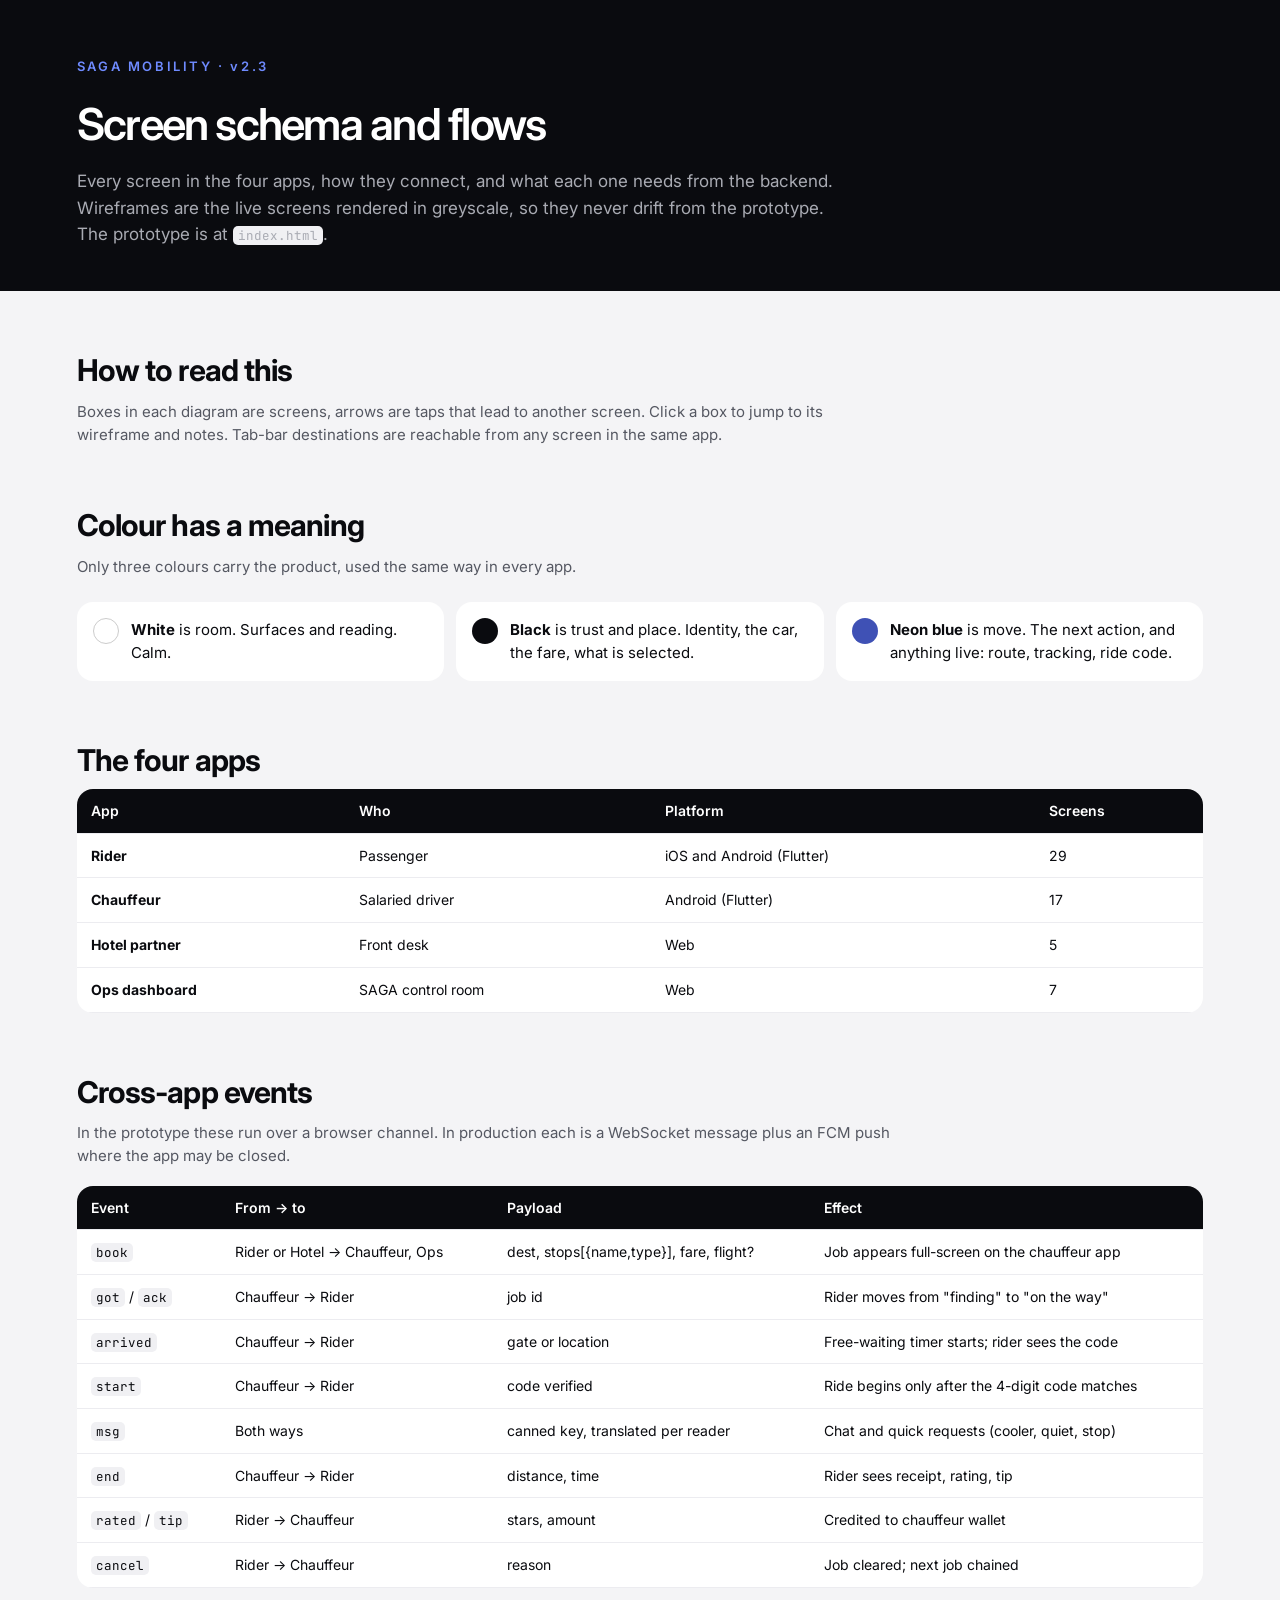
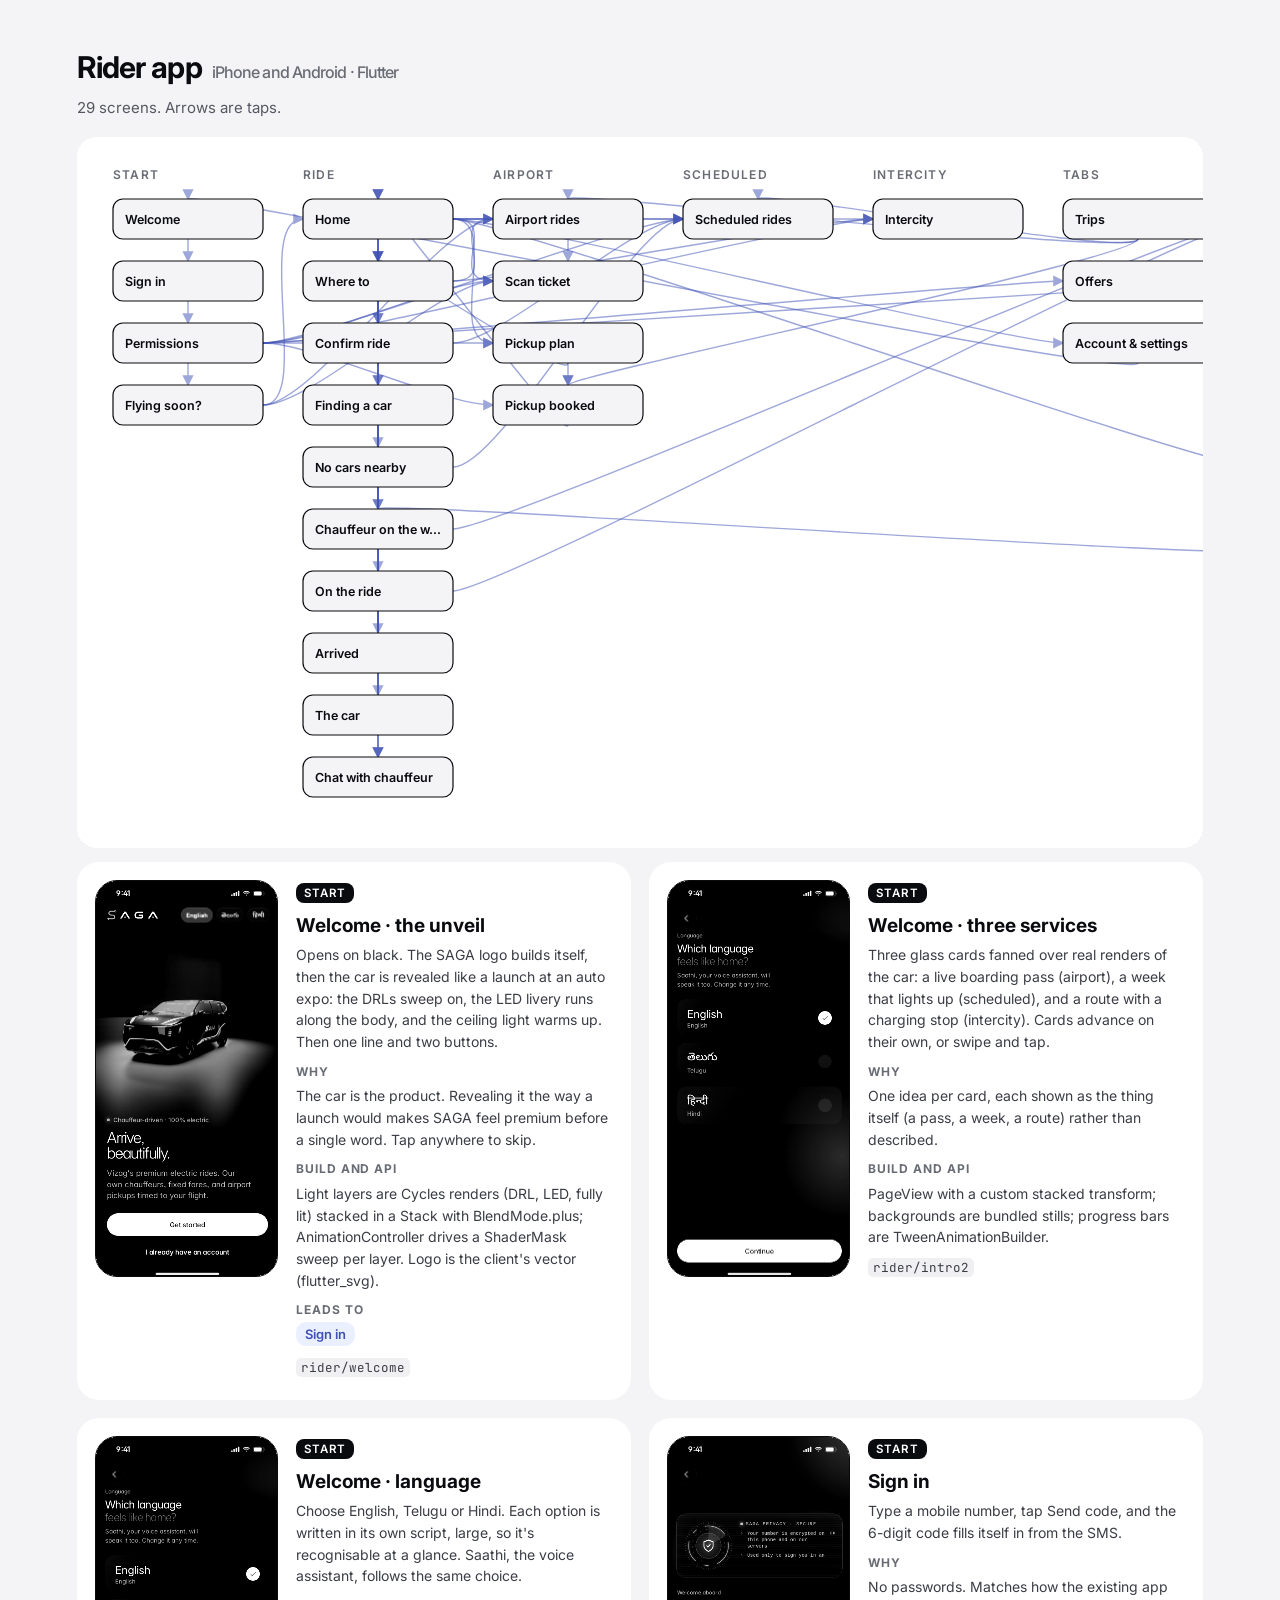
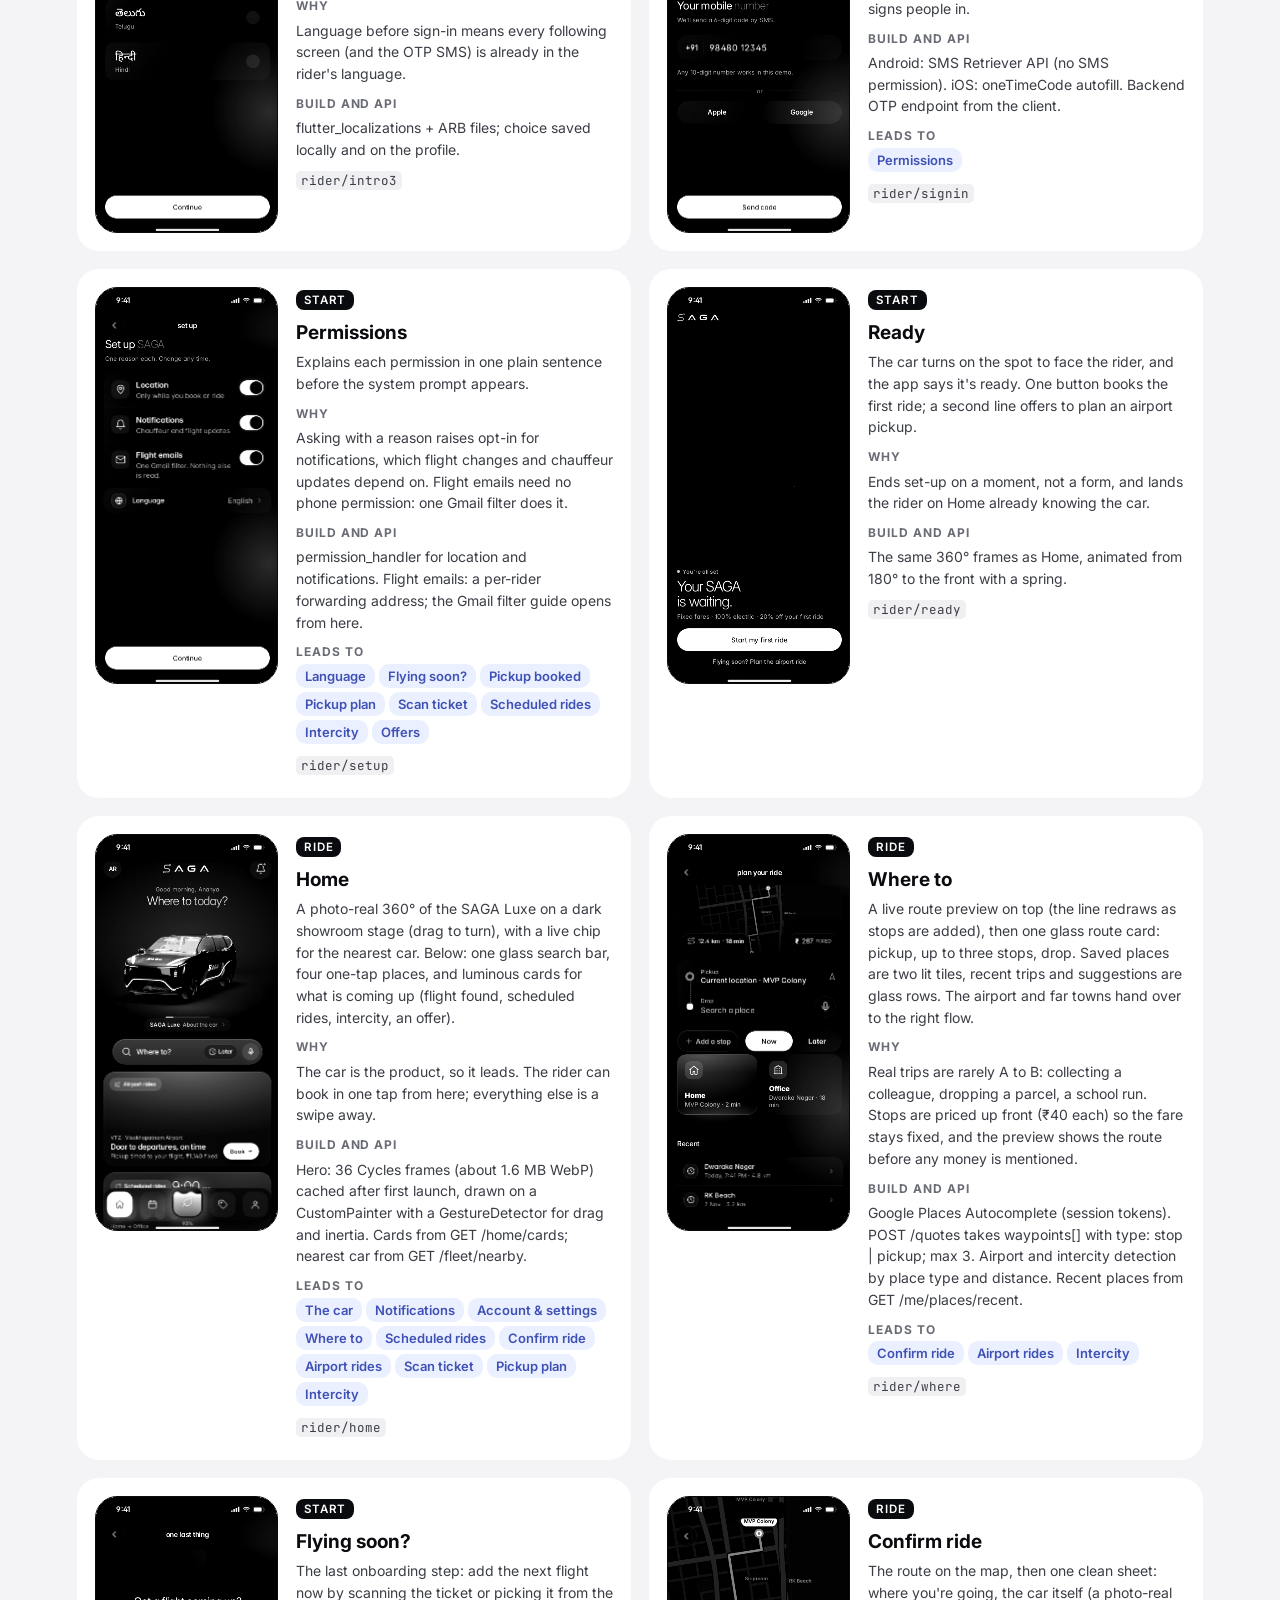
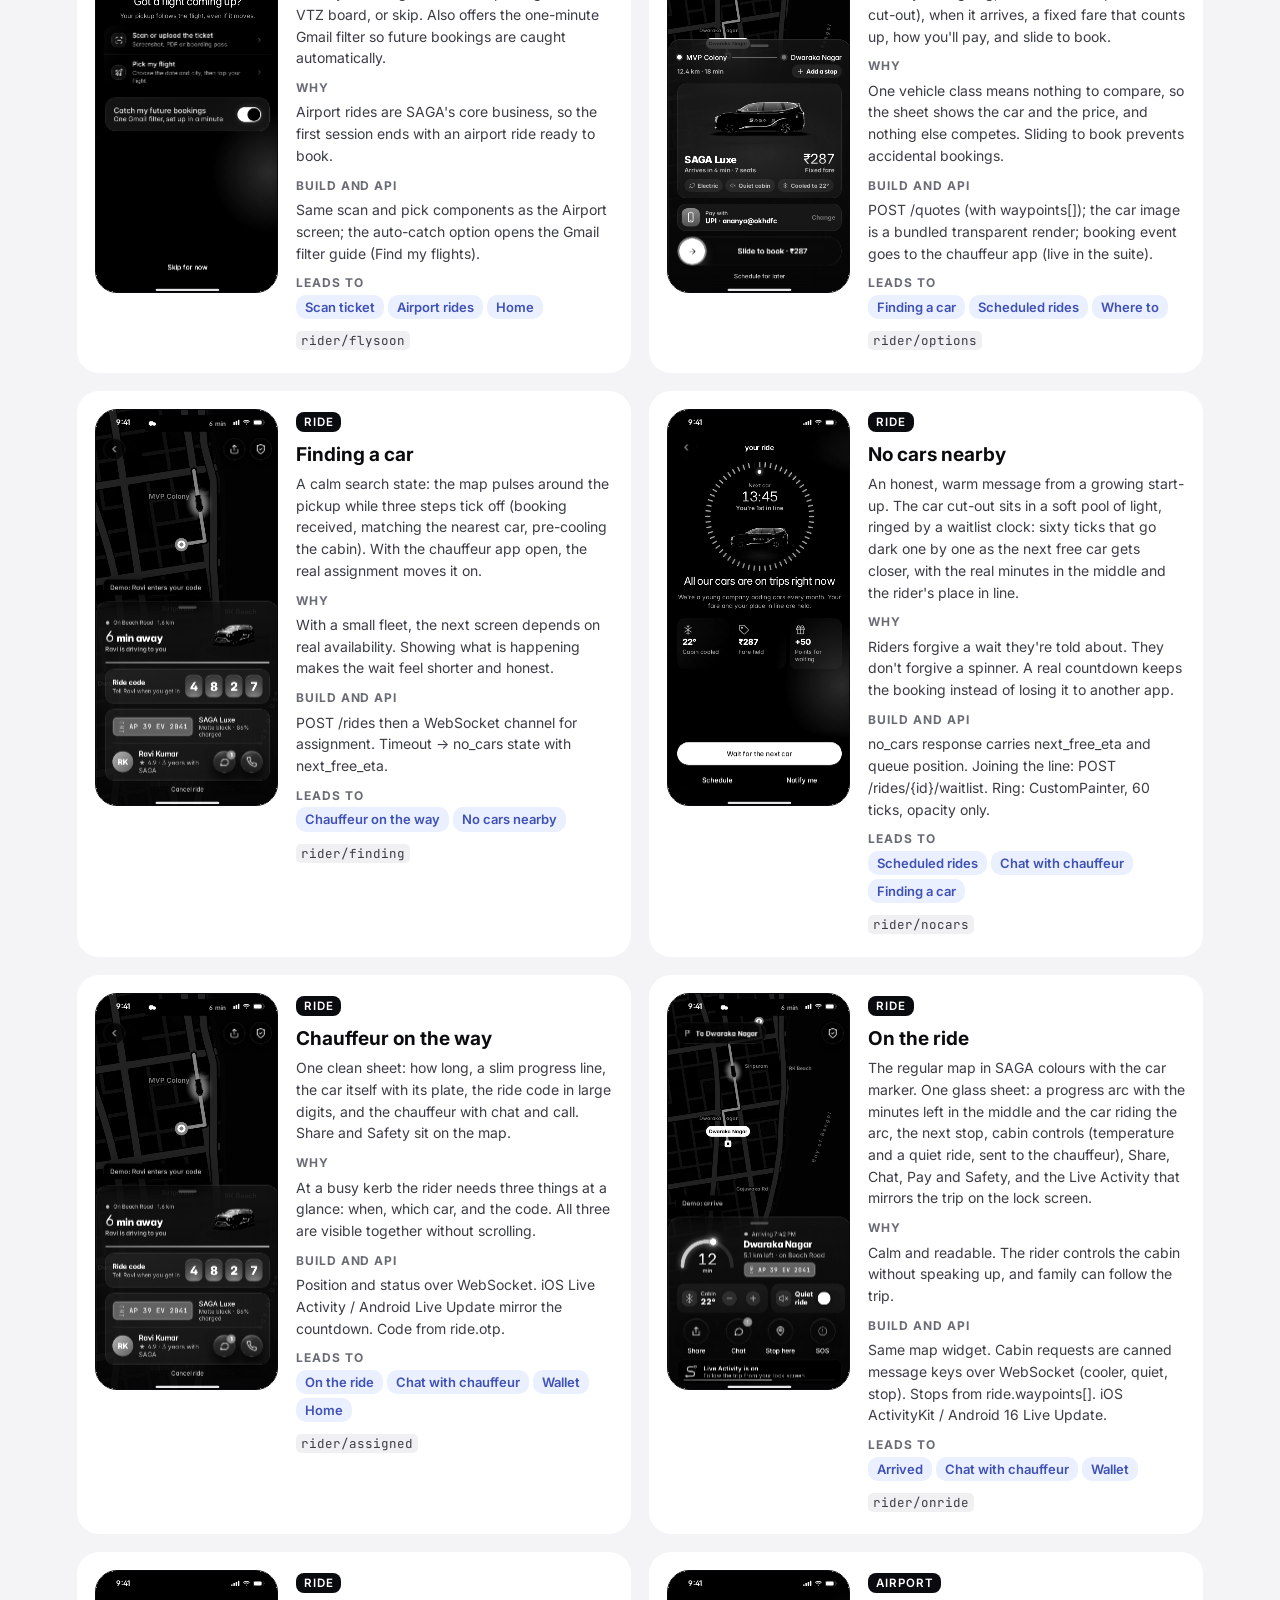
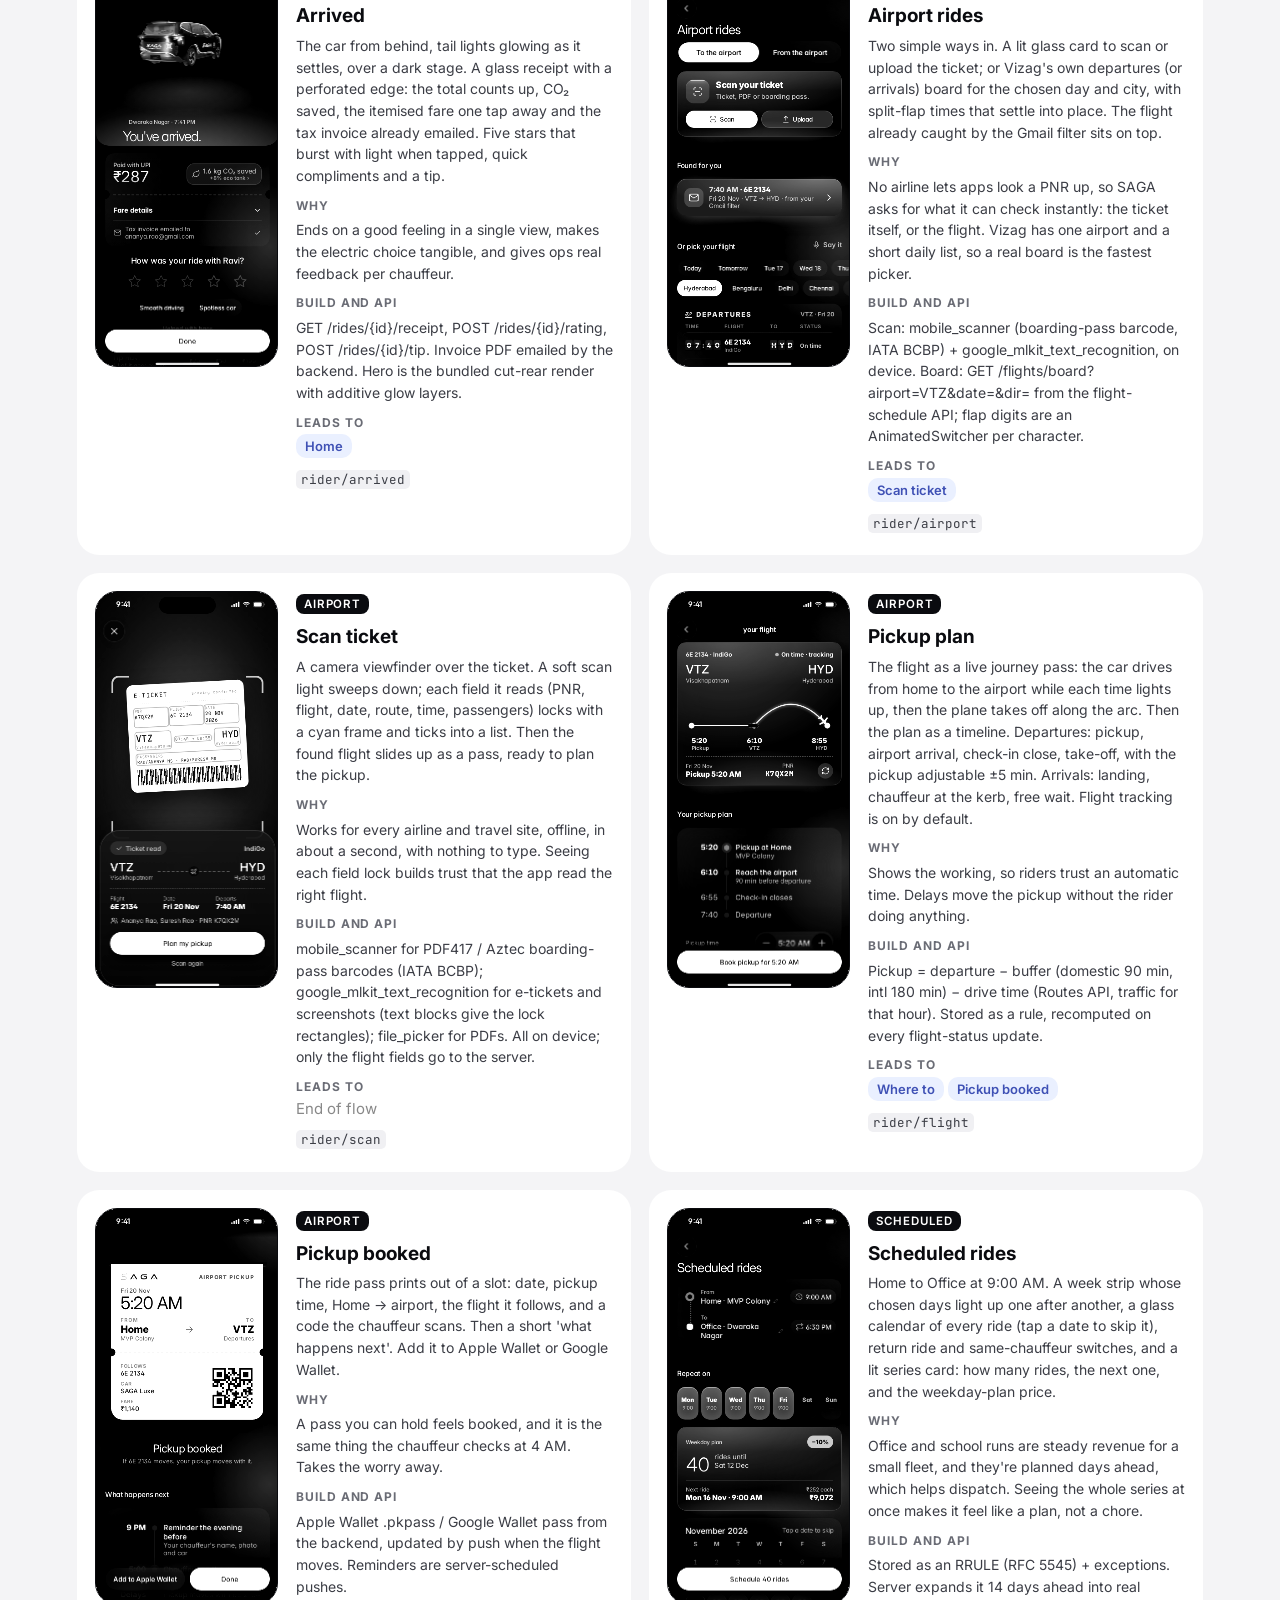
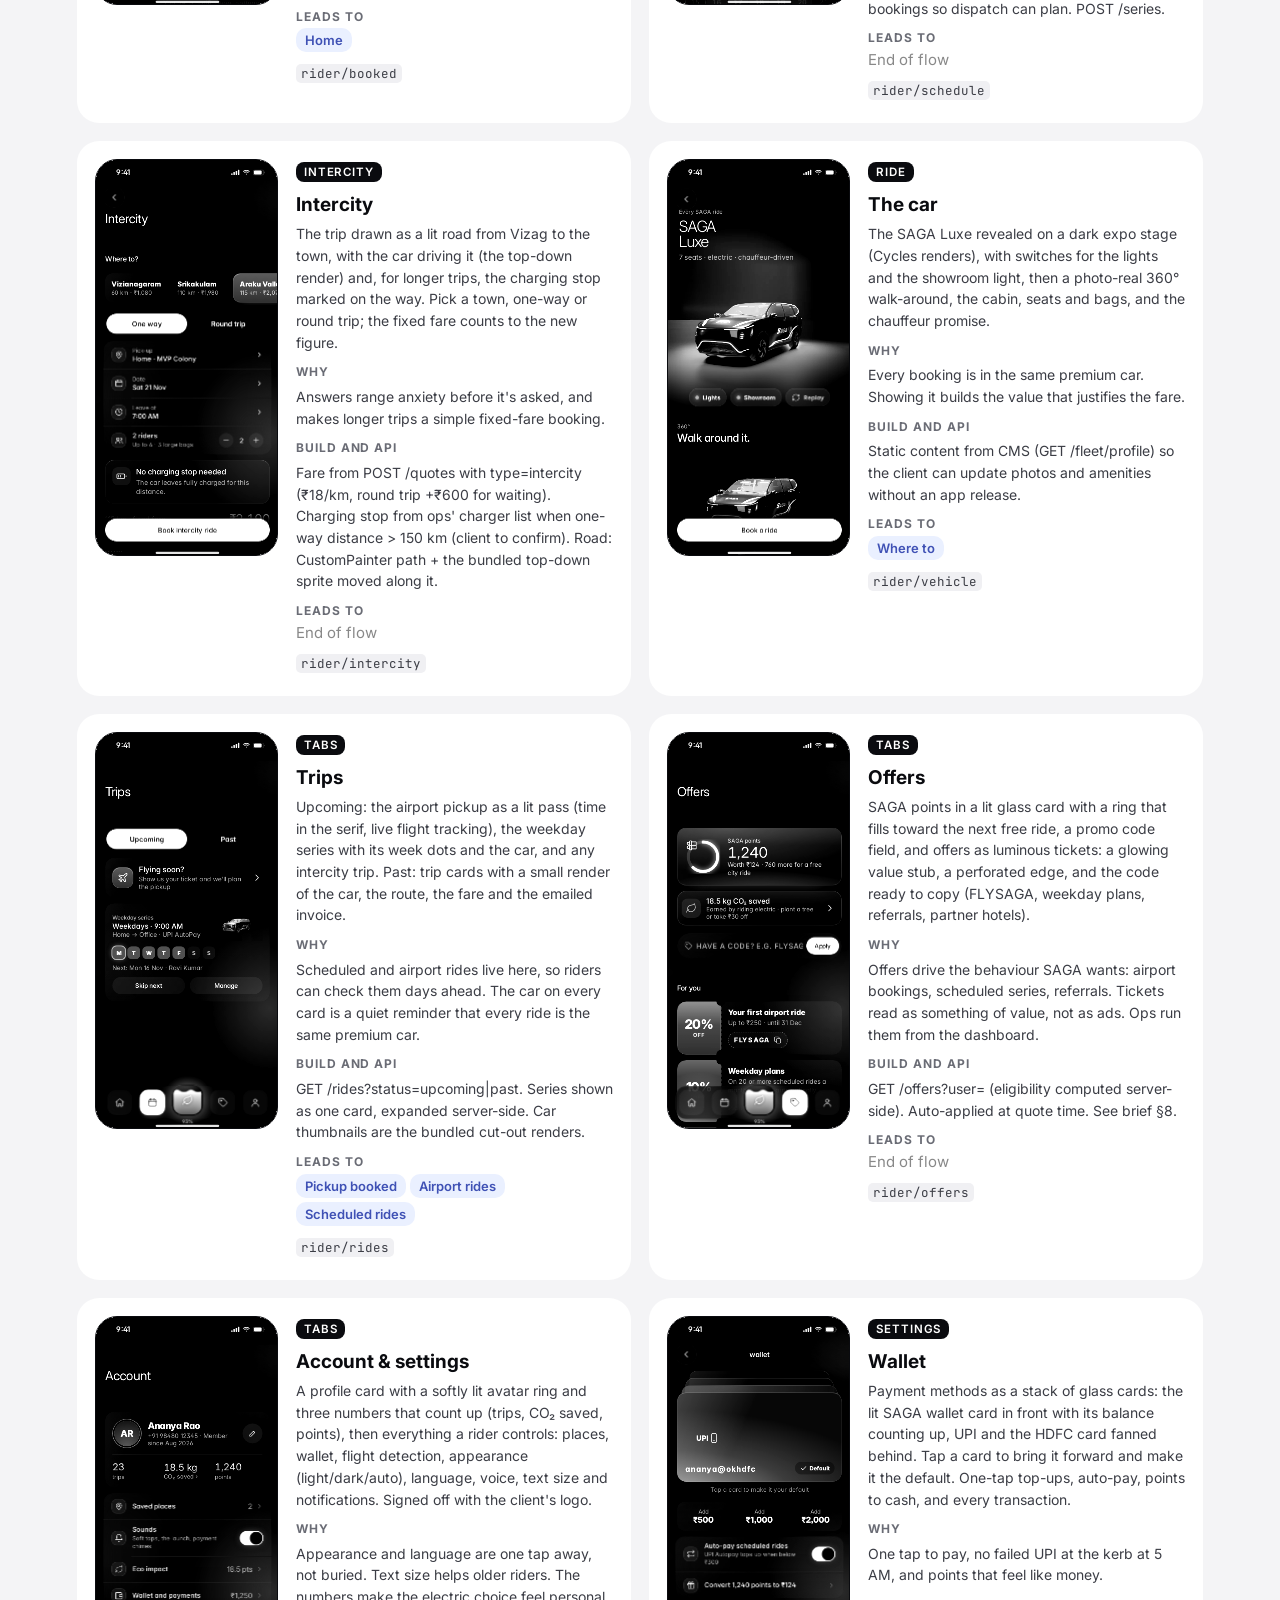
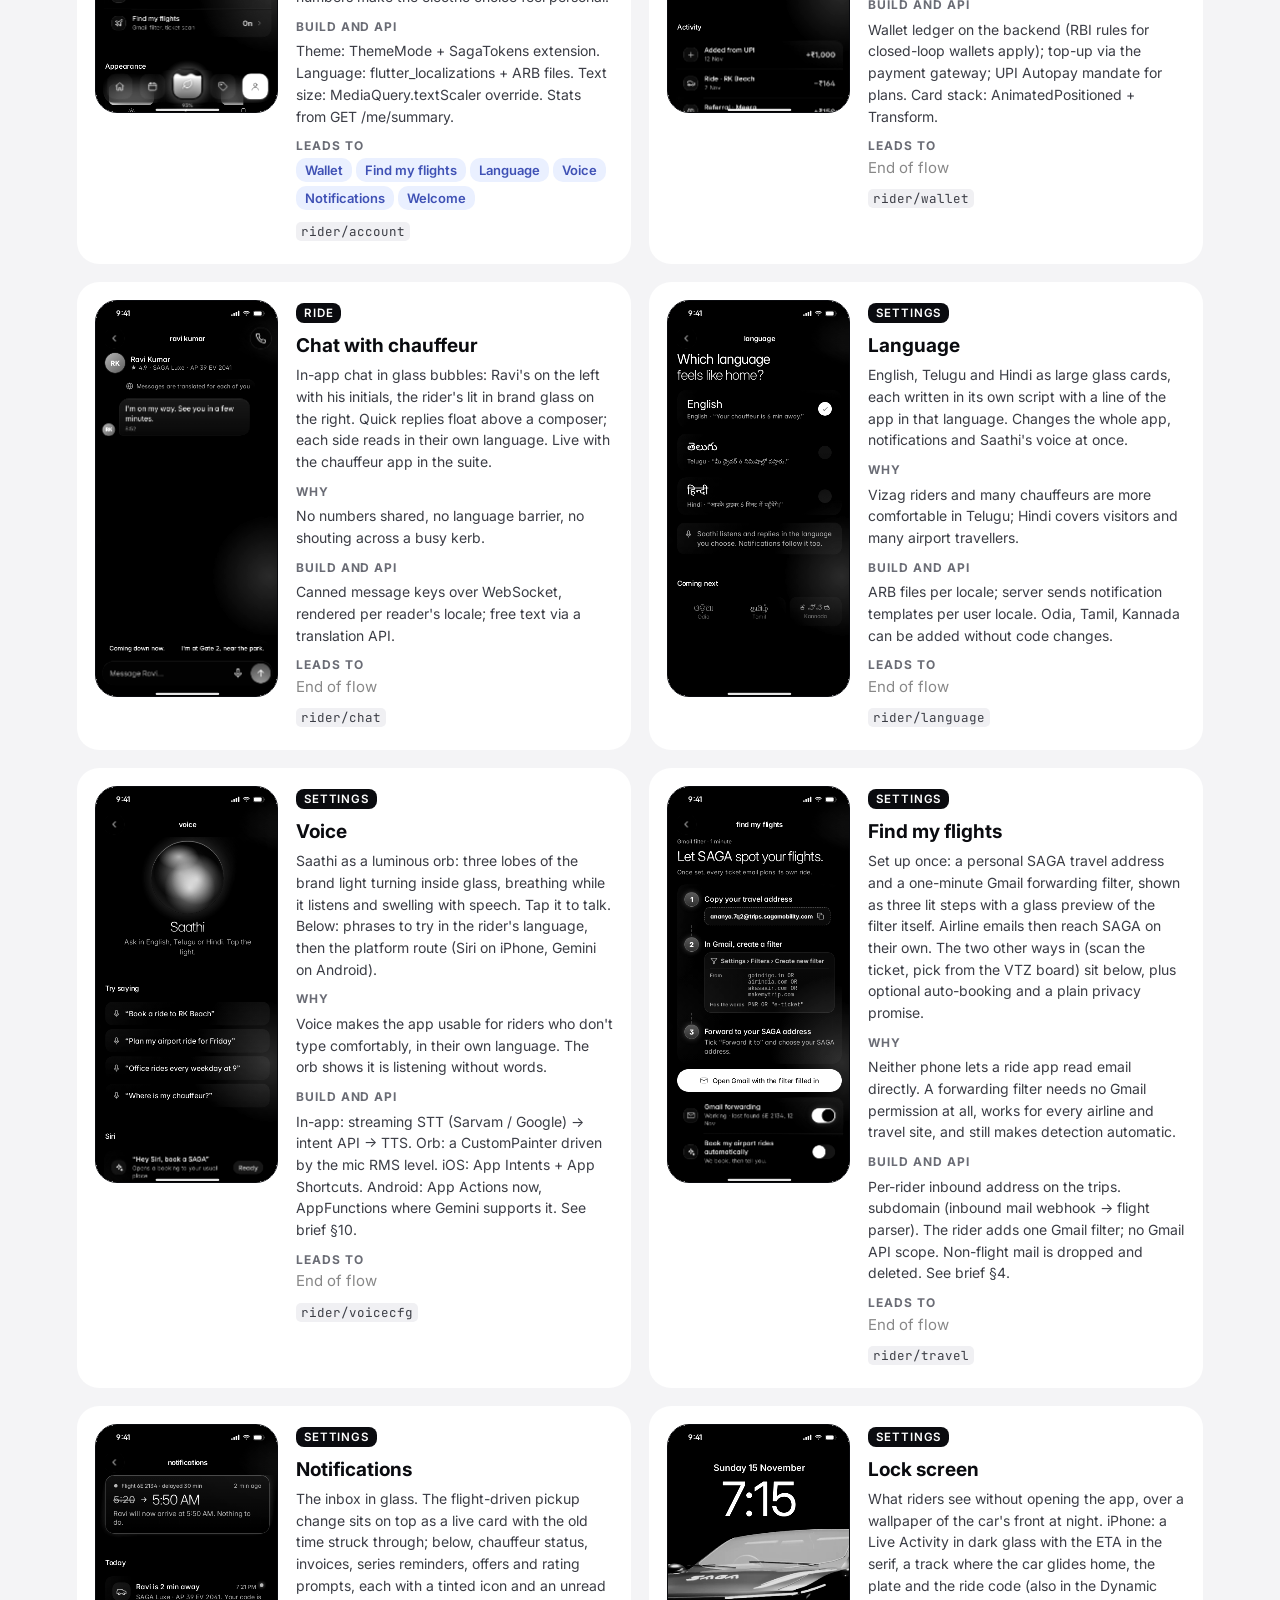
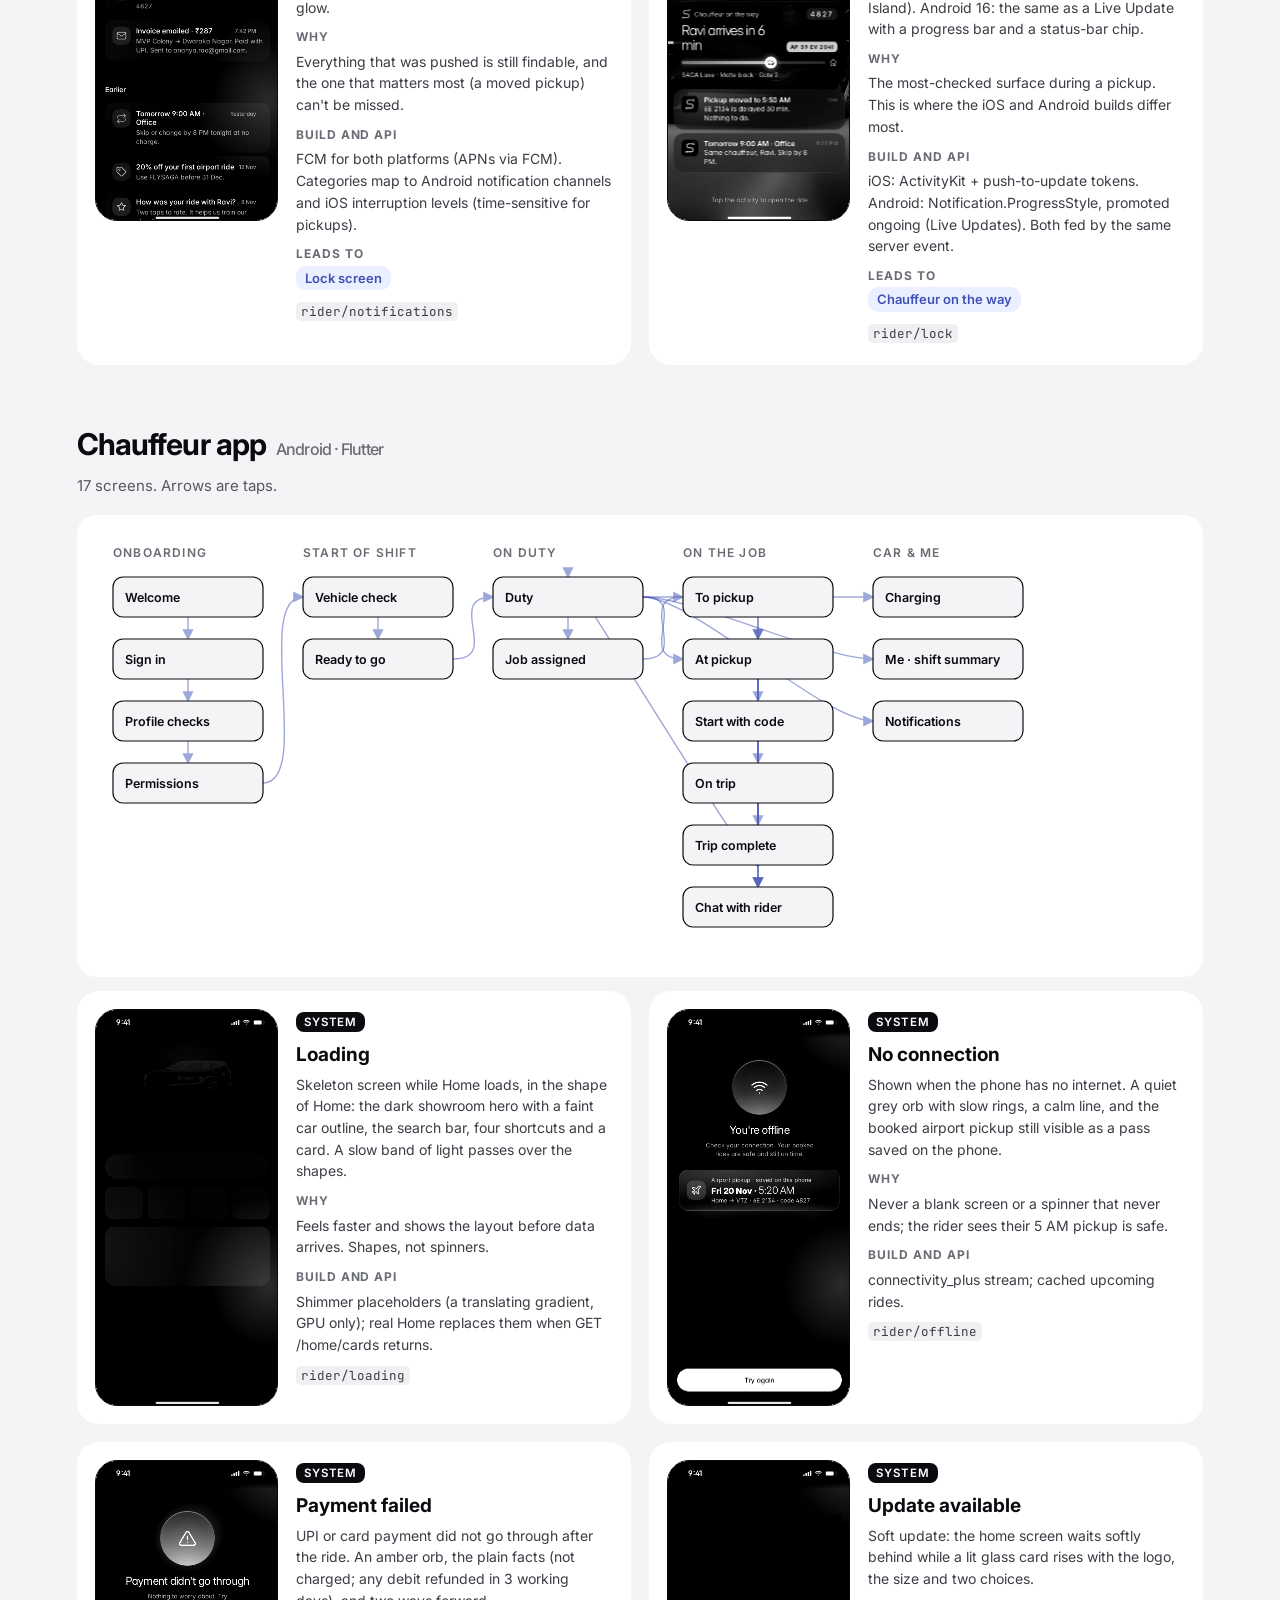
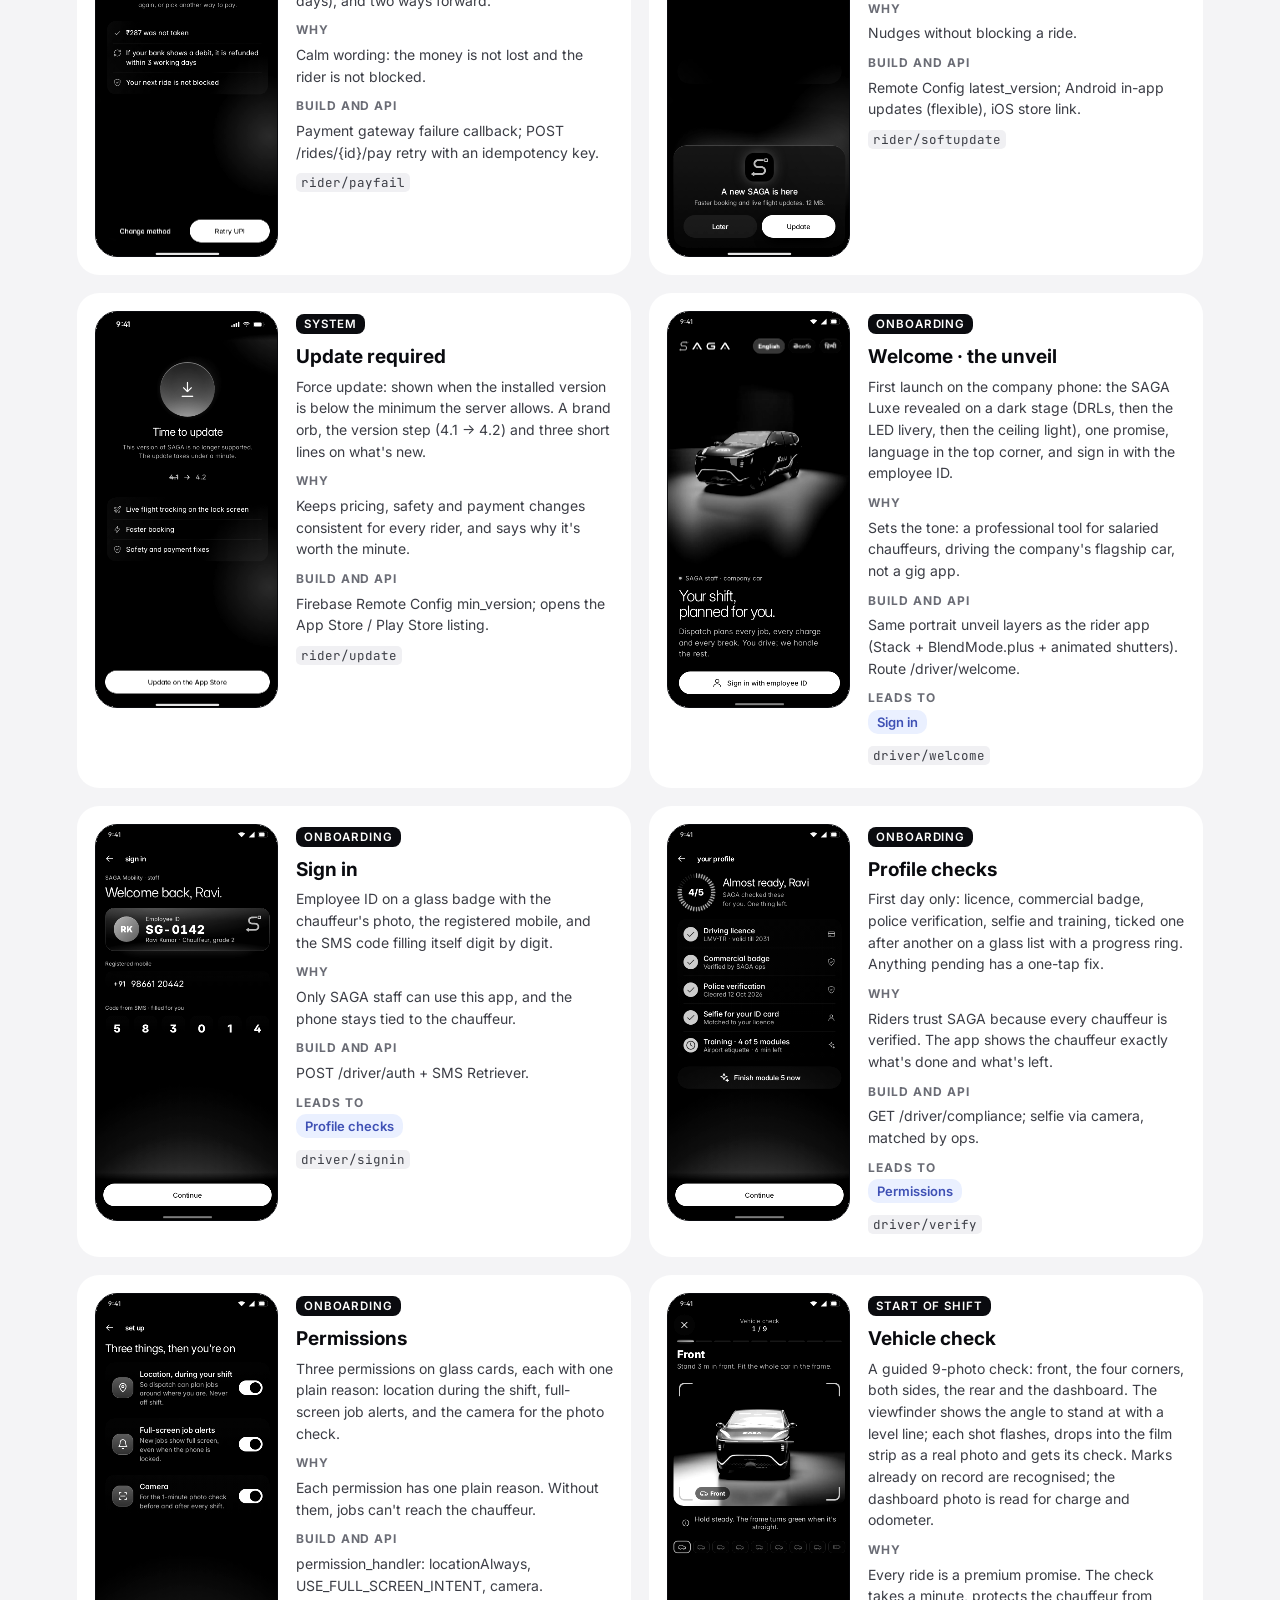
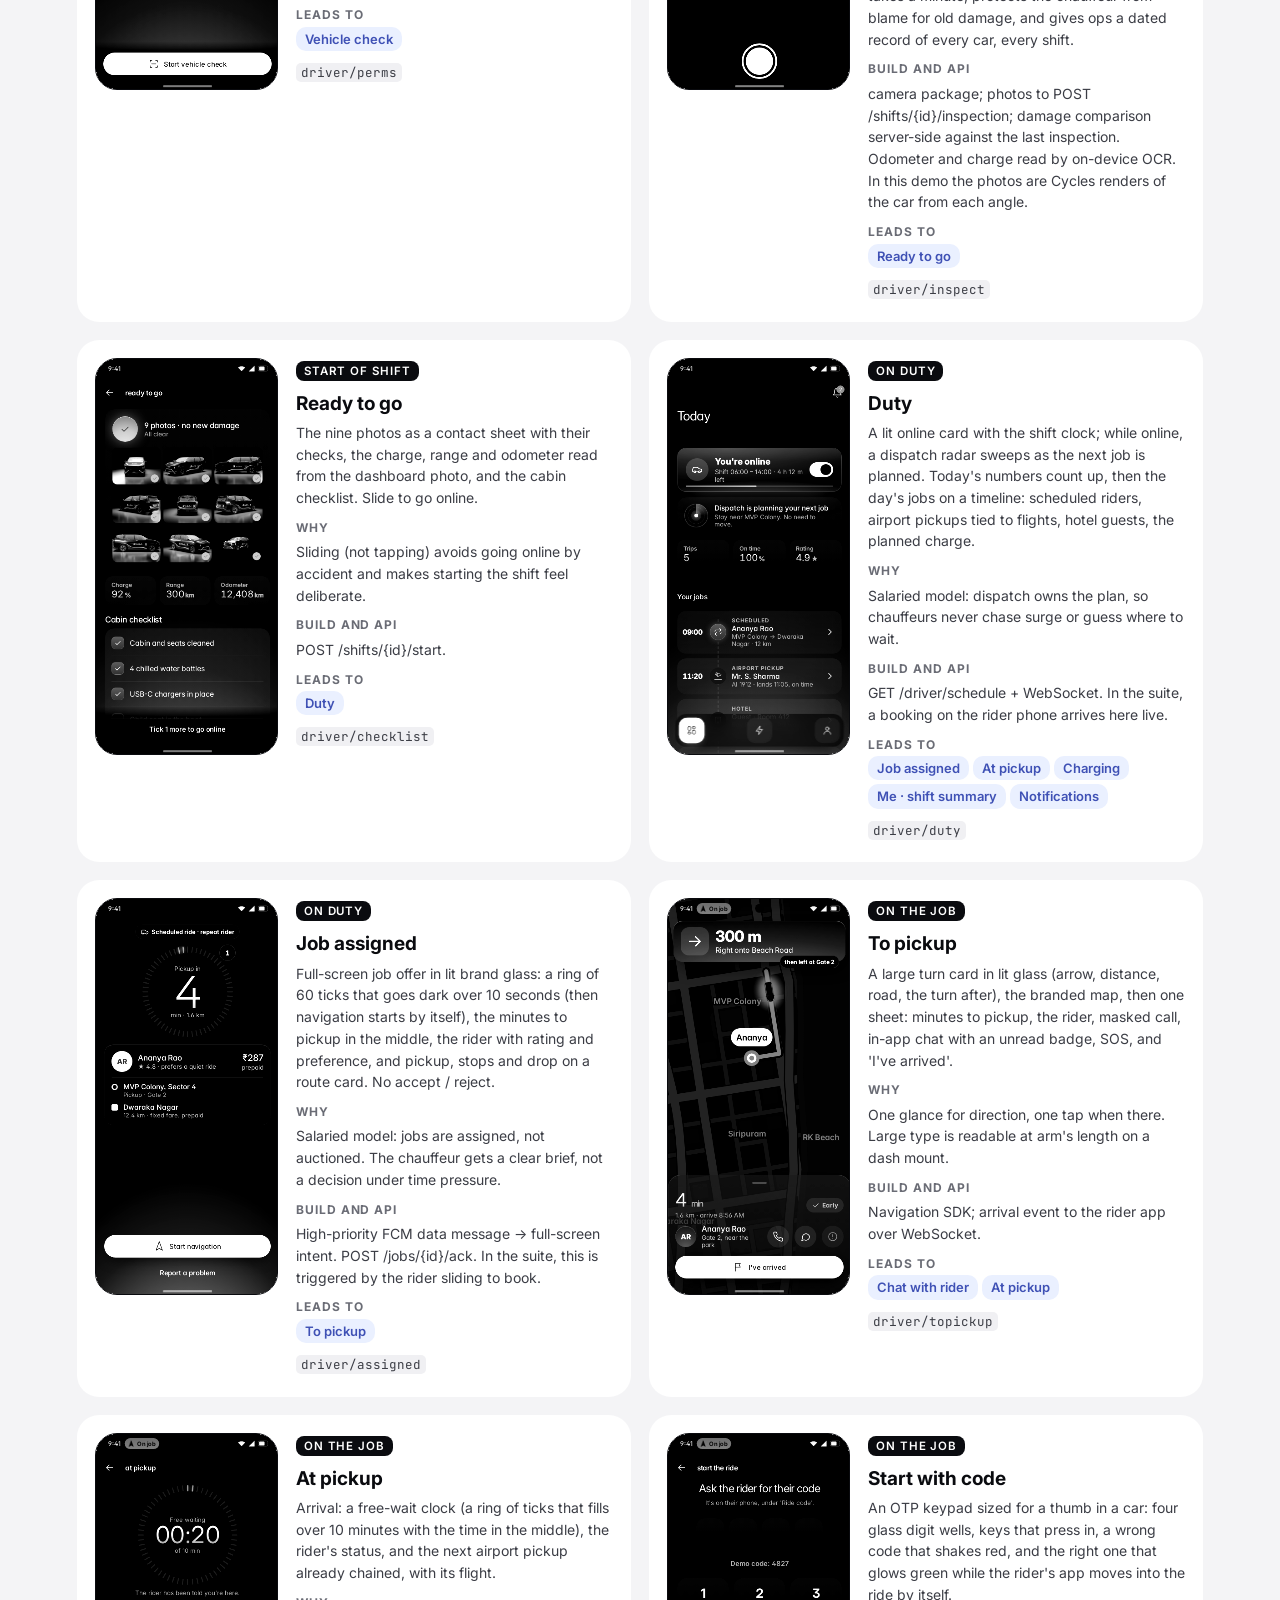
<file: v2/wireframes.html>
<!doctype html><html lang="en"><head><meta charset="utf-8"><meta name="viewport" content="width=device-width,initial-scale=1"><title>SAGA Screen Schema</title>
<link href="https://fonts.googleapis.com/css2?family=Inter:wght@300;400;500;600;700&family=JetBrains+Mono:wght@400;500&display=swap" rel="stylesheet"><style>*{box-sizing:border-box;margin:0}body{font:15px/1.55 Inter,system-ui,sans-serif;color:#0A0B0F;background:#F4F4F6}
header{background:#0A0B0F;color:#fff;padding:56px 6vw 44px}header h1{font-size:44px;letter-spacing:-.04em;font-weight:600}header p{color:#A9ABB3;max-width:760px;margin-top:10px;font-size:17px}
header .k{color:#6F8BFF;font-weight:600;letter-spacing:.2em;font-size:13px;margin-bottom:14px}
main{padding:0 6vw 80px;max-width:1500px;margin:auto}h2{font-size:30px;letter-spacing:-.03em;margin:56px 0 6px}h2 small{font-size:16px;font-weight:500;color:#6a6c75;margin-left:10px}
h3{font-size:19px;margin:0 0 4px}.lead{color:#555862;max-width:820px;margin-bottom:18px}
.legend{display:grid;grid-template-columns:repeat(auto-fit,minmax(260px,1fr));gap:12px;margin:24px 0}.legend div{background:#fff;border-radius:16px;padding:16px;display:flex;gap:12px;align-items:flex-start}.legend i{width:26px;height:26px;border-radius:13px;flex:none}
.dg{overflow:auto;background:#fff;border-radius:20px;padding:12px;margin:14px 0}.e{fill:none;stroke:#3F51B5;stroke-width:1.4;opacity:.5}.nd{fill:#F4F4F6;stroke:#0A0B0F;stroke-width:1.2}.nt{font:600 12.5px Inter;fill:#0A0B0F}.gl{font:600 12px Inter;fill:#6a6c75;letter-spacing:.1em;text-transform:uppercase}a{text-decoration:none}
.grid{display:grid;grid-template-columns:repeat(auto-fill,minmax(520px,1fr));gap:18px}
.sc{background:#fff;border-radius:22px;padding:18px;display:flex;gap:18px;scroll-margin-top:20px}
.wf{flex:none;width:183px;height:397px;border-radius:22px;overflow:hidden;background:#fff;border:1.5px solid #0A0B0F;position:relative}
.wf iframe{width:402px;height:874px;border:0;transform:scale(.455);transform-origin:0 0;filter:grayscale(1) contrast(1.15) brightness(1.04);pointer-events:none}
.wfw{width:100%;height:230px;border-radius:14px;overflow:hidden;border:1.5px solid #0A0B0F;margin-bottom:10px;position:relative}.wfw iframe{width:1440px;height:820px;border:0;transform:scale(.33);transform-origin:0 0;filter:grayscale(1) contrast(1.1);pointer-events:none}
.sc .t{flex:1;min-width:0}.tag{display:inline-block;font:600 11.5px Inter;letter-spacing:.08em;text-transform:uppercase;background:#0A0B0F;color:#fff;border-radius:8px;padding:3px 8px;margin-bottom:8px}
.sc p{font-size:14px;color:#3b3d45;margin:4px 0}.sc b.l{display:block;font-size:12px;letter-spacing:.08em;text-transform:uppercase;color:#6a6c75;margin-top:10px}
code{font:12.5px 'JetBrains Mono',monospace;background:#F0F0F3;padding:1px 5px;border-radius:5px}.out a{display:inline-block;background:#EAF0FF;color:#3F51B5;border-radius:10px;padding:2px 9px;margin:2px 4px 2px 0;font-weight:600;font-size:13px}
table{width:100%;border-collapse:collapse;background:#fff;border-radius:16px;overflow:hidden}td,th{padding:11px 14px;text-align:left;border-bottom:1px solid #ECECF0;font-size:14px;vertical-align:top}th{background:#0A0B0F;color:#fff;font-weight:600}
.web .sc{flex-direction:column}
@media print{.grid{grid-template-columns:1fr 1fr}.sc{break-inside:avoid}}</style></head><body><header><div class="k">SAGA MOBILITY · v2.3</div><h1>Screen schema and flows</h1><p>Every screen in the four apps, how they connect, and what each one needs from the backend. Wireframes are the live screens rendered in greyscale, so they never drift from the prototype. The prototype is at <code>index.html</code>.</p></header><main>
<h2>How to read this</h2><p class="lead">Boxes in each diagram are screens, arrows are taps that lead to another screen. Click a box to jump to its wireframe and notes. Tab-bar destinations are reachable from any screen in the same app.</p>
<h2>Colour has a meaning</h2><p class="lead">Only three colours carry the product, used the same way in every app.</p><div class="legend"><div><i style="background:#fff;border:1px solid #ccc"></i><span><b>White</b> is room. Surfaces and reading. Calm.</span></div><div><i style="background:#0A0B0F"></i><span><b>Black</b> is trust and place. Identity, the car, the fare, what is selected.</span></div><div><i style="background:#3F51B5"></i><span><b>Neon blue</b> is move. The next action, and anything live: route, tracking, ride code.</span></div></div>
<h2>The four apps</h2>
<table><tr><th>App</th><th>Who</th><th>Platform</th><th>Screens</th></tr>
<tr><td><b>Rider</b></td><td>Passenger</td><td>iOS and Android (Flutter)</td><td>29</td></tr>
<tr><td><b>Chauffeur</b></td><td>Salaried driver</td><td>Android (Flutter)</td><td>17</td></tr>
<tr><td><b>Hotel partner</b></td><td>Front desk</td><td>Web</td><td>5</td></tr>
<tr><td><b>Ops dashboard</b></td><td>SAGA control room</td><td>Web</td><td>7</td></tr></table>
<h2>Cross-app events</h2><p class="lead">In the prototype these run over a browser channel. In production each is a WebSocket message plus an FCM push where the app may be closed.</p>
<table><tr><th>Event</th><th>From → to</th><th>Payload</th><th>Effect</th></tr>
<tr><td><code>book</code></td><td>Rider or Hotel → Chauffeur, Ops</td><td>dest, stops[{name,type}], fare, flight?</td><td>Job appears full-screen on the chauffeur app</td></tr>
<tr><td><code>got</code> / <code>ack</code></td><td>Chauffeur → Rider</td><td>job id</td><td>Rider moves from "finding" to "on the way"</td></tr>
<tr><td><code>arrived</code></td><td>Chauffeur → Rider</td><td>gate or location</td><td>Free-waiting timer starts; rider sees the code</td></tr>
<tr><td><code>start</code></td><td>Chauffeur → Rider</td><td>code verified</td><td>Ride begins only after the 4-digit code matches</td></tr>
<tr><td><code>msg</code></td><td>Both ways</td><td>canned key, translated per reader</td><td>Chat and quick requests (cooler, quiet, stop)</td></tr>
<tr><td><code>end</code></td><td>Chauffeur → Rider</td><td>distance, time</td><td>Rider sees receipt, rating, tip</td></tr>
<tr><td><code>rated</code> / <code>tip</code></td><td>Rider → Chauffeur</td><td>stars, amount</td><td>Credited to chauffeur wallet</td></tr>
<tr><td><code>cancel</code></td><td>Rider → Chauffeur</td><td>reason</td><td>Job cleared; next job chained</td></tr></table><h2>Rider app<small>iPhone and Android · Flutter</small></h2><p class="lead">29 screens. Arrows are taps.</p><div class="dg"><svg width="1354" height="680" viewBox="0 0 1354 680"><defs><marker id="ar" markerWidth="8" markerHeight="8" refX="7" refY="4" orient="auto"><path d="M0 0L8 4L0 8Z" fill="#3F51B5"/></marker></defs><path d="M99 90C99 110 99 102 99 112" class="e" marker-end="url(#ar)"/><path d="M99 152C99 172 99 164 99 174" class="e" marker-end="url(#ar)"/><path d="M174 194C224 194 1114 132 1164 132" class="e" marker-end="url(#ar)"/><path d="M99 214C99 234 99 226 99 236" class="e" marker-end="url(#ar)"/><path d="M174 194C224 194 354 256 404 256" class="e" marker-end="url(#ar)"/><path d="M174 194C224 194 354 194 404 194" class="e" marker-end="url(#ar)"/><path d="M174 194C224 194 354 132 404 132" class="e" marker-end="url(#ar)"/><path d="M174 194C224 194 544 70 594 70" class="e" marker-end="url(#ar)"/><path d="M174 194C224 194 734 70 784 70" class="e" marker-end="url(#ar)"/><path d="M174 194C224 194 924 132 974 132" class="e" marker-end="url(#ar)"/><path d="M289 90C289 110 289 536 289 546" class="e" marker-end="url(#ar)"/><path d="M364 70C414 70 1114 318 1164 318" class="e" marker-end="url(#ar)"/><path d="M364 70C414 70 924 194 974 194" class="e" marker-end="url(#ar)"/><path d="M289 90C289 110 289 102 289 112" class="e" marker-end="url(#ar)"/><path d="M364 70C414 70 544 70 594 70" class="e" marker-end="url(#ar)"/><path d="M289 90C289 110 289 164 289 174" class="e" marker-end="url(#ar)"/><path d="M364 70C414 70 354 70 404 70" class="e" marker-end="url(#ar)"/><path d="M364 70C414 70 354 132 404 132" class="e" marker-end="url(#ar)"/><path d="M364 70C414 70 354 194 404 194" class="e" marker-end="url(#ar)"/><path d="M364 70C414 70 734 70 784 70" class="e" marker-end="url(#ar)"/><path d="M289 152C289 172 289 164 289 174" class="e" marker-end="url(#ar)"/><path d="M364 132C414 132 354 70 404 70" class="e" marker-end="url(#ar)"/><path d="M364 132C414 132 734 70 784 70" class="e" marker-end="url(#ar)"/><path d="M174 256C224 256 354 132 404 132" class="e" marker-end="url(#ar)"/><path d="M174 256C224 256 354 70 404 70" class="e" marker-end="url(#ar)"/><path d="M174 256C224 256 164 70 214 70" class="e" marker-end="url(#ar)"/><path d="M289 214C289 234 289 226 289 236" class="e" marker-end="url(#ar)"/><path d="M364 194C414 194 544 70 594 70" class="e" marker-end="url(#ar)"/><path d="M289 214C289 234 289 102 289 112" class="e" marker-end="url(#ar)"/><path d="M289 276C289 296 289 350 289 360" class="e" marker-end="url(#ar)"/><path d="M289 276C289 296 289 288 289 298" class="e" marker-end="url(#ar)"/><path d="M364 318C414 318 544 70 594 70" class="e" marker-end="url(#ar)"/><path d="M289 338C289 358 289 598 289 608" class="e" marker-end="url(#ar)"/><path d="M289 338C289 358 289 226 289 236" class="e" marker-end="url(#ar)"/><path d="M289 400C289 420 289 412 289 422" class="e" marker-end="url(#ar)"/><path d="M289 400C289 420 289 598 289 608" class="e" marker-end="url(#ar)"/><path d="M364 380C414 380 1114 70 1164 70" class="e" marker-end="url(#ar)"/><path d="M289 400C289 420 289 40 289 50" class="e" marker-end="url(#ar)"/><path d="M289 462C289 482 289 474 289 484" class="e" marker-end="url(#ar)"/><path d="M289 462C289 482 289 598 289 608" class="e" marker-end="url(#ar)"/><path d="M364 442C414 442 1114 70 1164 70" class="e" marker-end="url(#ar)"/><path d="M289 524C289 544 289 40 289 50" class="e" marker-end="url(#ar)"/><path d="M479 90C479 110 479 102 479 112" class="e" marker-end="url(#ar)"/><path d="M479 214C479 234 289 102 289 112" class="e" marker-end="url(#ar)"/><path d="M479 214C479 234 479 226 479 236" class="e" marker-end="url(#ar)"/><path d="M479 276C479 296 289 40 289 50" class="e" marker-end="url(#ar)"/><path d="M289 586C289 606 289 102 289 112" class="e" marker-end="url(#ar)"/><path d="M1049 90C1049 110 479 226 479 236" class="e" marker-end="url(#ar)"/><path d="M1049 90C1049 110 479 40 479 50" class="e" marker-end="url(#ar)"/><path d="M1049 90C1049 110 669 40 669 50" class="e" marker-end="url(#ar)"/><path d="M1124 194C1174 194 1114 70 1164 70" class="e" marker-end="url(#ar)"/><path d="M1124 194C1174 194 1114 256 1164 256" class="e" marker-end="url(#ar)"/><path d="M1124 194C1174 194 1114 132 1164 132" class="e" marker-end="url(#ar)"/><path d="M1124 194C1174 194 1114 194 1164 194" class="e" marker-end="url(#ar)"/><path d="M1124 194C1174 194 1114 318 1164 318" class="e" marker-end="url(#ar)"/><path d="M1049 214C1049 234 99 40 99 50" class="e" marker-end="url(#ar)"/><path d="M1239 338C1239 358 1239 350 1239 360" class="e" marker-end="url(#ar)"/><path d="M1239 400C1239 420 289 350 289 360" class="e" marker-end="url(#ar)"/><text x="24" y="30" class="gl">Start</text><text x="214" y="30" class="gl">Ride</text><text x="404" y="30" class="gl">Airport</text><text x="594" y="30" class="gl">Scheduled</text><text x="784" y="30" class="gl">Intercity</text><text x="974" y="30" class="gl">Tabs</text><text x="1164" y="30" class="gl">Settings</text><a href="#s-rider-welcome"><rect x="24" y="50" width="150" height="40" rx="10" class="nd"/><text x="36" y="75" class="nt">Welcome</text></a><a href="#s-rider-signin"><rect x="24" y="112" width="150" height="40" rx="10" class="nd"/><text x="36" y="137" class="nt">Sign in</text></a><a href="#s-rider-setup"><rect x="24" y="174" width="150" height="40" rx="10" class="nd"/><text x="36" y="199" class="nt">Permissions</text></a><a href="#s-rider-home"><rect x="214" y="50" width="150" height="40" rx="10" class="nd"/><text x="226" y="75" class="nt">Home</text></a><a href="#s-rider-where"><rect x="214" y="112" width="150" height="40" rx="10" class="nd"/><text x="226" y="137" class="nt">Where to</text></a><a href="#s-rider-flysoon"><rect x="24" y="236" width="150" height="40" rx="10" class="nd"/><text x="36" y="261" class="nt">Flying soon?</text></a><a href="#s-rider-options"><rect x="214" y="174" width="150" height="40" rx="10" class="nd"/><text x="226" y="199" class="nt">Confirm ride</text></a><a href="#s-rider-finding"><rect x="214" y="236" width="150" height="40" rx="10" class="nd"/><text x="226" y="261" class="nt">Finding a car</text></a><a href="#s-rider-nocars"><rect x="214" y="298" width="150" height="40" rx="10" class="nd"/><text x="226" y="323" class="nt">No cars nearby</text></a><a href="#s-rider-assigned"><rect x="214" y="360" width="150" height="40" rx="10" class="nd"/><text x="226" y="385" class="nt">Chauffeur on the w…</text></a><a href="#s-rider-onride"><rect x="214" y="422" width="150" height="40" rx="10" class="nd"/><text x="226" y="447" class="nt">On the ride</text></a><a href="#s-rider-arrived"><rect x="214" y="484" width="150" height="40" rx="10" class="nd"/><text x="226" y="509" class="nt">Arrived</text></a><a href="#s-rider-airport"><rect x="404" y="50" width="150" height="40" rx="10" class="nd"/><text x="416" y="75" class="nt">Airport rides</text></a><a href="#s-rider-scan"><rect x="404" y="112" width="150" height="40" rx="10" class="nd"/><text x="416" y="137" class="nt">Scan ticket</text></a><a href="#s-rider-flight"><rect x="404" y="174" width="150" height="40" rx="10" class="nd"/><text x="416" y="199" class="nt">Pickup plan</text></a><a href="#s-rider-booked"><rect x="404" y="236" width="150" height="40" rx="10" class="nd"/><text x="416" y="261" class="nt">Pickup booked</text></a><a href="#s-rider-schedule"><rect x="594" y="50" width="150" height="40" rx="10" class="nd"/><text x="606" y="75" class="nt">Scheduled rides</text></a><a href="#s-rider-intercity"><rect x="784" y="50" width="150" height="40" rx="10" class="nd"/><text x="796" y="75" class="nt">Intercity</text></a><a href="#s-rider-vehicle"><rect x="214" y="546" width="150" height="40" rx="10" class="nd"/><text x="226" y="571" class="nt">The car</text></a><a href="#s-rider-rides"><rect x="974" y="50" width="150" height="40" rx="10" class="nd"/><text x="986" y="75" class="nt">Trips</text></a><a href="#s-rider-offers"><rect x="974" y="112" width="150" height="40" rx="10" class="nd"/><text x="986" y="137" class="nt">Offers</text></a><a href="#s-rider-account"><rect x="974" y="174" width="150" height="40" rx="10" class="nd"/><text x="986" y="199" class="nt">Account & settings</text></a><a href="#s-rider-wallet"><rect x="1164" y="50" width="150" height="40" rx="10" class="nd"/><text x="1176" y="75" class="nt">Wallet</text></a><a href="#s-rider-chat"><rect x="214" y="608" width="150" height="40" rx="10" class="nd"/><text x="226" y="633" class="nt">Chat with chauffeur</text></a><a href="#s-rider-language"><rect x="1164" y="112" width="150" height="40" rx="10" class="nd"/><text x="1176" y="137" class="nt">Language</text></a><a href="#s-rider-voicecfg"><rect x="1164" y="174" width="150" height="40" rx="10" class="nd"/><text x="1176" y="199" class="nt">Voice</text></a><a href="#s-rider-travel"><rect x="1164" y="236" width="150" height="40" rx="10" class="nd"/><text x="1176" y="261" class="nt">Find my flights</text></a><a href="#s-rider-notifications"><rect x="1164" y="298" width="150" height="40" rx="10" class="nd"/><text x="1176" y="323" class="nt">Notifications</text></a><a href="#s-rider-lock"><rect x="1164" y="360" width="150" height="40" rx="10" class="nd"/><text x="1176" y="385" class="nt">Lock screen</text></a></svg></div><div class="grid"><div class="sc" id="s-rider-welcome"><div class="wf"><iframe src="rider.html?os=ios&lang=en&bare=1&screen=welcome"></iframe></div><div class="t"><span class="tag">Start</span><h3>Welcome · the unveil</h3><p>Opens on black. The SAGA logo builds itself, then the car is revealed like a launch at an auto expo: the DRLs sweep on, the LED livery runs along the body, and the ceiling light warms up. Then one line and two buttons.</p><b class="l">Why</b><p>The car is the product. Revealing it the way a launch would makes SAGA feel premium before a single word. Tap anywhere to skip.</p><b class="l">Build and API</b><p>Light layers are Cycles renders (DRL, LED, fully lit) stacked in a Stack with BlendMode.plus; AnimationController drives a ShaderMask sweep per layer. Logo is the client's vector (flutter_svg).</p><b class="l">Leads to</b><div class="out"><a href="#s-rider-signin">Sign in</a></div><p style="margin-top:8px"><code>rider/welcome</code></p></div></div><div class="sc" id="s-rider-intro2"><div class="wf"><iframe src="rider.html?os=ios&lang=en&bare=1&screen=intro2"></iframe></div><div class="t"><span class="tag">Start</span><h3>Welcome · three services</h3><p>Three glass cards fanned over real renders of the car: a live boarding pass (airport), a week that lights up (scheduled), and a route with a charging stop (intercity). Cards advance on their own, or swipe and tap.</p><b class="l">Why</b><p>One idea per card, each shown as the thing itself (a pass, a week, a route) rather than described.</p><b class="l">Build and API</b><p>PageView with a custom stacked transform; backgrounds are bundled stills; progress bars are TweenAnimationBuilder.</p><p style="margin-top:8px"><code>rider/intro2</code></p></div></div><div class="sc" id="s-rider-intro3"><div class="wf"><iframe src="rider.html?os=ios&lang=en&bare=1&screen=intro3"></iframe></div><div class="t"><span class="tag">Start</span><h3>Welcome · language</h3><p>Choose English, Telugu or Hindi. Each option is written in its own script, large, so it's recognisable at a glance. Saathi, the voice assistant, follows the same choice.</p><b class="l">Why</b><p>Language before sign-in means every following screen (and the OTP SMS) is already in the rider's language.</p><b class="l">Build and API</b><p>flutter_localizations + ARB files; choice saved locally and on the profile.</p><p style="margin-top:8px"><code>rider/intro3</code></p></div></div><div class="sc" id="s-rider-signin"><div class="wf"><iframe src="rider.html?os=ios&lang=en&bare=1&screen=signin"></iframe></div><div class="t"><span class="tag">Start</span><h3>Sign in</h3><p>Type a mobile number, tap Send code, and the 6-digit code fills itself in from the SMS.</p><b class="l">Why</b><p>No passwords. Matches how the existing app signs people in.</p><b class="l">Build and API</b><p>Android: SMS Retriever API (no SMS permission). iOS: oneTimeCode autofill. Backend OTP endpoint from the client.</p><b class="l">Leads to</b><div class="out"><a href="#s-rider-setup">Permissions</a></div><p style="margin-top:8px"><code>rider/signin</code></p></div></div><div class="sc" id="s-rider-setup"><div class="wf"><iframe src="rider.html?os=ios&lang=en&bare=1&screen=setup"></iframe></div><div class="t"><span class="tag">Start</span><h3>Permissions</h3><p>Explains each permission in one plain sentence before the system prompt appears.</p><b class="l">Why</b><p>Asking with a reason raises opt-in for notifications, which flight changes and chauffeur updates depend on. Flight emails need no phone permission: one Gmail filter does it.</p><b class="l">Build and API</b><p>permission_handler for location and notifications. Flight emails: a per-rider forwarding address; the Gmail filter guide opens from here.</p><b class="l">Leads to</b><div class="out"><a href="#s-rider-language">Language</a><a href="#s-rider-flysoon">Flying soon?</a><a href="#s-rider-booked">Pickup booked</a><a href="#s-rider-flight">Pickup plan</a><a href="#s-rider-scan">Scan ticket</a><a href="#s-rider-schedule">Scheduled rides</a><a href="#s-rider-intercity">Intercity</a><a href="#s-rider-offers">Offers</a></div><p style="margin-top:8px"><code>rider/setup</code></p></div></div><div class="sc" id="s-rider-ready"><div class="wf"><iframe src="rider.html?os=ios&lang=en&bare=1&screen=ready"></iframe></div><div class="t"><span class="tag">Start</span><h3>Ready</h3><p>The car turns on the spot to face the rider, and the app says it's ready. One button books the first ride; a second line offers to plan an airport pickup.</p><b class="l">Why</b><p>Ends set-up on a moment, not a form, and lands the rider on Home already knowing the car.</p><b class="l">Build and API</b><p>The same 360° frames as Home, animated from 180° to the front with a spring.</p><p style="margin-top:8px"><code>rider/ready</code></p></div></div><div class="sc" id="s-rider-home"><div class="wf"><iframe src="rider.html?os=ios&lang=en&bare=1&screen=home"></iframe></div><div class="t"><span class="tag">Ride</span><h3>Home</h3><p>A photo-real 360° of the SAGA Luxe on a dark showroom stage (drag to turn), with a live chip for the nearest car. Below: one glass search bar, four one-tap places, and luminous cards for what is coming up (flight found, scheduled rides, intercity, an offer).</p><b class="l">Why</b><p>The car is the product, so it leads. The rider can book in one tap from here; everything else is a swipe away.</p><b class="l">Build and API</b><p>Hero: 36 Cycles frames (about 1.6 MB WebP) cached after first launch, drawn on a CustomPainter with a GestureDetector for drag and inertia. Cards from GET /home/cards; nearest car from GET /fleet/nearby.</p><b class="l">Leads to</b><div class="out"><a href="#s-rider-vehicle">The car</a><a href="#s-rider-notifications">Notifications</a><a href="#s-rider-account">Account & settings</a><a href="#s-rider-where">Where to</a><a href="#s-rider-schedule">Scheduled rides</a><a href="#s-rider-options">Confirm ride</a><a href="#s-rider-airport">Airport rides</a><a href="#s-rider-scan">Scan ticket</a><a href="#s-rider-flight">Pickup plan</a><a href="#s-rider-intercity">Intercity</a></div><p style="margin-top:8px"><code>rider/home</code></p></div></div><div class="sc" id="s-rider-where"><div class="wf"><iframe src="rider.html?os=ios&lang=en&bare=1&screen=where"></iframe></div><div class="t"><span class="tag">Ride</span><h3>Where to</h3><p>A live route preview on top (the line redraws as stops are added), then one glass route card: pickup, up to three stops, drop. Saved places are two lit tiles, recent trips and suggestions are glass rows. The airport and far towns hand over to the right flow.</p><b class="l">Why</b><p>Real trips are rarely A to B: collecting a colleague, dropping a parcel, a school run. Stops are priced up front (₹40 each) so the fare stays fixed, and the preview shows the route before any money is mentioned.</p><b class="l">Build and API</b><p>Google Places Autocomplete (session tokens). POST /quotes takes waypoints[] with type: stop | pickup; max 3. Airport and intercity detection by place type and distance. Recent places from GET /me/places/recent.</p><b class="l">Leads to</b><div class="out"><a href="#s-rider-options">Confirm ride</a><a href="#s-rider-airport">Airport rides</a><a href="#s-rider-intercity">Intercity</a></div><p style="margin-top:8px"><code>rider/where</code></p></div></div><div class="sc" id="s-rider-flysoon"><div class="wf"><iframe src="rider.html?os=ios&lang=en&bare=1&screen=flysoon"></iframe></div><div class="t"><span class="tag">Start</span><h3>Flying soon?</h3><p>The last onboarding step: add the next flight now by scanning the ticket or picking it from the VTZ board, or skip. Also offers the one-minute Gmail filter so future bookings are caught automatically.</p><b class="l">Why</b><p>Airport rides are SAGA's core business, so the first session ends with an airport ride ready to book.</p><b class="l">Build and API</b><p>Same scan and pick components as the Airport screen; the auto-catch option opens the Gmail filter guide (Find my flights).</p><b class="l">Leads to</b><div class="out"><a href="#s-rider-scan">Scan ticket</a><a href="#s-rider-airport">Airport rides</a><a href="#s-rider-home">Home</a></div><p style="margin-top:8px"><code>rider/flysoon</code></p></div></div><div class="sc" id="s-rider-options"><div class="wf"><iframe src="rider.html?os=ios&lang=en&bare=1&screen=options"></iframe></div><div class="t"><span class="tag">Ride</span><h3>Confirm ride</h3><p>The route on the map, then one clean sheet: where you're going, the car itself (a photo-real cut-out), when it arrives, a fixed fare that counts up, how you'll pay, and slide to book.</p><b class="l">Why</b><p>One vehicle class means nothing to compare, so the sheet shows the car and the price, and nothing else competes. Sliding to book prevents accidental bookings.</p><b class="l">Build and API</b><p>POST /quotes (with waypoints[]); the car image is a bundled transparent render; booking event goes to the chauffeur app (live in the suite).</p><b class="l">Leads to</b><div class="out"><a href="#s-rider-finding">Finding a car</a><a href="#s-rider-schedule">Scheduled rides</a><a href="#s-rider-where">Where to</a></div><p style="margin-top:8px"><code>rider/options</code></p></div></div><div class="sc" id="s-rider-finding"><div class="wf"><iframe src="rider.html?os=ios&lang=en&bare=1&screen=finding"></iframe></div><div class="t"><span class="tag">Ride</span><h3>Finding a car</h3><p>A calm search state: the map pulses around the pickup while three steps tick off (booking received, matching the nearest car, pre-cooling the cabin). With the chauffeur app open, the real assignment moves it on.</p><b class="l">Why</b><p>With a small fleet, the next screen depends on real availability. Showing what is happening makes the wait feel shorter and honest.</p><b class="l">Build and API</b><p>POST /rides then a WebSocket channel for assignment. Timeout → no_cars state with next_free_eta.</p><b class="l">Leads to</b><div class="out"><a href="#s-rider-assigned">Chauffeur on the way</a><a href="#s-rider-nocars">No cars nearby</a></div><p style="margin-top:8px"><code>rider/finding</code></p></div></div><div class="sc" id="s-rider-nocars"><div class="wf"><iframe src="rider.html?os=ios&lang=en&bare=1&screen=nocars"></iframe></div><div class="t"><span class="tag">Ride</span><h3>No cars nearby</h3><p>An honest, warm message from a growing start-up. The car cut-out sits in a soft pool of light, ringed by a waitlist clock: sixty ticks that go dark one by one as the next free car gets closer, with the real minutes in the middle and the rider's place in line.</p><b class="l">Why</b><p>Riders forgive a wait they're told about. They don't forgive a spinner. A real countdown keeps the booking instead of losing it to another app.</p><b class="l">Build and API</b><p>no_cars response carries next_free_eta and queue position. Joining the line: POST /rides/{id}/waitlist. Ring: CustomPainter, 60 ticks, opacity only.</p><b class="l">Leads to</b><div class="out"><a href="#s-rider-schedule">Scheduled rides</a><a href="#s-rider-chat">Chat with chauffeur</a><a href="#s-rider-finding">Finding a car</a></div><p style="margin-top:8px"><code>rider/nocars</code></p></div></div><div class="sc" id="s-rider-assigned"><div class="wf"><iframe src="rider.html?os=ios&lang=en&bare=1&screen=assigned"></iframe></div><div class="t"><span class="tag">Ride</span><h3>Chauffeur on the way</h3><p>One clean sheet: how long, a slim progress line, the car itself with its plate, the ride code in large digits, and the chauffeur with chat and call. Share and Safety sit on the map.</p><b class="l">Why</b><p>At a busy kerb the rider needs three things at a glance: when, which car, and the code. All three are visible together without scrolling.</p><b class="l">Build and API</b><p>Position and status over WebSocket. iOS Live Activity / Android Live Update mirror the countdown. Code from ride.otp.</p><b class="l">Leads to</b><div class="out"><a href="#s-rider-onride">On the ride</a><a href="#s-rider-chat">Chat with chauffeur</a><a href="#s-rider-wallet">Wallet</a><a href="#s-rider-home">Home</a></div><p style="margin-top:8px"><code>rider/assigned</code></p></div></div><div class="sc" id="s-rider-onride"><div class="wf"><iframe src="rider.html?os=ios&lang=en&bare=1&screen=onride"></iframe></div><div class="t"><span class="tag">Ride</span><h3>On the ride</h3><p>The regular map in SAGA colours with the car marker. One glass sheet: a progress arc with the minutes left in the middle and the car riding the arc, the next stop, cabin controls (temperature and a quiet ride, sent to the chauffeur), Share, Chat, Pay and Safety, and the Live Activity that mirrors the trip on the lock screen.</p><b class="l">Why</b><p>Calm and readable. The rider controls the cabin without speaking up, and family can follow the trip.</p><b class="l">Build and API</b><p>Same map widget. Cabin requests are canned message keys over WebSocket (cooler, quiet, stop). Stops from ride.waypoints[]. iOS ActivityKit / Android 16 Live Update.</p><b class="l">Leads to</b><div class="out"><a href="#s-rider-arrived">Arrived</a><a href="#s-rider-chat">Chat with chauffeur</a><a href="#s-rider-wallet">Wallet</a></div><p style="margin-top:8px"><code>rider/onride</code></p></div></div><div class="sc" id="s-rider-arrived"><div class="wf"><iframe src="rider.html?os=ios&lang=en&bare=1&screen=arrived"></iframe></div><div class="t"><span class="tag">Ride</span><h3>Arrived</h3><p>The car from behind, tail lights glowing as it settles, over a dark stage. A glass receipt with a perforated edge: the total counts up, CO₂ saved, the itemised fare one tap away and the tax invoice already emailed. Five stars that burst with light when tapped, quick compliments and a tip.</p><b class="l">Why</b><p>Ends on a good feeling in a single view, makes the electric choice tangible, and gives ops real feedback per chauffeur.</p><b class="l">Build and API</b><p>GET /rides/{id}/receipt, POST /rides/{id}/rating, POST /rides/{id}/tip. Invoice PDF emailed by the backend. Hero is the bundled cut-rear render with additive glow layers.</p><b class="l">Leads to</b><div class="out"><a href="#s-rider-home">Home</a></div><p style="margin-top:8px"><code>rider/arrived</code></p></div></div><div class="sc" id="s-rider-airport"><div class="wf"><iframe src="rider.html?os=ios&lang=en&bare=1&screen=airport"></iframe></div><div class="t"><span class="tag">Airport</span><h3>Airport rides</h3><p>Two simple ways in. A lit glass card to scan or upload the ticket; or Vizag's own departures (or arrivals) board for the chosen day and city, with split-flap times that settle into place. The flight already caught by the Gmail filter sits on top.</p><b class="l">Why</b><p>No airline lets apps look a PNR up, so SAGA asks for what it can check instantly: the ticket itself, or the flight. Vizag has one airport and a short daily list, so a real board is the fastest picker.</p><b class="l">Build and API</b><p>Scan: mobile_scanner (boarding-pass barcode, IATA BCBP) + google_mlkit_text_recognition, on device. Board: GET /flights/board?airport=VTZ&amp;date=&amp;dir= from the flight-schedule API; flap digits are an AnimatedSwitcher per character.</p><b class="l">Leads to</b><div class="out"><a href="#s-rider-scan">Scan ticket</a></div><p style="margin-top:8px"><code>rider/airport</code></p></div></div><div class="sc" id="s-rider-scan"><div class="wf"><iframe src="rider.html?os=ios&lang=en&bare=1&screen=scan"></iframe></div><div class="t"><span class="tag">Airport</span><h3>Scan ticket</h3><p>A camera viewfinder over the ticket. A soft scan light sweeps down; each field it reads (PNR, flight, date, route, time, passengers) locks with a cyan frame and ticks into a list. Then the found flight slides up as a pass, ready to plan the pickup.</p><b class="l">Why</b><p>Works for every airline and travel site, offline, in about a second, with nothing to type. Seeing each field lock builds trust that the app read the right flight.</p><b class="l">Build and API</b><p>mobile_scanner for PDF417 / Aztec boarding-pass barcodes (IATA BCBP); google_mlkit_text_recognition for e-tickets and screenshots (text blocks give the lock rectangles); file_picker for PDFs. All on device; only the flight fields go to the server.</p><b class="l">Leads to</b><div class="out"><span style="color:#888">End of flow</span></div><p style="margin-top:8px"><code>rider/scan</code></p></div></div><div class="sc" id="s-rider-flight"><div class="wf"><iframe src="rider.html?os=ios&lang=en&bare=1&screen=flight"></iframe></div><div class="t"><span class="tag">Airport</span><h3>Pickup plan</h3><p>The flight as a live journey pass: the car drives from home to the airport while each time lights up, then the plane takes off along the arc. Then the plan as a timeline. Departures: pickup, airport arrival, check-in close, take-off, with the pickup adjustable ±5 min. Arrivals: landing, chauffeur at the kerb, free wait. Flight tracking is on by default.</p><b class="l">Why</b><p>Shows the working, so riders trust an automatic time. Delays move the pickup without the rider doing anything.</p><b class="l">Build and API</b><p>Pickup = departure − buffer (domestic 90 min, intl 180 min) − drive time (Routes API, traffic for that hour). Stored as a rule, recomputed on every flight-status update.</p><b class="l">Leads to</b><div class="out"><a href="#s-rider-where">Where to</a><a href="#s-rider-booked">Pickup booked</a></div><p style="margin-top:8px"><code>rider/flight</code></p></div></div><div class="sc" id="s-rider-booked"><div class="wf"><iframe src="rider.html?os=ios&lang=en&bare=1&screen=booked"></iframe></div><div class="t"><span class="tag">Airport</span><h3>Pickup booked</h3><p>The ride pass prints out of a slot: date, pickup time, Home → airport, the flight it follows, and a code the chauffeur scans. Then a short 'what happens next'. Add it to Apple Wallet or Google Wallet.</p><b class="l">Why</b><p>A pass you can hold feels booked, and it is the same thing the chauffeur checks at 4 AM. Takes the worry away.</p><b class="l">Build and API</b><p>Apple Wallet .pkpass / Google Wallet pass from the backend, updated by push when the flight moves. Reminders are server-scheduled pushes.</p><b class="l">Leads to</b><div class="out"><a href="#s-rider-home">Home</a></div><p style="margin-top:8px"><code>rider/booked</code></p></div></div><div class="sc" id="s-rider-schedule"><div class="wf"><iframe src="rider.html?os=ios&lang=en&bare=1&screen=schedule"></iframe></div><div class="t"><span class="tag">Scheduled</span><h3>Scheduled rides</h3><p>Home to Office at 9:00 AM. A week strip whose chosen days light up one after another, a glass calendar of every ride (tap a date to skip it), return ride and same-chauffeur switches, and a lit series card: how many rides, the next one, and the weekday-plan price.</p><b class="l">Why</b><p>Office and school runs are steady revenue for a small fleet, and they're planned days ahead, which helps dispatch. Seeing the whole series at once makes it feel like a plan, not a chore.</p><b class="l">Build and API</b><p>Stored as an RRULE (RFC 5545) + exceptions. Server expands it 14 days ahead into real bookings so dispatch can plan. POST /series.</p><b class="l">Leads to</b><div class="out"><span style="color:#888">End of flow</span></div><p style="margin-top:8px"><code>rider/schedule</code></p></div></div><div class="sc" id="s-rider-intercity"><div class="wf"><iframe src="rider.html?os=ios&lang=en&bare=1&screen=intercity"></iframe></div><div class="t"><span class="tag">Intercity</span><h3>Intercity</h3><p>The trip drawn as a lit road from Vizag to the town, with the car driving it (the top-down render) and, for longer trips, the charging stop marked on the way. Pick a town, one-way or round trip; the fixed fare counts to the new figure.</p><b class="l">Why</b><p>Answers range anxiety before it's asked, and makes longer trips a simple fixed-fare booking.</p><b class="l">Build and API</b><p>Fare from POST /quotes with type=intercity (₹18/km, round trip +₹600 for waiting). Charging stop from ops' charger list when one-way distance &gt; 150 km (client to confirm). Road: CustomPainter path + the bundled top-down sprite moved along it.</p><b class="l">Leads to</b><div class="out"><span style="color:#888">End of flow</span></div><p style="margin-top:8px"><code>rider/intercity</code></p></div></div><div class="sc" id="s-rider-vehicle"><div class="wf"><iframe src="rider.html?os=ios&lang=en&bare=1&screen=vehicle"></iframe></div><div class="t"><span class="tag">Ride</span><h3>The car</h3><p>The SAGA Luxe revealed on a dark expo stage (Cycles renders), with switches for the lights and the showroom light, then a photo-real 360° walk-around, the cabin, seats and bags, and the chauffeur promise.</p><b class="l">Why</b><p>Every booking is in the same premium car. Showing it builds the value that justifies the fare.</p><b class="l">Build and API</b><p>Static content from CMS (GET /fleet/profile) so the client can update photos and amenities without an app release.</p><b class="l">Leads to</b><div class="out"><a href="#s-rider-where">Where to</a></div><p style="margin-top:8px"><code>rider/vehicle</code></p></div></div><div class="sc" id="s-rider-rides"><div class="wf"><iframe src="rider.html?os=ios&lang=en&bare=1&screen=rides"></iframe></div><div class="t"><span class="tag">Tabs</span><h3>Trips</h3><p>Upcoming: the airport pickup as a lit pass (time in the serif, live flight tracking), the weekday series with its week dots and the car, and any intercity trip. Past: trip cards with a small render of the car, the route, the fare and the emailed invoice.</p><b class="l">Why</b><p>Scheduled and airport rides live here, so riders can check them days ahead. The car on every card is a quiet reminder that every ride is the same premium car.</p><b class="l">Build and API</b><p>GET /rides?status=upcoming|past. Series shown as one card, expanded server-side. Car thumbnails are the bundled cut-out renders.</p><b class="l">Leads to</b><div class="out"><a href="#s-rider-booked">Pickup booked</a><a href="#s-rider-airport">Airport rides</a><a href="#s-rider-schedule">Scheduled rides</a></div><p style="margin-top:8px"><code>rider/rides</code></p></div></div><div class="sc" id="s-rider-offers"><div class="wf"><iframe src="rider.html?os=ios&lang=en&bare=1&screen=offers"></iframe></div><div class="t"><span class="tag">Tabs</span><h3>Offers</h3><p>SAGA points in a lit glass card with a ring that fills toward the next free ride, a promo code field, and offers as luminous tickets: a glowing value stub, a perforated edge, and the code ready to copy (FLYSAGA, weekday plans, referrals, partner hotels).</p><b class="l">Why</b><p>Offers drive the behaviour SAGA wants: airport bookings, scheduled series, referrals. Tickets read as something of value, not as ads. Ops run them from the dashboard.</p><b class="l">Build and API</b><p>GET /offers?user= (eligibility computed server-side). Auto-applied at quote time. See brief §8.</p><b class="l">Leads to</b><div class="out"><span style="color:#888">End of flow</span></div><p style="margin-top:8px"><code>rider/offers</code></p></div></div><div class="sc" id="s-rider-account"><div class="wf"><iframe src="rider.html?os=ios&lang=en&bare=1&screen=account"></iframe></div><div class="t"><span class="tag">Tabs</span><h3>Account &amp; settings</h3><p>A profile card with a softly lit avatar ring and three numbers that count up (trips, CO₂ saved, points), then everything a rider controls: places, wallet, flight detection, appearance (light/dark/auto), language, voice, text size and notifications. Signed off with the client's logo.</p><b class="l">Why</b><p>Appearance and language are one tap away, not buried. Text size helps older riders. The numbers make the electric choice feel personal.</p><b class="l">Build and API</b><p>Theme: ThemeMode + SagaTokens extension. Language: flutter_localizations + ARB files. Text size: MediaQuery.textScaler override. Stats from GET /me/summary.</p><b class="l">Leads to</b><div class="out"><a href="#s-rider-wallet">Wallet</a><a href="#s-rider-travel">Find my flights</a><a href="#s-rider-language">Language</a><a href="#s-rider-voicecfg">Voice</a><a href="#s-rider-notifications">Notifications</a><a href="#s-rider-welcome">Welcome</a></div><p style="margin-top:8px"><code>rider/account</code></p></div></div><div class="sc" id="s-rider-wallet"><div class="wf"><iframe src="rider.html?os=ios&lang=en&bare=1&screen=wallet"></iframe></div><div class="t"><span class="tag">Settings</span><h3>Wallet</h3><p>Payment methods as a stack of glass cards: the lit SAGA wallet card in front with its balance counting up, UPI and the HDFC card fanned behind. Tap a card to bring it forward and make it the default. One-tap top-ups, auto-pay, points to cash, and every transaction.</p><b class="l">Why</b><p>One tap to pay, no failed UPI at the kerb at 5 AM, and points that feel like money.</p><b class="l">Build and API</b><p>Wallet ledger on the backend (RBI rules for closed-loop wallets apply); top-up via the payment gateway; UPI Autopay mandate for plans. Card stack: AnimatedPositioned + Transform.</p><b class="l">Leads to</b><div class="out"><span style="color:#888">End of flow</span></div><p style="margin-top:8px"><code>rider/wallet</code></p></div></div><div class="sc" id="s-rider-chat"><div class="wf"><iframe src="rider.html?os=ios&lang=en&bare=1&screen=chat"></iframe></div><div class="t"><span class="tag">Ride</span><h3>Chat with chauffeur</h3><p>In-app chat in glass bubbles: Ravi's on the left with his initials, the rider's lit in brand glass on the right. Quick replies float above a composer; each side reads in their own language. Live with the chauffeur app in the suite.</p><b class="l">Why</b><p>No numbers shared, no language barrier, no shouting across a busy kerb.</p><b class="l">Build and API</b><p>Canned message keys over WebSocket, rendered per reader's locale; free text via a translation API.</p><b class="l">Leads to</b><div class="out"><span style="color:#888">End of flow</span></div><p style="margin-top:8px"><code>rider/chat</code></p></div></div><div class="sc" id="s-rider-language"><div class="wf"><iframe src="rider.html?os=ios&lang=en&bare=1&screen=language"></iframe></div><div class="t"><span class="tag">Settings</span><h3>Language</h3><p>English, Telugu and Hindi as large glass cards, each written in its own script with a line of the app in that language. Changes the whole app, notifications and Saathi's voice at once.</p><b class="l">Why</b><p>Vizag riders and many chauffeurs are more comfortable in Telugu; Hindi covers visitors and many airport travellers.</p><b class="l">Build and API</b><p>ARB files per locale; server sends notification templates per user locale. Odia, Tamil, Kannada can be added without code changes.</p><b class="l">Leads to</b><div class="out"><span style="color:#888">End of flow</span></div><p style="margin-top:8px"><code>rider/language</code></p></div></div><div class="sc" id="s-rider-voicecfg"><div class="wf"><iframe src="rider.html?os=ios&lang=en&bare=1&screen=voicecfg"></iframe></div><div class="t"><span class="tag">Settings</span><h3>Voice</h3><p>Saathi as a luminous orb: three lobes of the brand light turning inside glass, breathing while it listens and swelling with speech. Tap it to talk. Below: phrases to try in the rider's language, then the platform route (Siri on iPhone, Gemini on Android).</p><b class="l">Why</b><p>Voice makes the app usable for riders who don't type comfortably, in their own language. The orb shows it is listening without words.</p><b class="l">Build and API</b><p>In-app: streaming STT (Sarvam / Google) → intent API → TTS. Orb: a CustomPainter driven by the mic RMS level. iOS: App Intents + App Shortcuts. Android: App Actions now, AppFunctions where Gemini supports it. See brief §10.</p><b class="l">Leads to</b><div class="out"><span style="color:#888">End of flow</span></div><p style="margin-top:8px"><code>rider/voicecfg</code></p></div></div><div class="sc" id="s-rider-travel"><div class="wf"><iframe src="rider.html?os=ios&lang=en&bare=1&screen=travel"></iframe></div><div class="t"><span class="tag">Settings</span><h3>Find my flights</h3><p>Set up once: a personal SAGA travel address and a one-minute Gmail forwarding filter, shown as three lit steps with a glass preview of the filter itself. Airline emails then reach SAGA on their own. The two other ways in (scan the ticket, pick from the VTZ board) sit below, plus optional auto-booking and a plain privacy promise.</p><b class="l">Why</b><p>Neither phone lets a ride app read email directly. A forwarding filter needs no Gmail permission at all, works for every airline and travel site, and still makes detection automatic.</p><b class="l">Build and API</b><p>Per-rider inbound address on the trips. subdomain (inbound mail webhook → flight parser). The rider adds one Gmail filter; no Gmail API scope. Non-flight mail is dropped and deleted. See brief §4.</p><b class="l">Leads to</b><div class="out"><span style="color:#888">End of flow</span></div><p style="margin-top:8px"><code>rider/travel</code></p></div></div><div class="sc" id="s-rider-notifications"><div class="wf"><iframe src="rider.html?os=ios&lang=en&bare=1&screen=notifications"></iframe></div><div class="t"><span class="tag">Settings</span><h3>Notifications</h3><p>The inbox in glass. The flight-driven pickup change sits on top as a live card with the old time struck through; below, chauffeur status, invoices, series reminders, offers and rating prompts, each with a tinted icon and an unread glow.</p><b class="l">Why</b><p>Everything that was pushed is still findable, and the one that matters most (a moved pickup) can't be missed.</p><b class="l">Build and API</b><p>FCM for both platforms (APNs via FCM). Categories map to Android notification channels and iOS interruption levels (time-sensitive for pickups).</p><b class="l">Leads to</b><div class="out"><a href="#s-rider-lock">Lock screen</a></div><p style="margin-top:8px"><code>rider/notifications</code></p></div></div><div class="sc" id="s-rider-lock"><div class="wf"><iframe src="rider.html?os=ios&lang=en&bare=1&screen=lock"></iframe></div><div class="t"><span class="tag">Settings</span><h3>Lock screen</h3><p>What riders see without opening the app, over a wallpaper of the car's front at night. iPhone: a Live Activity in dark glass with the ETA in the serif, a track where the car glides home, the plate and the ride code (also in the Dynamic Island). Android 16: the same as a Live Update with a progress bar and a status-bar chip.</p><b class="l">Why</b><p>The most-checked surface during a pickup. This is where the iOS and Android builds differ most.</p><b class="l">Build and API</b><p>iOS: ActivityKit + push-to-update tokens. Android: Notification.ProgressStyle, promoted ongoing (Live Updates). Both fed by the same server event.</p><b class="l">Leads to</b><div class="out"><a href="#s-rider-assigned">Chauffeur on the way</a></div><p style="margin-top:8px"><code>rider/lock</code></p></div></div></div><h2>Chauffeur app<small>Android · Flutter</small></h2><p class="lead">17 screens. Arrows are taps.</p><div class="dg"><svg width="974" height="432" viewBox="0 0 974 432"><defs><marker id="ar" markerWidth="8" markerHeight="8" refX="7" refY="4" orient="auto"><path d="M0 0L8 4L0 8Z" fill="#3F51B5"/></marker></defs><path d="M99 90C99 110 99 102 99 112" class="e" marker-end="url(#ar)"/><path d="M99 152C99 172 99 164 99 174" class="e" marker-end="url(#ar)"/><path d="M99 214C99 234 99 226 99 236" class="e" marker-end="url(#ar)"/><path d="M174 256C224 256 164 70 214 70" class="e" marker-end="url(#ar)"/><path d="M289 90C289 110 289 102 289 112" class="e" marker-end="url(#ar)"/><path d="M364 132C414 132 354 70 404 70" class="e" marker-end="url(#ar)"/><path d="M479 90C479 110 479 102 479 112" class="e" marker-end="url(#ar)"/><path d="M554 70C604 70 544 132 594 132" class="e" marker-end="url(#ar)"/><path d="M554 70C604 70 734 70 784 70" class="e" marker-end="url(#ar)"/><path d="M554 70C604 70 734 132 784 132" class="e" marker-end="url(#ar)"/><path d="M554 70C604 70 734 194 784 194" class="e" marker-end="url(#ar)"/><path d="M554 132C604 132 544 70 594 70" class="e" marker-end="url(#ar)"/><path d="M669 90C669 110 669 350 669 360" class="e" marker-end="url(#ar)"/><path d="M669 90C669 110 669 102 669 112" class="e" marker-end="url(#ar)"/><path d="M669 152C669 172 669 350 669 360" class="e" marker-end="url(#ar)"/><path d="M669 152C669 172 669 164 669 174" class="e" marker-end="url(#ar)"/><path d="M669 214C669 234 669 226 669 236" class="e" marker-end="url(#ar)"/><path d="M669 276C669 296 669 350 669 360" class="e" marker-end="url(#ar)"/><path d="M669 276C669 296 669 288 669 298" class="e" marker-end="url(#ar)"/><path d="M669 338C669 358 669 102 669 112" class="e" marker-end="url(#ar)"/><path d="M669 338C669 358 479 40 479 50" class="e" marker-end="url(#ar)"/><text x="24" y="30" class="gl">Onboarding</text><text x="214" y="30" class="gl">Start of shift</text><text x="404" y="30" class="gl">On duty</text><text x="594" y="30" class="gl">On the job</text><text x="784" y="30" class="gl">Car & me</text><a href="#s-driver-welcome"><rect x="24" y="50" width="150" height="40" rx="10" class="nd"/><text x="36" y="75" class="nt">Welcome</text></a><a href="#s-driver-signin"><rect x="24" y="112" width="150" height="40" rx="10" class="nd"/><text x="36" y="137" class="nt">Sign in</text></a><a href="#s-driver-verify"><rect x="24" y="174" width="150" height="40" rx="10" class="nd"/><text x="36" y="199" class="nt">Profile checks</text></a><a href="#s-driver-perms"><rect x="24" y="236" width="150" height="40" rx="10" class="nd"/><text x="36" y="261" class="nt">Permissions</text></a><a href="#s-driver-inspect"><rect x="214" y="50" width="150" height="40" rx="10" class="nd"/><text x="226" y="75" class="nt">Vehicle check</text></a><a href="#s-driver-checklist"><rect x="214" y="112" width="150" height="40" rx="10" class="nd"/><text x="226" y="137" class="nt">Ready to go</text></a><a href="#s-driver-duty"><rect x="404" y="50" width="150" height="40" rx="10" class="nd"/><text x="416" y="75" class="nt">Duty</text></a><a href="#s-driver-assigned"><rect x="404" y="112" width="150" height="40" rx="10" class="nd"/><text x="416" y="137" class="nt">Job assigned</text></a><a href="#s-driver-topickup"><rect x="594" y="50" width="150" height="40" rx="10" class="nd"/><text x="606" y="75" class="nt">To pickup</text></a><a href="#s-driver-waiting"><rect x="594" y="112" width="150" height="40" rx="10" class="nd"/><text x="606" y="137" class="nt">At pickup</text></a><a href="#s-driver-code"><rect x="594" y="174" width="150" height="40" rx="10" class="nd"/><text x="606" y="199" class="nt">Start with code</text></a><a href="#s-driver-trip"><rect x="594" y="236" width="150" height="40" rx="10" class="nd"/><text x="606" y="261" class="nt">On trip</text></a><a href="#s-driver-done"><rect x="594" y="298" width="150" height="40" rx="10" class="nd"/><text x="606" y="323" class="nt">Trip complete</text></a><a href="#s-driver-chat"><rect x="594" y="360" width="150" height="40" rx="10" class="nd"/><text x="606" y="385" class="nt">Chat with rider</text></a><a href="#s-driver-vehicle"><rect x="784" y="50" width="150" height="40" rx="10" class="nd"/><text x="796" y="75" class="nt">Charging</text></a><a href="#s-driver-profile"><rect x="784" y="112" width="150" height="40" rx="10" class="nd"/><text x="796" y="137" class="nt">Me · shift summary</text></a><a href="#s-driver-inbox"><rect x="784" y="174" width="150" height="40" rx="10" class="nd"/><text x="796" y="199" class="nt">Notifications</text></a></svg></div><div class="grid"><div class="sc" id="s-rider-loading"><div class="wf"><iframe src="rider.html?os=ios&lang=en&bare=1&screen=loading"></iframe></div><div class="t"><span class="tag">System</span><h3>Loading</h3><p>Skeleton screen while Home loads, in the shape of Home: the dark showroom hero with a faint car outline, the search bar, four shortcuts and a card. A slow band of light passes over the shapes.</p><b class="l">Why</b><p>Feels faster and shows the layout before data arrives. Shapes, not spinners.</p><b class="l">Build and API</b><p>Shimmer placeholders (a translating gradient, GPU only); real Home replaces them when GET /home/cards returns.</p><p style="margin-top:8px"><code>rider/loading</code></p></div></div><div class="sc" id="s-rider-offline"><div class="wf"><iframe src="rider.html?os=ios&lang=en&bare=1&screen=offline"></iframe></div><div class="t"><span class="tag">System</span><h3>No connection</h3><p>Shown when the phone has no internet. A quiet grey orb with slow rings, a calm line, and the booked airport pickup still visible as a pass saved on the phone.</p><b class="l">Why</b><p>Never a blank screen or a spinner that never ends; the rider sees their 5 AM pickup is safe.</p><b class="l">Build and API</b><p>connectivity_plus stream; cached upcoming rides.</p><p style="margin-top:8px"><code>rider/offline</code></p></div></div><div class="sc" id="s-rider-payfail"><div class="wf"><iframe src="rider.html?os=ios&lang=en&bare=1&screen=payfail"></iframe></div><div class="t"><span class="tag">System</span><h3>Payment failed</h3><p>UPI or card payment did not go through after the ride. An amber orb, the plain facts (not charged; any debit refunded in 3 working days), and two ways forward.</p><b class="l">Why</b><p>Calm wording: the money is not lost and the rider is not blocked.</p><b class="l">Build and API</b><p>Payment gateway failure callback; POST /rides/{id}/pay retry with an idempotency key.</p><p style="margin-top:8px"><code>rider/payfail</code></p></div></div><div class="sc" id="s-rider-softupdate"><div class="wf"><iframe src="rider.html?os=ios&lang=en&bare=1&screen=softupdate"></iframe></div><div class="t"><span class="tag">System</span><h3>Update available</h3><p>Soft update: the home screen waits softly behind while a lit glass card rises with the logo, the size and two choices.</p><b class="l">Why</b><p>Nudges without blocking a ride.</p><b class="l">Build and API</b><p>Remote Config latest_version; Android in-app updates (flexible), iOS store link.</p><p style="margin-top:8px"><code>rider/softupdate</code></p></div></div><div class="sc" id="s-rider-update"><div class="wf"><iframe src="rider.html?os=ios&lang=en&bare=1&screen=update"></iframe></div><div class="t"><span class="tag">System</span><h3>Update required</h3><p>Force update: shown when the installed version is below the minimum the server allows. A brand orb, the version step (4.1 → 4.2) and three short lines on what's new.</p><b class="l">Why</b><p>Keeps pricing, safety and payment changes consistent for every rider, and says why it's worth the minute.</p><b class="l">Build and API</b><p>Firebase Remote Config min_version; opens the App Store / Play Store listing.</p><p style="margin-top:8px"><code>rider/update</code></p></div></div><div class="sc" id="s-driver-welcome"><div class="wf"><iframe src="driver.html?lang=en&bare=1&screen=welcome"></iframe></div><div class="t"><span class="tag">Onboarding</span><h3>Welcome · the unveil</h3><p>First launch on the company phone: the SAGA Luxe revealed on a dark stage (DRLs, then the LED livery, then the ceiling light), one promise, language in the top corner, and sign in with the employee ID.</p><b class="l">Why</b><p>Sets the tone: a professional tool for salaried chauffeurs, driving the company's flagship car, not a gig app.</p><b class="l">Build and API</b><p>Same portrait unveil layers as the rider app (Stack + BlendMode.plus + animated shutters). Route /driver/welcome.</p><b class="l">Leads to</b><div class="out"><a href="#s-driver-signin">Sign in</a></div><p style="margin-top:8px"><code>driver/welcome</code></p></div></div><div class="sc" id="s-driver-signin"><div class="wf"><iframe src="driver.html?lang=en&bare=1&screen=signin"></iframe></div><div class="t"><span class="tag">Onboarding</span><h3>Sign in</h3><p>Employee ID on a glass badge with the chauffeur's photo, the registered mobile, and the SMS code filling itself digit by digit.</p><b class="l">Why</b><p>Only SAGA staff can use this app, and the phone stays tied to the chauffeur.</p><b class="l">Build and API</b><p>POST /driver/auth + SMS Retriever.</p><b class="l">Leads to</b><div class="out"><a href="#s-driver-verify">Profile checks</a></div><p style="margin-top:8px"><code>driver/signin</code></p></div></div><div class="sc" id="s-driver-verify"><div class="wf"><iframe src="driver.html?lang=en&bare=1&screen=verify"></iframe></div><div class="t"><span class="tag">Onboarding</span><h3>Profile checks</h3><p>First day only: licence, commercial badge, police verification, selfie and training, ticked one after another on a glass list with a progress ring. Anything pending has a one-tap fix.</p><b class="l">Why</b><p>Riders trust SAGA because every chauffeur is verified. The app shows the chauffeur exactly what's done and what's left.</p><b class="l">Build and API</b><p>GET /driver/compliance; selfie via camera, matched by ops.</p><b class="l">Leads to</b><div class="out"><a href="#s-driver-perms">Permissions</a></div><p style="margin-top:8px"><code>driver/verify</code></p></div></div><div class="sc" id="s-driver-perms"><div class="wf"><iframe src="driver.html?lang=en&bare=1&screen=perms"></iframe></div><div class="t"><span class="tag">Onboarding</span><h3>Permissions</h3><p>Three permissions on glass cards, each with one plain reason: location during the shift, full-screen job alerts, and the camera for the photo check.</p><b class="l">Why</b><p>Each permission has one plain reason. Without them, jobs can't reach the chauffeur.</p><b class="l">Build and API</b><p>permission_handler: locationAlways, USE_FULL_SCREEN_INTENT, camera.</p><b class="l">Leads to</b><div class="out"><a href="#s-driver-inspect">Vehicle check</a></div><p style="margin-top:8px"><code>driver/perms</code></p></div></div><div class="sc" id="s-driver-inspect"><div class="wf"><iframe src="driver.html?lang=en&bare=1&screen=inspect"></iframe></div><div class="t"><span class="tag">Start of shift</span><h3>Vehicle check</h3><p>A guided 9-photo check: front, the four corners, both sides, the rear and the dashboard. The viewfinder shows the angle to stand at with a level line; each shot flashes, drops into the film strip as a real photo and gets its check. Marks already on record are recognised; the dashboard photo is read for charge and odometer.</p><b class="l">Why</b><p>Every ride is a premium promise. The check takes a minute, protects the chauffeur from blame for old damage, and gives ops a dated record of every car, every shift.</p><b class="l">Build and API</b><p>camera package; photos to POST /shifts/{id}/inspection; damage comparison server-side against the last inspection. Odometer and charge read by on-device OCR. In this demo the photos are Cycles renders of the car from each angle.</p><b class="l">Leads to</b><div class="out"><a href="#s-driver-checklist">Ready to go</a></div><p style="margin-top:8px"><code>driver/inspect</code></p></div></div><div class="sc" id="s-driver-checklist"><div class="wf"><iframe src="driver.html?lang=en&bare=1&screen=checklist"></iframe></div><div class="t"><span class="tag">Start of shift</span><h3>Ready to go</h3><p>The nine photos as a contact sheet with their checks, the charge, range and odometer read from the dashboard photo, and the cabin checklist. Slide to go online.</p><b class="l">Why</b><p>Sliding (not tapping) avoids going online by accident and makes starting the shift feel deliberate.</p><b class="l">Build and API</b><p>POST /shifts/{id}/start.</p><b class="l">Leads to</b><div class="out"><a href="#s-driver-duty">Duty</a></div><p style="margin-top:8px"><code>driver/checklist</code></p></div></div><div class="sc" id="s-driver-duty"><div class="wf"><iframe src="driver.html?lang=en&bare=1&screen=duty"></iframe></div><div class="t"><span class="tag">On duty</span><h3>Duty</h3><p>A lit online card with the shift clock; while online, a dispatch radar sweeps as the next job is planned. Today's numbers count up, then the day's jobs on a timeline: scheduled riders, airport pickups tied to flights, hotel guests, the planned charge.</p><b class="l">Why</b><p>Salaried model: dispatch owns the plan, so chauffeurs never chase surge or guess where to wait.</p><b class="l">Build and API</b><p>GET /driver/schedule + WebSocket. In the suite, a booking on the rider phone arrives here live.</p><b class="l">Leads to</b><div class="out"><a href="#s-driver-assigned">Job assigned</a><a href="#s-driver-waiting">At pickup</a><a href="#s-driver-vehicle">Charging</a><a href="#s-driver-profile">Me · shift summary</a><a href="#s-driver-inbox">Notifications</a></div><p style="margin-top:8px"><code>driver/duty</code></p></div></div><div class="sc" id="s-driver-assigned"><div class="wf"><iframe src="driver.html?lang=en&bare=1&screen=assigned"></iframe></div><div class="t"><span class="tag">On duty</span><h3>Job assigned</h3><p>Full-screen job offer in lit brand glass: a ring of 60 ticks that goes dark over 10 seconds (then navigation starts by itself), the minutes to pickup in the middle, the rider with rating and preference, and pickup, stops and drop on a route card. No accept / reject.</p><b class="l">Why</b><p>Salaried model: jobs are assigned, not auctioned. The chauffeur gets a clear brief, not a decision under time pressure.</p><b class="l">Build and API</b><p>High-priority FCM data message → full-screen intent. POST /jobs/{id}/ack. In the suite, this is triggered by the rider sliding to book.</p><b class="l">Leads to</b><div class="out"><a href="#s-driver-topickup">To pickup</a></div><p style="margin-top:8px"><code>driver/assigned</code></p></div></div><div class="sc" id="s-driver-topickup"><div class="wf"><iframe src="driver.html?lang=en&bare=1&screen=topickup"></iframe></div><div class="t"><span class="tag">On the job</span><h3>To pickup</h3><p>A large turn card in lit glass (arrow, distance, road, the turn after), the branded map, then one sheet: minutes to pickup, the rider, masked call, in-app chat with an unread badge, SOS, and 'I've arrived'.</p><b class="l">Why</b><p>One glance for direction, one tap when there. Large type is readable at arm's length on a dash mount.</p><b class="l">Build and API</b><p>Navigation SDK; arrival event to the rider app over WebSocket.</p><b class="l">Leads to</b><div class="out"><a href="#s-driver-chat">Chat with rider</a><a href="#s-driver-waiting">At pickup</a></div><p style="margin-top:8px"><code>driver/topickup</code></p></div></div><div class="sc" id="s-driver-waiting"><div class="wf"><iframe src="driver.html?lang=en&bare=1&screen=waiting"></iframe></div><div class="t"><span class="tag">On the job</span><h3>At pickup</h3><p>Arrival: a free-wait clock (a ring of ticks that fills over 10 minutes with the time in the middle), the rider's status, and the next airport pickup already chained, with its flight.</p><b class="l">Why</b><p>Removes guesswork at the kerb and at Arrivals; the rider sees the same clock.</p><b class="l">Build and API</b><p>Waiting rules from GET /policies.</p><b class="l">Leads to</b><div class="out"><a href="#s-driver-chat">Chat with rider</a><a href="#s-driver-code">Start with code</a></div><p style="margin-top:8px"><code>driver/waiting</code></p></div></div><div class="sc" id="s-driver-code"><div class="wf"><iframe src="driver.html?lang=en&bare=1&screen=code"></iframe></div><div class="t"><span class="tag">On the job</span><h3>Start with code</h3><p>An OTP keypad sized for a thumb in a car: four glass digit wells, keys that press in, a wrong code that shakes red, and the right one that glows green while the rider's app moves into the ride by itself.</p><b class="l">Why</b><p>Prevents wrong-car pickups at busy airports and hotel porches.</p><b class="l">Build and API</b><p>POST /rides/{id}/start {code}; three wrong tries alert ops.</p><b class="l">Leads to</b><div class="out"><a href="#s-driver-trip">On trip</a></div><p style="margin-top:8px"><code>driver/code</code></p></div></div><div class="sc" id="s-driver-trip"><div class="wf"><iframe src="driver.html?lang=en&bare=1&screen=trip"></iframe></div><div class="t"><span class="tag">On the job</span><h3>On trip</h3><p>Navigation to the drop with a large turn card. One sheet: minutes left, a progress line with the car on it, the rider's requests as they arrive (in the chauffeur's language), a safety attention alert that drops in and is logged for review, and slide to end the trip.</p><b class="l">Why</b><p>Safety is visible and fair. Sliding to end avoids ending a trip by a stray tap while driving.</p><b class="l">Build and API</b><p>Same navigation component. Driver-monitoring events from the in-car camera (if fitted) logged to /safety.</p><b class="l">Leads to</b><div class="out"><a href="#s-driver-chat">Chat with rider</a><a href="#s-driver-done">Trip complete</a></div><p style="margin-top:8px"><code>driver/trip</code></p></div></div><div class="sc" id="s-driver-done"><div class="wf"><iframe src="driver.html?lang=en&bare=1&screen=done"></iframe></div><div class="t"><span class="tag">On the job</span><h3>Trip complete</h3><p>A glowing check, then today's earnings counting up to the new total (day pay, on-time bonus, tips), the trip's distance, time and prepaid fare, a rating for the rider, and the next job already lined up.</p><b class="l">Why</b><p>No fare handling and no idle time: dispatch chains the next job. Seeing the day's pay grow with every on-time trip rewards what SAGA promises riders.</p><b class="l">Build and API</b><p>POST /rides/{id}/complete; earnings from GET /driver/earnings/today; next job from the schedule.</p><b class="l">Leads to</b><div class="out"><a href="#s-driver-waiting">At pickup</a><a href="#s-driver-duty">Duty</a></div><p style="margin-top:8px"><code>driver/done</code></p></div></div><div class="sc" id="s-driver-chat"><div class="wf"><iframe src="driver.html?lang=en&bare=1&screen=chat"></iframe></div><div class="t"><span class="tag">On the job</span><h3>Chat with rider</h3><p>In-app chat in glass bubbles with big quick replies a chauffeur can tap at a red light. Each side reads the other's message in their own language (Telugu, Hindi, English).</p><b class="l">Why</b><p>No personal numbers shared, no typing while driving, no language barrier.</p><b class="l">Build and API</b><p>Canned message keys over WebSocket; rendered per reader's locale. Free text goes through a translation API.</p><b class="l">Leads to</b><div class="out"><span style="color:#888">End of flow</span></div><p style="margin-top:8px"><code>driver/chat</code></p></div></div><div class="sc" id="s-driver-vehicle"><div class="wf"><iframe src="driver.html?lang=en&bare=1&screen=vehicle"></iframe></div><div class="t"><span class="tag">Car & me</span><h3>Car health &amp; charging</h3><p>The car from above (the top-down render) with live tyre pressures at each wheel, one flagged low; a battery bar that fills when charging starts and counts the kWh; range for the rest of the plan; the booked charging bay; and today's photo check.</p><b class="l">Why</b><p>No range anxiety and no queuing at public chargers: charging is planned by dispatch. A low tyre is caught before the first rider, not after.</p><b class="l">Build and API</b><p>Telematics (TPMS, state of charge) if available; charger session via the hub's OCPP backend. Top-down sprite is the bundled render.</p><b class="l">Leads to</b><div class="out"><span style="color:#888">End of flow</span></div><p style="margin-top:8px"><code>driver/vehicle</code></p></div></div><div class="sc" id="s-driver-profile"><div class="wf"><iframe src="driver.html?lang=en&bare=1&screen=profile"></iframe></div><div class="t"><span class="tag">Car & me</span><h3>Me · earnings and shift</h3><p>This week's earnings as lit bars that rise day by day with the total counting up, the shift summary (trips, safety, rating), November bonus progress, tips from riders, and settings: language, appearance, training, end shift with a 4-photo check.</p><b class="l">Why</b><p>Pay rewards what SAGA promises riders: safe, punctual service. Tips from riders land here instantly.</p><b class="l">Build and API</b><p>GET /driver/summary, GET /driver/earnings?week=, GET /driver/wallet. Payouts via the payroll bank account.</p><b class="l">Leads to</b><div class="out"><span style="color:#888">End of flow</span></div><p style="margin-top:8px"><code>driver/profile</code></p></div></div><div class="sc" id="s-driver-inbox"><div class="wf"><iframe src="driver.html?lang=en&bare=1&screen=inbox"></iframe></div><div class="t"><span class="tag">Car & me</span><h3>Notifications</h3><p>Everything dispatch, riders and the car said today in glass cards, each with a tinted icon; new ones glow. New jobs, flight changes, rider messages, tips, charging slots, ops broadcasts.</p><b class="l">Why</b><p>Nothing important is lost if a heads-up was missed while driving.</p><b class="l">Build and API</b><p>FCM, channels per type (jobs = urgent, rider messages = high, ops = default).</p><b class="l">Leads to</b><div class="out"><span style="color:#888">End of flow</span></div><p style="margin-top:8px"><code>driver/inbox</code></p></div></div></div><h2>Hotel partner app<small>Web · responsive</small></h2><p class="lead">5 pages. Left navigation, every page one click from any other.</p><div class="grid web"><div class="sc" id="s-hotel-today"><div class="wfw"><iframe src="hotel.html#today"></iframe></div><div><span class="tag">Page</span><h3>Today</h3><p>The car revealed on a landscape expo stage with the greeting in the serif, lit KPI tiles that count up, today's guest rides, a live map and guests flying tomorrow.</p><b class="l">Links to</b><div class="out"><a href="#s-hotel-book">Book a ride</a><a href="#s-hotel-bookings">Bookings</a></div><p style="margin-top:8px"><code>hotel#today</code></p></div></div><div class="sc" id="s-hotel-book"><div class="wfw"><iframe src="hotel.html#book"></iframe></div><div><span class="tag">Page</span><h3>Book a ride</h3><p>A four-step glass form (trip, guest, flight or place, payment), a quote with the car and the commission up front, and the WhatsApp message the guest receives. Booking hands off to live tracking.</p><b class="l">Links to</b><div class="out"><a href="#s-hotel-bookings">Bookings</a></div><p style="margin-top:8px"><code>hotel#book</code></p></div></div><div class="sc" id="s-hotel-track"><div class="wfw"><iframe src="hotel.html#track"></iframe></div><div><span class="tag">Page</span><h3>Live tracking</h3><p>The guest's car moving along its route, a six-step progress list, the chauffeur and car, and the message the guest received.</p><b class="l">Links to</b><div class="out"><a href="#s-hotel-bookings">Bookings</a></div><p style="margin-top:8px"><code>hotel#track</code></p></div></div><div class="sc" id="s-hotel-bookings"><div class="wfw"><iframe src="hotel.html#bookings"></iframe></div><div><span class="tag">Page</span><h3>Bookings</h3><p>All bookings with status; each links to the live ride.</p><b class="l">Links to</b><div class="out"><a href="#s-hotel-today">Today</a></div><p style="margin-top:8px"><code>hotel#bookings</code></p></div></div><div class="sc" id="s-hotel-earnings"><div class="wfw"><iframe src="hotel.html#earnings"></iframe></div><div><span class="tag">Page</span><h3>Commission and statements</h3><p>Commission by month as lit bars, how guests paid, the monthly settlement with GST and TDS, and past statements.</p><b class="l">Links to</b><div class="out"><a href="#s-hotel-today">Today</a></div><p style="margin-top:8px"><code>hotel#earnings</code></p></div></div><div class="sc" id="s-hotel-settings"><div class="wfw"><iframe src="hotel.html#settings"></iframe></div><div><span class="tag">Page</span><h3>Settings</h3><p>Property details, authorised staff.</p><b class="l">Links to</b><div class="out"><a href="#s-hotel-today">Today</a></div><p style="margin-top:8px"><code>hotel#settings</code></p></div></div></div><h2>Ops dashboard<small>Web · desktop</small></h2><p class="lead">7 pages. Left navigation, every page one click from any other.</p><div class="grid web"><div class="sc" id="s-ops-command"><div class="wfw"><iframe src="ops.html#command"></iframe></div><div><span class="tag">Page</span><h3>Command</h3><p>Lit KPI tiles, the fleet map with the car from above and ID tags, alerts with one-click actions, a flight-watch timeline, live waitlist countdowns and the hub's charging bays.</p><b class="l">Links to</b><div class="out"><a href="#s-ops-bookings">Bookings</a><a href="#s-ops-flights">Flight watch</a><a href="#s-ops-fleet">Fleet and chauffeurs</a></div><p style="margin-top:8px"><code>ops#command</code></p></div></div><div class="sc" id="s-ops-bookings"><div class="wfw"><iframe src="ops.html#bookings"></iframe></div><div><span class="tag">Page</span><h3>Bookings</h3><p>Every booking; assign, reassign, cancel.</p><b class="l">Links to</b><div class="out"><a href="#s-ops-fleet">Fleet and chauffeurs</a></div><p style="margin-top:8px"><code>ops#bookings</code></p></div></div><div class="sc" id="s-ops-flights"><div class="wfw"><iframe src="ops.html#flights"></iframe></div><div><span class="tag">Page</span><h3>Flight watch</h3><p>A 10:00–16:00 timeline of every linked flight, then the table of how each pickup moved. Flights come from the Gmail filter, a ticket scan or a hotel booking.</p><b class="l">Links to</b><div class="out"><a href="#s-ops-bookings">Bookings</a></div><p style="margin-top:8px"><code>ops#flights</code></p></div></div><div class="sc" id="s-ops-fleet"><div class="wfw"><iframe src="ops.html#fleet"></iframe></div><div><span class="tag">Page</span><h3>Fleet and chauffeurs</h3><p>16 cars, shift roster, charging, inspection photos.</p><b class="l">Links to</b><div class="out"><a href="#s-ops-command">Command</a></div><p style="margin-top:8px"><code>ops#fleet</code></p></div></div><div class="sc" id="s-ops-hotels"><div class="wfw"><iframe src="ops.html#hotels"></iframe></div><div><span class="tag">Page</span><h3>Hotel partners</h3><p>Bookings and commission per hotel.</p><b class="l">Links to</b><div class="out"><a href="#s-ops-offers">Offers</a></div><p style="margin-top:8px"><code>ops#hotels</code></p></div></div><div class="sc" id="s-ops-offers"><div class="wfw"><iframe src="ops.html#offers"></iframe></div><div><span class="tag">Page</span><h3>Offers</h3><p>Create, target and schedule offers.</p><b class="l">Links to</b><div class="out"><a href="#s-ops-notifications">Notifications</a></div><p style="margin-top:8px"><code>ops#offers</code></p></div></div><div class="sc" id="s-ops-notifications"><div class="wfw"><iframe src="ops.html#notifications"></iframe></div><div><span class="tag">Page</span><h3>Notifications</h3><p>Compose and schedule in English, Telugu, Hindi.</p><b class="l">Links to</b><div class="out"><a href="#s-ops-command">Command</a></div><p style="margin-top:8px"><code>ops#notifications</code></p></div></div></div><h2>Services the tech team needs</h2><table><tr><th>Capability</th><th>Used by</th><th>Needs</th></tr>
<tr><td>Auth</td><td>Rider, Chauffeur</td><td>Phone OTP (SMS Retriever on Android, oneTimeCode on iOS)</td></tr>
<tr><td>Maps and routing</td><td>All</td><td>Google Maps SDK with the SAGA style JSON; Directions for stops and ETA</td></tr>
<tr><td>Realtime</td><td>Rider, Chauffeur, Ops</td><td>WebSocket channel per ride; FCM high-priority for job and arrival</td></tr>
<tr><td>Flight status</td><td>Rider, Ops</td><td>Flight-status API (flight number and date), polled by a backend job; key stays on the server</td></tr>
<tr><td>Ticket scan</td><td>Rider</td><td>camera and file_picker, on-device text recognition (ML Kit), flight-number parser</td></tr>
<tr><td>Vehicle photos</td><td>Chauffeur, Ops</td><td>camera, object storage, 9-angle set per shift</td></tr>
<tr><td>Payments and wallet</td><td>Rider, Hotel</td><td>UPI and card gateway, wallet ledger, commission ledger and TDS report</td></tr>
<tr><td>Notifications</td><td>All</td><td>FCM and APNs, per-language templates (EN, TE, HI)</td></tr>
<tr><td>Voice</td><td>Rider</td><td>Gemini (Android) and Siri or App Intents (iOS) for Saathi; no voice in the chauffeur app</td></tr></table>
</main></body></html>
</file>
<file: v2/core.css>
/* SAGA v2 · shared styles. Colours come from SAGA.tokens() as CSS variables. */
*{box-sizing:border-box;margin:0;padding:0}
html,body{height:100%}
body{font-family:var(--font);-webkit-font-smoothing:antialiased;text-rendering:optimizeLegibility}
:root{--display:"Manjari","Inter","Noto Sans Telugu","Noto Sans Devanagari",system-ui,sans-serif;--mono:"JetBrains Mono",ui-monospace,Menlo,monospace;--font:"Inter","Noto Sans Telugu","Noto Sans Devanagari",system-ui,sans-serif}
[data-os=ios]{--font:-apple-system,BlinkMacSystemFont,"SF Pro Text","Inter","Noto Sans Telugu","Noto Sans Devanagari",system-ui,sans-serif;--ics:1.7}
[data-os=android]{--font:"Roboto Flex","Roboto","Inter","Noto Sans Telugu","Noto Sans Devanagari",system-ui,sans-serif;--ics:2}
button{font:inherit;color:inherit;background:none;border:0;cursor:pointer;-webkit-tap-highlight-color:transparent}
input,select,textarea{font:inherit;color:inherit}
a{color:inherit}
.ic{width:24px;height:24px;fill:none;stroke:currentColor;stroke-width:var(--ics,1.8);stroke-linecap:round;stroke-linejoin:round;flex:none}
.ic.sm{width:18px;height:18px}.ic.lg{width:28px;height:28px}.ic.xl{width:36px;height:36px}
.mono{font-family:var(--mono);font-feature-settings:"zero" 1;letter-spacing:.02em}
.wordmark{font-family:"Inter",system-ui,sans-serif;font-weight:700;letter-spacing:.28em;font-size:17px;line-height:1;padding-left:.28em}
.logo-img{height:24px;width:auto;display:block}
.sr{position:absolute;width:1px;height:1px;overflow:hidden;clip:rect(0 0 0 0)}

/* ============ map ============ */
.map{display:block;width:100%;height:100%;font-family:var(--font)}
.m-water{fill:var(--map-water)}.m-land{fill:var(--map-land)}.m-block rect{fill:var(--map-block)}.m-park{fill:var(--map-park)}
.m-road-case{stroke:var(--map-case);stroke-width:9;fill:none;stroke-linecap:round}
.m-road{stroke:var(--map-road);stroke-width:6.5;fill:none;stroke-linecap:round}
.m-major-case{stroke:var(--map-major-case);stroke-width:15;fill:none;stroke-linecap:round}
.m-major{stroke:var(--map-major);stroke-width:12;fill:none;stroke-linecap:round}
.m-sand{stroke:var(--map-sand);stroke-width:9;fill:none;stroke-linejoin:round}
.m-label{font-size:11.5px;font-weight:600;fill:var(--map-label);text-anchor:middle;paint-order:stroke;stroke:var(--map-land);stroke-width:3.5px;stroke-linejoin:round}
.m-label-strong{font-size:14px;fill:var(--fg);text-anchor:start}
.m-label-sea{stroke:var(--map-sand)}
.m-label-water{stroke:none;fill:var(--map-label);opacity:.8;letter-spacing:.32em;font-size:12px;font-weight:500}
.m-route-case{stroke:var(--bg);stroke-width:11;fill:none;stroke-linecap:round;stroke-linejoin:round}
[data-os=ios][data-theme=light] .m-route-case{stroke:#fff}
.m-route{stroke:var(--accent);stroke-width:6;fill:none;stroke-linecap:round;stroke-linejoin:round}
.m-route-dash{stroke-dasharray:.1 11;stroke-width:6.5}
.m-pin-pick circle{fill:#fff;stroke:var(--accent);stroke-width:4.5}.m-pin-pick .dot{fill:var(--accent);stroke:none}
.m-pin-drop rect{fill:var(--fg)}.m-pin-drop .dot{fill:var(--bg)}
.m-callout rect{fill:var(--fg)}.m-callout text{fill:var(--bg);font-size:12px;font-weight:600}
.m-car .body{fill:#fff;stroke:#3a3d44;stroke-width:1.4}.m-car .glass{fill:#1d2129}
.m-car-me .body{fill:var(--accent);stroke:#fff;stroke-width:2.2}.m-car-me .glass{fill:rgba(0,0,0,.45)}
.m-car-busy .body{fill:var(--map-block);stroke:var(--map-label)}
.m-car{filter:drop-shadow(0 2px 3px rgba(0,0,0,.28))}
.m-pulse{fill:var(--accent);opacity:.14;transform-box:fill-box;transform-origin:center;animation:mpulse 2.6s ease-out infinite}
.m-pulse2{opacity:.08;animation-delay:.6s}
@keyframes mpulse{0%{transform:scale(.5);opacity:.22}100%{transform:scale(1.25);opacity:0}}
.m-city{fill:var(--map-label)}.m-city-home{fill:var(--fg)}.m-city-on{fill:var(--accent);stroke:#fff;stroke-width:3}

/* ============ vehicle ============ */
.carsvg{display:block;width:100%;height:auto;overflow:visible}
.cg-b0{stop-color:#FFFFFF}.cg-b1{stop-color:#F3F5F8}.cg-b2{stop-color:#DEE2E9}.cg-b3{stop-color:#BDC3CE}
.cb-body{stroke:rgba(40,52,74,.32);stroke-width:.9}
.cb-well{fill:#07080A}
.cb-shoulder{stroke:#fff;stroke-width:2.6;fill:none;stroke-linecap:round;opacity:.95}
.cb-crease{stroke:rgba(40,52,74,.2);stroke-width:1.1;fill:none;stroke-linecap:round}
.cb-green{fill:#0B0D11}
.cb-sheen{fill:#fff;opacity:.09}
.cb-trim{stroke:#9AA1AD;stroke-width:1.6;fill:none;stroke-linecap:round}
.cb-rail{stroke:#202329;stroke-width:3;fill:none;stroke-linecap:round}
.cb-cut{stroke:rgba(30,40,60,.24);stroke-width:1.1;fill:none;stroke-linecap:round}
.cb-handle{fill:#F4F6F9;stroke:rgba(30,40,60,.28);stroke-width:.8}
.cb-mirror{fill:#0B0D11}
.cb-sill{stroke:#15171B;stroke-width:6;fill:none;stroke-linecap:round}
.cb-brandline{stroke:var(--accent);stroke-width:2.2;fill:none;stroke-linecap:round;opacity:.95}
.cb-brand{font-family:"Inter",system-ui,sans-serif;font-weight:700;font-size:12.5px;letter-spacing:.42em;fill:var(--accent);opacity:.9}
.cb-grille{fill:#14171C;opacity:.92}
.cb-head{fill:#10141B}
.cb-drl{stroke:#fff;stroke-width:3.2;stroke-linecap:round;filter:drop-shadow(0 0 4px rgba(255,255,255,.95));animation:drl 3.6s ease-in-out infinite}
.cb-tail{stroke:#FF3B30;stroke-width:3.4;stroke-linecap:round;filter:drop-shadow(0 0 3px rgba(255,59,48,.8))}
.cb-tyre{fill:#101114}.cb-wall{fill:none;stroke:#24272D;stroke-width:1.2}.cb-dish{fill:#2A2E35}
.cb-spoke{fill:#C9CED6}.cb-hub{fill:#1B1E24}.cb-cap{fill:var(--accent)}
.cb-shadow{fill:#000;opacity:.42}
.cb-sweep{animation:sweep 8s 1.2s cubic-bezier(.4,0,.2,1) infinite}
@keyframes sweep{0%{transform:translateX(0)}22%{transform:translateX(700px)}100%{transform:translateX(700px)}}
@keyframes drl{0%,100%{opacity:1}50%{opacity:.72}}
@keyframes settle{from{opacity:0;transform:translateX(36px)}to{opacity:1;transform:none}}
.car-in{animation:settle .9s .08s cubic-bezier(.2,.9,.2,1) both}
.seatsvg{display:block;width:100%;height:auto}
.seatsvg .shell{fill:var(--surface2);stroke:var(--hair);stroke-width:1.5}
.seatsvg .wind{fill:var(--fg3);opacity:.35}
.seatsvg .seat rect{fill:var(--accent-soft);stroke:var(--accent);stroke-width:1.5}
.seatsvg .seat .back{fill:var(--accent);opacity:.35;stroke:none}
.seatsvg .seat-drv rect{fill:var(--surface3);stroke:var(--fg3)}
.seatsvg .seat-drv .back{fill:var(--fg3)}
.seatsvg .wheel{fill:none;stroke:var(--fg2);stroke-width:2.5}

/* ============ device frames ============ */
.device{position:relative;flex:none}
.device.ios{width:430px;height:902px;border-radius:70px;padding:14px;background:linear-gradient(145deg,#8E9197,#3E4146 30%,#2A2C30 60%,#75787E);box-shadow:0 0 0 1.5px #1b1c1f inset,0 40px 80px rgba(0,0,0,.35),0 8px 20px rgba(0,0,0,.25)}
.device.ios::before{content:"";position:absolute;inset:4px;border-radius:66px;background:#050506}
.device.android{width:432px;height:912px;border-radius:52px;padding:10px;background:linear-gradient(160deg,#3B3D41,#151619 40%,#26282C);box-shadow:0 0 0 1.5px #0d0e10 inset,0 40px 80px rgba(0,0,0,.35),0 8px 20px rgba(0,0,0,.25)}
.device.android::before{content:"";position:absolute;inset:3px;border-radius:49px;background:#050506}
.screen{position:relative;width:100%;height:100%;overflow:hidden;background:var(--bg);color:var(--fg);isolation:isolate;font-family:var(--font)}
.device.ios .screen{border-radius:56px}.device.android .screen{border-radius:42px}
.device.bare{width:402px;height:874px;padding:0;background:none;box-shadow:none;border-radius:0}.device.bare::before{display:none}.device.bare .screen{border-radius:0}

/* ============ status bar ============ */
.statusbar{position:absolute;inset:0 0 auto 0;z-index:60;display:flex;align-items:center;justify-content:space-between;pointer-events:none;color:var(--sb,var(--fg))}
[data-os=ios] .statusbar{height:54px;padding:0 30px 0 44px;font-weight:600;font-size:17px}
[data-os=android] .statusbar{height:42px;padding:0 22px 0 26px;font-weight:500;font-size:14.5px}
.statusbar .sb-r{display:flex;gap:6px;align-items:center}
.statusbar svg{fill:currentColor;display:block}
.island{position:absolute;left:50%;top:11px;transform:translateX(-50%);width:124px;height:36px;border-radius:20px;background:#000;display:flex;align-items:center;justify-content:space-between;padding:0 14px;color:#fff;transition:width .45s cubic-bezier(.3,1.3,.5,1),height .45s cubic-bezier(.3,1.3,.5,1)}
.island .il,.island .ir{opacity:0;transition:opacity .2s;display:flex;align-items:center;gap:6px;font-size:14px;font-weight:600;white-space:nowrap}
.island.live{width:200px}.island.live .il,.island.live .ir{opacity:1;transition-delay:.2s}
.island .ir{color:var(--accent-ink)}
[data-theme=light] .island .ir{color:#8FA6FF}
.punch{position:absolute;left:50%;top:13px;transform:translateX(-50%);width:15px;height:15px;border-radius:50%;background:#000;box-shadow:0 0 0 2px #111}
.liveup{display:inline-flex;align-items:center;gap:5px;height:24px;padding:0 9px 0 7px;border-radius:12px;background:var(--accent);color:var(--on-accent);font-size:13px;font-weight:600;margin-left:8px}
.liveup .ic{width:15px;height:15px;stroke-width:2.2}
.sbfade{position:absolute;inset:0 0 auto 0;z-index:55;pointer-events:none;transition:opacity .2s;background:linear-gradient(to bottom,var(--bg) 0,var(--bg) 62%,color-mix(in srgb,var(--bg) 0%,transparent) 100%)}
[data-os=ios] .sbfade{height:62px}[data-os=android] .sbfade{height:48px}
.homebar{position:absolute;left:50%;bottom:8px;transform:translateX(-50%);width:140px;height:5px;border-radius:3px;background:var(--fg);opacity:.85;z-index:70;pointer-events:none}
[data-os=android] .homebar{width:108px;height:4px;bottom:10px;opacity:.6}

/* ============ views & motion ============ */
.views{position:absolute;inset:0}
.view{position:absolute;inset:0;background:var(--bg);display:flex;flex-direction:column;overflow:hidden;will-change:transform}
.content{flex:1;overflow-y:auto;overflow-x:hidden;scrollbar-width:none;padding-bottom:132px}
.content::-webkit-scrollbar{display:none}
[data-os=ios] .content{padding-top:54px}[data-os=android] .content{padding-top:42px}
.has-nav .content{padding-top:0}
.no-tabs .content{padding-bottom:40px}
[data-text=large] .content,[data-text=large] .sheet{zoom:1.1}
.pad{padding:0 20px}[data-os=android] .pad{padding:0 16px}
.stack>*+*{margin-top:12px}
.row-flex{display:flex;align-items:center;gap:12px}
.grow{flex:1;min-width:0}
.center{text-align:center}
.muted{color:var(--fg2)}
.ink{color:var(--accent-ink)}
.mt4{margin-top:4px}.mt8{margin-top:8px}.mt12{margin-top:12px}.mt16{margin-top:16px}.mt20{margin-top:20px}.mt24{margin-top:24px}.mt32{margin-top:32px}

/* ============ type ============ */
.t-hero{font-family:var(--display);font-size:40px;line-height:1.02;font-weight:700;letter-spacing:-.03em}
.t-title{font-family:var(--display);font-size:31px;line-height:1.08;font-weight:700;letter-spacing:-.025em}
.t-h2{font-size:22px;line-height:1.25;font-weight:700;letter-spacing:-.012em}
.t-h3{font-size:19px;line-height:1.3;font-weight:600;letter-spacing:-.006em}
.t-body{font-size:17px;line-height:1.45}
.t-sub{font-size:15px;line-height:1.4;color:var(--fg2)}
.t-label{font-size:14px;line-height:1.3;font-weight:600;color:var(--fg2)}
.t-num{font-feature-settings:"tnum" 1}
[data-os=android] .t-hero{font-size:38px;font-weight:700;letter-spacing:-.02em;line-height:1.04}
[data-os=android] .t-title{font-size:30px;font-weight:700;letter-spacing:-.02em}
[data-os=android] .t-h2{font-size:22px;font-weight:500;letter-spacing:0}
[data-os=android] .t-h3{font-size:18px;font-weight:500;letter-spacing:.005em}
[data-os=android] .t-body{font-size:16px;line-height:1.5;letter-spacing:.01em}
[data-os=android] .t-label{font-weight:500;letter-spacing:.01em}
.sh{display:flex;align-items:baseline;justify-content:space-between;padding:28px 20px 10px}
.sh h2{font-size:21px;font-weight:700;letter-spacing:-.01em}
.sh a,.sh button{font-size:16px;color:var(--accent-ink);font-weight:600}
[data-os=android] .sh{padding:24px 20px 10px}
[data-os=android] .sh h2{font-size:15px;font-weight:600;color:var(--accent-ink);letter-spacing:.02em}

/* ============ nav bars ============ */
.nav{position:relative;z-index:20;padding-top:54px;flex:none}
.nav-row{height:56px;display:grid;grid-template-columns:auto 1fr auto;align-items:center;gap:8px;padding:0 16px}
.nav-title{text-align:center;font-size:17px;font-weight:600;white-space:nowrap;overflow:hidden;text-overflow:ellipsis}
.gbtn{min-width:48px;height:48px;border-radius:24px;display:inline-flex;align-items:center;justify-content:center;gap:4px;background:var(--glass);border:1px solid var(--glass-line);backdrop-filter:blur(18px) saturate(180%);-webkit-backdrop-filter:blur(18px) saturate(180%);box-shadow:0 4px 14px rgba(0,0,0,.08);color:var(--fg);transition:transform .2s}
.gbtn:active{transform:scale(.92)}
.gbtn.wide{padding:0 16px;font-weight:600;font-size:16px}
.nav-actions{display:flex;gap:8px;justify-content:flex-end;min-width:48px}
.large-title{font-family:var(--display);padding:4px 20px 10px;font-size:40px;line-height:1.05;font-weight:700;letter-spacing:-.03em}
.topbar{position:relative;z-index:20;padding-top:42px;flex:none;background:var(--bg)}
.tb-row{height:64px;display:flex;align-items:center;gap:4px;padding:0 6px}
.tb-title{flex:1;font-size:22px;font-weight:500;padding-left:6px;white-space:nowrap;overflow:hidden;text-overflow:ellipsis}
.tb-actions{display:flex;gap:2px}
.ibtn{width:48px;height:48px;border-radius:24px;display:inline-flex;align-items:center;justify-content:center;color:var(--fg);position:relative;overflow:hidden}
.ibtn:active{background:var(--surface2)}
.tb-headline{font-family:var(--display);padding:4px 20px 12px;font-size:36px;line-height:1.1;font-weight:700;letter-spacing:-.02em}

/* ============ buttons ============ */
.btn{position:relative;overflow:hidden;display:inline-flex;align-items:center;justify-content:center;gap:10px;height:56px;padding:0 26px;border-radius:999px;font-size:17px;font-weight:600;letter-spacing:-.005em;white-space:nowrap;transition:transform .18s cubic-bezier(.3,.7,.4,1),background .2s,opacity .2s;user-select:none}
.btn:active{transform:scale(.97)}
.btn.block{display:flex;width:100%}
.btn.lg{height:60px;font-size:18px}
.btn.sm{height:44px;padding:0 18px;font-size:15px}
.btn-primary{background:var(--accent);color:var(--on-accent)}
.btn-secondary{background:var(--surface2);color:var(--fg)}
.btn-ink{background:var(--fg);color:var(--bg)}
.btn-text{color:var(--accent-ink);padding:0 12px}
.btn-line{border:1.5px solid var(--hair);color:var(--fg)}
.btn-danger{color:var(--danger)}
.btn-stage{background:#fff;color:#0B0C0F}
[data-os=android] .btn{font-size:16px;font-weight:500;letter-spacing:.01em}
[data-os=android] .btn-secondary{background:var(--accent-soft);color:var(--on-accent-soft)}
[data-os=android] .btn-line{border:1px solid var(--fg3)}
[data-os=android] .btn:active{transform:none}
[data-os=android] .btn.sq{border-radius:18px}
.ripple{position:absolute;border-radius:50%;background:currentColor;opacity:.16;transform:scale(0);animation:rip .55s ease-out forwards;pointer-events:none}
@keyframes rip{to{transform:scale(1);opacity:0}}
.btnrow{display:flex;gap:10px}.btnrow>.btn{flex:1}

/* ============ lists ============ */
.group{margin:0 16px;background:var(--surface);border-radius:26px;overflow:hidden}
.row{position:relative;display:flex;align-items:center;gap:14px;min-height:60px;padding:12px 18px;width:100%;text-align:left;color:var(--fg)}
.group .row+.row::before{content:"";position:absolute;top:0;right:0;left:62px;height:1px;background:var(--hair);transform:scaleY(.6)}
.group.flat .row+.row::before{left:18px}
.row .lead{width:32px;height:32px;border-radius:9px;display:flex;align-items:center;justify-content:center;background:var(--accent);color:var(--on-accent);flex:none}
.row .lead .ic{width:19px;height:19px;stroke-width:2}
.row .lead.soft{background:var(--accent-soft);color:var(--on-accent-soft)}
.row .lead.ink{background:var(--fg);color:var(--bg)}
.row .lead.grey{background:var(--surface3);color:var(--fg)}
.row .tx{flex:1;min-width:0}
.row .t1{font-size:17px;line-height:1.3}
.row .t2{font-size:14.5px;line-height:1.35;color:var(--fg2);margin-top:2px}
.row .trail{color:var(--fg2);font-size:16px;display:flex;align-items:center;gap:6px;flex:none}
.row .trail .ic{width:18px;height:18px;color:var(--fg3)}
.row:active{background:var(--surface2)}
[data-os=android] .group{background:none;display:grid;gap:3px;border-radius:0;overflow:visible}
[data-os=android] .group .row{background:var(--surface);border-radius:6px;min-height:64px;padding:12px 16px}
[data-os=android] .group .row:first-child{border-top-left-radius:24px;border-top-right-radius:24px}
[data-os=android] .group .row:last-child{border-bottom-left-radius:24px;border-bottom-right-radius:24px}
[data-os=android] .group .row::before{display:none}
[data-os=android] .row .lead{width:40px;height:40px;border-radius:20px;background:var(--accent-soft);color:var(--on-accent-soft)}
[data-os=android] .row .lead.ink{background:var(--fg);color:var(--bg)}
[data-os=android] .row .t1{font-size:16px;letter-spacing:.01em}
[data-os=android] .row .t2{font-size:14px}
[data-os=android] .row:active{background:var(--surface2)}

/* ============ cards ============ */
.card{background:var(--surface);border-radius:26px;padding:18px}
[data-os=android] .card{border-radius:28px}
.card.pad0{padding:0;overflow:hidden}
.card.tint{background:var(--accent-soft);color:var(--on-accent-soft)}
.card.line{background:none;border:1px solid var(--hair)}
.stage{background:radial-gradient(120% 90% at 50% 0%,#2A2D35 0%,#111216 55%,#08090B 100%);color:var(--on-stage)}
.stage .muted,.stage .t-sub{color:var(--on-stage2)}
.pill{display:inline-flex;align-items:center;gap:6px;height:30px;padding:0 12px;border-radius:15px;font-size:14px;font-weight:600;background:var(--surface2);color:var(--fg)}
.pill .ic{width:16px;height:16px}
.pill.accent{background:var(--accent-soft);color:var(--on-accent-soft)}
.pill.ok{background:color-mix(in srgb,var(--success) 14%,transparent);color:var(--success)}
.pill.warn{background:color-mix(in srgb,var(--warning) 16%,transparent);color:var(--warning)}
.pill.dark{background:rgba(255,255,255,.1);color:#fff}
.hr{height:1px;background:var(--hair);margin:14px 0}

/* ============ controls ============ */
.tgl{position:relative;width:52px;height:32px;border-radius:16px;background:var(--surface3);flex:none;transition:background .25s}
.tgl::after{content:"";position:absolute;top:2px;left:2px;width:28px;height:28px;border-radius:14px;background:#fff;box-shadow:0 3px 8px rgba(0,0,0,.15),0 1px 1px rgba(0,0,0,.1);transition:transform .3s cubic-bezier(.3,1.4,.5,1)}
.tgl.on{background:var(--accent)}.tgl.on::after{transform:translateX(20px)}
[data-os=android] .tgl{background:var(--surface3);box-shadow:inset 0 0 0 2px var(--fg3)}
[data-os=android] .tgl::after{top:8px;left:8px;width:16px;height:16px;border-radius:8px;background:var(--fg3);box-shadow:none;transition:all .25s}
[data-os=android] .tgl.on{background:var(--accent);box-shadow:none}
[data-os=android] .tgl.on::after{top:4px;left:4px;width:24px;height:24px;border-radius:12px;background:var(--on-accent);transform:translateX(20px)}
.seg{display:flex;padding:3px;border-radius:999px;background:var(--surface2);gap:2px}
.seg button{flex:1;height:44px;border-radius:999px;font-size:15.5px;font-weight:600;color:var(--fg);display:flex;align-items:center;justify-content:center;gap:6px;transition:background .25s,box-shadow .25s}
.seg button.on{background:var(--surface);box-shadow:0 2px 8px rgba(0,0,0,.12)}
[data-theme=dark][data-os=ios] .seg button.on{background:var(--surface3)}
[data-os=android] .seg{padding:0;background:none;gap:0;border-radius:0}
[data-os=android] .seg button{border:1px solid var(--fg3);border-radius:0;font-weight:500;font-size:15px;height:48px}
[data-os=android] .seg button+button{border-left:0}
[data-os=android] .seg button:first-child{border-radius:24px 0 0 24px}
[data-os=android] .seg button:last-child{border-radius:0 24px 24px 0}
[data-os=android] .seg button.on{background:var(--accent-soft);color:var(--on-accent-soft);box-shadow:none}
.chips{display:flex;gap:8px;overflow-x:auto;scrollbar-width:none;padding:0 20px}
.chips::-webkit-scrollbar{display:none}
.chip{flex:none;display:inline-flex;align-items:center;gap:8px;height:44px;padding:0 16px;border-radius:22px;background:var(--surface);color:var(--fg);font-size:16px;font-weight:500;border:1px solid var(--hair)}
.chip .ic{width:19px;height:19px}
.chip.on{background:var(--fg);color:var(--bg);border-color:var(--fg)}
[data-os=android] .chip{border-radius:12px;background:none;border:1px solid var(--fg3);font-size:15px}
[data-os=android] .chip.on{background:var(--accent-soft);color:var(--on-accent-soft);border-color:transparent}
.field{display:flex;align-items:center;gap:12px;height:58px;padding:0 18px;border-radius:18px;background:var(--surface2);font-size:17px;color:var(--fg)}
.field .ph{color:var(--fg2)}
.field input{flex:1;background:none;border:0;outline:0;min-width:0;height:100%}
[data-os=android] .field{background:none;border:1px solid var(--fg3);border-radius:16px;font-size:16px}
[data-os=android] .field.focus{border:2px solid var(--accent)}
.boxes{display:flex;gap:8px}
.boxes span{flex:1;height:62px;border-radius:16px;background:var(--surface2);display:flex;align-items:center;justify-content:center;font-family:var(--mono);font-size:25px;font-weight:500}
.boxes span.f{background:var(--surface);box-shadow:inset 0 0 0 2px var(--accent)}
[data-os=android] .boxes span{background:none;border:1px solid var(--fg3)}
[data-os=android] .boxes span.f{border:2px solid var(--accent);box-shadow:none}
.stepper{display:inline-flex;align-items:center;gap:4px;background:var(--surface2);border-radius:999px;padding:4px}
.stepper button{width:44px;height:44px;border-radius:22px;display:flex;align-items:center;justify-content:center;background:var(--surface)}
.stepper b{min-width:64px;text-align:center;font-size:17px}

/* ============ tab bars ============ */
.tabbar{position:absolute;z-index:40;display:flex;transition:transform .35s cubic-bezier(.3,.8,.3,1),opacity .25s}
.tabbar.hide{transform:translateY(140%);opacity:0;pointer-events:none}
[data-os=ios] .tabbar{left:16px;right:88px;bottom:26px;height:70px;border-radius:35px;padding:5px;background:var(--glass);border:1px solid var(--glass-line);backdrop-filter:blur(22px) saturate(190%);-webkit-backdrop-filter:blur(22px) saturate(190%);box-shadow:0 10px 30px rgba(0,0,0,.14)}
.tab{flex:1;display:flex;flex-direction:column;align-items:center;justify-content:center;gap:2px;border-radius:30px;font-size:12.5px;font-weight:600;color:var(--fg);transition:background .25s,color .25s;min-width:0}
.tab span{max-width:100%;overflow:hidden;text-overflow:ellipsis;white-space:nowrap;padding:0 2px}
.tab .ic{width:25px;height:25px}
[data-os=ios] .tab.on{color:var(--accent-ink);background:color-mix(in srgb,var(--fg) 7%,transparent)}
.tab-voice{position:absolute;z-index:40;right:16px;bottom:26px;width:70px;height:70px;border-radius:35px;display:flex;align-items:center;justify-content:center;background:var(--glass);border:1px solid var(--glass-line);backdrop-filter:blur(22px) saturate(190%);-webkit-backdrop-filter:blur(22px) saturate(190%);box-shadow:0 10px 30px rgba(0,0,0,.14);color:var(--accent-ink);transition:transform .35s cubic-bezier(.3,.8,.3,1),opacity .25s}
.tab-voice .ic{width:28px;height:28px}
.tab-voice.hide{transform:translateY(140%);opacity:0;pointer-events:none}
[data-os=android] .tabbar{left:0;right:0;bottom:0;height:96px;padding:12px 8px 28px;background:var(--surface2)}
[data-os=android] .tab{font-size:13px;font-weight:500;gap:4px;border-radius:0}
[data-os=android] .tab .ico{width:60px;height:32px;border-radius:16px;display:flex;align-items:center;justify-content:center;transition:background .3s}
[data-os=android] .tab.on .ico{background:var(--accent-soft);color:var(--on-accent-soft)}
[data-os=android] .tab.on{font-weight:700}
.fab{position:absolute;z-index:41;right:16px;bottom:112px;height:64px;min-width:64px;padding:0 20px;border-radius:20px;background:var(--accent);color:var(--on-accent);display:flex;align-items:center;gap:10px;font-size:16px;font-weight:600;box-shadow:0 6px 16px rgba(0,0,0,.22);transition:transform .35s,opacity .25s}
.fab.hide{transform:scale(.6);opacity:0;pointer-events:none}

/* ============ sheets over maps ============ */
.mapwrap{position:absolute;inset:0}
.sheet{position:absolute;z-index:30;left:0;right:0;bottom:0;background:var(--surface);color:var(--fg);max-height:78%;overflow-y:auto;scrollbar-width:none}
.sheet::-webkit-scrollbar{display:none}
[data-os=ios] .sheet{left:8px;right:8px;bottom:8px;border-radius:44px;padding:8px 20px 34px;box-shadow:0 -6px 40px rgba(0,0,0,.16)}
[data-os=android] .sheet{border-radius:28px 28px 0 0;padding:6px 16px 40px;background:var(--surface);box-shadow:0 -2px 18px rgba(0,0,0,.12)}
.grabber{width:40px;height:5px;border-radius:3px;background:var(--fg3);opacity:.6;margin:6px auto 14px}
[data-os=android] .grabber{width:32px;height:4px;margin:10px auto 16px}
.overlay{position:absolute;inset:0;z-index:80;pointer-events:none}
.overlay.on{pointer-events:auto}
.scrim{position:absolute;inset:0;background:rgba(0,0,0,.35);opacity:0;transition:opacity .3s}
.overlay.on .scrim{opacity:1}
.modal{position:absolute;left:0;right:0;bottom:0;background:var(--surface);transform:translateY(105%);transition:transform .45s cubic-bezier(.2,.9,.25,1);max-height:88%;overflow-y:auto;scrollbar-width:none}
.overlay.on .modal{transform:none}
.overlay:not(.on) .modal{visibility:hidden;transition:transform .45s,visibility 0s .45s}
[data-os=ios] .modal{left:8px;right:8px;bottom:8px;border-radius:46px;padding:10px 22px 34px}
[data-os=android] .modal{border-radius:28px 28px 0 0;padding:6px 18px 40px}

/* ============ toasts / banners ============ */
.toast{position:absolute;z-index:90;left:12px;right:12px;display:flex;align-items:center;gap:12px;padding:14px 16px;font-size:15.5px;line-height:1.35;pointer-events:none;opacity:0;transition:transform .45s cubic-bezier(.2,1.2,.3,1),opacity .3s}
[data-os=ios] .toast{top:58px;border-radius:26px;background:var(--glass);border:1px solid var(--glass-line);backdrop-filter:blur(26px) saturate(190%);-webkit-backdrop-filter:blur(26px) saturate(190%);box-shadow:0 10px 30px rgba(0,0,0,.18);transform:translateY(-140%)}
[data-os=android] .toast{bottom:112px;border-radius:12px;background:var(--fg);color:var(--bg);transform:translateY(40%);min-height:52px}
.toast.on{opacity:1;transform:none}
.toast .tic{width:38px;height:38px;border-radius:10px;background:var(--accent);color:var(--on-accent);display:flex;align-items:center;justify-content:center;flex:none}
[data-os=android] .toast .tic{display:none}
.toast b{display:block;font-weight:600}

/* scrolling content utilities */
.hscroll{display:flex;gap:12px;overflow-x:auto;scrollbar-width:none;padding:0 20px;scroll-snap-type:x mandatory}
.hscroll::-webkit-scrollbar{display:none}
.hscroll>*{scroll-snap-align:start;flex:none}
@media (prefers-reduced-motion:reduce){*{animation:none!important;transition:none!important}}

/* ============ editorial pieces shared by every app (v2.1) ============ */
.promo{position:relative;overflow:hidden;padding:22px 22px 24px;border-radius:34px;background:var(--ink);color:var(--on-ink)}
.promo[role=button]{cursor:pointer}
.promo-wm{position:absolute;right:-14px;bottom:-34px;font-family:"Inter",sans-serif;font-weight:800;font-size:120px;letter-spacing:.02em;color:rgba(255,255,255,.045);line-height:1;pointer-events:none}
.promo-k .wordmark{font-size:12px;color:var(--on-ink2)}.promo-k .logo-img{height:16px}
.promo-h{font-family:var(--display);font-size:34px;line-height:1.04;font-weight:700;letter-spacing:-.03em;margin-top:14px;position:relative}
.promo-h mark{background:var(--accent);color:var(--on-accent);padding:0 .16em;border-radius:.22em;box-decoration-break:clone;-webkit-box-decoration-break:clone}
.promo-s{font-size:15px;line-height:1.45;color:var(--on-ink2);margin-top:12px;max-width:300px;position:relative}
[data-theme=dark] .promo{border:1px solid rgba(255,255,255,.08)}
.darkmap{background:#14161A}

/* ============ motion + interactive pieces (v2.2) ============ */
@keyframes rise{from{opacity:0;transform:translateY(16px)}}
@keyframes sheetup{from{opacity:0;transform:translateY(30%)}}
@keyframes popin{0%{opacity:0;transform:scale(.4)}70%{transform:scale(1.12)}100%{opacity:1;transform:none}}
@keyframes drawline{to{stroke-dashoffset:0}}
@keyframes shake{20%,60%{transform:translateX(-9px)}40%,80%{transform:translateX(9px)}}
@keyframes tabpop{40%{transform:translateY(-4px) scale(1.12)}}
@keyframes flash{0%{opacity:.95}100%{opacity:0}}
.view.enter .content>*{animation:rise .6s cubic-bezier(.2,.9,.25,1) both;animation-delay:calc(var(--i,0) * 45ms)}
.view.enter .sheet,.view.enter .req>*{animation:sheetup .65s cubic-bezier(.2,.9,.25,1) both}
.view.enter .m-route:not(.m-route-dash),.view.enter .m-route-case{stroke-dasharray:1400;stroke-dashoffset:1400;animation:drawline 1.3s .15s cubic-bezier(.5,0,.2,1) forwards}
.view.enter .m-pin-pick,.view.enter .m-pin-drop,.view.enter .m-callout,.view.enter .m-car-me{transform-box:fill-box;transform-origin:center;animation:popin .5s 1s both}
.tab.on .ic,.tab.on .ico{animation:tabpop .45s cubic-bezier(.3,1.6,.5,1)}
.press{transition:transform .2s cubic-bezier(.3,.7,.4,1)}
.press:active{transform:scale(.975)}
.shake{animation:shake .45s}
.slide{position:relative;height:64px;border-radius:32px;background:var(--surface2);overflow:hidden;user-select:none;touch-action:none;outline:none}
.slide .sl-fill{position:absolute;inset:0 auto 0 0;width:64px;border-radius:32px;background:var(--accent)}
.slide .sl-txt{position:absolute;inset:0;display:flex;align-items:center;justify-content:center;padding-left:56px;font-size:16.5px;font-weight:600;color:var(--fg);background:linear-gradient(90deg,var(--fg) 0%,var(--fg) 40%,var(--fg3) 50%,var(--fg) 60%,var(--fg) 100%);background-size:250% 100%;-webkit-background-clip:text;background-clip:text;-webkit-text-fill-color:transparent;animation:shimmer 2.6s linear infinite}
@keyframes shimmer{from{background-position:120% 0}to{background-position:-120% 0}}
.slide .sl-knob{position:absolute;left:4px;top:4px;width:56px;height:56px;border-radius:28px;background:var(--accent);color:var(--on-accent);display:flex;align-items:center;justify-content:center;cursor:grab;box-shadow:0 6px 16px color-mix(in srgb,var(--accent) 40%,transparent);z-index:2;transition:transform .45s cubic-bezier(.3,1.5,.5,1)}
.slide.dragging .sl-knob{transition:none;cursor:grabbing}.slide.dragging .sl-fill{transition:none}
.slide .sl-fill{transition:width .45s cubic-bezier(.3,1.5,.5,1)}
.slide.done .sl-txt{-webkit-text-fill-color:var(--on-accent);animation:none}
.slide.done .sl-fill{width:100%!important}
.slide.ink{background:var(--ink)}.slide.ink .sl-txt{background-image:linear-gradient(90deg,#fff 0%,#fff 40%,#7d808a 50%,#fff 60%,#fff 100%)}
[data-os=ios] .slide{background:var(--glass2);border:1px solid var(--glass-line);backdrop-filter:blur(24px);-webkit-backdrop-filter:blur(24px)}

/* ============ Android polish: Material 3 Expressive with real depth ============ */
[data-os=android] .card:not(.stage):not(.tint):not(.line),[data-os=android] .tile,[data-os=android] .offer,[data-os=android] .ticket,[data-os=android] .amen div,[data-os=android] .spec4 div,[data-os=android] .drv,[data-os=android] .search2,[data-os=android] .job:not(.next),[data-os=android] .kpis div:not(:first-child),[data-os=android] .online:not(.on),[data-os=android] .flightbox,[data-os=android] .nt,[data-os=android] .vrow,[data-os=android] .rider{background:var(--surface);box-shadow:0 1px 2px rgba(16,24,48,.05),0 8px 24px rgba(16,24,48,.06)}
[data-os=android][data-theme=dark] .card:not(.stage):not(.tint):not(.line),[data-os=android][data-theme=dark] .job:not(.next),[data-os=android][data-theme=dark] .kpis div:not(:first-child){box-shadow:none;border:1px solid var(--hair)}
[data-os=android] .group .row{background:var(--surface);box-shadow:0 1px 2px rgba(16,24,48,.04)}
[data-os=android] .group .row:first-child{border-top-left-radius:28px;border-top-right-radius:28px}
[data-os=android] .group .row:last-child{border-bottom-left-radius:28px;border-bottom-right-radius:28px}
[data-os=android] .sh h2{font-size:21px;font-weight:700;color:var(--fg);letter-spacing:-.01em;font-family:var(--display)}
[data-os=android] .btn{font-weight:600;letter-spacing:0}
[data-os=android] .btn-primary{box-shadow:0 8px 20px color-mix(in srgb,var(--accent) 30%,transparent)}
[data-os=android] .chip{background:var(--surface);border-color:var(--hair);font-weight:500}
[data-os=android] .chip.on{background:var(--fg);color:var(--bg)}
[data-os=android] .tabbar{background:var(--surface);box-shadow:0 -1px 0 var(--hair),0 -8px 24px rgba(16,24,48,.05)}
[data-os=android] .sheet{box-shadow:0 -8px 40px rgba(0,0,0,.18)}
[data-os=android] .tb-title{font-weight:600}
[data-os=android] .row .lead{background:var(--accent-soft)}
[data-os=android] .seg button{border-color:var(--hair);background:var(--surface)}
[data-os=android] .seg button.on{background:var(--fg);color:var(--bg)}
</file>
<file: v2/ds.css>
/* SAGA "Luminous" design system (v4). Loaded last in every app; replaces tron.css and system5-7.
   Ideas: a black canvas; one brand hue used as light *inside* thick glass; photo-real renders behind the glass;
   an elegant serif for moments, Manrope for everything you read and tap. Cyan = live (like the car's LEDs). */

:root{
  --serif:"Instrument Serif","Noto Serif Telugu","Noto Serif Devanagari",Georgia,serif;
  --font:"Manrope","Noto Sans Telugu","Noto Sans Devanagari",system-ui,sans-serif;
  --display:var(--serif);
  --brand:#3F51B5;--brand-hi:#5B6CFF;--brand-lo:#1B2470;--brand-ink:#A9B4FF;
  --live:#2CC8F5;--go:#3BEA68;--warm:#FFB37A;
  --r1:12px;--r2:20px;--r3:28px;--r4:36px;
  --spring:cubic-bezier(.2,.9,.25,1);--soft:cubic-bezier(.4,0,.2,1);
  --edge:inset 0 1px 0 rgba(255,255,255,.16),inset 0 0 0 1px rgba(255,255,255,.07);
  --bloom:0 22px 44px -22px rgba(0,0,0,.85);
}
[data-os=ios],[data-os=android]{--font:"Manrope","Noto Sans Telugu","Noto Sans Devanagari",system-ui,sans-serif}
body{font-family:var(--font)}
.t-num,.mono{font-variant-numeric:tabular-nums}

/* ---------- canvas: black with a breath of brand light at the top ---------- */
[data-theme=dark] .screen{background:#000}
[data-theme=dark] .view{background:radial-gradient(90% 38% at 50% -6%,rgba(63,81,181,.26),transparent 70%),#000}
[data-theme=light] .view{background:radial-gradient(90% 38% at 50% -6%,rgba(63,81,181,.10),transparent 70%),#F2F3F7}

/* ---------- type: serif for moments, Manrope for reading ---------- */
.t-hero,.promo-h,.ob-h,.lux-h,.expo-h,.serif{font-family:var(--serif);font-weight:400;letter-spacing:-.012em}
.t-title,.large-title{font-family:var(--font);font-weight:800;letter-spacing:-.025em}
.v-intro3 .t-title,.v-signin .t-title,.v-setup .t-title,.lux .t-title{font-family:var(--serif);font-weight:400;letter-spacing:-.012em}
.t-hero{font-size:46px;line-height:1}
.t-title{font-size:30px;line-height:1.08}
.v-intro3 .t-title,.v-signin .t-title,.v-setup .t-title{font-size:36px}
.large-title{font-size:34px;line-height:1.08}
[data-os=android] .tb-headline{font-family:var(--font);font-weight:800;letter-spacing:-.02em}
.t-hero em,.t-title em,.ob-h em,.lux-h em{font-style:italic;color:var(--brand-ink)}
[data-theme=light] .t-hero em,[data-theme=light] .t-title em,[data-theme=light] .ob-h em{color:var(--brand)}
.t-label,.eyebrow{font-size:12px;font-weight:700;letter-spacing:.14em;text-transform:uppercase;color:var(--fg2)}
:lang(te) .t-label,:lang(hi) .t-label,:lang(te) .eyebrow,:lang(hi) .eyebrow{letter-spacing:.02em;text-transform:none;font-size:13px}

/* ---------- lit glass ---------- */
/* neutral glass: info surfaces */
[data-theme=dark] :is(.group,.pcard,.card:not(.stage):not(.tint),.tile,.permcard,.offer,.ticket,.drv,.route,.tele,.tipbar,.field,.stepper,.rsheet,.sheet,.permrow-card,.lg:not(.btn)){
  background:linear-gradient(180deg,rgba(255,255,255,.075),rgba(255,255,255,.025)) ,rgba(13,14,20,.78);
  box-shadow:var(--edge),var(--bloom);border:0}
[data-theme=light] :is(.group,.pcard,.card:not(.stage):not(.tint),.tile,.permcard,.offer,.ticket,.drv,.route,.tele,.tipbar,.field,.stepper,.rsheet,.sheet,.lg:not(.btn)){
  background:linear-gradient(180deg,rgba(255,255,255,.96),rgba(255,255,255,.82));
  box-shadow:inset 0 1px 0 #fff,inset 0 0 0 1px rgba(10,14,33,.06),0 18px 40px -22px rgba(10,14,33,.28);border:0}
:is(.group,.pcard,.permcard,.tile,.tipbar,.route,.tele,.offer){border-radius:var(--r3)}
/* brand glass: lit from inside, like the reference's jelly tiles */
.lg-brand{position:relative;isolation:isolate;color:#fff;border-radius:var(--r3);
  background:radial-gradient(130% 90% at 50% 118%,#7C89FF 0%,#4A5BD0 30%,#27327F 62%,#0D1030 100%);
  box-shadow:inset 0 1px 0 rgba(255,255,255,.42),inset 0 -14px 34px rgba(124,137,255,.35),inset 0 0 0 1px rgba(255,255,255,.10),0 26px 50px -22px rgba(63,81,181,.85)}
.lg-brand::after{content:"";position:absolute;inset:0;border-radius:inherit;pointer-events:none;z-index:-1;
  background:linear-gradient(180deg,rgba(255,255,255,.20),rgba(255,255,255,0) 38%)}
.lg-live{box-shadow:inset 0 1px 0 rgba(255,255,255,.2),inset 0 0 0 1px rgba(44,200,245,.35),0 0 28px -6px rgba(44,200,245,.5)}

/* rows inside glass */
[data-theme=dark] .group .row+.row,[data-theme=dark] .group .row:not(:first-child){border-top:1px solid rgba(255,255,255,.06)}
.row .lead,.row .lead.soft,.pico{border-radius:14px;background:rgba(255,255,255,.07);color:var(--fg)}
[data-theme=light] .row .lead,[data-theme=light] .row .lead.soft,[data-theme=light] .pico{background:#EEF0F7;color:var(--brand)}
.row .lead.ink{background:var(--brand);color:#fff}

/* ---------- buttons ---------- */
.btn{height:56px;border-radius:28px;font-family:var(--font);font-weight:700;font-size:17px;letter-spacing:-.005em;position:relative;overflow:hidden;isolation:isolate}
.btn.sm{height:40px;border-radius:20px;font-size:14px}
.btn-primary,[data-os] .btn-primary{color:#fff;border:0;
  background:radial-gradient(120% 160% at 50% 130%,#8A96FF 0%,#4D5ED6 42%,#2E3A99 100%);
  box-shadow:inset 0 1px 0 rgba(255,255,255,.45),inset 0 -3px 8px rgba(0,0,0,.25),0 14px 30px -12px rgba(63,81,181,.9)}
.btn-primary::before{content:"";position:absolute;inset:-40% auto -40% -60%;width:40%;transform:skewX(-18deg);z-index:-1;
  background:linear-gradient(90deg,transparent,rgba(255,255,255,.35),transparent);animation:sweep 4.8s 1.2s var(--soft) infinite}
@keyframes sweep{0%{left:-60%}22%,100%{left:130%}}
[data-theme=dark] .btn-secondary,[data-theme=dark][data-os] .btn-secondary{background:rgba(255,255,255,.08);color:#fff;box-shadow:var(--edge);border:0;-webkit-backdrop-filter:blur(20px);backdrop-filter:blur(20px)}
[data-theme=light] .btn-secondary{background:#fff;color:var(--fg);box-shadow:inset 0 0 0 1px rgba(10,14,33,.10),0 6px 16px -10px rgba(10,14,33,.3)}
.btn-text{color:var(--brand-ink)}[data-theme=light] .btn-text{color:var(--brand)}
.btn:active,.press:active,.chip:active,.qk:active .qk-c,.pc:active{transform:scale(.97)}
[data-os=android] .btn{border-radius:20px}
[data-os=android] .btn-primary{background:linear-gradient(180deg,#5566D6,#3F51B5);box-shadow:0 8px 22px -10px rgba(63,81,181,.9)}

/* chips, toggles, segmented */
.chip{height:40px;border-radius:20px;font-weight:600}
[data-theme=dark] .chip{background:rgba(255,255,255,.07);color:var(--fg);box-shadow:var(--edge)}
[data-theme=dark] .chip.on,[data-theme=dark][data-os] .chip.on{background:radial-gradient(120% 160% at 50% 130%,#7C89FF,#3F51B5 60%,#27327F);color:#fff;box-shadow:inset 0 1px 0 rgba(255,255,255,.4),0 8px 20px -10px rgba(63,81,181,.9)}
[data-theme=light] .chip{background:#fff;box-shadow:inset 0 0 0 1px rgba(10,14,33,.08)}
[data-theme=light] .chip.on,[data-theme=light][data-os] .chip.on{background:var(--brand);color:#fff}
.tgl{transition:background .3s var(--soft)}
.tgl.on,.tgl[aria-checked=true]{background:linear-gradient(180deg,#6F7DFF,#3F51B5)!important;box-shadow:0 0 16px -4px rgba(91,108,255,.9)}

/* ---------- dock (tab bar) ---------- */
.tabbar{height:70px;border-radius:35px;padding:7px}
[data-theme=dark] .tabbar,[data-theme=dark][data-os] .tabbar{background:rgba(18,19,27,.62);border:0;box-shadow:var(--edge),0 24px 50px -16px rgba(0,0,0,.9);-webkit-backdrop-filter:blur(28px) saturate(180%);backdrop-filter:blur(28px) saturate(180%)}
[data-theme=light] .tabbar,[data-theme=light][data-os] .tabbar{background:rgba(255,255,255,.72);border:0;box-shadow:inset 0 1px 0 #fff,inset 0 0 0 1px rgba(10,14,33,.06),0 18px 40px -18px rgba(10,14,33,.35);-webkit-backdrop-filter:blur(28px) saturate(180%);backdrop-filter:blur(28px) saturate(180%)}
.tab,[data-os] .tab{border-radius:28px;font-size:12.5px;font-weight:700;color:var(--fg2)}
.tab.on,[data-os] .tab.on,[data-theme] [data-os] .tab.on,[data-theme=dark][data-os] .tab.on,[data-theme=light][data-os] .tab.on{color:#fff;
  background:radial-gradient(120% 160% at 50% 130%,#7C89FF,#3F51B5 58%,#27327F);box-shadow:inset 0 1px 0 rgba(255,255,255,.4),0 10px 22px -10px rgba(63,81,181,.95)}
[data-os=android] .tab.on .ico{background:none!important}
[data-os=android] .tabbar{border-radius:28px}
[data-os=android] .tab,[data-os=android] .tab.on{border-radius:22px}

/* nav bar + sheets */
[data-theme=dark] .nav{background:linear-gradient(180deg,rgba(0,0,0,.85),rgba(0,0,0,0))}
.home-sheet{border-radius:var(--r4) var(--r4) 0 0}
[data-theme=dark] .home-sheet,[data-theme=dark][data-os] .home-sheet{background:linear-gradient(180deg,rgba(14,15,22,.86),#000 46%);box-shadow:inset 0 1px 0 rgba(255,255,255,.12);-webkit-backdrop-filter:blur(30px) saturate(160%);backdrop-filter:blur(30px) saturate(160%)}
[data-theme=light] .home-sheet,[data-theme=light][data-os] .home-sheet{background:linear-gradient(180deg,rgba(255,255,255,.9),#F2F3F7 46%);box-shadow:inset 0 1px 0 #fff,0 -18px 40px -24px rgba(10,14,33,.35)}
.toast{border-radius:24px}
[data-theme=dark] .toast{background:rgba(22,23,32,.82);box-shadow:var(--edge),0 18px 40px -16px #000;-webkit-backdrop-filter:blur(24px);backdrop-filter:blur(24px)}

/* ---------- logo ---------- */
.wordmark.logo-svg{height:20px;width:auto;padding:0;letter-spacing:0;display:block;overflow:visible;color:var(--fg)}
.logo-mark{height:28px;width:auto;display:block}
.hpill .logo-svg{height:18px;color:#fff}
[data-theme=light] .hpill .logo-svg{color:#0A0E21}
.promo-k .logo-svg{height:14px}.la .la-h .logo-svg{height:14px}
/* the logo builds itself: S-arrow sweeps in, square blinks on, letters rise, dots light */
.logo-build .lg-s{clip-path:inset(0 100% 0 0);animation:lgS 1s .15s var(--soft) forwards}
.logo-build .lg-sq{opacity:0;animation:lgSq .5s 1s steps(2,end) forwards}
.logo-build .lg-word path{opacity:0;transform:translateY(40px);transform-box:fill-box;animation:lgUp .7s var(--spring) forwards}
.logo-build .lg-a1{animation-delay:.55s!important}.logo-build .lg-g{animation-delay:.68s!important}.logo-build .lg-a2{animation-delay:.81s!important}
.logo-build .lg-dots path{opacity:0;animation:lgDot .6s 1.25s ease-out forwards}
.logo-build .lg-d2{animation-delay:1.4s!important}
@keyframes lgS{to{clip-path:inset(0 0 0 0)}}
@keyframes lgSq{0%{opacity:0}50%{opacity:1}75%{opacity:.2}100%{opacity:1}}
@keyframes lgUp{to{opacity:1;transform:none}}
@keyframes lgDot{0%{opacity:0;filter:drop-shadow(0 0 0 #18B8F3)}60%{opacity:1;filter:drop-shadow(0 0 22px #18B8F3)}100%{opacity:1;filter:drop-shadow(0 0 6px #18B8F3)}}

/* ---------- stage: rendered car (unveil + 360 spin) — transform/opacity only, so it composites at 60 fps ---------- */
.stg{position:relative;overflow:hidden;background:#000;isolation:isolate;contain:paint}
.stg img{position:absolute;inset:0;width:100%;height:100%;object-fit:cover;user-select:none;-webkit-user-drag:none;pointer-events:none}
.stg .cam{position:absolute;inset:0;transform-origin:42% 52%;transform:translate3d(var(--camX,0%),var(--camY,0%),0);will-change:transform}
.stg.play .cam{animation:push 9s cubic-bezier(.25,.1,.25,1) forwards}
@keyframes push{from{transform:translate3d(var(--camX,0%),var(--camY,0%),0) scale(1)}to{transform:translate3d(var(--camX,0%),var(--camY,0%),0) scale(1.06)}}
.stg .l-top,.stg .l-lit{opacity:0;will-change:opacity}
.stg .l-add{position:absolute;inset:0;mix-blend-mode:plus-lighter;isolation:isolate;overflow:hidden;opacity:0;will-change:opacity}
.stg .shut{position:absolute;display:block;will-change:transform}
/* DRL: a black cover with a soft hole at the nose; scaling it opens the welcome light outward */
.stg .l-drl .shut{width:400%;height:400%;left:calc(var(--nx) - 200%);top:calc(var(--ny) - 200%);background:radial-gradient(circle closest-side,transparent 0,transparent 5%,#000 9%);transform:scale(.5)}
/* LED: a black cover with a soft leading edge; sliding it runs the livery light front to back */
.stg .l-led .shut{width:300%;height:100%;left:0;top:0;background:linear-gradient(90deg,transparent 0,transparent 30%,#000 38%);transform:translate3d(-33.34%,0,0)}
.stg.open .l-drl .shut{transform:scale(14)}.stg.open .l-led .shut{transform:none}
.stg.play .l-drl{animation:on .35s .6s ease-out forwards,handOut 1.6s 2.9s linear forwards}
.stg.play .l-drl .shut{animation:drlOpen 1.5s .6s cubic-bezier(.3,.6,.2,1) forwards}
.stg.play .l-led{animation:on .3s 1.8s ease-out forwards,handOut 1.6s 2.9s linear forwards}
.stg.play .l-led .shut{animation:ledRun 1.5s 1.8s cubic-bezier(.45,.05,.2,1) forwards}
.stg.play .l-lit{animation:topOn 1.6s 2.9s linear forwards}
@keyframes on{to{opacity:1}}
@keyframes drlOpen{from{transform:scale(.5)}to{transform:scale(14)}}
@keyframes ledRun{from{transform:translate3d(-33.34%,0,0)}to{transform:none}}
@keyframes topOn{0%{opacity:0}8%{opacity:.32}13%{opacity:.06}22%{opacity:.5}28%{opacity:.22}100%{opacity:1}}
/* the full render already contains the lamps, so the separate layers hand over in exact inverse */
@keyframes handOut{0%{opacity:1}8%{opacity:.68}13%{opacity:.94}22%{opacity:.5}28%{opacity:.78}100%{opacity:0}}
.stg.lit .l-lit{opacity:1}.stg.lit .l-add{opacity:0}
.stg .motes{position:absolute;inset:0;pointer-events:none;mix-blend-mode:screen;opacity:0;transition:opacity 2s 3.2s}
.stg.play .motes,.stg.lit .motes{opacity:.9}
/* 360 spin */
.spin{position:relative;touch-action:pan-y;cursor:grab;user-select:none}
.spin:active{cursor:grabbing}
.spin img{position:absolute;inset:0;width:100%;height:100%;object-fit:cover;pointer-events:none}
.spin .spin-load{position:absolute;left:50%;bottom:14px;transform:translateX(-50%);height:3px;width:96px;border-radius:2px;background:rgba(255,255,255,.12);overflow:hidden;transition:opacity .4s}
.spin .spin-load i{display:block;height:100%;width:var(--p,0%);background:var(--live);box-shadow:0 0 10px var(--live);transition:width .2s}
.spin.ready .spin-load{opacity:0}
.spin-hint{position:absolute;left:50%;bottom:16px;transform:translateX(-50%);display:flex;align-items:center;gap:8px;font-size:12.5px;font-weight:600;color:rgba(255,255,255,.75);padding:7px 14px;border-radius:16px;background:rgba(0,0,0,.4);-webkit-backdrop-filter:blur(12px);backdrop-filter:blur(12px);transition:opacity .5s;pointer-events:none}
.spin.touched .spin-hint{opacity:0}
.carimg{display:block;width:100%;height:auto;object-fit:contain}

/* ---------- onboarding ---------- */
.ob{position:absolute;inset:0;background:#000;color:#fff;overflow:hidden}
.ob .stg{position:absolute;inset:0;--camY:-9%}
.ob-shade{position:absolute;inset:0;pointer-events:none;background:linear-gradient(180deg,rgba(0,0,0,.55) 0%,rgba(0,0,0,0) 22%,rgba(0,0,0,0) 52%,rgba(0,0,0,.82) 74%,#000 100%)}
.ob-top{position:absolute;left:24px;right:20px;top:58px;display:flex;align-items:center;justify-content:space-between;z-index:3}
.ob-top .logo-svg{height:22px;color:#fff}
.ob-langs{display:flex;gap:6px}
.ob-langs button{height:34px;padding:0 12px;border-radius:17px;font-size:13px;font-weight:700;color:rgba(255,255,255,.8);background:rgba(255,255,255,.08);box-shadow:var(--edge);-webkit-backdrop-filter:blur(14px);backdrop-filter:blur(14px)}
.ob-langs button.on{color:#fff;background:rgba(91,108,255,.55)}
.ob-body{position:absolute;left:24px;right:24px;bottom:34px;z-index:3}
.ob-eyebrow{display:inline-flex;align-items:center;gap:8px;font-size:12px;font-weight:700;letter-spacing:.16em;text-transform:uppercase;color:var(--live)}
.ob-eyebrow i{width:6px;height:6px;border-radius:3px;background:var(--live);box-shadow:0 0 10px var(--live)}
.ob-h{font-size:54px;line-height:.98;margin-top:14px;color:#fff}
.ob-h em{color:#C9D0FF}
.ob-p{font-size:17px;line-height:1.45;color:rgba(255,255,255,.72);margin-top:14px;max-width:320px}
.ob-cta{display:grid;gap:10px;margin-top:26px}
.ob-in{opacity:0;transform:translateY(18px)}
.ob.go .ob-in{animation:obIn .9s var(--spring) forwards}
@keyframes obIn{to{opacity:1;transform:none}}
.ob-splash{position:absolute;inset:0;display:flex;align-items:center;justify-content:center;z-index:5;background:#000;transition:opacity .8s var(--soft),visibility .8s}
.ob-splash .logo-svg{width:54%;height:auto;color:#fff}
.ob-splash.out{opacity:0;visibility:hidden}
/* chapters: fanned glass cards */
.chap{position:absolute;inset:0;background:#000;color:#fff;overflow:hidden}
.chap-bg{position:absolute;inset:-4%;background-size:cover;background-position:center;transition:opacity 1s var(--soft),transform 6s var(--soft);opacity:0;transform:scale(1.06)}
.chap-bg.on{opacity:1;transform:scale(1)}
.chap-deck{position:absolute;left:24px;right:24px;top:150px;height:300px;perspective:900px}
.chap-card{position:absolute;inset:0;border-radius:var(--r4);padding:22px;display:flex;flex-direction:column;justify-content:space-between;transition:transform .7s var(--spring),opacity .7s var(--soft),filter .7s;transform-origin:50% 120%}
.chap-card[data-pos="0"]{transform:none;z-index:3}
.chap-card[data-pos="1"]{transform:translateY(-40px) scale(.93);z-index:2;opacity:.7;filter:brightness(.7)}
.chap-card[data-pos="2"]{transform:translateY(-74px) scale(.86);z-index:1;opacity:.4;filter:brightness(.5)}
.chap-card[data-pos="-1"]{transform:translateX(-120%) rotate(-12deg);opacity:0;z-index:4}
.chap-dots{display:flex;gap:6px}.chap-dots i{width:22px;height:4px;border-radius:2px;background:rgba(255,255,255,.2);overflow:hidden;position:relative}
.chap-dots i.on::after{content:"";position:absolute;inset:0;background:#fff;animation:dotfill 4.2s linear forwards;transform-origin:left}
.chap-dots i.done{background:#fff}
@keyframes dotfill{from{transform:scaleX(0)}to{transform:scaleX(1)}}
/* boarding pass inside a card */
.bp{display:flex;align-items:flex-end;justify-content:space-between}
.bp b{display:block;font-family:var(--font);font-size:44px;font-weight:800;letter-spacing:-.03em;line-height:1}
.bp small{display:block;font-size:13px;color:rgba(255,255,255,.7);margin-top:6px}
.bp-arc{flex:1;height:54px;margin:0 10px;position:relative}
.bp-arc svg{width:100%;height:100%;overflow:visible}
.bp-arc .a0{fill:none;stroke:rgba(255,255,255,.35);stroke-width:1.5;stroke-dasharray:2 6;stroke-linecap:round}
.bp-arc .a1{fill:none;stroke:#fff;stroke-width:2;stroke-dasharray:1;stroke-dashoffset:1;animation:arcd 2.2s .5s var(--soft) forwards}
@keyframes arcd{to{stroke-dashoffset:0}}
.week{display:flex;justify-content:space-between}
.week i{width:36px;height:46px;border-radius:14px;display:flex;flex-direction:column;align-items:center;justify-content:center;font-style:normal;font-size:12px;font-weight:700;background:rgba(255,255,255,.08);color:rgba(255,255,255,.55);transition:all .4s}
.week i b{font-size:15px;color:inherit}
.week i.on{background:#fff;color:#1B2470;box-shadow:0 0 18px rgba(255,255,255,.5)}
.trip{position:relative;height:70px}
.trip svg{width:100%;height:100%;overflow:visible}
/* language */
.langs{display:grid;gap:12px}
.lang{height:84px;border-radius:var(--r3);display:flex;align-items:center;justify-content:space-between;padding:0 22px;text-align:left}
.lang b{font-family:var(--serif);font-size:34px;font-weight:400}
.lang small{display:block;font-size:13px;color:var(--fg2);margin-top:2px}
.lang .ck{width:30px;height:30px;border-radius:15px;display:flex;align-items:center;justify-content:center;background:rgba(255,255,255,.08);color:transparent}
.lang.on .ck{background:#fff;color:#1B2470}

/* ---------- home ---------- */
.home-hero{background:#000}
.home-hero .spin{position:absolute;inset:0}
.hh-live{position:absolute;left:20px;bottom:80px;z-index:3;display:flex;align-items:center;gap:8px;height:34px;padding:0 14px 0 12px;border-radius:17px;font-size:13.5px;font-weight:700;color:#fff;background:rgba(10,12,20,.55);box-shadow:inset 0 0 0 1px rgba(44,200,245,.35);-webkit-backdrop-filter:blur(16px);backdrop-filter:blur(16px)}
.hh-live i{width:8px;height:8px;border-radius:4px;background:var(--live);box-shadow:0 0 0 0 rgba(44,200,245,.7);animation:livep 1.8s infinite}
@keyframes livep{0%{box-shadow:0 0 0 0 rgba(44,200,245,.7)}100%{box-shadow:0 0 0 10px rgba(44,200,245,0)}}
.hh-name{position:absolute;left:20px;top:112px;z-index:3;color:#fff}
.hh-name small{display:block;font-size:12px;font-weight:700;letter-spacing:.16em;text-transform:uppercase;color:rgba(255,255,255,.6)}
.hh-name b{display:block;font-family:var(--serif);font-weight:400;font-size:40px;line-height:1;margin-top:4px}
.hh-look{position:absolute;right:16px;top:118px;z-index:3;height:36px;padding:0 14px;border-radius:18px;display:flex;align-items:center;gap:6px;font-size:13px;font-weight:700;color:#fff;background:rgba(255,255,255,.1);box-shadow:var(--edge);-webkit-backdrop-filter:blur(16px);backdrop-filter:blur(16px)}
.home .search2{height:62px;border-radius:31px}
[data-theme=dark] .home .search2{background:linear-gradient(180deg,rgba(255,255,255,.09),rgba(255,255,255,.03)),rgba(16,17,25,.8);box-shadow:var(--edge),0 18px 36px -18px #000}
.search2 .s-mic{background:radial-gradient(120% 160% at 50% 130%,#7C89FF,#3F51B5 60%,#27327F)!important;color:#fff!important;box-shadow:inset 0 1px 0 rgba(255,255,255,.4),0 0 18px -2px rgba(91,108,255,.8)}
.qk-c,[data-os] .qk-c{width:60px;height:60px;border-radius:22px}
[data-theme=dark] .qk-c,[data-theme=dark][data-os] .qk-c{background:linear-gradient(180deg,rgba(255,255,255,.1),rgba(255,255,255,.03));color:#fff;box-shadow:var(--edge)}
[data-theme=dark] .qk-c.dark,[data-theme=dark][data-os] .qk-c.dark,[data-theme=light] .qk-c.dark,[data-theme=light][data-os] .qk-c.dark{background:radial-gradient(120% 160% at 50% 130%,#7C89FF,#3F51B5 58%,#27327F);color:#fff;box-shadow:inset 0 1px 0 rgba(255,255,255,.4),0 12px 24px -10px rgba(63,81,181,.95)}
.qk{font-size:13px;font-weight:700}
/* "for you" cards: luminous glass */
.pc,[data-os] .pc{border-radius:var(--r3)}
[data-theme=dark] .pc:not(.blue):not(.brand),[data-theme=dark][data-os] .pc:not(.blue):not(.brand){background:linear-gradient(180deg,rgba(255,255,255,.08),rgba(255,255,255,.02)),rgba(13,14,20,.9);box-shadow:var(--edge),var(--bloom);color:#fff}
.pc.blue,[data-os] .pc.blue,[data-os=ios] .pc.blue{background:radial-gradient(130% 90% at 50% 118%,#7C89FF 0%,#4A5BD0 30%,#27327F 62%,#0D1030 100%)!important;color:#fff;box-shadow:inset 0 1px 0 rgba(255,255,255,.42),inset 0 -14px 34px rgba(124,137,255,.35),0 26px 50px -22px rgba(63,81,181,.85)!important}
.pc.map,[data-os] .pc.map{background:#05060A}
.pc .pc-tag,.pc.blue .pc-tag{background:rgba(255,255,255,.12);color:#fff;box-shadow:var(--edge)}
.pc-cta,[data-os] .pc.blue .pc-cta{background:#fff!important;color:#1B2470!important;box-shadow:0 8px 20px -8px rgba(0,0,0,.6)!important}
.pc-flight b{font-family:var(--font);font-weight:800;letter-spacing:-.03em}
.pc-offer{font-family:var(--serif);font-weight:400;letter-spacing:-.02em}
.pc-days span{border-radius:12px}
[data-theme=dark] .pc-days span{background:rgba(255,255,255,.08);color:rgba(255,255,255,.6)}
.pc-days span.on,[data-os] .pc-days span.on{background:#fff!important;color:#1B2470!important}
[data-theme=light] .pc:not(.blue):not(.map){background:#fff;box-shadow:inset 0 0 0 1px rgba(10,14,33,.06),0 18px 36px -22px rgba(10,14,33,.35)}

/* ---------- The car (vehicle) ---------- */
.lux{position:relative;background:#000;color:#fff}
.lux-stage{position:relative;height:560px}
.lux-stage .stg{position:absolute;inset:0}
.lux-top{position:absolute;left:24px;right:24px;top:104px;z-index:3}
.lux-h{font-size:52px;line-height:.98}
.lux-ctl{position:absolute;left:16px;right:16px;bottom:18px;z-index:3;display:flex;gap:8px;justify-content:center}
.lux-ctl button{height:40px;padding:0 14px;border-radius:20px;display:flex;align-items:center;gap:8px;font-size:13px;font-weight:700;color:rgba(255,255,255,.75);background:rgba(255,255,255,.08);box-shadow:var(--edge);-webkit-backdrop-filter:blur(16px);backdrop-filter:blur(16px)}
.lux-ctl button i{width:8px;height:8px;border-radius:4px;background:rgba(255,255,255,.3)}
.lux-ctl button.on{color:#fff}.lux-ctl button.on i{background:var(--live);box-shadow:0 0 10px var(--live)}
.lux-spin{position:relative;height:250px;margin:8px 0 0}
.lux-specs{display:grid;grid-template-columns:repeat(2,1fr);gap:10px}
.lux-spec{padding:18px;border-radius:var(--r2)}
.lux-spec b{display:block;font-family:var(--serif);font-weight:400;font-size:36px;line-height:1}
.lux-spec small{display:block;margin-top:6px;font-size:13px;color:var(--fg2)}
.lux-cabin{position:relative;border-radius:var(--r3);overflow:hidden;height:220px}
.lux-cabin img{width:100%;height:100%;object-fit:cover}
.lux-cabin span{position:absolute;left:16px;bottom:14px;font-family:var(--serif);font-size:26px;color:#fff;text-shadow:0 2px 20px rgba(0,0,0,.7)}

/* ---------- motion ---------- */
.stagger>*{opacity:0;transform:translateY(14px);animation:obIn .7s var(--spring) forwards;animation-delay:calc(var(--i,0) * 60ms + 120ms)}
@media (prefers-reduced-motion:reduce){
  .stg.play .cam,.btn-primary::before,.chap-bg{animation:none!important;transition:none!important}
  .stg.play .l-lit{animation:none;opacity:1}.stg.play .l-drl,.stg.play .l-led{animation:none;opacity:0}
  .logo-build *{animation-duration:.01s!important;animation-delay:0s!important}
}

/* ---------- hooks for the rebuilt rider screens ---------- */
.home-hero,[data-os] .home-hero,[data-theme=dark] .home-hero,[data-theme=dark][data-os=ios] .home-hero,[data-theme=light] .home-hero{background:#000!important}
.hh-spin{position:absolute;inset:0;z-index:1}
.home-hero :is(.hh-t,.hh-car,.hh-spec,.hh-glow,.hh-floor,.c3-paint){display:none}
.home-top{z-index:5}
.ob.done .ob-in{animation:none!important;opacity:1;transform:none}
.ob.done .ob-splash{display:none}
.ob .btn-secondary{background:rgba(255,255,255,.1)!important;color:#fff!important}
.lux .ob-shade{position:absolute;inset:0;pointer-events:none}
.lux .stg img{object-position:50% 30%}
/* rendered stills inside cards: no hard photo edges, the car sits in the glass */
.carimg{-webkit-mask-image:radial-gradient(ellipse 62% 72% at 50% 50%,#000 58%,transparent 100%);mask-image:radial-gradient(ellipse 62% 72% at 50% 50%,#000 58%,transparent 100%)}
:is(.optcar,.cc-car,.c3box,.c3-fallback),[data-os] :is(.optcar,.cc-car){background:transparent!important;box-shadow:none!important}
.optcar .carimg{height:100%;object-fit:cover;transform:scale(1.25)}
.cc-car .carimg{height:100%;object-fit:cover;transform:scale(1.3)}
/* the dock's one glowing action: book a ride from anywhere */
.tab-ride{flex:none;width:58px;height:58px;margin:-14px 4px 0;border-radius:29px;display:flex;align-items:center;justify-content:center;color:#fff;position:relative;
  background:radial-gradient(120% 140% at 50% 120%,#8A96FF 0%,#4D5ED6 45%,#27327F 100%);
  box-shadow:inset 0 1px 0 rgba(255,255,255,.5),0 0 0 4px rgba(0,0,0,.55),0 12px 28px -6px rgba(91,108,255,.95),0 0 40px -6px rgba(91,108,255,.7)}
[data-theme=light] .tab-ride{box-shadow:inset 0 1px 0 rgba(255,255,255,.5),0 0 0 4px #fff,0 12px 28px -8px rgba(63,81,181,.9)}
.tab-ride .ic{width:26px;height:26px}
.tab-ride::after{content:"";position:absolute;inset:-6px;border-radius:50%;border:1px solid rgba(124,137,255,.45);animation:ridepulse 2.6s var(--soft) infinite}
@keyframes ridepulse{0%{transform:scale(.9);opacity:.9}100%{transform:scale(1.25);opacity:0}}
[data-os=android] .tab-ride{border-radius:20px}[data-os=android] .tab-ride::after{border-radius:24px}
.tab-ride:active{transform:scale(.94)}
/* sign in: the car's livery greets you */
.si-hero{position:relative;height:300px;margin:0 0 -70px;overflow:hidden}
.si-hero img{width:100%;height:100%;object-fit:cover;object-position:50% 46%;transform:scale(1.15)}
.si-hero::after{content:"";position:absolute;inset:0;background:linear-gradient(180deg,rgba(0,0,0,.5),rgba(0,0,0,0) 30%,rgba(0,0,0,0) 55%,#000)}
[data-theme=light] .si-hero::after{background:linear-gradient(180deg,rgba(0,0,0,.4),rgba(0,0,0,0) 30%,rgba(242,243,247,0) 55%,#F2F3F7)}
.si-body{position:relative}
.si-or{display:flex;align-items:center;gap:12px;margin:22px 0 14px;color:var(--fg3);font-size:13px;font-weight:600}
.si-or::before,.si-or::after{content:"";flex:1;height:1px;background:var(--hair)}
.v-signin .nav{background:transparent!important}

/* ================= v4.1 booking flow: clean sheets ================= */
.rsheet.bk,.sheet.bk{padding-bottom:22px}
.bk-route{display:flex;align-items:center;gap:10px;font-size:15px;font-weight:700;min-width:0}
.bk-route b{white-space:nowrap;overflow:hidden;text-overflow:ellipsis;max-width:42%}
.bk-dot{width:10px;height:10px;border-radius:5px;flex:none;background:var(--fg);box-shadow:0 0 0 3px color-mix(in srgb,var(--fg) 14%,transparent)}
.bk-dot.to{background:var(--brand-hi);box-shadow:0 0 0 3px rgba(91,108,255,.25)}
.bk-line{flex:1;min-width:16px;height:2px;border-radius:1px;background:linear-gradient(90deg,var(--fg3),var(--brand-hi))}
.bk-meta{display:flex;align-items:center;gap:8px;margin-top:6px;font-size:13.5px;color:var(--fg2);font-weight:600}
.bk-add{margin-left:auto;display:inline-flex;align-items:center;gap:4px;height:30px;padding:0 10px;border-radius:15px;font-size:13px;font-weight:700;color:var(--fg);background:color-mix(in srgb,var(--fg) 7%,transparent)}
.bk-car{position:relative;margin-top:12px;padding:6px 16px 14px;border-radius:var(--r3);overflow:hidden;
  background:radial-gradient(90% 70% at 50% 62%,color-mix(in srgb,var(--brand-hi) 16%,transparent),transparent 70%),color-mix(in srgb,var(--fg) 4%,transparent);box-shadow:inset 0 0 0 1px color-mix(in srgb,var(--fg) 8%,transparent)}
.bk-carimg{display:block;width:96%;margin:0 auto -6px;height:auto;aspect-ratio:1600/760;object-fit:contain;
  -webkit-mask-image:linear-gradient(180deg,#000 74%,transparent 94%);mask-image:linear-gradient(180deg,#000 74%,transparent 94%);animation:carIn .9s var(--spring) both}
@keyframes carIn{from{opacity:0;transform:translate3d(28px,0,0)}to{opacity:1;transform:none}}
.bk-row{display:flex;align-items:flex-end;justify-content:space-between;gap:12px}
.bk-name{display:block;font-size:22px;font-weight:800;letter-spacing:-.02em}
.bk-row small{display:block;font-size:13.5px;color:var(--fg2);font-weight:600;margin-top:2px}
.bk-price{text-align:right}.bk-price b{display:block;font-size:30px;font-weight:800;letter-spacing:-.03em;font-variant-numeric:tabular-nums;line-height:1}
.bk-feats{display:flex;gap:6px;margin-top:12px;flex-wrap:wrap}
.bk-feats span{display:inline-flex;align-items:center;gap:5px;height:28px;padding:0 10px;border-radius:14px;font-size:12.5px;font-weight:700;color:var(--fg2);background:color-mix(in srgb,var(--fg) 6%,transparent)}
.bk-feats .ic{width:14px;height:14px}
.bk-pay{display:flex;align-items:center;gap:12px;width:100%;margin-top:12px;padding:10px 14px 10px 10px;border-radius:20px;text-align:left;background:color-mix(in srgb,var(--fg) 5%,transparent);box-shadow:inset 0 0 0 1px color-mix(in srgb,var(--fg) 8%,transparent)}
.bk-pi{width:40px;height:40px;border-radius:13px;display:flex;align-items:center;justify-content:center;flex:none;background:linear-gradient(180deg,#6F7DFF,#3F51B5);color:#fff}
.bk-pay small{display:block;font-size:12px;color:var(--fg2);font-weight:600}.bk-pay b{display:block;font-size:15px;font-weight:700}
.bk-chg{font-size:13.5px;font-weight:700;color:var(--brand-hi)}
[data-theme=light] .bk-chg{color:var(--brand)}
.bk-h{font-size:24px;font-weight:800;letter-spacing:-.02em}
.bf-bar{height:4px;border-radius:2px;overflow:hidden;background:color-mix(in srgb,var(--fg) 8%,transparent);position:relative}
.bf-bar i{position:absolute;inset:0;width:40%;border-radius:2px;background:linear-gradient(90deg,transparent,var(--brand-hi),var(--live),transparent);animation:bfrun 1.4s cubic-bezier(.45,.05,.55,.95) infinite;will-change:transform}
@keyframes bfrun{from{transform:translate3d(-100%,0,0)}to{transform:translate3d(260%,0,0)}}
.bf-steps{display:grid;gap:10px;margin-top:16px}
.bf-s{display:flex;align-items:center;gap:10px;font-size:15px;font-weight:600;opacity:0;animation:obIn .6s var(--spring) forwards;animation-delay:var(--d)}
.bf-s span{width:24px;height:24px;border-radius:12px;display:flex;align-items:center;justify-content:center;background:var(--go);color:#03210E;transform:scale(0);animation:pop .4s var(--spring) forwards;animation-delay:calc(var(--d) + 350ms)}
@keyframes pop{to{transform:scale(1)}}
/* assigned */
.as-head{display:flex;align-items:center;gap:8px}
.as-eta{font-size:22px;font-weight:800;letter-spacing:-.02em;margin-top:4px}
.as-eta b{font-size:40px;letter-spacing:-.04em;font-variant-numeric:tabular-nums}
.as-sub{display:block;font-size:13.5px;color:var(--fg2);font-weight:600}
.as-car{width:46%;max-width:180px;height:auto;margin:-10px -12px -6px 0;-webkit-mask-image:linear-gradient(180deg,#000 72%,transparent 96%);mask-image:linear-gradient(180deg,#000 72%,transparent 96%);animation:carIn 1s var(--spring) both}
.as-prog{height:4px;border-radius:2px;margin:12px 0 4px;background:color-mix(in srgb,var(--fg) 8%,transparent);overflow:hidden}
.as-prog i{display:block;height:100%;width:100%;transform-origin:left;transform:scaleX(calc(var(--w) / 100%));border-radius:2px;background:linear-gradient(90deg,var(--brand-hi),var(--live));animation:grow 1.2s var(--spring) both}
@keyframes grow{from{transform:scaleX(0)}}
.as-code{display:flex;align-items:center;justify-content:space-between;gap:12px;margin-top:12px;padding:14px 16px;border-radius:20px;background:color-mix(in srgb,var(--fg) 5%,transparent);box-shadow:inset 0 0 0 1px color-mix(in srgb,var(--fg) 8%,transparent)}
.as-code span{display:block;font-size:15px;font-weight:700}.as-code small{display:block;font-size:12.5px;color:var(--fg2);margin-top:2px}
.as-digits{display:flex;gap:6px}
.as-digits b{width:38px;height:48px;border-radius:12px;display:flex;align-items:center;justify-content:center;font-size:26px;font-weight:800;font-variant-numeric:tabular-nums;color:#fff;background:radial-gradient(120% 140% at 50% 120%,#7C89FF,#3F51B5 55%,#27327F);box-shadow:inset 0 1px 0 rgba(255,255,255,.35);opacity:0;transform:translate3d(0,10px,0);animation:obIn .5s var(--spring) forwards;animation-delay:var(--d)}
.as-card{margin-top:12px;padding:14px 16px;border-radius:20px;background:color-mix(in srgb,var(--fg) 5%,transparent);box-shadow:inset 0 0 0 1px color-mix(in srgb,var(--fg) 8%,transparent)}
.as-plate{display:flex;align-items:center;gap:12px;padding-bottom:12px;margin-bottom:12px;border-bottom:1px solid color-mix(in srgb,var(--fg) 8%,transparent)}
.as-plate b{display:block;font-size:15px}.as-plate small{display:block;font-size:12.5px;color:var(--fg2)}
.as-card .drvrow{padding:0;background:none;box-shadow:none}

/* ================= visibility: onboarding is always a dark stage ================= */
.ob,.chap{color-scheme:dark}
.chap .chap-card.lg,[data-theme=light] .chap .chap-card.lg{background:linear-gradient(180deg,rgba(255,255,255,.12),rgba(255,255,255,.04)),rgba(10,11,16,.72)!important;color:#fff;box-shadow:inset 0 1px 0 rgba(255,255,255,.18),inset 0 0 0 1px rgba(255,255,255,.08),0 24px 50px -20px #000!important;-webkit-backdrop-filter:blur(18px);backdrop-filter:blur(18px)}
.chap .eyebrow,.ob .eyebrow{color:rgba(255,255,255,.72)}
[data-theme=light] .lang.lg .ck{background:#EEF0F7}
[data-theme=light] .lang.on .ck{background:var(--brand);color:#fff}
/* the old feathered still is replaced by cut-outs everywhere it shows inline */
.carimg{-webkit-mask-image:none;mask-image:none}

/* ================= airport experience ================= */
.jpass{padding:18px 18px 14px;border-radius:var(--r3);color:#fff;overflow:hidden}
.jp-top{display:flex;justify-content:space-between;align-items:center;font-size:13px;font-weight:700;color:rgba(255,255,255,.8)}
.jp-ok{display:inline-flex;align-items:center;gap:6px;color:#A6F0FF}.jp-ok i{width:7px;height:7px;border-radius:4px;background:var(--live);box-shadow:0 0 10px var(--live);animation:livep 1.8s infinite}
.jp-cities{display:flex;justify-content:space-between;margin-top:12px}
.jp-cities b{display:block;font-size:40px;font-weight:800;letter-spacing:-.03em;line-height:1}
.jp-cities small{display:block;font-size:12.5px;color:rgba(255,255,255,.7);margin-top:4px}
.jr{position:relative;margin:4px -6px 0}
.jr-svg{width:100%;height:auto;display:block;overflow:visible}
.jr-base{fill:none;stroke:rgba(255,255,255,.28);stroke-width:2;stroke-dasharray:2 6;stroke-linecap:round}
.jr-lit{fill:none;stroke:#fff;stroke-width:2.4;stroke-linecap:round;stroke-dasharray:1;stroke-dashoffset:1}
.jr-lit.road{animation:jrdraw 2.2s .5s cubic-bezier(.45,0,.2,1) forwards}
.jr-lit.air{stroke:url(#none);stroke:#A6F0FF;animation:jrdraw 2.4s 2.7s cubic-bezier(.5,0,.3,1) forwards;filter:drop-shadow(0 0 3px rgba(166,240,255,.8))}
@keyframes jrdraw{to{stroke-dashoffset:0}}
.jr-dot{fill:#1B2470;stroke:rgba(255,255,255,.6);stroke-width:2}
.jr-dot.d0{animation:dotOn .4s .4s forwards}.jr-dot.d1{animation:dotOn .4s 2.7s forwards}.jr-dot.d2{animation:dotOn .4s 5.1s forwards}
@keyframes dotOn{to{fill:#fff;stroke:#fff}}
.jr-plane{opacity:0;animation:on .3s 2.7s forwards}
.jr-labels{position:relative;height:40px;margin-top:-14px}
.jr-l{position:absolute;top:0;transform:translateX(-50%);text-align:center;opacity:.35;transition:opacity .4s}
.jr-l.l0{transform:none;text-align:left}.jr-l.l2{transform:translateX(-100%);text-align:right}
.jr-l b{display:block;font-size:15px;font-weight:800;font-variant-numeric:tabular-nums}.jr-l small{display:block;font-size:11.5px;color:rgba(255,255,255,.7);font-weight:600}
.jr-l.l0{animation:on .4s .4s forwards}.jr-l.l1{animation:on .4s 2.6s forwards}.jr-l.l2{animation:on .4s 5.1s forwards}
.jp-bot{display:flex;align-items:flex-end;justify-content:space-between;gap:12px;padding-top:12px;margin-top:4px;border-top:1px dashed rgba(255,255,255,.25)}
.jp-bot small{display:block;font-size:12px;color:rgba(255,255,255,.7)}.jp-bot b{display:block;font-size:16px;font-weight:800}
.jp-replay{width:34px;height:34px;border-radius:17px;display:flex;align-items:center;justify-content:center;background:rgba(255,255,255,.14);color:#fff;flex:none}
/* the ride pass prints up out of a slot */
.pp-slot{height:10px;margin:0 6px;border-radius:5px;background:linear-gradient(180deg,#000,#1d1f2b);box-shadow:inset 0 2px 4px #000,0 1px 0 rgba(255,255,255,.08)}
[data-theme=light] .pp-slot{background:linear-gradient(180deg,#9aa0b8,#d8dbe6)}
.pp-clip{overflow:hidden;margin:-5px 14px 0;padding:0 0 30px}
.ppass{position:relative;border-radius:0 0 24px 24px;padding:20px 20px 16px;color:#0A0E21;background:linear-gradient(180deg,#fff,#F4F5FB);box-shadow:0 24px 44px -20px rgba(0,0,0,.55);transform:translate3d(0,-102%,0);animation:print 1.6s .35s cubic-bezier(.3,.7,.2,1) forwards;overflow:hidden}
@keyframes print{0%{transform:translate3d(0,-102%,0)}70%{transform:translate3d(0,2%,0)}100%{transform:none}}
.pp-head{display:flex;align-items:center;justify-content:space-between}
.pp-head .logo-svg{height:16px;color:#0A0E21}.pp-head span{font-size:12px;font-weight:800;letter-spacing:.12em;text-transform:uppercase;color:#3F51B5}
.pp-time{margin-top:14px}.pp-time small{display:block;font-size:13px;color:#4B5170;font-weight:600}
.pp-time b{display:block;font-family:var(--serif);font-weight:400;font-size:54px;line-height:1;letter-spacing:-.02em}
.pp-route{display:flex;align-items:flex-end;justify-content:space-between;margin-top:12px}
.pp-route small{display:block;font-size:11.5px;color:#7C819A;font-weight:700;letter-spacing:.08em;text-transform:uppercase}
.pp-route b{display:block;font-size:22px;font-weight:800}.pp-route span{display:block;font-size:12.5px;color:#4B5170}
.pp-arrow{color:#3F51B5;padding-bottom:12px}
.pp-perf{height:18px;margin:14px -20px;background:radial-gradient(circle at 0 50%,var(--bg) 8px,transparent 9px),radial-gradient(circle at 100% 50%,var(--bg) 8px,transparent 9px);position:relative}
.pp-perf::after{content:"";position:absolute;left:18px;right:18px;top:50%;border-top:2px dashed #D9DCE6}
.pp-foot{display:flex;align-items:center;justify-content:space-between;gap:14px}
.pp-meta{display:grid;gap:8px}.pp-meta small{display:block;font-size:11px;color:#7C819A;font-weight:700;letter-spacing:.06em;text-transform:uppercase}.pp-meta b{display:block;font-size:14px}
.qr{width:96px;height:96px;flex:none;border-radius:8px}
.pp-sheen{position:absolute;inset:-20% auto -20% -40%;width:30%;transform:skewX(-18deg) translate3d(0,0,0);background:linear-gradient(90deg,transparent,rgba(255,255,255,.85),transparent);animation:ppsheen 1.4s 2.1s ease-in-out forwards;opacity:.9}
@keyframes ppsheen{to{transform:skewX(-18deg) translate3d(560%,0,0)}}
/* home flight card: plane flies the arc, split-flap digits, a light sheen, a live countdown */
.pc-fly{opacity:.95}
.pc-plane{display:none}
.flap{display:inline-flex;gap:2px}
.flap i{font-style:normal;display:inline-block;min-width:.62em;text-align:center;padding:1px 2px;border-radius:4px;background:rgba(0,0,0,.28);color:#fff;font-weight:800;transform-origin:50% 50%;animation:flip .5s cubic-bezier(.3,.7,.2,1) both;animation-delay:var(--d)}
.flap i.fc{background:none;min-width:auto;padding:0;animation:none}
@keyframes flip{0%{transform:perspective(200px) rotateX(-90deg);opacity:0}60%{transform:perspective(200px) rotateX(12deg);opacity:1}100%{transform:none}}
.pc.blue{overflow:hidden}
.pc.blue::before{content:"";position:absolute;top:-30%;bottom:-30%;left:-40%;width:28%;transform:skewX(-18deg) translate3d(0,0,0);background:linear-gradient(90deg,transparent,rgba(255,255,255,.18),transparent);animation:cardsheen 6s 1.5s ease-in-out infinite;pointer-events:none;z-index:2}
@keyframes cardsheen{0%{transform:skewX(-18deg) translate3d(0,0,0)}25%,100%{transform:skewX(-18deg) translate3d(700%,0,0)}}
.pc-foot{gap:10px}
.pc-cd{margin-left:auto;text-align:right}.pc-cd small{display:block;font-size:11px;color:rgba(255,255,255,.7);font-weight:600}.pc-cd b{display:block;font-size:14px;font-weight:800;font-variant-numeric:tabular-nums;color:#fff}
.pc-cd b,.pc-cd small{white-space:nowrap}.pc-cta{white-space:nowrap}

/* ================= v4 · Phase 1: rider ride screens ================= */
/* shared bits */
.serif{font-family:var(--serif);font-weight:400}
.serif em{font-style:italic;color:var(--brand-ink)}[data-theme=light] .serif em{color:var(--brand)}
@keyframes rise{from{opacity:0;transform:translateY(14px)}to{opacity:1;transform:none}}
@keyframes breathe{0%,100%{opacity:.55}50%{opacity:1}}
@keyframes spinr{to{transform:rotate(360deg)}}

/* where: route preview + saved tiles */
.wh-map{position:relative;height:150px;border-radius:var(--r3);overflow:hidden;box-shadow:var(--edge),var(--bloom);margin-bottom:12px;isolation:isolate}
.wh-map>svg,.wh-map .map{position:absolute;inset:0;width:100%;height:100%}
.wh-fade{position:absolute;inset:0;background:linear-gradient(180deg,transparent 45%,rgba(0,0,0,.55));pointer-events:none}
[data-theme=light] .wh-fade{background:linear-gradient(180deg,transparent 50%,rgba(255,255,255,.7))}
.wh-chip,.wh-fare{position:absolute;bottom:10px;display:inline-flex;align-items:center;gap:6px;height:34px;padding:0 12px;border-radius:17px;font-size:13px;font-weight:600;color:#fff;
  background:rgba(10,12,22,.62);-webkit-backdrop-filter:blur(14px);backdrop-filter:blur(14px);box-shadow:var(--edge)}
.wh-chip{left:10px}.wh-chip .ic{color:var(--live)}
.wh-fare{right:10px;font-weight:800;font-size:15px}.wh-fare small{font-weight:600;font-size:11px;opacity:.7;letter-spacing:.06em;text-transform:uppercase}
[data-theme=light] :is(.wh-chip,.wh-fare){background:rgba(255,255,255,.82);color:var(--fg)}
.wh-route .wh-gps{color:var(--live)}
.wh-in{animation:rise .45s var(--spring) both}
.wh-note{display:flex;gap:10px;align-items:flex-start;padding:14px 16px;border-radius:var(--r2);font-size:15px;line-height:1.4;color:var(--fg2);background:color-mix(in srgb,var(--fg) 5%,transparent);box-shadow:var(--edge)}
.wh-note .ic{color:var(--brand-ink);flex:none;margin-top:2px}
.wh-saved{display:grid;grid-template-columns:1fr 1fr;gap:10px;margin-top:4px}
.wh-tile{display:flex;flex-direction:column;align-items:flex-start;gap:2px;min-height:112px;padding:14px 16px;border-radius:var(--r3);border:0;text-align:left;font:inherit;color:var(--fg);cursor:pointer;transition:transform .2s var(--spring)}
.wh-tile:not(.lg-brand){background:linear-gradient(180deg,rgba(255,255,255,.075),rgba(255,255,255,.025)),rgba(13,14,20,.78);box-shadow:var(--edge),var(--bloom)}
[data-theme=light] .wh-tile:not(.lg-brand){background:#fff;box-shadow:inset 0 0 0 1px rgba(10,14,33,.06),0 18px 40px -22px rgba(10,14,33,.28)}
.wh-tile.lg-brand{color:#fff}
.wh-tile:active{transform:scale(.97)}
.wh-ti{width:40px;height:40px;border-radius:14px;display:grid;place-items:center;margin-bottom:auto;background:rgba(255,255,255,.12)}
[data-theme=light] .wh-tile:not(.lg-brand) .wh-ti{background:#EEF0F7;color:var(--brand)}
.wh-tile b{font-size:17px;font-weight:800;margin-top:10px}.wh-tile small{font-size:13px;opacity:.72}

/* no cars: waitlist clock */
.nc-stage{position:relative;width:270px;height:270px;margin:4px auto 0}
.nc-ring{position:absolute;inset:0}
.nc-ring i{position:absolute;left:50%;top:0;width:3px;height:12px;margin-left:-1.5px;border-radius:2px;transform-origin:50% 135px;transform:rotate(var(--a));
  background:color-mix(in srgb,var(--fg) 14%,transparent);transition:opacity .6s}
.nc-ring i.on{background:linear-gradient(180deg,var(--live),var(--brand-hi));box-shadow:0 0 8px rgba(44,200,245,.6)}
.nc-orbit{position:absolute;inset:0;animation:spinr 6s linear infinite}
.nc-orbit b{position:absolute;left:50%;top:18px;width:8px;height:8px;margin-left:-4px;border-radius:50%;background:#fff;box-shadow:0 0 12px 4px rgba(124,137,255,.8)}
.nc-mid{position:absolute;left:0;right:0;top:54px;display:flex;flex-direction:column;align-items:center;gap:2px}
.nc-t{font-size:48px;font-weight:800;letter-spacing:-.03em;line-height:1}
.nc-mid small{font-size:13px;color:var(--live);font-weight:700}
.nc-car{position:absolute;left:50%;bottom:20px;width:230px;margin-left:-115px;filter:drop-shadow(0 18px 18px rgba(0,0,0,.5))}
.nc-stage::after{content:"";position:absolute;left:10%;right:10%;bottom:6px;height:60px;border-radius:50%;background:radial-gradient(closest-side,rgba(91,108,255,.45),transparent);z-index:-1;animation:breathe 4s ease-in-out infinite}
.nc-thanks{font-size:24px;line-height:1.2}
.nc-perks{display:grid;grid-template-columns:repeat(3,1fr);gap:8px}
.nc-perk{display:flex;flex-direction:column;gap:4px;padding:14px 12px;border-radius:var(--r2);text-align:left;
  background:linear-gradient(180deg,rgba(255,255,255,.075),rgba(255,255,255,.025)),rgba(13,14,20,.78);box-shadow:var(--edge)}
[data-theme=light] .nc-perk{background:#fff;box-shadow:inset 0 0 0 1px rgba(10,14,33,.06),0 12px 28px -18px rgba(10,14,33,.3)}
.nc-perk .ic{color:var(--brand-ink)}[data-theme=light] .nc-perk .ic{color:var(--brand)}
.nc-perk b{font-size:18px;font-weight:800}.nc-perk small{font-size:12.5px;line-height:1.3;color:var(--fg2)}

/* on the ride: arc, cabin, live activity */
.rsheet.or{padding-bottom:18px}
.or-top{display:flex;gap:14px;align-items:center}
.or-arc{position:relative;width:132px;height:84px;flex:none}
.or-arc svg{width:100%;height:auto;overflow:visible}
.or-arc .a0,.or-arc .a1{fill:none;stroke-width:7;stroke-linecap:round}
.or-arc .a0{stroke:color-mix(in srgb,var(--fg) 10%,transparent)}
.or-arc .a1{stroke:url(#orG);filter:drop-shadow(0 0 6px rgba(44,200,245,.55))}
.or-car{position:absolute;left:50%;top:67.5px;width:0;height:0;transform:rotate(var(--r))}
.or-car i{position:absolute;left:-7px;top:-61px;width:14px;height:14px;border-radius:50%;background:#fff;box-shadow:0 0 0 4px rgba(44,200,245,.35),0 0 18px 4px rgba(44,200,245,.7)}
.or-min{position:absolute;left:0;right:0;bottom:0;text-align:center;line-height:1}
.or-min b{font-size:34px;font-weight:800;letter-spacing:-.03em}.or-min small{display:block;font-size:12px;color:var(--fg2);font-weight:700;margin-top:2px}
.or-next{display:flex;flex-direction:column;gap:3px;min-width:0}
.or-next>b{font-size:20px;font-weight:800;letter-spacing:-.02em;white-space:nowrap;overflow:hidden;text-overflow:ellipsis}
.or-next>small{font-size:14px;color:var(--fg2)}
.or-next .evplate{align-self:flex-start;margin-top:4px}
.or-next .eyebrow{color:var(--live)}
.or-cabin{display:grid;grid-template-columns:1fr 1fr;gap:8px;margin-top:14px}
.or-ctl{display:flex;align-items:center;gap:8px;min-height:64px;padding:8px 10px;border-radius:var(--r2);border:0;font:inherit;color:var(--fg);text-align:left;
  background:color-mix(in srgb,var(--fg) 6%,transparent);box-shadow:var(--edge)}
button.or-ctl{cursor:pointer}
.or-ctl.on{background:radial-gradient(130% 120% at 50% 120%,rgba(124,137,255,.45),rgba(39,50,127,.35));box-shadow:inset 0 1px 0 rgba(255,255,255,.25),inset 0 0 0 1px rgba(124,137,255,.35)}
.or-ctl small{display:block;font-size:12px;color:var(--fg2);font-weight:600}.or-ctl b{font-size:18px;font-weight:800}
.or-ic{width:34px;height:34px;flex:none;border-radius:12px;display:grid;place-items:center;background:color-mix(in srgb,var(--fg) 8%,transparent);color:var(--live)}
.or-step{width:48px;height:48px;flex:none;margin:-4px -2px;border-radius:50%;border:0;display:grid;place-items:center;color:var(--fg);background:transparent;cursor:pointer}
.or-step .ic{width:20px;height:20px;padding:6px;box-sizing:content-box;border-radius:50%;background:color-mix(in srgb,var(--fg) 9%,transparent)}
.or-step:active{transform:scale(.9)}
.or-ctl .tgl{flex:none}
.or-la{display:flex;align-items:center;gap:12px;width:100%;margin-top:12px;padding:10px 14px;border:0;border-radius:var(--r2);font:inherit;text-align:left;color:#fff;cursor:pointer;position:relative;overflow:hidden;
  background:#0B0C12;box-shadow:inset 0 0 0 1px rgba(255,255,255,.08)}
.or-la-i{width:32px;height:32px;flex:none;display:grid;place-items:center}.or-la-i .logo-mark{width:26px;height:auto}
.or-la b{display:block;font-size:14px}.or-la small{display:block;font-size:12.5px;opacity:.65}
.or-la-bar{position:absolute;left:14px;right:14px;bottom:6px;height:3px;border-radius:2px;background:rgba(255,255,255,.1);overflow:hidden}
.or-la-bar i{position:absolute;inset:0 auto 0 0;border-radius:2px;background:linear-gradient(90deg,var(--brand-hi),var(--live))}
.acts .act.sos .c{color:#FF6B7A}

/* arrived: tail lights, glass receipt, light-burst stars */
.v-arrived .content{padding-top:0}
.ar-hero{position:relative;height:372px;margin:0 0 4px;overflow:hidden;isolation:isolate;
  background:radial-gradient(70% 55% at 50% 30%,rgba(63,81,181,.30),transparent 70%),#000}
.ar-hero::after{content:"";position:absolute;inset:auto 0 0;height:120px;background:linear-gradient(180deg,transparent,var(--bg,#000));pointer-events:none}
[data-theme=light] .ar-hero::after{background:linear-gradient(180deg,transparent,#F2F3F7)}
.ar-hero::before{content:"";position:absolute;left:8%;right:8%;top:210px;height:110px;border-radius:50%;background:radial-gradient(closest-side,rgba(91,108,255,.35),transparent);animation:breathe 5s ease-in-out infinite}
.ar-car{position:absolute;left:50%;top:44px;width:370px;margin-left:-185px;aspect-ratio:1400/900;animation:arIn 1.4s var(--spring) both}
.ar-car img{width:100%;height:100%;display:block;mix-blend-mode:normal}
@keyframes arIn{from{opacity:0;transform:translateY(18px) scale(.94)}to{opacity:1;transform:none}}
.tlg{position:absolute;border-radius:50%;pointer-events:none;mix-blend-mode:screen;opacity:0;
  background:radial-gradient(closest-side,rgba(255,90,80,1),rgba(255,30,40,.6) 40%,rgba(255,20,40,.15) 70%,transparent);animation:tlOn .5s 1s ease-out forwards,tlPulse 3.2s 1.6s ease-in-out infinite}
.tlg.t1{left:24%;top:23%;width:20%;height:6%}
.tlg.t2{left:13%;top:37.5%;width:9%;height:7%}
.tlg.t3{left:37%;top:37.5%;width:10%;height:7%}
.tlg.t4{left:15%;top:57%;width:10%;height:8%;animation-delay:1.15s,1.75s}
.tlg.t5{left:31%;top:59.5%;width:11%;height:8%;animation-delay:1.15s,1.75s}
@keyframes tlOn{to{opacity:1}}
@keyframes tlPulse{0%,100%{opacity:1}50%{opacity:.62}}
.ar-h{position:absolute;left:20px;right:20px;bottom:6px;z-index:2;text-align:center}
.ar-h h1{font-size:44px;line-height:1;margin:6px 0 0;color:#fff}
[data-theme=light] .ar-h h1{color:var(--fg)}
.ar-h .eyebrow{font-family:var(--font);color:rgba(255,255,255,.7)}[data-theme=light] .ar-h .eyebrow{color:var(--fg2)}
.ar-rcpt{position:relative;padding:18px 18px 14px;border-radius:var(--r3);
  background:linear-gradient(180deg,rgba(255,255,255,.09),rgba(255,255,255,.03)),rgba(13,14,20,.8);box-shadow:var(--edge),var(--bloom);animation:rise .6s .25s var(--spring) both}
[data-theme=light] .ar-rcpt{background:#fff;box-shadow:inset 0 0 0 1px rgba(10,14,33,.06),0 18px 40px -22px rgba(10,14,33,.28)}
.ar-tot{display:flex;align-items:flex-end;justify-content:space-between;gap:10px}
.ar-tot small{display:block;font-size:13px;color:var(--fg2);font-weight:600}
.ar-tot>div>b{font-size:40px;font-weight:800;letter-spacing:-.03em;line-height:1.05}
.ar-co2{display:inline-flex;align-items:center;gap:6px;padding:8px 12px;border-radius:16px;font-size:13px;color:#3BEA68;background:rgba(59,234,104,.10);box-shadow:inset 0 0 0 1px rgba(59,234,104,.25)}
[data-theme=light] .ar-co2{color:#137A33;background:rgba(19,122,51,.08)}
.ar-perf{position:relative;height:18px;margin:12px -18px 4px}
.ar-perf::before{content:"";position:absolute;left:18px;right:18px;top:50%;border-top:2px dashed color-mix(in srgb,var(--fg) 14%,transparent)}
.ar-perf::after{content:"";position:absolute;inset:0;background:radial-gradient(circle at 0 50%,var(--bgc,#000) 9px,transparent 10px),radial-gradient(circle at 100% 50%,var(--bgc,#000) 9px,transparent 10px)}
[data-theme=light] .ar-perf::after{--bgc:#F2F3F7}
.ar-more{display:flex;align-items:center;justify-content:space-between;width:100%;min-height:44px;border:0;background:none;font:inherit;font-size:15px;font-weight:700;color:var(--fg);cursor:pointer;padding:0}
.ar-list{display:flex;flex-direction:column;gap:8px;padding:4px 0 10px;animation:rise .35s var(--spring) both}
.ar-list div{display:flex;justify-content:space-between;font-size:15px}.ar-list span{color:var(--fg2)}
.ar-mail{display:flex;align-items:center;gap:8px;padding-top:10px;border-top:1px solid color-mix(in srgb,var(--fg) 8%,transparent);font-size:13.5px;color:var(--fg2)}
.ar-mail span{flex:1}.ar-mail .ar-ok{color:#3BEA68}
.ar-stars{display:flex;justify-content:center;gap:6px}
.ar-stars button{position:relative;width:52px;height:52px;border:0;background:none;display:grid;place-items:center;cursor:pointer;color:color-mix(in srgb,var(--fg) 22%,transparent)}
.ar-stars button .ic{width:34px;height:34px;transition:transform .35s var(--spring)}
.ar-stars button.on{color:#FFC94D}
.ar-stars button.on .ic{filter:drop-shadow(0 0 8px rgba(255,201,77,.65))}
.ar-stars.rated button.on .ic{animation:starPop .5s var(--d) var(--spring) both}
@keyframes starPop{0%{transform:scale(.6)}60%{transform:scale(1.25)}100%{transform:scale(1)}}
.ar-stars button i{position:absolute;inset:-14px;border-radius:50%;pointer-events:none;opacity:0;
  background:radial-gradient(closest-side,rgba(255,220,130,.85),rgba(255,201,77,.25) 50%,transparent),conic-gradient(from 0deg,transparent 0 8%,rgba(255,230,160,.6) 9% 10%,transparent 11% 33%,rgba(255,230,160,.6) 34% 35%,transparent 36% 58%,rgba(255,230,160,.6) 59% 60%,transparent 61% 83%,rgba(255,230,160,.6) 84% 85%,transparent 86%);
  -webkit-mask:radial-gradient(closest-side,#000 60%,transparent);mask:radial-gradient(closest-side,#000 60%,transparent)}
.ar-stars.rated button.on i{animation:burst .8s var(--d) ease-out both}
@keyframes burst{0%{opacity:0;transform:scale(.3)}30%{opacity:1}100%{opacity:0;transform:scale(1.6)}}
.ar-thanks{display:block;margin-top:6px;font-size:14px;color:var(--fg2);animation:rise .4s .3s both}
.ar-tip>span{display:flex;flex-direction:column}.ar-tip small{font-size:12.5px;color:var(--fg2)}
.or-q{font-size:15px;font-weight:700;line-height:1.2}

/* ================= v4 · Phase 1: airport board + scan ================= */
.ap-scan{display:grid;grid-template-columns:auto 1fr;gap:6px 14px;padding:18px;align-items:start}
.ap-scan b{display:block;font-size:19px;font-weight:800;letter-spacing:-.015em}
.ap-scan small{display:block;margin-top:4px;font-size:14.5px;line-height:1.4;opacity:.8}
.ap-scan-ic{position:relative;width:52px;height:52px;border-radius:18px;display:grid;place-items:center;background:rgba(255,255,255,.14);box-shadow:inset 0 1px 0 rgba(255,255,255,.3);overflow:hidden}
.ap-scan-ic i{position:absolute;left:8px;right:8px;top:0;height:2px;border-radius:1px;background:#9EF0FF;box-shadow:0 0 10px 2px rgba(44,200,245,.8);animation:scanY 2.2s ease-in-out infinite alternate}
@keyframes scanY{from{transform:translateY(10px)}to{transform:translateY(40px)}}
.ap-scan-b{grid-column:1/-1;display:flex;gap:8px;margin-top:10px}
.ap-scan-b .btn{flex:1;height:48px;border-radius:24px;border:0;color:#0B0D1C;background:#fff;box-shadow:0 10px 24px -12px rgba(0,0,0,.6);gap:6px;display:inline-flex;align-items:center;justify-content:center}
.ap-scan-b .btn.ghost{color:#fff;background:rgba(255,255,255,.14);box-shadow:inset 0 0 0 1px rgba(255,255,255,.22)}
.ap-found{display:flex;align-items:center;gap:12px;width:100%;padding:14px 16px;border:0;border-radius:var(--r3);font:inherit;text-align:left;color:var(--fg);cursor:pointer;
  background:linear-gradient(180deg,rgba(44,200,245,.12),rgba(44,200,245,.03)),rgba(13,14,20,.8)}
[data-theme=light] .ap-found{background:linear-gradient(180deg,rgba(44,200,245,.12),#fff)}
.ap-found b{display:block;font-size:17px;font-weight:800}.ap-found small{display:block;font-size:13.5px;color:var(--fg2);margin-top:2px}
.ap-f-ic{width:42px;height:42px;flex:none;border-radius:14px;display:grid;place-items:center;color:var(--live);background:rgba(44,200,245,.14)}
/* the departures board: always dark, like the real one at the terminal */
.board{border-radius:var(--r3);padding:14px 12px 10px;color:#F4F1E6;
  background:linear-gradient(180deg,#14151B,#0B0C10);box-shadow:inset 0 1px 0 rgba(255,255,255,.08),inset 0 0 0 1px rgba(255,255,255,.05),0 24px 44px -24px rgba(0,0,0,.9)}
.bd-h{display:flex;justify-content:space-between;align-items:center;padding:0 4px 10px}
.bd-t{display:inline-flex;align-items:center;gap:8px;font-size:15px;font-weight:800;letter-spacing:.14em;text-transform:uppercase;color:#FFD66B}
:lang(te) .bd-t,:lang(hi) .bd-t{letter-spacing:.02em}
.bd-m{font-size:13px;font-weight:700;color:rgba(244,241,230,.6)}
.bd-cols,.bd-row{display:grid;grid-template-columns:78px 1fr 58px 74px;gap:8px;align-items:center}
.bd-cols{padding:0 6px 6px;font-size:11px;font-weight:700;letter-spacing:.08em;text-transform:uppercase;color:rgba(244,241,230,.45)}
.bd-row{width:100%;min-height:58px;padding:6px;border:0;border-top:1px solid rgba(255,255,255,.06);background:none;font:inherit;color:inherit;text-align:left;cursor:pointer;border-radius:12px}
.bd-row:active{background:rgba(255,255,255,.05)}
.bd-row b{display:block;font-size:15px;font-weight:800}.bd-row small{display:block;font-size:12px;color:rgba(244,241,230,.55)}
.bf{display:inline-flex;gap:2px}
.bf i{position:relative;font-style:normal;display:inline-block;width:16px;height:24px;line-height:24px;text-align:center;font-size:15px;font-weight:800;border-radius:3px;
  background:linear-gradient(180deg,#24252C 50%,#1B1C22 50%);color:#FFF6D8;box-shadow:inset 0 -1px 0 rgba(0,0,0,.6);animation:flip .55s cubic-bezier(.3,.7,.2,1) both;animation-delay:var(--d)}
.bf i::after{content:"";position:absolute;left:0;right:0;top:50%;height:1px;background:rgba(0,0,0,.55)}
.bf i.sp{width:6px;background:none;box-shadow:none;animation:none;color:rgba(255,246,216,.7)}.bf i.sp::after{display:none}
.bd-st{font-size:12.5px;font-weight:700;color:rgba(244,241,230,.7)}
.bd-st.ok{color:#3BEA68}
.bd-empty{padding:18px 6px;font-size:15px;color:rgba(244,241,230,.6)}
.bd-foot{padding:10px 6px 2px;font-size:12.5px;color:rgba(244,241,230,.5)}
/* scan: viewfinder, light, locks, pass */
.sc4 .sc-feed{position:absolute;inset:0;background:radial-gradient(60% 40% at 50% 38%,rgba(255,240,210,.10),transparent 70%),radial-gradient(120% 80% at 50% 110%,rgba(63,81,181,.25),transparent 60%)}
.sc4 .tkt{transition:transform .8s var(--spring)}
.sc4.found .tkt{transform:translate(-50%,-62%) rotate(-3deg) scale(.86)}
.sc4 [data-f]{position:relative;border-radius:6px}
.sc4 [data-f]::after{content:"";position:absolute;inset:-2px -3px;border-radius:7px;border:2px solid var(--live);box-shadow:0 0 12px rgba(44,200,245,.55),inset 0 0 8px rgba(44,200,245,.25);opacity:0;transform:scale(1.25);transition:opacity .25s,transform .35s var(--spring)}
.sc4 [data-f].lk::after{opacity:1;transform:none}
.sc-beam{position:absolute;left:0;right:0;top:0;height:90px;border-radius:20px;pointer-events:none;
  background:linear-gradient(180deg,transparent,rgba(44,200,245,.16) 70%,rgba(158,240,255,.9) 98%,transparent);animation:scBeam 1.6s ease-in-out infinite alternate}
@keyframes scBeam{from{transform:translateY(-40px)}to{transform:translateY(calc(var(--vfh,300px) - 50px))}}
.sc4.found .sc-beam{opacity:0;transition:opacity .3s}
.sc4.found .vf i{border-color:#3BEA68}
.sc-read{position:absolute;left:16px;right:16px;top:64%;display:flex;flex-wrap:wrap;gap:6px;justify-content:center;z-index:2;transition:opacity .3s}
.sc-read span{display:inline-flex;align-items:center;gap:5px;height:32px;padding:0 10px;border-radius:16px;font-size:12.5px;color:#fff;
  background:rgba(12,14,22,.6);-webkit-backdrop-filter:blur(12px);backdrop-filter:blur(12px);box-shadow:inset 0 0 0 1px rgba(255,255,255,.1);opacity:.25;transition:opacity .3s,transform .3s var(--spring)}
.sc-read span .ic{color:var(--live);opacity:0;transition:opacity .2s}
.sc-read span small{opacity:.6;font-size:11.5px}
.sc-read span.on{opacity:1;transform:translateY(-2px)}.sc-read span.on .ic{opacity:1}
.sc4.found .sc-read{opacity:0}
.sc-pass{background:linear-gradient(180deg,rgba(255,255,255,.08),rgba(255,255,255,.02)),rgba(14,15,22,.92)!important;color:#fff!important;box-shadow:inset 0 1px 0 rgba(255,255,255,.2),inset 0 0 0 1px rgba(255,255,255,.06),0 -20px 50px -20px rgba(63,81,181,.6)}
[data-theme=light] .sc-pass{background:#fff!important;color:var(--fg)!important}
.sc-ph{display:flex;justify-content:space-between;align-items:center}
.sc-al{font-size:14px;font-weight:700;opacity:.7}
.sc-route{display:flex;align-items:center;gap:10px;margin-top:14px}
.sc-route b{display:block;font-size:34px;font-weight:800;letter-spacing:-.02em;line-height:1}.sc-route small{font-size:12.5px;opacity:.65}
.sc-route .r{text-align:right}
.sc-arc{flex:1;position:relative;height:2px;border-top:2px dashed rgba(127,140,255,.5);display:grid;place-items:center}
.sc-arc .ic{position:absolute;top:-12px;width:22px;height:22px;padding:3px;border-radius:50%;color:var(--brand-ink);background:#14151d}
[data-theme=light] .sc-arc .ic{background:#fff}
.sc-meta{display:grid;grid-template-columns:repeat(3,1fr);gap:8px;margin-top:16px;padding-top:14px;border-top:1px dashed color-mix(in srgb,currentColor 18%,transparent)}
.sc-meta small{display:block;font-size:12px;opacity:.6}.sc-meta b{font-size:16px;font-weight:800}
.sc-pax{display:flex;align-items:center;gap:6px;margin-top:12px;font-size:13.5px;opacity:.75}
/* ================= v4 · Phase 1: scheduled + intercity ================= */
.sc-time{display:inline-flex;align-items:center;gap:5px;height:32px;padding:0 11px;border-radius:16px;font-size:13.5px;font-weight:700;background:color-mix(in srgb,var(--fg) 7%,transparent)}
.sc-time .ic{color:var(--live)}
.wk{display:grid;grid-template-columns:repeat(7,1fr);gap:6px}
.wk button{position:relative;height:72px;border:0;border-radius:18px;font:inherit;color:var(--fg2);cursor:pointer;display:flex;flex-direction:column;align-items:center;justify-content:center;gap:3px;overflow:hidden;isolation:isolate;
  background:color-mix(in srgb,var(--fg) 5%,transparent);box-shadow:var(--edge)}
.wk button b{font-size:13px;font-weight:800}.wk button small{font-size:11px;opacity:.7}
.wk button i{position:absolute;inset:0;z-index:-1;border-radius:inherit;opacity:0;
  background:radial-gradient(130% 90% at 50% 118%,#7C89FF 0%,#4A5BD0 35%,#27327F 70%,#0D1030 100%);box-shadow:inset 0 1px 0 rgba(255,255,255,.4),inset 0 -8px 18px rgba(124,137,255,.4)}
.wk button.on{color:#fff}
.wk button.on i{animation:lightUp .5s var(--d) var(--soft) forwards}
@keyframes lightUp{0%{opacity:0;transform:scale(.7)}60%{opacity:1;transform:scale(1.04)}100%{opacity:1;transform:none}}
.wk button:active{transform:scale(.95)}
.sc-series{padding:18px}
.sc-s-top{display:flex;justify-content:space-between;align-items:center}
.sc-series .eyebrow{color:rgba(255,255,255,.75)}
.sc-off{height:28px;padding:0 10px;border-radius:14px;display:inline-flex;align-items:center;font-size:13px;font-weight:800;color:#0B0D1C;background:#3BEA68}
.sc-s-mid{display:flex;align-items:flex-end;gap:12px;margin-top:10px}
.sc-s-mid b{font-family:var(--serif);font-weight:400;font-size:72px;line-height:.85;letter-spacing:-.02em}
.sc-s-mid span{font-size:15px;line-height:1.25;opacity:.8;padding-bottom:6px}
.sc-s-bot{display:flex;justify-content:space-between;gap:12px;margin-top:16px;padding-top:12px;border-top:1px solid rgba(255,255,255,.14)}
.sc-s-bot small{display:block;font-size:12px;opacity:.7}.sc-s-bot b{font-size:16px;font-weight:800}.sc-s-bot .r{text-align:right}
.sc-cal .calg .cd.on{position:relative;color:#fff;background:radial-gradient(120% 120% at 50% 120%,#7C89FF,#3F51B5 60%,#27327F);box-shadow:inset 0 1px 0 rgba(255,255,255,.35),0 6px 14px -8px rgba(63,81,181,.9);animation:rise .4s var(--d) var(--spring) both}
.sc-cal .calg .cd.on.skip{background:color-mix(in srgb,var(--fg) 6%,transparent);color:var(--fg2);box-shadow:none;text-decoration:line-through}
.sc-cal .legend i.lg-on{background:#4A5BD0}.sc-cal .legend i.lg-today{box-shadow:inset 0 0 0 1.5px var(--fg)}
.ic-road{position:relative;height:200px;border-radius:var(--r3);overflow:hidden;isolation:isolate;
  background:radial-gradient(80% 70% at 70% 20%,rgba(44,200,245,.10),transparent 60%),radial-gradient(90% 80% at 20% 100%,rgba(63,81,181,.30),transparent 60%),linear-gradient(180deg,#0C0E18,#05060A);box-shadow:var(--edge),var(--bloom)}
.ic-road svg{position:absolute;left:0;right:0;top:12px;width:100%;height:170px;overflow:visible}
.ic-bed{fill:none;stroke:rgba(255,255,255,.07);stroke-width:16;stroke-linecap:round}
.ic-lit{fill:none;stroke:url(#icG);stroke-width:4;stroke-linecap:round;stroke-dasharray:100;stroke-dashoffset:0;filter:drop-shadow(0 0 6px rgba(44,200,245,.6))}
.ic-dash{fill:none;stroke:rgba(255,255,255,.35);stroke-width:1;stroke-dasharray:3 7}
.ic-a{fill:#fff;stroke:#5B6CFF;stroke-width:4}.ic-b{fill:#05060A;stroke:#2CC8F5;stroke-width:4}
.ic-chg circle{fill:#0B1A10;stroke:#3BEA68;stroke-width:2}.ic-chg path{fill:#3BEA68}
.ic-l{position:absolute;display:flex;flex-direction:column;color:#fff;font-size:12px;line-height:1.25}
.ic-l b{font-size:15px;font-weight:800}.ic-l small{opacity:.65;font-size:12px}
.ic-l.a{left:14px;bottom:10px}.ic-l.b{right:14px;top:12px;text-align:right;align-items:flex-end}
.ic-l.c{white-space:nowrap;left:50%;top:104px;transform:translateX(-50%);flex-direction:row;align-items:center;gap:4px;height:26px;padding:0 9px;border-radius:13px;font-weight:700;color:#3BEA68;background:rgba(59,234,104,.12);box-shadow:inset 0 0 0 1px rgba(59,234,104,.3)}
.ic-dests{display:flex;gap:8px;overflow-x:auto;padding:2px 20px 6px;scrollbar-width:none}
.ic-dests::-webkit-scrollbar{display:none}
.ic-d{flex:none;min-width:128px;min-height:64px;padding:10px 14px;border:0;border-radius:var(--r2);font:inherit;text-align:left;color:var(--fg);cursor:pointer;
  background:color-mix(in srgb,var(--fg) 6%,transparent);box-shadow:var(--edge)}
.ic-d b{display:block;font-size:15px;font-weight:800}.ic-d small{display:block;font-size:12.5px;color:var(--fg2);margin-top:2px}
.ic-d.on{color:#fff;background:radial-gradient(130% 110% at 50% 120%,#7C89FF,#3F51B5 55%,#1B2470);box-shadow:inset 0 1px 0 rgba(255,255,255,.4),0 12px 24px -14px rgba(63,81,181,.9)}
.ic-d.on small{color:rgba(255,255,255,.75)}
.ic-chgcard{display:flex;gap:12px;align-items:flex-start;padding:16px;border-radius:var(--r3);background:color-mix(in srgb,var(--fg) 5%,transparent);box-shadow:var(--edge)}
.ic-chgcard.on{background:linear-gradient(180deg,rgba(59,234,104,.10),rgba(59,234,104,.02));box-shadow:inset 0 0 0 1px rgba(59,234,104,.25)}
.ic-chgcard.on .pico{color:#3BEA68}
.ic-chgcard b{font-size:16.5px}.ic-chgcard p{font-size:14.5px;color:var(--fg2);margin-top:4px;line-height:1.4}
.ic-fare{display:flex;align-items:center;gap:10px;font-size:16px;color:var(--fg2)}
.ic-fare small{display:block;font-size:12.5px}
.ic-fare b{font-size:28px;font-weight:800;color:var(--fg);letter-spacing:-.02em}

/* ================= v4 · Phase 1: tabs (trips, offers, account, wallet) ================= */
:is(.tr-card,.tr-past,.tr-fly,.ac-card,.otk-body,.of-field){background:linear-gradient(180deg,rgba(255,255,255,.075),rgba(255,255,255,.025)),rgba(13,14,20,.78);box-shadow:var(--edge),var(--bloom)}
[data-theme=light] :is(.tr-card,.tr-past,.tr-fly,.ac-card,.otk-body,.of-field){background:#fff;box-shadow:inset 0 0 0 1px rgba(10,14,33,.06),0 18px 40px -22px rgba(10,14,33,.28)}
/* trips */
.tr-list>*{animation:rise .5s var(--spring) both}
.tr-list>*:nth-child(2){animation-delay:.07s}.tr-list>*:nth-child(3){animation-delay:.14s}.tr-list>*:nth-child(4){animation-delay:.21s}
.tr-pass{display:flex;flex-direction:column;align-items:stretch;gap:2px;width:100%;padding:16px 18px 14px;border:0;font:inherit;text-align:left;cursor:pointer}
.tr-pt{display:flex;justify-content:space-between;align-items:center}.tr-pass .eyebrow{color:rgba(255,255,255,.75)}
.tr-live{display:inline-flex;align-items:center;gap:6px;height:26px;padding:0 10px;border-radius:13px;font-size:12.5px;font-weight:700;color:#3BEA68;background:rgba(0,0,0,.25)}
.tr-live i{width:7px;height:7px;border-radius:50%;background:#3BEA68;box-shadow:0 0 8px #3BEA68;animation:breathe 1.6s ease-in-out infinite}
.tr-time{font-size:56px;line-height:1;margin-top:8px}
.tr-rt{display:flex;align-items:center;gap:8px;font-size:17px}.tr-rt small{margin-left:auto;font-size:13px;opacity:.75}
.tr-perf{height:0;margin:12px -18px 10px;border-top:2px dashed rgba(255,255,255,.18)}
.tr-foot{display:flex;align-items:center;gap:6px;font-size:13px;opacity:.8}
.tr-fly{display:flex;align-items:center;gap:12px;width:100%;padding:16px;border:0;border-radius:var(--r3);font:inherit;text-align:left;color:var(--fg);cursor:pointer}
.tr-fly b{display:block;font-size:17px}.tr-fly small{display:block;font-size:14px;color:var(--fg2);margin-top:2px}
.tr-fly-ic{width:46px;height:46px;flex:none;border-radius:16px;display:grid;place-items:center;color:#fff;background:radial-gradient(120% 120% at 50% 120%,#7C89FF,#3F51B5 60%,#27327F);box-shadow:inset 0 1px 0 rgba(255,255,255,.35)}
.tr-card{padding:16px;border-radius:var(--r3)}
.tr-head{display:flex;align-items:center;gap:10px}
.tr-head b{display:block;font-size:18px;font-weight:800;margin-top:2px}.tr-head small{display:block;font-size:14px;color:var(--fg2)}
.tr-car{width:104px;height:auto;flex:none}
.tr-to{display:block;font-size:16px;font-weight:800}
.tr-week{display:flex;align-items:center;gap:5px;flex-wrap:wrap;margin-top:12px}
.tr-week span{width:28px;height:28px;border-radius:9px;display:grid;place-items:center;font-size:12px;font-weight:800;color:var(--fg2);background:color-mix(in srgb,var(--fg) 6%,transparent)}
.tr-week span.on{color:#fff;background:#3F51B5}
.tr-week span.next{box-shadow:0 0 0 2px var(--live),0 0 12px rgba(44,200,245,.6)}
.tr-week small{flex-basis:100%;margin-top:6px;font-size:13.5px;color:var(--fg2)}
.tr-past{display:flex;align-items:center;gap:12px;width:100%;margin-bottom:10px;padding:10px 14px 10px 6px;border:0;border-radius:var(--r3);font:inherit;text-align:left;color:var(--fg);cursor:pointer}
.tr-past .tr-car{width:92px}
.tr-pr{display:flex;align-items:center;gap:6px;font-size:15px;font-weight:700;flex-wrap:wrap}
.tr-pr i{width:8px;height:8px;border-radius:50%;border:2px solid var(--brand-hi)}.tr-pr i.to{border-radius:2px;border-color:var(--fg)}
.tr-past small{display:block;font-size:13px;color:var(--fg2);margin-top:3px}
.tr-fare{text-align:right;flex:none}.tr-fare b{display:block;font-size:17px;font-weight:800}
.tr-fare small{display:inline-flex;align-items:center;gap:3px;font-size:12px;color:#3BEA68}
[data-theme=light] .tr-fare small{color:#137A33}
.tr-impact{display:flex;align-items:center;gap:12px;margin-top:6px;padding:14px 16px;border-radius:var(--r3);font-size:14.5px;color:var(--fg2);background:linear-gradient(180deg,rgba(59,234,104,.10),rgba(59,234,104,.02));box-shadow:inset 0 0 0 1px rgba(59,234,104,.2)}
.tr-impact b{color:var(--fg);font-size:16px}
.tr-leaf{width:40px;height:40px;flex:none;border-radius:14px;display:grid;place-items:center;color:#3BEA68;background:rgba(59,234,104,.12)}
/* offers */
.of-pts{display:flex;align-items:center;gap:16px;padding:18px}
.of-pts .eyebrow{color:rgba(255,255,255,.75)}
.of-pts b{display:block;font-size:40px;font-weight:800;letter-spacing:-.03em;line-height:1.05;margin-top:2px}
.of-pts small{display:block;font-size:13.5px;opacity:.8;line-height:1.35}
.of-ring{position:relative;width:76px;height:76px;flex:none;display:grid;place-items:center}
.of-ring svg{position:absolute;inset:0;transform:rotate(-90deg)}
.of-ring circle{fill:none;stroke-width:7;stroke-linecap:round}
.of-ring .r0{stroke:rgba(255,255,255,.15)}.of-ring .r1{stroke:#fff;filter:drop-shadow(0 0 6px rgba(255,255,255,.7))}
.of-ring .ic{width:26px;height:26px}
.of-field{display:flex;align-items:center;gap:8px;padding:6px 6px 6px 16px;border-radius:28px}
.of-field input{flex:1;min-width:0;height:44px;border:0;background:none;font:inherit;font-size:16px;color:var(--fg);outline:none;letter-spacing:.06em}
.of-field .ic{color:var(--fg2)}
.of-field .btn{width:auto;padding:0 18px}
.of-list{display:flex;flex-direction:column;gap:12px}
.otk{display:grid;grid-template-columns:96px 1fr;filter:drop-shadow(0 18px 22px rgba(0,0,0,.35));animation:rise .5s var(--spring) both}
.otk:nth-child(2){animation-delay:.07s}.otk:nth-child(3){animation-delay:.14s}.otk:nth-child(4){animation-delay:.21s}
.otk-stub{position:relative;display:flex;flex-direction:column;align-items:center;justify-content:center;gap:2px;padding:14px 6px;border-radius:var(--r3) 6px 6px var(--r3);color:#fff;overflow:hidden;isolation:isolate;
  -webkit-mask:radial-gradient(circle at 100% 0,transparent 9px,#000 10px) top/100% 51% no-repeat,radial-gradient(circle at 100% 100%,transparent 9px,#000 10px) bottom/100% 51% no-repeat;
          mask:radial-gradient(circle at 100% 0,transparent 9px,#000 10px) top/100% 51% no-repeat,radial-gradient(circle at 100% 100%,transparent 9px,#000 10px) bottom/100% 51% no-repeat}
.otk-stub b{font-size:28px;font-weight:800;letter-spacing:-.03em;line-height:1}
.otk-stub small{font-size:12px;font-weight:700;opacity:.85;text-transform:uppercase;letter-spacing:.08em;text-align:center}
:lang(te) .otk-stub small,:lang(hi) .otk-stub small{text-transform:none;letter-spacing:0}
.otk.brand .otk-stub{background:radial-gradient(130% 100% at 50% 120%,#8A96FF,#4A5BD0 40%,#1B2470)}
.otk.live .otk-stub{background:radial-gradient(130% 100% at 50% 120%,#7FE6FF,#1E9CC8 45%,#0B3550)}
.otk.warm .otk-stub{background:radial-gradient(130% 100% at 50% 120%,#FFC08A,#C76A1C 45%,#5A2600)}
.otk.go .otk-stub{background:radial-gradient(130% 100% at 50% 120%,#8DF5A8,#21A34A 45%,#0B3D1B)}
.otk-stub::after{content:"";position:absolute;inset:0;background:linear-gradient(180deg,rgba(255,255,255,.28),transparent 45%);z-index:-1}
.otk-body{position:relative;padding:14px 16px;border-radius:6px var(--r3) var(--r3) 6px;
  -webkit-mask:radial-gradient(circle at 0 0,transparent 9px,#000 10px) top/100% 51% no-repeat,radial-gradient(circle at 0 100%,transparent 9px,#000 10px) bottom/100% 51% no-repeat;
          mask:radial-gradient(circle at 0 0,transparent 9px,#000 10px) top/100% 51% no-repeat,radial-gradient(circle at 0 100%,transparent 9px,#000 10px) bottom/100% 51% no-repeat}
.otk-body::before{content:"";position:absolute;left:0;top:12px;bottom:12px;border-left:2px dashed color-mix(in srgb,var(--fg) 16%,transparent)}
.otk-body b{display:block;font-size:16.5px;font-weight:800}
.otk-body p{font-size:14px;color:var(--fg2);margin-top:3px;line-height:1.4}
.otk-code{display:inline-flex;align-items:center;gap:8px;margin-top:10px;height:36px;padding:0 12px;border-radius:10px;border:1.5px dashed color-mix(in srgb,var(--brand-ink) 60%,transparent);background:rgba(91,108,255,.10);font:inherit;font-weight:800;letter-spacing:.12em;color:var(--fg);cursor:pointer}
.otk-go{display:inline-flex;align-items:center;gap:6px;margin-top:10px;min-height:36px;padding:0;border:0;background:none;font:inherit;font-size:14.5px;font-weight:700;color:var(--brand-ink);cursor:pointer}
[data-theme=light] .otk-go{color:var(--brand)}
/* account */
.ac-card{padding:16px;border-radius:var(--r3)}
.ac-top{display:flex;align-items:center;gap:14px}
.ac-av{position:relative;width:64px;height:64px;flex:none;display:grid;place-items:center}
.ac-av i{position:absolute;inset:0;border-radius:50%;background:conic-gradient(from 200deg,#2CC8F5,#5B6CFF,#3BEA68,#2CC8F5);animation:spinr 8s linear infinite}
.ac-av b{position:relative;width:56px;height:56px;border-radius:50%;display:grid;place-items:center;font-size:20px;font-weight:800;color:#fff;background:radial-gradient(120% 120% at 50% 110%,#4A5BD0,#141938);box-shadow:0 0 0 3px #0B0C12}
[data-theme=light] .ac-av b{box-shadow:0 0 0 3px #fff}
.ac-name{display:block;font-size:20px;font-weight:800;letter-spacing:-.02em}
.ac-top small{display:block;font-size:13.5px;color:var(--fg2);margin-top:2px}
.ac-edit{width:44px;height:44px;flex:none;border:0;border-radius:50%;display:grid;place-items:center;color:var(--fg);background:color-mix(in srgb,var(--fg) 7%,transparent);cursor:pointer}
.ac-stats{display:grid;grid-template-columns:repeat(3,1fr);gap:8px;margin-top:14px;padding-top:14px;border-top:1px solid color-mix(in srgb,var(--fg) 8%,transparent)}
.ac-stats b{display:block;font-size:22px;font-weight:800;letter-spacing:-.02em}.ac-stats small{font-size:12.5px;color:var(--fg2)}
.ac-on{color:#3BEA68;font-weight:700}[data-theme=light] .ac-on{color:#137A33}
.ac-theme{display:grid;grid-template-columns:repeat(3,1fr);gap:8px}
.ac-theme button{display:flex;flex-direction:column;align-items:center;gap:6px;padding:10px 8px 12px;border:0;border-radius:var(--r2);font:inherit;color:var(--fg);cursor:pointer;background:color-mix(in srgb,var(--fg) 5%,transparent);box-shadow:var(--edge)}
.ac-theme button b{font-size:14px}
.ac-theme button.on{box-shadow:inset 0 0 0 2px var(--brand-hi),0 0 18px -4px rgba(91,108,255,.7)}
.ac-sw{display:flex;width:100%;height:46px;border-radius:12px;overflow:hidden;box-shadow:inset 0 0 0 1px color-mix(in srgb,var(--fg) 10%,transparent)}
.ac-sw i{flex:1}
.t-light .ac-sw i{background:linear-gradient(180deg,#fff,#E9EBF3)}
.t-dark .ac-sw i{background:radial-gradient(90% 60% at 50% 0,rgba(63,81,181,.5),#000)}
.t-system .ac-sw i:first-child{background:linear-gradient(180deg,#fff,#E9EBF3)}.t-system .ac-sw i:last-child{background:radial-gradient(90% 60% at 50% 0,rgba(63,81,181,.5),#000)}
.ac-sign{display:flex;flex-direction:column;align-items:center;gap:6px;padding:28px 20px 12px;text-align:center}
.ac-sign .logo-svg{width:120px;height:auto;opacity:.9}
.ac-sign .serif{font-size:22px;line-height:1.15}
.ac-sign small{font-size:12px;color:var(--fg2)}
/* wallet: card stack */
.wl-stack{position:relative;margin-top:8px;height:calc(196px + (var(--n) - 1) * 16px)}
.wl-card{position:absolute;left:0;right:0;top:calc((var(--n) - 1) * 16px);height:196px;padding:18px;border:0;border-radius:var(--r3);font:inherit;text-align:left;color:#fff;cursor:pointer;overflow:hidden;isolation:isolate;
  display:flex;flex-direction:column;transform:translateY(calc(var(--i) * -16px)) scale(calc(1 - var(--i) * .05));z-index:calc(10 - var(--i));transform-origin:50% 0;
  transition:transform .55s var(--spring),opacity .4s;box-shadow:inset 0 1px 0 rgba(255,255,255,.3),inset 0 0 0 1px rgba(255,255,255,.08),0 20px 40px -20px rgba(0,0,0,.8)}
.wl-card:not(.front){opacity:calc(1 - var(--i) * .15)}
.wl-card:not(.front)>*{opacity:0;transition:opacity .3s}
.wl-card::after{content:"";position:absolute;inset:0;z-index:-1;background:linear-gradient(115deg,rgba(255,255,255,.22),transparent 40%)}
.wl-w{background:radial-gradient(130% 100% at 50% 120%,#7C89FF,#4A5BD0 35%,#1B2470 75%,#0D1030)}
.wl-u{background:radial-gradient(130% 100% at 0 120%,#2CC8F5,#0E4F6E 55%,#061A26)}
.wl-c{background:radial-gradient(130% 100% at 100% 120%,#6E759E,#2B2F45 55%,#0A0E21)}
.wl-k{background:radial-gradient(130% 100% at 50% 120%,#8F4700,#3D1E00 60%,#120900)}
.wl-top{display:flex;justify-content:space-between;align-items:center}
.wl-top b{font-size:16px;font-weight:800}.wl-top .logo-mark{width:30px;height:auto}
.wl-bal{margin-top:auto;font-size:44px;font-weight:800;letter-spacing:-.03em;line-height:1}
.wl-sub{font-size:13.5px;opacity:.75;margin-top:4px}
.wl-num{margin-top:auto;font-size:20px;font-weight:700;letter-spacing:.14em}
.wl-def{position:absolute;right:16px;bottom:16px;display:inline-flex;align-items:center;gap:4px;height:28px;padding:0 10px;border-radius:14px;font-size:12.5px;font-weight:700;background:rgba(0,0,0,.28)}
.wl-top-ups{display:grid;grid-template-columns:repeat(3,1fr);gap:8px}
.wl-top-ups button{display:flex;flex-direction:column;align-items:center;justify-content:center;min-height:64px;border:0;border-radius:var(--r2);font:inherit;color:var(--fg);cursor:pointer;background:color-mix(in srgb,var(--fg) 6%,transparent);box-shadow:var(--edge)}
.wl-top-ups small{font-size:12px;color:var(--fg2)}.wl-top-ups b{font-size:18px;font-weight:800}
.wl-top-ups button:active{transform:scale(.96)}
.row .lead.wl-in{color:#3BEA68;background:rgba(59,234,104,.12)}
.wl-amt{font-weight:700;color:var(--fg)}.wl-amt.in{color:#3BEA68}[data-theme=light] .wl-amt.in{color:#137A33}

/* ================= v4 · Phase 1: chat, voice, settings, system ================= */
/* chat */
.ch-c{padding-bottom:178px!important}
.ch-who{display:flex;align-items:center;gap:12px;padding:4px 20px 0}
.ch-who .lf-ph{width:44px;height:44px;color:#fff;box-shadow:0 0 0 2px rgba(255,255,255,.12)}
.ch-who b{display:block;font-size:16px}.ch-who small{display:block;font-size:13px;color:var(--fg2)}
.ch-note{display:flex;align-items:center;justify-content:center;gap:6px;margin:14px auto 4px;width:max-content;max-width:90%;padding:6px 12px;border-radius:14px;font-size:12.5px;color:var(--fg2);background:color-mix(in srgb,var(--fg) 5%,transparent)}
.ch-msgs .bub{position:relative;max-width:78%;padding:11px 14px 8px;border-radius:22px;font-size:16px;line-height:1.4;animation:rise .45s var(--d) var(--spring) both}
.ch-msgs .bub small{display:block;margin-top:3px;font-size:11.5px;opacity:.6}
.ch-msgs .bub.them{align-self:flex-start;margin-left:34px;border-bottom-left-radius:8px;color:var(--fg);
  background:linear-gradient(180deg,rgba(255,255,255,.09),rgba(255,255,255,.03)),rgba(20,21,28,.8);box-shadow:var(--edge)}
[data-theme=light] .ch-msgs .bub.them{background:#fff;box-shadow:inset 0 0 0 1px rgba(10,14,33,.06),0 8px 20px -14px rgba(10,14,33,.3)}
.ch-msgs .bub.me{align-self:flex-end;border-bottom-right-radius:8px;color:#fff;background:radial-gradient(140% 120% at 50% 130%,#7C89FF,#4A5BD0 45%,#27327F);box-shadow:inset 0 1px 0 rgba(255,255,255,.35),0 10px 22px -14px rgba(63,81,181,.9)}
.ch-av{position:absolute;left:-36px;bottom:0;width:28px;height:28px;border-radius:50%;display:grid;place-items:center;font-style:normal;font-size:10.5px;font-weight:800;color:#fff;background:linear-gradient(135deg,#C9A57A,#7B5A3A)}
.ch-dock{position:absolute;left:0;right:0;bottom:0;z-index:20;padding:10px 12px 28px;background:linear-gradient(180deg,transparent,rgba(0,0,0,.85) 30%)}
[data-theme=light] .ch-dock{background:linear-gradient(180deg,transparent,rgba(242,243,247,.95) 30%)}
.ch-quick{display:flex;gap:8px;overflow-x:auto;padding:0 4px 10px;scrollbar-width:none}.ch-quick::-webkit-scrollbar{display:none}
.ch-quick .chip{flex:none}
.ch-compose{display:flex;align-items:center;gap:6px;height:56px;padding:0 6px 0 18px;border-radius:28px;
  background:rgba(22,23,30,.82);-webkit-backdrop-filter:blur(20px);backdrop-filter:blur(20px);box-shadow:var(--edge)}
[data-theme=light] .ch-compose{background:rgba(255,255,255,.9);box-shadow:inset 0 0 0 1px rgba(10,14,33,.08)}
.ch-in{flex:1;font-size:16px;color:var(--fg2)}
.ch-mic,.ch-send{width:44px;height:44px;border:0;border-radius:50%;display:grid;place-items:center;cursor:pointer;color:var(--fg);background:transparent}
.ch-send{color:#fff;background:radial-gradient(120% 120% at 50% 120%,#8A96FF,#3F51B5)}
/* language */
.ln4 small{display:block;margin-top:4px;line-height:1.35}
.ln-next{display:grid;grid-template-columns:repeat(3,1fr);gap:8px}
.ln-next span{display:flex;flex-direction:column;align-items:center;padding:14px 6px;border-radius:var(--r2);opacity:.6;background:color-mix(in srgb,var(--fg) 5%,transparent);box-shadow:var(--edge)}
.ln-next b{font-size:18px}.ln-next small{font-size:12px;color:var(--fg2)}
/* Saathi orb */
.orb{position:relative;display:block;width:160px;height:160px;border-radius:50%;isolation:isolate;overflow:hidden;
  background:radial-gradient(60% 60% at 50% 40%,rgba(124,137,255,.35),rgba(8,10,24,.95) 70%);box-shadow:inset 0 2px 0 rgba(255,255,255,.35),inset 0 -18px 40px rgba(91,108,255,.35),0 0 60px -10px rgba(91,108,255,.8),0 0 120px -30px rgba(44,200,245,.6)}
.orb i{position:absolute;width:70%;height:70%;border-radius:50%;mix-blend-mode:screen;opacity:.85}
.orb .o1{left:5%;top:10%;background:radial-gradient(closest-side,#5B6CFF,transparent);animation:orbA 7s linear infinite}
.orb .o2{right:2%;top:18%;background:radial-gradient(closest-side,#2CC8F5,transparent);animation:orbB 9s linear infinite}
.orb .o3{left:18%;bottom:0;background:radial-gradient(closest-side,#A9B4FF,transparent);animation:orbA 11s linear infinite reverse}
.orb b{position:absolute;inset:0;border-radius:50%;background:radial-gradient(40% 25% at 38% 22%,rgba(255,255,255,.55),transparent 70%)}
@keyframes orbA{0%{transform:rotate(0) translateX(12%) rotate(0)}100%{transform:rotate(360deg) translateX(12%) rotate(-360deg)}}
@keyframes orbB{0%{transform:rotate(0) translateY(14%) scale(1)}50%{transform:rotate(180deg) translateY(14%) scale(1.15)}100%{transform:rotate(360deg) translateY(14%) scale(1)}}
.orb.idle{animation:orbBreath 4.5s ease-in-out infinite}
@keyframes orbBreath{0%,100%{transform:scale(1)}50%{transform:scale(1.04)}}
.voice.listening .orb{animation:orbListen 1.6s ease-in-out infinite}
@keyframes orbListen{0%,100%{transform:scale(.96)}50%{transform:scale(1.06)}}
.orb.hit{animation:orbHit .7s var(--spring)}
@keyframes orbHit{0%{transform:scale(.9)}45%{transform:scale(1.12)}100%{transform:scale(1)}}
.vc-hero{display:flex;flex-direction:column;align-items:center;text-align:center;padding:8px 24px 4px}
.vc-orb{border:0;background:none;padding:0;border-radius:50%;cursor:pointer}
.vc-orb:active{transform:scale(.96)}
.vc-hero h1{font-size:48px;line-height:1;margin-top:14px}
.vc-hero p{font-size:15.5px;line-height:1.45;color:var(--fg2);margin-top:8px;max-width:300px}
.vc-tries{display:flex;flex-direction:column;gap:8px}
.vc-tries button{display:flex;align-items:center;gap:10px;min-height:52px;padding:10px 16px;border:0;border-radius:var(--r2);font:inherit;font-size:16px;text-align:left;color:var(--fg);cursor:pointer;
  background:color-mix(in srgb,var(--fg) 5%,transparent);box-shadow:var(--edge);animation:rise .45s var(--d) var(--spring) both}
.vc-tries .ic{color:var(--live);flex:none}
/* the Saathi overlay, restyled around the orb */
.voice .edge{display:none}
.voice .vscrim{background:radial-gradient(80% 50% at 50% 100%,rgba(63,81,181,.35),rgba(0,0,0,.55))}
.vpanel{padding-top:74px!important}
[data-theme=dark] .vpanel{background:linear-gradient(180deg,rgba(255,255,255,.08),rgba(255,255,255,.02)),rgba(10,11,18,.9)!important;box-shadow:inset 0 1px 0 rgba(255,255,255,.18),0 -30px 80px -30px rgba(91,108,255,.7)}
.vpanel>.orb{position:absolute;left:50%;top:-58px;width:116px;height:116px;margin-left:-58px}
.vhead .who{color:var(--brand-ink)!important}
.vchips button{box-shadow:var(--edge)}
.vmic{background:radial-gradient(120% 120% at 50% 120%,#8A96FF,#3F51B5)!important;color:#fff!important;box-shadow:inset 0 1px 0 rgba(255,255,255,.4),0 10px 24px -10px rgba(63,81,181,.9)}
/* flights guide */
.tv-steps{display:flex;flex-direction:column;gap:2px;padding:6px;border-radius:var(--r3);background:linear-gradient(180deg,rgba(255,255,255,.075),rgba(255,255,255,.025)),rgba(13,14,20,.78);box-shadow:var(--edge),var(--bloom)}
[data-theme=light] .tv-steps{background:#fff;box-shadow:inset 0 0 0 1px rgba(10,14,33,.06),0 18px 40px -22px rgba(10,14,33,.28)}
.tv-step{position:relative;display:flex;gap:12px;padding:12px 10px}
.tv-step+.tv-step::before{content:"";position:absolute;left:25px;top:-14px;height:24px;border-left:2px dashed color-mix(in srgb,var(--brand-hi) 50%,transparent)}
.tv-n{width:32px;height:32px;flex:none;border-radius:50%;display:grid;place-items:center;font-weight:800;font-size:15px;color:#fff;background:radial-gradient(120% 120% at 50% 120%,#8A96FF,#3F51B5);box-shadow:0 0 14px -2px rgba(91,108,255,.8)}
.tv-step b{display:block;font-size:16px;margin-top:5px}
.tv-step p{font-size:14px;color:var(--fg2);margin-top:4px;line-height:1.4}
.tv-addr{display:flex;align-items:center;gap:8px;max-width:100%;margin-top:8px;min-height:40px;padding:6px 12px;border-radius:12px;border:1.5px dashed color-mix(in srgb,var(--live) 55%,transparent);background:rgba(44,200,245,.08);font:inherit;font-size:13.5px;font-weight:700;color:var(--fg);cursor:pointer;text-align:left}
.tv-addr span{word-break:break-all}.tv-addr .ic{flex:none;color:var(--live)}
.tv-gm{margin-top:8px;padding:10px 12px;border-radius:14px;font-size:13px;background:color-mix(in srgb,var(--fg) 5%,transparent);box-shadow:inset 0 0 0 1px color-mix(in srgb,var(--fg) 8%,transparent)}
.tv-gm-h{display:flex;align-items:center;gap:6px;font-weight:700;color:var(--fg2);padding-bottom:8px;border-bottom:1px solid color-mix(in srgb,var(--fg) 8%,transparent)}
.tv-gm-r{display:grid;grid-template-columns:76px 1fr;gap:8px;padding-top:8px}
.tv-gm-r small{color:var(--fg2)}.tv-gm-r code{font-family:ui-monospace,Menlo,monospace;font-size:12px;word-break:break-word;color:var(--live)}
[data-theme=light] .tv-gm-r code{color:#0B6F93}
/* notifications */
.nf-live{padding:16px 18px;border-radius:var(--r3);background:linear-gradient(180deg,rgba(44,200,245,.12),rgba(44,200,245,.03)),rgba(13,14,20,.82)}
[data-theme=light] .nf-live{background:linear-gradient(180deg,rgba(44,200,245,.14),#fff)}
.nf-lh{display:flex;justify-content:space-between;align-items:center;gap:8px}.nf-lh .eyebrow{color:var(--live)}.nf-lh time{font-size:12.5px;color:var(--fg2);flex:none}
.nf-move{display:flex;align-items:center;gap:10px;margin-top:8px}
.nf-move s{font-size:22px;color:var(--fg2)}.nf-move b{font-size:44px;line-height:1}
.nf-live p{font-size:15px;color:var(--fg2);margin-top:6px}
.nf-list{display:flex;flex-direction:column;gap:8px}
.nf{position:relative;display:flex;gap:12px;padding:14px 16px;border-radius:var(--r2);background:linear-gradient(180deg,rgba(255,255,255,.06),rgba(255,255,255,.02)),rgba(13,14,20,.7);box-shadow:var(--edge)}
[data-theme=light] .nf{background:#fff;box-shadow:inset 0 0 0 1px rgba(10,14,33,.06)}
.nf.new::after{content:"";position:absolute;right:14px;top:16px;width:8px;height:8px;border-radius:50%;background:var(--live);box-shadow:0 0 10px var(--live)}
.nf-i{width:40px;height:40px;flex:none;border-radius:14px;display:grid;place-items:center}
.nf-i.brand{color:#A9B4FF;background:rgba(91,108,255,.16)}.nf-i.go{color:#3BEA68;background:rgba(59,234,104,.12)}.nf-i.live{color:#2CC8F5;background:rgba(44,200,245,.12)}
.nf-i.warm{color:#FFB37A;background:rgba(255,179,122,.12)}.nf-i.gold{color:#FFC94D;background:rgba(255,201,77,.12)}
[data-theme=light] .nf-i.brand{color:#3F51B5}[data-theme=light] .nf-i.go{color:#137A33}[data-theme=light] .nf-i.live{color:#0B6F93}[data-theme=light] .nf-i.warm{color:#8F4700}[data-theme=light] .nf-i.gold{color:#8A6100}
.nf-t{display:flex;justify-content:space-between;gap:8px;padding-right:14px}.nf-t b{font-size:15.5px}.nf-t time{font-size:12px;color:var(--fg2);flex:none;margin-top:2px}
.nf p{font-size:14px;color:var(--fg2);margin-top:3px;line-height:1.4}
/* lock screen */
.lk4{background:#000!important}
.lk-wall{position:absolute;inset:0;width:100%;height:100%;object-fit:cover;object-position:38% 50%;opacity:.8}
.lk4::before{content:"";position:absolute;inset:0;z-index:0;background:linear-gradient(180deg,rgba(0,0,0,.35),transparent 30%,transparent 45%,rgba(0,0,0,.75))}
.lk4>*:not(.lk-wall){position:relative;z-index:1}
.lk4 .lk-stack,.lk4 .lk-hint{position:absolute}
.lk4 .lk-time{font-family:var(--serif);font-weight:400;font-size:104px;letter-spacing:-.01em}
[data-os=android] .lk4 .lk-time{font-family:var(--font);font-weight:300}
.la4{background:rgba(12,13,20,.62)!important;box-shadow:inset 0 1px 0 rgba(255,255,255,.18),0 0 0 1px rgba(255,255,255,.06)!important;border:0!important}
.la4 .la-h{gap:8px}.la4 .la-h .logo-mark{width:20px;height:auto}.la4 .la-h span{flex:1}
.la-code{font-size:15px;letter-spacing:.18em;color:#fff;padding:3px 8px;border-radius:8px;background:rgba(255,255,255,.1)}
.la-row{display:flex;align-items:flex-end;justify-content:space-between;gap:8px;margin-top:8px}
.la4 .la-big{font-size:30px;line-height:1.05;margin:0;font-weight:400}
.la4 .la-big em{font-style:italic;color:#A9B4FF}
.la-plate{flex:none;font-size:12px;font-weight:800;letter-spacing:.06em;padding:4px 8px;border-radius:7px;color:#0B3D1B;background:#3BEA68}
.la-trk{display:flex;align-items:center;gap:8px;margin-top:14px;color:#C9CBD2}
.la-bar{position:relative;flex:1;height:6px;border-radius:3px;background:rgba(255,255,255,.16)}
.la-bar i{position:absolute;left:0;top:0;bottom:0;width:62%;border-radius:3px;background:linear-gradient(90deg,#5B6CFF,#2CC8F5);box-shadow:0 0 10px rgba(44,200,245,.6)}
.la-bar b{position:absolute;left:62%;top:50%;width:26px;height:26px;margin:-13px 0 0 -13px;border-radius:50%;display:grid;place-items:center;color:#0B0C0F;background:#fff;box-shadow:0 0 14px rgba(44,200,245,.8)}
.la-sub{font-size:13.5px;color:#C9CBD2;margin-top:10px}
.nt4 .ap{background:#0B0C12!important;box-shadow:inset 0 0 0 1px rgba(255,255,255,.12)}.nt4 .ap .logo-mark{width:22px;height:auto}
/* system states */
.sy4{display:flex;flex-direction:column;align-items:center;text-align:center;gap:10px;padding:56px 24px 24px}
.sy-orb{position:relative;width:120px;height:120px;margin-bottom:10px;border-radius:50%;display:grid;place-items:center;isolation:isolate;color:#fff}
.sy-orb .ic{width:40px;height:40px;position:relative;z-index:2}
.sy-orb::before{content:"";position:absolute;inset:0;border-radius:50%;z-index:1;box-shadow:inset 0 2px 0 rgba(255,255,255,.35),inset 0 -14px 30px rgba(255,255,255,.12)}
.sy-orb i{position:absolute;inset:-14px;border-radius:50%;border:1px solid currentColor;opacity:0;animation:syRing 3.2s ease-out infinite}
.sy-orb i+i{animation-delay:1.6s}
@keyframes syRing{0%{opacity:.5;transform:scale(.8)}100%{opacity:0;transform:scale(1.35)}}
.sy-orb.brand{background:radial-gradient(120% 120% at 50% 120%,#8A96FF,#3F51B5 50%,#1B2470);box-shadow:0 0 60px -10px rgba(91,108,255,.8);color:#A9B4FF}
.sy-orb.warm{background:radial-gradient(120% 120% at 50% 120%,#FFC08A,#C76A1C 50%,#5A2600);box-shadow:0 0 60px -10px rgba(255,150,80,.7);color:#FFB37A}
.sy-orb.mute{background:radial-gradient(120% 120% at 50% 120%,#7C8094,#2E3140 55%,#12131A);box-shadow:0 0 50px -14px rgba(160,170,200,.5);color:#9EA3B8}
.sy-orb .ic{color:#fff}
.sy4 .t-sub{max-width:320px}
.sy-pass{display:flex;align-items:center;gap:12px;width:100%;margin-top:14px;padding:14px 16px;border-radius:var(--r3);text-align:left;color:#fff;
  background:radial-gradient(130% 90% at 50% 118%,#7C89FF 0%,#4A5BD0 30%,#27327F 62%,#0D1030 100%);box-shadow:inset 0 1px 0 rgba(255,255,255,.4),0 20px 40px -20px rgba(63,81,181,.8)}
.sy-pi{width:42px;height:42px;flex:none;border-radius:14px;display:grid;place-items:center;background:rgba(255,255,255,.14)}
.sy-pass small{display:block;font-size:12.5px;opacity:.75}.sy-pass b{display:block;font-size:18px;font-weight:800;margin:2px 0}.sy-pass .serif{font-size:22px}
.sy-facts{display:flex;flex-direction:column;gap:2px;width:100%;margin-top:14px;padding:6px 14px;border-radius:var(--r3);text-align:left;background:color-mix(in srgb,var(--fg) 5%,transparent);box-shadow:var(--edge)}
.sy-facts div{display:flex;gap:10px;align-items:flex-start;padding:10px 0;font-size:15px;line-height:1.4}
.sy-facts div+div{border-top:1px solid color-mix(in srgb,var(--fg) 7%,transparent)}
.sy-facts .ic{flex:none;margin-top:2px;color:var(--live)}
.sy-ver{display:inline-flex;align-items:center;gap:10px;margin-top:6px;height:40px;padding:0 16px;border-radius:20px;font-weight:800;background:color-mix(in srgb,var(--fg) 6%,transparent)}
.sy-ver span{color:var(--fg2);text-decoration:line-through}.sy-ver b{color:var(--brand-ink)}
/* skeletons: a band of light slides across (transform only) */
.sk4{position:relative;overflow:hidden;border-radius:var(--r3);background:color-mix(in srgb,var(--fg) 7%,transparent)}
.sk4::after{content:"";position:absolute;inset:0;transform:translateX(-100%);background:linear-gradient(100deg,transparent 20%,rgba(255,255,255,.10) 50%,transparent 80%);animation:skSweep 1.6s ease-in-out infinite}
@keyframes skSweep{to{transform:translateX(100%)}}
.sk4.hero{height:300px;border-radius:0 0 var(--r4) var(--r4);display:grid;place-items:center;background:radial-gradient(70% 50% at 50% 35%,rgba(63,81,181,.22),transparent 70%),#05060A}
.sk4.hero img{width:76%;opacity:.08;filter:grayscale(1) brightness(3)}
.sk4.bar{height:56px;border-radius:28px}
.sk4row{display:grid;grid-template-columns:repeat(4,1fr);gap:10px}.sk4.sk-tile{height:72px;border-radius:var(--r2)}
.sk4.sk-card{height:130px}
.sy-load{padding-top:0!important}
.sy-soft .sk4wrap{padding-top:64px;opacity:.45}
.sy-sheet{display:flex;flex-direction:column;align-items:center;text-align:center;
  background:linear-gradient(180deg,rgba(255,255,255,.09),rgba(255,255,255,.03)),rgba(14,15,22,.92)!important;box-shadow:inset 0 1px 0 rgba(255,255,255,.2),0 -30px 70px -30px rgba(91,108,255,.7)!important;animation:rise .6s .2s var(--spring) both}
[data-theme=light] .sy-sheet{background:#fff!important}
.sy-sheet .btnrow{width:100%}
.sy-sheet-m{width:64px;height:64px;margin:-6px 0 10px;border-radius:20px;display:grid;place-items:center;background:#0B0C12;box-shadow:inset 0 0 0 1px rgba(255,255,255,.1),0 0 30px -6px rgba(44,200,245,.6)}
.sy-sheet-m .logo-mark{width:38px;height:auto}
.dotlive{display:inline-block;vertical-align:middle;position:relative;top:-1px}
.eyebrow .dotlive{width:7px;height:7px;margin:0 6px 0 2px;background:var(--live);box-shadow:0 0 8px var(--live);animation:breathe 1.6s ease-in-out infinite}
/* legacy promo banner, restyled as lit brand glass */
.promo{isolation:isolate;color:#fff!important;border-radius:var(--r3)!important;background:radial-gradient(130% 90% at 80% 120%,#7C89FF 0%,#4A5BD0 30%,#27327F 62%,#0D1030 100%)!important;
  box-shadow:inset 0 1px 0 rgba(255,255,255,.4),inset 0 -14px 34px rgba(124,137,255,.3),0 26px 50px -22px rgba(63,81,181,.85)}
.promo::after{content:"";position:absolute;inset:0;border-radius:inherit;pointer-events:none;z-index:-1;background:linear-gradient(180deg,rgba(255,255,255,.18),transparent 40%)}
.promo-wm{display:none}
.promo-h{font-weight:400!important;letter-spacing:-.01em!important}
.promo-h mark{background:none;color:#A9B4FF;font-style:italic}
.promo-s{color:rgba(255,255,255,.78)!important}

/* arrived: the hero stays a dark stage in both themes */
.ar-hero::after{display:none}
.ar-hero{border-radius:0 0 var(--r4) var(--r4);margin-bottom:16px;padding-bottom:12px;box-sizing:content-box}
[data-theme=light] .ar-h h1{color:#fff}
[data-theme=light] .ar-h .eyebrow{color:rgba(255,255,255,.7)}

/* ================= v4 · Phase 2: chauffeur app (cockpit tone, Android first) ================= */
:is(.dv-glass,.dv-kpi,.dv-perm,.dv-job,.dv-online:not(.on),.dv-radar,.dv-health,.dv-week){background:linear-gradient(180deg,rgba(255,255,255,.075),rgba(255,255,255,.025)),rgba(13,14,20,.8);box-shadow:var(--edge),var(--bloom)}
[data-theme=light] :is(.dv-glass,.dv-kpi,.dv-perm,.dv-job,.dv-online:not(.on),.dv-radar,.dv-health,.dv-week){background:#fff;box-shadow:inset 0 0 0 1px rgba(10,14,33,.06),0 18px 40px -22px rgba(10,14,33,.28)}
.dv-glass{border-radius:var(--r3);padding:6px 16px}
.dv-list{padding:4px 14px}
.dv-ph{width:46px;height:46px;flex:none;border-radius:50%;display:grid;place-items:center;font-weight:800;font-size:16px;color:#fff;background:radial-gradient(120% 120% at 50% 110%,#4A5BD0,#141938);box-shadow:inset 0 1px 0 rgba(255,255,255,.3)}
.dv-ph.light{background:#fff;color:#27327F}
.dv-ph.ic{background:rgba(44,200,245,.14);color:var(--live);box-shadow:none}
.dv-ticks{position:absolute;inset:0}
.dv-ticks i{position:absolute;left:50%;top:0;width:3px;height:10px;margin-left:-1.5px;border-radius:2px;transform-origin:50% var(--r,80px);transform:rotate(var(--a));background:color-mix(in srgb,var(--fg) 14%,transparent);transition:opacity .4s}
.dv-ticks i.on{background:linear-gradient(180deg,var(--live),var(--brand-hi));box-shadow:0 0 8px rgba(44,200,245,.6)}
.dv-kpis{display:grid;grid-template-columns:repeat(3,1fr);gap:8px}
.dv-kpi{padding:12px 14px;border-radius:var(--r2);text-align:left}
.dv-kpi small{display:block;font-size:12.5px;color:var(--fg2);font-weight:600}
.dv-kpi b{font-size:26px;font-weight:800;letter-spacing:-.03em}.dv-kpi b i{font-style:normal;font-size:14px;font-weight:700;color:var(--fg2);margin-left:2px}
.dv-seal{width:56px;height:56px;flex:none;border-radius:50%;display:grid;place-items:center;color:#0B3D1B;background:radial-gradient(120% 120% at 50% 120%,#8DF5A8,#3BEA68 55%,#21A34A);box-shadow:0 0 30px -4px rgba(59,234,104,.7),inset 0 1px 0 rgba(255,255,255,.6)}
.dv-seal.big{width:84px;height:84px;margin:0 auto;animation:starPop .7s var(--spring) both}.dv-seal.big .ic{width:40px;height:40px}
/* onboarding */
.dv-ob .ob-top{display:flex;align-items:center;gap:8px}
.dv-ob .ob-top .ob-langs{margin-left:auto}
.dv-role{font-size:13px;font-weight:700;letter-spacing:.12em;text-transform:uppercase;color:rgba(255,255,255,.6)}
:lang(te) .dv-role,:lang(hi) .dv-role{letter-spacing:0;text-transform:none}
.dv-badge{display:flex;align-items:center;gap:14px;padding:16px 18px}
.dv-badge .dv-ph{width:56px;height:56px;font-size:19px;background:linear-gradient(135deg,#C9A57A,#7B5A3A)}
.dv-badge small{display:block;font-size:12.5px;opacity:.75}.dv-badge b{display:block;font-size:26px;font-weight:800;letter-spacing:.06em}
.dv-badge .logo-mark{width:34px;height:auto;align-self:flex-start}
.dv-field input{font-size:19px}
.dv-otp{display:grid;grid-template-columns:repeat(6,1fr);gap:8px}
.dv-otp span{height:58px;border-radius:16px;display:grid;place-items:center;font-size:24px;font-weight:800;background:color-mix(in srgb,var(--fg) 6%,transparent);box-shadow:inset 0 0 0 1.5px color-mix(in srgb,var(--brand-hi) 60%,transparent);animation:flip .5s var(--d) cubic-bezier(.3,.7,.2,1) both}
.dv-vhead{display:flex;align-items:center;gap:16px}
.dv-ring{position:relative;width:84px;height:84px;flex:none;display:grid;place-items:center;--r:42px}
.dv-ring b{font-size:20px;font-weight:800}
.dv-ck{display:flex;align-items:center;gap:12px;padding:12px 0;animation:rise .45s var(--d) var(--spring) both}
.dv-ck+.dv-ck{border-top:1px solid color-mix(in srgb,var(--fg) 7%,transparent)}
.dv-ck b{display:block;font-size:16px}.dv-ck small{display:block;font-size:13.5px;color:var(--fg2)}
.dv-ck-i{width:32px;height:32px;flex:none;border-radius:50%;display:grid;place-items:center;color:#0B3D1B;background:#3BEA68}
.dv-ck.warn .dv-ck-i{color:#3D1E00;background:#FFB37A}
.dv-ck-t{color:var(--fg2)}
.dv-perms{display:flex;flex-direction:column;gap:10px}
.dv-perm{display:flex;align-items:center;gap:14px;width:100%;padding:16px;border:0;border-radius:var(--r3);font:inherit;text-align:left;color:var(--fg);cursor:pointer}
.dv-perm b{display:block;font-size:16.5px}.dv-perm small{display:block;font-size:14px;color:var(--fg2);margin-top:3px;line-height:1.4}
.dv-perm-i{width:46px;height:46px;flex:none;border-radius:16px;display:grid;place-items:center;color:var(--fg2);background:color-mix(in srgb,var(--fg) 7%,transparent);transition:color .3s,background .3s}
.dv-perm.on .dv-perm-i{color:#fff;background:radial-gradient(120% 120% at 50% 120%,#8A96FF,#3F51B5)}
/* inspection camera */
.dv-cam{position:absolute;inset:0;display:flex;flex-direction:column;background:#000;color:#fff;padding:44px 0 28px}
.dv-cam-top{display:flex;align-items:center;justify-content:space-between;padding:0 12px}
.dv-x{width:48px;height:48px;border:0;border-radius:50%;display:grid;place-items:center;color:#fff;background:rgba(255,255,255,.08);cursor:pointer}.dv-x.ghost{background:none}
.dv-cam-t{display:flex;flex-direction:column;align-items:center;font-size:13px;color:rgba(255,255,255,.65)}.dv-cam-t b{font-size:15px;color:#fff}
.dv-steps{display:flex;gap:4px;padding:10px 20px 0}
.dv-steps i{flex:1;height:4px;border-radius:2px;background:rgba(255,255,255,.14)}
.dv-steps i.d{background:#3BEA68}.dv-steps i.w{background:#FFB37A}.dv-steps i.c{background:linear-gradient(90deg,#5B6CFF,#2CC8F5);box-shadow:0 0 8px rgba(44,200,245,.7)}
.dv-cam-name{padding:12px 20px 0}.dv-cam-name b{display:block;font-size:24px;font-weight:800;letter-spacing:-.02em}.dv-cam-name small{display:block;font-size:14.5px;color:rgba(255,255,255,.7);margin-top:2px;line-height:1.35}
.dv-vf{position:relative;margin:14px 12px 0;aspect-ratio:4/3;border-radius:22px;overflow:hidden;background:#05060A;isolation:isolate}
.dv-live{position:absolute;inset:0;width:100%;height:100%;object-fit:cover;animation:vfIn .5s ease-out both}
@keyframes vfIn{from{opacity:0;transform:scale(1.06)}to{opacity:1;transform:none}}
.dv-vf.dash{background:radial-gradient(60% 60% at 50% 60%,rgba(63,81,181,.3),#05060A)}
.dv-vf.dash .dv-live{object-fit:contain;padding:18px}
.dv-grid{position:absolute;inset:0;pointer-events:none;background:linear-gradient(90deg,transparent 33.2%,rgba(255,255,255,.14) 33.3%,transparent 33.5%,transparent 66.5%,rgba(255,255,255,.14) 66.6%,transparent 66.8%),linear-gradient(180deg,transparent 33.2%,rgba(255,255,255,.14) 33.3%,transparent 33.5%,transparent 66.5%,rgba(255,255,255,.14) 66.6%,transparent 66.8%)}
.dv-vf>i{position:absolute;width:30px;height:30px;border:3px solid #fff;transition:border-color .3s}
.dv-vf .c1{left:12px;top:12px;border-right:0;border-bottom:0;border-top-left-radius:12px}
.dv-vf .c2{right:12px;top:12px;border-left:0;border-bottom:0;border-top-right-radius:12px}
.dv-vf .c3{left:12px;bottom:12px;border-right:0;border-top:0;border-bottom-left-radius:12px}
.dv-vf .c4{right:12px;bottom:12px;border-left:0;border-top:0;border-bottom-right-radius:12px}
.dv-cam:not(.busy) .dv-vf>i{border-color:#3BEA68}
.dv-level{position:absolute;left:30%;right:30%;top:50%;height:2px;border-radius:1px;background:#3BEA68;box-shadow:0 0 8px #3BEA68}
.dv-angle{position:absolute;left:12px;bottom:14px;margin-left:36px;display:inline-flex;align-items:center;gap:5px;height:28px;padding:0 10px;border-radius:14px;font-size:12.5px;font-weight:700;background:rgba(0,0,0,.55)}
.dv-scanl{position:absolute;left:0;right:0;top:0;height:70px;background:linear-gradient(180deg,transparent,rgba(44,200,245,.18) 70%,rgba(158,240,255,.9) 98%,transparent);animation:dvScan .9s ease-in-out both}
@keyframes dvScan{from{transform:translateY(-70px)}to{transform:translateY(260px)}}
.dv-flash{position:absolute;inset:0;background:#fff;animation:dvFlash .45s ease-out forwards;z-index:3}
@keyframes dvFlash{from{opacity:.95}to{opacity:0}}
.dv-ocr{position:absolute;display:flex;flex-direction:column;padding:6px 10px;border-radius:8px;font-size:18px;font-weight:800;color:#9EF0FF;background:rgba(5,6,10,.7);box-shadow:0 0 0 2px var(--live),0 0 14px rgba(44,200,245,.6)}
.dv-ocr small{font-size:10.5px;font-weight:700;letter-spacing:.1em;color:rgba(255,255,255,.65)}
.dv-ocr.a{left:18px;top:18px}.dv-ocr.b{right:18px;top:18px}
.dv-res{display:flex;align-items:center;justify-content:center;gap:8px;min-height:44px;margin:12px 16px 0;padding:8px 14px;border-radius:14px;font-size:14.5px;color:rgba(255,255,255,.8);background:rgba(255,255,255,.06);text-align:center}
.dv-res.ok{color:#3BEA68;background:rgba(59,234,104,.1);animation:rise .35s var(--spring)}
.dv-res.warn{color:#FFB37A;background:rgba(255,179,122,.1);animation:rise .35s var(--spring)}
.dv-res.busy .ic{color:var(--live);animation:spinr 1s linear infinite}
.dv-film{display:grid;grid-template-columns:repeat(9,1fr);gap:5px;padding:14px 12px 0}
.dv-film span{position:relative;aspect-ratio:4/3;border-radius:9px;overflow:hidden;display:grid;place-items:center;background:#111218}
.dv-film span.empty{color:rgba(255,255,255,.3);box-shadow:inset 0 0 0 1px rgba(255,255,255,.12)}
.dv-film span.c{box-shadow:inset 0 0 0 2px var(--live);color:var(--live)}
.dv-film img{width:100%;height:100%;object-fit:cover}
.dv-film span b{position:absolute;right:2px;bottom:2px;width:16px;height:16px;border-radius:50%;display:grid;place-items:center;color:#0B3D1B;background:#3BEA68}
.dv-film span b .ic{width:11px;height:11px}
.dv-film span.w b{background:#FFB37A;color:#3D1E00}
.dv-film span.new{animation:dvLand .6s var(--spring) both}
.dv-film span.new b{animation:starPop .45s .4s var(--spring) both}
@keyframes dvLand{from{transform:translateY(-150px) scale(3);opacity:.4}to{transform:none;opacity:1}}
.dv-shutter{margin:auto auto 0;width:78px;height:78px;border-radius:50%;border:4px solid #fff;background:none;padding:5px;cursor:pointer;flex:none}
.dv-shutter i{display:block;width:100%;height:100%;border-radius:50%;background:#fff;transition:transform .15s}
.dv-shutter:active i{transform:scale(.86)}
.dv-shutter:disabled{opacity:.4}
/* ready to go */
.dv-sum{display:flex;align-items:center;gap:14px;padding:10px 0}
.dv-sum b{display:block;font-size:17px}.dv-sum small{display:block;font-size:14px;color:var(--fg2)}
.dv-sheet{display:grid;grid-template-columns:repeat(3,1fr);gap:6px;padding:4px 0 12px}
.dv-sheet span{position:relative;aspect-ratio:4/3;border-radius:10px;overflow:hidden;background:#05060A;animation:rise .4s var(--d) var(--spring) both}
.dv-sheet img{width:100%;height:100%;object-fit:cover}
.dv-sheet span:last-child img{object-fit:contain;padding:4px}
.dv-sheet b{position:absolute;right:4px;bottom:4px;width:18px;height:18px;border-radius:50%;display:grid;place-items:center;color:#0B3D1B;background:#3BEA68}
.dv-sheet span.w b{background:#FFB37A;color:#3D1E00}.dv-sheet b .ic{width:12px;height:12px}
.dv-tick{display:flex;align-items:center;gap:12px;width:100%;min-height:56px;padding:6px 0;border:0;background:none;font:inherit;font-size:16px;text-align:left;color:var(--fg);cursor:pointer}
.dv-tick+.dv-tick{border-top:1px solid color-mix(in srgb,var(--fg) 7%,transparent)}
.dv-box{width:28px;height:28px;flex:none;border-radius:9px;display:grid;place-items:center;color:transparent;box-shadow:inset 0 0 0 2px color-mix(in srgb,var(--fg) 25%,transparent);transition:background .2s}
.dv-tick.on .dv-box{color:#fff;background:radial-gradient(120% 120% at 50% 120%,#8A96FF,#3F51B5);box-shadow:none}
/* duty */
.dv-online{position:relative;display:flex;align-items:center;gap:14px;width:100%;padding:18px;border:0;border-radius:var(--r3);font:inherit;text-align:left;color:var(--fg);cursor:pointer;overflow:hidden}
.dv-online.on{color:#fff}
.dv-online b{display:block;font-size:19px;font-weight:800}.dv-online small{display:block;font-size:14px;opacity:.75;margin-top:2px}
.dv-on-ic{width:50px;height:50px;flex:none;border-radius:50%;display:grid;place-items:center;background:color-mix(in srgb,var(--fg) 8%,transparent)}
.dv-online.on .dv-on-ic{background:rgba(255,255,255,.16)}
.dv-shift{position:absolute;left:18px;right:18px;bottom:10px;height:3px;border-radius:2px;background:rgba(255,255,255,.15);overflow:hidden}
.dv-shift i{position:absolute;inset:0;transform-origin:0 50%;border-radius:2px;background:linear-gradient(90deg,#fff,#9EF0FF)}
.dv-radar{display:flex;align-items:center;gap:14px;padding:14px 16px;border-radius:var(--r3)}
.dv-radar b{display:block;font-size:15.5px}.dv-radar small{display:block;font-size:13.5px;color:var(--fg2);margin-top:2px}
.dv-dish{position:relative;width:52px;height:52px;flex:none;border-radius:50%;overflow:hidden;background:radial-gradient(circle,rgba(44,200,245,.12) 0 30%,transparent 31% 48%,rgba(44,200,245,.12) 49% 50%,transparent 51%);box-shadow:inset 0 0 0 1px rgba(44,200,245,.35)}
.dv-dish i{position:absolute;inset:0;background:conic-gradient(from 0deg,rgba(44,200,245,.55),transparent 25%);animation:spinr 2.4s linear infinite}
.dv-dish b{position:absolute;left:50%;top:50%;width:8px;height:8px;margin:-4px;border-radius:50%;background:#fff;box-shadow:0 0 8px #2CC8F5}
.dv-tl{position:relative;display:flex;flex-direction:column;gap:10px}
.dv-tl::before{content:"";position:absolute;left:109px;top:20px;bottom:20px;border-left:2px dashed color-mix(in srgb,var(--fg) 14%,transparent)}
.dv-job{position:relative;display:flex;align-items:center;gap:12px;width:100%;padding:14px 14px 14px 12px;border:0;border-radius:var(--r3);font:inherit;text-align:left;color:var(--fg);cursor:pointer;animation:rise .45s var(--d,0s) var(--spring) both}
.dv-job time{width:48px;flex:none;font-size:16px;font-weight:800}
.dv-node{position:relative;z-index:1;width:36px;height:36px;flex:none;border-radius:50%;display:grid;place-items:center;color:var(--fg2);background:color-mix(in srgb,var(--fg) 8%,#0B0C12)}
[data-theme=light] .dv-node{background:#EEF0F7}
.dv-job.next .dv-node{color:#fff;background:radial-gradient(120% 120% at 50% 120%,#8A96FF,#3F51B5);box-shadow:0 0 14px -2px rgba(91,108,255,.8)}
.dv-job.next{box-shadow:inset 0 0 0 1.5px rgba(91,108,255,.55),0 0 30px -12px rgba(91,108,255,.8)}
.dv-job small{display:block;font-size:12px;font-weight:700;letter-spacing:.08em;text-transform:uppercase;color:var(--fg2)}
:lang(te) .dv-job small,:lang(hi) .dv-job small{letter-spacing:0;text-transform:none}
.dv-job b{display:block;font-size:17px;margin-top:1px}.dv-job .grow>span{display:block;font-size:13.5px;color:var(--fg2)}
.dv-note{display:flex;align-items:center;gap:10px;padding:14px 16px;border-radius:var(--r2);font-size:15px;color:var(--fg2);background:linear-gradient(180deg,rgba(255,201,77,.10),rgba(255,201,77,.02));box-shadow:inset 0 0 0 1px rgba(255,201,77,.2)}
.dv-note .ic{color:#FFC94D}
/* job offer */
.dv-offer{position:absolute;inset:0;display:flex;flex-direction:column;align-items:center;padding:56px 18px 28px;color:#fff;overflow:hidden;
  background:radial-gradient(90% 55% at 50% 30%,rgba(124,137,255,.55),transparent 70%),radial-gradient(120% 60% at 50% 120%,#4A5BD0,#0D1030 70%)}
.dv-tag{display:inline-flex;align-items:center;gap:6px;height:32px;padding:0 12px;border-radius:16px;font-size:13px;font-weight:700;background:rgba(0,0,0,.28);box-shadow:inset 0 0 0 1px rgba(255,255,255,.12)}
.dv-oring{position:relative;width:200px;height:200px;margin-top:16px;--r:100px}
.dv-oring .dv-ticks i{height:14px;width:3px;background:rgba(255,255,255,.14)}
.dv-oring .dv-ticks i.on{background:#fff;box-shadow:0 0 10px rgba(255,255,255,.8)}
.dv-oc{position:absolute;inset:0;display:flex;flex-direction:column;align-items:center;justify-content:center}
.dv-oc b{font-size:96px;line-height:.9}.dv-oc small{font-size:13.5px;opacity:.8}
.dv-osec{position:absolute;right:-6px;top:-4px;width:36px;height:36px;border-radius:50%;display:grid;place-items:center;font-size:15px;font-weight:800;background:rgba(0,0,0,.35);box-shadow:inset 0 0 0 1px rgba(255,255,255,.2)}
.dv-ocard{width:100%;margin-top:16px;padding:14px 16px;border-radius:var(--r3);background:rgba(8,10,28,.45);box-shadow:inset 0 1px 0 rgba(255,255,255,.2),inset 0 0 0 1px rgba(255,255,255,.08);animation:rise .5s .15s var(--spring) both}
.dv-rider{display:flex;align-items:center;gap:12px}
.dv-rider b{display:block;font-size:17px}.dv-rider small{display:block;font-size:13.5px;opacity:.75;margin-top:1px}
.dv-fare{text-align:right}.dv-fare b{font-size:20px}
.dv-route{margin-top:12px;padding-top:10px;border-top:1px solid rgba(255,255,255,.12);display:flex;flex-direction:column;gap:10px;position:relative}
.dv-route>div{display:flex;gap:12px;align-items:flex-start}
.dv-route b{display:block;font-size:15.5px}.dv-route small{display:block;font-size:13px;opacity:.7}
.dv-route i{width:14px;height:14px;flex:none;margin-top:3px;border-radius:50%;font-style:normal;font-size:9px;font-weight:800;display:grid;place-items:center}
.dv-route i.p{border:3px solid #9EF0FF}.dv-route i.d{border-radius:3px;background:#fff}.dv-route i.s{width:18px;height:18px;margin-left:-2px;background:#fff;color:#27327F}
.dv-ofoot{width:100%;margin-top:auto}
.btn.dv-white{background:#fff!important;color:#141938!important;box-shadow:0 14px 30px -12px rgba(0,0,0,.6)!important}
.btn.dv-white::before{display:none}
.dv-ghost{color:#fff!important}
/* navigation */
.dv-turn{position:absolute;left:12px;right:12px;top:48px;z-index:6;display:flex;align-items:center;gap:14px;padding:14px 16px;border-radius:var(--r3);color:#fff;
  background:radial-gradient(130% 120% at 50% 120%,#4A5BD0,#1B2470 60%,#0D1030);box-shadow:inset 0 1px 0 rgba(255,255,255,.35),0 18px 40px -16px rgba(0,0,0,.8)}
.dv-arrow{width:62px;height:62px;flex:none;border-radius:18px;display:grid;place-items:center;background:rgba(255,255,255,.14)}
.dv-arrow .ic{width:40px;height:40px}
.dv-turn b{display:block;font-size:34px;font-weight:800;letter-spacing:-.03em;line-height:1}
.dv-turn .grow>span{display:block;font-size:16px;margin-top:3px}
.dv-then{position:absolute;right:14px;bottom:-14px;height:28px;padding:0 10px;display:inline-flex;align-items:center;border-radius:14px;font-size:12.5px;font-weight:700;background:#0B0C12;box-shadow:inset 0 0 0 1px rgba(255,255,255,.14)}
.dv-sheetb{padding-bottom:22px}
.dv-eta{display:flex;align-items:center;gap:10px}
.dv-eta b{font-size:40px;font-weight:800;letter-spacing:-.03em;line-height:1}.dv-eta b i{font-style:normal;font-size:18px;color:var(--fg2)}
.dv-eta small{display:block;font-size:14px;color:var(--fg2);margin-top:4px}
.dv-early{display:inline-flex;align-items:center;gap:5px;height:32px;padding:0 12px;border-radius:16px;font-size:13.5px;font-weight:700;color:#3BEA68;background:rgba(59,234,104,.12)}
.dv-rb{position:relative;width:48px;height:48px;flex:none;border:0;border-radius:50%;display:grid;place-items:center;color:var(--fg);background:color-mix(in srgb,var(--fg) 8%,transparent);cursor:pointer}
.dv-rb i{position:absolute;right:-2px;top:-2px;min-width:18px;height:18px;padding:0 4px;border-radius:9px;font-style:normal;font-size:11px;font-weight:800;display:grid;place-items:center;color:#fff;background:#FF5468}
.dv-rb.sos{color:#FF6B7A;background:rgba(255,84,104,.12)}
.dv-prog{position:relative;height:6px;margin:16px 0 4px;border-radius:3px;background:color-mix(in srgb,var(--fg) 10%,transparent)}
.dv-prog i{position:absolute;inset:0;border-radius:3px;transform-origin:0 50%;background:linear-gradient(90deg,#5B6CFF,#2CC8F5);box-shadow:0 0 10px rgba(44,200,245,.5)}
.dv-prog b{position:absolute;top:50%;width:30px;height:30px;margin:-15px 0 0 -15px;border-radius:50%;display:grid;place-items:center;color:#0B0C12;background:#fff;box-shadow:0 0 14px rgba(44,200,245,.8)}
.dv-req{display:flex;align-items:flex-start;gap:10px;margin-top:12px;padding:10px 14px;border-radius:16px;font-size:15px;background:rgba(44,200,245,.10);box-shadow:inset 0 0 0 1px rgba(44,200,245,.25);animation:rise .4s var(--spring)}
.dv-req .ic{color:var(--live);margin-top:2px}.dv-req small{display:block;font-size:12px;color:var(--fg2)}
.dv-safety{position:absolute;left:12px;right:12px;top:150px;z-index:7;display:flex;gap:10px;align-items:center;padding:14px 16px;border-radius:var(--r2);font-size:15px;font-weight:600;color:#3D1E00;background:radial-gradient(120% 120% at 50% 120%,#FFC08A,#FFB37A);box-shadow:0 18px 40px -16px rgba(255,150,80,.7);animation:rise .4s var(--spring)}
/* waiting + code */
.dv-wait{position:relative;width:220px;height:220px;margin:6px auto 0;--r:110px}
.dv-wait .dv-ticks i{height:14px}
.dv-wc{position:absolute;inset:0;display:flex;flex-direction:column;align-items:center;justify-content:center}
.dv-wc b{font-size:52px;font-weight:800;letter-spacing:-.03em;line-height:1}.dv-wc small{font-size:13px;color:var(--fg2)}
.dv-livet{color:var(--live)!important;font-weight:700}
.dv-code{display:flex;justify-content:center;gap:10px;margin-top:24px}
.dv-code span{width:62px;height:76px;border-radius:18px;display:grid;place-items:center;font-size:36px;font-weight:800;background:color-mix(in srgb,var(--fg) 6%,transparent);box-shadow:var(--edge);transition:box-shadow .2s}
.dv-code span.f{animation:starPop .3s var(--spring)}
.dv-code span.cur{box-shadow:inset 0 0 0 2px var(--brand-hi),0 0 18px -4px rgba(91,108,255,.8)}
.dv-code.ok span{color:#0B3D1B;background:#3BEA68;box-shadow:0 0 24px -4px rgba(59,234,104,.8)}
.dv-code.bad{animation:dvShake .45s}
.dv-code.bad span{color:#fff;background:#C8384A}
@keyframes dvShake{0%,100%{transform:none}20%{transform:translateX(-10px)}40%{transform:translateX(9px)}60%{transform:translateX(-6px)}80%{transform:translateX(4px)}}
.dv-cmsg{margin-top:14px;font-size:15px;font-weight:600;color:var(--fg2)}.dv-cmsg.ok{color:#3BEA68}.dv-cmsg.bad{color:#FF6B7A}
.dv-keys{display:grid;grid-template-columns:repeat(3,1fr);gap:10px;margin-top:22px}
.dv-keys button{height:68px;border:0;border-radius:22px;font:inherit;font-size:28px;font-weight:700;color:var(--fg);cursor:pointer;background:color-mix(in srgb,var(--fg) 6%,transparent);box-shadow:var(--edge);transition:transform .1s}
.dv-keys button:active{transform:scale(.94);background:color-mix(in srgb,var(--brand-hi) 30%,transparent)}
/* trip complete */
.dv-done{padding-top:30px}
.dv-earn{padding:18px;text-align:center}
.dv-earn>small{display:block;font-size:13px;opacity:.8}.dv-earn>b{display:block;font-size:52px;font-weight:800;letter-spacing:-.03em;line-height:1.05}
.dv-earn-r{display:flex;justify-content:center;gap:6px;flex-wrap:wrap;margin-top:12px}
.dv-earn-r span{display:inline-flex;align-items:center;gap:6px;height:30px;padding:0 10px;border-radius:15px;font-size:12.5px;background:rgba(0,0,0,.25)}
.dv-earn-r b{font-weight:800}
.dv-done .dv-job{text-align:left}
.dv-dock{padding-bottom:28px}
.dv-qr{display:grid;grid-template-columns:1fr 1fr;gap:8px}
.dv-qr .chip{height:auto;min-height:56px;padding:8px 12px;border-radius:18px;white-space:normal;line-height:1.25;font-size:14.5px;justify-content:flex-start;text-align:left}
/* car health */
.dv-health{display:grid;grid-template-columns:150px 1fr;gap:14px;padding:16px;border-radius:var(--r3);align-items:center}
.dv-top{position:relative;height:240px;display:grid;place-items:center}
.dv-top img{position:absolute;left:50%;top:50%;width:240px;height:240px;max-width:none;margin:-120px 0 0 -120px;filter:drop-shadow(0 18px 18px rgba(0,0,0,.5))}
.dv-ty{position:absolute;display:flex;flex-direction:column;align-items:center;min-width:42px;padding:4px 6px;border-radius:10px;font-size:15px;line-height:1.05;color:#fff;background:rgba(8,10,20,.8);box-shadow:inset 0 0 0 1px rgba(59,234,104,.5),0 0 10px -2px rgba(59,234,104,.5)}
.dv-ty small{font-size:10px;opacity:.7}
.dv-ty.w{box-shadow:inset 0 0 0 1.5px #FFB37A,0 0 14px rgba(255,179,122,.7);color:#FFB37A;animation:breathe 1.6s ease-in-out infinite}
.dv-ty.fl{left:-8px;top:40px}.dv-ty.fr{right:-8px;top:40px}.dv-ty.rl{left:-8px;bottom:40px}.dv-ty.rr{right:-8px;bottom:40px}
.dv-plate{position:absolute;bottom:-4px;font-size:10px;font-weight:800;letter-spacing:.06em;padding:2px 6px;border-radius:5px;color:#0B3D1B;background:#3BEA68}
.dv-hside{display:flex;flex-direction:column;gap:8px;min-width:0}
.dv-bat{display:flex;align-items:center;gap:10px;margin:4px 0}
.dv-cell{position:relative;flex:1;height:34px;border-radius:9px;overflow:hidden;background:color-mix(in srgb,var(--fg) 8%,transparent);box-shadow:inset 0 0 0 1.5px color-mix(in srgb,var(--fg) 20%,transparent)}
.dv-cell::after{content:"";position:absolute;right:-5px;top:11px;width:4px;height:12px;border-radius:2px;background:color-mix(in srgb,var(--fg) 30%,transparent)}
.dv-cell i{position:absolute;inset:3px;border-radius:6px;transform-origin:0 50%;background:linear-gradient(90deg,#21A34A,#3BEA68);box-shadow:0 0 14px rgba(59,234,104,.5)}
.dv-cell b{position:absolute;inset:0;display:grid;place-items:center;color:#0B3D1B}
.dv-pct b{display:block;font-size:24px;font-weight:800}.dv-pct small{display:block;font-size:12px;color:var(--fg2)}
.dv-hrow{display:flex;justify-content:space-between;gap:8px;font-size:13.5px;padding-top:6px;border-top:1px solid color-mix(in srgb,var(--fg) 7%,transparent)}
.dv-hrow span{color:var(--fg2)}.dv-hrow.w b{color:#FFB37A}
[data-theme=light] .dv-hrow.w b{color:#8F4700}
/* me: week chart */
.dv-week{padding:16px 16px 12px;border-radius:var(--r3)}
.dv-wk-h{display:flex;justify-content:space-between;align-items:flex-start}
.dv-wk-h small{display:block;font-size:13px;color:var(--fg2)}.dv-wk-h b{font-size:36px;font-weight:800;letter-spacing:-.03em}.dv-wk-h b i{font-style:normal;font-size:16px;opacity:.75}
.dv-up{display:inline-flex;align-items:center;gap:4px;height:28px;padding:0 10px;border-radius:14px;font-size:13px;font-weight:700;color:#3BEA68;background:rgba(59,234,104,.12)}
.dv-up.on{color:#0B3D1B;background:#3BEA68}
.dv-bars{display:grid;grid-template-columns:repeat(7,1fr);gap:8px;height:130px;margin-top:12px;align-items:end}
.dv-bars span{display:flex;flex-direction:column;align-items:center;gap:6px;height:100%;justify-content:flex-end}
.dv-bars i{width:100%;height:100px;border-radius:10px 10px 6px 6px;transform-origin:50% 100%;transform:scaleY(var(--h));background:linear-gradient(180deg,#5B6CFF,#27327F);animation:barUp .7s var(--d) var(--spring) both}
.dv-bars span.today i{background:linear-gradient(180deg,#9EF0FF,#2CC8F5 40%,#1E6B9C);box-shadow:0 0 18px rgba(44,200,245,.6)}
.dv-bars span.off i{transform:scaleY(.04);background:color-mix(in srgb,var(--fg) 15%,transparent)}
.dv-bars small{font-size:12px;font-weight:700;color:var(--fg2)}
@keyframes barUp{from{transform:scaleY(0)}}
.dv-wk-f{font-size:12.5px;color:var(--fg2);margin-top:10px}
.dv-bonus{padding:16px 18px}
.dv-bonus small{color:rgba(255,255,255,.75)!important}
.dv-bbar{height:6px;margin-top:12px;border-radius:3px;background:rgba(255,255,255,.18);overflow:hidden}
.dv-bbar i{display:block;height:100%;transform-origin:0 50%;background:#fff;border-radius:3px}
.dv-bonus p{font-size:13.5px;opacity:.8;margin-top:8px}
.dv-tips{display:flex;align-items:center;justify-content:space-between;padding:10px 0}
.dv-tips b{font-size:30px;font-weight:800}.dv-tips small{display:block;font-size:13px;color:var(--fg2)}
.dv-tips .btn{width:auto;padding:0 16px}
.dv-tx{display:flex;align-items:center;gap:12px;padding:12px 0;border-top:1px solid color-mix(in srgb,var(--fg) 7%,transparent);font-size:15px}
.dv-tx small{display:block;font-size:12.5px;color:var(--fg2)}.dv-tx b{font-weight:800}
.dv-ti{width:36px;height:36px;flex:none;border-radius:12px;display:grid;place-items:center;color:var(--fg2);background:color-mix(in srgb,var(--fg) 7%,transparent)}
.sh h2{font-family:var(--font)!important;font-weight:800!important;letter-spacing:-.02em}
.row>.tx{display:flex;flex-direction:column;align-items:flex-start;text-align:left;min-width:0}

/* ================= v4 · Phase 3: hotel partner + ops web ================= */
.hd h1{font-family:var(--serif);font-weight:400;letter-spacing:-.01em}
.kpi .v small{font-size:.5em;font-weight:700;opacity:.7}
.wx-kpis .kpi{animation:rise .5s var(--spring) both}.wx-kpis .kpi:nth-child(2){animation-delay:.06s}.wx-kpis .kpi:nth-child(3){animation-delay:.12s}.wx-kpis .kpi:nth-child(4){animation-delay:.18s}
/* hotel today: landscape unveil hero */
.wx-hero{position:relative;height:360px;margin:-4px 0 16px;border-radius:var(--r4);overflow:hidden;isolation:isolate;background:#000;box-shadow:var(--edge),0 30px 60px -30px rgba(0,0,0,.9)}
.wx-hero .stg{position:absolute;inset:0}
.wx-hero .stg img{object-position:62% 55%}
.wx-shade{position:absolute;inset:0;z-index:2;pointer-events:none;background:linear-gradient(90deg,rgba(0,0,0,.88) 0%,rgba(0,0,0,.55) 38%,transparent 65%),linear-gradient(180deg,transparent 60%,rgba(0,0,0,.6))}
.wx-hero-in{position:absolute;left:36px;top:0;bottom:0;z-index:3;display:flex;flex-direction:column;justify-content:center;max-width:470px;color:#fff}
.wx-hero-in .eyebrow{color:rgba(255,255,255,.75)}
.wx-hero-in h1{font-size:58px;line-height:1;margin:10px 0 0}
.wx-hero-in h1 em{font-style:italic;color:#A9B4FF}
.wx-hero-in p{font-size:17px;line-height:1.45;color:rgba(255,255,255,.8);margin-top:10px}
.wx-cta{display:flex;gap:10px;margin-top:20px;flex-wrap:wrap}
.wx-cta .btn{width:auto;padding:0 20px;display:inline-flex;align-items:center;gap:8px}
.wx-menu{position:absolute;top:16px;left:-20px;color:#fff}
.wx-chips{position:absolute;right:18px;bottom:16px;z-index:3;display:flex;gap:8px}
.wx-chips span{display:inline-flex;align-items:center;gap:6px;height:32px;padding:0 12px;border-radius:16px;font-size:13px;font-weight:700;color:#fff;background:rgba(10,12,20,.55);box-shadow:var(--edge);-webkit-backdrop-filter:blur(14px);backdrop-filter:blur(14px)}
.wx-li{text-decoration:none;color:inherit}
.wx-lit{background:radial-gradient(130% 120% at 100% 120%,rgba(124,137,255,.35),transparent 60%),linear-gradient(180deg,rgba(255,255,255,.075),rgba(255,255,255,.025)),rgba(13,14,20,.78)!important}
[data-theme=light] .wx-lit{background:radial-gradient(130% 120% at 100% 120%,rgba(63,81,181,.14),transparent 60%),#fff!important}
/* booking form */
.wx-step{display:flex;align-items:center;gap:10px;margin:22px 0 12px;font-size:17px;font-weight:800}
.wx-step:first-child{margin-top:0}
.wx-step b{width:28px;height:28px;border-radius:50%;display:grid;place-items:center;font-size:13px;color:#fff;background:radial-gradient(120% 120% at 50% 120%,#8A96FF,#3F51B5);box-shadow:0 0 14px -2px rgba(91,108,255,.8)}
.wx-flight{display:flex;gap:12px;align-items:flex-start;margin-top:14px;padding:14px 16px;border-radius:18px;background:rgba(44,200,245,.08);box-shadow:inset 0 0 0 1px rgba(44,200,245,.3)}
.wx-flight .ico{width:38px;height:38px;flex:none;border-radius:12px;display:grid;place-items:center;color:var(--live);background:rgba(44,200,245,.14)}
.wx-flight b{display:block;font-size:15.5px}.wx-flight span{display:block;font-size:14px;color:var(--fg2);margin-top:2px}
.wx-quote{position:relative;overflow:hidden;padding-top:128px!important}
.wx-quote>img{position:absolute;left:50%;top:-6px;width:340px;margin-left:-170px;filter:drop-shadow(0 18px 14px rgba(0,0,0,.45))}
.wx-quote::before{content:"";position:absolute;left:0;right:0;top:0;height:150px;background:radial-gradient(60% 70% at 50% 40%,rgba(91,108,255,.35),transparent 70%);pointer-events:none}
.wx-q-top b{display:block;font-size:48px;line-height:1;margin-top:4px}.wx-q-top small{color:var(--fg2);font-size:13.5px}
.wx-plus{color:#3BEA68!important}[data-theme=light] .wx-plus{color:#137A33!important}
.wa{display:flex;gap:10px;align-items:flex-start;position:relative}
.wa .logo-mark{width:30px;height:auto;flex:none;padding:5px;border-radius:50%;background:#0B0C12}
.wa small{display:block;text-align:right;font-size:11.5px;opacity:.6;margin-top:4px}
/* live tracking */
.wx-over{z-index:3}
.wx-over span{display:inline-flex;align-items:center;gap:6px;background:rgba(10,12,20,.7)!important;color:#fff;-webkit-backdrop-filter:blur(12px);backdrop-filter:blur(12px)}
.wx-chauf{display:flex;align-items:center;gap:14px}
.wx-chauf img{width:150px;height:auto;margin:-10px -6px -14px -10px}
.wx-chauf b{display:block;font-size:20px;font-weight:800}.wx-chauf small{display:block;font-size:13.5px;color:var(--fg2)}
.wx-steps{display:flex;flex-direction:column;position:relative}
.wx-steps>div{position:relative;display:flex;gap:12px;padding:8px 0;opacity:.45;transition:opacity .4s}
.wx-steps>div::before{content:"";position:absolute;left:15px;top:38px;bottom:-8px;border-left:2px dashed color-mix(in srgb,var(--fg) 18%,transparent)}
.wx-steps>div:last-child::before{display:none}
.wx-steps>div>span{position:relative;z-index:1;width:32px;height:32px;flex:none;border-radius:50%;display:grid;place-items:center;color:var(--fg2);background:color-mix(in srgb,var(--fg) 8%,#0B0C12);transition:background .4s,color .4s}
[data-theme=light] .wx-steps>div>span{background:#EEF0F7}
.wx-steps>div.done,.wx-steps>div.now{opacity:1}
.wx-steps>div.done>span{color:#0B3D1B;background:#3BEA68}
.wx-steps>div.now>span{color:#fff;background:radial-gradient(120% 120% at 50% 120%,#7FE6FF,#1E9CC8);box-shadow:0 0 0 4px rgba(44,200,245,.2),0 0 16px rgba(44,200,245,.7)}
.wx-steps b{display:block;font-size:15px}.wx-steps small{display:block;font-size:13px;color:var(--fg2)}
/* earnings */
.wx-chart{display:grid;grid-template-columns:repeat(6,1fr);gap:14px;height:220px;align-items:end;padding-top:10px}
.wx-chart>div{display:flex;flex-direction:column;align-items:center;gap:6px;height:100%;justify-content:flex-end}
.wx-chart b{font-size:13px;color:var(--fg2)}
.wx-chart i{width:100%;max-width:64px;height:160px;border-radius:12px 12px 6px 6px;transform-origin:50% 100%;transform:scaleY(var(--h));background:linear-gradient(180deg,#5B6CFF,#27327F);animation:barUp .8s var(--d) var(--spring) both}
.wx-chart .now i{background:linear-gradient(180deg,#9EF0FF,#2CC8F5 40%,#1E6B9C);box-shadow:0 0 22px rgba(44,200,245,.5)}
.wx-chart .now b{color:var(--fg)}
.wx-chart small{font-size:12.5px;font-weight:700;color:var(--fg2)}
.wx-mix{display:flex;height:12px;margin-top:20px;border-radius:6px;overflow:hidden;gap:3px}
.wx-mix span{width:var(--w);font-size:0}
.wx-mix .a,.wx-legend .a{background:#5B6CFF}.wx-mix .b,.wx-legend .b{background:#FFB37A}.wx-mix .c,.wx-legend .c{background:#2CC8F5}
.wx-legend{display:flex;gap:16px;flex-wrap:wrap;margin-top:10px;font-size:13px;color:var(--fg2)}
.wx-legend i{display:inline-block;width:10px;height:10px;border-radius:3px;margin-right:6px}
.wx-total{margin-top:12px;padding:16px;border-radius:18px;text-align:center;color:#fff;background:radial-gradient(130% 100% at 50% 120%,#7C89FF,#4A5BD0 35%,#1B2470 80%);box-shadow:inset 0 1px 0 rgba(255,255,255,.35)}
.wx-total span{display:block;font-size:13px;opacity:.8}.wx-total b{display:block;font-size:44px;line-height:1.05}.wx-total small{font-size:12.5px;opacity:.75}
/* ops command centre */
.ox-map{position:relative}
.ox-map .mapbox{height:520px}
.ox-legend{position:absolute;left:14px;top:14px;z-index:3;display:flex;gap:8px;flex-wrap:wrap}
.ox-legend span{display:inline-flex;align-items:center;gap:6px;height:32px;padding:0 12px;border-radius:16px;font-size:13px;font-weight:700;color:#fff;background:rgba(10,12,20,.7);box-shadow:var(--edge);-webkit-backdrop-filter:blur(12px);backdrop-filter:blur(12px)}
.ox-legend i{width:8px;height:8px;border-radius:50%}
.ox-tag{position:absolute;z-index:3;transform:translate(-50%,-140%);padding:3px 7px;border-radius:7px;font-size:11px;font-weight:800;color:#fff;background:rgba(10,12,20,.75);box-shadow:inset 0 0 0 1px rgba(255,255,255,.14);white-space:nowrap;pointer-events:none}
.ox-tag.f{box-shadow:inset 0 0 0 1px rgba(59,234,104,.6);color:#3BEA68}.ox-tag.c{box-shadow:inset 0 0 0 1px rgba(255,179,122,.6);color:#FFB37A}
.ox-alert{display:flex;gap:12px;padding:14px 0;border-bottom:1px solid color-mix(in srgb,var(--fg) 7%,transparent);animation:rise .45s var(--d) var(--spring) both}
.ox-alert:last-child{border-bottom:0}
.ox-ai{width:38px;height:38px;flex:none;border-radius:12px;display:grid;place-items:center}
.ox-ai.w{color:#FFB37A;background:rgba(255,179,122,.12);box-shadow:0 0 14px -4px rgba(255,179,122,.6)}.ox-ai.l{color:var(--live);background:rgba(44,200,245,.12)}.ox-ai.b{color:#FF6B7A;background:rgba(255,84,104,.12)}
.ox-alert b{display:block;font-size:15px}.ox-alert .note{margin-top:2px}
.ox-alert .acts{display:flex;gap:8px;margin-top:10px;flex-wrap:wrap}
.ox-tl{position:relative;height:178px;margin-top:6px}
.ox-tl-axis{position:absolute;left:0;right:0;bottom:24px;height:2px;background:color-mix(in srgb,var(--fg) 12%,transparent)}
.ox-tl-h{position:absolute;bottom:0;transform:translateX(-50%);font-size:12px;font-weight:700;color:var(--fg2)}
.ox-tl-h::before{content:"";position:absolute;left:50%;bottom:20px;width:1px;height:8px;background:color-mix(in srgb,var(--fg) 25%,transparent)}
.ox-now{position:absolute;top:0;bottom:24px;width:2px;margin-left:-1px;background:var(--live);box-shadow:0 0 10px var(--live)}
.ox-now::after{content:"Now";position:absolute;top:-2px;left:6px;font-size:11px;font-weight:800;color:var(--live)}
.ox-fl{position:absolute;transform:translateX(-50%);display:flex;flex-direction:column;align-items:center;gap:3px;animation:rise .5s var(--d) var(--spring) both}
.ox-fl b{display:inline-flex;align-items:center;gap:5px;height:28px;padding:0 9px;border-radius:14px;font-size:12.5px;font-weight:800;white-space:nowrap;background:color-mix(in srgb,var(--fg) 8%,transparent);box-shadow:var(--edge)}
.ox-fl small{font-size:11.5px;color:var(--fg2);white-space:nowrap}
.ox-fl.ok b{box-shadow:inset 0 0 0 1px rgba(59,234,104,.5)}.ox-fl.w b{color:#FFB37A;box-shadow:inset 0 0 0 1px rgba(255,179,122,.6),0 0 14px -4px rgba(255,179,122,.6)}
.ox-fl::after{content:"";width:2px;height:var(--stem,16px);background:color-mix(in srgb,var(--fg) 18%,transparent)}
.ox-wait{display:flex;align-items:center;gap:14px;padding:12px 0;border-bottom:1px solid color-mix(in srgb,var(--fg) 7%,transparent)}
.ox-wait:last-of-type{border-bottom:0}
.ox-pos{width:40px;height:40px;flex:none;border-radius:50%;display:grid;place-items:center;font-weight:800;color:#3D1E00;background:radial-gradient(120% 120% at 50% 120%,#FFC08A,#FFB37A);box-shadow:0 0 16px -4px rgba(255,179,122,.8)}
.ox-wait b{display:block;font-size:15px}.ox-wait small{display:block;font-size:13px;color:var(--fg2)}
.ox-cd{margin-left:auto;text-align:right}.ox-cd b{font-size:22px;font-weight:800}.ox-cd small{font-size:12px}
.ox-bays{display:grid;grid-template-columns:repeat(2,1fr);gap:10px}
.ox-bay{position:relative;padding:12px 14px;border-radius:18px;background:color-mix(in srgb,var(--fg) 5%,transparent);box-shadow:var(--edge);overflow:hidden}
.ox-bay.on{box-shadow:inset 0 0 0 1px rgba(59,234,104,.4),0 0 24px -12px rgba(59,234,104,.7)}
.ox-bay small{display:block;font-size:12px;color:var(--fg2);font-weight:700}
.ox-bay b{display:block;font-size:16px;margin-top:2px}
.ox-cell{position:relative;height:10px;margin-top:10px;border-radius:5px;background:color-mix(in srgb,var(--fg) 10%,transparent);overflow:hidden}
.ox-cell i{position:absolute;inset:0;border-radius:5px;transform-origin:0 50%;transform:scaleX(var(--p));background:linear-gradient(90deg,#21A34A,#3BEA68)}
.ox-bay.on .ox-cell i::after{content:"";position:absolute;inset:0;background:linear-gradient(90deg,transparent,rgba(255,255,255,.55),transparent);animation:skSweep 1.8s ease-in-out infinite;transform:translateX(-100%)}
.ox-bay .ox-pct{position:absolute;right:14px;top:12px;font-size:18px;font-weight:800}
.ox-bay.free b{color:var(--fg2)}
.wx-booked{display:flex;align-items:center;gap:16px;padding:16px 20px;margin-bottom:14px;animation:rise .5s var(--spring) both}
.wx-booked b{display:block;font-size:18px}.wx-booked span{display:block;font-size:14.5px;opacity:.8;margin-top:2px}
.wx-hero .stg img{object-position:45% 58%}
@media (max-width:820px){.wx-hero{height:440px}.wx-hero-in{left:20px;right:20px;justify-content:flex-end;padding-bottom:64px}.wx-hero-in h1{font-size:40px}.wx-shade{background:linear-gradient(180deg,transparent 20%,rgba(0,0,0,.9) 80%)}.wx-chips{left:20px;right:auto;bottom:16px;flex-wrap:wrap}.wx-menu{top:-300px;left:0}.ox-tl{overflow-x:auto}.wx-chart{gap:6px}}
a.btn{text-decoration:none}
@media (max-width:820px){.wx-chips{display:none}.wx-hero-in{padding-bottom:28px}}

/* =====================================================================
   v5 "Cubee" layer: SAGA blue as the main light, the logo's green blended in as
   "green energy" rising from below. One sans (no serif), answers as big
   gradient numbers, squarer frosted tiles, solid white pill actions.
   ===================================================================== */
:root{
  --serif:"Manrope","Noto Sans Telugu","Noto Sans Devanagari",system-ui,sans-serif;
  --leaf:#3BEA68;--mint:#BDF5D2;--brand-ink:#9FB0FF;
  --r1:10px;--r2:16px;--r3:20px;--r4:28px;
  --edge:inset 0 1px 0 rgba(255,255,255,.14),inset 0 0 0 1px rgba(160,220,200,.08);
  --glow-up:radial-gradient(120% 55% at 50% 112%,rgba(59,234,104,.38),transparent 62%),radial-gradient(130% 70% at 50% 108%,rgba(63,81,181,.62),transparent 72%);
  --tx-answer:linear-gradient(180deg,#FFFFFF 18%,#CFF7DE 70%,#7FE3A8 100%);
}
[data-theme=light]{--tx-answer:linear-gradient(180deg,#0A0E21 30%,#1E3C8C 75%,#13804A 100%)}

/* canvas: near-black above, blue then green light rising from the bottom */
[data-theme=dark] .view{background:var(--glow-up),linear-gradient(180deg,#030409 0%,#05070F 50%,#071025 100%)}
[data-theme=light] .view{background:radial-gradient(120% 50% at 50% 112%,rgba(59,234,104,.22),transparent 62%),radial-gradient(130% 60% at 50% 108%,rgba(63,81,181,.18),transparent 72%),linear-gradient(180deg,#F5F7FB,#EAF3F0)}
[data-theme=dark] body{background:#030409}

/* type: one sans; big moments are bold with a white→mint gradient fill */
.t-hero,.promo-h,.ob-h,.lux-h,.expo-h,.serif,.t-title.serif,.v-intro3 .t-title,.v-signin .t-title,.v-setup .t-title,.lux .t-title,.hd h1{font-family:var(--font)!important;font-weight:700!important;letter-spacing:-.045em!important}
.ob-h,.lux-h,.t-hero,.serif,.hd h1,.ar-h h1,.vc-hero h1,.wx-hero-in h1,.sc-s-mid b,.tr-time,.nf-move b,.dv-oc b,.wx-q-top b,.wx-total b{
  background:var(--tx-answer);-webkit-background-clip:text;background-clip:text;color:transparent!important}
.t-hero em,.t-title em,.ob-h em,.lux-h em,.serif em,.hd h1 em,.wx-hero-in h1 em,.ar-h h1 em{font-style:normal!important;font-weight:300;background:linear-gradient(180deg,rgba(255,255,255,.55),rgba(255,255,255,.35));-webkit-background-clip:text;background-clip:text;color:transparent!important}
[data-theme=light] :is(.t-hero,.t-title,.serif,.hd h1) em{background:linear-gradient(180deg,#6B7186,#8A90A6);-webkit-background-clip:text;background-clip:text}
.ob-h{font-size:46px!important;line-height:1.02!important}
.eyebrow,.t-label{font-size:13px!important;font-weight:500!important;letter-spacing:0!important;text-transform:none!important;color:var(--fg2)}
.nav-title,.tb-title{text-transform:lowercase;font-weight:700;letter-spacing:-.02em}
:lang(te) :is(.nav-title,.tb-title),:lang(hi) :is(.nav-title,.tb-title){text-transform:none}

/* answers: the one number each screen leads with */
:is(.kpi .v,.as-eta b,.ar-tot>div>b,.or-min b,.dv-eta b,.wl-bal,.of-pts b,.dv-earn>b,.nc-t,.dv-wc b,.wh-fare b,.bk-price b,.ac-stats b,.dv-kpi b,.dv-wk-h b,.ic-fare b,.eco-big,.tr-time,.dv-tips b){
  background:var(--tx-answer);-webkit-background-clip:text;background-clip:text;color:transparent!important;font-weight:700!important;letter-spacing:-.045em}
.kpi .v small,.dv-kpi b i,.or-min small{-webkit-text-fill-color:var(--fg2)}

/* frosted tiles: blue-green tinted glass, thin light edge, squarer */
[data-theme=dark] :is(.group,.pcard,.card:not(.stage):not(.tint),.tile,.permcard,.offer,.ticket,.drv,.route,.tele,.tipbar,.field,.stepper,.rsheet,.sheet,.lg:not(.btn),.panel,.kpi:not(.acc),.tr-card,.tr-past,.tr-fly,.ac-card,.otk-body,.of-field,.dv-glass,.dv-kpi,.dv-perm,.dv-job,.dv-radar,.dv-health,.dv-week,.ar-rcpt,.wh-tile:not(.lg-brand),.nc-perk,.nf,.tv-steps,.board){
  background:linear-gradient(180deg,rgba(255,255,255,.07),rgba(130,230,180,.035)),rgba(8,14,26,.62)!important;box-shadow:var(--edge),0 20px 40px -24px rgba(0,0,0,.9)!important}
:is(.group,.pcard,.permcard,.tile,.tipbar,.route,.tele,.offer,.panel,.kpi,.ar-rcpt,.tr-card,.tr-past,.ac-card,.dv-glass,.dv-health,.dv-week,.wh-map){border-radius:var(--r3)!important}
.rsheet,.sheet{border-radius:var(--r4) var(--r4) 0 0!important}

/* lit tiles: blue body, green light from below */
.lg-brand,.pc.blue,[data-os] .pc.blue,.kpi.acc,.otk.brand .otk-stub,.wl-w,.dv-online.on,.sy-pass,.wx-total,.ch-msgs .bub.me,.tr-fly-ic,.wx-step b,.tv-n,.dv-tick.on .dv-box,.dv-perm.on .dv-perm-i,.dv-job.next .dv-node,.wk button i,.sc-cal .calg .cd.on,.ic-d.on,.dv-route i.s{
  background:radial-gradient(120% 70% at 50% 120%,rgba(59,234,104,.75),transparent 60%),radial-gradient(130% 100% at 50% 110%,#5B6CFF 0%,#3F51B5 40%,#1B2470 75%,#0B0F2E 100%)!important}
.lg-brand,.kpi.acc{box-shadow:inset 0 1px 0 rgba(255,255,255,.35),inset 0 -16px 36px rgba(59,234,104,.25),0 26px 50px -24px rgba(63,81,181,.8)!important}

/* actions: one solid white pill (dark ink in light theme); no sweep */
.btn-primary,[data-os] .btn-primary{background:#fff!important;color:#0A0E21!important;box-shadow:0 14px 30px -14px rgba(0,0,0,.7),inset 0 -2px 0 rgba(10,14,33,.08)!important;border-radius:999px!important}
.btn-primary::before{display:none!important}
[data-theme=light] .btn-primary,[data-theme=light][data-os] .btn-primary{background:#0A0E21!important;color:#fff!important}
[data-os=android] .btn{border-radius:999px}
.btn-secondary{border-radius:999px!important}
.slide .sl-knob{background:#fff!important;color:#0A0E21!important}
[data-theme=light] .slide .sl-knob{background:#0A0E21!important;color:#fff!important}

/* the dock: square icon buttons in floating glass, the active one solid white */
[data-theme=dark] .tabbar,[data-theme=dark][data-os] .tabbar{background:rgba(10,16,28,.7)!important;border-radius:24px!important}
.tab.on,[data-os] .tab.on{color:#0A0E21!important}
.tab.on .ic,.tab.on .ico{color:#0A0E21}
[data-os=ios] .tab.on,[data-os=android] .tab.on{background:#fff!important;border-radius:16px!important}
[data-theme=light] .tab.on,[data-theme=light][data-os] .tab.on{background:#0A0E21!important;color:#fff!important}
[data-theme=light] .tab.on .ic,[data-theme=light] .tab.on .ico{color:#fff}
.tab-ride{border-radius:18px!important;background:radial-gradient(120% 80% at 50% 120%,#3BEA68,transparent 65%),linear-gradient(180deg,#5B6CFF,#27327F)!important}
.tab-ride::after{border-radius:22px!important;border-color:rgba(59,234,104,.45)!important}

/* chips and segmented pills */
.seg button.on,[data-os] .seg button.on{background:#fff!important;color:#0A0E21!important;border-radius:999px}
[data-theme=light] .seg button.on{background:#0A0E21!important;color:#fff!important}
[data-theme=dark] .chip.on,[data-theme=dark][data-os] .chip.on{background:#fff!important;color:#0A0E21!important}

/* arcs, bars, rings: blue into green */
.or-la-bar i,.dv-prog i,.dv-shift i,.la-bar i,.ic-lit,.wx-chart .now i,.dv-bars span.today i,.nc-ring i.on,.dv-ticks i.on,.bf-bar i{background:linear-gradient(90deg,#5B6CFF,#3BEA68)!important}
.wx-chart i,.dv-bars i{background:linear-gradient(180deg,#7FE3A8,#3F51B5 60%,#1B2470)!important}
.dv-bars span.today i,.wx-chart .now i{background:linear-gradient(180deg,#E6FFF0,#3BEA68 40%,#1F8A5B)!important;box-shadow:0 0 22px rgba(59,234,104,.5)!important}
.or-arc .a1{stroke:#3BEA68!important;filter:drop-shadow(0 0 6px rgba(59,234,104,.6))!important}
.of-ring .r1{stroke:#BDF5D2!important}

/* hero cards stay stages, lit from below */
.ar-hero,.ic-road,.wx-hero{background:var(--glow-up),#020306!important}
.dv-offer{background:radial-gradient(90% 40% at 50% 115%,rgba(59,234,104,.5),transparent 70%),radial-gradient(120% 70% at 50% 120%,#3F51B5,#0B0F2E 70%,#030409)!important}

/* web consoles share the same canvas */
[data-theme=dark] main.mn{background:transparent}
[data-theme=dark] body:has(.app){background:radial-gradient(90% 50% at 60% 115%,rgba(59,234,104,.16),transparent 60%),radial-gradient(100% 60% at 60% 110%,rgba(63,81,181,.35),transparent 70%),#030409!important;background-attachment:fixed!important}

/* ================= v5 · eco impact + eco points ================= */
.eco-head{display:flex;flex-direction:column;align-items:center;text-align:center;padding-top:6px}
.eco-head>small{display:inline-flex;align-items:center;gap:4px;font-size:14px;color:var(--fg2)}
.eco-how{width:32px;height:32px;border:0;background:none;color:var(--fg2);display:grid;place-items:center;cursor:pointer}
.eco-big{font-size:76px;line-height:1;margin-top:2px}
.eco-big i{font-style:normal;font-size:28px;-webkit-text-fill-color:var(--fg2)}
.eco-head>span{font-size:14px;color:var(--fg2);margin-top:6px}
.eco-hero{position:relative;height:150px;margin:6px -20px 0;display:grid;place-items:center;isolation:isolate}
.eco-hero img{width:300px;position:relative;z-index:1;filter:drop-shadow(0 16px 16px rgba(0,0,0,.5))}
.eco-hero i{position:absolute;left:12%;right:12%;bottom:6px;height:90px;border-radius:50%;background:radial-gradient(closest-side,rgba(59,234,104,.55),rgba(63,81,181,.25) 60%,transparent);animation:breathe 4s ease-in-out infinite}
.eco-tiles{display:grid;grid-template-columns:1fr 1fr;gap:10px;margin-top:8px}
.eco-t{position:relative;display:flex;flex-direction:column;gap:4px;min-height:104px;padding:14px;border-radius:var(--r3);
  background:linear-gradient(180deg,rgba(255,255,255,.07),rgba(130,230,180,.04)),rgba(8,14,26,.62);box-shadow:var(--edge)}
[data-theme=light] .eco-t{background:#fff;box-shadow:inset 0 0 0 1px rgba(10,14,33,.06)}
.eco-t small{font-size:13px;color:var(--fg2)}
.eco-t b{font-size:26px;font-weight:700;letter-spacing:-.04em;margin-top:auto}.eco-t b i{font-style:normal;font-size:14px;color:var(--fg2);font-weight:600}
.eco-t.arc{grid-row:span 2;align-items:center;justify-content:center;text-align:center}
.eco-t.arc svg{width:118px;overflow:visible}
.eco-t.arc .a0,.eco-t.arc .a1{fill:none;stroke-width:8;stroke-linecap:round}
.eco-t.arc .a0{stroke:color-mix(in srgb,var(--fg) 10%,transparent)}
.eco-t.arc .a1{stroke:#3BEA68;filter:drop-shadow(0 0 6px rgba(59,234,104,.6))}
.eco-t.arc b{font-size:34px;margin:-28px 0 0}
.eco-flow{margin-top:10px;padding:12px 14px;border-radius:var(--r3);background:color-mix(in srgb,var(--fg) 5%,transparent);box-shadow:var(--edge)}
.eco-flow>small{font-size:13px;color:var(--fg2)}
.eco-flow>div{display:flex;align-items:center;justify-content:space-between;margin-top:8px}
.eco-flow span{display:flex;flex-direction:column;align-items:center;gap:2px}
.eco-flow span .ic{color:var(--fg2)}.eco-flow span.g .ic,.eco-flow span.g b{color:#3BEA68}
.eco-flow b{font-size:16px;font-weight:800}.eco-flow span small{font-size:11.5px;color:var(--fg2)}
.eco-flow>div>i{color:var(--fg2);opacity:.6}
.eco-chart{margin-top:10px;padding:14px;border-radius:var(--r3);background:color-mix(in srgb,var(--fg) 5%,transparent);box-shadow:var(--edge)}
.eco-ch-h{display:flex;justify-content:space-between;align-items:center}.eco-ch-h small{font-size:13px;color:var(--fg2)}
.eco-ch-h span{display:inline-flex;align-items:center;gap:4px;font-size:12.5px;font-weight:700;color:#3BEA68}
.eco-bars{display:grid;grid-template-columns:repeat(5,1fr);gap:10px;height:140px;align-items:end;margin-top:8px}
.eco-bars>div{display:flex;flex-direction:column;align-items:center;gap:4px;height:100%;justify-content:flex-end}
.eco-bars b{font-size:12px;color:var(--fg2)}.eco-bars .now b{color:var(--fg)}
.eco-bars i{width:100%;height:96px;border-radius:10px 10px 5px 5px;transform-origin:50% 100%;transform:scaleY(var(--h));background:linear-gradient(180deg,#7FE3A8,#3F51B5 70%);animation:barUp .7s var(--d) var(--spring) both;opacity:.7}
.eco-bars .now i{opacity:1;background:linear-gradient(180deg,#E6FFF0,#3BEA68 45%,#1F8A5B);box-shadow:0 0 20px rgba(59,234,104,.5)}
.eco-bars small{font-size:12px;font-weight:700;color:var(--fg2)}
.eco-pts{margin-top:12px;padding:16px 18px}
.eco-pts-h{display:flex;justify-content:space-between;align-items:flex-start}
.eco-pts small{font-size:13px;opacity:.8}.eco-pts b{display:block;font-size:40px;font-weight:700;letter-spacing:-.04em;line-height:1.05}
.eco-lv{display:inline-flex;align-items:center;gap:5px;height:30px;padding:0 12px;border-radius:15px;font-size:13px;font-weight:800;color:#0B3D1B;background:#3BEA68}
.eco-pbar{height:6px;margin-top:12px;border-radius:3px;background:rgba(255,255,255,.18);overflow:hidden}
.eco-pbar i{display:block;height:100%;transform-origin:0 50%;border-radius:3px;background:linear-gradient(90deg,#fff,#BDF5D2)}
.eco-pts p{font-size:13.5px;opacity:.85;margin-top:8px}
.eco-rw{display:flex;flex-direction:column;gap:8px;margin-top:12px}
.eco-r{display:flex;align-items:center;gap:12px;width:100%;min-height:58px;padding:8px 14px 8px 8px;border:0;border-radius:var(--r2);font:inherit;font-size:15px;text-align:left;color:var(--fg);cursor:pointer;background:color-mix(in srgb,var(--fg) 5%,transparent);box-shadow:var(--edge)}
.eco-r b{font-size:14px;color:#3BEA68}.eco-r.off{opacity:.55}
.eco-ri{width:42px;height:42px;flex:none;border-radius:13px;display:grid;place-items:center;color:#3BEA68;background:rgba(59,234,104,.12)}
.eco-city{display:flex;gap:12px;align-items:flex-start;margin-top:12px;padding:14px 16px;border-radius:var(--r3);background:linear-gradient(180deg,rgba(59,234,104,.10),rgba(59,234,104,.02));box-shadow:inset 0 0 0 1px rgba(59,234,104,.2)}
.eco-city>span{width:40px;height:40px;flex:none;border-radius:13px;display:grid;place-items:center;color:#3BEA68;background:rgba(59,234,104,.12)}
.eco-city b{display:block;font-size:15px}.eco-city small{display:block;font-size:13px;color:var(--fg2);margin-top:2px}
[data-theme=light] :is(.eco-flow span.g b,.eco-r b,.eco-ch-h span,.eco-city>span,.eco-ri){color:#137A33}
/* elsewhere */
.eco-pc{background:radial-gradient(120% 80% at 50% 120%,rgba(59,234,104,.5),transparent 60%),linear-gradient(180deg,#0B1530,#06120F)!important;color:#fff}
.eco-pc-n small{display:block;font-size:12.5px;opacity:.75}.eco-pc-n b{display:block;font-size:40px;font-weight:700;letter-spacing:-.04em;line-height:1.05;background:linear-gradient(180deg,#fff,#BDF5D2);-webkit-background-clip:text;background-clip:text;color:transparent}
.eco-pc-n b i{font-style:normal;font-size:18px;-webkit-text-fill-color:rgba(255,255,255,.7)}
.ac-eco{border:0;background:none;padding:0;font:inherit;color:inherit;text-align:left;cursor:pointer}
.ac-eco small{display:block;font-size:12.5px;color:#3BEA68}
.row .lead.eco{color:#3BEA68;background:rgba(59,234,104,.12)}
.ar-co2{border:0;font:inherit;cursor:pointer}.ar-co2 small{display:block;font-size:11.5px;opacity:.8}
.tr-impact{cursor:pointer}
.eco-of{display:flex;align-items:center;gap:12px;width:100%;padding:12px 14px 12px 10px;border:0;border-radius:var(--r3);font:inherit;text-align:left;color:var(--fg);cursor:pointer;background:linear-gradient(180deg,rgba(59,234,104,.12),rgba(59,234,104,.03));box-shadow:inset 0 0 0 1px rgba(59,234,104,.25)}
.eco-of b{display:block;font-size:16px}.eco-of small{display:block;font-size:13px;color:var(--fg2)}
.dv-eco{display:flex;align-items:center;gap:8px;width:100%;padding:12px 14px;border:0;border-radius:var(--r2);font:inherit;font-size:14.5px;text-align:left;color:var(--fg);cursor:pointer;background:linear-gradient(180deg,rgba(59,234,104,.12),rgba(59,234,104,.03));box-shadow:inset 0 0 0 1px rgba(59,234,104,.25)}.dv-eco .ic{color:#3BEA68}
.dv-greenkm{display:flex;align-items:center;gap:12px;padding:14px 16px;border-radius:var(--r3);background:linear-gradient(180deg,rgba(59,234,104,.12),rgba(59,234,104,.03));box-shadow:inset 0 0 0 1px rgba(59,234,104,.25)}.dv-greenkm small{display:block;font-size:12.5px;color:var(--fg2)}.dv-greenkm b{display:block;font-size:26px;font-weight:700;letter-spacing:-.04em}.dv-greenkm>div>span{display:block;font-size:13px;color:var(--fg2)}
.wx-eco{display:flex;align-items:center;justify-content:space-between;gap:16px;flex-wrap:wrap;background:linear-gradient(180deg,rgba(59,234,104,.12),rgba(59,234,104,.03)),rgba(8,14,26,.62)!important}.wx-eco-in{display:flex;gap:14px;align-items:center}.wx-eco small{display:block;font-size:13px;color:var(--fg2)}.wx-eco b{display:block;font-size:24px;font-weight:700;letter-spacing:-.03em}.wx-eco span{display:block;font-size:13.5px;color:var(--fg2)}.wx-eco .btn{width:auto;padding:0 18px;display:inline-flex;align-items:center;gap:8px}
:is(.lg-brand,.kpi.acc,.eco-pc,.dv-offer,.wx-hero,.ar-hero,.ob,.lux,.pc.blue,.wx-total,.sy-pass){--tx-answer:linear-gradient(180deg,#FFFFFF 18%,#CFF7DE 70%,#7FE3A8 100%)}
[data-theme=light] .eco-hero img{filter:none}
[data-theme=light] .eco-hero{background:radial-gradient(60% 50% at 50% 80%,rgba(59,234,104,.18),transparent 70%)}

/* =====================================================================
   v5.1: Cubee, properly. Same type, icons and glass as the reference; only the colours are SAGA's
   (blue light with the logo's green as "green energy" from below).
   Type: Inter. Light 300 for headlines and hero numbers, 400 for numbers in tiles, 500 for labels you tap.
   Icons: hairline 1.5px strokes. Glass: tinted with the canvas hue, one even 1px hairline, no heavy shadow.
   ===================================================================== */
:root,[data-os=ios],[data-os=android]{--font:"Inter","Noto Sans Telugu","Noto Sans Devanagari",system-ui,sans-serif;--serif:var(--font);--ics:1.5}
body,button,input,textarea,select{font-family:var(--font)!important;font-feature-settings:"cv11","ss01","ss03"}
.ic{stroke-width:var(--ics,1.5)!important}
.ic.sm{stroke-width:1.6!important}
:root{--r2:16px;--r3:20px;--r4:28px;
  --hair:1px solid rgba(255,255,255,.09);
  --tile:linear-gradient(180deg,rgba(150,165,255,.085),rgba(120,225,175,.045));
  --tx-answer:linear-gradient(180deg,#FFFFFF 30%,rgba(255,255,255,.78) 70%,rgba(190,245,215,.55) 100%)}
[data-theme=light]{--hair:1px solid rgba(10,14,33,.07);--tile:linear-gradient(180deg,rgba(255,255,255,.92),rgba(255,255,255,.78));--tx-answer:linear-gradient(180deg,#0A0E21 40%,rgba(10,14,33,.72))}

/* type weights, as in the reference */
.t-hero,.ob-h,.lux-h,.serif,.hd h1,.ar-h h1,.vc-hero h1,.wx-hero-in h1,.eco-big,.hm-big,.nf-move b,.tr-time,.sc-s-mid b,.wx-q-top b,.wx-total b,.dv-oc b{font-weight:300!important;letter-spacing:-.035em!important}
.t-title,.large-title,[data-os=android] .tb-headline{font-weight:400!important;letter-spacing:-.03em!important}
:is(.kpi .v,.as-eta b,.ar-tot>div>b,.or-min b,.dv-eta b,.wl-bal,.of-pts b,.dv-earn>b,.nc-t,.dv-wc b,.wh-fare b,.bk-price b,.ac-stats b,.dv-kpi b,.dv-wk-h b,.ic-fare b,.dv-tips b,.eco-t b,.eco-pts b,.eco-pc-n b,.dv-greenkm b,.wx-eco b){font-weight:400!important;letter-spacing:-.03em}
.t-hero em,.t-title em,.ob-h em,.lux-h em,.serif em,.hd h1 em,.wx-hero-in h1 em,.ar-h h1 em{font-weight:300!important}
.nav-title,.tb-title{font-weight:600!important;font-size:17px}
b,strong,.t-h3,.t1,.row .t1,.dv-job b,.tr-head b{font-weight:500}
.btn{font-weight:500!important;letter-spacing:-.01em}
.eyebrow,.t-label,small{font-weight:400}

/* glass: one recipe everywhere */
[data-theme] :is(.group,.pcard,.card:not(.stage):not(.tint),.tile,.permcard,.offer,.ticket,.drv,.route,.tele,.tipbar,.field,.stepper,.lg:not(.btn),.panel,.kpi:not(.acc),.tr-card,.tr-past,.tr-fly,.ac-card,.otk-body,.of-field,.dv-glass,.dv-kpi,.dv-perm,.dv-job,.dv-radar,.dv-health,.dv-week,.ar-rcpt,.wh-tile:not(.lg-brand),.nc-perk,.nf,.tv-steps,.board,.eco-t,.eco-flow,.eco-chart,.eco-r,.hm-tile,.or-ctl,.wl-top-ups button,.ac-theme button,.vc-tries button,.ic-d:not(.on),.sc-time,.wk button:not(.on),.ln-next span,.dv-keys button,.dv-code span,.dv-otp span,.sy-facts,.wh-note,.ch-note){
  background:var(--tile)!important;border:var(--hair)!important;box-shadow:none!important}
[data-theme=dark] :is(.rsheet,.sheet){background:linear-gradient(180deg,rgba(22,28,52,.92),rgba(8,12,22,.96))!important;border-top:var(--hair)!important;box-shadow:0 -20px 50px -20px rgba(0,0,0,.8)!important}
.group .row+.row,.group .row:not(:first-child){border-top:1px solid rgba(255,255,255,.06)!important}
[data-theme=light] .group .row+.row{border-top-color:rgba(10,14,33,.06)!important}
.row .lead,.pico{border-radius:12px!important;background:rgba(255,255,255,.06)!important;border:var(--hair)}
[data-theme=light] .row .lead{background:#F1F3F8!important}

/* lit cards: the same glass, washed with blue and green light instead of a solid fill */
.lg-brand,.pc.blue,[data-os] .pc.blue,.kpi.acc,.wl-w,.sy-pass,.wx-total,.eco-pc,.dv-online.on,.tr-pass,.sc-series,.of-pts,.eco-pts,.dv-earn,.dv-bonus,.ap-scan,.wx-booked,.dv-badge{
  background:radial-gradient(110% 80% at 50% 125%,rgba(59,234,104,.42),transparent 62%),radial-gradient(120% 110% at 30% 0%,rgba(110,128,255,.42),transparent 70%),rgba(16,22,48,.75)!important;
  border:1px solid rgba(255,255,255,.14)!important;box-shadow:0 24px 50px -30px rgba(63,81,181,.9)!important;color:#fff}
.lg-brand::after{background:linear-gradient(180deg,rgba(255,255,255,.10),transparent 30%)!important}
.ch-msgs .bub.me,.tr-fly-ic,.wx-step b,.tv-n,.dv-tick.on .dv-box,.dv-perm.on .dv-perm-i,.dv-job.next .dv-node,.wk button.on i,.sc-cal .calg .cd.on,.ic-d.on,.dv-route i.s,.otk.brand .otk-stub{
  background:linear-gradient(180deg,rgba(130,145,255,.55),rgba(63,81,181,.55)),rgba(20,26,60,.9)!important;border:1px solid rgba(255,255,255,.16)}

/* actions: solid white pills; glass secondaries with a hairline */
.btn-secondary,[data-os] .btn-secondary{background:rgba(255,255,255,.06)!important;border:var(--hair)!important;box-shadow:none!important;-webkit-backdrop-filter:none!important;backdrop-filter:none!important}
.chip,[data-os] .chip{background:rgba(255,255,255,.05)!important;border:var(--hair)!important;box-shadow:none!important;font-weight:500}
[data-theme=dark] .chip.on{background:#fff!important;color:#0A0E21!important;border-color:#fff!important}
.seg,[data-os] .seg{background:rgba(255,255,255,.05)!important;border:var(--hair);border-radius:999px!important;padding:3px!important}
.tgl.on{background:#fff!important}.tgl.on::after{background:#0A0E21!important}
[data-theme=light] .tgl.on{background:#0A0E21!important}[data-theme=light] .tgl.on::after{background:#fff!important}

/* ---------- the dock, as in the reference: square glass keys, no labels, the active one solid white ---------- */
.tabbar,[data-os] .tabbar{display:flex!important;align-items:center;justify-content:space-between;gap:8px;padding:8px!important;height:auto!important;border-radius:26px!important;
  background:rgba(12,16,30,.72)!important;border:var(--hair)!important;-webkit-backdrop-filter:blur(24px) saturate(150%);backdrop-filter:blur(24px) saturate(150%);box-shadow:0 20px 40px -18px rgba(0,0,0,.85)!important}
[data-theme=light] .tabbar,[data-theme=light][data-os] .tabbar{background:rgba(255,255,255,.75)!important}
.tabbar .tab,[data-os] .tabbar .tab{flex:0 0 56px!important;width:56px!important;height:56px!important;min-height:0!important;padding:0!important;margin:0!important;border-radius:18px!important;display:grid!important;place-items:center!important;
  background:rgba(255,255,255,.05)!important;border:var(--hair)!important;color:var(--fg)!important}
.tabbar .tab .ic,.tabbar .tab .ico{width:22px!important;height:22px!important;background:none!important;margin:0!important;padding:0!important}
.tabbar .tab .ico{display:grid;place-items:center}
.tabbar .tab>span:last-child:not(.ico){position:absolute!important;width:1px!important;height:1px!important;overflow:hidden!important;clip:rect(0 0 0 0)!important;white-space:nowrap}
.tabbar .tab.on,[data-os] .tabbar .tab.on{background:#fff!important;color:#0A0E21!important;border-color:#fff!important;box-shadow:0 8px 20px -8px rgba(255,255,255,.35)!important}
[data-theme=light] .tabbar .tab.on{background:#0A0E21!important;color:#fff!important;border-color:#0A0E21!important}
.tabbar .tab-ride{display:none!important}

/* the eco key: a glass vessel that fills with luminous green liquid, one ride at a time */
.tab-eco{position:relative;flex:0 0 68px;width:68px;height:68px;margin:-14px 0 -4px;padding:0;border:0;border-radius:22px;cursor:pointer;isolation:isolate;
  background:rgba(8,14,24,.9);box-shadow:inset 0 0 0 1px rgba(255,255,255,.16),0 0 calc(10px + 26px * var(--lvl)) calc(-4px + 6px * var(--lvl)) rgba(59,234,104,calc(.25 + .5 * var(--lvl))),0 16px 30px -12px rgba(0,0,0,.9)}
.tab-eco .ev{position:absolute;inset:3px;border-radius:19px;overflow:hidden;background:radial-gradient(80% 60% at 50% 0%,rgba(110,128,255,.25),transparent 70%),#060A14}
.tab-eco .eq{position:absolute;left:0;right:0;bottom:0;height:100%;transform:translateY(calc((1 - var(--lvl)) * 100%));transition:transform 1.6s cubic-bezier(.2,.8,.2,1)}
.tab-eco .eq b{position:absolute;inset:8px 0 0;background:linear-gradient(180deg,rgba(190,255,215,.95) 0%,#3BEA68 22%,#17B85A 60%,#0B6E3A 100%);box-shadow:inset 0 10px 18px rgba(255,255,255,.25)}
.tab-eco .eq svg{position:absolute;left:0;top:0;width:200%;height:14px;animation:ecoWave 3.2s linear infinite}
.tab-eco .eq svg.w2{opacity:.5;animation-duration:5.2s;animation-direction:reverse;top:-2px}
.tab-eco .eq svg path{fill:rgba(190,255,215,.95)}
.tab-eco .eq svg.w2 path{fill:#3BEA68}
@keyframes ecoWave{from{transform:translateX(0)}to{transform:translateX(-50%)}}
.tab-eco .bb{position:absolute;bottom:4px;width:4px;height:4px;border-radius:50%;background:rgba(230,255,240,.9);opacity:0;animation:ecoBub 3s ease-in infinite}
.tab-eco .bb.b1{left:22%}.tab-eco .bb.b2{left:52%;animation-delay:1.1s;width:3px;height:3px}.tab-eco .bb.b3{left:74%;animation-delay:2s}
@keyframes ecoBub{0%{opacity:0;transform:translateY(0)}15%{opacity:.9}90%{opacity:.4}100%{opacity:0;transform:translateY(calc(-44px * var(--lvl)))}}
.tab-eco .eh{position:absolute;inset:0;border-radius:inherit;background:linear-gradient(160deg,rgba(255,255,255,.22),transparent 38%);pointer-events:none;z-index:2}
.tab-eco .ei{position:absolute;inset:0;z-index:3;display:grid;place-items:center;color:#fff}
.tab-eco .ei .ic{width:24px;height:24px;filter:drop-shadow(0 1px 2px rgba(0,0,0,.6))}
.tab-eco .ep{position:absolute;left:50%;bottom:-20px;transform:translateX(-50%);z-index:3;font-size:10.5px;font-weight:600;color:#3BEA68;white-space:nowrap;letter-spacing:.02em}
.tab-eco.full::after{content:"";position:absolute;inset:-6px;border-radius:26px;border:1.5px solid rgba(59,234,104,.7);animation:ecoRing 1.8s ease-out infinite}
@keyframes ecoRing{from{opacity:.9;transform:scale(.94)}to{opacity:0;transform:scale(1.18)}}
.tab-eco.full .ep{color:#fff;background:#17B85A;padding:2px 7px;border-radius:8px;bottom:-18px}
.tab-eco:active{transform:scale(.95)}

/* eco tank on the impact screen: same vessel, large */
.eco-tank{position:relative;display:flex;align-items:center;gap:16px;padding:16px;border-radius:var(--r3);background:var(--tile);border:var(--hair);margin-top:14px}
.eco-tank .tab-eco{flex:0 0 96px;width:96px;height:120px;margin:0;border-radius:28px;cursor:default}
.eco-tank .tab-eco .ev{border-radius:25px}
.eco-tank .tab-eco .ei .ic{width:30px;height:30px}
.eco-tank b{display:block;font-size:20px;font-weight:500;letter-spacing:-.02em}
.eco-tank small{display:block;font-size:13.5px;color:var(--fg2);margin-top:2px}
.eco-tank .btn{margin-top:10px;width:auto;padding:0 18px;height:44px;display:inline-flex;align-items:center;gap:6px}

/* ---------- Home, laid out like the reference ---------- */
.v-home .content,.v-home{background:var(--glow-up),linear-gradient(180deg,#030409,#05070F 55%,#071025)!important}
.hm{padding:54px 16px 130px;display:flex;flex-direction:column}
[data-os=android] .hm{padding-top:44px}
.hm-top{display:flex;align-items:center;justify-content:space-between}
.hm-av{width:44px;height:44px;border-radius:50%;border:var(--hair);background:rgba(255,255,255,.05);color:var(--fg);font:inherit;font-size:14px;font-weight:600;cursor:pointer}
.hm-logo .logo-svg,.hm-logo .wordmark{height:20px;width:auto}
.hm-top .bellwrap .gbtn,.hm-top .bellwrap .ibtn{background:rgba(255,255,255,.05)!important;border:var(--hair)!important}
.hm-ans{display:flex;flex-direction:column;align-items:center;text-align:center;margin-top:18px}
.hm-ans>small{display:inline-flex;align-items:center;gap:8px;font-size:14px;color:var(--fg2)}
.hm-ans>small button{border:0;background:none;color:var(--fg);font:inherit;font-size:14px;cursor:pointer;padding:6px 0}
.hm-big{font-size:68px;line-height:1;margin-top:4px;background:var(--tx-answer);-webkit-background-clip:text;background-clip:text;color:transparent}
.hm-big i{font-style:normal;font-size:24px;-webkit-text-fill-color:var(--fg2);margin-left:4px}
.hm-ans>span{font-size:13.5px;color:var(--fg2);margin-top:6px}
.hm-stage{position:relative;height:210px;margin:6px -16px 0;isolation:isolate}
.hm-stage::before{content:"";position:absolute;left:14%;right:14%;bottom:18px;height:70px;border-radius:50%;z-index:-1;background:radial-gradient(closest-side,rgba(59,234,104,.45),rgba(63,81,181,.3) 55%,transparent);animation:breathe 5s ease-in-out infinite}
.hm-spin{position:absolute;inset:0}
.hm-stage .hh-live{left:50%;bottom:-2px;transform:translateX(-50%);white-space:nowrap}
.hm-search{margin-top:14px}
.hm .quick{margin-top:12px}
.hm-tiles{display:grid;grid-template-columns:1fr 1fr;gap:10px;margin-top:12px}
.hm-tile{position:relative;display:flex;flex-direction:column;gap:3px;min-height:112px;padding:14px;border-radius:var(--r3);font:inherit;text-align:left;color:var(--fg);cursor:pointer;overflow:hidden}
.hm-tile.wide{grid-column:span 2;min-height:0}
.hm-tile.tall{grid-row:span 2}
.hm-tile>small{font-size:13px;color:var(--fg2)}
.hm-tile>b{font-size:26px;font-weight:400;letter-spacing:-.03em;margin-top:auto}
.hm-tile>b i{font-style:normal;font-size:14px;color:var(--fg2);margin-left:2px}
.hm-tile>span{font-size:12.5px;color:var(--fg2)}
.hm-tile .ht-ic{position:absolute;right:12px;top:12px;width:32px;height:32px;border-radius:10px;display:grid;place-items:center;color:var(--fg2);border:var(--hair);background:rgba(255,255,255,.04)}
.hm-fl{display:flex;align-items:center;justify-content:space-between;margin:6px 0 2px}
.hm-fl b{font-size:22px;font-weight:400;letter-spacing:-.02em}
.hm-fl i{flex:1;height:1px;margin:0 8px;border-top:1px dashed rgba(255,255,255,.25);position:relative}
.hm-fl i .ic{position:absolute;left:50%;top:-9px;margin-left:-8px;width:16px;height:16px;color:#fff;background:#0E1428;border-radius:50%}
.hm-cd{font-size:28px!important;font-weight:300!important;letter-spacing:-.03em;margin-top:auto;font-variant-numeric:tabular-nums}
.hm-eco{display:flex;align-items:flex-end;gap:10px;margin-top:auto}
.hm-eco .lvl{position:relative;width:12px;height:52px;border-radius:6px;overflow:hidden;background:rgba(255,255,255,.08);border:var(--hair)}
.hm-eco .lvl i{position:absolute;left:0;right:0;bottom:0;height:100%;transform-origin:50% 100%;transform:scaleY(var(--lvl));background:linear-gradient(180deg,#CFFFE0,#3BEA68 40%,#0F8F4A);box-shadow:0 0 12px rgba(59,234,104,.7)}
.hm-eco b{font-size:26px;font-weight:400;letter-spacing:-.03em;line-height:1}
.hm-week{display:flex;gap:5px;margin-top:8px}
.hm-week span{flex:1;height:30px;border-radius:9px;display:grid;place-items:center;font-size:12px;font-weight:500;color:var(--fg2);border:var(--hair)}
.hm-week span.on{background:#fff;color:#0A0E21;border-color:#fff}
[data-theme=light] .hm-week span.on{background:#0A0E21;color:#fff}
.hm-flow{display:flex;align-items:center;justify-content:space-between;margin-top:10px}
.hm-flow span{display:flex;flex-direction:column;align-items:center;gap:3px;font-size:12px;color:var(--fg2)}
.hm-flow span b{font-size:15px;font-weight:500;color:var(--fg)}
.hm-flow span.g b{color:#3BEA68}
.hm-flow>i{color:var(--fg2);opacity:.5}
[data-theme=light] .v-home,[data-theme=light] .v-home .content{background:radial-gradient(120% 50% at 50% 112%,rgba(59,234,104,.22),transparent 62%),radial-gradient(130% 60% at 50% 108%,rgba(63,81,181,.18),transparent 72%),linear-gradient(180deg,#F5F7FB,#EAF3F0)!important}
/* v5.1 tweaks: quick places on the same hairline glass as the tiles */
.qk-c,[data-os] .qk-c,[data-theme] .qk-c,[data-theme] .qk-c.dark{background:var(--tile)!important;border:var(--hair)!important;box-shadow:none!important;border-radius:18px!important;color:var(--fg)!important}
.qk-l{font-weight:500}
.hm-stage{height:224px}
.search2 .s-mic{background:#fff!important;color:#0A0E21!important;box-shadow:none!important}
[data-theme=light] .search2 .s-mic{background:#0A0E21!important;color:#fff!important}
.home .search2,.hm-search{background:var(--tile)!important;border:var(--hair)!important;box-shadow:none!important}
.lux-stage .stg img{object-position:50% 8%}
/* v5.1: headings as light as the reference, everywhere */
[data-theme] :is(.t-title,.large-title,.tb-headline,.lux .t-title,.v-intro3 .t-title,.v-signin .t-title,.v-setup .t-title){font-weight:400!important;letter-spacing:-.03em!important}
[data-theme] .view h2:not(.serif),[data-theme] .sh h2{font-weight:500!important;letter-spacing:-.02em!important}
[data-theme] .view h3,.t-h3{font-weight:500!important}
.ob-eyebrow,.dv-role{text-transform:none!important;letter-spacing:0!important;font-weight:500!important;font-size:13.5px!important}
.hm-spin.spin,.hm-spin,.lux-spin.spin,.ready-spin.spin{background:none!important;box-shadow:none!important}
:is(.hm-spin,.lux-spin,.ready-spin) canvas{-webkit-mask-image:radial-gradient(ellipse 58% 62% at 50% 52%,#000 62%,transparent 100%);mask-image:radial-gradient(ellipse 58% 62% at 50% 52%,#000 62%,transparent 100%)}
/* ===== v5.2 motion: everything on the compositor ===== */
/* the car rests and floats; it turns only when touched (and once on arrival) */
@keyframes carFloat{0%,100%{transform:translate3d(0,0,0)}50%{transform:translate3d(0,-4px,0)}}
:is(.hm-spin,.lux-spin,.ready-spin) canvas{-webkit-mask-image:none!important;mask-image:none!important;animation:carFloat 6s ease-in-out infinite;will-change:transform}
/* live dots: a ring that scales and fades instead of a repainted box-shadow */
.dotlive,.hh-live i,.jp-ok i,.tr-live i{animation:none!important;position:relative;box-shadow:none!important}
.dotlive::after,.hh-live i::after,.jp-ok i::after,.tr-live i::after{content:"";position:absolute;inset:0;border-radius:50%;border:2px solid currentColor;color:var(--live);animation:dotRing 1.8s ease-out infinite;will-change:transform,opacity}
.tr-live i::after{color:#3BEA68}
@keyframes dotRing{from{transform:scale(1);opacity:.8}to{transform:scale(2.6);opacity:0}}
/* Saathi: bars scale, the mic breathes by transform */
.voice.listening .wave i{animation:wvS 1s ease-in-out infinite!important;transform-origin:50% 50%}
@keyframes wvS{0%,100%{transform:scaleY(.35)}50%{transform:scaleY(1)}}
.voice.listening .vmic{animation:micB 1.4s ease-in-out infinite!important}
@keyframes micB{0%,100%{transform:scale(1)}50%{transform:scale(1.06)}}
/* the reveal: headlights fade up softly; no giant scaled shutter layer */
.stg .l-drl .shut{display:none!important}
.stg.play .l-drl{animation:on .9s .5s cubic-bezier(.3,.6,.2,1) forwards,handOut 1.6s 2.9s linear forwards!important}
/* glass bars: lighter blur is smoother on mid-range phones and looks the same */
.tabbar,[data-os] .tabbar{-webkit-backdrop-filter:blur(16px) saturate(140%)!important;backdrop-filter:blur(16px) saturate(140%)!important}
.voice .wave i{height:24px!important;transition:none!important}.voice:not(.listening) .wave i{transform:scaleY(.33)}
/* ===== v5.2 density: Cubee's calm. Fewer, shorter lines; consistent rhythm ===== */
.view .pad{padding-left:20px;padding-right:20px}
[data-theme] .t-title{font-size:28px!important;line-height:1.12!important}
.t-sub,p.t-sub,.t-body.muted{font-size:14.5px!important;line-height:1.45!important;color:var(--fg2)!important}
.t-body{font-size:15.5px;line-height:1.5}
.row .t1{font-size:15.5px!important;line-height:1.3!important}
.row .t2{font-size:13px!important;line-height:1.35!important;color:var(--fg2)!important;display:-webkit-box!important;-webkit-line-clamp:2;-webkit-box-orient:vertical;overflow:hidden}
.row{min-height:58px}
.sh{margin-top:26px!important;margin-bottom:10px!important}
.sh h2{font-size:17px!important}
.mt24{margin-top:22px}
/* intro: only the front card shows its content; the cards behind are quiet glass */
.chap-card:not([data-pos="0"]) > *{visibility:hidden}
/* arrived: tail-light glow placed on the v5 rear render */
.tlg.t1{left:24%;top:26%;width:21%;height:6%}
.tlg.t2{left:18.5%;top:38.5%;width:8%;height:7%}
.tlg.t3{left:39.5%;top:38.5%;width:9%;height:7%}
.tlg.t4{left:20%;top:55%;width:9%;height:8%}
.tlg.t5{left:34%;top:56.5%;width:9%;height:8%}
/* no-cars: room for the perks above the footer */
.nc-stage{width:240px;height:240px}.nc-ring i{transform-origin:50% 120px}
.nc-mid{top:44px}.nc-t{font-size:42px}.nc-car{width:200px;margin-left:-100px;bottom:22px}
.view h1,.t-title,.t-hero,.ob-h,.hm-big+span,.t-sub,.ar-h h1{text-wrap:balance}
/* v5.2 fit fixes found by the overlap audit */
.wl-num{padding-right:96px;font-size:17px!important;letter-spacing:.08em!important;white-space:nowrap;overflow:hidden;text-overflow:ellipsis}
.eco-big{margin-top:8px!important}
.eco-head>small{line-height:1.2}
.nt .grow{position:relative;padding-right:60px}
.nt time{position:absolute;right:0;top:1px;font-size:12px;opacity:.7}
.v-vehicle .content{padding-bottom:132px!important}
.tv-addr{font-size:12.5px!important;letter-spacing:-.01em}.tv-addr span{word-break:normal!important;white-space:nowrap}

/* ===================== v5.3: Cubee scale, pills, motion ===================== */
/* type, one step smaller everywhere (Cubee is quiet: 12–15px text, numbers carry the weight) */
.view{font-size:14.5px}
[data-theme] .t-title{font-size:24px!important;line-height:1.15!important}
.large-title,[data-os=android] .tb-headline{font-size:28px!important}
.t-sub,p.t-sub,.t-body.muted{font-size:13.5px!important}
.t-body{font-size:14.5px!important}
.row .t1{font-size:14.5px!important}.row .t2{font-size:12.5px!important}
.sh h2{font-size:15.5px!important}
.nav-title,.tb-title{font-size:15.5px!important}
.eyebrow,.t-label{font-size:12px!important}
.btn{height:50px!important;font-size:15px!important}
.btn.sm{height:38px!important;font-size:13.5px!important}
.chip,[data-os] .chip{height:36px;font-size:13.5px!important;padding:0 14px}
.ob-h{font-size:40px!important}.t-hero{font-size:40px!important}
.ar-h h1{font-size:38px!important}.eco-big{font-size:60px!important}
.kpi .v,.dv-kpi b,.eco-t b,.hm-tile>b,.ac-stats b{font-size:21px!important}
.as-eta b{font-size:40px!important}.ar-tot>div>b{font-size:34px!important}
.wh-tile b,.tr-head b,.dv-job b,.ap-found b{font-size:15.5px!important}
.qk-l{font-size:12.5px}
/* pills: fully round, everywhere */
.btn,.btn.sm,[data-os] .btn,[data-os=android] .btn,.btn-secondary,.chip,[data-os] .chip,.seg,[data-os] .seg,.seg button,.search2,.hm-search,.s-now,.s-mic,.slide,.sl-knob,.field.of-field,.pill,.hh-live,.otk-code,.sc-time,.eco-lv,.dv-early,.tr-live{border-radius:999px!important}

/* ---------- Home ---------- */
.hm{padding:52px 16px 150px!important}
.v-home{overflow-y:auto!important;-webkit-overflow-scrolling:touch}
.hm-top{height:44px}
.hm-av{width:40px;height:40px;font-size:13px}
.hm-ans{margin-top:14px}
.hm-ans>small{font-size:12.5px}
.hm-big{font-size:52px!important;margin-top:2px}
.hm-big i{font-size:18px}
.hm-ans>span{display:inline-flex;align-items:center;gap:6px;font-size:12.5px;margin-top:4px}
.hm-dot{width:6px;height:6px;border-radius:50%;background:var(--live);position:relative}
.hm-dot::after{content:"";position:absolute;inset:0;border-radius:50%;border:2px solid var(--live);animation:dotRing 1.8s ease-out infinite}
/* the product tile, as Cubee frames its device */
.hm-hero{position:relative;height:196px;margin-top:14px;border-radius:28px;overflow:hidden;isolation:isolate;
  background:radial-gradient(90% 70% at 50% 108%,rgba(59,234,104,.30),transparent 60%),radial-gradient(120% 90% at 50% 0%,rgba(120,138,255,.22),transparent 60%),linear-gradient(180deg,rgba(18,24,48,.85),rgba(6,9,18,.9));
  border:1px solid rgba(255,255,255,.10);box-shadow:inset 0 1px 0 rgba(255,255,255,.12),0 30px 60px -36px rgba(0,0,0,.9)}
[data-theme=light] .hm-hero{background:radial-gradient(90% 70% at 50% 108%,rgba(59,234,104,.22),transparent 60%),linear-gradient(180deg,#fff,#EEF2F8);border-color:rgba(10,14,33,.07)}
.hm-hero .hm-spin{position:absolute;inset:6px 0 0}
.hm-floor{position:absolute;left:18%;right:18%;bottom:14px;height:34px;border-radius:50%;background:radial-gradient(closest-side,rgba(59,234,104,.35),transparent);z-index:-1}
.hm-chip{position:absolute;left:14px;top:12px;font-size:12px;font-weight:500;color:var(--fg2)}
.hm-see{position:absolute;right:8px;top:6px;display:inline-flex;align-items:center;gap:2px;height:34px;padding:0 10px;border:0;border-radius:999px;background:none;font:inherit;font-size:12.5px;font-weight:500;color:var(--fg);cursor:pointer}
.hm-hint{position:absolute;left:50%;bottom:10px;transform:translateX(-50%);display:inline-flex;align-items:center;gap:5px;font-size:11.5px;color:var(--fg2);opacity:.8;transition:opacity .5s;pointer-events:none}
.hm-spin.touched~.hm-hint{opacity:0}
.hm-search{margin-top:12px;height:50px!important;padding:0 6px 0 16px!important}
.hm-search .ph{font-size:15px!important;font-weight:500}
.hm-search .s-now{height:34px!important;font-size:12.5px!important;padding:0 10px!important}
.hm-search .s-mic{width:38px!important;height:38px!important}
.hm-sec{display:flex;align-items:baseline;justify-content:space-between;margin:20px 2px 10px}
.hm-sec span{font-size:14px;font-weight:500}.hm-sec small{font-size:12px;color:var(--fg2)}
/* live place cards: the usual places with their drive time and fare already known */
.pl-rail{display:flex;gap:10px;overflow-x:auto;margin:0 -16px;padding:2px 16px 4px;scroll-snap-type:x mandatory;scroll-padding-left:16px;scrollbar-width:none}
.pl-rail::-webkit-scrollbar{display:none}
.pl-card{position:relative;flex:0 0 118px;height:122px;display:flex;flex-direction:column;align-items:flex-start;padding:12px;border-radius:20px;font:inherit;text-align:left;color:var(--fg);cursor:pointer;scroll-snap-align:start;
  background:var(--tile)!important;border:var(--hair)!important;animation:rise .5s var(--d) var(--spring) both;transition:transform .25s var(--spring)}
.pl-ic{width:30px;height:30px;border-radius:10px;display:grid;place-items:center;color:var(--fg);background:rgba(255,255,255,.07);border:var(--hair)}
[data-theme=light] .pl-ic{background:#F1F3F8}
.pl-card b{font-size:13.5px;font-weight:500;margin-top:8px}
.pl-route{position:relative;width:100%;height:12px;margin-top:4px}
.pl-route i{position:absolute;left:0;right:22px;top:6px;border-top:1px dashed rgba(255,255,255,.22)}
[data-theme=light] .pl-route i{border-color:rgba(10,14,33,.18)}
.pl-route::before{content:"";position:absolute;left:0;top:3px;width:7px;height:7px;border-radius:50%;background:#fff;box-shadow:0 0 8px rgba(255,255,255,.7);animation:plGo 3.2s var(--soft) infinite;animation-delay:var(--d)}
[data-theme=light] .pl-route::before{background:#0A0E21;box-shadow:none}
@keyframes plGo{0%{transform:translateX(0);opacity:0}10%{opacity:1}80%{opacity:1}100%{transform:translateX(70px);opacity:0}}
.pl-meta{display:flex;align-items:baseline;gap:3px;margin-top:auto;font-size:11.5px;color:var(--fg2);width:100%}
.pl-meta em{font-style:normal;font-size:20px;font-weight:400;letter-spacing:-.03em;color:var(--fg)}
.pl-meta small{margin-left:auto;font-size:11.5px;color:var(--fg2)}
.pl-card.add{justify-content:center;align-items:center;gap:8px;border-style:dashed!important}
.pl-card.add b{margin:0;color:var(--fg2)}
.hm-tiles{grid-template-columns:1.1fr 1fr!important;gap:10px!important;margin-top:12px!important}
.hm-tile{min-height:98px!important;padding:12px 14px!important;border-radius:20px!important}
.hm-tile>small{display:inline-flex;align-items:center;gap:5px;font-size:12px!important}
.hm-tile>b{font-size:21px!important;margin-top:auto}
.hm-tile>span{font-size:11.5px!important}
.hm-tile.tall{grid-row:span 2}
.hm-fl{margin:10px 0 0!important}.hm-fl b{font-size:17px!important}
.hm-fl i{flex:1;height:0;border-top:1px dashed rgba(255,255,255,.25);margin:0 8px}
.hm-cd{font-size:22px!important;margin-top:auto!important}
.hm-eco{display:flex;align-items:center;gap:10px;margin-top:auto}
.hm-eco .lvl{width:10px;height:38px}
.hm-eco b{font-size:21px!important;font-weight:400}.hm-eco b i{font-style:normal;font-size:12px;color:var(--fg2)}
.hm-strip{display:flex;align-items:center;gap:10px;width:100%;margin-top:10px;padding:10px 12px;border-radius:999px;font:inherit;font-size:12.5px;color:var(--fg2);text-align:left;cursor:pointer;background:var(--tile)!important;border:var(--hair)!important}
.hm-strip-i{width:26px;height:26px;border-radius:50%;display:grid;place-items:center;color:var(--fg);background:rgba(255,255,255,.07)}
/* content never hides under the dock: a soft fade sits behind it */
.v-home::after{content:"";position:sticky;display:block;bottom:0;height:120px;margin-top:-120px;pointer-events:none;background:linear-gradient(180deg,transparent,rgba(3,4,9,.92) 70%)}
[data-theme=light] .v-home::after{background:linear-gradient(180deg,transparent,rgba(240,244,248,.95) 70%)}

/* ---------- motion: selection that moves, presses that respond ---------- */
.seg.has-ind{position:relative}
.seg.has-ind button.on,[data-os] .seg.has-ind button.on{background:transparent!important}
.seg-ind{position:absolute;left:0;z-index:0;border-radius:999px;background:#fff;box-shadow:0 6px 16px -8px rgba(0,0,0,.6);transform-origin:0 50%;transition:transform .42s cubic-bezier(.2,.9,.25,1);pointer-events:none}
[data-theme=light] .seg-ind{background:#0A0E21}
.seg button{position:relative;z-index:1;transition:color .25s}
/* tabbar keeps its own positioning; it is already the containing block */
.tabbar.has-ind .tab.on,[data-os] .tabbar.has-ind .tab.on{background:transparent!important;border-color:transparent!important;box-shadow:none!important}
.tab-ind{position:absolute;left:0;z-index:0;border-radius:18px;background:#fff;box-shadow:0 8px 20px -8px rgba(255,255,255,.35);transition:transform .5s cubic-bezier(.2,.9,.25,1),opacity .3s;pointer-events:none}
[data-theme=light] .tab-ind{background:#0A0E21}
.tabbar .tab,.tab-eco{position:relative;z-index:1}
/* press: everything you can touch dips and springs back */
:is(.btn,.chip,.pl-card,.hm-tile,.hm-strip,.tr-past,.tr-card,.otk,.ic-d,.eco-r,.wh-tile,.row,.qk,.tab,.search2,.wl-top-ups button,.ac-theme button,.lang,.or-ctl,.wk button,.vc-tries button){transition:transform .35s var(--spring)}
:is(.btn,.chip,.pl-card,.hm-tile,.hm-strip,.tr-past,.tr-card,.otk,.ic-d,.eco-r,.wh-tile,.qk,.tab,.search2,.wl-top-ups button,.ac-theme button,.lang,.or-ctl,.wk button,.vc-tries button):active{transform:scale(.96)!important;transition-duration:.08s}
.row:active{transform:scale(.985)}
/* select: a light ring blooms from the card you touched */
:is(.pl-card,.hm-tile,.hm-strip,.tr-past,.tr-card,.otk,.ic-d,.eco-r,.wh-tile,.ac-theme button,.lang,.or-ctl,.wl-top-ups button,.nc-perk,.eco-t):not([style*="position"]){position:relative}
:is(.pl-card,.hm-tile,.hm-strip,.tr-past,.tr-card,.otk,.ic-d,.eco-r,.wh-tile,.wl-card,.ac-theme button,.lang,.or-ctl,.wl-top-ups button,.nc-perk,.eco-t).tapped::after{content:"";position:absolute;inset:-1px;border-radius:inherit;pointer-events:none;
  box-shadow:inset 0 0 0 1.5px rgba(255,255,255,.55),0 0 24px -4px rgba(124,137,255,.6);animation:selRing .7s var(--soft) forwards}
@keyframes selRing{0%{opacity:0;transform:scale(.97)}25%{opacity:1;transform:scale(1)}100%{opacity:0;transform:scale(1.02)}}
/* buttons: a soft light sweep on press */
.btn{overflow:hidden}
.btn.tapped::after{content:"";position:absolute;top:0;bottom:0;left:-40%;width:40%;pointer-events:none;background:linear-gradient(90deg,transparent,rgba(255,255,255,.55),transparent);transform:skewX(-18deg);animation:btnSweep .6s var(--soft) forwards}
.btn-primary.tapped::after{background:linear-gradient(90deg,transparent,rgba(63,81,181,.25),transparent)}
@keyframes btnSweep{to{transform:translateX(360%) skewX(-18deg)}}
.tab-eco.tapped .ev{animation:ecoSlosh .6s var(--spring)}
@keyframes ecoSlosh{30%{transform:rotate(-4deg)}65%{transform:rotate(3deg)}100%{transform:none}}
.hm-hint{bottom:8px;font-size:11px}
.hm-hint{display:none}
/* ---------- ready: the car waits with DRLs, wakes, and drives past into Home ---------- */
.rd{position:absolute;inset:0;overflow:hidden;background:#020306;color:#fff;isolation:isolate}
.rd-l,.rd-cv{position:absolute;inset:0;width:100%;height:100%;object-fit:cover}
.rd-drl{animation:drlBreath 3.6s ease-in-out infinite}
@keyframes drlBreath{0%,100%{opacity:.82}50%{opacity:1}}
.rd-led{opacity:0;transition:opacity .45s ease-out}
.rd-cv{opacity:0;transition:opacity .28s ease-out}
.rd.go .rd-led{opacity:1}
.rd.drive .rd-cv{opacity:1}
.rd-shade{position:absolute;inset:0;background:linear-gradient(180deg,rgba(2,3,6,.55),transparent 22%,transparent 50%,rgba(2,3,6,.92) 78%);pointer-events:none}
.rd-top{position:absolute;left:20px;top:56px}.rd-top .logo-svg{height:18px;width:auto}
.rd-body{position:absolute;left:20px;right:20px;bottom:34px;transition:transform .6s cubic-bezier(.4,0,.2,1),opacity .45s}
.rd.go .rd-body,.rd.go .rd-top{opacity:0;transform:translateY(18px)}
.rd.go .rd-top{transition:opacity .4s}
.rd-eye{display:inline-flex;align-items:center;gap:6px;font-size:12.5px;font-weight:500;color:rgba(255,255,255,.7)}
.rd-eye i{width:6px;height:6px;border-radius:50%;background:#3BEA68;position:relative}
.rd-eye i::after{content:"";position:absolute;inset:0;border-radius:50%;border:2px solid #3BEA68;animation:dotRing 1.8s ease-out infinite}
.rd-h{font-size:32px;font-weight:300;line-height:1.05;letter-spacing:-.035em;margin:8px 0 0;background:var(--tx-answer);-webkit-background-clip:text;background-clip:text;color:transparent}
.rd-h em{font-style:normal;color:rgba(255,255,255,.5);-webkit-text-fill-color:rgba(255,255,255,.5)}
.rd-p{font-size:13.5px;color:rgba(255,255,255,.7);margin-top:8px}
.rd-cta{margin-top:18px}
.rd-cta .btn-text{color:rgba(255,255,255,.75)!important;margin-top:4px}
/* the flash that Home opens out of */
.fx-flash{position:absolute;inset:0;z-index:200;pointer-events:none;background:radial-gradient(70% 50% at 50% 55%,#fff,rgba(190,205,255,.95) 40%,rgba(120,230,170,.6) 75%,rgba(63,81,181,.4));animation:fxFlash 1.3s cubic-bezier(.3,.6,.2,1) forwards}
@keyframes fxFlash{0%{opacity:0;transform:scale(.8)}22%{opacity:1;transform:scale(1)}100%{opacity:0;transform:scale(1.15)}}

/* ---------- v5.4: calmer display numbers (rider) ---------- */
.screen .hm-big{font-size:42px!important}
.screen .hm-big i{font-size:15px!important}
.screen .bp b,.screen .jp-cities b{font-size:32px!important}
.screen .pp-time b{font-size:42px!important}
.screen .sc-s-mid b.t-num{font-size:52px!important}
.screen .as-eta b{font-size:32px!important}
.screen .of-pts b.t-num,.screen .eco-pts-h b{font-size:32px!important}
.screen .eco-big{font-size:48px!important}
.screen .eco-big span{font-size:inherit!important}
.screen .nf-move b{font-size:34px!important}
.screen .wl-bal{font-size:36px!important}
.screen .wl-bal span{font-size:inherit!important}
.screen .lux-h{font-size:40px!important}
.screen .lux-h em{font-size:inherit!important}
.screen .nc-t{font-size:34px!important}
.screen h1.serif{font-size:38px!important}
.screen .ob-h,.screen .t-hero{font-size:34px!important}
.screen .ob-h em,.screen .t-hero em{font-size:inherit!important}

/* ---------- v6: Home with the three services, first-time walkthroughs, car standards ---------- */
.hm3 .hm-hi{margin-top:14px;text-align:center}
.hm3 .hm-hi small{font-size:12.5px;color:var(--fg2)}
.hm3 .hm-hi h1{margin:4px 0 0;font-size:26px;font-weight:300;letter-spacing:-.03em;line-height:1.1;background:var(--tx-answer);-webkit-background-clip:text;background-clip:text;color:transparent}
.hm3 .hm-hi h1 em{font-style:normal;color:var(--fg2);-webkit-text-fill-color:var(--fg2)}
.hm-tick{position:relative;height:20px;margin-top:8px;overflow:hidden}
.hm-tick span{position:absolute;inset:0;display:flex;align-items:center;justify-content:center;gap:6px;font-size:12px;color:var(--fg2);opacity:0;transform:translateY(8px);animation:tick 9s calc(var(--k) * 3s) infinite}
.hm-tick .ic{width:14px;height:14px;color:var(--live)}
@keyframes tick{0%{opacity:0;transform:translateY(8px)}5%,30%{opacity:1;transform:none}36%,100%{opacity:0;transform:translateY(-8px)}}
.hm-stage3{height:196px!important;margin-top:0!important}
.hm-stage3 .hm-spin{position:absolute;inset:0 0 16px}
.hm-stage3 .hm-spin.spun{animation:spunPop .9s cubic-bezier(.3,1.4,.5,1)}
@keyframes spunPop{40%{transform:scale(1.025)}}
.hm-about{position:absolute;left:50%;bottom:0;transform:translateX(-50%);display:inline-flex;align-items:center;gap:6px;height:30px;padding:0 10px 0 13px;border-radius:999px;border:var(--hair);background:rgba(255,255,255,.04);-webkit-backdrop-filter:blur(14px);backdrop-filter:blur(14px);color:var(--fg);font-family:inherit;font-size:12px;font-weight:500;white-space:nowrap;cursor:pointer}
.hm-about em{font-style:normal;color:var(--fg2)}
.hm-about .ic{width:13px;height:13px;color:var(--fg2)}
.hm3 .hm-search{margin-top:14px}
/* service cards */
.sv{display:flex;flex-direction:column;gap:10px;margin-top:16px}
.sv-card{position:relative;display:flex;flex-direction:column;align-items:stretch;text-align:left;gap:0;padding:14px 14px 13px;border-radius:24px;border:var(--hair);background:var(--tile);color:var(--fg);font:inherit;cursor:pointer;overflow:hidden;transition:transform .35s cubic-bezier(.2,.8,.2,1);animation:rise .6s calc(var(--i) * 90ms + 120ms) both}
.sv-card::before{content:"";position:absolute;inset:-40% -20% auto auto;width:70%;height:120%;border-radius:50%;pointer-events:none;opacity:.55;background:radial-gradient(closest-side,rgba(63,81,181,.35),transparent)}
.sv-sch::before{background:radial-gradient(closest-side,rgba(51,198,240,.22),transparent)}
.sv-int::before{background:radial-gradient(closest-side,rgba(59,234,104,.2),transparent)}
.sv-head{display:flex;align-items:center;gap:8px}
.sv-head small{font-size:12px;font-weight:500;color:var(--fg2)}
.sv-ic{width:28px;height:28px;border-radius:50%;display:grid;place-items:center;border:var(--hair);background:rgba(255,255,255,.05)}
.sv-ic .ic{width:14px;height:14px}
.sv-tag{margin-left:auto;font-size:11px;font-weight:500;color:var(--fg2);padding:4px 9px;border-radius:999px;border:var(--hair)}
.sv-air .sv-tag{color:var(--live)}
.sv-t{display:block;margin-top:10px;font-size:17px;font-weight:500;letter-spacing:-.015em}
.sv-foot{display:flex;justify-content:space-between;gap:8px;margin-top:10px;font-size:11.5px;color:var(--fg2)}
.sv-cd b{color:var(--fg);font-weight:500;font-variant-numeric:tabular-nums}
.sv-go{position:absolute;right:12px;top:50px;display:inline-flex;align-items:center;gap:4px;height:28px;padding:0 10px 0 12px;border-radius:999px;background:var(--fg);color:var(--bg);font-size:11.5px;font-weight:600}
.sv-go .ic{width:12px;height:12px}
/* airport: the plane crosses the route */
.sv-route{display:flex;align-items:center;gap:10px;margin-top:12px}
.sv-route b{font-size:15px;font-weight:500;letter-spacing:.02em}
.sv-path{position:relative;flex:1;height:22px;overflow:hidden}
.sv-dash{position:absolute;left:0;right:0;top:50%;border-top:1.5px dashed rgba(255,255,255,.18)}
[data-theme=light] .sv-dash{border-top-color:rgba(10,14,33,.18)}
.sv-plane{position:absolute;inset:0;display:flex;align-items:center;color:var(--live);animation:fly 4.2s cubic-bezier(.45,0,.55,1) infinite}
.sv-plane .ic{width:16px;height:16px;transform:rotate(45deg)}
@keyframes fly{0%{transform:translateX(-24px);opacity:0}12%,85%{opacity:1}100%{transform:translateX(100%);opacity:0}}
/* scheduled: the week lights up day by day */
.sv-clock{position:relative}
.sv-clock::before{content:"";position:absolute;inset:7px;border-radius:50%;border:1.5px solid currentColor;opacity:.8}
.sv-clock i{position:absolute;left:50%;top:9px;width:1.5px;height:5px;margin-left:-.75px;border-radius:1px;background:currentColor;transform-origin:50% 100%;animation:hand 6s linear infinite}
@keyframes hand{to{transform:rotate(360deg)}}
.sv-week{display:grid;grid-template-columns:repeat(7,1fr);gap:6px;margin-top:12px}
.sv-week i{position:relative;height:30px;border-radius:999px;display:grid;place-items:center;font-style:normal;font-size:11.5px;color:var(--fg2);border:var(--hair);overflow:hidden}
.sv-week i.on{color:var(--fg)}
.sv-week i.on::after{content:"";position:absolute;inset:0;border-radius:inherit;background:linear-gradient(180deg,rgba(51,198,240,.35),rgba(63,81,181,.3));opacity:0;animation:dayOn 5.6s calc(var(--i) * 260ms) infinite}
@keyframes dayOn{0%{opacity:0}10%,70%{opacity:1}85%,100%{opacity:.35}}
/* intercity: a road running to the hills */
.sv-road{position:relative;display:block;height:46px;margin:10px -14px 0;overflow:hidden}
.sv-hills{position:absolute;left:0;right:0;bottom:12px;width:100%;height:30px;fill:rgba(59,234,104,.1)}
.sv-lane{position:absolute;left:0;right:0;bottom:6px;height:2px;overflow:hidden}
.sv-lines{position:absolute;left:0;top:0;width:200%;height:2px;background:repeating-linear-gradient(90deg,rgba(255,255,255,.35) 0 14px,transparent 14px 28px);animation:lane 1.4s linear infinite}
[data-theme=light] .sv-lines{background:repeating-linear-gradient(90deg,rgba(10,14,33,.3) 0 14px,transparent 14px 28px)}
@keyframes lane{to{transform:translateX(-28px)}}
.sv-car{position:absolute;bottom:9px;left:18%;width:26px;height:8px;border-radius:5px 7px 3px 3px;background:var(--fg);box-shadow:inset -4px 0 0 rgba(59,234,104,.9);animation:bob 1.2s ease-in-out infinite}
@keyframes bob{50%{transform:translateY(-1px)}}
.sv-towns{display:flex;gap:6px;margin-top:8px;overflow-x:auto;scrollbar-width:none;margin-right:-14px;padding-right:14px}
.sv-towns::-webkit-scrollbar{display:none}
.sv-town{flex:none;display:inline-flex;align-items:center;gap:5px;height:28px;padding:0 11px;border-radius:999px;border:var(--hair);font-size:11.5px;color:var(--fg);background:rgba(255,255,255,.03)}
.sv-town em{font-style:normal;color:var(--fg2)}
.sv-town.on{border-color:rgba(59,234,104,.45);background:rgba(59,234,104,.1)}
/* banners */
.hm3 .hm-sec{margin-top:22px}
.bn-dots{display:flex;gap:4px;align-items:center}
.bn-dots i{width:5px;height:5px;border-radius:3px;background:var(--fg2);opacity:.35;transition:opacity .3s,transform .3s}
.bn-dots i.on{opacity:1;transform:scaleX(2.2);margin:0 4px}
.bn-rail{display:flex;gap:10px;overflow-x:auto;scroll-snap-type:x mandatory;scrollbar-width:none;margin:10px -16px 0;padding:0 16px;scroll-padding:0 16px}
.bn-rail::-webkit-scrollbar{display:none}
.bn{position:relative;flex:0 0 calc(100% - 32px);scroll-snap-align:start;display:flex;flex-direction:column;align-items:flex-start;text-align:left;gap:4px;min-height:118px;padding:14px;border-radius:22px;border:var(--hair);background:var(--tile);color:var(--fg);font:inherit;cursor:pointer;overflow:hidden}
.bn small{font-size:11.5px;color:var(--fg2);margin-top:8px}
.bn b{font-size:15.5px;font-weight:500;letter-spacing:-.01em;max-width:85%}
.bn-ic{width:30px;height:30px;border-radius:50%;display:grid;place-items:center;background:rgba(255,255,255,.06);border:var(--hair)}
.bn-ic .ic{width:15px;height:15px}
.bn-cta{display:inline-flex;align-items:center;gap:4px;margin-top:auto;padding-top:6px;font-size:12px;font-weight:600;color:var(--live)}
.bn-cta .ic{width:13px;height:13px;transition:transform .3s}
.bn:active .bn-cta .ic{transform:translateX(3px)}
.bn-glow{position:absolute;right:-30px;top:-30px;width:130px;height:130px;border-radius:50%;pointer-events:none;background:radial-gradient(closest-side,rgba(63,81,181,.45),transparent);animation:breathe 6s ease-in-out infinite}
.bn-mail .bn-glow{background:radial-gradient(closest-side,rgba(234,67,53,.22),transparent)}
.bn-eco .bn-glow{background:radial-gradient(closest-side,rgba(59,234,104,.35),transparent)}
.bn-eco .bn-cta{color:#3BEA68}
/* first-time walkthrough */
.gd{position:absolute;inset:0;z-index:180;display:flex;flex-direction:column;padding:58px 0 28px;background:rgba(3,5,10,.8);-webkit-backdrop-filter:blur(22px) saturate(1.3);backdrop-filter:blur(22px) saturate(1.3);color:#fff;opacity:0;transform:translateY(16px);transition:opacity .35s ease,transform .45s cubic-bezier(.2,.8,.2,1)}
.gd.in{opacity:1;transform:none}
.gd.out{opacity:0;transform:translateY(10px)}
[data-theme=light] .gd{background:rgba(240,243,250,.88);color:#0A0E21}
.gd-top{display:flex;align-items:center;justify-content:space-between;padding:0 20px}
.gd-eb{font-size:12px;font-weight:500;opacity:.7}
.gd-skip{border:0;background:none;color:inherit;opacity:.7;font-family:inherit;font-size:13px;font-weight:500;padding:8px 0;cursor:pointer}
.gd-track{flex:1;display:flex;overflow-x:auto;scroll-snap-type:x mandatory;scrollbar-width:none}
.gd-track::-webkit-scrollbar{display:none}
.gd-s{flex:0 0 100%;scroll-snap-align:start;display:flex;flex-direction:column;justify-content:center;padding:0 24px;box-sizing:border-box}
.gd-art{display:flex;align-items:center;justify-content:center;margin-bottom:34px}
.gd-node{display:flex;flex-direction:column;align-items:center;gap:8px;opacity:0;transform:translateY(10px) scale(.92)}
.gd-s.on .gd-node{animation:gdIn .55s calc(var(--i) * 380ms + 150ms) cubic-bezier(.2,.9,.3,1.2) forwards}
@keyframes gdIn{to{opacity:1;transform:none}}
.gd-ring{position:relative;width:56px;height:56px;border-radius:50%;display:grid;place-items:center;border:1px solid rgba(255,255,255,.14);background:linear-gradient(180deg,rgba(150,165,255,.16),rgba(120,225,175,.07))}
[data-theme=light] .gd-ring{border-color:rgba(10,14,33,.1);background:#fff}
.gd-ring .ic{width:22px;height:22px}
.gd-s.on .gd-node:last-child .gd-ring::after{content:"";position:absolute;inset:-1px;border-radius:50%;border:1.5px solid var(--live);opacity:0;animation:dotRing 1.8s 1.4s ease-out infinite}
.gd-node small{font-size:11px;opacity:.75;white-space:nowrap}
.gd-link{position:relative;width:42px;height:2px;margin:0 6px 22px;overflow:hidden;border-radius:2px;background:rgba(255,255,255,.12)}
[data-theme=light] .gd-link{background:rgba(10,14,33,.1)}
.gd-link i{position:absolute;inset:0;background:var(--live);transform:translateX(-101%)}
.gd-s.on .gd-link i{animation:gdLink .5s calc(var(--i) * 380ms - 80ms) ease-out forwards}
@keyframes gdLink{to{transform:none}}
.gd-n{font-size:11.5px;opacity:.55}
.gd-s h2{margin:6px 0 0;font-size:24px;font-weight:400;letter-spacing:-.03em;line-height:1.15}
.gd-s p{margin:10px 0 0;font-size:13.5px;line-height:1.5;opacity:.75}
.gd-eg{margin-top:18px;padding:12px 14px;border-radius:18px;border:1px solid rgba(255,255,255,.1);background:rgba(255,255,255,.04);font-size:13px;line-height:1.45}
[data-theme=light] .gd-eg{border-color:rgba(10,14,33,.08);background:#fff}
.gd-eg b{display:block;font-size:11px;font-weight:600;color:var(--live);margin-bottom:4px;letter-spacing:.02em}
.gd-nav{display:flex;align-items:center;justify-content:space-between;gap:16px;padding:0 20px}
.gd-dots{display:flex;gap:5px}
.gd-dots i{width:6px;height:6px;border-radius:3px;background:currentColor;opacity:.3;transition:opacity .3s,transform .3s}
.gd-dots i.on{opacity:1;transform:scaleX(2.2);margin:0 4px}
.gd-next{width:auto!important;min-width:132px;padding:0 22px!important}
/* the car: checks and standards */
.vc-lead{font-size:13px;line-height:1.5;color:var(--fg2);margin:0 0 12px}
.vc-chks{display:flex;flex-direction:column;border:var(--hair);border-radius:20px;background:var(--tile);overflow:hidden}
.vc-chk{display:flex;align-items:center;gap:10px;padding:12px 14px;font-size:13.5px}
.vc-chk+.vc-chk{border-top:var(--hair)}
.vc-chk .ic{width:16px;height:16px;padding:3px;box-sizing:content-box;border-radius:50%;color:#3BEA68;background:rgba(59,234,104,.12);flex:none}
.vc-std{display:grid;grid-template-columns:1fr 1fr;gap:10px}
.vc-std>div{display:flex;flex-direction:column;gap:6px;padding:14px;border-radius:20px;border:var(--hair);background:var(--tile)}
.vc-std .ic{width:18px;height:18px;color:var(--live)}
.vc-std b{font-size:13.5px;font-weight:500}
.vc-std span{font-size:12px;line-height:1.45;color:var(--fg2)}

/* ---------- v6.1: quieter display type ---------- */
.screen .sc-route b,.screen .bp b,.screen .jp-cities b{font-size:26px!important;font-weight:500!important;letter-spacing:.01em}
.screen .lang b{font-size:24px!important;font-weight:400!important}
.screen .lux-spec b{font-size:26px!important;font-weight:400!important}
.screen .promo-h{font-size:24px!important;font-weight:500!important;line-height:1.15!important}
.screen .eco-big{font-size:42px!important;font-weight:400!important}
.screen .sc-s-mid b.t-num{font-size:42px!important}
.screen .lux-h{font-size:34px!important}
.screen h1.serif,.screen .serif.t-title,.screen .t-title.serif{font-size:30px!important}
.screen .wl-bal{font-size:32px!important}
.screen .pp-time b{font-size:38px!important}
.screen .nc-t{font-size:30px!important}
.screen .nf-move b{font-size:30px!important}
.sv-week i.on{background:rgba(51,198,240,.1);border-color:rgba(51,198,240,.3)}

/* ---------- v6.2: bigger car, stronger search, onboarding-style service cards, no scrollbars ---------- */
.screen *,.screen{scrollbar-width:none!important}
.screen ::-webkit-scrollbar{display:none!important;width:0!important;height:0!important}
.hm-stage3{height:250px!important;margin:-6px -16px 0!important}
.hm3 .hm-search{height:58px!important;margin-top:16px;padding-left:18px!important;background:linear-gradient(180deg,rgba(255,255,255,.14),rgba(255,255,255,.06))!important;border:1px solid rgba(120,160,255,.45)!important;box-shadow:0 0 0 4px rgba(63,81,181,.14),0 14px 34px -14px rgba(63,81,181,.75)!important;position:relative}
.hm3 .hm-search .ph{font-size:16px!important;color:var(--fg)!important;font-weight:500}
.hm3 .hm-search .s-ic .ic{color:var(--live)!important}
.hm3 .hm-search::after{content:"";position:absolute;inset:-1px;border-radius:inherit;border:1.5px solid var(--live);opacity:0;pointer-events:none;animation:srchRing 3.2s ease-out infinite}
@keyframes srchRing{0%{opacity:.7;transform:scale(1)}70%,100%{opacity:0;transform:scale(1.06,1.3)}}
[data-theme=light] .hm3 .hm-search{background:#fff!important;border-color:rgba(63,81,181,.35)!important}
.sv-onb{gap:14px}
.sv2{position:relative;display:block;padding:0;border:0;border-radius:26px;overflow:hidden;background:#05060A;color:#fff;text-align:left;font:inherit;cursor:pointer;isolation:isolate;animation:rise .6s calc(var(--i) * 90ms + 120ms) both;transition:transform .35s cubic-bezier(.2,.8,.2,1)}
.sv2-bg{position:absolute;inset:0;z-index:-1;background-size:cover;background-position:center 60%;opacity:.55;transform:scale(1.08);animation:svDrift 14s ease-in-out infinite alternate}
@keyframes svDrift{to{transform:scale(1.16) translateX(-3%)}}
.sv2::after{content:"";position:absolute;inset:0;z-index:-1;background:linear-gradient(180deg,rgba(5,6,10,.15),rgba(5,6,10,.7))}
.sv2 .sv2-card{position:relative!important;inset:auto!important;transform:none!important;opacity:1!important;filter:none!important;margin:12px;min-height:178px;gap:14px;padding:18px!important}
.sv2 .sv2-card>*{visibility:visible!important}
.sv2 .bp b{font-size:30px!important;font-weight:600!important}
.sv2 .week i{width:34px;height:42px}
.sv2 .week i.on{animation:wkOn .5s calc(var(--k,0) * 90ms) both}
.sv2-cta{display:inline-flex;align-items:center;gap:6px;margin:0 0 14px 14px;height:32px;padding:0 12px 0 14px;border-radius:999px;background:#fff;color:#0A0E21;font-size:12.5px;font-weight:600}
.sv2-cta .ic{width:13px;height:13px}
[data-theme=light] .sv2{box-shadow:0 18px 40px -22px rgba(10,14,33,.5)}

/* ---------- v6.3: cards are the onboarding cards themselves; calm search with rolling destinations ---------- */
.sv2{background:none!important;border-radius:var(--r4);overflow:visible}
.sv2::after{display:none}
.sv2 .sv2-card{margin:0!important;min-height:0;gap:16px}
.sv2-cta{align-self:flex-start;margin:2px 0 0!important}
.sv2 .chap-card.lg{background:linear-gradient(180deg,rgba(255,255,255,.1),rgba(255,255,255,.035)),rgba(14,16,24,.8)!important;box-shadow:inset 0 1px 0 rgba(255,255,255,.14),inset 0 0 0 1px rgba(255,255,255,.07)}
/* airport: brand blue, luminous */
.sv2 .chap-card.lg-brand{overflow:hidden;background:radial-gradient(120% 90% at 85% 0%,rgba(92,120,255,.95),rgba(36,73,240,.0) 60%),linear-gradient(160deg,#2A3FD6,#14207E 70%,#0B1350)!important;box-shadow:inset 0 1px 0 rgba(255,255,255,.35),inset 0 -18px 40px rgba(59,234,104,.18),0 24px 50px -22px rgba(36,73,240,.9),0 0 46px -12px rgba(51,198,240,.55)!important}
.sv2 .chap-card.lg-brand::before{content:"";position:absolute;inset:-40%;z-index:-1;background:conic-gradient(from 0deg,transparent 0 60%,rgba(140,190,255,.35) 75%,transparent 90%);animation:lumSpin 9s linear infinite;pointer-events:none}
@keyframes lumSpin{to{transform:rotate(360deg)}}
.sv2.pulse .chap-card{animation:cardPop .7s cubic-bezier(.3,1.4,.5,1)}
@keyframes cardPop{35%{transform:scale(1.015)}}
.sv2 .week i{transition-duration:.45s}
/* search: no glow ring; a quiet solid pill whose hint rolls through real destinations */
.hm3 .hm-search{height:56px!important;background:rgba(255,255,255,.07)!important;border:var(--hair)!important;box-shadow:0 10px 30px -18px rgba(0,0,0,.8)!important}
.hm3 .hm-search::after{display:none!important}
[data-theme=light] .hm3 .hm-search{background:#fff!important;box-shadow:0 10px 30px -18px rgba(10,14,33,.35)!important}
.hm3 .hm-search .s-ic .ic{color:var(--fg)!important}
.hm3 .hm-search .ph{display:flex;align-items:center;gap:6px;min-width:0;flex:1}
.ph-roll{position:relative;flex:1;height:20px;overflow:hidden;font-weight:400;color:var(--fg2)}
.ph-roll i{position:absolute;left:0;top:0;font-style:normal;white-space:nowrap;opacity:0;transform:translateY(12px);animation:phRoll 10s calc(var(--k) * 2.5s) infinite}
@keyframes phRoll{0%{opacity:0;transform:translateY(12px)}4%,22%{opacity:1;transform:none}26%,100%{opacity:0;transform:translateY(-12px)}}

/* ---------- v7: service cards that explain themselves (airport, scheduled, intercity) ---------- */
.svcs{display:flex;flex-direction:column;gap:12px;margin-top:16px}
.svc{position:relative;display:flex;flex-direction:column;padding:0;border:0;border-radius:26px;overflow:hidden;isolation:isolate;text-align:left;color:#fff;font:inherit;cursor:pointer;animation:rise .6s calc(var(--i) * 90ms + 120ms) both;transition:transform .35s cubic-bezier(.2,.8,.2,1);box-shadow:inset 0 1px 0 rgba(255,255,255,.18),inset 0 0 0 1px rgba(255,255,255,.07),0 22px 44px -24px rgba(0,0,0,.9)}
.svc-scene{position:relative;display:block;height:136px;overflow:hidden}
.svc-scene svg{position:absolute;inset:0;width:100%;height:100%}
.svc-body{display:flex;align-items:flex-end;gap:12px;padding:2px 16px 16px}
.svc-txt{flex:1;min-width:0;display:flex;flex-direction:column;gap:3px}
.svc-txt small{font-size:11.5px;font-weight:500;color:rgba(255,255,255,.62)}
.svc-txt b{font-size:17px;font-weight:500;letter-spacing:-.015em;line-height:1.2}
.svc-txt span{font-size:12.5px;color:rgba(255,255,255,.66)}
.svc-cta{flex:none;display:inline-flex;align-items:center;gap:5px;height:36px;padding:0 13px 0 15px;border-radius:999px;background:#fff;color:#0A0E21;font-size:13px;font-weight:600;box-shadow:0 8px 20px -8px rgba(0,0,0,.6)}
.svc-cta .ic{width:13px;height:13px;transition:transform .3s}
.svc:active .svc-cta .ic,.svc.tapped .svc-cta .ic{transform:translateX(3px)}
.svc::after{content:"";position:absolute;inset:0;z-index:-1;border-radius:inherit;pointer-events:none}

/* airport: brand blue, luminous; the car reaches VTZ and the flight crosses the globe */
.svc-air{background:radial-gradient(110% 80% at 50% -10%,#4F6DFF 0%,#2541E0 38%,#152294 70%,#0B1257 100%)}
.svc-air::after{background:conic-gradient(from 200deg at 50% 0%,transparent 0 40%,rgba(150,195,255,.28) 50%,transparent 62%);animation:apSweep 7s linear infinite}
@keyframes apSweep{to{transform:rotate(360deg) scale(1.6)}}
.svc-air .svc-scene{-webkit-mask:linear-gradient(180deg,#000 75%,transparent);mask:linear-gradient(180deg,#000 75%,transparent)}
.ap-stars circle{fill:#fff;opacity:.6;animation:twinkle 3s ease-in-out infinite}
.ap-stars circle:nth-child(2n){animation-delay:1.3s}
.ap-stars circle:nth-child(3n){animation-delay:2.1s}
@keyframes twinkle{50%{opacity:.15}}
.ap-grid{fill:none;stroke:rgba(255,255,255,.13);stroke-width:1;transform-box:view-box;transform-origin:160px 330px;animation:apGlobe 14s ease-in-out infinite alternate}
@keyframes apGlobe{from{transform:rotate(-5deg)}to{transform:rotate(5deg)}}
.ap-rim{fill:none;stroke:rgba(170,205,255,.85);stroke-width:1.4;filter:drop-shadow(0 0 6px rgba(120,170,255,.9))}
.ap-trail0{fill:none;stroke:rgba(255,255,255,.22);stroke-width:1.2;stroke-dasharray:2 5}
.ap-trail{fill:none;stroke:#BFE9FF;stroke-width:1.8;stroke-linecap:round;stroke-dasharray:1;stroke-dashoffset:1;filter:drop-shadow(0 0 4px #6FD3FF);animation:apTrail 7s infinite}
@keyframes apTrail{0%,32%{stroke-dashoffset:1;opacity:1}86%{stroke-dashoffset:0;opacity:1}100%{stroke-dashoffset:0;opacity:0}}
.ap-pin circle{fill:#fff}
.ap-pin .ap-ring{fill:none;stroke:#9FE8FF;stroke-width:1.5;transform-box:fill-box;transform-origin:center;animation:apRing 7s infinite}
.ap-pin.b .ap-ring{animation-name:apRingB}
@keyframes apRing{0%,22%{opacity:0;transform:scale(.4)}30%{opacity:1;transform:scale(1)}40%,100%{opacity:0;transform:scale(1.8)}}
@keyframes apRingB{0%,80%{opacity:0;transform:scale(.4)}87%{opacity:1;transform:scale(1)}97%,100%{opacity:0;transform:scale(1.8)}}
.ap-code{fill:rgba(255,255,255,.8);font-size:9px;font-weight:600;letter-spacing:.08em;text-anchor:middle}
.ap-car{fill:#fff;transform-box:view-box;transform-origin:160px 330px;animation:apCar 7s cubic-bezier(.4,0,.3,1) infinite}
.ap-beam{fill:#BFF3FF;opacity:.55;filter:blur(2px)}
@keyframes apCar{0%{transform:rotate(-44deg);opacity:0}6%{opacity:1}30%{transform:rotate(-27deg);opacity:1}36%,100%{transform:rotate(-27deg);opacity:0}}
.ap-plane{fill:#fff;transform-box:view-box;transform-origin:160px 330px;animation:apPlane 7s infinite;filter:drop-shadow(0 0 5px rgba(160,220,255,.9))}
@keyframes apPlane{0%,31%{transform:rotate(-27deg);opacity:0;animation-timing-function:cubic-bezier(.45,0,.4,1)}35%{opacity:1}86%{transform:rotate(27deg);opacity:1}93%,100%{transform:rotate(27deg);opacity:0}}
.ap-lift{transform-box:view-box;animation:apLift 7s infinite}
@keyframes apLift{0%,32%{transform:translateY(13px)}46%,74%{transform:none}86%,100%{transform:translateY(13px)}}

/* scheduled: home to office, college or gym, and the week fills in */
.svc-sch{background:radial-gradient(90% 70% at 85% 0%,rgba(51,198,240,.45),transparent 60%),linear-gradient(165deg,#13305A,#0D1A3A 60%,#0A1129)}
.svc-sch::after{background:radial-gradient(60% 50% at 10% 100%,rgba(59,234,104,.18),transparent)}
.scx-time{position:absolute;right:16px;top:12px;font-size:22px;font-weight:300;letter-spacing:-.02em;font-variant-numeric:tabular-nums}
.scx-time small{font-size:11px;margin-left:3px;opacity:.7;font-weight:500}
.sc-svg{top:6px!important;height:96px!important;bottom:auto!important}
.sc-road{stroke:rgba(255,255,255,.2);stroke-width:2;stroke-dasharray:3 6;stroke-linecap:round}
.sc-road-lit{fill:none;stroke:#7FE3FF;stroke-width:2.4;stroke-linecap:round;stroke-dasharray:1;stroke-dashoffset:1;filter:drop-shadow(0 0 4px #33C6F0);animation:scLit 1.6s cubic-bezier(.45,0,.35,1) infinite}
@keyframes scLit{0%{stroke-dashoffset:1;opacity:1}75%{stroke-dashoffset:0;opacity:1}100%{stroke-dashoffset:0;opacity:0}}
.sc-end circle{fill:rgba(255,255,255,.1);stroke:rgba(255,255,255,.3);stroke-width:1}
.sc-end.b circle{fill:rgba(51,198,240,.18);stroke:#7FE3FF;animation:scArrive 1.6s infinite}
@keyframes scArrive{0%,70%{filter:none}80%{filter:drop-shadow(0 0 8px #33C6F0)}100%{filter:none}}
.sc-glyph{fill:none;stroke:#fff;stroke-width:1.6;stroke-linecap:round;stroke-linejoin:round}
.sc-car{fill:#fff;transform-box:view-box;animation:scCar 1.6s cubic-bezier(.45,0,.35,1) infinite}
.sc-beam{fill:#CFF7FF;opacity:.6;filter:blur(2px)}
@keyframes scCar{0%{transform:translateX(0);opacity:0}10%{opacity:1}75%{transform:translateX(180px);opacity:1}88%,100%{transform:translateX(180px);opacity:0}}
.sc-dest{position:absolute;right:8px;top:86px;width:80px;height:16px;text-align:center}
.sc-dest i{position:absolute;inset:0;font-style:normal;font-size:11px;font-weight:500;color:#9FE8FF;opacity:0;animation:scDest 4.8s calc(var(--k) * 1.6s) infinite}
@keyframes scDest{0%{opacity:0;transform:translateY(5px)}6%,30%{opacity:1;transform:none}34%,100%{opacity:0;transform:translateY(-5px)}}
.sc-days{position:absolute;left:16px;right:16px;bottom:6px;display:grid;grid-template-columns:repeat(7,1fr);gap:6px}
.sc-days i{position:relative;height:24px;border-radius:999px;display:grid;place-items:center;font-style:normal;font-size:10.5px;font-weight:600;color:rgba(255,255,255,.4);background:rgba(255,255,255,.06);overflow:hidden}
.sc-days i.on{color:#fff}
.sc-days i.on::before{content:"";position:absolute;inset:0;border-radius:inherit;background:linear-gradient(180deg,#5FD6FF,#2E7BD8);opacity:0;animation:scDay 8s calc(var(--k) * 1.6s - 8s) infinite}
.sc-days i>*{position:relative}
@keyframes scDay{0%{opacity:0}4%,100%{opacity:1}}
.sc-days i.on{z-index:0}
.sc-days i.on::before{z-index:-1}

/* intercity: hills, a temple town, palms, and a long road */
.svc-int{background:linear-gradient(180deg,#1B2B4A 0%,#173A3A 55%,#0C1F1C 100%)}
.svc-int::after{background:radial-gradient(70% 60% at 80% 10%,rgba(255,190,120,.22),transparent 60%)}
.ic-sun{position:absolute;right:42px;top:16px;width:34px;height:34px;border-radius:50%;background:radial-gradient(circle,#FFE2B0 0 40%,rgba(255,190,120,.35) 41%,transparent 70%);animation:breathe 6s ease-in-out infinite}
.ic-l{position:absolute;left:0;bottom:0;width:200%;height:100%;animation:icPan linear infinite}
.ic-l svg{width:100%;height:100%;position:absolute;inset:0}
@keyframes icPan{to{transform:translateX(-50%)}}
.ic-far{animation-duration:30s;opacity:.9}
.ic-far path{fill:rgba(120,225,175,.16)}
.ic-mid{animation-duration:11s}
.ic-mid path{fill:#0E2A26}
.ic-mid .ic-palm{fill:none;stroke:#0E2A26;stroke-width:2;stroke-linecap:round}
.ic-road{height:auto;top:auto;bottom:12px;animation:none}
.ic-road{position:absolute;left:0;right:0;width:100%;height:2px;background:rgba(255,255,255,.12)}
.ic-road i{position:absolute;left:0;top:0;width:200%;height:2px;background:repeating-linear-gradient(90deg,rgba(255,255,255,.55) 0 16px,transparent 16px 32px);animation:icRoad .9s linear infinite}
@keyframes icRoad{to{transform:translateX(-32px)}}
.ic-car{position:absolute;left:24%;bottom:14px;width:30px;height:10px;border-radius:6px 8px 3px 3px;background:#fff;animation:bob 1s ease-in-out infinite}
.ic-car::before{content:"";position:absolute;left:7px;top:-4px;width:14px;height:6px;border-radius:4px 5px 0 0;background:#fff}
.ic-car i{position:absolute;left:100%;top:1px;width:60px;height:8px;background:linear-gradient(90deg,rgba(255,240,200,.55),transparent);border-radius:0 8px 8px 0}
.ic-car::after{content:"";position:absolute;left:-14px;top:3px;width:14px;height:4px;border-radius:2px;background:linear-gradient(270deg,rgba(255,90,90,.7),transparent)}
.ic-dest{position:absolute;left:16px;top:14px;width:70%;height:24px}
.ic-dest i{position:absolute;left:0;top:0;display:inline-flex;align-items:center;height:24px;padding:0 10px;border-radius:999px;font-style:normal;font-size:11px;font-weight:600;color:#BFF5D0;background:rgba(59,234,104,.14);border:1px solid rgba(59,234,104,.35);white-space:nowrap;opacity:0;animation:icDest 12s calc(var(--k) * 3s) infinite}
@keyframes icDest{0%{opacity:0;transform:translateY(6px)}4%,22%{opacity:1;transform:none}26%,100%{opacity:0;transform:translateY(-6px)}}
@media (prefers-reduced-motion:reduce){.svc *,.svc::after{animation:none!important}}

/* ---------- v7.1: lighter glass on banners and search, rounder dock, duotone dock icons, grey scheduled card ---------- */
.bn{background:linear-gradient(180deg,rgba(255,255,255,.16),rgba(255,255,255,.07)),rgba(40,44,56,.55)!important;border:1px solid rgba(255,255,255,.14)!important;box-shadow:inset 0 1px 0 rgba(255,255,255,.18)}
[data-theme=light] .bn{background:#fff!important;border-color:rgba(10,14,33,.08)!important}
.hm3 .hm-search{background:linear-gradient(180deg,rgba(255,255,255,.17),rgba(255,255,255,.09)),rgba(40,44,56,.5)!important;border:1px solid rgba(255,255,255,.16)!important;box-shadow:inset 0 1px 0 rgba(255,255,255,.2),0 12px 30px -18px rgba(0,0,0,.8)!important}
[data-theme=light] .hm3 .hm-search{background:#fff!important}
.dk{width:24px;height:24px;overflow:visible}
.dk .dk-f{fill:currentColor;opacity:0;transition:opacity .3s}
.dk .dk-s{fill:none;stroke:currentColor;stroke-width:1.7;stroke-linecap:round;stroke-linejoin:round}
.dk .dk-a{fill:#3BEA68;transition:transform .4s cubic-bezier(.3,1.5,.5,1);transform-box:fill-box;transform-origin:center}
.dk .dk-a2{fill:none;stroke:#3BEA68;stroke-width:1.7;stroke-linecap:round}
.tab.on .dk .dk-f{opacity:.14}
.tab.on .dk .dk-a{fill:#2449F0;animation:dkPop .5s cubic-bezier(.3,1.6,.5,1)}
.tab.on .dk .dk-a2{stroke:#2449F0}
[data-theme=light] .tab.on .dk .dk-a{fill:#3BEA68}
[data-theme=light] .tab.on .dk .dk-a2{stroke:#3BEA68}
@keyframes dkPop{0%{transform:scale(.4)}100%{transform:scale(1)}}
/* scheduled: dark grey, white dates, blue CTAs */
.svc-sch{background:radial-gradient(90% 70% at 85% 0%,rgba(255,255,255,.1),transparent 60%),linear-gradient(165deg,#2A2D35,#1D1F25 60%,#16171C)!important}
.svc-sch::after{background:none}
.sc-days i{background:rgba(255,255,255,.08);color:rgba(255,255,255,.45)}
.sc-days i.on{color:#0A0E21}
.sc-days i.on::before{background:#fff!important;box-shadow:0 0 12px rgba(255,255,255,.35)}
.svc-sch .svc-cta,.svc-int .svc-cta{background:#2449F0;color:#fff;box-shadow:0 8px 22px -8px rgba(36,73,240,.9)}
.sc-days i.on{animation:scDayTx 8s calc(var(--k) * 1.6s - 8s) infinite}
@keyframes scDayTx{0%{color:#fff}4%,100%{color:#0A0E21}}
/* the flight found in Gmail: a brand-blue card */
.screen .ap-found{background:radial-gradient(110% 120% at 85% 0%,#4F6DFF,#2541E0 45%,#152294 85%)!important;border:0!important;color:#fff!important;box-shadow:inset 0 1px 0 rgba(255,255,255,.3),0 18px 36px -18px rgba(36,73,240,.9),0 0 30px -10px rgba(51,198,240,.5)!important}
.screen .ap-found *{color:#fff!important}
.screen .ap-found :is(small,span,p){color:rgba(255,255,255,.75)!important}
.screen .ap-found .ic{color:#fff!important}
.screen .ap-found>span:first-child,.screen .ap-found .af-ic{background:rgba(255,255,255,.16)!important;border-color:rgba(255,255,255,.25)!important}

/* ---------- v7.2: pickers, review and payment ---------- */
.rt-edit{border:0;background:none;padding:0;text-align:left;color:inherit;font:inherit;cursor:pointer;min-width:0}
.rt-edit .rt-v{display:flex;align-items:center;gap:6px}
.rt-edit .rt-v .ic{width:13px;height:13px;opacity:.5}
button.sc-time{border:0;font:inherit;cursor:pointer}
.pk{padding:6px 18px 22px;display:flex;flex-direction:column;gap:14px}
.pk-h{margin:0;font-size:18px;font-weight:500}
.pk-search{display:flex;align-items:center;gap:10px;height:46px;padding:0 14px;border-radius:999px;border:var(--hair);background:rgba(255,255,255,.06);color:var(--fg2);font:inherit;font-size:14px;cursor:pointer}
.pk-list{display:flex;flex-direction:column;border-radius:20px;border:var(--hair);overflow:hidden}
.pk-row{display:flex;align-items:center;gap:12px;padding:12px 14px;border:0;background:none;color:var(--fg);font:inherit;font-size:14px;text-align:left;cursor:pointer}
.pk-row+.pk-row{border-top:var(--hair)}
.pk-row>span:nth-child(2){flex:1;display:flex;flex-direction:column}
.pk-row small{font-size:12px;color:var(--fg2)}
.pk-row.on{background:rgba(36,73,240,.14)}
.pk-row>.ic{color:#5B7BFF}
.pk-ic{width:34px;height:34px;border-radius:50%;display:grid;place-items:center;background:rgba(255,255,255,.07)}
.pk-ic .ic{width:16px;height:16px}
.pk-big{text-align:center;font-size:40px;font-weight:300;letter-spacing:-.02em}
.pk-hours{display:grid;grid-template-columns:repeat(6,1fr);gap:6px}
.pk-hours button,.pk-days button{height:38px;border-radius:999px;border:var(--hair);background:rgba(255,255,255,.05);color:var(--fg);font:inherit;font-size:12.5px;cursor:pointer}
.pk-hours button.on,.pk-days button.on{background:#2449F0;border-color:#2449F0;color:#fff}
.pk-days{display:grid;grid-template-columns:repeat(4,1fr);gap:8px}
.pk-days button{height:54px;border-radius:18px;display:flex;flex-direction:column;align-items:center;justify-content:center;line-height:1.1;font-size:11.5px;color:var(--fg2)}
.pk-days button b{font-size:17px;font-weight:500;color:var(--fg)}
.pk-days button.on b{color:#fff}
.pk-note{display:flex;gap:8px;font-size:12px;line-height:1.45;color:var(--fg2);margin:0}
.pk-note .ic{flex:none;width:15px;height:15px;color:#3BEA68}
.stp{display:flex;align-items:center;gap:10px}
.stp button{width:32px;height:32px;border-radius:50%;border:var(--hair);background:rgba(255,255,255,.06);color:var(--fg);display:grid;place-items:center;cursor:pointer}
.stp b{min-width:14px;text-align:center;font-weight:500}
/* review */
.rv-card{padding:16px;border-radius:24px;color:#fff;background:radial-gradient(110% 120% at 85% 0%,#4F6DFF,#2541E0 45%,#152294 90%);box-shadow:inset 0 1px 0 rgba(255,255,255,.3),0 20px 40px -22px rgba(36,73,240,.9)}
.rv-card.ic{background:linear-gradient(165deg,#1E3B3A,#132826 60%,#0D1C1B)}
.rv-route{display:flex;flex-direction:column;gap:12px;position:relative}
.rv-route>span{display:grid;grid-template-columns:16px 1fr;column-gap:10px}
.rv-route .rt-dot{grid-row:span 2;align-self:center}
.rv-route b{font-size:15.5px;font-weight:500}
.rv-route small{font-size:12px;opacity:.72}
.rv-days{display:grid;grid-template-columns:repeat(7,1fr);gap:5px;margin-top:14px}
.rv-days i{height:26px;border-radius:999px;display:grid;place-items:center;font-style:normal;font-size:10.5px;background:rgba(255,255,255,.1);color:rgba(255,255,255,.5)}
.rv-days i.on{background:#fff;color:#14207E;font-weight:600}
.rv-meta{display:flex;flex-wrap:wrap;gap:8px 14px;margin-top:14px;font-size:12px;opacity:.85}
.rv-meta span{display:inline-flex;align-items:center;gap:6px}
.rv-meta .ic{width:14px;height:14px}
.tx-steps{display:flex;flex-direction:column;border-radius:20px;border:var(--hair);background:var(--tile)}
.tx-s{position:relative;display:flex;flex-direction:column;gap:3px;padding:12px 14px 12px 40px;font-size:12.5px;color:var(--fg2);line-height:1.45}
.tx-s+.tx-s{border-top:var(--hair)}
.tx-s b{font-size:13.5px;font-weight:500;color:var(--fg)}
.tx-s::before{content:"";position:absolute;left:16px;top:16px;width:10px;height:10px;border-radius:50%;border:2px solid rgba(255,255,255,.3)}
.tx-s.on::before{border-color:#3BEA68;background:#3BEA68;box-shadow:0 0 10px rgba(59,234,104,.6)}
.rv-bill{border-radius:20px;border:var(--hair);background:var(--tile);padding:6px 14px}
.rv-bill>div{display:flex;justify-content:space-between;gap:10px;padding:9px 0;font-size:13px;color:var(--fg2)}
.rv-bill>div+div{border-top:var(--hair)}
.rv-bill .g span:last-child{color:#3BEA68}
.rv-bill .t{color:var(--fg)}
.rv-bill .t b,.rv-bill .z b{font-size:16px;font-weight:500;color:var(--fg)}
.rv-bill .z b{color:#3BEA68}
/* payment */
.pd{display:flex;flex-direction:column;justify-content:center;min-height:100%;padding-top:70px}
.pd-ring{width:120px;height:120px;margin:0 auto}
.pd-ring svg{width:100%;height:100%;transform:rotate(-90deg)}
.pd-bg{fill:none;stroke:rgba(255,255,255,.1);stroke-width:5}
.pd-arc{fill:none;stroke:#2449F0;stroke-width:5;stroke-linecap:round;stroke-dasharray:.25 .75;animation:pdSpin 1s linear infinite;transform-origin:center;transform-box:fill-box}
@keyframes pdSpin{to{transform:rotate(360deg)}}
.pd-tick{fill:none;stroke:#fff;stroke-width:6;stroke-linecap:round;stroke-linejoin:round;stroke-dasharray:1;stroke-dashoffset:1;transform:rotate(90deg);transform-origin:60px 60px}
.pd.ok .pd-arc{animation:none;stroke:#3BEA68;stroke-dasharray:1 0;transition:stroke .4s}
.pd.ok .pd-bg{fill:#3BEA68;stroke:#3BEA68;transition:fill .4s .1s}
.pd.ok .pd-tick{stroke:#06210F;animation:arcd .5s .2s forwards}
.pd-stage{display:flex;flex-direction:column;align-items:center;gap:4px;text-align:center;margin-top:22px}
.pd-stage b{font-size:18px;font-weight:500}
.pd-stage span{font-size:13px;color:var(--fg2)}
.pd-ok{display:none}
.pd.ok .pd-wait{display:none}
.pd.ok .pd-ok{display:flex;animation:rise .5s both}
.pd-amt{font-size:38px!important;font-weight:300!important;color:var(--fg)!important}
.pd-rcpt{margin-top:24px;border-radius:20px;border:var(--hair);background:var(--tile);padding:4px 14px;opacity:0;transform:translateY(10px);transition:opacity .5s .3s,transform .5s .3s}
.pd.ok .pd-rcpt{opacity:1;transform:none}
.pd-rcpt>div{display:flex;justify-content:space-between;gap:12px;padding:10px 0;font-size:12.5px;color:var(--fg2)}
.pd-rcpt>div+div{border-top:var(--hair)}
.pd-rcpt b{font-weight:500;color:var(--fg);text-align:right}
/* rendered loops behind the scheduled and intercity cards */
.svc-vid{position:absolute;inset:0;width:100%;height:100%;object-fit:cover;z-index:0}
.svc-fade{position:absolute;inset:0;z-index:0;pointer-events:none;background:linear-gradient(180deg,rgba(0,0,0,.25),transparent 30%,transparent 62%,rgba(22,23,28,.92))}
.svc-int .svc-fade{background:linear-gradient(180deg,rgba(0,0,0,.2),transparent 30%,transparent 62%,rgba(12,31,28,.95))}
.svc-scene>:not(video):not(.svc-fade){z-index:1}
.svc-air .svc-fade{background:linear-gradient(180deg,rgba(11,18,87,.15),transparent 30%,transparent 60%,#152294 100%)}
.svc-air .svc-vid{mix-blend-mode:normal}
.sc-days i{background:rgba(255,255,255,.08)!important;color:rgba(255,255,255,.75)}.scx-time{text-shadow:0 2px 10px rgba(0,0,0,.6)}
/* scheduled + intercity cards use the onboarding card designs */
.svc-scene.onb{height:auto;display:flex;flex-direction:column;gap:14px;padding:16px 16px 6px;overflow:visible}
.svc-scene.onb .eyebrow{font-size:11.5px!important}
.svc-scene.onb .week i{width:auto;flex:1;margin:0 2px;height:44px;border-radius:14px}
.svc-scene.onb .week i.on{background:#fff;color:#1B2470}
.svc-scene.onb .trip{height:62px}
.svc-int .svc-scene.onb .row-flex{font-size:13px!important}
.svc.pulse .svc-scene.onb{animation:cardPop .7s cubic-bezier(.3,1.4,.5,1)}
/* v7.3: scheduled week animates; intercity is a white card with a car driving the route */
.onb-top{display:flex;align-items:flex-end;justify-content:space-between}
.onb-big{font-size:30px;font-weight:300;letter-spacing:-.02em;line-height:1}
.onb-big small{font-size:12px;margin-left:3px;opacity:.7;font-weight:500}
.wk-anim{display:flex;gap:6px}
.wk-anim i{flex:1;height:46px;border-radius:14px;display:flex;flex-direction:column;align-items:center;justify-content:center;font-style:normal;font-size:11px;font-weight:600;background:rgba(255,255,255,.08);color:rgba(255,255,255,.5)}
.wk-anim i b{font-size:15px}
.wk-anim i.on{animation:wkLight 5.6s calc(var(--k) * .32s) infinite;background:rgba(255,255,255,.08);color:#fff}
@keyframes wkLight{0%,4%{background:rgba(255,255,255,.08);color:#fff;transform:none;box-shadow:none}10%{background:#fff;color:#1B2470;transform:translateY(-4px) scale(1.06);box-shadow:0 8px 18px -6px rgba(255,255,255,.55)}16%,82%{background:#fff;color:#1B2470;transform:none;box-shadow:0 0 14px rgba(255,255,255,.25)}92%,100%{background:rgba(255,255,255,.08);color:#fff;transform:none;box-shadow:none}}
.svc-int{background:linear-gradient(180deg,#FFFFFF,#EEF2F8)!important;color:#0A0E21}
.svc-int::after{background:radial-gradient(70% 60% at 85% 0%,rgba(59,234,104,.16),transparent 60%)!important}
.svc-int .svc-txt small,.svc-int .svc-txt span,.svc-int .eyebrow{color:rgba(10,14,33,.6)!important}
.svc-int .svc-txt b{color:#0A0E21}
.onb-fare{height:26px;padding:0 10px;border-radius:999px;display:inline-flex;align-items:center;font-size:12px;font-weight:600;color:#0E7A43;background:rgba(59,234,104,.16)}
.ic-trip{position:relative;display:block;height:74px}
.ic-trip svg{position:absolute;inset:0;width:100%;height:100%;overflow:visible}
.it-bg{fill:none;stroke:rgba(10,14,33,.14);stroke-width:7;stroke-linecap:round}
.it-lit{fill:none;stroke:#2449F0;stroke-width:2.5;stroke-linecap:round;stroke-dasharray:1;stroke-dashoffset:1;animation:itLit 5.5s linear infinite}
@keyframes itLit{0%{stroke-dashoffset:1}42%,56%{stroke-dashoffset:.53}100%{stroke-dashoffset:0}}
.it-a{fill:#0A0E21}.it-b{fill:#2449F0}
.it-c{fill:#3BEA68;transform-box:fill-box;transform-origin:center;animation:itC 5.5s infinite}
@keyframes itC{0%,40%{transform:scale(1)}46%,54%{transform:scale(1.6)}60%,100%{transform:scale(1)}}
/* intercity: frosted white glass */
.svc-int{background:linear-gradient(180deg,rgba(255,255,255,.22),rgba(255,255,255,.10))!important;-webkit-backdrop-filter:blur(22px) saturate(1.4);backdrop-filter:blur(22px) saturate(1.4);color:#fff;box-shadow:inset 0 1px 0 rgba(255,255,255,.45),inset 0 0 0 1px rgba(255,255,255,.22),0 22px 44px -24px rgba(0,0,0,.8)!important}
.svc-int::after{background:radial-gradient(70% 60% at 85% 0%,rgba(255,255,255,.18),transparent 60%)!important}
.svc-int .svc-txt small,.svc-int .svc-txt span,.svc-int .eyebrow{color:rgba(255,255,255,.72)!important}
.svc-int .svc-txt b{color:#fff}
.svc-int .onb-fare{color:#BFF5D0;background:rgba(59,234,104,.2)}
.svc-int .it-bg{stroke:rgba(255,255,255,.18)}
.svc-int .it-lit{stroke:#fff}
.svc-int .it-a{fill:#fff}

/* service name, top-left of each card */
.svc-tag{display:inline-flex;align-items:center;gap:6px;height:28px;padding:0 11px 0 9px;border-radius:999px;font-size:12px;font-weight:600;color:#fff;background:rgba(255,255,255,.14);border:1px solid rgba(255,255,255,.18);-webkit-backdrop-filter:blur(10px);backdrop-filter:blur(10px);white-space:nowrap}
.svc-tag .ic{width:14px;height:14px}
.svc-tag.abs{position:absolute;left:14px;top:14px;z-index:3}
.onb-top{align-items:center}

/* ---------- v7.5 Home: one endless studio from top to bottom ---------- */
.view.v-home{background:radial-gradient(85% 34% at 50% 27%,rgba(150,166,215,.22),rgba(150,166,215,0) 72%),radial-gradient(60% 9% at 50% 40%,rgba(255,255,255,.07),rgba(255,255,255,0) 75%),linear-gradient(180deg,#0B0D14 0%,#0F121B 26%,#0B0D14 48%,#08090E 72%,#07080C 100%)!important}
.view.v-home::before{display:none!important}
.view.v-home::after{background:linear-gradient(rgba(7,8,12,0),rgba(7,8,12,.94) 70%)!important}
[data-theme=light] .view.v-home{background:radial-gradient(85% 34% at 50% 27%,#FFFFFF,rgba(255,255,255,0) 72%),linear-gradient(180deg,#EEF0F5 0%,#F4F5F8 30%,#ECEEF3 60%,#E6E8EE 100%)!important}
[data-theme=light] .view.v-home::after{background:linear-gradient(rgba(230,232,238,0),rgba(230,232,238,.94) 70%)!important}
.hm-stage3::before{background:radial-gradient(closest-side,rgba(59,234,104,.22),rgba(63,81,181,.14) 55%,transparent)!important;opacity:.8}
/* intercity: brand cyan, luminous, so it reads apart from the glass banners below */
.svc-int{background:radial-gradient(110% 90% at 85% 0%,#5FD9FF 0%,#1FA6DC 38%,#0D6FA3 72%,#0A4A72 100%)!important;-webkit-backdrop-filter:none;backdrop-filter:none;box-shadow:inset 0 1px 0 rgba(255,255,255,.4),0 22px 44px -22px rgba(31,166,220,.8),0 0 36px -14px rgba(95,217,255,.55)!important}
.svc-int::after{background:conic-gradient(from 200deg at 50% 0%,transparent 0 40%,rgba(220,250,255,.22) 50%,transparent 62%)!important;animation:apSweep 8s linear infinite}
.svc-int .svc-txt small,.svc-int .svc-txt span,.svc-int .eyebrow{color:rgba(255,255,255,.78)!important}
.svc-int .it-bg{stroke:rgba(255,255,255,.22)}
.svc-int .it-b{fill:#fff}
.svc-int .onb-fare{color:#06331C;background:#7CF59E}
.svc-int .svc-cta{background:#fff;color:#0A4A72}
.svc-scene .svc-tag svg.ic{position:static!important;inset:auto!important;width:14px!important;height:14px!important;flex:none}
.hm-search .s-mic,[data-os] .hm-search .s-mic{background:#2449F0!important;color:#fff!important;box-shadow:0 6px 16px -6px rgba(36,73,240,.9)!important}.hm-search .s-mic .ic{color:#fff!important}
/* dock exactly as first shipped with the liquid eco key: per-tab white key, no gliding indicator */
#tabbar .tab-ind{display:none!important}
.tabbar.has-ind .tab.on,[data-os] .tabbar.has-ind .tab.on{background:#fff!important;color:#0A0E21!important;border-color:#fff!important;box-shadow:0 8px 20px -8px rgba(255,255,255,.35)!important}



/* ---------- v8 ready: "Start my first ride" as a dark-to-ride launch ---------- */
.rd .tr{position:absolute;inset:0;pointer-events:none;z-index:1;overflow:hidden}
.rd-drl{filter:brightness(.55)}
.rd.go .rd-drl{filter:none;transition:filter .5s}
.rd .tr-hz{position:absolute;left:0;right:0;top:56%;height:2px;background:linear-gradient(90deg,transparent,#00E5FF 18%,#E6FDFF 50%,#00E5FF 82%,transparent);box-shadow:0 0 16px 2px #00A3FF;transform:scaleX(0);opacity:0}
.rd.go .tr-hz{animation:rHz 2.6s cubic-bezier(.2,.8,.2,1) forwards}
@keyframes rHz{0%{transform:scaleX(0);opacity:1}22%{transform:scaleX(1);opacity:1}70%{opacity:.7}100%{transform:scaleX(1);opacity:0}}
.rd .tr-grid{position:absolute;left:-60%;right:-60%;top:56%;height:60%;transform-origin:50% 0;transform:perspective(300px) rotateX(64deg);background:repeating-linear-gradient(90deg,rgba(0,229,255,.75) 0 1.5px,transparent 1.5px 46px),repeating-linear-gradient(0deg,rgba(0,229,255,.75) 0 1.5px,transparent 1.5px 46px);-webkit-mask:linear-gradient(180deg,#000,rgba(0,0,0,.5) 45%,transparent 90%);mask:linear-gradient(180deg,#000,rgba(0,0,0,.5) 45%,transparent 90%);mix-blend-mode:screen;opacity:0}
.rd.go .tr-grid{animation:rGrid 3s .15s ease-out forwards,rGridRun .8s linear infinite}
.rd.drive .tr-grid{animation:rGrid 3s .15s ease-out forwards,rGridRun .22s linear infinite}
@keyframes rGrid{0%{opacity:0}18%{opacity:1}75%{opacity:.75}100%{opacity:.35}}
@keyframes rGridRun{to{background-position:0 46px,0 46px}}
.rd .tr-scanw{position:absolute;inset:0;opacity:0}
.rd.go .tr-scanw{animation:rScan 1s .25s cubic-bezier(.65,0,.3,1) both}
@keyframes rScan{0%{transform:translateX(-4px);opacity:0}8%,90%{opacity:1}100%{transform:translateX(100%);opacity:0}}
.rd .tr-scan{position:absolute;top:-10%;bottom:-10%;left:0;width:2px;background:#E6FDFF;box-shadow:0 0 10px 3px #00E5FF,0 0 40px 14px rgba(0,163,255,.65),0 0 120px 40px rgba(46,107,255,.35)}
.rd .tr-scan::after{content:"";position:absolute;top:0;bottom:0;right:2px;width:90px;background:linear-gradient(270deg,rgba(0,229,255,.3),transparent)}
/* the LED livery is revealed by the laser, not faded in */
.rd .rd-led{opacity:1!important;clip-path:inset(0 100% 0 0);transition:none!important}
.rd.go .rd-led{animation:rLed 1s .25s cubic-bezier(.65,0,.3,1) forwards}
@keyframes rLed{to{clip-path:inset(0 0 0 0)}}
/* light streaks rush past as the car launches */
.rd-streaks{position:absolute;inset:0;opacity:0}
.rd.drive .rd-streaks{opacity:1}
.rd-streaks b{position:absolute;left:50%;height:2px;width:46%;border-radius:2px;background:linear-gradient(90deg,transparent,#7FDBFF,#E6FDFF);box-shadow:0 0 10px #00A3FF;opacity:0;transform-origin:0 50%}
.rd.drive .rd-streaks b{animation:rStreak .55s cubic-bezier(.5,0,.8,.4) infinite}
.rd-streaks b:nth-child(1){top:38%;--r:-14deg;animation-delay:.0s!important}
.rd-streaks b:nth-child(2){top:46%;--r:-4deg;animation-delay:.18s!important}
.rd-streaks b:nth-child(3){top:62%;--r:12deg;animation-delay:.08s!important}
.rd-streaks b:nth-child(4){top:38%;--r:194deg;animation-delay:.27s!important}
.rd-streaks b:nth-child(5){top:50%;--r:182deg;animation-delay:.12s!important}
.rd-streaks b:nth-child(6){top:64%;--r:168deg;animation-delay:.33s!important}
@keyframes rStreak{0%{transform:rotate(var(--r)) translateX(0) scaleX(.1);opacity:0}30%{opacity:1}100%{transform:rotate(var(--r)) translateX(60%) scaleX(1);opacity:0}}
.rd .tr-flash{position:absolute;inset:0;background:radial-gradient(70% 40% at 50% 52%,rgba(170,245,255,.55),rgba(46,107,255,.16) 50%,transparent 75%);opacity:0;mix-blend-mode:screen}
.rd.go .tr-flash{animation:rFlash .9s 1.1s ease-out both}
@keyframes rFlash{0%{opacity:0}20%{opacity:1}100%{opacity:0}}
@media (prefers-reduced-motion:reduce){.rd .tr{display:none}}

/* ---------- v9 ready: one continuous cinematic shot, then the title card ---------- */
.rd{background:#000}
.rd .rd-cv{opacity:1!important;transition:filter 1s ease}
.rd.title .rd-cv{filter:brightness(.35) blur(2px)}
.rd .rd-shade{transition:opacity .6s}
.rd.go .rd-shade{opacity:.35}
.rd-title{position:absolute;inset:0;z-index:5;display:flex;flex-direction:column;align-items:center;justify-content:center;gap:6px;text-align:center;pointer-events:none;opacity:0}
.rd.title .rd-title{opacity:1}
.rd-mark{display:block;height:44px;margin-bottom:18px}
.rd-mark svg{height:44px;width:auto}
.rd-title small{font-size:12px;letter-spacing:.42em;text-transform:uppercase;color:rgba(255,255,255,.6);opacity:0}
.rd-title b{font-size:30px;font-weight:300;letter-spacing:.02em;background:linear-gradient(90deg,#7FDBFF,#fff 45%,#B9F5CC);-webkit-background-clip:text;background-clip:text;color:transparent;opacity:0}
.rd-rule{display:block;width:140px;height:1px;margin-top:14px;background:linear-gradient(90deg,transparent,#00E5FF,transparent);box-shadow:0 0 12px #00A3FF;transform:scaleX(0)}
.rd.title .rd-title small{animation:rdIn .8s .55s cubic-bezier(.2,.8,.2,1) forwards}
.rd.title .rd-title b{animation:rdTrack 1.2s .75s cubic-bezier(.2,.8,.2,1) forwards}
.rd.title .rd-rule{animation:rdRule 1s 1.1s cubic-bezier(.2,.8,.2,1) forwards}
@keyframes rdIn{from{opacity:0;transform:translateY(8px)}to{opacity:1;transform:none}}
@keyframes rdTrack{from{opacity:0;letter-spacing:.3em;filter:blur(6px)}to{opacity:1;letter-spacing:.02em;filter:none}}
@keyframes rdRule{to{transform:scaleX(1)}}
.rd.out{opacity:0;transform:scale(1.04);transition:opacity .55s ease,transform .6s ease}

/* ---------- sign in: a glass SAGA rider pass that fills in as you type ---------- */
.si-pass{position:relative;padding:62px 22px 6px;perspective:900px}
.si-pass::before{content:"";position:absolute;left:10%;right:10%;top:40px;height:220px;border-radius:50%;background:radial-gradient(closest-side,rgba(46,107,255,.45),rgba(0,229,255,.12) 60%,transparent);filter:blur(18px);z-index:0}
.sp-card{position:relative;z-index:1;height:196px;border-radius:24px;padding:18px 20px;display:flex;flex-direction:column;justify-content:space-between;overflow:hidden;color:#fff;background:radial-gradient(120% 120% at 100% 0%,#4F6DFF 0%,#2541E0 40%,#152294 75%,#0B1257 100%);box-shadow:inset 0 1px 0 rgba(255,255,255,.35),inset 0 0 0 1px rgba(255,255,255,.12),0 30px 60px -24px rgba(36,73,240,.9);transform:rotateX(8deg) rotateY(-6deg);animation:spFloat 6s ease-in-out infinite}
@keyframes spFloat{50%{transform:rotateX(4deg) rotateY(5deg) translateY(-4px)}}
.sp-card::after{content:"";position:absolute;right:-40px;bottom:-60px;width:220px;height:220px;border-radius:50%;border:1px solid rgba(255,255,255,.14);box-shadow:0 0 0 26px rgba(255,255,255,.03),0 0 0 54px rgba(255,255,255,.02)}
.sp-top{display:flex;align-items:center;justify-content:space-between}
.sp-top .logo-svg{height:16px;width:auto}
.sp-chip{width:36px;height:28px;border-radius:7px;background:linear-gradient(135deg,#E8F7FF,#9FD8F5);display:grid;grid-template-rows:repeat(3,1fr);padding:5px 6px;gap:3px;box-shadow:inset 0 0 0 1px rgba(0,0,0,.08)}
.sp-chip i{border-radius:2px;background:rgba(11,18,87,.25)}
.sp-num{font-size:23px;font-weight:400;letter-spacing:.08em;text-shadow:0 2px 10px rgba(0,0,0,.25)}
.sp-num.tick{animation:spTick .25s ease-out}
@keyframes spTick{40%{text-shadow:0 0 14px rgba(160,230,255,.9)}}
.sp-bot{display:flex;align-items:flex-end;justify-content:space-between}
.sp-bot small{display:block;font-size:10.5px;letter-spacing:.14em;text-transform:uppercase;opacity:.65}
.sp-bot b{font-size:14px;font-weight:500}
.sp-eco{display:inline-flex;align-items:center;gap:5px;height:26px;padding:0 10px;border-radius:999px;font-size:11.5px;font-weight:600;color:#BFF5D0;background:rgba(59,234,104,.18)}
.sp-eco .ic{width:13px;height:13px}
.sp-sheen{position:absolute;inset:-50%;background:linear-gradient(115deg,transparent 40%,rgba(255,255,255,.22) 50%,transparent 60%);transform:translateX(-60%);animation:spSheen 5s 1s ease-in-out infinite;pointer-events:none}
@keyframes spSheen{0%{transform:translateX(-60%)}35%,100%{transform:translateX(60%)}}
.si-body{position:relative;z-index:1;padding-top:22px!important}
/* title card: total darkness, one line: Welcome to [SAGA] Experience */
.rd.title .rd-cv{opacity:0!important;filter:none;transition:opacity .7s ease}
.rd.title .rd-shade{opacity:0}
.rd-line{display:flex;align-items:center;justify-content:center;gap:12px;flex-wrap:nowrap}
.rd-title .rd-mark{height:24px;margin:0}
.rd-title .rd-mark svg{height:24px;width:auto}
.rd-title small{font-size:17px;font-weight:300;letter-spacing:.02em;text-transform:none;color:rgba(255,255,255,.82)}
.rd-title b{font-size:17px;font-weight:300;letter-spacing:.02em}
.rd.title .rd-title small{animation:rdIn .8s .9s cubic-bezier(.2,.8,.2,1) forwards}
.rd.title .rd-title b{animation:rdTrack 1.1s 1.25s cubic-bezier(.2,.8,.2,1) forwards}
.rd.title .rd-rule{animation:rdRule 1s 1.5s cubic-bezier(.2,.8,.2,1) forwards}
.rd-rule{margin-top:20px;width:180px}
/* title card stacked: Welcome to / SAGA / Experience */
.rd-line{flex-direction:column;gap:14px}
.rd-title .rd-mark{height:40px}
.rd-title .rd-mark svg{height:40px}
.rd-title small{font-size:13px;letter-spacing:.38em;text-transform:uppercase;color:rgba(255,255,255,.62)}
.rd-title b{font-size:15px;font-weight:400;letter-spacing:.5em;text-transform:uppercase;padding-left:.5em}
@keyframes rdTrack{from{opacity:0;letter-spacing:1em;filter:blur(6px)}to{opacity:1;letter-spacing:.5em;filter:none}}
/* sign in: the SAGA Luxe on the studio floor, calm and crisp */
.si-car{position:relative;height:250px;margin-top:40px;display:grid;place-items:center}
.si-car img{position:relative;z-index:1;width:100%;max-width:none;margin:0;filter:drop-shadow(0 18px 24px rgba(0,0,0,.6));animation:siIn 1s .1s cubic-bezier(.2,.8,.2,1) both}
.si-car i{position:absolute;left:12%;right:12%;bottom:30px;height:60px;border-radius:50%;background:radial-gradient(closest-side,rgba(59,234,104,.35),rgba(46,107,255,.25) 55%,transparent);filter:blur(10px)}
@keyframes siIn{from{opacity:0;transform:translateX(18px) scale(.97)}to{opacity:1;transform:none}}
/* deeper, higher-contrast renders: the lit stage was washing out on phones */
.ob .stg .cam img{filter:brightness(.78) contrast(1.32) saturate(1.08)}
.ob .stg::after{content:"";position:absolute;inset:0;pointer-events:none;background:radial-gradient(75% 55% at 50% 42%,transparent 40%,rgba(0,0,0,.55) 100%)}
.rd .rd-cv{filter:contrast(1.25) brightness(.95) saturate(1.1)}
.rd.title .rd-cv{filter:none}
.hm-spin canvas,.lux-spin canvas,#luxstg .cam img{filter:contrast(1.14) saturate(1.06)}

/* ---------- sign in: privacy console (HUD) ---------- */
.hud{position:relative;margin:58px 18px 0;display:flex;align-items:center;gap:14px;padding:14px;border-radius:22px;background:linear-gradient(180deg,rgba(0,229,255,.07),rgba(46,107,255,.04)),rgba(5,10,20,.7);border:1px solid rgba(0,229,255,.22);box-shadow:inset 0 0 30px rgba(0,163,255,.08),0 0 40px -18px rgba(0,163,255,.6);overflow:hidden}
.hud::before{content:"";position:absolute;inset:0;background:repeating-linear-gradient(0deg,rgba(0,229,255,.05) 0 1px,transparent 1px 4px);pointer-events:none}
.hud::after{content:"";position:absolute;left:0;right:0;height:40%;top:-40%;background:linear-gradient(180deg,transparent,rgba(0,229,255,.08),transparent);animation:hudSweep 3.2s linear infinite;pointer-events:none}
@keyframes hudSweep{to{transform:translateY(350%)}}
.hud-core{position:relative;flex:none;width:112px;height:112px}
.hud-core svg{width:100%;height:100%;overflow:visible}
.hud-r1{stroke:rgba(0,229,255,.55);stroke-width:1.2;transform-origin:100px 100px;animation:hudSpin 24s linear infinite}
.hud-r2{fill:none;stroke:#00E5FF;stroke-width:2;stroke-dasharray:18 7 4 7;transform-origin:100px 100px;animation:hudSpin 9s linear infinite reverse;filter:drop-shadow(0 0 4px #00A3FF)}
.hud-r3{fill:none;stroke:rgba(127,219,255,.6);stroke-width:1;stroke-dasharray:2 4;transform-origin:100px 100px;animation:hudSpin 14s linear infinite}
.hud-r4{fill:rgba(0,163,255,.12);stroke:rgba(0,229,255,.5);stroke-width:1.5}
.hud-scan{fill:url(#none);fill:rgba(0,229,255,.16);transform-origin:100px 100px;animation:hudSpin 3s linear infinite}
@keyframes hudSpin{to{transform:rotate(360deg)}}
.hud-ic{position:absolute;inset:0;display:grid;place-items:center;color:#BFF8FF}
.hud-ic .ic{width:30px;height:30px;filter:drop-shadow(0 0 8px #00E5FF);animation:hudPulse 2.4s ease-in-out infinite}
@keyframes hudPulse{50%{opacity:.6;transform:scale(.94)}}
.hud-con{position:relative;flex:1;min-width:0;font-family:ui-monospace,SFMono-Regular,Menlo,Consolas,monospace}
.hud-hd{display:flex;align-items:center;gap:6px;font-size:10px;letter-spacing:.14em;color:#7FDBFF;margin-bottom:8px}
.hud-hd i{width:6px;height:6px;border-radius:50%;background:#3BEA68;box-shadow:0 0 8px #3BEA68;animation:hudPulse 1.4s infinite}
.hud-lines{display:flex;flex-direction:column;gap:6px;min-height:88px}
.hud-ln{display:grid;grid-template-columns:10px 1fr auto;gap:5px;font-size:10.5px;line-height:1.35;color:rgba(220,248,255,.85);animation:rise .3s both}
.hud-ln b{color:#00E5FF;font-weight:400}
.hud-ln em{font-style:normal;color:#3BEA68;opacity:0;font-size:9.5px;letter-spacing:.1em;align-self:start;margin-top:1px}
.hud-ln.ok em{opacity:1;transition:opacity .2s}
.hud-ln:not(:last-child){opacity:.5}
[data-theme=light] .hud{background:rgba(5,10,20,.88)}
</file>
<file: v2/system.css>
/* SAGA v2.3 · design language.  Loaded last, so it is the single source of truth for the look.
   Rules: one type scale, one radius family, one elevation recipe per platform, glass only on things that float over content,
   one accent used for the single primary action and for state. Everything else is quiet. */

:root{
  --display:"Inter Tight","Inter","Noto Sans Telugu","Noto Sans Devanagari",system-ui,sans-serif;
  --r-sheet:32px;--r-card:24px;--r-in:16px;
  --sh-1:0 1px 2px rgba(12,18,40,.05),0 6px 20px rgba(12,18,40,.06);
  --sh-2:0 2px 6px rgba(12,18,40,.06),0 14px 36px rgba(12,18,40,.12);
}
[data-theme=dark]{--sh-1:0 1px 0 rgba(255,255,255,.04) inset,0 8px 24px rgba(0,0,0,.35);--sh-2:0 14px 40px rgba(0,0,0,.55)}

/* ---------- type: five steps ---------- */
.t-hero{font-size:38px;font-weight:600;letter-spacing:-.04em;line-height:1.04}
.t-title,[data-os=android] .t-title{font-size:30px;font-weight:600;letter-spacing:-.035em;line-height:1.1}
.t-h2,[data-os=android] .t-h2{font-size:22px;font-weight:600;letter-spacing:-.02em;line-height:1.25}
.t-h3,[data-os=android] .t-h3{font-size:18px;font-weight:600;letter-spacing:-.01em}
.t-body,[data-os=android] .t-body{font-size:16px;line-height:1.5;letter-spacing:0}
.t-sub{font-size:15px}
.t-label,[data-os=android] .t-label{font-size:14px;font-weight:600;letter-spacing:0}
.large-title,.tb-headline{font-size:34px;font-weight:600;letter-spacing:-.04em}
.sh h2,[data-os=android] .sh h2{font-size:20px;font-weight:600;letter-spacing:-.02em;color:var(--fg)}
[data-os=android] .sh{padding:26px 20px 10px}

/* ---------- surfaces: solid cards, glass only for floating things ---------- */
.card,.group,.tile,.permcard,.offer,.ticket,.drv,.pcard,.route,.amen div,.spec4 div,.field,.stepper{border-radius:var(--r-card)}
[data-os=ios] .card:not(.stage):not(.tint),[data-os=ios] .group,[data-os=ios] .tile,[data-os=ios] .permcard,[data-os=ios] .offer,[data-os=ios] .ticket,[data-os=ios] .drv,[data-os=ios] .amen div,[data-os=ios] .spec4 div,[data-os=ios] .field,[data-os=ios] .stepper,[data-os=ios] .act span.c,[data-os=ios] .route,[data-os=ios] .search2{
  background:var(--surface);border:0;backdrop-filter:none;-webkit-backdrop-filter:none;box-shadow:var(--sh-1)}
[data-os=ios] .chip:not(.on),[data-os=ios] .days button:not(.on){background:var(--surface);border:1px solid var(--hair);backdrop-filter:none;-webkit-backdrop-filter:none;box-shadow:none}
[data-os=ios] .seg{background:var(--surface2);border:0;backdrop-filter:none;-webkit-backdrop-filter:none}
[data-os=ios] .seg button.on{background:var(--surface);box-shadow:0 1px 4px rgba(0,0,0,.14)}
[data-theme=dark][data-os=ios] .seg button.on{background:var(--surface3);box-shadow:none}
[data-os=ios] .btn-secondary{background:var(--surface2);border:0;backdrop-filter:none;-webkit-backdrop-filter:none;box-shadow:none}
[data-os=ios] .btn-primary{background-image:none;box-shadow:0 8px 22px color-mix(in srgb,var(--accent) 30%,transparent)}
[data-os=android] .card:not(.stage):not(.tint):not(.line),[data-os=android] .tile,[data-os=android] .offer,[data-os=android] .ticket,[data-os=android] .drv,[data-os=android] .route,[data-os=android] .search2{background:var(--surface);border:0;box-shadow:var(--sh-1);border-radius:var(--r-card)}
[data-os=android] .group{border-radius:var(--r-card);background:var(--surface);box-shadow:var(--sh-1)}
[data-os=android] .group .row{border-radius:0}
[data-os=android] .group .row+.row::before{display:block}
[data-os=android][data-theme=dark] .card:not(.stage):not(.tint):not(.line),[data-os=android][data-theme=dark] .tile{box-shadow:none;border:1px solid var(--hair)}
.btn,[data-os=android] .btn{height:56px;font-size:17px;font-weight:600;letter-spacing:-.005em}
.btn.sm{height:44px;font-size:15px}
.row .lead{border-radius:10px}
[data-os=android] .row .lead{border-radius:50%}

/* ---------- floating chrome (the only glass) ---------- */
.gbtn,.ibtn.fl{background:var(--glass);border:1px solid var(--glass-line);backdrop-filter:blur(22px) saturate(180%);-webkit-backdrop-filter:blur(22px) saturate(180%);box-shadow:0 4px 16px rgba(0,0,0,.1)}
.mapbtns{align-items:center}
.mb-r{display:flex;gap:10px}
.mapbtns .gbtn,.mapbtns .ibtn,.home-top .gbtn,.home-top .ibtn{width:48px;height:48px;min-width:48px;border-radius:24px}
[data-os=android] .mapbtns .ibtn,[data-os=android] .home-top .ibtn{background:var(--surface);box-shadow:var(--sh-2)}
.mapbtns .toppill.static{position:static;transform:none;height:48px}
[data-os=android] .mapbtns .toppill.static{box-shadow:var(--sh-2)}

/* ---------- tab bar: one floating pill on both platforms (glass on iPhone, solid on Android) ---------- */
.tabbar{left:16px;right:16px;bottom:22px;height:68px;border-radius:34px;padding:6px;gap:2px}
[data-os=ios] .tabbar{left:16px;right:16px}
[data-os=android] .tabbar{left:16px;right:16px;bottom:22px;height:68px;padding:6px;background:var(--surface);border:1px solid var(--hair);box-shadow:var(--sh-2)}
[data-theme=dark][data-os=android] .tabbar{background:var(--surface2)}
.tab,[data-os=android] .tab{flex:1;gap:3px;border-radius:28px;font-size:13px;font-weight:600;color:var(--fg2);transition:background .25s,color .25s,transform .2s}
.tab:active{transform:scale(.94)}
[data-os=android] .tab .ico{width:auto;height:auto;background:none!important;border-radius:0;display:flex}
.tab.on,[data-os=ios] .tab.on,[data-os=android] .tab.on{background:var(--accent-soft);color:var(--on-accent-soft)}
[data-os=android] .tab.on{font-weight:600}
.tab .ic{width:24px;height:24px}
.tab-voice{display:none}

/* ---------- sheets for the ride flow: full width, one shape ---------- */
.rsheet{position:absolute;z-index:30;left:0;right:0;bottom:0;background:var(--surface);color:var(--fg);border-radius:var(--r-sheet) var(--r-sheet) 0 0;padding:8px 20px 30px;box-shadow:0 -14px 44px rgba(10,15,30,.16)}
[data-os=ios] .rsheet{background:color-mix(in srgb,var(--surface) 86%,transparent);backdrop-filter:blur(36px) saturate(190%);-webkit-backdrop-filter:blur(36px) saturate(190%);border-top:1px solid var(--glass-line);padding-bottom:34px}
.rsheet .grabber{margin:4px auto 14px}
.rs-demo{position:absolute;bottom:100%;left:16px;margin:0 0 12px!important;background:var(--surface);box-shadow:var(--sh-2);border-style:solid;border-color:var(--hair)}
.rsheet .btn-text{height:44px}
.rsheet .steps4{margin-top:14px}

/* ETA: the number is the hero */
.eta{display:flex;align-items:center;gap:16px}
.eta-n{display:flex;flex-direction:column;align-items:center;min-width:64px;line-height:1}
.eta-n b{font-family:var(--display);font-size:54px;font-weight:600;letter-spacing:-.05em;font-feature-settings:"tnum" 1}
.eta-n span{font-size:13px;font-weight:600;letter-spacing:.14em;text-transform:uppercase;color:var(--fg2);margin-top:2px}
.eta-h{font-size:19px;font-weight:600;letter-spacing:-.015em;line-height:1.25}
.eta-s{display:flex;align-items:center;gap:6px;font-size:14.5px;color:var(--fg2);margin-top:3px}
.eta-s .dotlive{margin:0 6px 0 0;width:8px;height:8px;box-shadow:0 0 0 4px color-mix(in srgb,var(--success) 22%,transparent)}

/* code: brand-blue block, impossible to miss */
.codecard2{margin-top:14px;padding:14px 16px 16px;border-radius:var(--r-card);color:var(--on-accent);background:linear-gradient(140deg,color-mix(in srgb,var(--accent) 100%,#fff 10%),color-mix(in srgb,var(--accent) 72%,#02040C));position:relative;overflow:hidden}
.codecard2::after{content:"";position:absolute;right:-30px;top:-50px;width:150px;height:150px;border-radius:50%;background:radial-gradient(circle,rgba(255,255,255,.22),transparent 70%)}
.cc2-top{display:flex;justify-content:space-between;align-items:baseline;gap:10px}
.cc2-top span{font-size:14px;font-weight:600;letter-spacing:.02em}.cc2-top small{font-size:13.5px;opacity:.82}
.cc2-d{display:flex;gap:8px;margin-top:10px;position:relative;z-index:1}
.cc2-d span{flex:1;height:56px;border-radius:14px;background:rgba(255,255,255,.16);border:1px solid rgba(255,255,255,.26);display:flex;align-items:center;justify-content:center;font-family:var(--mono);font-size:30px;font-weight:500;color:#fff}

/* car + chauffeur card */
.pcard{margin-top:12px;background:var(--surface2);padding:2px 14px}
[data-os=ios] .pcard,[data-os=android] .pcard{box-shadow:none;border:0;background:var(--surface2)}
.cc-row{display:flex;align-items:center;gap:12px;padding:10px 0;border-bottom:1px solid var(--hair)}
.cc-car{width:108px;flex:none}
.cc-n{display:block;font-size:16px;font-weight:600;margin-top:7px;letter-spacing:-.01em}
.cc-row small,.drvrow small{display:block;font-size:14px;color:var(--fg2);margin-top:1px}
.drvrow{display:flex;align-items:center;gap:12px;padding:10px 0}
.drvrow .lf-ph{width:46px;height:46px;border-radius:23px;color:#fff;font-size:16px;flex:none}
.drvrow b{display:block;font-size:16px;font-weight:600}
.rb{width:48px;height:48px;border-radius:24px;background:var(--surface);color:var(--fg);display:flex;align-items:center;justify-content:center;position:relative;flex:none;box-shadow:0 1px 2px rgba(0,0,0,.08)}
.rb i{position:absolute;top:-2px;right:-2px;min-width:20px;height:20px;border-radius:10px;background:var(--danger);color:#fff;font-style:normal;font-size:12px;font-weight:700;display:flex;align-items:center;justify-content:center}
.evplate{font-size:15px;padding:6px 10px}

/* stops chain + telemetry on the booking sheet */
.chain{display:flex;flex-wrap:wrap;gap:8px}
.ch-s{height:36px;padding:0 14px 0 6px;border-radius:18px;background:var(--accent-soft);color:var(--on-accent-soft);font-size:14.5px;font-weight:600;display:inline-flex;align-items:center;gap:7px}
.ch-s i{width:24px;height:24px;border-radius:12px;background:var(--accent);color:var(--on-accent);font-style:normal;font-size:13px;display:flex;align-items:center;justify-content:center}
.ch-add{height:36px;padding:0 14px;border-radius:18px;border:1.5px dashed var(--fg3);color:var(--fg2);font-size:14.5px;font-weight:600;display:inline-flex;align-items:center;gap:6px}
.optcar{width:236px;margin:-2px auto -14px}
.tele{display:flex;align-items:center;justify-content:space-between;font-size:15px;font-weight:600;padding:12px 16px;border-radius:var(--r-in);background:var(--surface2);margin-top:2px}
.tele span{display:inline-flex;align-items:center;gap:6px}
.tele span .ic{color:var(--success)}
.tele small{font-size:13px;font-weight:500;color:var(--fg2)}
.paychips{margin:12px -4px 0}
.paychips .chip{height:44px}

/* route card with stops */
.route{background:var(--surface);padding:6px 6px 6px 18px}
.rt-row{display:flex;align-items:center;gap:14px;min-height:66px;position:relative;padding-right:6px}
.rt-row+.rt-row::before{content:"";position:absolute;left:10px;top:-33px;height:66px;border-left:2px dotted var(--fg3)}
.rt-dot{width:20px;height:20px;flex:none;position:relative;z-index:1;display:flex;align-items:center;justify-content:center}
.rt-dot.p{border-radius:10px;border:5px solid var(--accent);background:var(--surface)}
.rt-dot.d{border-radius:5px;width:14px;height:14px;margin:0 3px;background:var(--fg)}
.rt-dot.s{border-radius:10px;background:var(--accent);color:var(--on-accent);font-size:12px;font-weight:700}
.rt-v{font-size:16px;font-weight:500;margin-top:1px}
.rt-x{width:44px;height:44px;border-radius:22px;display:flex;align-items:center;justify-content:center;color:var(--fg2);flex:none}
.addstop{height:48px;padding:0 16px;border-radius:24px;border:1.5px dashed var(--fg3);color:var(--accent-ink);font-weight:600;font-size:15px;display:inline-flex;align-items:center;gap:6px;flex:none;white-space:nowrap}
.addstop.off{opacity:.5;color:var(--fg2)}

/* arrived */
.arr-top{padding-top:26px}
.seal{width:76px;height:76px;border-radius:38px}.seal .ic{width:38px;height:38px}
.pcard.fare{background:var(--surface);box-shadow:var(--sh-1);padding:0 18px}
[data-os=ios] .pcard.fare,[data-os=android] .pcard.fare{background:var(--surface);box-shadow:var(--sh-1)}
.fare-row{display:flex;justify-content:space-between;align-items:flex-end;padding:16px 0 12px}
.fare-row small{font-size:14px;color:var(--fg2);font-weight:500}
.fare-row b{display:block;font-family:var(--display);font-size:42px;font-weight:600;letter-spacing:-.04em;line-height:1.05;margin-top:2px}
.co2{display:flex;align-items:center;gap:6px;color:var(--success);font-weight:600;font-size:14px;background:color-mix(in srgb,var(--success) 12%,transparent);padding:8px 12px;border-radius:16px}
.co2 .ic{width:18px;height:18px}
.fare-more{display:flex;align-items:center;justify-content:space-between;width:100%;padding:12px 0;border-top:1px solid var(--hair);font-size:15px;font-weight:600;color:var(--accent-ink)}
.fare-list{border-top:1px solid var(--hair);padding:6px 0 8px}
.stars button{width:48px;height:48px}.stars button .ic{width:32px;height:32px}
.perks.jc{justify-content:center;padding:0 16px}
.perks.jc .chip{height:40px;font-size:15px}
.tipbar{display:flex;align-items:center;justify-content:space-between;gap:12px;font-size:16px;font-weight:600;padding:12px 16px;border-radius:var(--r-card);background:var(--surface);box-shadow:var(--sh-1)}
.tipbar .chip{height:40px;padding:0 14px}

/* ---------- HOME: the map is the screen ---------- */
.home{position:absolute;inset:0;overflow:hidden;background:var(--bg)}
.home-map{position:absolute;left:0;right:0;top:0;height:440px;cursor:pointer}
.home-map::after{content:"";position:absolute;left:0;right:0;top:0;height:150px;background:linear-gradient(to bottom,var(--bg),color-mix(in srgb,var(--bg) 0%,transparent));opacity:.9;pointer-events:none}
.home-top{position:absolute;z-index:6;left:16px;right:16px;top:58px;display:flex;justify-content:space-between;align-items:center}
[data-os=android] .home-top{top:46px}
.home-top .r{display:flex;gap:10px;align-items:center}
.hpill{height:48px;padding:0 20px 0 22px;border-radius:24px;display:flex;align-items:center;background:var(--glass);border:1px solid var(--glass-line);backdrop-filter:blur(22px) saturate(180%);-webkit-backdrop-filter:blur(22px) saturate(180%);box-shadow:0 4px 16px rgba(0,0,0,.08)}
[data-os=android] .hpill{background:var(--surface);border:0;box-shadow:var(--sh-2);backdrop-filter:none}
.home-top .avatar{width:48px;height:48px;border-radius:24px;box-shadow:0 4px 16px rgba(0,0,0,.08)}
[data-os=android] .home-top .avatar{box-shadow:var(--sh-2)}
.nearby2{position:absolute;z-index:5;left:16px;right:16px;top:292px;height:68px;border-radius:24px;padding:0 14px 0 6px;display:flex;align-items:center;gap:8px;text-align:left;background:var(--glass);border:1px solid var(--glass-line);backdrop-filter:blur(24px) saturate(180%);-webkit-backdrop-filter:blur(24px) saturate(180%);box-shadow:0 8px 28px rgba(10,15,30,.14);color:var(--fg)}
[data-os=android] .nearby2{background:var(--surface);border:0;backdrop-filter:none;box-shadow:var(--sh-2)}
.nb-car{width:96px;flex:none}
.nearby2 .nb-tx{flex:1;min-width:0;padding:0}
.nearby2 b{display:flex;align-items:center;font-size:15.5px;font-weight:600;letter-spacing:-.01em}
.nearby2 b .dotlive{margin:0 8px 0 0;width:8px;height:8px;box-shadow:0 0 0 4px color-mix(in srgb,var(--success) 22%,transparent)}
.nearby2 small{display:block;font-size:13.5px;color:var(--fg2);margin-top:2px;white-space:nowrap;overflow:hidden;text-overflow:ellipsis}
.nearby2>.ic{color:var(--fg3)}
.home-sheet{position:absolute;z-index:4;left:0;right:0;top:376px;bottom:0;border-radius:var(--r-sheet) var(--r-sheet) 0 0;background:var(--bg);box-shadow:0 -14px 40px rgba(10,15,30,.12);padding-top:22px}
[data-theme=dark] .home-sheet{box-shadow:0 -14px 40px rgba(0,0,0,.5);background:var(--bg)}
.home .search2{margin:0 20px;width:calc(100% - 40px);height:60px;border-radius:30px;padding:0 6px 0 20px}
.home .search2 .ph{font-size:18px;font-weight:600;color:var(--fg)}
.search2 .s-now{height:38px;border-radius:19px;background:var(--surface2)}
.search2 .s-mic{width:48px;height:48px;border-radius:24px;background:var(--accent);color:var(--on-accent)}
[data-os=android] .search2 .s-mic{background:var(--accent)}
.quick{display:flex;justify-content:space-between;padding:20px 26px 0}
.qk{display:flex;flex-direction:column;align-items:center;gap:8px;width:76px;font-size:14px;font-weight:600;color:var(--fg)}
.qk-c{width:58px;height:58px;border-radius:29px;background:var(--surface);box-shadow:var(--sh-1);display:flex;align-items:center;justify-content:center;color:var(--accent-ink);transition:transform .2s cubic-bezier(.3,.7,.4,1)}
.qk-c.dark{background:var(--fg);color:var(--bg)}
[data-os=android] .qk-c{border-radius:20px;background:var(--accent-soft);color:var(--on-accent-soft);box-shadow:none}
[data-os=android] .qk-c.dark{background:var(--fg);color:var(--bg)}
.qk:active .qk-c{transform:scale(.92)}
.rail{display:flex;gap:12px;overflow-x:auto;scroll-snap-type:x mandatory;padding:22px 20px 0;scrollbar-width:none;scroll-padding-left:20px}
.rail::-webkit-scrollbar{display:none}
.rail::after{content:"";flex:none;width:8px}
.pc{flex:none;width:268px;height:178px;scroll-snap-align:start;border-radius:28px;padding:16px;display:flex;flex-direction:column;justify-content:space-between;text-align:left;position:relative;overflow:hidden;background:var(--surface);color:var(--fg);cursor:pointer;box-shadow:var(--sh-1);transition:transform .25s cubic-bezier(.3,.7,.4,1)}
.pc:active{transform:scale(.97)}
[data-os=android] .pc{border-radius:28px}
.pc.ink{background:radial-gradient(120% 100% at 100% 0%,#262A33 0%,#0F1116 60%);color:#fff;box-shadow:var(--sh-2)}
.pc.brand{background:linear-gradient(150deg,color-mix(in srgb,var(--accent) 100%,#fff 8%),color-mix(in srgb,var(--accent) 66%,#02040C));color:#fff;box-shadow:var(--sh-2)}
.pc.map{background:#0B0C0F;color:#fff;box-shadow:var(--sh-2)}
.pc-region{position:absolute;inset:0;opacity:.9}.pc-region svg{width:100%;height:100%}
.pc.map::after{content:"";position:absolute;inset:0;background:linear-gradient(to top,rgba(5,7,12,.9),rgba(5,7,12,0) 62%);pointer-events:none}
.pc-top{display:flex;align-items:center;justify-content:space-between;gap:8px;position:relative;z-index:1;min-height:30px}
.pc-tag{display:inline-flex;align-items:center;gap:6px;height:30px;padding:0 11px;border-radius:15px;font-size:13px;font-weight:600;background:rgba(255,255,255,.12);color:#fff;white-space:nowrap}
.pc-tag .ic{width:16px;height:16px}
.pc-tag.ok{background:rgba(61,214,140,.18);color:#6BE6AA}
.pc-tag.soft{background:var(--accent-soft);color:var(--on-accent-soft)}
.pc-tag.glass{background:rgba(255,255,255,.18);backdrop-filter:blur(10px);-webkit-backdrop-filter:blur(10px)}
.pc-when{font-size:13.5px;font-weight:500;color:rgba(255,255,255,.7)}
.pc:not(.ink):not(.brand):not(.map):not(.blue) .pc-when{color:var(--fg2)}
.pc-x{width:30px;height:30px;border-radius:15px;background:rgba(255,255,255,.12);color:#fff;display:flex;align-items:center;justify-content:center}
.pc-flight{display:flex;align-items:flex-end;justify-content:space-between;gap:4px;position:relative}
.pc-flight b{display:block;font-family:var(--display);font-size:34px;font-weight:600;letter-spacing:-.03em;line-height:1}
.pc-flight small{display:block;font-size:13.5px;opacity:.72;margin-top:5px;white-space:nowrap}
.pc-flight .r{text-align:right}
.pc-mid{flex:1;position:relative;height:36px;align-self:center;margin:0 4px}
.pc-arc{width:100%;height:100%;overflow:visible}
.pc-arc-bg{fill:none;stroke:rgba(255,255,255,.3);stroke-width:1.6;stroke-dasharray:1.5 5;stroke-linecap:round}
.pc-arc-fg{fill:none;stroke:#fff;stroke-width:2;stroke-dasharray:1;stroke-dashoffset:1;stroke-linecap:round;animation:arcdraw 1.5s .5s cubic-bezier(.4,0,.2,1) forwards}
.pc-arc circle{fill:#fff}
.pc-plane{position:absolute;left:50%;top:-9px;transform:translateX(-50%);color:#fff;display:flex}
.pc-plane .ic{width:20px;height:20px;transform:rotate(45deg)}
.pc-foot{display:flex;align-items:center;justify-content:space-between;gap:8px;font-size:15px;font-weight:600;position:relative;z-index:1}
.pc-foot>.ic{opacity:.7}
.pc-cta{height:40px;padding:0 16px;border-radius:20px;background:#fff;color:#0B0C0F;display:inline-flex;align-items:center;font-size:15px;font-weight:600;letter-spacing:-.005em}
.pc-t{font-size:16px;font-weight:600;letter-spacing:-.01em;line-height:1.25}
.pc-t small{display:block;font-size:13.5px;color:var(--fg2);font-weight:500}
.pc-t.w{color:#fff}.pc-t.w small{color:rgba(255,255,255,.78)}
.pc-days{display:flex;justify-content:space-between;position:relative}
.pc-days span{width:31px;height:31px;border-radius:16px;display:flex;align-items:center;justify-content:center;font-size:13.5px;font-weight:600;background:var(--surface2);color:var(--fg2)}
.pc-days span.on{background:var(--accent);color:var(--on-accent)}
.pc-scan{position:relative;width:92px;height:70px;margin:2px auto 0;display:flex;align-items:center;justify-content:center;color:#fff}
.pc-scan .corner{position:absolute;width:18px;height:18px;border:3px solid #fff;border-radius:4px}
.corner.tl{left:0;top:0;border-right:0;border-bottom:0}.corner.tr{right:0;top:0;border-left:0;border-bottom:0}
.corner.bl{left:0;bottom:0;border-right:0;border-top:0}.corner.br{right:0;bottom:0;border-left:0;border-top:0}
.scanline{position:absolute;left:8px;right:8px;top:8px;height:2px;border-radius:1px;background:linear-gradient(90deg,transparent,#7FA8FF,transparent);box-shadow:0 0 10px #7FA8FF;animation:scanmove 2.4s ease-in-out infinite}
.pc-wm{position:absolute;right:-8px;bottom:-16px;font-size:88px;font-weight:700;letter-spacing:.1em;color:rgba(255,255,255,.09);line-height:1;pointer-events:none}
.pc-offer{font-family:var(--display);font-size:60px;font-weight:600;letter-spacing:-.05em;line-height:1;position:relative}
.pc-offer small{display:block;font-family:var(--font);font-size:15px;font-weight:500;letter-spacing:0;opacity:.88;margin-top:4px}
.pc-code{font-family:var(--mono);font-size:14px;letter-spacing:.14em;background:rgba(255,255,255,.16);padding:7px 12px;border-radius:12px;border:1px dashed rgba(255,255,255,.55)}

/* ---------- motion: subtle, purposeful ---------- */
@keyframes arcdraw{to{stroke-dashoffset:0}}
@keyframes scanmove{0%,100%{top:8px;opacity:0}15%,85%{opacity:1}50%{top:56px}}
@keyframes cardin{from{opacity:0;transform:translateX(26px) scale(.96)}to{opacity:1;transform:none}}
@keyframes qkin{from{opacity:0;transform:translateY(14px) scale(.9)}to{opacity:1;transform:none}}
@keyframes mapfade{from{opacity:0;transform:scale(1.06)}to{opacity:1;transform:none}}
@keyframes chipdrop{from{opacity:0;transform:translateY(-14px)}to{opacity:1;transform:none}}
@keyframes livepulse{0%{box-shadow:0 0 0 0 color-mix(in srgb,var(--success) 45%,transparent)}100%{box-shadow:0 0 0 9px transparent}}
.view.enter .home-map{animation:mapfade 1.1s cubic-bezier(.2,.8,.25,1) both}
.view.enter .home-sheet{animation:sheetup .7s .05s cubic-bezier(.2,.9,.25,1) both}
.view.enter .nearby2{animation:chipdrop .6s .35s cubic-bezier(.2,.9,.25,1) both}
.view.enter .qk{animation:qkin .5s both}
.view.enter .qk:nth-child(1){animation-delay:.28s}.view.enter .qk:nth-child(2){animation-delay:.34s}.view.enter .qk:nth-child(3){animation-delay:.4s}.view.enter .qk:nth-child(4){animation-delay:.46s}
.view.enter .pc{animation:cardin .6s both}
.view.enter .pc:nth-child(1){animation-delay:.4s}.view.enter .pc:nth-child(2){animation-delay:.48s}.view.enter .pc:nth-child(3){animation-delay:.56s}.view.enter .pc:nth-child(4){animation-delay:.64s}
.view.enter .rsheet{animation:sheetup .65s cubic-bezier(.2,.9,.25,1) both}
.view.enter .eta,.view.enter .codecard2,.view.enter .pcard,.view.enter .chain,.view.enter .tele{animation:rise .5s both}
.view.enter .eta{animation-delay:.18s}.view.enter .steps4{animation:rise .5s .24s both}.view.enter .codecard2{animation-delay:.3s}.view.enter .pcard{animation-delay:.38s}
.dotlive{animation:livepulse 1.8s ease-out infinite}
.m-pin-pick,.m-pin-drop,.m-stop{transform-box:fill-box;transform-origin:center;animation:popin .5s .5s cubic-bezier(.3,1.5,.5,1) both}
.m-stop circle{fill:var(--accent);stroke:#fff;stroke-width:3}.m-stop text{fill:var(--on-accent);font-size:12px;font-weight:700}
.m-stop-pick circle{fill:#fff;stroke:var(--accent)}.m-stop-pick text{fill:var(--accent)}
.m-tag rect{fill:var(--fg)}.m-tag text{fill:var(--bg);font-size:12px;font-weight:700}
.m-car-me{filter:drop-shadow(0 2px 4px color-mix(in srgb,var(--accent) 50%,transparent))}
.btn-primary,.chip,.qk-c,.rb,.tab{transition:transform .18s cubic-bezier(.3,.7,.4,1),background .25s,color .25s}
.rb:active,.chip:active{transform:scale(.93)}
.slide .sl-knob{transition:transform .2s}
@media (prefers-reduced-motion:reduce){.pc-arc-fg,.scanline,.cb-sweep,.cb-drl,.dotlive{animation:none!important}.pc-arc-fg{stroke-dashoffset:0}}
.rt-dot.s.pk{background:var(--surface);color:var(--accent);border:2px solid var(--accent)}
.paychips{display:grid;grid-template-columns:repeat(4,1fr);gap:8px;margin:12px 0 0;overflow:visible}
.paychips .chip{justify-content:center;padding:0 4px;height:46px;font-size:15px;font-weight:600}
.paychips .chip .ic{display:none}
.rsheet .perks{display:grid;grid-template-columns:repeat(3,1fr);gap:8px}
.rsheet .perks .chip{justify-content:center;padding:0 6px;gap:6px;font-size:15px;height:46px}
.rsheet .perks .chip .ic{width:18px;height:18px}
.rr .sn{width:24px;height:24px;border-radius:12px;background:#fff;color:var(--accent);font-size:13px;font-weight:700;display:flex;align-items:center;justify-content:center;flex:none;margin:0 4px 0 -1px}
.pad+.group,.group+.group,.card+.group,.group+.card,.pad+.pad>.group{margin-top:12px}
[data-os=android] .pad>.card+.group,[data-os=android] .pad+.group{margin-top:12px}

/* ======== COLOUR MEANING: white, black, neon blue ========
   WHITE = room. Surfaces, reading, calm.
   BLACK = who/what you can trust. Identity, the car, the fare, "you are here" (selected tab, selected chip), hero information.
   BLUE  = move. The one thing to tap next, and anything live (route, tracking, code, countdown).
   Green and red appear only where the real world demands them: the EV number plate, battery, SOS, errors. */
:root{--ink:#0A0B0F}
[data-theme=dark]{--ink:#F5F5F7}
/* icon wells are neutral black-on-grey, never tinted */
.row .lead,.row .lead.soft,.pico,.tile .tic,.qk-c,.pc-tag.soft,.ch-s,.act span.c,[data-os=android] .qk-c,[data-os=android] .pico,[data-os=android] .act span.c{background:var(--surface2);color:var(--fg)}
.row .lead.ink,.qk-c.dark,[data-os=android] .qk-c.dark{background:var(--fg);color:var(--bg)}
.ch-s i{background:var(--fg);color:var(--bg)}
.ch-s{color:var(--fg)}
/* selected = black */
.tab.on,[data-os=ios] .tab.on,[data-os=android] .tab.on{background:var(--fg);color:var(--bg)}
.pc-days span.on{background:var(--fg);color:var(--bg)}
.rt-dot.s{background:var(--fg);color:var(--bg)}
.rt-dot.s.pk{background:var(--surface);color:var(--fg);border-color:var(--fg)}
.m-stop circle{fill:var(--fg)}.m-stop text{fill:var(--bg)}
.m-stop-pick circle{fill:#fff;stroke:var(--fg)}.m-stop-pick text{fill:var(--fg)}
/* live = blue */
.dotlive,.eta-s .dotlive,.nearby2 b .dotlive{background:var(--accent);box-shadow:0 0 0 4px color-mix(in srgb,var(--accent) 24%,transparent)}
@keyframes livepulse{0%{box-shadow:0 0 0 0 color-mix(in srgb,var(--accent) 50%,transparent)}100%{box-shadow:0 0 0 9px transparent}}
.steps4 .on i{background:var(--accent)}
.eta-n b{color:var(--fg)}
.tele span .ic{color:var(--accent-ink)}
/* CO2 is information, not a state: black on grey */
.co2{background:var(--surface2);color:var(--fg)}
.co2 .ic{color:var(--fg)}
.stars button.on,.stars button.on .ic{color:var(--fg)}.stars button.on .ic{fill:var(--fg)}
.pc-tag.ok{background:rgba(255,255,255,.14);color:#fff}
/* links and text buttons: blue means tappable action */
.btn-text,.sh a,.sh button,.fare-more,.addstop{color:var(--accent-ink)}
.btn-secondary{background:var(--surface2);color:var(--fg)}
[data-os=android] .btn-secondary{background:var(--surface2);color:var(--fg)}
/* the single primary action per screen is blue; confirmations of identity are black */
.pc.brand{background:#0A0B0F;color:#fff}
[data-theme=dark] .pc.brand{background:#17181D}
.pc.brand .pc-code{border-color:var(--accent);color:#fff;background:color-mix(in srgb,var(--accent) 35%,transparent)}
.pc.brand .pc-offer{color:#fff}
.pc.brand .pc-offer::after{content:"";display:block;width:36px;height:4px;border-radius:2px;background:var(--accent);margin-top:8px}
.pc.ink .pc-cta,.pc-cta{background:var(--accent);color:var(--on-accent)}
.codecard2{background:#0A0B0F;color:#fff}
[data-theme=dark] .codecard2{background:#17181D}
.codecard2::after{background:radial-gradient(circle,color-mix(in srgb,var(--accent) 70%,transparent),transparent 70%)}
.cc2-d span{background:rgba(255,255,255,.08);border:1.5px solid var(--accent);color:#fff}
.seal{background:var(--fg);color:var(--bg);box-shadow:none}

/* ======== iPhone: glass is the material ========
   Cards, lists, chips, fields, buttons, sheets and bars are all one recipe: translucent fill, hairline highlight, blur, soft lift.
   Black and blue stay solid on top of it (selected, action), so meaning never gets lost in the blur. */
:root{--gl-blur:blur(26px) saturate(185%)}
[data-os=ios] .card:not(.stage):not(.tint),[data-os=ios] .group,[data-os=ios] .tile,[data-os=ios] .permcard,[data-os=ios] .offer,[data-os=ios] .ticket,[data-os=ios] .drv,[data-os=ios] .amen div,[data-os=ios] .spec4 div,[data-os=ios] .field,[data-os=ios] .stepper,[data-os=ios] .route,[data-os=ios] .search2,[data-os=ios] .pcard.fare,[data-os=ios] .tipbar,[data-os=ios] .qk-c:not(.dark),[data-os=ios] .tele,[data-os=ios] .rb,[data-os=ios] .act span.c,[data-os=ios] .pc:not(.ink):not(.brand):not(.map):not(.blue){
  background:var(--glass2);border:1px solid var(--glass-line);-webkit-backdrop-filter:var(--gl-blur);backdrop-filter:var(--gl-blur);
  box-shadow:inset 0 1px 0 var(--glass-hi),0 10px 30px rgba(15,20,45,.08)}
[data-os=ios] .pcard{background:color-mix(in srgb,var(--surface) 50%,transparent);border:1px solid var(--glass-line);-webkit-backdrop-filter:var(--gl-blur);backdrop-filter:var(--gl-blur);box-shadow:inset 0 1px 0 var(--glass-hi)}
[data-os=ios] .chip:not(.on),[data-os=ios] .days button:not(.on),[data-os=ios] .ch-s,[data-os=ios] .ch-add,[data-os=ios] .addstop,[data-os=ios] .s-now,[data-os=ios] .perks .chip:not(.on){
  background:var(--glass2);border:1px solid var(--glass-line);-webkit-backdrop-filter:var(--gl-blur);backdrop-filter:var(--gl-blur);box-shadow:inset 0 1px 0 var(--glass-hi)}
[data-os=ios] .seg{background:var(--glass2);border:1px solid var(--glass-line);-webkit-backdrop-filter:var(--gl-blur);backdrop-filter:var(--gl-blur)}
[data-os=ios] .seg button.on{background:var(--glass-hi);box-shadow:0 3px 12px rgba(0,0,0,.12),inset 0 1px 0 #fff}
[data-theme=dark][data-os=ios] .seg button.on{background:rgba(255,255,255,.18);box-shadow:inset 0 1px 0 rgba(255,255,255,.22)}
[data-os=ios] .btn-secondary{background:var(--glass2);border:1px solid var(--glass-line);-webkit-backdrop-filter:var(--gl-blur);backdrop-filter:var(--gl-blur);box-shadow:inset 0 1px 0 var(--glass-hi)}
[data-os=ios] .btn-primary{background-image:linear-gradient(180deg,rgba(255,255,255,.28),rgba(255,255,255,0) 55%);box-shadow:inset 0 1px 0 rgba(255,255,255,.4),0 10px 26px color-mix(in srgb,var(--accent) 36%,transparent)}
[data-os=ios] .pc.ink,[data-os=ios] .pc.brand,[data-os=ios] .codecard2{box-shadow:inset 0 1px 0 rgba(255,255,255,.18),inset 0 0 0 1px rgba(255,255,255,.06),0 16px 36px rgba(10,12,25,.28)}
[data-os=ios] .pc.ink{background:linear-gradient(160deg,rgba(40,44,54,.92),rgba(10,11,15,.94))}
[data-os=ios] .rsheet,[data-os=ios] .home-sheet{background:color-mix(in srgb,var(--surface) 62%,transparent);-webkit-backdrop-filter:blur(40px) saturate(190%);backdrop-filter:blur(40px) saturate(190%);border-top:1px solid var(--glass-line);box-shadow:inset 0 1px 0 var(--glass-hi),0 -12px 40px rgba(10,15,30,.14)}
[data-os=ios] .home-sheet{background:color-mix(in srgb,var(--bg) 58%,transparent)}
[data-os=ios] .tabbar{background:color-mix(in srgb,var(--surface) 55%,transparent);-webkit-backdrop-filter:blur(34px) saturate(200%);backdrop-filter:blur(34px) saturate(200%);box-shadow:inset 0 1px 0 var(--glass-hi),0 12px 34px rgba(10,15,30,.18)}
[data-os=ios] .foot{background:linear-gradient(to bottom,transparent,color-mix(in srgb,var(--bg) 60%,transparent) 35%);-webkit-backdrop-filter:blur(20px);backdrop-filter:blur(20px)}
[data-os=ios] .row .lead:not(.ink){background:var(--glass-hi);box-shadow:inset 0 0 0 1px var(--glass-line)}
[data-theme=dark][data-os=ios] .row .lead:not(.ink){background:rgba(255,255,255,.12)}
/* a soft light field behind the glass so it has something to refract */
[data-os=ios] .view{background:radial-gradient(90% 40% at 100% 0%,color-mix(in srgb,var(--accent) 16%,transparent),transparent 70%),radial-gradient(80% 36% at 0% 55%,color-mix(in srgb,var(--accent) 9%,transparent),transparent 70%),var(--bg)}
[data-theme=dark][data-os=ios] .view{background:radial-gradient(90% 40% at 100% 0%,color-mix(in srgb,var(--accent) 30%,transparent),transparent 70%),radial-gradient(80% 36% at 0% 60%,color-mix(in srgb,var(--accent) 14%,transparent),transparent 70%),#000}
[data-os=ios] .view.v-home,[data-os=ios] .view.v-options,[data-os=ios] .view.v-assigned,[data-os=ios] .view.v-onride,[data-os=ios] .view.v-finding{background:var(--bg)}

/* ======== HOME HERO: the car is the screen ======== */
.home-hero{position:absolute;left:0;right:0;top:0;height:440px;overflow:hidden;cursor:pointer;color:#fff;background:radial-gradient(120% 80% at 50% 38%,#232733 0%,#0B0C10 62%,#05060A 100%)}
.hh-glow{position:absolute;left:50%;top:230px;width:380px;height:150px;transform:translateX(-50%);border-radius:50%;background:radial-gradient(closest-side,color-mix(in srgb,var(--accent) 80%,transparent),transparent 72%);filter:blur(14px);opacity:.75;animation:hhglow 5s ease-in-out infinite}
.hh-floor{position:absolute;left:0;right:0;top:318px;height:1px;background:linear-gradient(90deg,transparent,rgba(255,255,255,.28),transparent)}
.hh-t{position:absolute;left:24px;right:24px;top:124px}
.hh-t small{display:block;font-size:14px;font-weight:600;letter-spacing:.14em;text-transform:uppercase;color:#9EA3B0}
.hh-t b{display:block;font-family:var(--display);font-size:38px;font-weight:600;letter-spacing:-.04em;line-height:1.05;margin-top:6px}
.hh-car{position:absolute;left:8px;right:-18px;top:180px}
.hh-spec{position:absolute;left:20px;right:20px;top:334px;display:flex;gap:8px}
.hh-spec span{display:inline-flex;align-items:center;gap:6px;height:32px;padding:0 12px;border-radius:16px;background:rgba(255,255,255,.1);border:1px solid rgba(255,255,255,.14);font-size:13.5px;font-weight:600;white-space:nowrap}
.home-top .hpill,.home-top .gbtn,.home-top .ibtn{background:rgba(255,255,255,.12);border:1px solid rgba(255,255,255,.18);color:#fff;box-shadow:none;-webkit-backdrop-filter:blur(20px);backdrop-filter:blur(20px)}
.home-top .hpill .wordmark,.home-top .hpill *{color:#fff;fill:#fff}
.home-top .avatar{background:#fff;color:#0A0B0F}
.bellwrap i{border-color:#0B0C10}
.view.enter .hh-t{animation:rise .7s .1s both}.view.enter .hh-spec{animation:rise .7s .5s both}
@keyframes hhglow{0%,100%{opacity:.55}50%{opacity:.9}}

/* ======== dialog: "we're growing" ======== */
.dlg{text-align:center;padding:2px 4px 6px}
.dlg-car{width:168px;margin:0 auto -6px}
.dlg-h{font-family:var(--display);font-size:25px;font-weight:600;letter-spacing:-.03em;line-height:1.15;margin-top:6px}
.dlg-p{font-size:16px;line-height:1.5;color:var(--fg2);margin:10px 0 14px}
.dlg-meta{display:flex;justify-content:center;flex-wrap:wrap;gap:8px;margin-bottom:16px}
.dlg-meta span{display:inline-flex;align-items:center;gap:6px;height:34px;padding:0 12px;border-radius:17px;background:var(--surface2);font-size:14px;font-weight:600}
.dlg .btn-text{margin-top:4px}
</file>
<file: v2/web.css>
/* SAGA v2 · desktop/tablet layout for the hotel partner app and the ops dashboard */
body{background:var(--bg);color:var(--fg);font-family:"Inter","Noto Sans Telugu","Noto Sans Devanagari",system-ui,sans-serif;font-size:15px;line-height:1.45}
.app{display:grid;grid-template-columns:260px 1fr;min-height:100vh}
.side{position:sticky;top:0;height:100vh;padding:22px 14px;border-right:1px solid var(--hair);background:var(--surface);display:flex;flex-direction:column;gap:4px}
.side .brand{display:flex;align-items:center;gap:10px;padding:4px 10px 18px}
.side .brand small{font-size:13px;color:var(--fg2);font-weight:600}
.side .prop{margin:0 4px 14px;padding:12px;border-radius:14px;background:var(--bg);font-size:13.5px}
.side .prop b{display:block;font-size:14.5px}
.nv{display:flex;align-items:center;gap:12px;height:46px;padding:0 12px;border-radius:12px;color:var(--fg2);font-weight:600;font-size:15px;text-decoration:none;width:100%;text-align:left}
.nv:hover{background:var(--bg);color:var(--fg)}
.nv.on{background:var(--accent-soft);color:var(--on-accent-soft)}
.nv .ic{width:20px;height:20px}
.nv .badge{margin-left:auto;font-size:12px;min-width:22px;height:22px;border-radius:11px;background:var(--danger);color:#fff;display:flex;align-items:center;justify-content:center;padding:0 6px}
.side .bottom{margin-top:auto;display:flex;flex-direction:column;gap:8px}
.side .tw{display:flex;gap:4px;padding:3px;background:var(--bg);border-radius:12px}
.side .tw button{flex:1;height:34px;border-radius:9px;font-size:13px;font-weight:600;color:var(--fg2)}
.side .tw button.on{background:var(--surface);color:var(--fg);box-shadow:0 1px 4px rgba(0,0,0,.1)}
main.mn{padding:28px 36px 60px;min-width:0}
.hd{display:flex;align-items:flex-end;justify-content:space-between;gap:20px;margin-bottom:22px;flex-wrap:wrap}
.hd h1{font-size:30px;font-weight:700;letter-spacing:-.02em;line-height:1.15}
.hd p{color:var(--fg2);margin-top:4px}
.btn{height:46px;padding:0 20px;font-size:15px}
.btn.sm{height:38px;padding:0 14px;font-size:14px}
.grid{display:grid;gap:14px}
.g4{grid-template-columns:repeat(4,minmax(0,1fr))}.g3{grid-template-columns:repeat(3,minmax(0,1fr))}.g2{grid-template-columns:repeat(2,minmax(0,1fr))}.g21{grid-template-columns:2fr 1fr}.g12{grid-template-columns:1fr 1.15fr}
.panel{background:var(--surface);border-radius:20px;padding:20px;border:1px solid var(--hair);min-width:0}
.panel h2{font-size:17px;font-weight:700;display:flex;align-items:center;justify-content:space-between;gap:10px;margin-bottom:12px}
.panel h2 small{font-size:13px;color:var(--fg2);font-weight:500}
.kpi{background:var(--surface);border-radius:20px;padding:18px;border:1px solid var(--hair)}
.kpi .l{font-size:13.5px;color:var(--fg2);font-weight:600;display:flex;align-items:center;gap:8px}
.kpi .l .ic{width:18px;height:18px;color:var(--accent-ink)}
.kpi .v{font-size:30px;font-weight:700;letter-spacing:-.02em;margin-top:6px;font-feature-settings:"tnum" 1}
.kpi .s{font-size:13.5px;color:var(--fg2);margin-top:2px}
.kpi.dark{background:var(--stage);color:var(--on-stage);border-color:transparent}.kpi.dark .l,.kpi.dark .s{color:var(--on-stage2)}
table.tb{width:100%;border-collapse:collapse;font-size:14.5px}
.tb th{text-align:left;font-size:12.5px;font-weight:600;color:var(--fg2);letter-spacing:.03em;text-transform:uppercase;padding:10px 12px;border-bottom:1px solid var(--hair);white-space:nowrap}
.tb td{padding:12px;border-bottom:1px solid var(--hair);vertical-align:middle}
.tb tr:last-child td{border-bottom:0}
.tb tbody tr:hover td{background:var(--bg)}
.tb .r{text-align:right;font-feature-settings:"tnum" 1}
.tb .m{font-family:var(--mono);font-size:13.5px}
.tb .sub{display:block;font-size:13px;color:var(--fg2)}
.tablewrap{overflow-x:auto;margin:0 -8px;padding:0 8px}
.st{display:inline-flex;align-items:center;gap:6px;height:26px;padding:0 10px;border-radius:13px;font-size:12.5px;font-weight:600;white-space:nowrap;background:var(--surface2);color:var(--fg)}
.st::before{content:"";width:7px;height:7px;border-radius:4px;background:currentColor}
.st.ok{background:color-mix(in srgb,var(--success) 14%,transparent);color:var(--success)}
.st.warn{background:color-mix(in srgb,var(--warning) 16%,transparent);color:var(--warning)}
.st.bad{background:color-mix(in srgb,var(--danger) 14%,transparent);color:var(--danger)}
.st.acc{background:var(--accent-soft);color:var(--on-accent-soft)}
.tabs{display:flex;gap:4px;padding:4px;background:var(--surface2);border-radius:14px;width:max-content;max-width:100%;overflow-x:auto}
.tabs button{height:36px;padding:0 14px;border-radius:10px;font-size:14px;font-weight:600;color:var(--fg2);white-space:nowrap}
.tabs button.on{background:var(--surface);color:var(--fg);box-shadow:0 1px 4px rgba(0,0,0,.1)}
.fld{display:flex;flex-direction:column;gap:6px}
.fld label{font-size:13.5px;font-weight:600;color:var(--fg2)}
.fld .in{height:48px;border-radius:12px;border:1px solid var(--hair);background:var(--bg);padding:0 14px;display:flex;align-items:center;gap:10px;font-size:15px}
.fld .in input,.fld .in select{border:0;outline:0;background:none;flex:1;min-width:0;height:100%}
.fld .in:focus-within{border-color:var(--accent);box-shadow:0 0 0 3px var(--accent-soft)}
.opts{display:grid;gap:10px}
.opt{display:flex;gap:12px;align-items:flex-start;padding:14px;border-radius:14px;border:1.5px solid var(--hair);text-align:left;width:100%;color:var(--fg);background:var(--bg)}
.opt.on{border-color:var(--accent);background:var(--accent-soft);color:var(--on-accent-soft)}
.opt .rd{width:20px;height:20px;border-radius:10px;border:2px solid var(--fg3);flex:none;margin-top:2px}
.opt.on .rd{border:6px solid var(--accent)}
.opt b{display:block;font-size:15px}.opt span{font-size:13.5px;opacity:.85}
.chipr{display:flex;flex-wrap:wrap;gap:8px}
.chipr button{height:40px;padding:0 14px;border-radius:20px;border:1px solid var(--hair);font-size:14px;font-weight:600;background:var(--bg);display:inline-flex;align-items:center;gap:8px}
.chipr button.on{background:var(--fg);color:var(--bg);border-color:var(--fg)}
.chipr button .ic{width:18px;height:18px}
.li{display:flex;align-items:center;gap:12px;padding:12px 0;border-bottom:1px solid var(--hair)}
.li:last-child{border-bottom:0}
.li .ico{width:40px;height:40px;border-radius:12px;background:var(--accent-soft);color:var(--on-accent-soft);display:flex;align-items:center;justify-content:center;flex:none}
.li .ico .ic{width:20px;height:20px}
.li .ico.warn{background:color-mix(in srgb,var(--warning) 16%,transparent);color:var(--warning)}
.li .ico.bad{background:color-mix(in srgb,var(--danger) 14%,transparent);color:var(--danger)}
.li b{display:block;font-size:15px}.li span.s{font-size:13.5px;color:var(--fg2)}
.bar{height:8px;border-radius:4px;background:var(--surface3);overflow:hidden;min-width:60px}
.bar i{display:block;height:100%;border-radius:4px;background:var(--accent)}
.bar.g i{background:var(--success)}.bar.w i{background:var(--warning)}.bar.b i{background:var(--danger)}
.mapbox{border-radius:18px;overflow:hidden;position:relative;background:var(--map-land)}
.mapbox .map{position:absolute;inset:0}
.legendr{display:flex;gap:16px;font-size:13px;color:var(--fg2);flex-wrap:wrap}
.legendr i{display:inline-block;width:10px;height:10px;border-radius:3px;margin-right:6px;vertical-align:-1px}
.note{font-size:13.5px;color:var(--fg2);line-height:1.5}
.flow{display:grid;grid-template-columns:1fr auto 1fr auto 1fr;align-items:center;gap:10px;text-align:center}
.flow .nd{padding:14px;border-radius:14px;background:var(--bg);border:1px solid var(--hair);font-size:14px}
.flow .nd b{display:block;font-size:15px}
.flow .ar{color:var(--fg3);font-size:13px;display:flex;flex-direction:column;align-items:center}
.wa{background:#E7F7E1;color:#0F2A12;border-radius:16px 16px 16px 4px;padding:12px 14px;font-size:14px;line-height:1.45;max-width:340px}
[data-theme=dark] .wa{background:#1F3A24;color:#E6F5E2}
.toastw{position:fixed;left:50%;bottom:28px;transform:translateX(-50%) translateY(30px);opacity:0;transition:all .3s;background:var(--fg);color:var(--bg);padding:12px 18px;border-radius:12px;font-weight:600;font-size:14.5px;z-index:99;pointer-events:none}
.toastw.on{opacity:1;transform:translateX(-50%)}
.drawer{position:fixed;top:0;right:0;bottom:0;width:440px;max-width:100%;background:var(--surface);border-left:1px solid var(--hair);box-shadow:-20px 0 40px rgba(0,0,0,.12);transform:translateX(105%);transition:transform .35s cubic-bezier(.2,.9,.25,1);z-index:50;overflow-y:auto;padding:24px}
.drawer.on{transform:none}
.menu-btn{display:none}
@media (max-width:1100px){.g4{grid-template-columns:repeat(2,minmax(0,1fr))}.g21,.g12{grid-template-columns:1fr}}
@media (max-width:820px){
  .app{grid-template-columns:1fr}
  .side{position:fixed;z-index:60;left:0;width:270px;transform:translateX(-102%);transition:transform .3s}
  .side.open{transform:none;box-shadow:20px 0 40px rgba(0,0,0,.2)}
  .menu-btn{display:inline-flex}
  main.mn{padding:18px 16px 50px}
  .g3,.g2{grid-template-columns:1fr}
  .hd h1{font-size:25px}
  .flow{grid-template-columns:1fr}
  .flow .ar{transform:rotate(90deg)}
}
@media (max-width:520px){.g4{grid-template-columns:1fr 1fr}.kpi .v{font-size:24px}}

/* ============ v2.1 editorial look ============ */
body::before{content:"";position:fixed;inset:0;pointer-events:none;z-index:0;background:radial-gradient(40% 30% at 100% 0%,color-mix(in srgb,var(--accent) 14%,transparent),transparent 70%),radial-gradient(30% 30% at 20% 100%,color-mix(in srgb,var(--accent) 8%,transparent),transparent 70%)}
.app{position:relative;z-index:1}
.side{background:color-mix(in srgb,var(--surface) 82%,transparent);backdrop-filter:blur(20px);-webkit-backdrop-filter:blur(20px)}
.nv{border-radius:14px}
.nv.on{background:var(--ink);color:var(--on-ink)}
.hd h1{font-family:var(--display);font-size:46px;line-height:1.02;font-weight:700;letter-spacing:-.035em}
.panel,.kpi{border-radius:28px}
.panel{padding:22px;box-shadow:0 10px 30px rgba(15,20,40,.04)}
.panel h2{font-size:18px}
.kpi{padding:20px;display:flex;flex-direction:column;min-height:150px}
.kpi .v{font-family:var(--display);font-size:46px;font-weight:400;letter-spacing:-.045em;line-height:1;margin-top:auto;padding-top:14px}
.kpi.dark{background:var(--ink);color:var(--on-ink)}
.kpi.acc{background:var(--accent);color:var(--on-accent);border-color:transparent;position:relative;overflow:hidden}
.kpi.acc::after{content:"";position:absolute;right:-50px;bottom:-70px;width:200px;height:200px;border-radius:50%;background:radial-gradient(circle,rgba(255,255,255,.22),transparent 65%)}
.kpi.acc .l,.kpi.acc .s,.kpi.acc .l .ic{color:inherit;opacity:.9}
.mapbox{border-radius:22px}
.btn-primary{box-shadow:0 10px 24px color-mix(in srgb,var(--accent) 30%,transparent)}
.promo .promo-h{font-size:32px}
@media (max-width:820px){.hd h1{font-size:34px}.kpi{min-height:120px}.kpi .v{font-size:36px}}
</file>
<file: v2/system3.css>
/* SAGA v2.5 · 3D car, separation of white surfaces, iPhone gradient depth. Loaded after system.css. */

/* ======== 3D car (rider only) ======== */
.c3box{position:relative;touch-action:none;cursor:grab;-webkit-user-select:none;user-select:none}
.c3box.c3-drag{cursor:grabbing}
.c3-canvas{position:absolute;inset:0;width:100%;height:100%;display:block;opacity:0;transition:opacity .9s}
.c3-ready .c3-canvas{opacity:1}
.c3-fallback{position:absolute;inset:0;display:flex;align-items:center;transition:opacity .7s;pointer-events:none}
.c3-ready .c3-fallback{opacity:0}
.c3-load{position:absolute;left:50%;top:50%;width:26px;height:26px;margin:-13px;border-radius:50%;border:3px solid rgba(255,255,255,.25);border-top-color:var(--accent);animation:c3spin .9s linear infinite}
@keyframes c3spin{to{transform:rotate(360deg)}}
.c3-hint{position:absolute;left:50%;bottom:10px;transform:translateX(-50%);padding:6px 12px;border-radius:14px;background:rgba(255,255,255,.12);border:1px solid rgba(255,255,255,.18);color:#fff;font-size:13px;font-weight:600;white-space:nowrap;pointer-events:none;transition:opacity .5s;-webkit-backdrop-filter:blur(12px);backdrop-filter:blur(12px)}
.c3-touched .c3-hint{opacity:0}
.c3-tag{position:absolute;left:0;top:0;margin:-12px 0 0 -8px;display:flex;align-items:center;gap:7px;opacity:0;pointer-events:none;transition:opacity .3s;color:#fff;z-index:3}
.c3-tag.on{opacity:1;pointer-events:auto}
.c3-tag i{width:16px;height:16px;border-radius:8px;background:var(--accent);border:2px solid #fff;box-shadow:0 0 0 5px color-mix(in srgb,var(--accent) 40%,transparent);animation:livepulse 1.8s ease-out infinite;flex:none}
.c3-tag span{padding:6px 11px;border-radius:14px;background:rgba(10,11,15,.7);border:1px solid rgba(255,255,255,.18);font-size:13px;font-weight:600;white-space:nowrap;-webkit-backdrop-filter:blur(12px);backdrop-filter:blur(12px)}
.home-hero .hh-car.c3box{left:0;right:0;top:132px;height:246px}
.hh-car .c3-hint{bottom:70px}
.home-hero{cursor:default}
.hh-look{position:absolute;right:20px;top:128px;height:36px;padding:0 10px 0 14px;border-radius:18px;display:inline-flex;align-items:center;gap:4px;background:rgba(255,255,255,.12);border:1px solid rgba(255,255,255,.2);color:#fff;font-size:14px;font-weight:600;z-index:4;-webkit-backdrop-filter:blur(14px);backdrop-filter:blur(14px)}
.home-hero>.c3-paint{position:absolute;right:20px;top:196px;flex-direction:column;z-index:4}
.c3-paint{display:flex;gap:10px}
.c3-sw{width:32px;height:32px;border-radius:16px;background:var(--c);border:2px solid rgba(255,255,255,.35);box-shadow:inset 0 -6px 10px rgba(0,0,0,.25),inset 0 3px 5px rgba(255,255,255,.4);transition:transform .2s}
.c3-sw.on{box-shadow:0 0 0 2px #0B0C10,0 0 0 4px var(--accent),inset 0 -6px 10px rgba(0,0,0,.25);transform:scale(1.08)}
.vhero .vstage{margin:6px 0 0}
.vhero .vstage .vcar{height:290px;margin:0}
.c3-ctl{padding:0 20px 22px}
.c3-views{display:flex;gap:4px;padding:4px;border-radius:22px;background:rgba(255,255,255,.08);border:1px solid rgba(255,255,255,.12)}
.c3-views button{flex:1;height:38px;border-radius:19px;color:#C9CCD6;font-size:14.5px;font-weight:600;transition:background .25s,color .25s}
.c3-views button.on{background:#fff;color:#0A0B0F}
.c3-row{display:flex;align-items:center;gap:14px;margin-top:14px}
.c3-row .c3-paint{flex:1}
.c3-lt{height:40px;padding:0 14px;border-radius:20px;display:inline-flex;align-items:center;gap:6px;background:rgba(255,255,255,.1);color:#fff;font-size:14.5px;font-weight:600;border:1px solid rgba(255,255,255,.16)}
.c3-lt.on{background:var(--accent);border-color:transparent}
.c3-zm{display:flex;gap:6px}.c3-zm button{width:40px;height:40px;border-radius:20px;background:rgba(255,255,255,.1);color:#fff;font-size:20px;font-weight:600;border:1px solid rgba(255,255,255,.16)}

/* ======== tab icons must always be visible (Android used a tinted icon well) ======== */
.tab .ico,[data-os=android] .tab .ico,[data-os=android] .tab.on .ico{color:inherit!important;background:none!important}
.tab .ic{stroke:currentColor}
.tab.on,[data-os=ios] .tab.on,[data-os=android] .tab.on{color:var(--bg)}
[data-theme=dark] .tab.on{color:#0A0B0F}

/* ======== separation: white never sits on white ======== */
.card,.group,.tile,.permcard,.offer,.ticket,.drv,.route,.tipbar,.pcard.fare{border:1px solid var(--hair)}
[data-os=android] .card:not(.stage):not(.tint):not(.line),[data-os=android] .tile,[data-os=android] .offer,[data-os=android] .ticket,[data-os=android] .drv,[data-os=android] .route,[data-os=android] .search2,[data-os=android] .group,[data-os=android] .tipbar,[data-os=android] .pcard.fare,[data-os=android] .pc:not(.ink):not(.brand):not(.map):not(.blue){background:var(--surface);border:1px solid var(--hair);box-shadow:0 1px 2px rgba(18,24,46,.08),0 6px 16px rgba(18,24,46,.08)}
[data-os=android] .qk-c:not(.dark){background:var(--surface);border:1px solid var(--hair);box-shadow:0 1px 2px rgba(18,24,46,.08),0 4px 10px rgba(18,24,46,.06);color:var(--fg)}
[data-os=android] .chip:not(.on){background:var(--surface);border:1px solid var(--fg3)}
[data-os=android] .home-sheet{background:var(--bg);box-shadow:0 -10px 30px rgba(18,24,46,.14)}
[data-os=android] .rsheet{box-shadow:0 -10px 34px rgba(18,24,46,.2)}
[data-os=android] .pcard{background:var(--surface2);border:1px solid var(--hair)}
[data-os=android] .rb{background:var(--surface);border:1px solid var(--hair)}
[data-os=android] .tabbar{border:1px solid var(--hair);box-shadow:0 2px 4px rgba(18,24,46,.1),0 12px 28px rgba(18,24,46,.18)}
.group .row+.row::before{background:var(--hair);transform:none;height:1px}

/* ======== iPhone: gradient depth, so surfaces feel like material not paint ======== */
[data-theme=light][data-os=ios] .view{background:radial-gradient(90% 42% at 100% 0%,color-mix(in srgb,var(--accent) 14%,transparent),transparent 70%),radial-gradient(80% 36% at 0% 58%,color-mix(in srgb,var(--accent) 8%,transparent),transparent 70%),linear-gradient(180deg,#F0F1F6 0%,#E4E5EC 55%,#D9DBE4 100%)}
[data-theme=light][data-os=ios] .card:not(.stage):not(.tint),[data-theme=light][data-os=ios] .group,[data-theme=light][data-os=ios] .tile,[data-theme=light][data-os=ios] .permcard,[data-theme=light][data-os=ios] .offer,[data-theme=light][data-os=ios] .ticket,[data-theme=light][data-os=ios] .drv,[data-theme=light][data-os=ios] .route,[data-theme=light][data-os=ios] .search2,[data-theme=light][data-os=ios] .pcard.fare,[data-theme=light][data-os=ios] .tipbar,[data-theme=light][data-os=ios] .tele,[data-theme=light][data-os=ios] .field{
  background:linear-gradient(180deg,rgba(255,255,255,.96) 0%,rgba(255,255,255,.74) 55%,rgba(244,245,249,.7) 100%);border:1px solid rgba(255,255,255,.9);
  box-shadow:inset 0 1px 0 #fff,inset 0 -1px 0 rgba(20,26,50,.06),0 1px 2px rgba(20,26,50,.08),0 12px 28px rgba(20,26,50,.12)}
[data-theme=light][data-os=ios] .pc:not(.ink):not(.brand):not(.map):not(.blue),[data-theme=light][data-os=ios] .qk-c:not(.dark),[data-theme=light][data-os=ios] .rb{
  background:linear-gradient(180deg,#fff 0%,rgba(250,250,253,.8) 60%,rgba(236,238,244,.8) 100%);border:1px solid rgba(255,255,255,.95);box-shadow:inset 0 1px 0 #fff,inset 0 -2px 4px rgba(20,26,50,.06),0 2px 3px rgba(20,26,50,.1),0 10px 22px rgba(20,26,50,.14)}
[data-theme=light][data-os=ios] .chip:not(.on),[data-theme=light][data-os=ios] .ch-add,[data-theme=light][data-os=ios] .addstop,[data-theme=light][data-os=ios] .s-now,[data-theme=light][data-os=ios] .btn-secondary{background:linear-gradient(180deg,#fff,rgba(238,240,246,.9));border:1px solid rgba(255,255,255,.95);box-shadow:inset 0 1px 0 #fff,0 1px 2px rgba(20,26,50,.12),0 5px 12px rgba(20,26,50,.08)}
[data-theme=light][data-os=ios] .row .lead:not(.ink){background:linear-gradient(180deg,#fff,#E9EBF2);box-shadow:inset 0 1px 0 #fff,0 1px 2px rgba(20,26,50,.14)}
[data-theme=light][data-os=ios] .seg{background:linear-gradient(180deg,rgba(205,208,218,.7),rgba(222,224,232,.7));box-shadow:inset 0 2px 4px rgba(20,26,50,.12);border:1px solid rgba(255,255,255,.7)}
[data-theme=light][data-os=ios] .seg button.on{background:linear-gradient(180deg,#fff,#F1F2F7);box-shadow:0 2px 6px rgba(20,26,50,.2),inset 0 1px 0 #fff}
[data-theme=light][data-os=ios] .rsheet,[data-theme=light][data-os=ios] .home-sheet{background:linear-gradient(180deg,rgba(250,250,253,.9),rgba(232,234,241,.82));box-shadow:inset 0 1px 0 #fff,0 -14px 40px rgba(20,26,50,.18)}
[data-theme=light][data-os=ios] .pcard:not(.fare){background:linear-gradient(180deg,rgba(214,217,227,.6),rgba(228,230,238,.6));box-shadow:inset 0 1px 3px rgba(20,26,50,.1);border:1px solid rgba(255,255,255,.6)}
[data-theme=light][data-os=ios] .tabbar{background:linear-gradient(180deg,rgba(255,255,255,.88),rgba(240,241,247,.7));box-shadow:inset 0 1px 0 #fff,0 2px 4px rgba(20,26,50,.1),0 16px 34px rgba(20,26,50,.22)}
[data-os=ios] .btn-primary,[data-os=ios] .search2 .s-mic,[data-os=ios] .pc-cta,[data-os=ios] .sl-knob{background:linear-gradient(180deg,color-mix(in srgb,var(--accent) 100%,#fff 24%) 0%,var(--accent) 48%,color-mix(in srgb,var(--accent) 80%,#000 20%) 100%);box-shadow:inset 0 1px 0 rgba(255,255,255,.5),inset 0 -2px 3px rgba(0,0,0,.25),0 10px 24px color-mix(in srgb,var(--accent) 40%,transparent)}
[data-os=ios] .pc-cta{color:#fff}
[data-os=ios] .tab.on,[data-os=ios] .qk-c.dark,[data-os=ios] .chip.on,[data-os=ios] .pc-days span.on,[data-os=ios] .rt-dot.s,[data-os=ios] .ch-s i{background:linear-gradient(180deg,#3A3D47 0%,#14161B 50%,#050608 100%);color:#fff;box-shadow:inset 0 1px 0 rgba(255,255,255,.25),0 4px 10px rgba(0,0,0,.3)}
[data-theme=dark][data-os=ios] .tab.on{background:linear-gradient(180deg,#fff,#D8DAE2);color:#0A0B0F}
[data-os=ios] .pc.ink{background:radial-gradient(120% 90% at 85% -10%,rgba(80,100,255,.28),transparent 55%),linear-gradient(165deg,#2B2E38 0%,#101218 55%,#050608 100%)}
[data-os=ios] .pc.brand{background:radial-gradient(110% 80% at 90% -10%,color-mix(in srgb,var(--accent) 85%,#fff 15%),transparent 60%),linear-gradient(165deg,#22252E,#07080B)}
[data-os=ios] .codecard2{background:radial-gradient(110% 100% at 100% 0%,color-mix(in srgb,var(--accent) 70%,transparent),transparent 60%),linear-gradient(165deg,#272A34,#07080B)}
[data-os=ios] .home-hero{background:radial-gradient(90% 60% at 50% 55%,#2C3244 0%,#0E1016 62%,#040508 100%)}
[data-theme=dark][data-os=ios] .card:not(.stage):not(.tint),[data-theme=dark][data-os=ios] .group,[data-theme=dark][data-os=ios] .tile,[data-theme=dark][data-os=ios] .route,[data-theme=dark][data-os=ios] .search2,[data-theme=dark][data-os=ios] .pc:not(.ink):not(.brand):not(.map):not(.blue),[data-theme=dark][data-os=ios] .qk-c:not(.dark){background:linear-gradient(180deg,rgba(255,255,255,.13),rgba(255,255,255,.05));border:1px solid rgba(255,255,255,.12);box-shadow:inset 0 1px 0 rgba(255,255,255,.2),0 12px 28px rgba(0,0,0,.5)}
</file>
<file: v2/system4.css>
/* SAGA v2.6 · card colours on home, polished iPhone glass. Loaded last. */

/* ---- home cards: blue = the flight (action), white = scheduled (calm), black = intercity (place) ---- */
[data-os] .pc.blue{background:radial-gradient(120% 90% at 100% -10%,color-mix(in srgb,var(--accent) 60%,#fff 40%),transparent 55%),linear-gradient(165deg,color-mix(in srgb,var(--accent) 100%,#fff 14%),var(--accent) 50%,color-mix(in srgb,var(--accent) 72%,#000 28%));color:#fff;box-shadow:inset 0 1px 0 rgba(255,255,255,.4),0 16px 34px color-mix(in srgb,var(--accent) 45%,transparent)}
.pc.blue .pc-tag{background:rgba(255,255,255,.18);color:#fff}
.pc.blue .pc-when,.pc.blue small{color:rgba(255,255,255,.8)}
.pc.blue .pc-arc-bg{stroke:rgba(255,255,255,.4)}
.pc.blue .pc-cta,[data-os=ios] .pc.blue .pc-cta,[data-os=android] .pc.blue .pc-cta{background:#fff;color:var(--accent);box-shadow:0 6px 16px rgba(0,0,0,.2)}
.pc.blue .pc-x{background:rgba(255,255,255,.2)}
.pc.offer-l{background:var(--surface);color:var(--fg)}
.pc.offer-l .pc-offer{color:var(--accent-ink)}
.pc.offer-l .pc-offer small{color:var(--fg2)}
.pc.offer-l .pc-wm{color:rgba(10,11,15,.05)}
.pc.offer-l .pc-code{background:var(--accent-soft);color:var(--on-accent-soft);border-color:var(--accent)}
.pc.offer-l .pc-tag{background:var(--surface2);color:var(--fg)}
.pc.offer-l .pc-foot>.ic{color:var(--fg2)}
.pc.map{background:#07080B}
.hh-car .c3-hint{left:20px;top:58px;bottom:auto;transform:none}

/* ---- iPhone glass, one polished recipe ----
   fill = tinted gradient, specular sheen on the top-left, a bright top edge and a faint dark bottom edge, soft contact shadow */
:root{--sheen:radial-gradient(120% 70% at 18% -6%,rgba(255,255,255,.7),rgba(255,255,255,0) 58%)}
[data-theme=light][data-os=ios] .card:not(.stage):not(.tint),[data-theme=light][data-os=ios] .group,[data-theme=light][data-os=ios] .tile,[data-theme=light][data-os=ios] .permcard,[data-theme=light][data-os=ios] .offer,[data-theme=light][data-os=ios] .ticket,[data-theme=light][data-os=ios] .drv,[data-theme=light][data-os=ios] .route,[data-theme=light][data-os=ios] .search2,[data-theme=light][data-os=ios] .pcard.fare,[data-theme=light][data-os=ios] .tipbar,[data-theme=light][data-os=ios] .tele,[data-theme=light][data-os=ios] .field,[data-theme=light][data-os=ios] .pc.offer-l,[data-theme=light][data-os=ios] .pc:not(.ink):not(.blue):not(.map):not(.brand){
  background:var(--sheen),linear-gradient(180deg,rgba(255,255,255,.72) 0%,rgba(255,255,255,.5) 100%);
  -webkit-backdrop-filter:blur(30px) saturate(190%) brightness(1.04);backdrop-filter:blur(30px) saturate(190%) brightness(1.04);
  border:1px solid rgba(255,255,255,.75);
  box-shadow:inset 0 1.5px 0 rgba(255,255,255,.95),inset 0 0 0 1px rgba(255,255,255,.28),inset 0 -1px 0 rgba(20,26,50,.07),0 1px 2px rgba(20,26,50,.1),0 14px 30px rgba(20,26,50,.13)}
[data-theme=light][data-os=ios] .qk-c:not(.dark),[data-theme=light][data-os=ios] .rb,[data-theme=light][data-os=ios] .chip:not(.on),[data-theme=light][data-os=ios] .ch-add,[data-theme=light][data-os=ios] .addstop,[data-theme=light][data-os=ios] .s-now,[data-theme=light][data-os=ios] .btn-secondary{
  background:var(--sheen),linear-gradient(180deg,rgba(255,255,255,.8),rgba(236,238,245,.6));
  -webkit-backdrop-filter:blur(24px) saturate(180%);backdrop-filter:blur(24px) saturate(180%);
  border:1px solid rgba(255,255,255,.85);box-shadow:inset 0 1.5px 0 #fff,inset 0 -1px 0 rgba(20,26,50,.08),0 1px 2px rgba(20,26,50,.12),0 8px 18px rgba(20,26,50,.12)}
[data-theme=light][data-os=ios] .rsheet,[data-theme=light][data-os=ios] .home-sheet{background:radial-gradient(100% 38% at 20% 0%,rgba(255,255,255,.75),rgba(255,255,255,0) 70%),linear-gradient(180deg,rgba(247,248,252,.8),rgba(228,230,238,.72));-webkit-backdrop-filter:blur(44px) saturate(200%);backdrop-filter:blur(44px) saturate(200%);border-top:1px solid rgba(255,255,255,.9);box-shadow:inset 0 1.5px 0 #fff,0 -16px 44px rgba(20,26,50,.2)}
[data-theme=light][data-os=ios] .tabbar{background:var(--sheen),linear-gradient(180deg,rgba(255,255,255,.78),rgba(238,240,247,.6));-webkit-backdrop-filter:blur(40px) saturate(210%);backdrop-filter:blur(40px) saturate(210%);border:1px solid rgba(255,255,255,.85);box-shadow:inset 0 1.5px 0 #fff,inset 0 -1px 0 rgba(20,26,50,.08),0 2px 4px rgba(20,26,50,.1),0 18px 36px rgba(20,26,50,.22)}
[data-theme=light][data-os=ios] .gbtn,[data-theme=light][data-os=ios] .mapbtns .gbtn{background:var(--sheen),linear-gradient(180deg,rgba(255,255,255,.8),rgba(236,238,245,.6));border:1px solid rgba(255,255,255,.9);box-shadow:inset 0 1.5px 0 #fff,0 6px 16px rgba(20,26,50,.16)}
/* dark glass: smoky, lit from the top edge */
:root{--sheen-d:radial-gradient(120% 70% at 18% -6%,rgba(255,255,255,.2),rgba(255,255,255,0) 58%)}
[data-theme=dark][data-os=ios] .card:not(.stage):not(.tint),[data-theme=dark][data-os=ios] .group,[data-theme=dark][data-os=ios] .tile,[data-theme=dark][data-os=ios] .route,[data-theme=dark][data-os=ios] .search2,[data-theme=dark][data-os=ios] .pcard,[data-theme=dark][data-os=ios] .tipbar,[data-theme=dark][data-os=ios] .tele,[data-theme=dark][data-os=ios] .pc.offer-l,[data-theme=dark][data-os=ios] .pc:not(.ink):not(.blue):not(.map):not(.brand),[data-theme=dark][data-os=ios] .qk-c:not(.dark),[data-theme=dark][data-os=ios] .rb,[data-theme=dark][data-os=ios] .chip:not(.on){
  background:var(--sheen-d),linear-gradient(180deg,rgba(255,255,255,.1),rgba(255,255,255,.04));-webkit-backdrop-filter:blur(30px) saturate(180%);backdrop-filter:blur(30px) saturate(180%);
  border:1px solid rgba(255,255,255,.14);box-shadow:inset 0 1.5px 0 rgba(255,255,255,.28),inset 0 -1px 0 rgba(0,0,0,.4),0 14px 30px rgba(0,0,0,.5)}
[data-theme=dark][data-os=ios] .rsheet,[data-theme=dark][data-os=ios] .home-sheet,[data-theme=dark][data-os=ios] .tabbar{background:var(--sheen-d),linear-gradient(180deg,rgba(40,42,52,.7),rgba(14,15,20,.72));-webkit-backdrop-filter:blur(44px) saturate(190%);backdrop-filter:blur(44px) saturate(190%);border:1px solid rgba(255,255,255,.14);box-shadow:inset 0 1.5px 0 rgba(255,255,255,.26),0 -16px 44px rgba(0,0,0,.5)}
[data-theme=dark][data-os=ios] .tabbar{box-shadow:inset 0 1.5px 0 rgba(255,255,255,.26),0 18px 36px rgba(0,0,0,.55)}
</file>
<file: v2/system6.css>
/* SAGA v2.7 · onboarding with the 3D car, feature cards. Loaded last. */
.intro{position:absolute;inset:0;display:flex;flex-direction:column;background:radial-gradient(100% 55% at 50% 38%,#171A22 0%,#06070A 62%,#000 100%);color:#fff}
.in-top{display:flex;justify-content:space-between;align-items:center;padding:62px 24px 0}
.in-top .wordmark,.in-top *{color:#fff}
.in-skip{height:40px;padding:0 16px;border-radius:20px;background:rgba(255,255,255,.1);font-size:15px;font-weight:600;color:#fff!important}
.in-car{position:relative;flex:1;min-height:300px;margin-top:6px}
.in-car .in3{position:absolute;left:-10px;right:-10px;top:0;bottom:0}
.in-chip{position:absolute;left:24px;top:16px;display:flex;flex-direction:column;gap:6px;padding:12px 16px;border-radius:18px;background:rgba(20,22,28,.8);border:1px solid rgba(255,255,255,.14);font-size:15px;z-index:3;-webkit-backdrop-filter:blur(14px);backdrop-filter:blur(14px)}
.in-chip b{font-family:var(--mono);font-weight:500;letter-spacing:.04em;font-size:16px;display:inline-flex;align-items:center;gap:8px}
.in-chip small{font-size:13.5px;color:#A9ABB3;font-weight:500}
.in-days{display:flex;gap:6px}.in-days i{width:30px;height:30px;border-radius:15px;background:#fff;color:#0A0B0F;font-style:normal;font-size:13px;font-weight:700;display:flex;align-items:center;justify-content:center}
.in-days i.o{background:rgba(255,255,255,.12);color:#9EA3B0}
.in-body{padding:0 24px 40px}
.in-tag{display:inline-flex;align-items:center;gap:6px;height:30px;padding:0 12px;border-radius:15px;background:rgba(255,255,255,.1);font-size:13.5px;font-weight:600;color:#fff}
.in-tag .ic{color:var(--accent-ink)}
.in-h{font-family:var(--display);font-size:34px;font-weight:600;letter-spacing:-.04em;line-height:1.05;margin-top:14px}
.in-p{font-size:16px;line-height:1.5;color:#A9ABB3;margin-top:10px;min-height:72px}
.in-dots{display:flex;gap:8px;margin:14px 0 16px}
.in-dots button{width:8px;height:8px;border-radius:4px;background:rgba(255,255,255,.28);transition:width .3s,background .3s;padding:0}
.in-dots button.on{width:26px;background:var(--accent)}
.intro .btn{width:100%;display:flex}
.intro .wl-langs{justify-content:center}
.view.enter .in-h,.view.enter .in-p,.view.enter .in-tag{animation:rise .6s both}.view.enter .in-h{animation-delay:.1s}.view.enter .in-p{animation-delay:.18s}

/* feature cards on the car screen */
.c3-feats{display:flex;gap:10px;overflow-x:auto;padding:16px 20px 26px;margin:0 -20px;scrollbar-width:none;scroll-snap-type:x mandatory}
.c3-feats::-webkit-scrollbar{display:none}
.c3-f{flex:none;width:164px;text-align:left;padding:14px;border-radius:20px;background:#0E0E10;border:1px solid #232327;color:#fff;scroll-snap-align:start;transition:border-color .25s,transform .2s}
.c3-f span{width:40px;height:40px;border-radius:12px;background:#1B1B1F;display:flex;align-items:center;justify-content:center;margin-bottom:12px}
.c3-f b{display:block;font-size:15.5px;font-weight:600;letter-spacing:-.01em}
.c3-f small{display:block;font-size:13.5px;color:#9EA3B0;margin-top:4px;line-height:1.35}
.c3-f.on{border-color:var(--accent)}
.c3-f.on span{background:var(--accent)}
.c3-f:active{transform:scale(.97)}
.c3-ctl{padding-bottom:0}
[data-os] .home-hero,[data-theme=dark][data-os=ios] .home-hero,[data-theme=dark] .home-hero{background:radial-gradient(75% 62% at 50% 64%,#2A3040 0%,#0E1117 58%,#000 100%)!important}
.hh-floor{background:linear-gradient(90deg,transparent,rgba(120,150,255,.45),transparent)}
.in-r{display:inline-flex;align-items:center;gap:8px;font-size:15px;font-weight:600}
</file>
<file: v2/system7.css>
/* SAGA v2.8 · 3D car in sheets, chauffeur card in brand. Loaded last. */
.optcar.c3box{width:100%;height:150px;margin:-2px 0 -6px}
.optcar .c3-fallback svg{width:70%;margin:auto}
.cc-car.c3box{width:132px;height:84px;margin:0 -8px 0 -14px}
.cc-car .c3-fallback{align-items:center}

/* chauffeur + car card: black = trust. Plate is the hero, the contact buttons are the blue actions. */
html[data-theme][data-os] .rsheet .pcard.pcard:not(.fare){background:radial-gradient(120% 120% at 100% 0%,rgba(40,70,255,.22),transparent 55%),linear-gradient(165deg,#1C1F27,#07080B)!important;border:1px solid rgba(255,255,255,.08)!important;color:#fff;box-shadow:0 14px 30px rgba(0,0,0,.28)!important;padding:4px 16px;-webkit-backdrop-filter:none!important;backdrop-filter:none!important}
.rsheet .pcard:not(.fare) .cc-row{border-bottom:1px solid rgba(255,255,255,.1);padding:10px 0 8px}
.rsheet .pcard:not(.fare) .cc-n{color:#fff;font-size:16px;margin-top:8px}
.rsheet .pcard:not(.fare) small{color:#A9ABB3}
.rsheet .pcard:not(.fare) .drvrow{padding:12px 0 10px}
.rsheet .pcard:not(.fare) .drvrow b{color:#fff}
.rsheet .pcard:not(.fare) .lf-ph{box-shadow:0 0 0 2px #0A0B0F,0 0 0 4px var(--accent)}
html[data-theme][data-os] .rsheet .pcard.pcard:not(.fare) .rb{background:rgba(255,255,255,.1)!important;border:1px solid rgba(255,255,255,.14)!important;color:#fff;box-shadow:none!important}
html[data-theme][data-os] .rsheet .pcard.pcard:not(.fare) .rb:last-child{background:var(--accent)!important;border-color:transparent!important}
.rsheet .pcard:not(.fare) .evplate{box-shadow:0 0 0 1px rgba(255,255,255,.12)}
</file>
